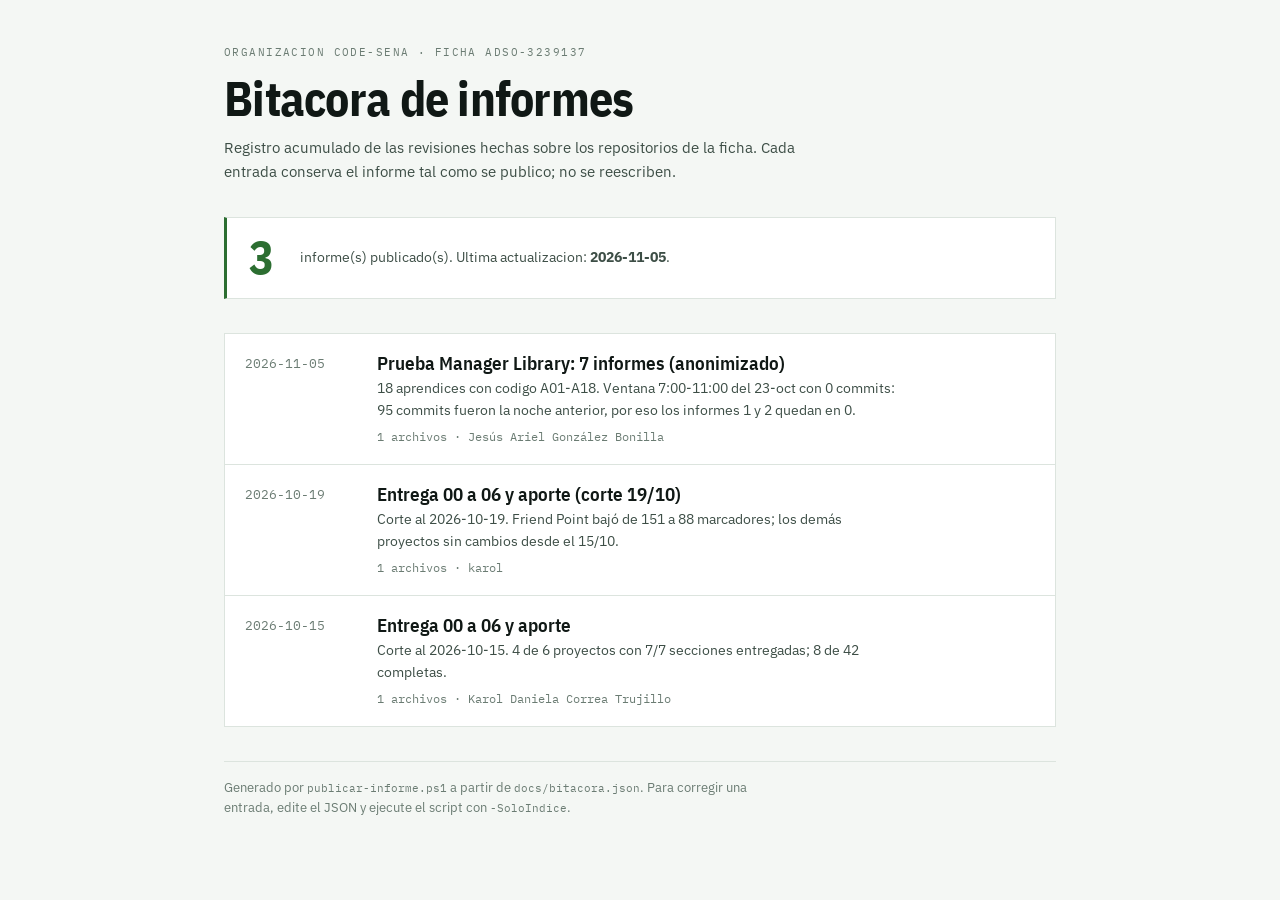
<file: docs/index.html>
<!doctype html>
<html lang="es">
<head>
<meta charset="utf-8">
<meta name="viewport" content="width=device-width, initial-scale=1">
<meta name="robots" content="noindex, nofollow">
<title>Bitacora de informes &middot; ADSO-3239137</title>
<link rel="preconnect" href="https://fonts.googleapis.com">
<link rel="preconnect" href="https://fonts.gstatic.com" crossorigin>
<link rel="stylesheet" href="https://fonts.googleapis.com/css2?family=IBM+Plex+Mono:wght@400;500;600&family=IBM+Plex+Sans+Condensed:wght@600;700&family=IBM+Plex+Sans:wght@400;500;600&display=swap">
<link rel="stylesheet" href="assets/style.css">
</head>
<body>
<div class="wrap">
  <header>
    <div class="eyebrow">Organizacion code-sena &middot; ficha ADSO-3239137</div>
    <h1>Bitacora de informes</h1>
    <p class="lede">Registro acumulado de las revisiones hechas sobre los repositorios de la ficha.
    Cada entrada conserva el informe tal como se publico; no se reescriben.</p>
  </header>

  <div class="resumenbox">
    <span class="big">3</span>
    <span class="cap">informe(s) publicado(s). Ultima actualizacion: <strong>2026-11-05</strong>.</span>
  </div>

  <ul class="lista">
    <li class="entrada">
      <div class="fecha"><time datetime="2026-11-05">2026-11-05</time></div>
      <div class="cuerpo">
        <a class="titulo" href="informes/2026-11-05-prueba-manager-library-7-informes/index.html">Prueba Manager Library: 7 informes (anonimizado)</a>
        <p class="resumen">18 aprendices con codigo A01-A18. Ventana 7:00-11:00 del 23-oct con 0 commits: 95 commits fueron la noche anterior, por eso los informes 1 y 2 quedan en 0.</p>
        <div class="meta">1 archivos &middot; Jes&#250;s Ariel Gonz&#225;lez Bonilla</div>
      </div>
    </li>
    <li class="entrada">
      <div class="fecha"><time datetime="2026-10-19">2026-10-19</time></div>
      <div class="cuerpo">
        <a class="titulo" href="informes/2026-10-19-entrega-00-06/index.html">Entrega 00 a 06 y aporte (corte 19/10)</a>
        <p class="resumen">Corte al 2026-10-19. Friend Point baj&#243; de 151 a 88 marcadores; los dem&#225;s proyectos sin cambios desde el 15/10.</p>
        <div class="meta">1 archivos &middot; karol</div>
      </div>
    </li>
    <li class="entrada">
      <div class="fecha"><time datetime="2026-10-15">2026-10-15</time></div>
      <div class="cuerpo">
        <a class="titulo" href="informes/2026-10-15-entrega-00-06/index.html">Entrega 00 a 06 y aporte</a>
        <p class="resumen">Corte al 2026-10-15. 4 de 6 proyectos con 7/7 secciones entregadas; 8 de 42 completas.</p>
        <div class="meta">1 archivos &middot; Karol Daniela Correa Trujillo</div>
      </div>
    </li>

  </ul>

  <footer>
    <p>Generado por <code>publicar-informe.ps1</code> a partir de <code>docs/bitacora.json</code>.
    Para corregir una entrada, edite el JSON y ejecute el script con <code>-SoloIndice</code>.</p>
  </footer>
</div>
</body>
</html>
</file>
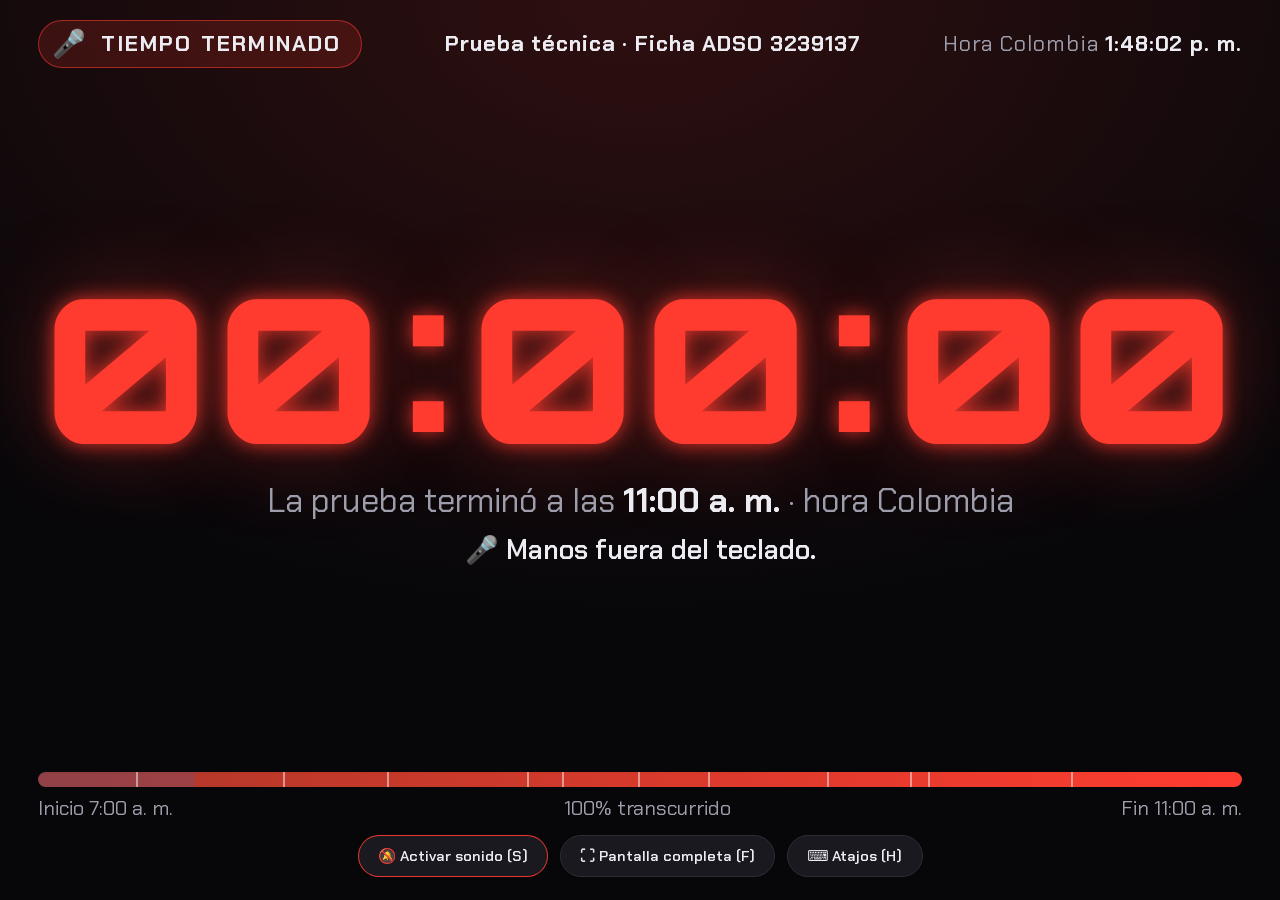
<file: docs/reloj/index.html>
<!doctype html>
<html lang="es">
<head>
<meta charset="utf-8">
<meta name="viewport" content="width=device-width,initial-scale=1">
<title>Reloj de escenas ADSO 3239137</title>
<link rel="stylesheet" href="https://fonts.googleapis.com/css2?family=Orbitron:wght@700;900&family=Chakra+Petch:wght@400;600;700&family=Anton&display=swap">
<style>
/* Reloj de escenas: la jornada tiene fases con su propio color, ritmo y sonido; en el camino aparecen mensajes, preguntas, alertas, suspenso y videos. */
:root {
  --fondo: #07070a;
  --fondo-alto: #1a1a22;
  --linea: #2c2c35;
  --texto: #ececf2;
  --suave: #9d9dab;
  --led: 141, 146, 156;               /* r, g, b de la fase actual */
  --f-led: "Orbitron", "Segoe UI", system-ui, monospace;
  --f-ui: "Chakra Petch", "Segoe UI", system-ui, sans-serif;
  color-scheme: dark;
}
* { box-sizing: border-box; }
html, body { height: 100%; margin: 0; }
body { background: var(--fondo); color: var(--texto); font-family: var(--f-ui); overflow: hidden; }

.reloj[data-fase="espera"]       { --led: 141, 146, 156; }
.reloj[data-fase="lectura"]      { --led: 56, 189, 248; }
.reloj[data-fase="construccion"] { --led: 255, 122, 26; }
.reloj[data-fase="integracion"]  { --led: 250, 204, 21; }
.reloj[data-fase="cierre"]       { --led: 255, 59, 48; }
.reloj[data-fase="fin"]          { --led: 255, 59, 48; }

.reloj {
  position: relative; height: 100%; padding: 2.2vh 3vw 2.6vh;
  display: flex; flex-direction: column; justify-content: space-between; gap: 1.6vh;
  text-align: center; user-select: none; overflow: hidden;
  background: radial-gradient(120% 110% at 50% 0%, rgba(var(--led), .16) 0%, var(--fondo) 62%);
  transition: background 1.2s;
}
.reloj.oculto { cursor: none; }

/* Cabecera */
.cab { display: flex; justify-content: space-between; align-items: center; gap: 2vw; font-size: clamp(16px, 1.7vw, 44px); color: var(--suave); letter-spacing: .04em; }
.chip { display: inline-flex; align-items: center; gap: .55em; padding: .25em .9em .25em .6em; border-radius: 99px; color: var(--texto); font-weight: 700;
  background: rgba(var(--led), .16); border: 1px solid rgba(var(--led), .55); text-transform: uppercase; letter-spacing: .1em; }
.chip .em { font-size: 1.25em; }
.titulo { font-weight: 700; color: var(--texto); }
.hora b { color: var(--texto); font-variant-numeric: tabular-nums; }

/* Dígitos */
.centro { flex: 1; min-height: 0; display: flex; flex-direction: column; justify-content: center; gap: 1.2vh; }
.dig { font-family: var(--f-led); font-weight: 900; line-height: 1; white-space: nowrap; font-size: 12vw; color: rgb(var(--led));
  text-shadow: 0 0 .1em rgba(var(--led), .85), 0 0 .45em rgba(var(--led), .35); transition: color .8s, text-shadow .8s; }
.dig span { display: inline-block; width: .86em; text-align: center; }
.dig span.c { width: .4em; transform: translateY(-.06em); }
.reloj[data-fase="cierre"] .dig { animation: pulso 1s ease-in-out infinite; }
.reloj[data-fase="fin"] .dig { animation: parpadeo 1.1s steps(2, start) infinite; }
.reloj.glitch .dig { animation: glitch .22s steps(2, end) infinite; }
.sub { font-size: clamp(18px, 2.6vw, 66px); color: var(--suave); }
.sub b { color: var(--texto); font-weight: 700; }
.ticker { min-height: 1.5em; font-size: clamp(16px, 2.1vw, 54px); color: var(--texto); font-weight: 600; opacity: 0; transition: opacity .6s; }
.ticker.on { opacity: 1; }

/* Barra con fases y marcadores */
.jornada { width: 100%; max-width: 1700px; margin-inline: auto; display: grid; gap: .9vh; }
.barra { position: relative; height: clamp(10px, 1.2vw, 28px); border-radius: 99px; overflow: hidden; background: var(--fondo-alto); box-shadow: inset 0 1px 2px #000a; }
.seg { position: absolute; top: 0; bottom: 0; opacity: .28; }
.relleno { position: absolute; left: 0; top: 0; bottom: 0; width: 0; border-radius: inherit; background: linear-gradient(90deg, rgba(var(--led), .5), rgb(var(--led))); box-shadow: 0 0 16px rgba(var(--led), .8); transition: width 1s linear; }
.marca { position: absolute; top: 0; bottom: 0; width: 2px; background: #fff7; }
.pie { display: flex; justify-content: space-between; gap: 12px; font-size: clamp(14px, 1.6vw, 38px); color: var(--suave); font-variant-numeric: tabular-nums; }

/* Controles */
.ctrl { display: flex; gap: 12px; justify-content: center; flex-wrap: wrap; transition: opacity .4s; }
.reloj.oculto .ctrl { opacity: 0; pointer-events: none; }
button { font: 600 clamp(14px, 1.15vw, 20px) var(--f-ui); color: var(--texto); background: #19191f; border: 1px solid var(--linea); border-radius: 99px; padding: .65em 1.3em; cursor: pointer; }
button:hover { background: var(--fondo-alto); }
button:focus-visible { outline: 2px solid rgb(var(--led)); outline-offset: 3px; }
button.son:not(.on) { border-color: rgba(var(--led), .9); animation: llamado 1.8s ease-in-out infinite; }

/* Emojis que suben */
.flota { position: absolute; bottom: -12vh; font-size: clamp(28px, 4.2vw, 96px); pointer-events: none; opacity: 0; z-index: 1; animation: sube var(--dur, 9s) linear forwards; filter: drop-shadow(0 0 12px rgba(var(--led), .6)); }

/* Destello */
.destello { position: fixed; inset: 0; pointer-events: none; opacity: 0; z-index: 5; background: radial-gradient(ellipse at center, rgba(255, 30, 20, 0) 40%, rgba(255, 30, 20, .55) 100%); }

/* Superposiciones */
.ov { position: absolute; inset: 0; z-index: 10; display: none; align-items: center; justify-content: center; flex-direction: column; gap: 3vh; padding: 5vh 6vw; text-align: center; }
.ov.on { display: flex; animation: entra .35s ease-out; }
.ov .grande { font-size: clamp(60px, 14vw, 340px); line-height: 1; }
.ov .texto { font-size: clamp(26px, 4.4vw, 120px); font-weight: 700; line-height: 1.12; max-width: 24ch; text-wrap: balance; }
.ov .etq { font-size: clamp(14px, 1.7vw, 40px); letter-spacing: .24em; text-transform: uppercase; color: var(--suave); }
.ov[data-tipo="pregunta"] { background: radial-gradient(90% 90% at 50% 40%, #1b1030f2, #08060cf5); }
.ov[data-tipo="pregunta"] .grande { color: #c084fc; text-shadow: 0 0 .3em #c084fc99; }
.ov[data-tipo="alerta"] { background: rgba(120, 8, 8, .93); animation: entra .2s ease-out, titila .7s steps(2, start) infinite; }
.ov[data-tipo="suspenso"] { background: #000; }
.ov[data-tipo="suspenso"] .grande { animation: ojo 1.6s ease-in-out infinite; }
.ov[data-tipo="suspenso"] .texto { color: #cfd2da; font-weight: 600; font-size: clamp(22px, 3.4vw, 90px); }
.ov[data-tipo="mensaje"] { inset: auto 0 11vh 0; background: linear-gradient(0deg, #000d, #0000); padding: 6vh 6vw 2vh; justify-content: flex-end; }
.ov[data-tipo="mensaje"] .grande { display: none; }
.ov[data-tipo="mensaje"] .texto { font-size: clamp(22px, 3.4vw, 90px); max-width: 40ch; color: #fff; }
.ov[data-tipo="video"] { background: #000; padding: 2vh 2vw; }
.ov video, .ov iframe { width: 100%; height: 100%; max-height: 92vh; border: 0; background: #000; border-radius: 1vw; }
.ov .minireloj { position: absolute; top: 2vh; right: 2.5vw; font-family: var(--f-led); font-weight: 900; font-size: clamp(22px, 3vw, 80px); color: rgb(var(--led)); text-shadow: 0 0 .3em rgba(var(--led), .7); z-index: 2; }
.anillo { width: clamp(90px, 11vw, 260px); height: clamp(90px, 11vw, 260px); }
.anillo circle { fill: none; stroke-width: 7; }
.anillo .fondo { stroke: #fff2; }
.anillo .avance { stroke: #c084fc; stroke-linecap: round; transform: rotate(-90deg); transform-origin: 50% 50%; }
.anillo text { fill: #fff; font: 700 30px var(--f-led); text-anchor: middle; dominant-baseline: central; }

/* Gags */
.ov[data-tipo="gag"] { background: radial-gradient(90% 90% at 50% 40%, #14141c, #050508); }
.term { width: min(88vw, 1500px); min-height: 48vh; background: #0a0f0c; border: 1px solid #1f3a28; border-radius: 1vw; padding: 2.4vw; text-align: left; font: 600 clamp(16px, 2.3vw, 58px)/1.55 "Cascadia Mono", "JetBrains Mono", Consolas, monospace; color: #7cff9b; white-space: pre-wrap; box-shadow: 0 0 70px #1aff6a22; }
.term .rojo { color: #ff6b6b; } .term .gris { color: #8fa3ad; }
.term .cur::after { content: "▍"; animation: parpadeo .7s steps(2, start) infinite; }
.carga { width: min(78vw, 1400px); height: clamp(18px, 3vw, 70px); border-radius: 99px; background: #1e1e26; overflow: hidden; border: 2px solid #3a3a46; }
.carga div { height: 100%; width: 0; background: linear-gradient(90deg, #22c55e, #a3e635); transition: width .15s linear, background .4s; }
.toasts { display: flex; flex-direction: column; gap: 1.2vw; width: min(82vw, 1600px); }
.toast { background: #15151c; border: 1px solid #333; border-left: .7vw solid #f59e0b; border-radius: 1vw; padding: 1.1vw 1.8vw; text-align: left; font-size: clamp(18px, 2.7vw, 68px); font-weight: 700; animation: desliza .45s ease-out; }
.meme { position: relative; width: min(72vw, 118vh); aspect-ratio: 1 / 1; max-height: 86vh; border-radius: 1.2vw; display: flex; align-items: center; justify-content: center; background: radial-gradient(circle at 50% 42%, #2e2e40, #0c0c14); overflow: hidden; animation: tiembla 4s ease-in-out infinite; }
.meme .emj { font-size: min(34vw, 50vh); filter: drop-shadow(0 0 30px rgba(255, 255, 255, .15)); }
.meme .top, .meme .bot { position: absolute; left: 3%; right: 3%; text-align: center; font: 400 clamp(26px, 5.6vw, 140px)/1.02 Anton, Impact, "Arial Narrow", sans-serif; color: #fff; text-transform: uppercase; -webkit-text-stroke: .16vw #000; paint-order: stroke fill; text-shadow: 0 .3vw 0 #000; }
.meme .top { top: 3%; } .meme .bot { bottom: 3%; }
.meme img { position: absolute; inset: 0; width: 100%; height: 100%; object-fit: cover; }

/* Ayuda */
.ayuda { position: absolute; z-index: 20; right: 2vw; bottom: 2vh; background: #000d; border: 1px solid var(--linea); border-radius: 14px; padding: 1.4em 1.8em; text-align: left; font-size: clamp(14px, 1.3vw, 24px); line-height: 1.7; display: none; }
.ayuda.on { display: block; }
.ayuda kbd { display: inline-block; min-width: 1.8em; text-align: center; padding: 0 .4em; margin-right: .6em; border: 1px solid #555; border-radius: 6px; background: #1b1b22; font: 700 .9em var(--f-ui); }

@keyframes pulso { 50% { text-shadow: 0 0 .16em rgba(var(--led), 1), 0 0 .7em rgba(var(--led), .55); } }
@keyframes parpadeo { to { opacity: .25; } }
@keyframes llamado { 50% { box-shadow: 0 0 0 6px rgba(var(--led), .2); } }
@keyframes sube { 0% { opacity: 0; transform: translateY(0) rotate(-8deg); } 10% { opacity: .95; } 85% { opacity: .9; } 100% { opacity: 0; transform: translateY(-118vh) rotate(10deg); } }
@keyframes desliza { from { transform: translateX(30vw); opacity: 0; } to { transform: none; opacity: 1; } }
@keyframes tiembla { 0%, 100% { transform: rotate(-1deg) scale(1); } 50% { transform: rotate(1deg) scale(1.03); } }
@keyframes entra { from { opacity: 0; transform: scale(1.04); } to { opacity: 1; transform: none; } }
@keyframes titila { 50% { background: rgba(190, 20, 20, .96); } }
@keyframes ojo { 0%, 100% { transform: scale(1); opacity: .8; } 50% { transform: scale(1.12); opacity: 1; } }
@keyframes glitch { 0% { transform: translate(0); text-shadow: 3px 0 #f0f8, -3px 0 #0ff8; } 50% { transform: translate(-.5%, .6%) skewX(-3deg); opacity: .55; } 100% { transform: translate(.6%, -.4%); text-shadow: -3px 0 #f0f8, 3px 0 #0ff8; } }
@media (prefers-reduced-motion: reduce) { *, *::before, *::after { animation: none !important; transition: none !important; } .flota { display: none; } }
</style>
</head>
<body>
<main class="reloj" id="reloj" data-fase="espera">
  <div class="destello" aria-hidden="true"></div>

  <header class="cab">
    <span class="chip"><span class="em">😴</span><span class="fase">En espera</span></span>
    <span class="titulo">Prueba técnica · Ficha ADSO 3239137</span>
    <span class="hora">Hora Colombia <b>--:--:--</b></span>
  </header>

  <section class="centro">
    <div class="dig" aria-label="Tiempo restante"><span>0</span><span>0</span><span class="c">:</span><span>0</span><span>0</span><span class="c">:</span><span>0</span><span>0</span></div>
    <div class="sub"></div>
    <div class="ticker" aria-live="polite"></div>
  </section>

  <section class="jornada">
    <div class="barra"><div class="relleno"></div></div>
    <div class="pie"><span class="ini"></span><span class="pct">0% transcurrido</span><span class="fin"></span></div>
  </section>

  <div class="ctrl">
    <button class="son" id="btn-sonido">🔕 Activar sonido (S)</button>
    <button id="btn-pantalla">⛶ Pantalla completa (F)</button>
    <button id="btn-ayuda">⌨ Atajos (H)</button>
  </div>

  <div class="ov" id="ov"></div>
  <aside class="ayuda" id="ayuda">
    <div><kbd>F</kbd>Pantalla completa</div>
    <div><kbd>S</kbd>Sonido</div>
    <div><kbd>1</kbd>Alerta ahora</div>
    <div><kbd>2</kbd>Pregunta al azar</div>
    <div><kbd>3</kbd>Suspenso</div>
    <div><kbd>4</kbd>Mensaje</div>
    <div><kbd>5</kbd>Siguiente video</div>
    <div><kbd>6</kbd>Sorpresa al azar</div>
    <div><kbd>7</kbd>Meme</div>
    <div><kbd>8</kbd>Falsa alarma</div>
    <div><kbd>Esc</kbd>Cerrar lo que esté en pantalla</div>
    <div><kbd>H</kbd>Mostrar u ocultar esta ayuda</div>
  </aside>
</main>

<script>
(function () {
  "use strict";
  // =====================================================================================
  //  CONFIGURACIÓN — todo lo que se puede tocar está aquí arriba
  // =====================================================================================
  const params = new URLSearchParams(location.search);
  const hm = (v, def) => { const m = /^(\d{1,2}):(\d{2})$/.exec(v || ""); return m ? [+m[1], +m[2]] : def; };
  const INICIO = hm(params.get("inicio"), [7, 0]);      // hora Colombia
  const FIN = hm(params.get("fin"), [11, 0]);            // hora Colombia
  const DEMO = parseFloat(params.get("demo")) || 0;      // ?demo=3  → toda la jornada comprimida en 3 minutos
  const NOMINAL = 345 * 60;                              // 9:15 a 15:00 en segundos; los minutos de abajo se miden sobre esto

  // Fases: la de lectura dura los primeros 45 min; integración las últimas 60 min; cierre los últimos 15 min.
  const LECTURA_MIN = 45;

  // Ritmo de cada fase: tic por segundo, volumen, y cada cuántos segundos cae el golpe grave.
  const RITMO = {
    lectura:      { tics: 1, vol: 0.12, golpe: 60, fuerza: 0.45 },
    construccion: { tics: 1, vol: 0.24, golpe: 20, fuerza: 0.65 },
    integracion:  { tics: 2, vol: 0.34, golpe: 10, fuerza: 0.85 },
  };

  const FASES = {
    espera:       { em: "😴", nombre: "En espera",              flota: ["💤", "⌛"], cada: 7000 },
    lectura:      { em: "📖", nombre: "Lectura del spec",       flota: ["📖", "🧭", "🔍", "☕", "📚"], cada: 6000 },
    construccion: { em: "🔨", nombre: "Construcción",           flota: ["💻", "🔨", "⚙️", "🧪", "☕", "🚧"], cada: 3800 },
    integracion:  { em: "🔧", nombre: "Integración y commits",  flota: ["🔧", "🔗", "📦", "🔥", "👀", "⏳"], cada: 2400 },
    cierre:       { em: "🔥", nombre: "Cierre",                 flota: ["🔥", "⏰", "😬", "🚨", "💥", "🫣"], cada: 1100 },
    fin:          { em: "🎤", nombre: "Tiempo terminado",       flota: ["🎤", "👏", "🎉", "🏁"], cada: 700 },
  };

  // Frases cortas que rotan debajo del reloj según la fase.
  const FRASES = {
    espera: ["😴 Todavía no empieza. Abran el repo docs.", "🧭 Primero lean, después escriban."],
    lectura: ["🧭 El orden: constitution → spec → plan → data-model → api-contract.", "📖 ¿Ya leyeron la constitución completa?", "🔍 Cada historia tiene criterios de aceptación: ahí está el examen.", "🧠 Entender el spec vale más que escribir rápido."],
    construccion: ["🔨 Construir desde el spec, no de memoria.", "🧪 Una tarea con evidencia vale más que tres a medias.", "💾 Commits pequeños y seguidos.", "🧱 Dominio primero, framework después.", "🤝 Dudas: se preguntan al spec antes que al compañero."],
    integracion: ["🔗 ¿Frontend y API ya se hablan de verdad?", "📦 Lo que no está en GitHub no existe.", "🎬 Piensen qué van a mostrar en la feria.", "🧹 No dejen secretos ni .env en el repo."],
    cierre: ["🔥 Push ahora. Después se arregla.", "😬 Último tramo: nada nuevo, solo cerrar.", "🚨 Lo que no está subido no se presenta."],
    fin: ["🎤 Manos fuera del teclado.", "👏 A la feria de presentación."],
  };

  // Preguntas que aparecen a pantalla completa; se contestan en voz alta, no se escriben.
  const PREGUNTAS = {
    lectura: ["¿Ya clonaron o hicieron fork del repo docs?", "¿Quién puede explicar qué hace el CHECK de ejemplares disponibles?", "¿Cuántos libros puede tener sin devolver un socio?"],
    construccion: ["¿Su último commit tiene menos de 30 minutos?", "¿Su API ya responde /health?", "¿Están construyendo desde el spec o de memoria?", "¿Qué pasa si prestan el último ejemplar dos veces a la vez?"],
    integracion: ["¿Todo lo importante ya está en GitHub?", "¿El frontend ya habla con la API de verdad?", "¿Qué van a mostrar primero en la feria?"],
    cierre: ["¿Ya hicieron push?", "Si se va la luz ahora, ¿qué se pierde?"],
  };

  // Cosas de suspenso: la pantalla se apaga, late un corazón y aparece un mensaje.
  const SUSPENSOS = [
    "Se está revisando el historial de commits…",
    "Alguien está comparando lo hecho con el spec…",
    "Auditoría sorpresa en marcha. ¿Lo que dicen que hicieron está en GitHub?",
  ];

  const BROMAS = true;       // false apaga la falsa alarma

  // Memes originales (emoji + texto arriba y abajo). Para usar una imagen o un gif tuyo: { tipo: "imagen", src: "memes/mi-meme.jpg", top: "…", bot: "…" }
  const MEMES = [
    { em: "😅", top: "Mi código a las 10:55 a. m.", bot: "«Esto compila… creo»" },
    { em: "🤡", top: "«Lo leo después»", bot: "El spec tenía la respuesta" },
    { em: "🪦", top: "Aquí yace el .env", bot: "Subido a un repo público" },
    { em: "🫠", top: "«Solo falta el frontend»", bot: "Son las 10:40" },
    { em: "🧠", top: "Spec leído antes de codear", bot: "Cero reescrituras" },
    { em: "🥲", top: "Mi último commit", bot: "«cambios»" },
    { em: "🧯", top: "Ejemplares disponibles: -1", bot: "El CHECK de la base: «no»" },
    { em: "🦥", top: "Commit cada 3 horas", bot: "Y el último dice «wip»" },
  ];
  const TOASTS = [
    "🔔 Tu compañero: «yo no toqué nada»", "⚠️ Conflicto de merge en 14 archivos", "🔥 node_modules subido al repo (212 MB)",
    "😬 Un .env en el commit: toca rotar claves", "✅ Tests: 0 pasados, 0 fallidos (no hay tests)", "📦 vendor/ ya tiene 48 000 archivos",
    "🧟 Tu rama lleva 3 días sin sincronizar", "📡 La API responde 500… era el puerto",
  ];
  const GAGS = ["carga99", "terminal", "toasts", "meme", "cafe"];

  // Línea de tiempo (minutos desde el inicio, sobre 345 min). tipo: mensaje | pregunta | suspenso | alerta | video
  const EVENTOS = [
    { min: 0,   tipo: "mensaje",  em: "🚀", texto: "¡Arrancamos! Abran el repo docs y lean antes de escribir." },
    { min: 6,   tipo: "pregunta", fase: "lectura" },
    { min: 25,  tipo: "mensaje",  em: "🧭", texto: "Pista: la constitución se verifica; si la viola el código, se rechaza." },
    { min: LECTURA_MIN, tipo: "mensaje", em: "🔨", texto: "Se acabó la lectura. Ahora se construye." },
    { min: 70,  tipo: "suspenso", texto: SUSPENSOS[0] },
    { min: 95,  tipo: "pregunta", fase: "construccion" },
    // Videos de YouTube (se incrustan; necesitan internet). yt = id del video, desde/dur = segundos. Todos verificados con el oEmbed de YouTube.
    { min: 28,  tipo: "video", yt: "g8ICfnTHkzU", desde: 0, dur: 40, titulo: "Yo en el examen de programación" },
    { min: 100, tipo: "video", yt: "2NbN9sqg7TM", desde: 0, dur: 35, titulo: "3 horas buscando el bug" },
    { min: 140, tipo: "video", yt: "LLqxKnGxYGA", desde: 0, dur: 35, titulo: "Cuando subes el .env a GitHub" },
    { min: 192, tipo: "video", yt: "L9yHnbdKdLw", desde: 0, dur: 45, titulo: "Jefe vs programador en fecha de entrega" },
    { min: 226, tipo: "video", yt: "f7OrecEJRcE", desde: 0, dur: 35, titulo: "Deploy sin probar" },
    { min: 250, tipo: "video", yt: "HBHPIkbMfIw", desde: 0, dur: 40, titulo: "git push vs git push --force" },
    { min: 296, tipo: "video", yt: "Q0t93uIbQy0", desde: 0, dur: 40, titulo: "Cuando el código no funciona después de 4 horas" },
    // Un archivo tuyo en vez de YouTube:  { min: 120, tipo: "video", src: "videos/clip-1.mp4", desde: 0, dur: 45, titulo: "Mi clip" },
    { min: 150, tipo: "suspenso", texto: SUSPENSOS[1] },
    { min: 172, tipo: "alerta",   em: "⏱️", texto: "Mitad del tiempo" },
    { min: 200, tipo: "pregunta", fase: "construccion" },
    { min: 235, tipo: "mensaje",  em: "☕", texto: "Respiren un minuto. Después, a lo que falta." },
    { min: 255, tipo: "suspenso", texto: SUSPENSOS[2] },
    { min: 287, tipo: "pregunta", fase: "integracion" },
    { min: 318, tipo: "pregunta", fase: "integracion" },
    { min: 333, tipo: "pregunta", fase: "cierre" },
    // Escenas de humor y sorpresas
    { min: 12,  tipo: "gag", id: "meme" },
    { min: 85,  tipo: "gag", id: "terminal" },
    { min: 112, tipo: "gag", id: "meme" },
    { min: 132, tipo: "gag", id: "carga99" },
    { min: 165, tipo: "gag", id: "cafe" },
    { min: 181, tipo: "gag", id: "fakefin" },
    { min: 215, tipo: "gag", id: "toasts" },
    { min: 232, tipo: "gag", id: "meme" },
    { min: 270, tipo: "gag", id: "carga99" },
    { min: 302, tipo: "gag", id: "meme" },
    { min: 326, tipo: "gag", id: "meme" },
  ];

  // Avisos por tiempo restante (segundos sobre la jornada de 345 min): alarma, voz y banner.
  const AVISOS = {
    18000: ["Quedan cinco horas.", "⏳"], 14400: ["Quedan cuatro horas.", "⏳"], 10800: ["Quedan tres horas.", "⏳"],
    7200: ["Quedan dos horas.", "⏳"], 3600: ["Atención. Queda una hora.", "🔔"], 1800: ["Quedan treinta minutos.", "🚨"],
    900: ["Quedan quince minutos.", "🚨"], 600: ["Quedan diez minutos.", "🚨"], 300: ["Quedan cinco minutos.", "🔥"],
    120: ["Quedan dos minutos.", "🔥"], 60: ["Último minuto.", "💥"],
  };

  // =====================================================================================
  //  TIEMPO
  // =====================================================================================
  const DESFASE = -5 * 3600e3;                            // Colombia: siempre UTC−5
  const hoyColombiaA = ([h, m]) => { const c = new Date(Date.now() + DESFASE); return Date.UTC(c.getUTCFullYear(), c.getUTCMonth(), c.getUTCDate(), h, m) - DESFASE; };
  let inicioMs = hoyColombiaA(INICIO), finMs = hoyColombiaA(FIN);
  if (DEMO) { inicioMs = Date.now() + 4000; finMs = inicioMs + DEMO * 60e3; }
  const D = (finMs - inicioMs) / 1000;                   // duración real en segundos
  const K = D / NOMINAL;                                 // escala (1 en la jornada normal)
  const S = (seg) => seg * K;

  const root = document.getElementById("reloj");
  const $ = (s) => root.querySelector(s);
  const fmtCorta = new Intl.DateTimeFormat("es-CO", { timeZone: "America/Bogota", hour: "numeric", minute: "2-digit", hour12: true });
  const fmtHora = new Intl.DateTimeFormat("es-CO", { timeZone: "America/Bogota", hour: "numeric", minute: "2-digit", second: "2-digit", hour12: true });
  const etqInicio = fmtCorta.format(inicioMs), etqFin = fmtCorta.format(finMs);
  $(".ini").textContent = "Inicio " + etqInicio;
  $(".fin").textContent = "Fin " + etqFin;
  const celdas = [...root.querySelectorAll(".dig span:not(.c)")];
  const dos = (n) => String(n).padStart(2, "0");

  // Fases y marcadores dibujados en la barra
  const barra = $(".barra");
  const tramos = [["lectura", 0, S(LECTURA_MIN * 60)], ["construccion", S(LECTURA_MIN * 60), D - S(3600)], ["integracion", D - S(3600), D - S(900)], ["cierre", D - S(900), D]];
  tramos.forEach(([f, a, b]) => {
    const e = document.createElement("div"); e.className = "seg";
    e.style.cssText = "left:" + (a / D * 100) + "%;width:" + ((b - a) / D * 100) + "%;background:rgb(" + { lectura: "56,189,248", construccion: "255,122,26", integracion: "250,204,21", cierre: "255,59,48" }[f] + ")";
    barra.prepend(e);
  });
  EVENTOS.forEach((ev) => { if (["alerta", "suspenso", "video"].includes(ev.tipo)) { const m = document.createElement("div"); m.className = "marca"; m.style.left = (S(ev.min * 60) / D * 100) + "%"; barra.appendChild(m); } });

  function faseDe(t, rest) {
    const trans = (t - inicioMs) / 1000;
    if (t < inicioMs) return "espera";
    if (rest <= 0) return "fin";
    if (rest <= S(900)) return "cierre";
    if (rest <= S(3600)) return "integracion";
    if (trans < S(LECTURA_MIN * 60)) return "lectura";
    return "construccion";
  }

  // =====================================================================================
  //  SONIDO
  // =====================================================================================
  let ctx = null, salida = null, sala = null, ruido = null, sonidoOn = false, tac = 0, voz = null;

  function prepararAudio() {
    ctx = new (window.AudioContext || window.webkitAudioContext)();
    const comp = ctx.createDynamicsCompressor(); comp.threshold.value = -12; comp.ratio.value = 4; comp.connect(ctx.destination);
    salida = ctx.createGain(); salida.gain.value = 0.9; salida.connect(comp);
    sala = ctx.createConvolver();
    const n = Math.floor(ctx.sampleRate * 2.5), ir = ctx.createBuffer(2, n, ctx.sampleRate);
    for (let c = 0; c < 2; c++) { const d = ir.getChannelData(c); for (let i = 0; i < n; i++) d[i] = (Math.random() * 2 - 1) * Math.pow(1 - i / n, 3); }
    sala.buffer = ir;
    const humedo = ctx.createGain(); humedo.gain.value = 0.35; sala.connect(humedo); humedo.connect(salida);
    ruido = ctx.createBuffer(1, Math.floor(ctx.sampleRate * 0.06), ctx.sampleRate);
    const r = ruido.getChannelData(0); for (let i = 0; i < r.length; i++) r[i] = Math.random() * 2 - 1;
  }
  const envolvente = (g, t, pico, caida) => { g.gain.setValueAtTime(0.0001, t); g.gain.exponentialRampToValueAtTime(pico, t + 0.005); g.gain.exponentialRampToValueAtTime(0.0001, t + caida); };
  function osc(tipo, f, t, dur, destino) { const o = ctx.createOscillator(); o.type = tipo; o.frequency.setValueAtTime(f, t); o.connect(destino); o.start(t); o.stop(t + dur + 0.05); return o; }
  const sonar = (fn) => { if (sonidoOn && ctx && ctx.state === "running") fn(); };

  function tic(t, vol) {
    const agudo = tac++ % 2 === 0;
    const src = ctx.createBufferSource(); src.buffer = ruido;
    const bp = ctx.createBiquadFilter(); bp.type = "bandpass"; bp.frequency.value = agudo ? 3400 : 2500; bp.Q.value = 6;
    const g = ctx.createGain(); envolvente(g, t, vol, 0.045); src.connect(bp); bp.connect(g); g.connect(salida); src.start(t); src.stop(t + 0.06);
    const g2 = ctx.createGain(); envolvente(g2, t, vol * 0.6, 0.03); g2.connect(salida); osc("triangle", agudo ? 1900 : 1400, t, 0.04, g2);
  }
  function latido(t, vol) { [0, 0.2].forEach((d, i) => { const g = ctx.createGain(); envolvente(g, t + d, vol * (i ? 0.7 : 1), 0.25); g.connect(salida); osc("sine", 70, t + d, 0.3, g).frequency.exponentialRampToValueAtTime(38, t + d + 0.22); }); }
  function golpe(fuerza) {
    const t = ctx.currentTime + 0.01;
    const g = ctx.createGain(); envolvente(g, t, 0.95 * fuerza, 1.3); g.connect(salida);
    osc("sine", 120, t, 1.4, g).frequency.exponentialRampToValueAtTime(36, t + 0.7);
    [329.63, 349.23, 466.16].forEach((f) => {
      const lp = ctx.createBiquadFilter(); lp.type = "lowpass"; lp.frequency.setValueAtTime(2600, t); lp.frequency.exponentialRampToValueAtTime(260, t + 0.9);
      const gs = ctx.createGain(); envolvente(gs, t, 0.11 * fuerza, 1.0); lp.connect(gs); gs.connect(salida); gs.connect(sala); osc("sawtooth", f, t, 1.05, lp);
    });
    destello(fuerza);
  }
  function bip(t, f, vol, dur) {
    const g = ctx.createGain(); g.gain.setValueAtTime(0.0001, t); g.gain.exponentialRampToValueAtTime(vol, t + 0.004); g.gain.setValueAtTime(vol, t + dur); g.gain.exponentialRampToValueAtTime(0.0001, t + dur + 0.03);
    const lp = ctx.createBiquadFilter(); lp.type = "lowpass"; lp.frequency.value = 4000; lp.connect(g); g.connect(salida); osc("square", f, t, dur + 0.03, lp);
  }
  function alarma() { const t = ctx.currentTime + 0.01; for (let k = 0; k < 3; k++) for (let j = 0; j < 4; j++) bip(t + k * 0.75 + j * 0.15, j % 2 ? 1175 : 880, 0.22, 0.11); destello(1); }
  // Sirena: sube y baja entre dos tonos, tres vueltas.
  function sirena() {
    const t = ctx.currentTime + 0.01, g = ctx.createGain(); g.gain.setValueAtTime(0.0001, t); g.gain.exponentialRampToValueAtTime(0.2, t + 0.05); g.gain.setValueAtTime(0.2, t + 3.3); g.gain.exponentialRampToValueAtTime(0.0001, t + 3.6);
    const lp = ctx.createBiquadFilter(); lp.type = "lowpass"; lp.frequency.value = 2400; lp.connect(g); g.connect(salida);
    const o = osc("sawtooth", 600, t, 3.6, lp);
    for (let k = 0; k < 3; k++) { o.frequency.linearRampToValueAtTime(1100, t + k * 1.1 + 0.55); o.frequency.linearRampToValueAtTime(600, t + k * 1.1 + 1.1); }
    destello(1);
  }
  // Pregunta: tres notas que suben, como un sonar.
  function sonarPregunta() { const t = ctx.currentTime + 0.01; [523.25, 659.25, 880].forEach((f, i) => { const g = ctx.createGain(); envolvente(g, t + i * 0.22, 0.22, 0.9); g.connect(salida); g.connect(sala); osc("sine", f, t + i * 0.22, 1, g); }); }
  // Mensaje: campanita corta.
  function campanita() { const t = ctx.currentTime + 0.01; [988, 1319].forEach((f, i) => { const g = ctx.createGain(); envolvente(g, t + i * 0.12, 0.16, 0.7); g.connect(salida); g.connect(sala); osc("sine", f, t + i * 0.12, 0.8, g); }); }
  // Suspenso: zumbido grave que crece más latidos que se aceleran.
  function suspensoSonido(seg) {
    const t = ctx.currentTime + 0.01;
    const g = ctx.createGain(); g.gain.setValueAtTime(0.0001, t); g.gain.exponentialRampToValueAtTime(0.16, t + seg * 0.9); g.gain.exponentialRampToValueAtTime(0.0001, t + seg + 0.4); g.connect(salida);
    const lp = ctx.createBiquadFilter(); lp.type = "lowpass"; lp.frequency.setValueAtTime(220, t); lp.frequency.exponentialRampToValueAtTime(900, t + seg); lp.connect(g);
    [55, 58.3].forEach((f) => osc("sawtooth", f, t, seg + 0.5, lp));
    let at = 0, paso = 1.2; while (at < seg - 0.6) { latido(t + at, 0.55); at += paso; paso = Math.max(0.45, paso * 0.86); }
  }
  // Trombón triste: cuatro notas que bajan.
  function trombon() {
    const t = ctx.currentTime + 0.01;
    [[311.1, 0, 0.5], [293.7, 0.55, 0.5], [277.2, 1.1, 0.5], [261.6, 1.65, 1.3]].forEach(([f, d, dur], i) => {
      const g = ctx.createGain(); g.gain.setValueAtTime(0.0001, t + d); g.gain.exponentialRampToValueAtTime(0.2, t + d + 0.05); g.gain.exponentialRampToValueAtTime(0.0001, t + d + dur);
      const lp = ctx.createBiquadFilter(); lp.type = "lowpass"; lp.frequency.value = 900; lp.connect(g); g.connect(salida);
      const o = osc("sawtooth", f, t + d, dur, lp); if (i === 3) o.frequency.linearRampToValueAtTime(215, t + d + dur);
    });
  }
  function errorBuzz() { const t = ctx.currentTime + 0.01; [0, 0.22].forEach((d) => bip(t + d, 160, 0.25, 0.16)); }
  function chicharra() {
    const t = ctx.currentTime + 0.01;
    [110, 116.5, 55].forEach((f) => { const lp = ctx.createBiquadFilter(); lp.type = "lowpass"; lp.frequency.value = 1400; const g = ctx.createGain(); g.gain.setValueAtTime(0.0001, t); g.gain.exponentialRampToValueAtTime(0.28, t + 0.02); g.gain.setValueAtTime(0.28, t + 1.8); g.gain.exponentialRampToValueAtTime(0.0001, t + 2.1); lp.connect(g); g.connect(salida); osc("sawtooth", f, t, 2.2, lp); });
    destello(1);
  }
  function decir(texto) {
    if (!sonidoOn || !("speechSynthesis" in window)) return;
    try {
      if (!voz) voz = speechSynthesis.getVoices().find((v) => /^es([-_]|$)/i.test(v.lang)) || null;
      const u = new SpeechSynthesisUtterance(texto); u.lang = voz ? voz.lang : "es-CO"; if (voz) u.voice = voz; u.rate = 0.95; u.pitch = 0.8; u.volume = 1;
      speechSynthesis.cancel(); speechSynthesis.speak(u);
    } catch (e) { /* sin voz queda el sonido */ }
  }
  if ("speechSynthesis" in window) speechSynthesis.onvoiceschanged = () => { voz = null; };

  // Cada segundo, según la fase: el ritmo cambia de una fase a otra.
  function porSegundo(rest, fase) {
    const t = ctx.currentTime + 0.01;
    if (rest <= S(900) || fase === "cierre") {
      const golpes = rest <= S(60) ? 4 : 2, vol = rest <= S(300) ? 0.55 : 0.4;
      for (let i = 0; i < golpes; i++) tic(t + i / golpes, vol);
      if (rest <= S(300)) latido(t, rest <= S(60) ? 0.9 : 0.6);
      if (rest <= 10) bip(t, 1568, 0.32, 0.18); else if (rest <= S(60)) bip(t, 1046, 0.2, 0.08);
      return;
    }
    const r = RITMO[fase] || RITMO.construccion;
    for (let i = 0; i < r.tics; i++) tic(t + i / r.tics, r.vol);
  }

  // =====================================================================================
  //  EFECTOS EN PANTALLA
  // =====================================================================================
  const capa = $(".destello");
  const quieto = window.matchMedia("(prefers-reduced-motion: reduce)").matches;
  function destello(f) { if (quieto || !capa.animate) return; capa.animate([{ opacity: 0 }, { opacity: Math.min(1, f) }, { opacity: 0 }], { duration: 650, easing: "ease-out" }); }

  let faseActual = null, timerFlota = null;
  function flotar() {
    const cfg = FASES[faseActual]; if (!cfg || quieto || document.hidden) return;
    const e = document.createElement("div"); e.className = "flota";
    e.textContent = cfg.flota[Math.floor(Math.random() * cfg.flota.length)];
    e.style.left = (4 + Math.random() * 90) + "%"; e.style.setProperty("--dur", (7 + Math.random() * 4) + "s");
    root.appendChild(e); setTimeout(() => e.remove(), 12000);
  }
  function programarFlota() { clearInterval(timerFlota); timerFlota = setInterval(flotar, FASES[faseActual].cada); }

  const tk = $(".ticker"); let tkIdx = 0, tkTimer = null;
  function rotarFrase() {
    const lista = FRASES[faseActual] || []; if (!lista.length) return;
    tk.classList.remove("on");
    setTimeout(() => { tk.textContent = lista[tkIdx++ % lista.length]; tk.classList.add("on"); }, 600);
  }
  function programarFrases() { clearInterval(tkTimer); tkIdx = 0; rotarFrase(); tkTimer = setInterval(rotarFrase, 18000); }

  function cambiarFase(f) {
    const prev = faseActual; faseActual = f;
    root.dataset.fase = f;
    $(".chip .em").textContent = FASES[f].em; $(".chip .fase").textContent = FASES[f].nombre;
    programarFlota(); programarFrases();
    if (prev && prev !== "espera") { // cambio de ritmo: se nota en pantalla y en el sonido
      destello(0.6);
      sonar(() => { golpe(0.9); });
      if (!["fin"].includes(f)) mostrar({ tipo: "mensaje", em: FASES[f].em, texto: "Nueva fase: " + FASES[f].nombre }, 6000);
    }
  }

  // =====================================================================================
  //  SUPERPOSICIONES (cola de eventos)
  // =====================================================================================
  const ov = document.getElementById("ov");
  const cola = []; let activo = null, cierre = null, tickOv = null, ultEvento = Date.now(); let tempos = [];
  const despues = (ms, fn) => { tempos.push(setTimeout(fn, ms)); };
  const barajar = (a) => a.map((x) => [Math.random(), x]).sort((u, v) => u[0] - v[0]).map((x) => x[1]);
  const rand = (a) => a[Math.floor(Math.random() * a.length)];

  function mostrar(ev, ms) { if (ev.tipo === "gag" && ev.id === "fakefin" && !BROMAS) return; ultEvento = Date.now(); cola.push({ ev, ms }); if (!activo) siguiente(); }
  function siguiente() {
    const n = cola.shift(); if (!n) { activo = null; return; }
    activo = n.ev; const { ev } = n;
    clearTimeout(cierre); clearInterval(tickOv); ov.innerHTML = ""; ov.dataset.tipo = ev.tipo;
    if (ev.tipo === "gag" && !ev.id) ev.id = rand(GAGS);
    const DUR_GAG = { carga99: 10500, terminal: 15500, toasts: 11500, meme: 8000, cafe: 9500, fakefin: 9500 };
    const dur = n.ms || { pregunta: 25000, alerta: 7000, suspenso: 10000, mensaje: 7000, imagen: 8000, video: (ev.dur || 30) * 1000, gag: DUR_GAG[ev.id] || 9000 }[ev.tipo] || 7000;
    root.classList.toggle("glitch", ev.tipo === "suspenso");

    if (ev.tipo === "pregunta") {
      const q = ev.texto || rand(PREGUNTAS[ev.fase && PREGUNTAS[ev.fase] ? ev.fase : (PREGUNTAS[faseActual] ? faseActual : "construccion")]);
      ov.innerHTML = '<div class="etq">Pregunta para el grupo · respondan en voz alta</div><div class="grande">❓</div><div class="texto"></div>' +
        '<svg class="anillo" viewBox="0 0 100 100"><circle class="fondo" cx="50" cy="50" r="44"/><circle class="avance" cx="50" cy="50" r="44" stroke-dasharray="276.5" stroke-dashoffset="0"/><text x="50" y="52">0</text></svg>';
      ov.querySelector(".texto").textContent = q;
      const av = ov.querySelector(".avance"), tx = ov.querySelector("text"), t0 = Date.now();
      tickOv = setInterval(() => { const f = Math.min(1, (Date.now() - t0) / dur); av.style.strokeDashoffset = 276.5 * f; tx.textContent = Math.max(0, Math.ceil((dur - (Date.now() - t0)) / 1000)); }, 200);
      sonar(sonarPregunta); setTimeout(() => decir(q), 1000);
    } else if (ev.tipo === "alerta") {
      ov.innerHTML = '<div class="etq">Alerta</div><div class="grande"></div><div class="texto"></div>';
      ov.querySelector(".grande").textContent = ev.em || "🚨"; ov.querySelector(".texto").textContent = ev.texto;
      sonar(sirena); setTimeout(() => decir(ev.voz || ev.texto), 3700);
    } else if (ev.tipo === "suspenso") {
      ov.innerHTML = '<div class="grande">👁️</div><div class="texto"></div>';
      ov.querySelector(".texto").textContent = ev.texto || rand(SUSPENSOS);
      sonar(() => suspensoSonido(dur / 1000 - 0.5));
    } else if (ev.tipo === "video") {
      let el;
      if (ev.yt) { el = document.createElement("iframe"); el.allow = "autoplay; encrypted-media; fullscreen"; el.referrerPolicy = "strict-origin-when-cross-origin"; el.addEventListener("load", () => { [700, 1800, 3500].forEach((ms) => setTimeout(() => { try { el.contentWindow.postMessage(JSON.stringify({ event: "command", func: "playVideo", args: [] }), "*"); } catch (e) { /* sin permiso */ } }, ms)); }); el.src = "https://www.youtube.com/embed/" + encodeURIComponent(ev.yt) + "?autoplay=1&mute=" + (sonidoOn ? 0 : 1) + "&controls=0&playsinline=1&enablejsapi=1&start=" + (ev.desde || 0) + "&end=" + ((ev.desde || 0) + (ev.dur || 30)) + "&rel=0&modestbranding=1"; }
      else { el = document.createElement("video"); el.src = ev.src; el.muted = !!ev.mudo || false; el.autoplay = true; el.playsInline = true; el.currentTime = 0; el.addEventListener("loadedmetadata", () => { if (ev.desde) el.currentTime = ev.desde; }); el.addEventListener("error", () => { cola.length = 0; cerrar(); }); }
      const mini = document.createElement("div"); mini.className = "minireloj"; mini.textContent = "00:00:00";
      ov.append(mini, el);
      tickOv = setInterval(() => { mini.textContent = dos(Math.floor(restante() / 3600)) + ":" + dos(Math.floor((restante() % 3600) / 60)) + ":" + dos(restante() % 60); }, 500);
    } else if (ev.tipo === "gag" || ev.tipo === "imagen") {
      renderGag(ev, dur);
    } else { // mensaje
      ov.innerHTML = '<div class="texto"></div>';
      ov.querySelector(".texto").textContent = (ev.em ? ev.em + " " : "") + ev.texto;
      sonar(campanita); setTimeout(() => decir(ev.texto), 800);
    }
    ov.classList.add("on");
    cierre = setTimeout(cerrar, dur);
  }
  function cerrar() {
    clearTimeout(cierre); clearInterval(tickOv); tempos.forEach(clearTimeout); tempos = []; root.classList.remove("glitch");
    ov.classList.remove("on"); ov.innerHTML = "";
    activo = null; setTimeout(() => { if (!activo) siguiente(); }, 400);
  }

  function renderGag(ev, dur) {
    if (ev.tipo === "imagen") {
      ov.innerHTML = '<div class="meme"><img alt=""><div class="top"></div><div class="bot"></div></div>';
      const im = ov.querySelector("img"); im.addEventListener("error", () => { cola.length = 0; cerrar(); }); im.src = ev.src;
      ov.querySelector(".top").textContent = ev.top || ""; ov.querySelector(".bot").textContent = ev.bot || "";
      sonar(campanita); return;
    }
    if (ev.id === "meme") {
      const m = ev.meme || (ev.meme = rand(MEMES));
      ov.innerHTML = '<div class="meme"><div class="top"></div><div class="emj"></div><div class="bot"></div></div>';
      ov.querySelector(".top").textContent = m.top; ov.querySelector(".emj").textContent = m.em; ov.querySelector(".bot").textContent = m.bot;
      sonar(campanita); despues(1200, () => decir(m.top + ". " + m.bot)); return;
    }
    if (ev.id === "carga99") {
      ov.innerHTML = '<div class="etq">Subiendo a GitHub…</div><div class="grande">😰</div><div class="carga"><div></div></div><div class="texto">0%</div>';
      const bar = ov.querySelector(".carga div"), tx = ov.querySelector(".texto"), em = ov.querySelector(".grande"), t0 = Date.now();
      tickOv = setInterval(() => { const f = Math.min(1, (Date.now() - t0) / 5500), p = Math.floor(99 * (1 - Math.pow(1 - f, 2.2))); bar.style.width = p + "%"; tx.textContent = p + "%"; }, 100);
      despues(5700, () => { clearInterval(tickOv); bar.style.width = "99%"; tx.textContent = "99%"; em.textContent = "😭"; });
      despues(7300, () => { em.textContent = "💀"; tx.textContent = "Error 504: se cayó la red"; bar.style.background = "#ef4444"; sonar(trombon); });
      return;
    }
    if (ev.id === "terminal") {
      const lineas = [["$ git add .", ""], ["$ git commit -m \"arreglos finales\"", ""], ["$ git push", ""], [" ! [rejected] main -> main (non-fast-forward)", "rojo"], ["$ git push --force", ""], ["💀 Reescribiste la historia. Tus compañeros lloran.", "rojo"], ["# moraleja: primero git pull", "gris"]];
      ov.innerHTML = '<div class="etq">Terminal · 10:58 a. m.</div><div class="term"></div>';
      const term = ov.querySelector(".term"); let li = 0, ci = 0, cur = null;
      tickOv = setInterval(() => {
        if (li >= lineas.length) { clearInterval(tickOv); return; }
        const [txt, cls] = lineas[li];
        if (ci === 0) { if (cur) cur.classList.remove("cur"); cur = document.createElement("div"); cur.className = (cls ? cls + " " : "") + "cur"; term.appendChild(cur); }
        if (ci < txt.length) { cur.textContent = txt.slice(0, ++ci); sonar(() => tic(ctx.currentTime + 0.01, 0.16)); }
        else { li++; ci = 0; if (cls === "rojo") sonar(errorBuzz); }
      }, 48);
      return;
    }
    if (ev.id === "toasts") {
      ov.innerHTML = '<div class="etq">Notificaciones · 10:41 a. m.</div><div class="toasts"></div>';
      const box = ov.querySelector(".toasts"), items = barajar(TOASTS).slice(0, 5); let i = 0;
      const poner = () => { if (i >= items.length) { clearInterval(tickOv); return; } const d = document.createElement("div"); d.className = "toast"; d.textContent = items[i++]; box.appendChild(d); sonar(campanita); };
      poner(); tickOv = setInterval(poner, 1600); return;
    }
    if (ev.id === "cafe") {
      ov.innerHTML = '<div class="etq">Nivel de café del grupo</div><div class="grande">☕</div><div class="carga"><div style="width:100%;background:linear-gradient(90deg,#92400e,#d97706)"></div></div><div class="texto">100%</div>';
      const bar = ov.querySelector(".carga div"), tx = ov.querySelector(".texto"), em = ov.querySelector(".grande"), t0 = Date.now();
      tickOv = setInterval(() => { const f = Math.min(1, (Date.now() - t0) / 6000), p = Math.max(3, Math.round(100 - 97 * f)); bar.style.width = p + "%"; tx.textContent = p + "%"; if (p < 40) em.textContent = "🥱"; if (f >= 1) { clearInterval(tickOv); em.textContent = "🧟"; tx.textContent = "Modo zombi activado"; sonar(trombon); } }, 120);
      return;
    }
    if (ev.id === "fakefin") {
      ov.dataset.tipo = "alerta";
      ov.innerHTML = '<div class="etq">Alerta</div><div class="grande">🚨</div><div class="texto">¡Tiempo terminado!</div>';
      sonar(chicharra); sonar(() => setTimeout(() => decir("Tiempo terminado"), 600));
      despues(3800, () => {
        const r = restante(), h = Math.floor(r / 3600), m = Math.floor((r % 3600) / 60);
        ov.querySelector(".etq").textContent = "Falsa alarma"; ov.querySelector(".grande").textContent = "😈";
        ov.querySelector(".texto").textContent = "Era broma. Aún les quedan " + (h ? h + " h " : "") + m + " min.";
        sonar(campanita); decir("Era broma. Sigan trabajando.");
      });
    }
  }

  // =====================================================================================
  //  CONTROLES
  // =====================================================================================
  let bloqueo = null;
  async function pantallaEncendida() { try { if ("wakeLock" in navigator && !bloqueo) { bloqueo = await navigator.wakeLock.request("screen"); bloqueo.addEventListener("release", () => { bloqueo = null; }); } } catch (e) { /* opcional */ } }
  document.addEventListener("visibilitychange", () => { if (document.visibilityState === "visible" && sonidoOn) pantallaEncendida(); });

  const btnSon = document.getElementById("btn-sonido"), btnPc = document.getElementById("btn-pantalla"), btnAy = document.getElementById("btn-ayuda"), ayuda = document.getElementById("ayuda");
  btnSon.addEventListener("click", async () => {
    if (!ctx) prepararAudio(); if (ctx.state !== "running") await ctx.resume();
    sonidoOn = !sonidoOn; btnSon.classList.toggle("on", sonidoOn);
    btnSon.textContent = sonidoOn ? "🔔 Sonido activo (S)" : "🔕 Activar sonido (S)";
    if (sonidoOn) { golpe(0.8); pantallaEncendida(); }
  });
  btnPc.addEventListener("click", () => {
    if (document.fullscreenElement) { document.exitFullscreen(); return; }
    (root.requestFullscreen ? root.requestFullscreen() : Promise.reject()).catch(() => { btnPc.textContent = "Usa F11"; });
  });
  btnAy.addEventListener("click", () => ayuda.classList.toggle("on"));

  const videos = EVENTOS.filter((e) => e.tipo === "video"); let vIdx = 0;
  document.addEventListener("keydown", (e) => {
    const k = e.key.toLowerCase();
    if (k === "f") btnPc.click(); else if (k === "s") btnSon.click(); else if (k === "h") ayuda.classList.toggle("on");
    else if (k === "escape") { cola.length = 0; cerrar(); }
    else if (k === "1") mostrar({ tipo: "alerta", em: "🚨", texto: "Atención: revisen sus commits" });
    else if (k === "2") mostrar({ tipo: "pregunta", fase: faseActual });
    else if (k === "3") mostrar({ tipo: "suspenso", texto: rand(SUSPENSOS) });
    else if (k === "4") mostrar({ tipo: "mensaje", em: "💬", texto: rand(FRASES[faseActual] || FRASES.construccion).replace(/^\S+\s/, "") });
    else if (k === "6") mostrar({ tipo: "gag" });
    else if (k === "7") mostrar({ tipo: "gag", id: "meme" });
    else if (k === "8") mostrar({ tipo: "gag", id: "fakefin" });
    else if (k === "5") { if (videos.length) mostrar(videos[vIdx++ % videos.length]); else mostrar({ tipo: "mensaje", em: "🎬", texto: "No hay videos configurados. Mira videos/LEEME.md" }); }
  });
  let reposo;
  const despertar = () => { root.classList.remove("oculto"); clearTimeout(reposo); reposo = setTimeout(() => root.classList.add("oculto"), 3000); };
  ["mousemove", "keydown", "click", "touchstart"].forEach((e) => document.addEventListener(e, despertar)); despertar();

  // Tamaño de los dígitos: ocupan el ancho sin pasarse del alto.
  const dig = $(".dig");
  function ajustar() { const ancho = $(".centro").clientWidth; dig.style.fontSize = Math.max(36, Math.min(ancho / 5.98, $(".centro").clientHeight * 0.62, 900)) + "px"; }
  window.addEventListener("resize", ajustar); document.addEventListener("fullscreenchange", ajustar); ajustar();

  // =====================================================================================
  //  BUCLE
  // =====================================================================================
  const restante = () => Math.max(0, Math.ceil((finMs - Date.now()) / 1000));
  const disparados = new Set(); let previo = null, ultMin = -1;

  function pintar(rest, t, fase) {
    const txt = dos(Math.floor(rest / 3600)) + dos(Math.floor((rest % 3600) / 60)) + dos(rest % 60);
    celdas.forEach((c, i) => { if (c.textContent !== txt[i]) c.textContent = txt[i]; });
    $(".hora b").textContent = fmtHora.format(t);
    const p = Math.min(1, Math.max(0, (t - inicioMs) / (finMs - inicioMs)));
    $(".relleno").style.width = (p * 100).toFixed(2) + "%";
    $(".pct").textContent = Math.floor(p * 100) + "% transcurrido";
    $(".sub").innerHTML = fase === "espera" ? "El reto inicia a las <b>" + etqInicio + "</b> y termina a las <b>" + etqFin + "</b>"
      : fase === "fin" ? "La prueba terminó a las <b>" + etqFin + "</b> · hora Colombia"
      : "para las <b>" + etqFin + "</b> · hora Colombia (UTC−5)";
  }

  function tick() {
    const t = Date.now(), rest = restante(), fase = faseDe(t, rest);
    if (fase !== faseActual) cambiarFase(fase);
    pintar(rest, t, fase);
    const trans = (t - inicioMs) / 1000;

    // Eventos de la línea de tiempo: se disparan una vez; si se abrió la página tarde, los viejos se omiten.
    EVENTOS.forEach((ev, i) => {
      const cuando = S(ev.min * 60);
      if (!disparados.has(i) && trans >= cuando) { disparados.add(i); if (trans - cuando < 15) mostrar(ev); }
    });

    // Sorpresas: de vez en cuando, en construcción e integración, cae una escena al azar.
    const minuto = Math.floor(trans / S(60));
    if (minuto !== ultMin) { ultMin = minuto; if ((fase === "construccion" || fase === "integracion") && !activo && t - ultEvento > Math.max(30000, S(480) * 1000) && Math.random() < 0.25) mostrar({ tipo: "gag", id: rand(["meme", "toasts", "carga99", "cafe", "terminal"]) }); }

    if (previo && rest !== previo.rest && t >= inicioMs) {
      // Avisos por tiempo restante
      const hito = Object.keys(AVISOS).map(Number).find((v) => previo.rest > S(v) && rest <= S(v));
      if (hito) { const [voz1, em] = AVISOS[hito]; mostrar({ tipo: hito <= 3600 ? "alerta" : "mensaje", em, texto: voz1.replace(/\.$/, ""), voz: voz1 }, hito <= 3600 ? 6500 : 6000); sonar(alarma); }
      sonar(() => {
        if (rest === 0) { chicharra(); setTimeout(() => decir("Tiempo terminado. Manos fuera del teclado."), 2300); return; }
        if (previo.t < inicioMs) { golpe(1); setTimeout(() => decir("Comienza la prueba."), 1200); return; }
        porSegundo(rest, fase);
        const r = RITMO[fase];
        const cada = r ? r.golpe : 10, fuerza = r ? r.fuerza : (rest <= S(300) ? 1 : 0.8);
        if (!hito && Math.floor((previo.rest - 1) / cada) >= Math.ceil(rest / cada)) golpe(fuerza);
      });
    }
    previo = { rest, t };
  }
  // ?gag=terminal (o meme, carga99, toasts, cafe, fakefin) lanza esa escena al abrir: sirve para ensayar.
  if (params.get("gag")) setTimeout(() => mostrar({ tipo: "gag", id: params.get("gag") }), 1500);
  setInterval(tick, 250); tick();
})();
</script>
</body>
</html>
</file>
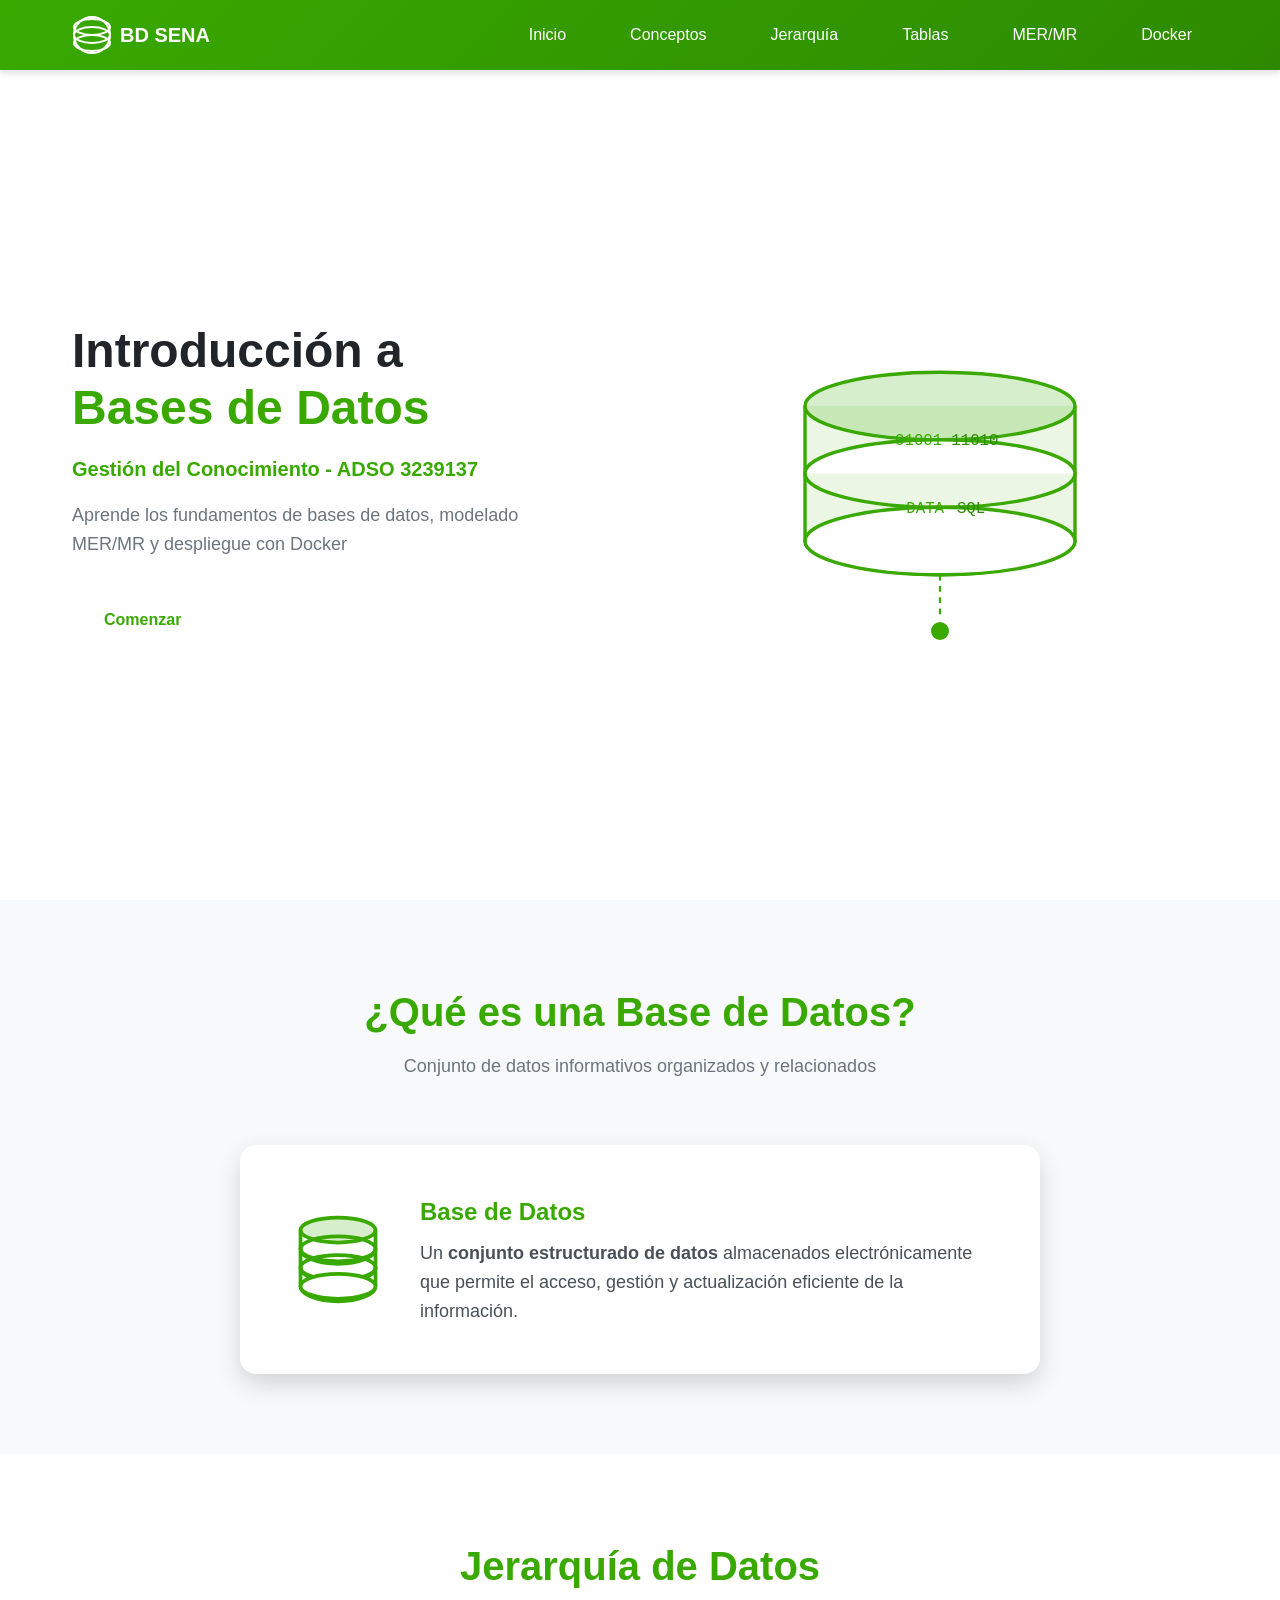
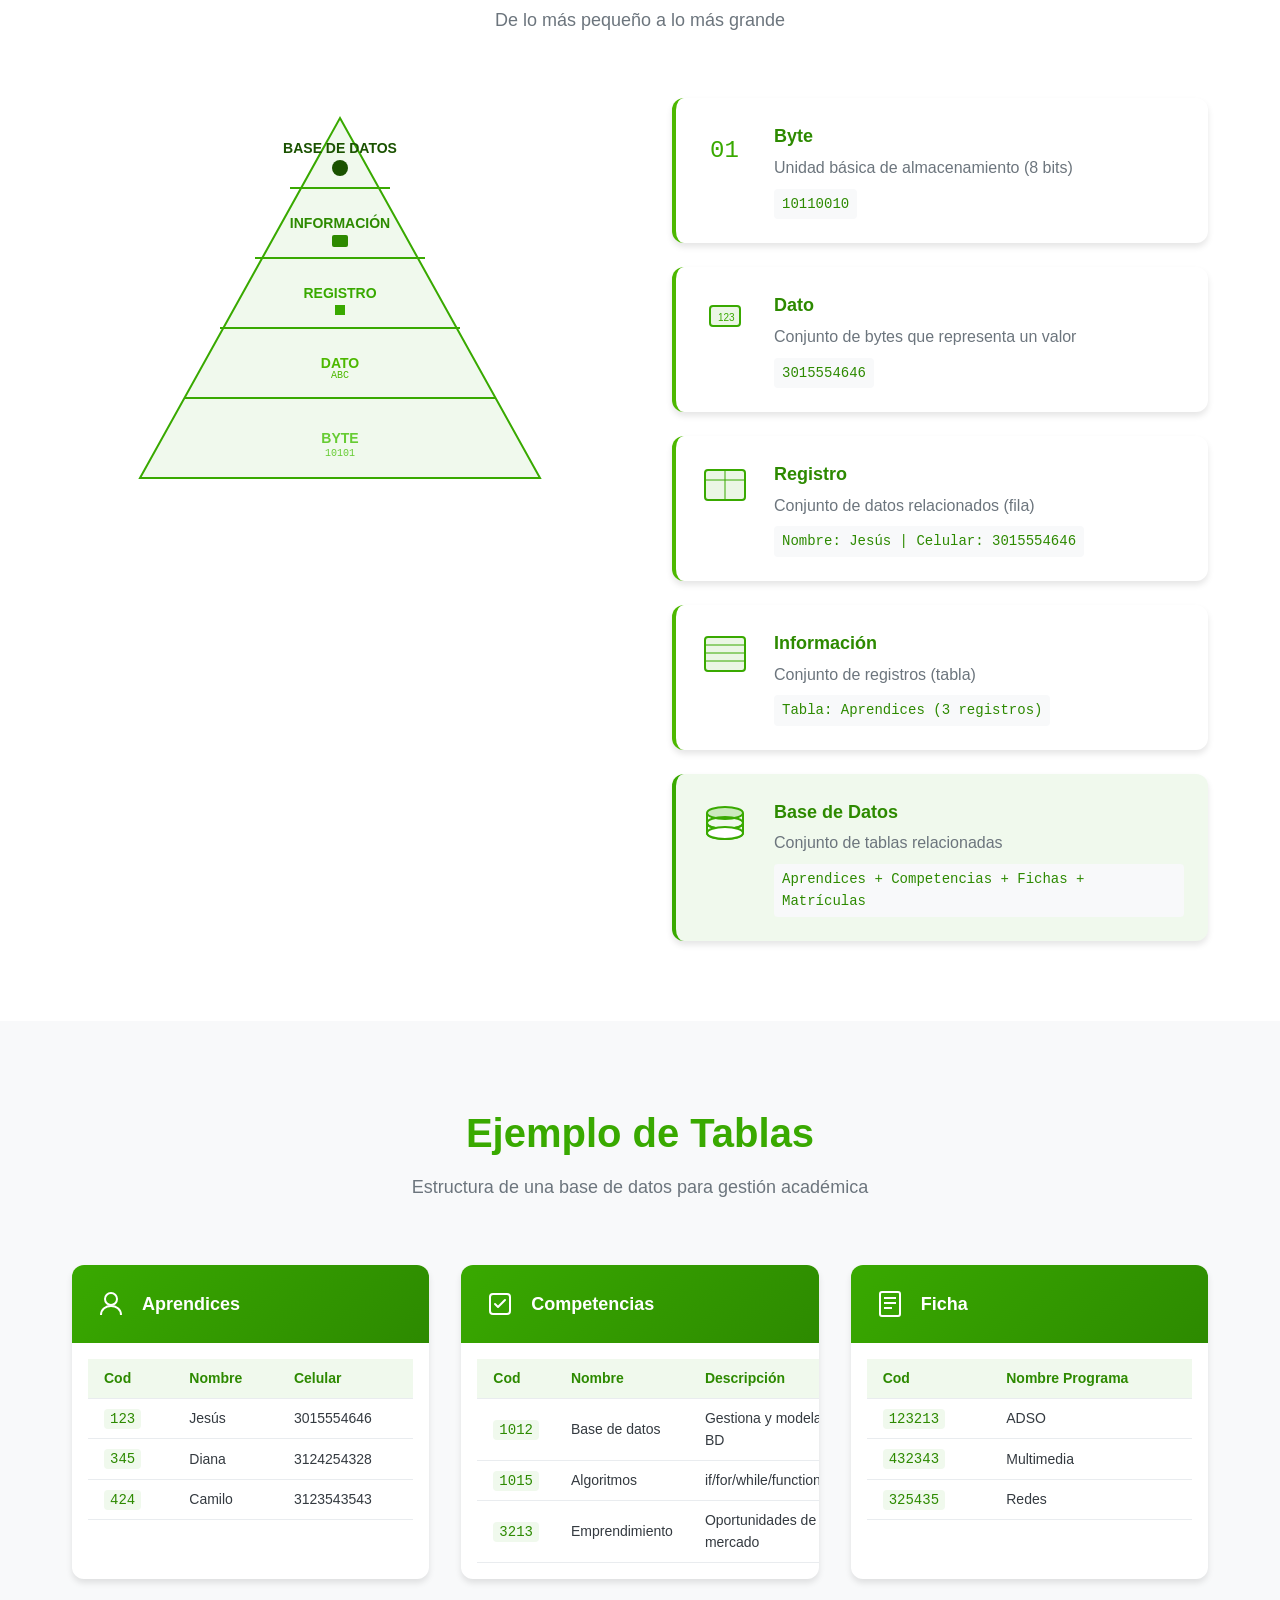
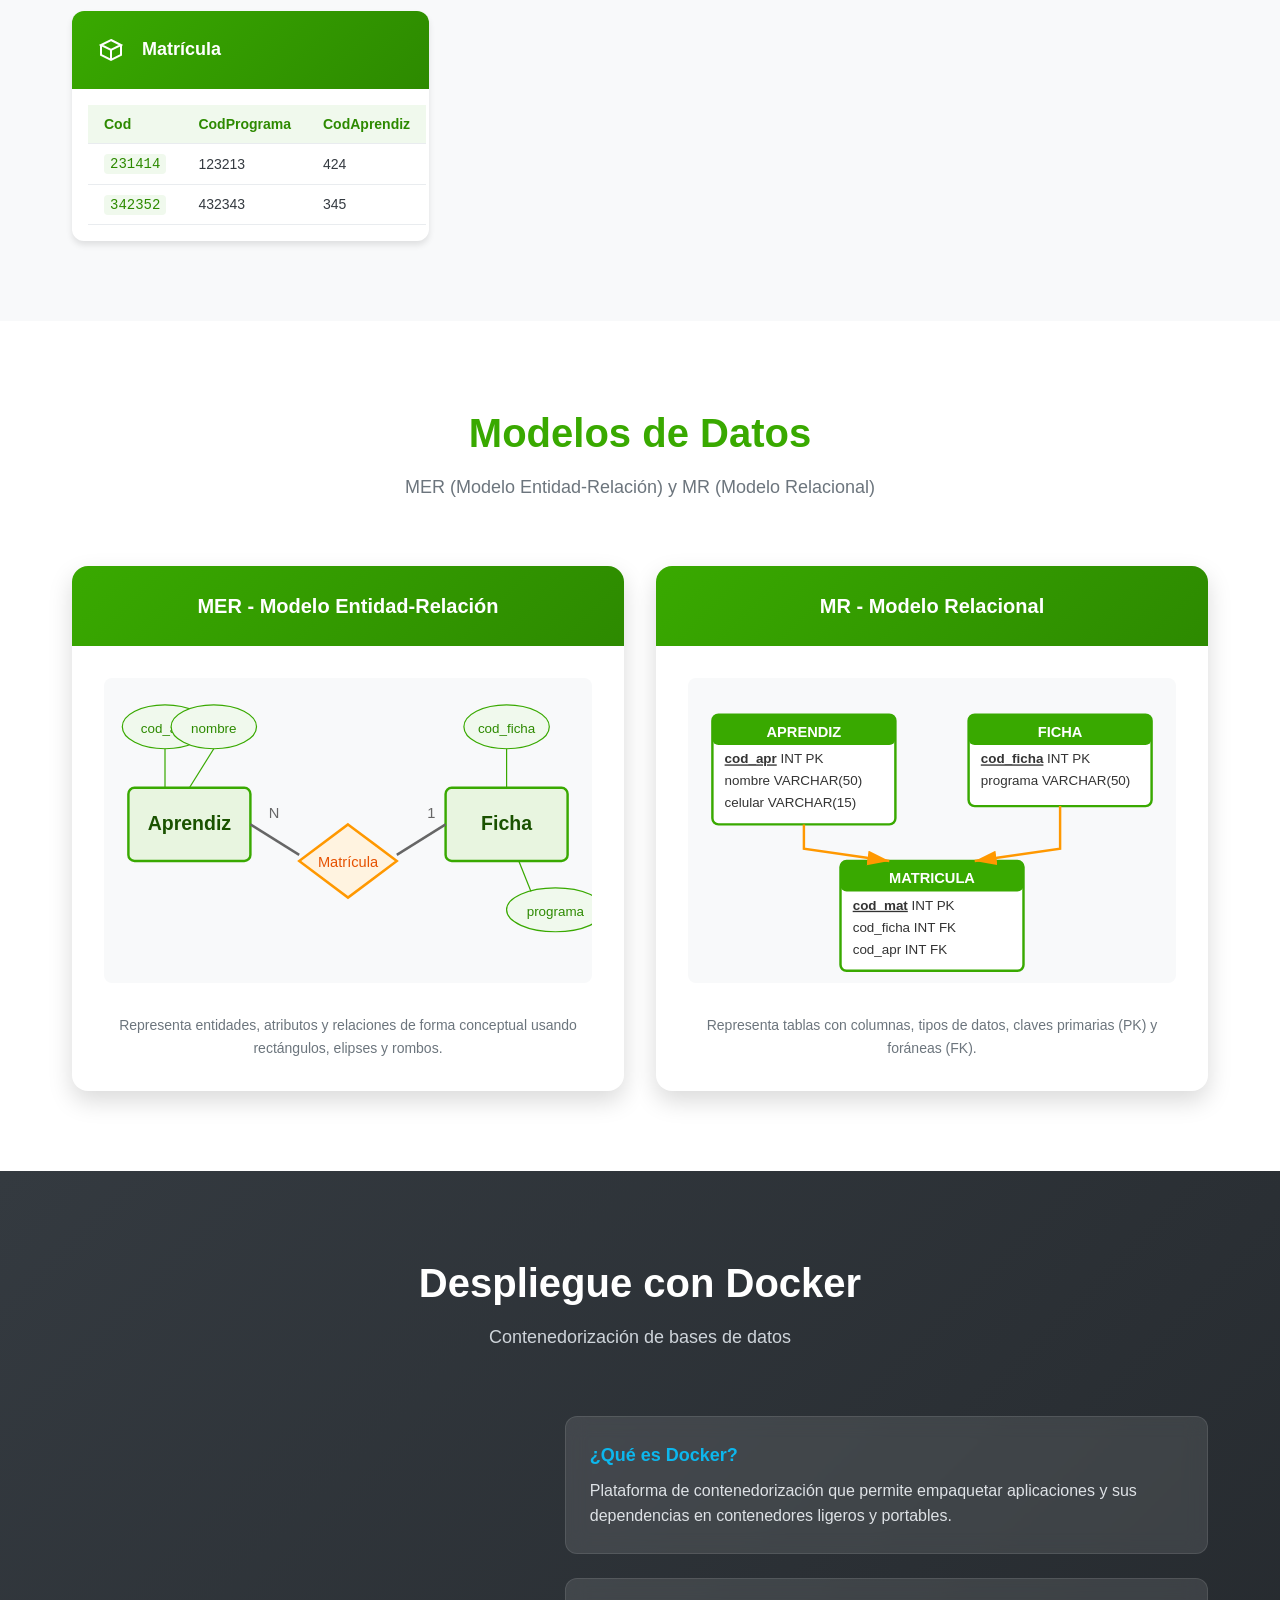
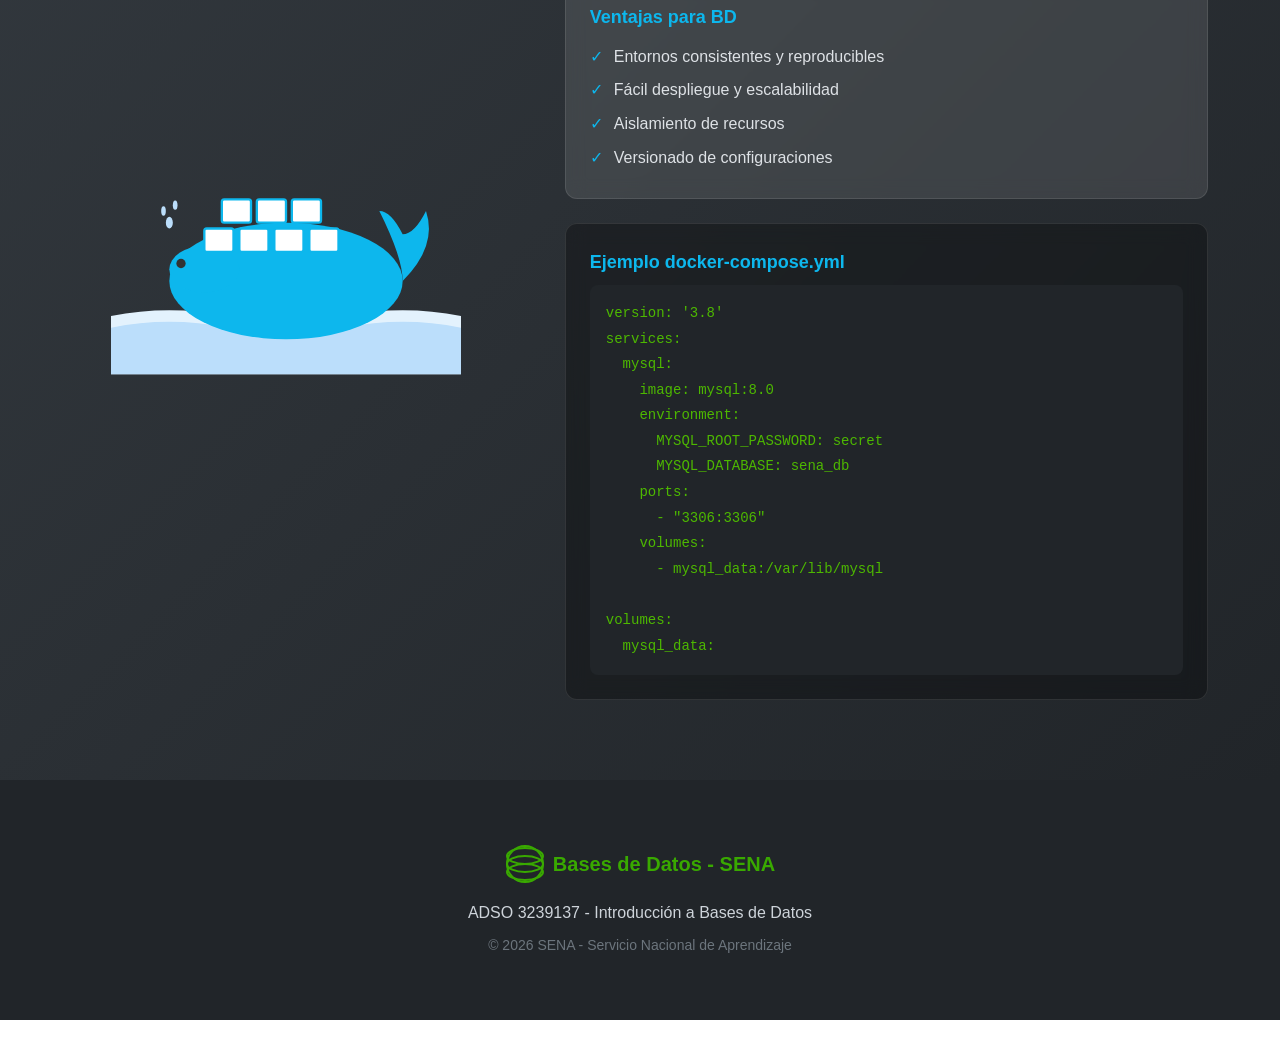
<file: 02-week/01-session/introduction-bd/index.html>
<!DOCTYPE html>
<html lang="es">
<head>
    <meta charset="UTF-8">
    <meta name="viewport" content="width=device-width, initial-scale=1.0">
    <title>Introducción a Bases de Datos - SENA</title>
    <link rel="stylesheet" href="src/css/styles.css">
</head>
<body>
    <!-- Header -->
    <header class="header">
        <nav class="nav">
            <div class="nav__logo">
                <svg class="nav__logo-icon" viewBox="0 0 40 40" fill="none" xmlns="http://www.w3.org/2000/svg">
                    <circle cx="20" cy="20" r="18" stroke="currentColor" stroke-width="2"/>
                    <ellipse cx="20" cy="20" rx="18" ry="8" stroke="currentColor" stroke-width="2"/>
                    <ellipse cx="20" cy="12" rx="18" ry="8" stroke="currentColor" stroke-width="2"/>
                    <ellipse cx="20" cy="28" rx="18" ry="8" stroke="currentColor" stroke-width="2"/>
                </svg>
                <span>BD SENA</span>
            </div>
            <ul class="nav__menu">
                <li><a href="#inicio" class="nav__link">Inicio</a></li>
                <li><a href="#conceptos" class="nav__link">Conceptos</a></li>
                <li><a href="#jerarquia" class="nav__link">Jerarquía</a></li>
                <li><a href="#tablas" class="nav__link">Tablas</a></li>
                <li><a href="#modelos" class="nav__link">MER/MR</a></li>
                <li><a href="#docker" class="nav__link">Docker</a></li>
            </ul>
            <button class="nav__toggle" id="navToggle" aria-label="Menú">
                <span></span>
                <span></span>
                <span></span>
            </button>
        </nav>
    </header>

    <!-- Hero Section -->
    <section class="hero" id="inicio">
        <div class="hero__content">
            <h1 class="hero__title">Introducción a<br><span>Bases de Datos</span></h1>
            <p class="hero__subtitle">Gestión del Conocimiento - ADSO 3239137</p>
            <p class="hero__description">Aprende los fundamentos de bases de datos, modelado MER/MR y despliegue con Docker</p>
            <a href="#conceptos" class="btn btn--primary">Comenzar</a>
        </div>
        <div class="hero__image">
            <!-- SVG Database Illustration -->
            <svg viewBox="0 0 400 300" fill="none" xmlns="http://www.w3.org/2000/svg" class="hero__svg">
                <!-- Server/Database Stack -->
                <ellipse cx="200" cy="80" rx="120" ry="30" fill="#39A900" opacity="0.2"/>
                <ellipse cx="200" cy="80" rx="120" ry="30" stroke="#39A900" stroke-width="3"/>
                <path d="M80 80 V140 C80 156.569 146.863 170 200 170 C253.137 170 320 156.569 320 140 V80" stroke="#39A900" stroke-width="3" fill="#39A900" fill-opacity="0.1"/>
                <ellipse cx="200" cy="140" rx="120" ry="30" stroke="#39A900" stroke-width="3" fill="white"/>
                <path d="M80 140 V200 C80 216.569 146.863 230 200 230 C253.137 230 320 216.569 320 200 V140" stroke="#39A900" stroke-width="3" fill="#39A900" fill-opacity="0.1"/>
                <ellipse cx="200" cy="200" rx="120" ry="30" stroke="#39A900" stroke-width="3" fill="white"/>
                
                <!-- Data symbols -->
                <text x="160" y="115" fill="#39A900" font-size="14" font-family="monospace">01001</text>
                <text x="210" y="115" fill="#2d8a00" font-size="14" font-family="monospace">11010</text>
                <text x="170" y="175" fill="#39A900" font-size="14" font-family="monospace">DATA</text>
                <text x="215" y="175" fill="#2d8a00" font-size="14" font-family="monospace">SQL</text>
                
                <!-- Connection lines -->
                <line x1="200" y1="230" x2="200" y2="270" stroke="#39A900" stroke-width="2" stroke-dasharray="5,5"/>
                <circle cx="200" cy="280" r="8" fill="#39A900"/>
            </svg>
        </div>
    </section>

    <!-- Concepts Section -->
    <section class="section section--alt" id="conceptos">
        <div class="container">
            <h2 class="section__title">¿Qué es una Base de Datos?</h2>
            <p class="section__subtitle">Conjunto de datos informativos organizados y relacionados</p>
            
            <div class="concept-card concept-card--main">
                <div class="concept-card__icon">
                    <!-- Database SVG Icon -->
                    <svg viewBox="0 0 80 80" fill="none" xmlns="http://www.w3.org/2000/svg">
                        <ellipse cx="40" cy="20" rx="30" ry="10" stroke="#39A900" stroke-width="3" fill="#39A900" fill-opacity="0.2"/>
                        <path d="M10 20 V35 C10 41.627 23.431 47 40 47 C56.569 47 70 41.627 70 35 V20" stroke="#39A900" stroke-width="3"/>
                        <ellipse cx="40" cy="35" rx="30" ry="10" stroke="#39A900" stroke-width="3"/>
                        <path d="M10 35 V50 C10 56.627 23.431 62 40 62 C56.569 62 70 56.627 70 50 V35" stroke="#39A900" stroke-width="3"/>
                        <ellipse cx="40" cy="50" rx="30" ry="10" stroke="#39A900" stroke-width="3"/>
                        <path d="M10 50 V65 C10 71.627 23.431 77 40 77 C56.569 77 70 71.627 70 65 V50" stroke="#39A900" stroke-width="3"/>
                        <ellipse cx="40" cy="65" rx="30" ry="10" stroke="#39A900" stroke-width="3" fill="white"/>
                    </svg>
                </div>
                <div class="concept-card__content">
                    <h3>Base de Datos</h3>
                    <p>Un <strong>conjunto estructurado de datos</strong> almacenados electrónicamente que permite el acceso, gestión y actualización eficiente de la información.</p>
                </div>
            </div>
        </div>
    </section>

    <!-- Hierarchy Section -->
    <section class="section" id="jerarquia">
        <div class="container">
            <h2 class="section__title">Jerarquía de Datos</h2>
            <p class="section__subtitle">De lo más pequeño a lo más grande</p>
            
            <div class="hierarchy">
                <!-- Hierarchy Pyramid SVG -->
                <div class="hierarchy__visual">
                    <svg viewBox="0 0 500 400" fill="none" xmlns="http://www.w3.org/2000/svg" class="hierarchy__svg">
                        <!-- Pyramid levels -->
                        <polygon points="250,20 450,380 50,380" fill="#f0f9ed" stroke="#39A900" stroke-width="2"/>
                        
                        <!-- Level separators -->
                        <line x1="95" y1="300" x2="405" y2="300" stroke="#39A900" stroke-width="2"/>
                        <line x1="130" y1="230" x2="370" y2="230" stroke="#39A900" stroke-width="2"/>
                        <line x1="165" y1="160" x2="335" y2="160" stroke="#39A900" stroke-width="2"/>
                        <line x1="200" y1="90" x2="300" y2="90" stroke="#39A900" stroke-width="2"/>
                        
                        <!-- Labels -->
                        <text x="250" y="55" text-anchor="middle" fill="#1a5200" font-weight="bold" font-size="14">BASE DE DATOS</text>
                        <text x="250" y="130" text-anchor="middle" fill="#2d8a00" font-weight="bold" font-size="14">INFORMACIÓN</text>
                        <text x="250" y="200" text-anchor="middle" fill="#39A900" font-weight="bold" font-size="14">REGISTRO</text>
                        <text x="250" y="270" text-anchor="middle" fill="#4db800" font-weight="bold" font-size="14">DATO</text>
                        <text x="250" y="345" text-anchor="middle" fill="#66cc33" font-weight="bold" font-size="14">BYTE</text>
                        
                        <!-- Icons for each level -->
                        <circle cx="250" cy="70" r="8" fill="#1a5200"/>
                        <rect x="242" y="137" width="16" height="12" fill="#2d8a00" rx="2"/>
                        <rect x="245" y="207" width="10" height="10" fill="#39A900"/>
                        <text x="250" y="280" text-anchor="middle" fill="#4db800" font-family="monospace" font-size="10">ABC</text>
                        <text x="250" y="358" text-anchor="middle" fill="#66cc33" font-family="monospace" font-size="10">10101</text>
                    </svg>
                </div>
                
                <div class="hierarchy__cards">
                    <div class="hierarchy-card">
                        <div class="hierarchy-card__icon">
                            <svg viewBox="0 0 50 50" fill="none">
                                <text x="10" y="35" font-family="monospace" font-size="24" fill="#39A900">01</text>
                            </svg>
                        </div>
                        <div class="hierarchy-card__content">
                            <h4>Byte</h4>
                            <p>Unidad básica de almacenamiento (8 bits)</p>
                            <code class="hierarchy-card__example">10110010</code>
                        </div>
                    </div>
                    
                    <div class="hierarchy-card">
                        <div class="hierarchy-card__icon">
                            <svg viewBox="0 0 50 50" fill="none">
                                <rect x="10" y="15" width="30" height="20" rx="3" stroke="#39A900" stroke-width="2" fill="#39A900" fill-opacity="0.1"/>
                                <text x="18" y="30" font-size="10" fill="#39A900">123</text>
                            </svg>
                        </div>
                        <div class="hierarchy-card__content">
                            <h4>Dato</h4>
                            <p>Conjunto de bytes que representa un valor</p>
                            <code class="hierarchy-card__example">3015554646</code>
                        </div>
                    </div>
                    
                    <div class="hierarchy-card">
                        <div class="hierarchy-card__icon">
                            <svg viewBox="0 0 50 50" fill="none">
                                <rect x="5" y="10" width="40" height="30" rx="3" stroke="#39A900" stroke-width="2" fill="#39A900" fill-opacity="0.1"/>
                                <line x1="5" y1="20" x2="45" y2="20" stroke="#39A900" stroke-width="1"/>
                                <line x1="25" y1="10" x2="25" y2="40" stroke="#39A900" stroke-width="1"/>
                            </svg>
                        </div>
                        <div class="hierarchy-card__content">
                            <h4>Registro</h4>
                            <p>Conjunto de datos relacionados (fila)</p>
                            <code class="hierarchy-card__example">Nombre: Jesús | Celular: 3015554646</code>
                        </div>
                    </div>
                    
                    <div class="hierarchy-card">
                        <div class="hierarchy-card__icon">
                            <svg viewBox="0 0 50 50" fill="none">
                                <rect x="5" y="8" width="40" height="34" rx="3" stroke="#39A900" stroke-width="2" fill="#39A900" fill-opacity="0.1"/>
                                <line x1="5" y1="16" x2="45" y2="16" stroke="#39A900" stroke-width="1"/>
                                <line x1="5" y1="24" x2="45" y2="24" stroke="#39A900" stroke-width="1"/>
                                <line x1="5" y1="32" x2="45" y2="32" stroke="#39A900" stroke-width="1"/>
                            </svg>
                        </div>
                        <div class="hierarchy-card__content">
                            <h4>Información</h4>
                            <p>Conjunto de registros (tabla)</p>
                            <code class="hierarchy-card__example">Tabla: Aprendices (3 registros)</code>
                        </div>
                    </div>
                    
                    <div class="hierarchy-card hierarchy-card--highlight">
                        <div class="hierarchy-card__icon">
                            <svg viewBox="0 0 50 50" fill="none">
                                <ellipse cx="25" cy="15" rx="18" ry="6" stroke="#39A900" stroke-width="2" fill="#39A900" fill-opacity="0.2"/>
                                <path d="M7 15 V25 C7 28.314 14.163 31 25 31 C35.837 31 43 28.314 43 25 V15" stroke="#39A900" stroke-width="2"/>
                                <ellipse cx="25" cy="25" rx="18" ry="6" stroke="#39A900" stroke-width="2"/>
                                <path d="M7 25 V35 C7 38.314 14.163 41 25 41 C35.837 41 43 38.314 43 35 V25" stroke="#39A900" stroke-width="2"/>
                                <ellipse cx="25" cy="35" rx="18" ry="6" stroke="#39A900" stroke-width="2" fill="white"/>
                            </svg>
                        </div>
                        <div class="hierarchy-card__content">
                            <h4>Base de Datos</h4>
                            <p>Conjunto de tablas relacionadas</p>
                            <code class="hierarchy-card__example">Aprendices + Competencias + Fichas + Matrículas</code>
                        </div>
                    </div>
                </div>
            </div>
        </div>
    </section>

    <!-- Tables Section -->
    <section class="section section--alt" id="tablas">
        <div class="container">
            <h2 class="section__title">Ejemplo de Tablas</h2>
            <p class="section__subtitle">Estructura de una base de datos para gestión académica</p>
            
            <div class="tables-grid">
                <!-- Aprendices Table -->
                <div class="table-card">
                    <div class="table-card__header">
                        <svg viewBox="0 0 30 30" fill="none" class="table-card__icon">
                            <circle cx="15" cy="10" r="6" stroke="currentColor" stroke-width="2"/>
                            <path d="M5 26 C5 20 10 17 15 17 C20 17 25 20 25 26" stroke="currentColor" stroke-width="2"/>
                        </svg>
                        <h3>Aprendices</h3>
                    </div>
                    <div class="table-card__body">
                        <table class="data-table">
                            <thead>
                                <tr>
                                    <th>Cod</th>
                                    <th>Nombre</th>
                                    <th>Celular</th>
                                </tr>
                            </thead>
                            <tbody>
                                <tr>
                                    <td><code>123</code></td>
                                    <td>Jesús</td>
                                    <td>3015554646</td>
                                </tr>
                                <tr>
                                    <td><code>345</code></td>
                                    <td>Diana</td>
                                    <td>3124254328</td>
                                </tr>
                                <tr>
                                    <td><code>424</code></td>
                                    <td>Camilo</td>
                                    <td>3123543543</td>
                                </tr>
                            </tbody>
                        </table>
                    </div>
                </div>

                <!-- Competencias Table -->
                <div class="table-card">
                    <div class="table-card__header">
                        <svg viewBox="0 0 30 30" fill="none" class="table-card__icon">
                            <rect x="5" y="5" width="20" height="20" rx="3" stroke="currentColor" stroke-width="2"/>
                            <path d="M10 15 L13 18 L20 11" stroke="currentColor" stroke-width="2" stroke-linecap="round" stroke-linejoin="round"/>
                        </svg>
                        <h3>Competencias</h3>
                    </div>
                    <div class="table-card__body">
                        <table class="data-table">
                            <thead>
                                <tr>
                                    <th>Cod</th>
                                    <th>Nombre</th>
                                    <th>Descripción</th>
                                </tr>
                            </thead>
                            <tbody>
                                <tr>
                                    <td><code>1012</code></td>
                                    <td>Base de datos</td>
                                    <td>Gestiona y modela BD</td>
                                </tr>
                                <tr>
                                    <td><code>1015</code></td>
                                    <td>Algoritmos</td>
                                    <td>if/for/while/functions</td>
                                </tr>
                                <tr>
                                    <td><code>3213</code></td>
                                    <td>Emprendimiento</td>
                                    <td>Oportunidades de mercado</td>
                                </tr>
                            </tbody>
                        </table>
                    </div>
                </div>

                <!-- Ficha Table -->
                <div class="table-card">
                    <div class="table-card__header">
                        <svg viewBox="0 0 30 30" fill="none" class="table-card__icon">
                            <rect x="5" y="3" width="20" height="24" rx="2" stroke="currentColor" stroke-width="2"/>
                            <line x1="9" y1="9" x2="21" y2="9" stroke="currentColor" stroke-width="2"/>
                            <line x1="9" y1="14" x2="21" y2="14" stroke="currentColor" stroke-width="2"/>
                            <line x1="9" y1="19" x2="17" y2="19" stroke="currentColor" stroke-width="2"/>
                        </svg>
                        <h3>Ficha</h3>
                    </div>
                    <div class="table-card__body">
                        <table class="data-table">
                            <thead>
                                <tr>
                                    <th>Cod</th>
                                    <th>Nombre Programa</th>
                                </tr>
                            </thead>
                            <tbody>
                                <tr>
                                    <td><code>123213</code></td>
                                    <td>ADSO</td>
                                </tr>
                                <tr>
                                    <td><code>432343</code></td>
                                    <td>Multimedia</td>
                                </tr>
                                <tr>
                                    <td><code>325435</code></td>
                                    <td>Redes</td>
                                </tr>
                            </tbody>
                        </table>
                    </div>
                </div>

                <!-- Matricula Table -->
                <div class="table-card">
                    <div class="table-card__header">
                        <svg viewBox="0 0 30 30" fill="none" class="table-card__icon">
                            <path d="M15 5 L25 10 L15 15 L5 10 Z" stroke="currentColor" stroke-width="2" fill="none"/>
                            <path d="M5 10 V20 L15 25 L25 20 V10" stroke="currentColor" stroke-width="2" fill="none"/>
                            <line x1="15" y1="15" x2="15" y2="25" stroke="currentColor" stroke-width="2"/>
                        </svg>
                        <h3>Matrícula</h3>
                    </div>
                    <div class="table-card__body">
                        <table class="data-table">
                            <thead>
                                <tr>
                                    <th>Cod</th>
                                    <th>CodPrograma</th>
                                    <th>CodAprendiz</th>
                                </tr>
                            </thead>
                            <tbody>
                                <tr>
                                    <td><code>231414</code></td>
                                    <td>123213</td>
                                    <td>424</td>
                                </tr>
                                <tr>
                                    <td><code>342352</code></td>
                                    <td>432343</td>
                                    <td>345</td>
                                </tr>
                            </tbody>
                        </table>
                    </div>
                </div>
            </div>
        </div>
    </section>

    <!-- Models Section -->
    <section class="section" id="modelos">
        <div class="container">
            <h2 class="section__title">Modelos de Datos</h2>
            <p class="section__subtitle">MER (Modelo Entidad-Relación) y MR (Modelo Relacional)</p>
            
            <div class="models-grid">
                <!-- MER Card -->
                <div class="model-card">
                    <div class="model-card__header">
                        <h3>MER - Modelo Entidad-Relación</h3>
                    </div>
                    <div class="model-card__body">
                        <svg viewBox="0 0 400 250" class="model-card__diagram">
                            <!-- Aprendiz Entity -->
                            <rect x="20" y="90" width="100" height="60" rx="5" fill="#e8f5e0" stroke="#39A900" stroke-width="2"/>
                            <text x="70" y="125" text-anchor="middle" font-weight="bold" fill="#1a5200">Aprendiz</text>
                            
                            <!-- Matricula Relationship -->
                            <polygon points="200,120 240,150 200,180 160,150" fill="#fff3e0" stroke="#ff9800" stroke-width="2"/>
                            <text x="200" y="155" text-anchor="middle" font-size="12" fill="#e65100">Matrícula</text>
                            
                            <!-- Ficha Entity -->
                            <rect x="280" y="90" width="100" height="60" rx="5" fill="#e8f5e0" stroke="#39A900" stroke-width="2"/>
                            <text x="330" y="125" text-anchor="middle" font-weight="bold" fill="#1a5200">Ficha</text>
                            
                            <!-- Relationship lines -->
                            <line x1="120" y1="120" x2="160" y2="145" stroke="#666" stroke-width="2"/>
                            <line x1="240" y1="145" x2="280" y2="120" stroke="#666" stroke-width="2"/>
                            
                            <!-- Cardinality -->
                            <text x="135" y="115" font-size="12" fill="#666">N</text>
                            <text x="265" y="115" font-size="12" fill="#666">1</text>
                            
                            <!-- Attributes -->
                            <ellipse cx="50" cy="40" rx="35" ry="18" fill="#f0f9ed" stroke="#39A900" stroke-width="1"/>
                            <text x="50" y="45" text-anchor="middle" font-size="11" fill="#2d8a00">cod_apr</text>
                            <line x1="50" y1="58" x2="50" y2="90" stroke="#39A900" stroke-width="1"/>
                            
                            <ellipse cx="90" cy="40" rx="35" ry="18" fill="#f0f9ed" stroke="#39A900" stroke-width="1"/>
                            <text x="90" y="45" text-anchor="middle" font-size="11" fill="#2d8a00">nombre</text>
                            <line x1="90" y1="58" x2="70" y2="90" stroke="#39A900" stroke-width="1"/>
                            
                            <ellipse cx="330" cy="40" rx="35" ry="18" fill="#f0f9ed" stroke="#39A900" stroke-width="1"/>
                            <text x="330" y="45" text-anchor="middle" font-size="11" fill="#2d8a00">cod_ficha</text>
                            <line x1="330" y1="58" x2="330" y2="90" stroke="#39A900" stroke-width="1"/>
                            
                            <ellipse cx="370" cy="190" rx="40" ry="18" fill="#f0f9ed" stroke="#39A900" stroke-width="1"/>
                            <text x="370" y="195" text-anchor="middle" font-size="11" fill="#2d8a00">programa</text>
                            <line x1="350" y1="175" x2="340" y2="150" stroke="#39A900" stroke-width="1"/>
                        </svg>
                        <p class="model-card__description">Representa entidades, atributos y relaciones de forma conceptual usando rectángulos, elipses y rombos.</p>
                    </div>
                </div>

                <!-- MR Card -->
                <div class="model-card">
                    <div class="model-card__header">
                        <h3>MR - Modelo Relacional</h3>
                    </div>
                    <div class="model-card__body">
                        <svg viewBox="0 0 400 250" class="model-card__diagram">
                            <!-- Aprendiz Table -->
                            <rect x="20" y="30" width="150" height="90" rx="5" fill="white" stroke="#39A900" stroke-width="2"/>
                            <rect x="20" y="30" width="150" height="25" rx="5" fill="#39A900"/>
                            <text x="95" y="48" text-anchor="middle" font-weight="bold" fill="white" font-size="12">APRENDIZ</text>
                            <text x="30" y="70" font-size="11" fill="#333"><tspan font-weight="bold" text-decoration="underline">cod_apr</tspan> INT PK</text>
                            <text x="30" y="88" font-size="11" fill="#333">nombre VARCHAR(50)</text>
                            <text x="30" y="106" font-size="11" fill="#333">celular VARCHAR(15)</text>
                            
                            <!-- Ficha Table -->
                            <rect x="230" y="30" width="150" height="75" rx="5" fill="white" stroke="#39A900" stroke-width="2"/>
                            <rect x="230" y="30" width="150" height="25" rx="5" fill="#39A900"/>
                            <text x="305" y="48" text-anchor="middle" font-weight="bold" fill="white" font-size="12">FICHA</text>
                            <text x="240" y="70" font-size="11" fill="#333"><tspan font-weight="bold" text-decoration="underline">cod_ficha</tspan> INT PK</text>
                            <text x="240" y="88" font-size="11" fill="#333">programa VARCHAR(50)</text>
                            
                            <!-- Matricula Table -->
                            <rect x="125" y="150" width="150" height="90" rx="5" fill="white" stroke="#39A900" stroke-width="2"/>
                            <rect x="125" y="150" width="150" height="25" rx="5" fill="#39A900"/>
                            <text x="200" y="168" text-anchor="middle" font-weight="bold" fill="white" font-size="12">MATRICULA</text>
                            <text x="135" y="190" font-size="11" fill="#333"><tspan font-weight="bold" text-decoration="underline">cod_mat</tspan> INT PK</text>
                            <text x="135" y="208" font-size="11" fill="#333">cod_ficha INT FK</text>
                            <text x="135" y="226" font-size="11" fill="#333">cod_apr INT FK</text>
                            
                            <!-- Relationship lines -->
                            <path d="M95 120 L95 140 L165 150" stroke="#ff9800" stroke-width="2" fill="none" marker-end="url(#arrow)"/>
                            <path d="M305 105 L305 140 L235 150" stroke="#ff9800" stroke-width="2" fill="none" marker-end="url(#arrow)"/>
                            
                            <!-- Arrow marker -->
                            <defs>
                                <marker id="arrow" markerWidth="10" markerHeight="10" refX="9" refY="3" orient="auto">
                                    <path d="M0,0 L0,6 L9,3 z" fill="#ff9800"/>
                                </marker>
                            </defs>
                        </svg>
                        <p class="model-card__description">Representa tablas con columnas, tipos de datos, claves primarias (PK) y foráneas (FK).</p>
                    </div>
                </div>
            </div>
        </div>
    </section>

    <!-- Docker Section -->
    <section class="section section--dark" id="docker">
        <div class="container">
            <h2 class="section__title">Despliegue con Docker</h2>
            <p class="section__subtitle">Contenedorización de bases de datos</p>
            
            <div class="docker-content">
                <div class="docker-visual">
                    <!-- Docker Whale SVG -->
                    <svg viewBox="0 0 300 200" class="docker-svg" fill="none">
                        <!-- Water waves -->
                        <path d="M0 150 Q50 140 100 150 T200 150 T300 150 V200 H0 Z" fill="#e3f2fd"/>
                        <path d="M0 160 Q50 150 100 160 T200 160 T300 160 V200 H0 Z" fill="#bbdefb"/>
                        
                        <!-- Whale body -->
                        <ellipse cx="150" cy="120" rx="100" ry="50" fill="#0db7ed"/>
                        <ellipse cx="80" cy="110" rx="30" ry="20" fill="#0db7ed"/>
                        
                        <!-- Whale tail -->
                        <path d="M250 120 Q280 90 270 60 Q260 80 250 80 Q240 60 230 60 Q250 100 250 120" fill="#0db7ed"/>
                        
                        <!-- Containers on whale -->
                        <rect x="80" y="75" width="25" height="20" fill="white" stroke="#0db7ed" stroke-width="2" rx="2"/>
                        <rect x="110" y="75" width="25" height="20" fill="white" stroke="#0db7ed" stroke-width="2" rx="2"/>
                        <rect x="140" y="75" width="25" height="20" fill="white" stroke="#0db7ed" stroke-width="2" rx="2"/>
                        <rect x="170" y="75" width="25" height="20" fill="white" stroke="#0db7ed" stroke-width="2" rx="2"/>
                        <rect x="95" y="50" width="25" height="20" fill="white" stroke="#0db7ed" stroke-width="2" rx="2"/>
                        <rect x="125" y="50" width="25" height="20" fill="white" stroke="#0db7ed" stroke-width="2" rx="2"/>
                        <rect x="155" y="50" width="25" height="20" fill="white" stroke="#0db7ed" stroke-width="2" rx="2"/>
                        
                        <!-- Eye -->
                        <circle cx="60" cy="105" r="4" fill="#333"/>
                        
                        <!-- Water spray -->
                        <ellipse cx="50" cy="70" rx="3" ry="5" fill="#bbdefb"/>
                        <ellipse cx="45" cy="60" rx="2" ry="4" fill="#bbdefb"/>
                        <ellipse cx="55" cy="55" rx="2" ry="4" fill="#bbdefb"/>
                    </svg>
                </div>
                
                <div class="docker-info">
                    <div class="docker-card">
                        <h4>¿Qué es Docker?</h4>
                        <p>Plataforma de contenedorización que permite empaquetar aplicaciones y sus dependencias en contenedores ligeros y portables.</p>
                    </div>
                    
                    <div class="docker-card">
                        <h4>Ventajas para BD</h4>
                        <ul>
                            <li>Entornos consistentes y reproducibles</li>
                            <li>Fácil despliegue y escalabilidad</li>
                            <li>Aislamiento de recursos</li>
                            <li>Versionado de configuraciones</li>
                        </ul>
                    </div>
                    
                    <div class="docker-card docker-card--code">
                        <h4>Ejemplo docker-compose.yml</h4>
                        <pre><code>version: '3.8'
services:
  mysql:
    image: mysql:8.0
    environment:
      MYSQL_ROOT_PASSWORD: secret
      MYSQL_DATABASE: sena_db
    ports:
      - "3306:3306"
    volumes:
      - mysql_data:/var/lib/mysql

volumes:
  mysql_data:</code></pre>
                    </div>
                </div>
            </div>
        </div>
    </section>

    <!-- Footer -->
    <footer class="footer">
        <div class="container">
            <div class="footer__content">
                <div class="footer__brand">
                    <svg class="footer__logo" viewBox="0 0 40 40" fill="none">
                        <circle cx="20" cy="20" r="18" stroke="currentColor" stroke-width="2"/>
                        <ellipse cx="20" cy="20" rx="18" ry="8" stroke="currentColor" stroke-width="2"/>
                        <ellipse cx="20" cy="12" rx="18" ry="8" stroke="currentColor" stroke-width="2"/>
                        <ellipse cx="20" cy="28" rx="18" ry="8" stroke="currentColor" stroke-width="2"/>
                    </svg>
                    <span>Bases de Datos - SENA</span>
                </div>
                <p class="footer__text">ADSO 3239137 - Introducción a Bases de Datos</p>
                <p class="footer__copyright">© 2026 SENA - Servicio Nacional de Aprendizaje</p>
            </div>
        </div>
    </footer>

    <script src="src/js/main.js"></script>
</body>
</html>
</file>
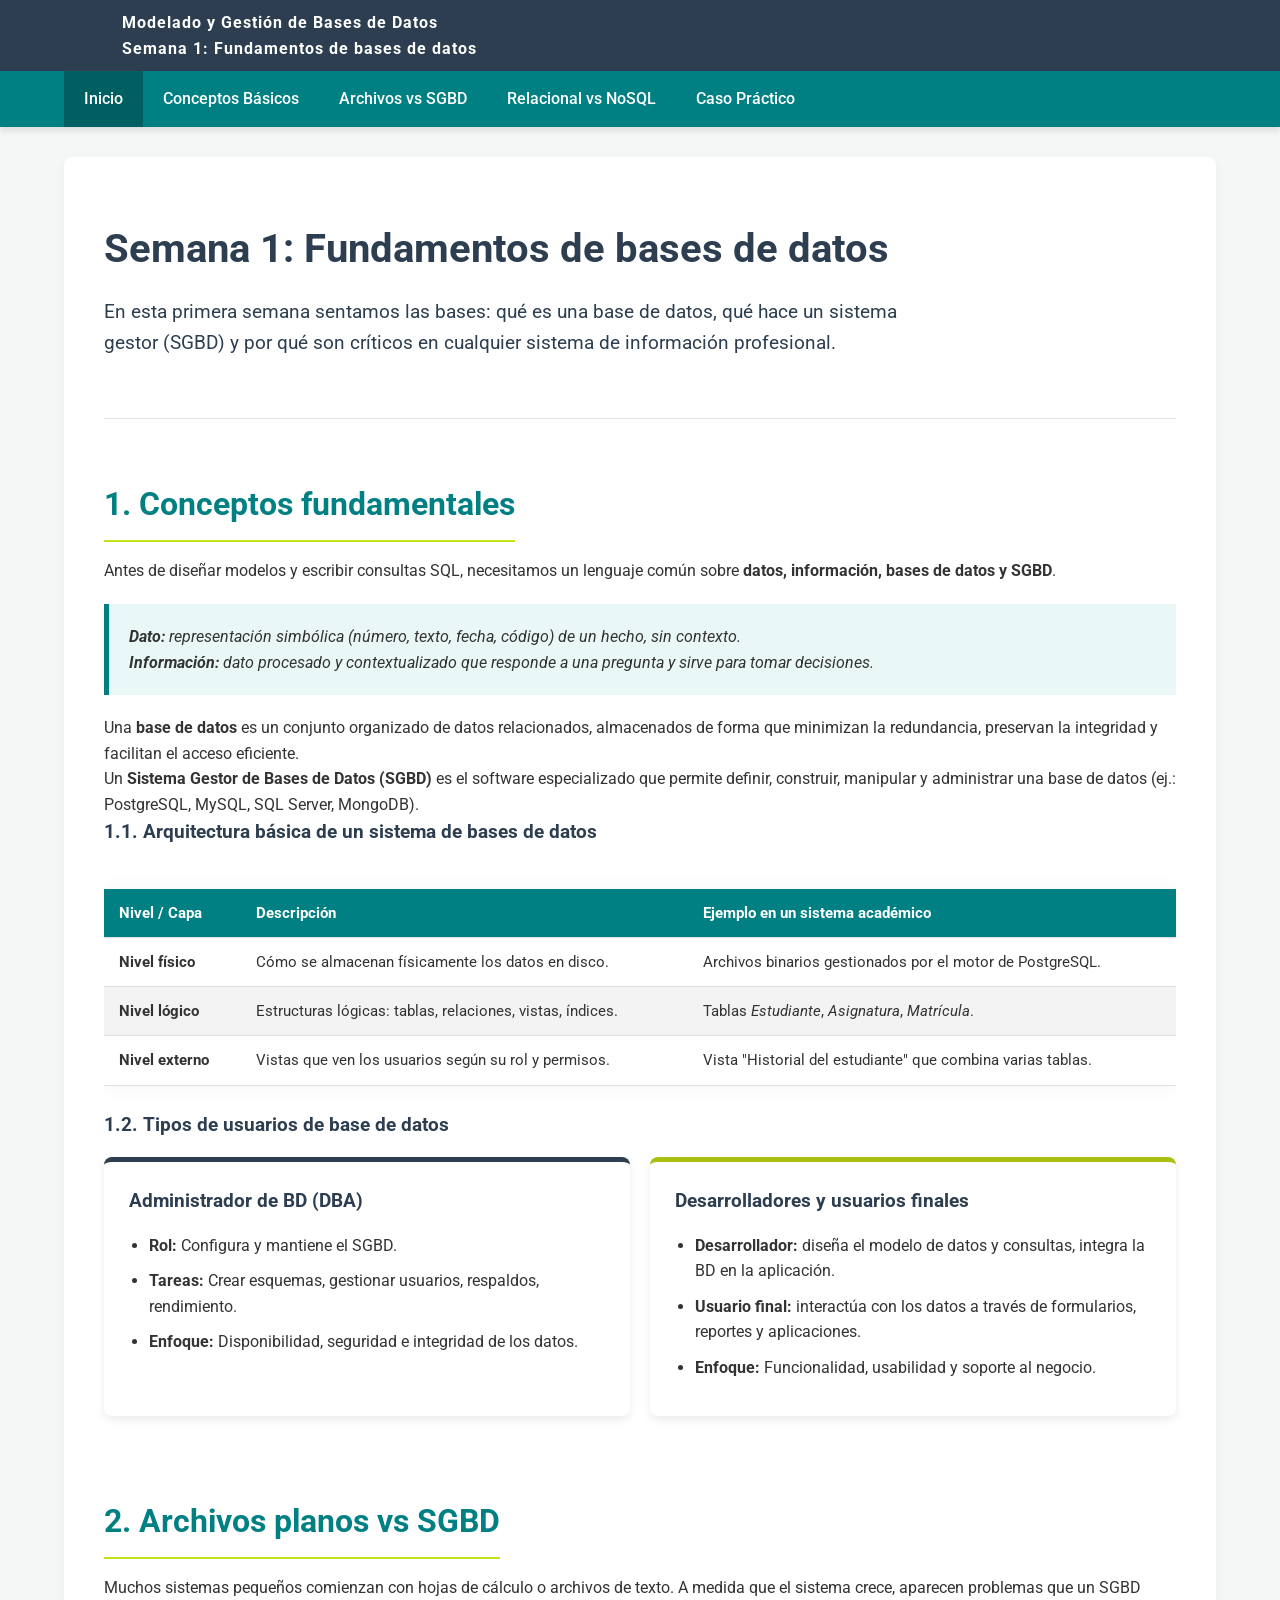
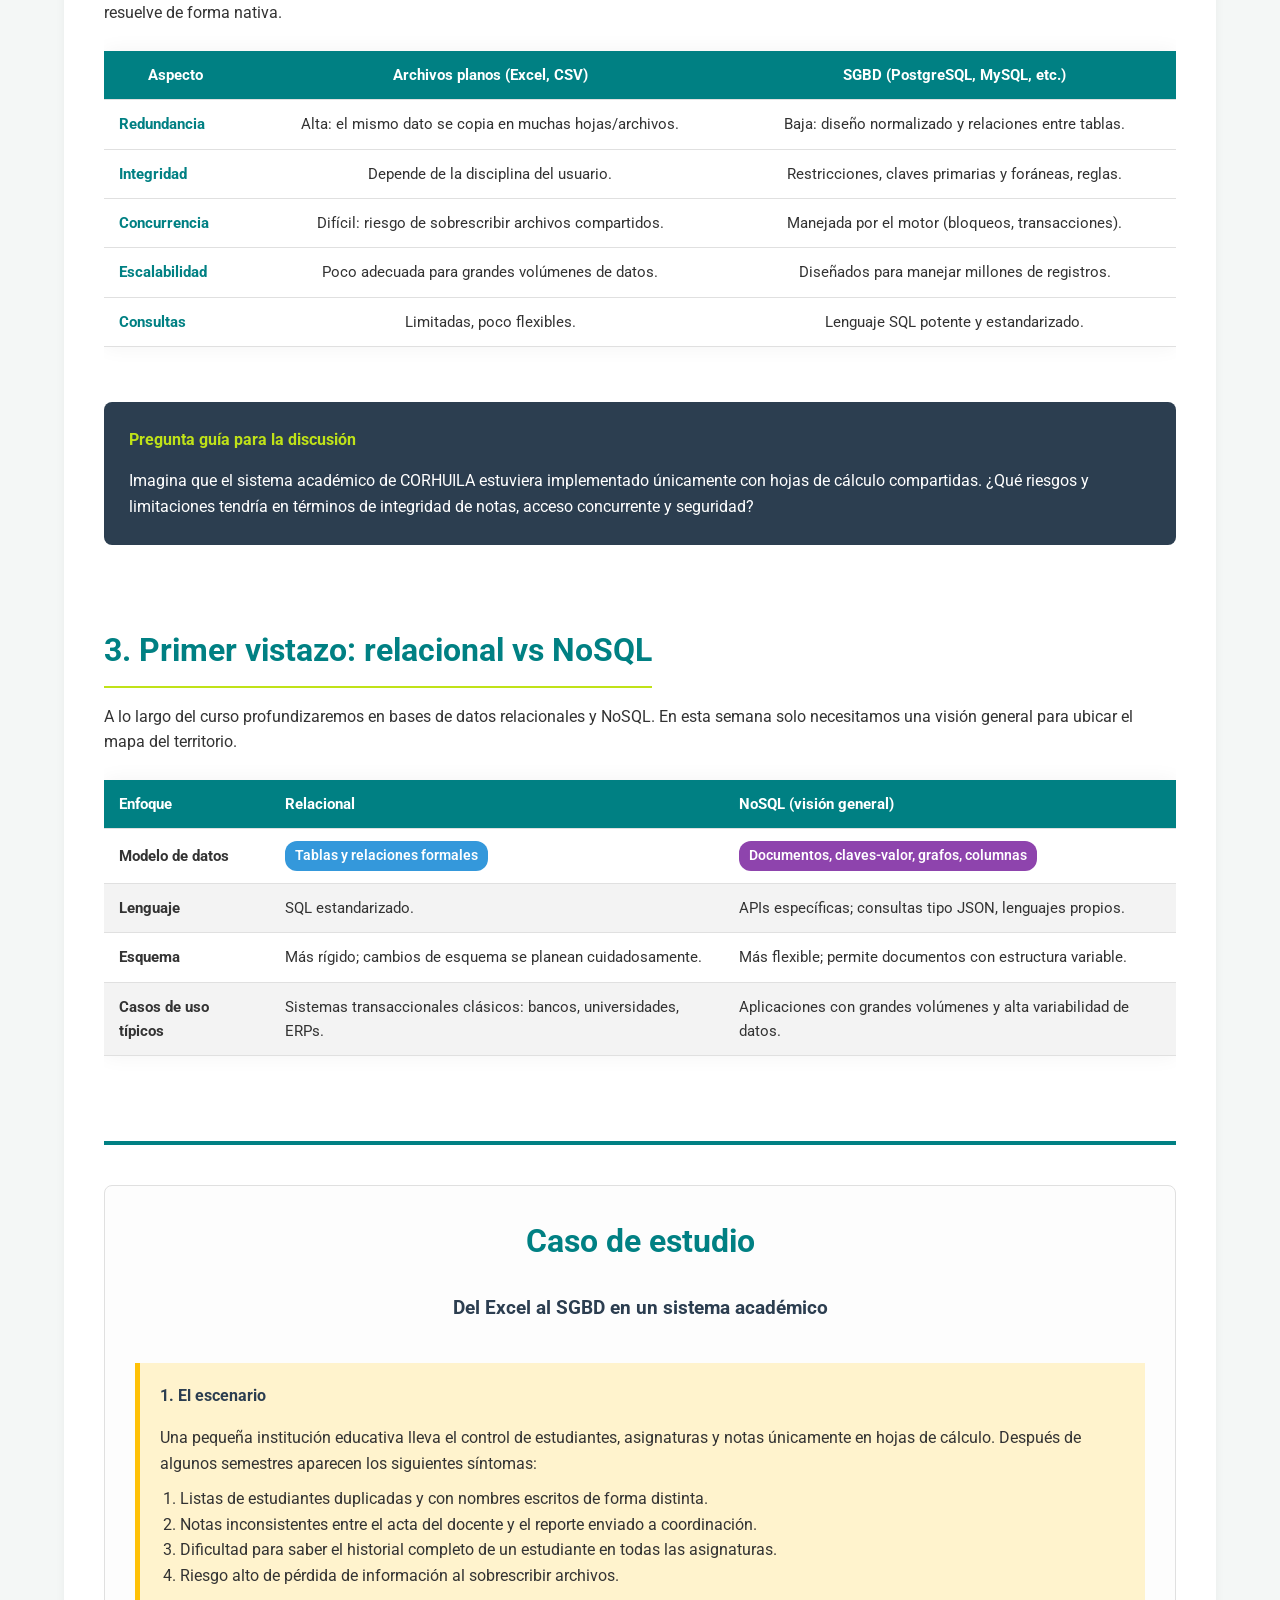
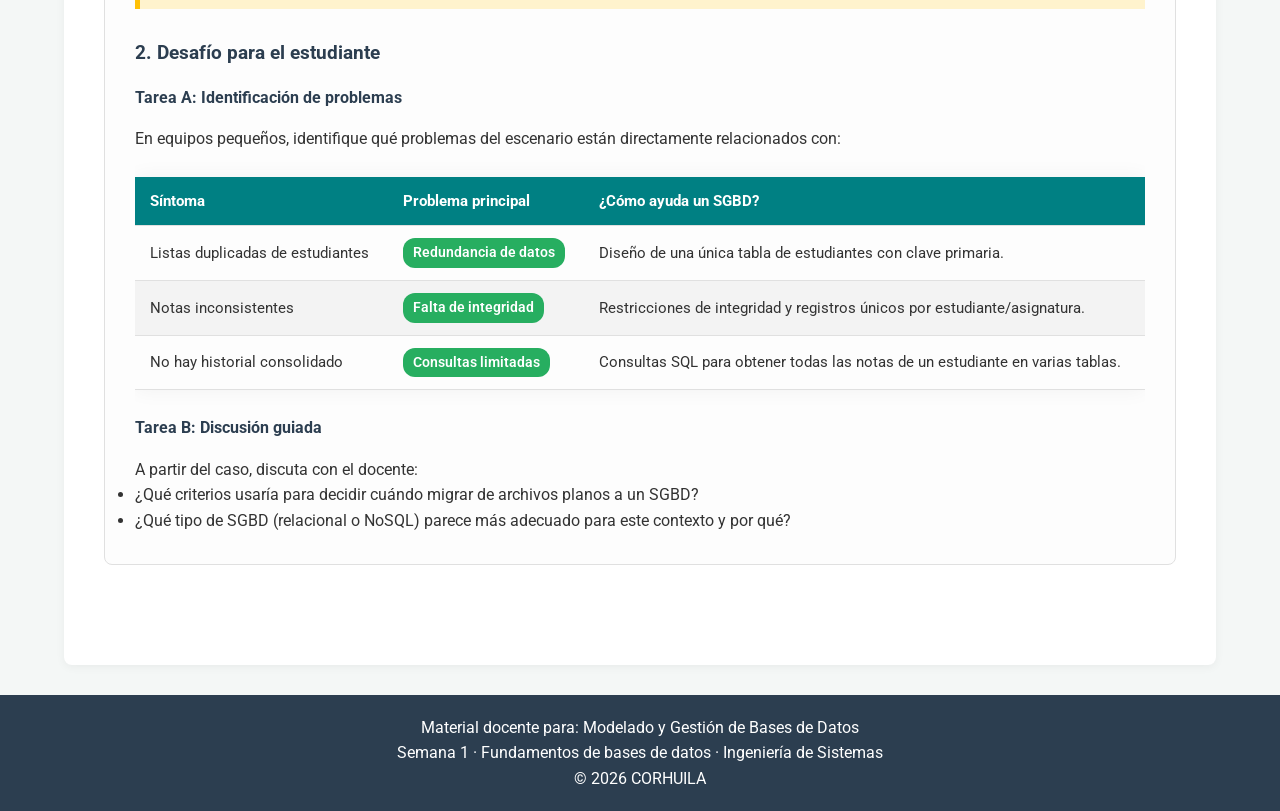
<file: 02-week/01-session/minified/index.html>
<!doctypehtml><html lang="es"><meta charset="UTF-8"><meta name="viewport"content="width=device-width,initial-scale=1"><title>Semana 1: Fundamentos de Bases de Datos | Modelado y Gestión de BD</title><link rel="stylesheet"href="css/style.css"><link href="https://fonts.googleapis.com/css2?family=Roboto:wght@300;400;500;700&display=swap"rel="stylesheet"><header class="main-header"><div class="top-bar"><div class="container brand-container"><span class="brand-name">Modelado y Gestión de Bases de Datos</span><br><span class="brand-name">Semana 1: Fundamentos de bases de datos</span></div></div><nav class="main-nav"><div class="container"><ul><li><a href="#introduccion"class="active">Inicio</a><li><a href="#conceptos">Conceptos Básicos</a><li><a href="#comparacion">Archivos vs SGBD</a><li><a href="#relacional-nosql">Relacional vs NoSQL</a><li><a href="#caso-estudio">Caso Práctico</a></ul></div></nav></header><main class="container main-content"><section id="introduccion"class="hero-section"><h1>Semana 1: Fundamentos de bases de datos</h1><p class="lead">En esta primera semana sentamos las bases: qué es una base de datos, qué hace un sistema gestor (SGBD) y por qué son críticos en cualquier sistema de información profesional.</section><hr class="divider"><section id="conceptos"><h2>1. Conceptos fundamentales</h2><p>Antes de diseñar modelos y escribir consultas SQL, necesitamos un lenguaje común sobre <strong>datos, información, bases de datos y SGBD</strong>.<blockquote class="definition-box"><strong>Dato:</strong> representación simbólica (número, texto, fecha, código) de un hecho, sin contexto.<br><strong>Información:</strong> dato procesado y contextualizado que responde a una pregunta y sirve para tomar decisiones.</blockquote><p>Una <strong>base de datos</strong> es un conjunto organizado de datos relacionados, almacenados de forma que minimizan la redundancia, preservan la integridad y facilitan el acceso eficiente.<p>Un <strong>Sistema Gestor de Bases de Datos (SGBD)</strong> es el software especializado que permite definir, construir, manipular y administrar una base de datos (ej.: PostgreSQL, MySQL, SQL Server, MongoDB).<h3>1.1. Arquitectura básica de un sistema de bases de datos</h3><div class="table-responsive"><table class="styled-table"><thead><tr><th>Nivel / Capa<th>Descripción<th>Ejemplo en un sistema académico<tbody><tr><td><strong>Nivel físico</strong><td>Cómo se almacenan físicamente los datos en disco.<td>Archivos binarios gestionados por el motor de PostgreSQL.<tr><td><strong>Nivel lógico</strong><td>Estructuras lógicas: tablas, relaciones, vistas, índices.<td>Tablas <em>Estudiante</em>, <em>Asignatura</em>, <em>Matrícula</em>.<tr><td><strong>Nivel externo</strong><td>Vistas que ven los usuarios según su rol y permisos.<td>Vista "Historial del estudiante" que combina varias tablas.</table></div><h3>1.2. Tipos de usuarios de base de datos</h3><div class="comparison-cards"><div class="card qa-card"><h3>Administrador de BD (DBA)</h3><ul><li><strong>Rol:</strong> Configura y mantiene el SGBD.<li><strong>Tareas:</strong> Crear esquemas, gestionar usuarios, respaldos, rendimiento.<li><strong>Enfoque:</strong> Disponibilidad, seguridad e integridad de los datos.</ul></div><div class="card qc-card"><h3>Desarrolladores y usuarios finales</h3><ul><li><strong>Desarrollador:</strong> diseña el modelo de datos y consultas, integra la BD en la aplicación.<li><strong>Usuario final:</strong> interactúa con los datos a través de formularios, reportes y aplicaciones.<li><strong>Enfoque:</strong> Funcionalidad, usabilidad y soporte al negocio.</ul></div></div></section><section id="comparacion"><h2>2. Archivos planos vs SGBD</h2><p>Muchos sistemas pequeños comienzan con hojas de cálculo o archivos de texto. A medida que el sistema crece, aparecen problemas que un SGBD resuelve de forma nativa.<div class="table-responsive"><table class="comparison-table"><thead><tr><th>Aspecto<th>Archivos planos (Excel, CSV)<th>SGBD (PostgreSQL, MySQL, etc.)<tbody><tr><td><strong>Redundancia</strong><td>Alta: el mismo dato se copia en muchas hojas/archivos.<td>Baja: diseño normalizado y relaciones entre tablas.<tr><td><strong>Integridad</strong><td>Depende de la disciplina del usuario.<td>Restricciones, claves primarias y foráneas, reglas.<tr><td><strong>Concurrencia</strong><td>Difícil: riesgo de sobrescribir archivos compartidos.<td>Manejada por el motor (bloqueos, transacciones).<tr><td><strong>Escalabilidad</strong><td>Poco adecuada para grandes volúmenes de datos.<td>Diseñados para manejar millones de registros.<tr><td><strong>Consultas</strong><td>Limitadas, poco flexibles.<td>Lenguaje SQL potente y estandarizado.</table></div><div class="reflection-box"><h4>Pregunta guía para la discusión</h4><p>Imagina que el sistema académico de CORHUILA estuviera implementado únicamente con hojas de cálculo compartidas. ¿Qué riesgos y limitaciones tendría en términos de integridad de notas, acceso concurrente y seguridad?</div></section><section id="relacional-nosql"><h2>3. Primer vistazo: relacional vs NoSQL</h2><p>A lo largo del curso profundizaremos en bases de datos relacionales y NoSQL. En esta semana solo necesitamos una visión general para ubicar el mapa del territorio.<div class="table-responsive"><table class="styled-table"><thead><tr><th>Enfoque<th>Relacional<th>NoSQL (visión general)<tbody><tr><td><strong>Modelo de datos</strong><td><span class="tag tag-relacional">Tablas y relaciones formales</span><td><span class="tag tag-nosql">Documentos, claves-valor, grafos, columnas</span><tr><td><strong>Lenguaje</strong><td>SQL estandarizado.<td>APIs específicas; consultas tipo JSON, lenguajes propios.<tr><td><strong>Esquema</strong><td>Más rígido; cambios de esquema se planean cuidadosamente.<td>Más flexible; permite documentos con estructura variable.<tr><td><strong>Casos de uso típicos</strong><td>Sistemas transaccionales clásicos: bancos, universidades, ERPs.<td>Aplicaciones con grandes volúmenes y alta variabilidad de datos.</table></div></section><hr class="divider-thick"><section id="caso-estudio"class="case-study-section"><div class="case-header"><h2>Caso de estudio</h2><h3>Del Excel al SGBD en un sistema académico</h3></div><div class="scenario-box"><h4>1. El escenario</h4><p>Una pequeña institución educativa lleva el control de estudiantes, asignaturas y notas únicamente en hojas de cálculo. Después de algunos semestres aparecen los siguientes síntomas:<ol><li>Listas de estudiantes duplicadas y con nombres escritos de forma distinta.<li>Notas inconsistentes entre el acta del docente y el reporte enviado a coordinación.<li>Dificultad para saber el historial completo de un estudiante en todas las asignaturas.<li>Riesgo alto de pérdida de información al sobrescribir archivos.</ol></div><h3>2. Desafío para el estudiante</h3><h4>Tarea A: Identificación de problemas</h4><p>En equipos pequeños, identifique qué problemas del escenario están directamente relacionados con:<div class="table-responsive"><table class="styled-table"><thead><tr><th>Síntoma<th>Problema principal<th>¿Cómo ayuda un SGBD?<tbody><tr><td>Listas duplicadas de estudiantes<td><span class="tag tag-ventaja">Redundancia de datos</span><td>Diseño de una única tabla de estudiantes con clave primaria.<tr><td>Notas inconsistentes<td><span class="tag tag-ventaja">Falta de integridad</span><td>Restricciones de integridad y registros únicos por estudiante/asignatura.<tr><td>No hay historial consolidado<td><span class="tag tag-ventaja">Consultas limitadas</span><td>Consultas SQL para obtener todas las notas de un estudiante en varias tablas.</table></div><h4>Tarea B: Discusión guiada</h4><p>A partir del caso, discuta con el docente:<ul><li>¿Qué criterios usaría para decidir cuándo migrar de archivos planos a un SGBD?<li>¿Qué tipo de SGBD (relacional o NoSQL) parece más adecuado para este contexto y por qué?</ul></section></main><footer class="main-footer"><div class="container"><p>Material docente para: Modelado y Gestión de Bases de Datos<p>Semana 1 · Fundamentos de bases de datos · Ingeniería de Sistemas<p>© 2026 CORHUILA</div></footer><button id="scrollTopBtn"title="Volver arriba">↑</button><script src="js/script.js"></script>
</file>
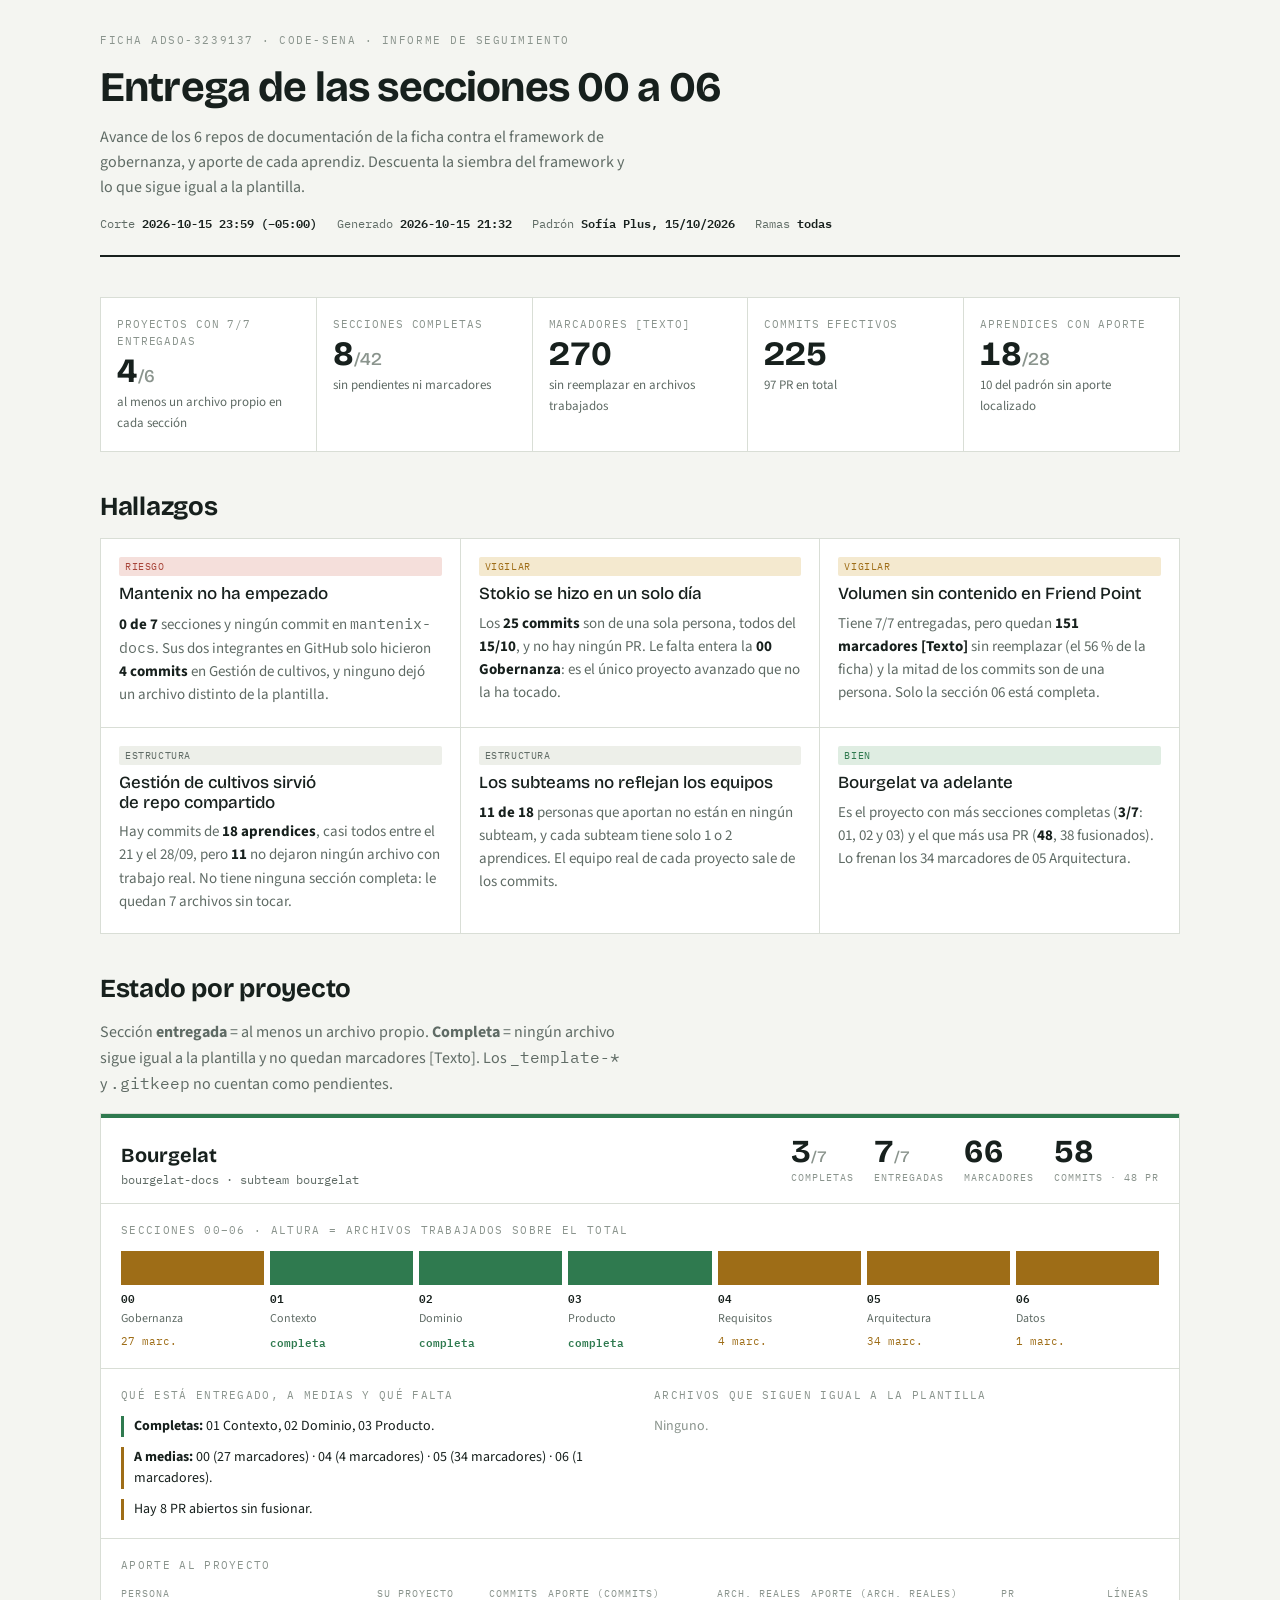
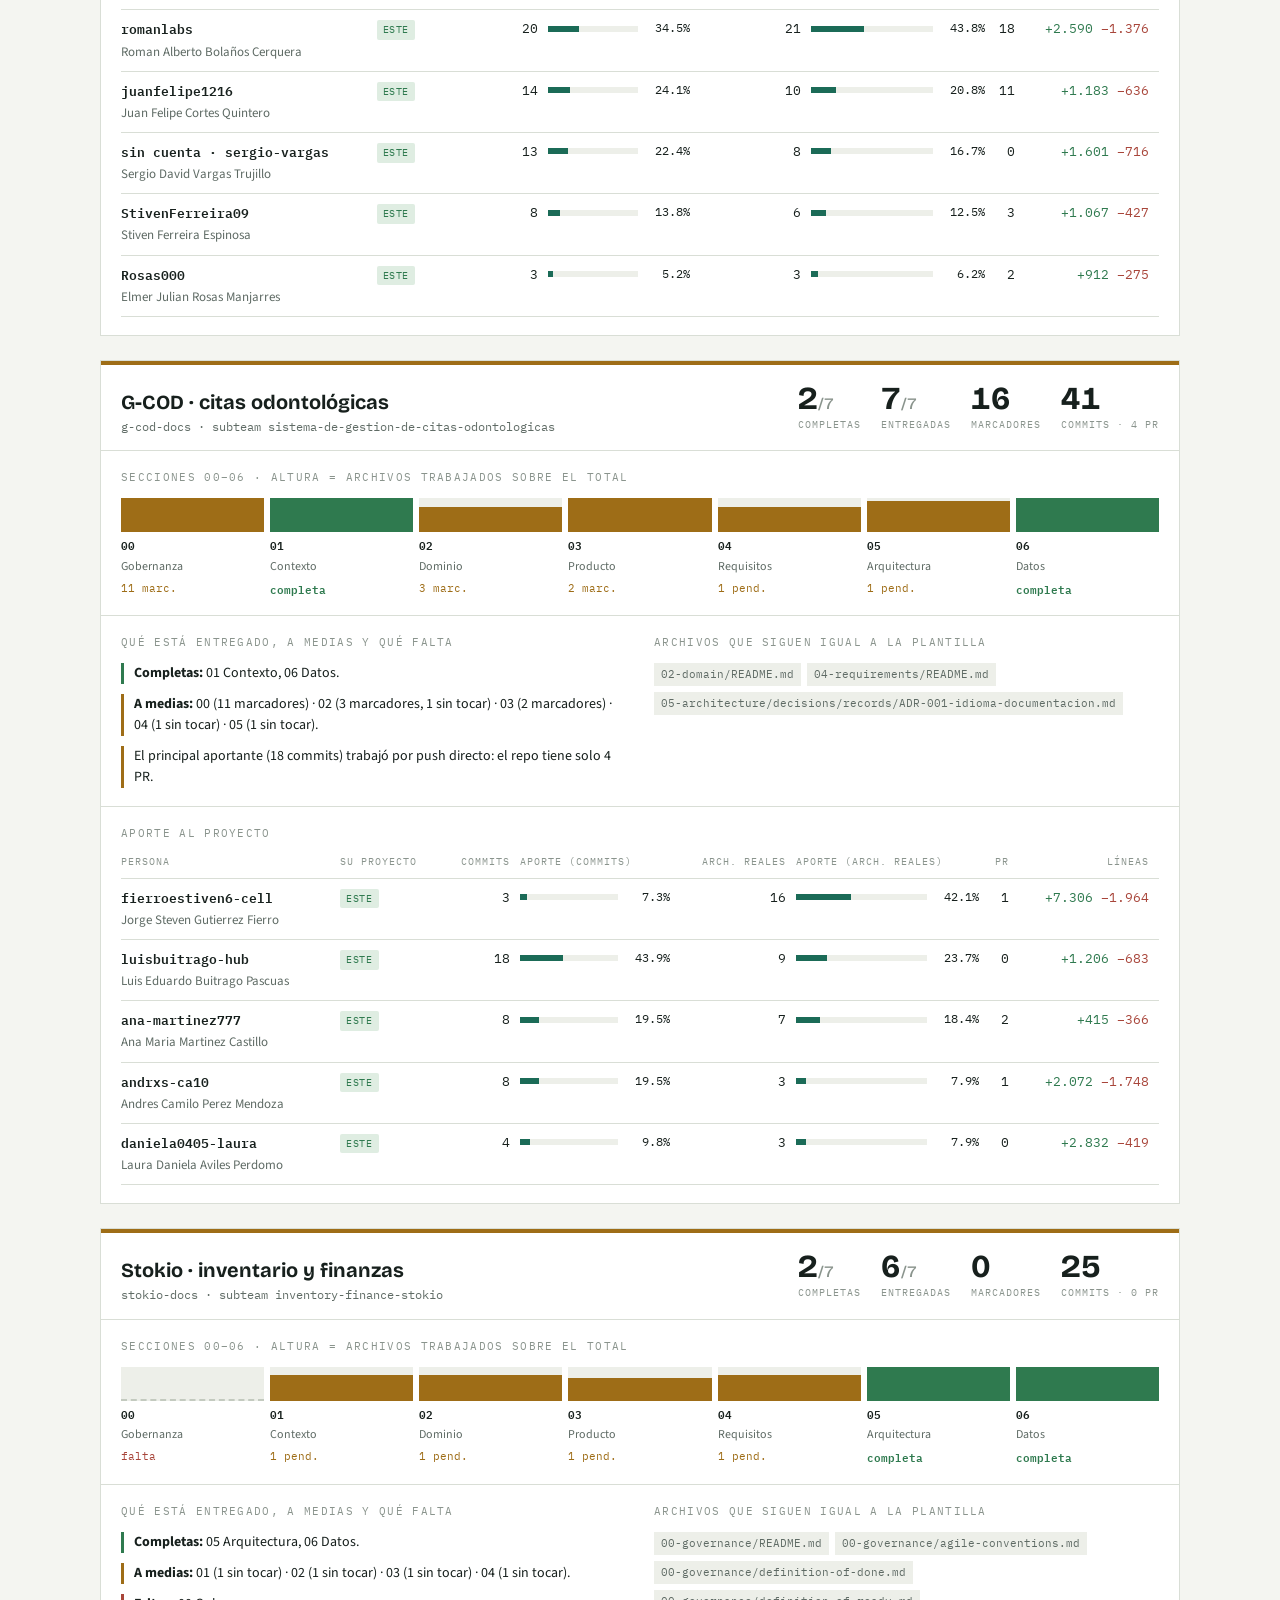
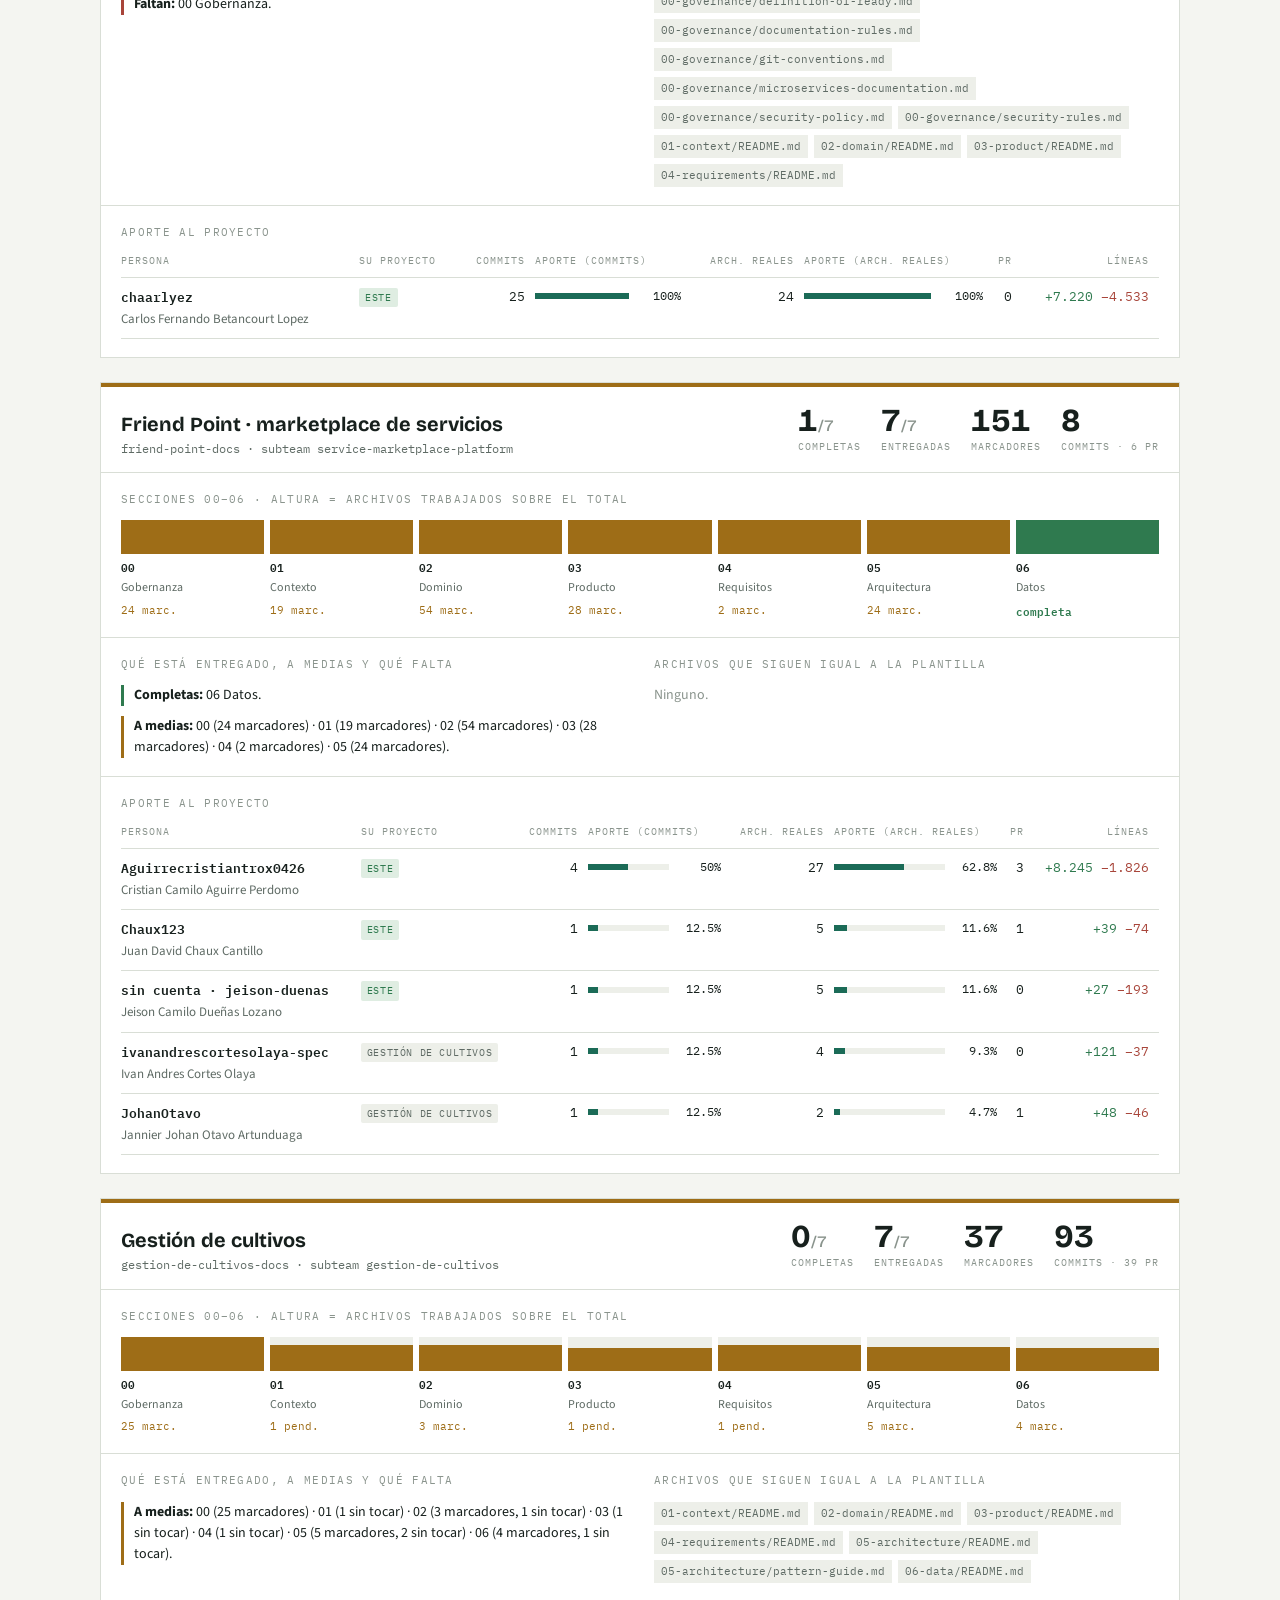
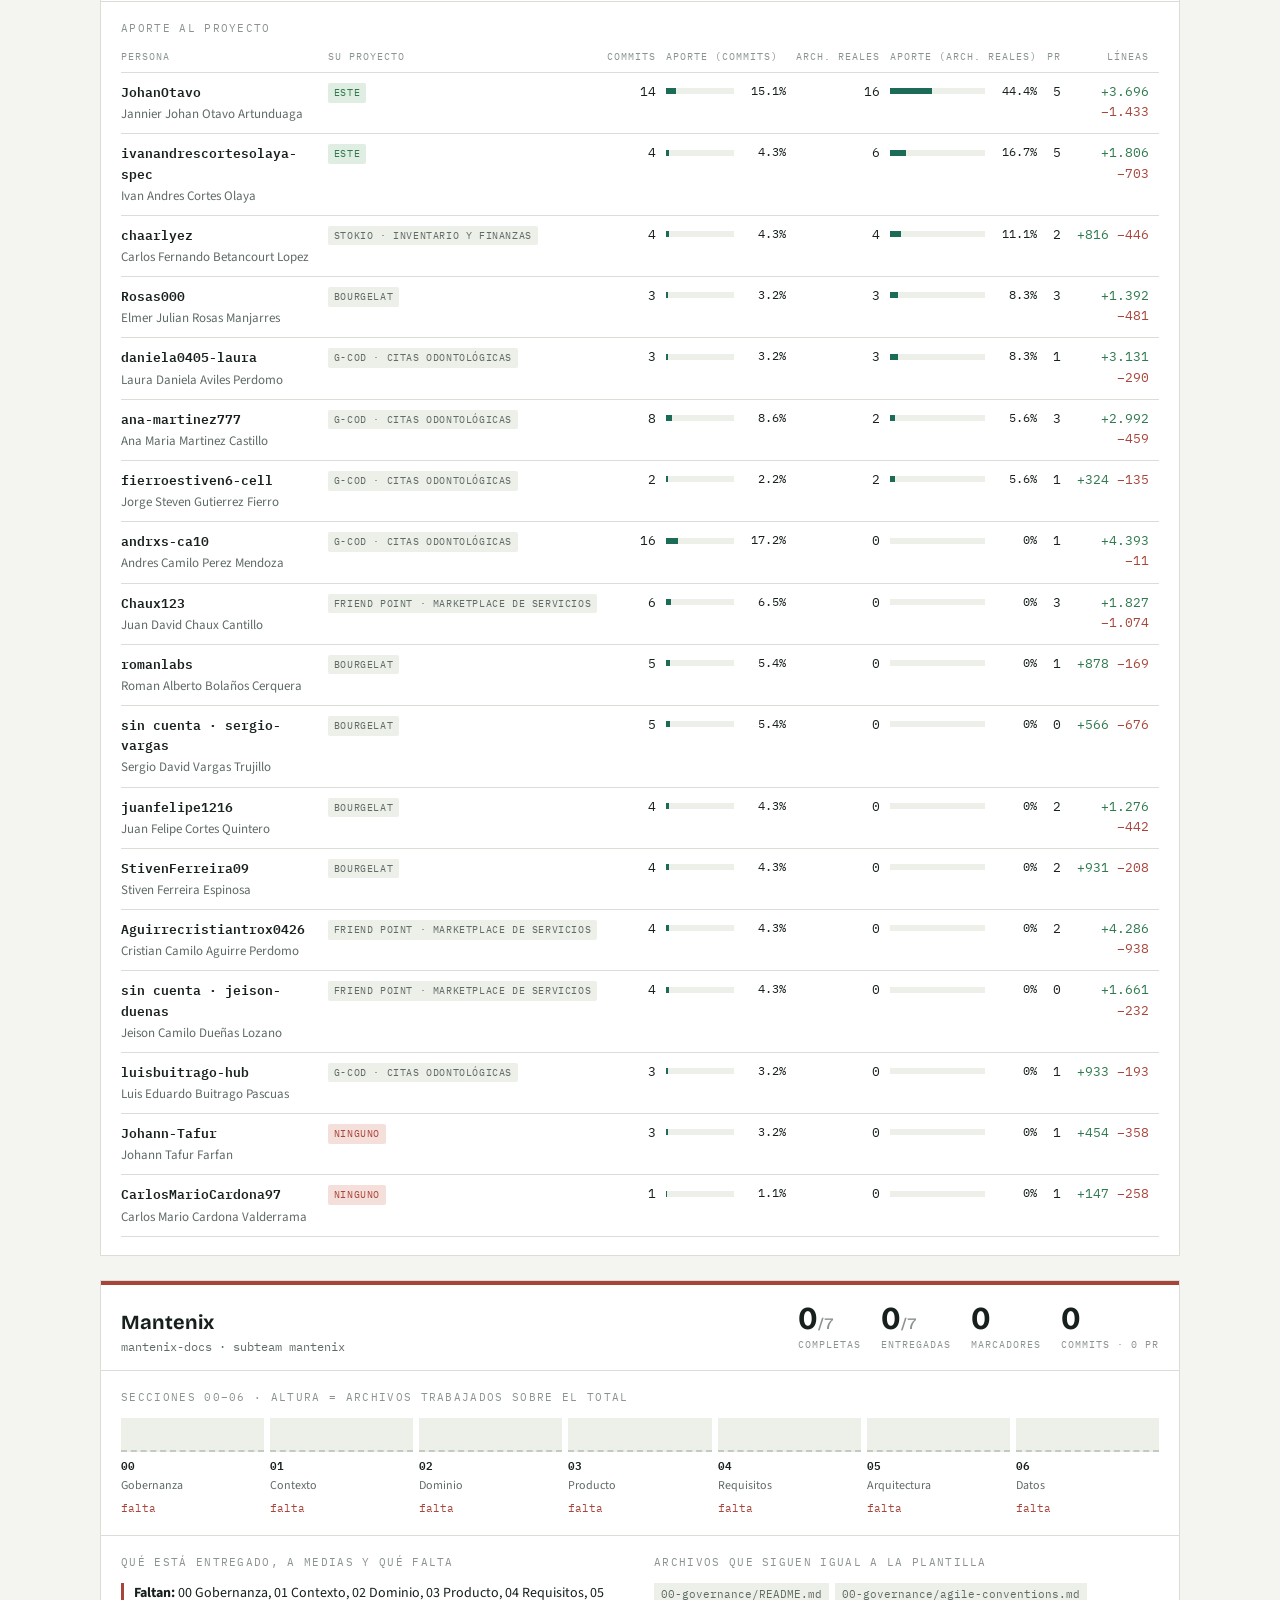
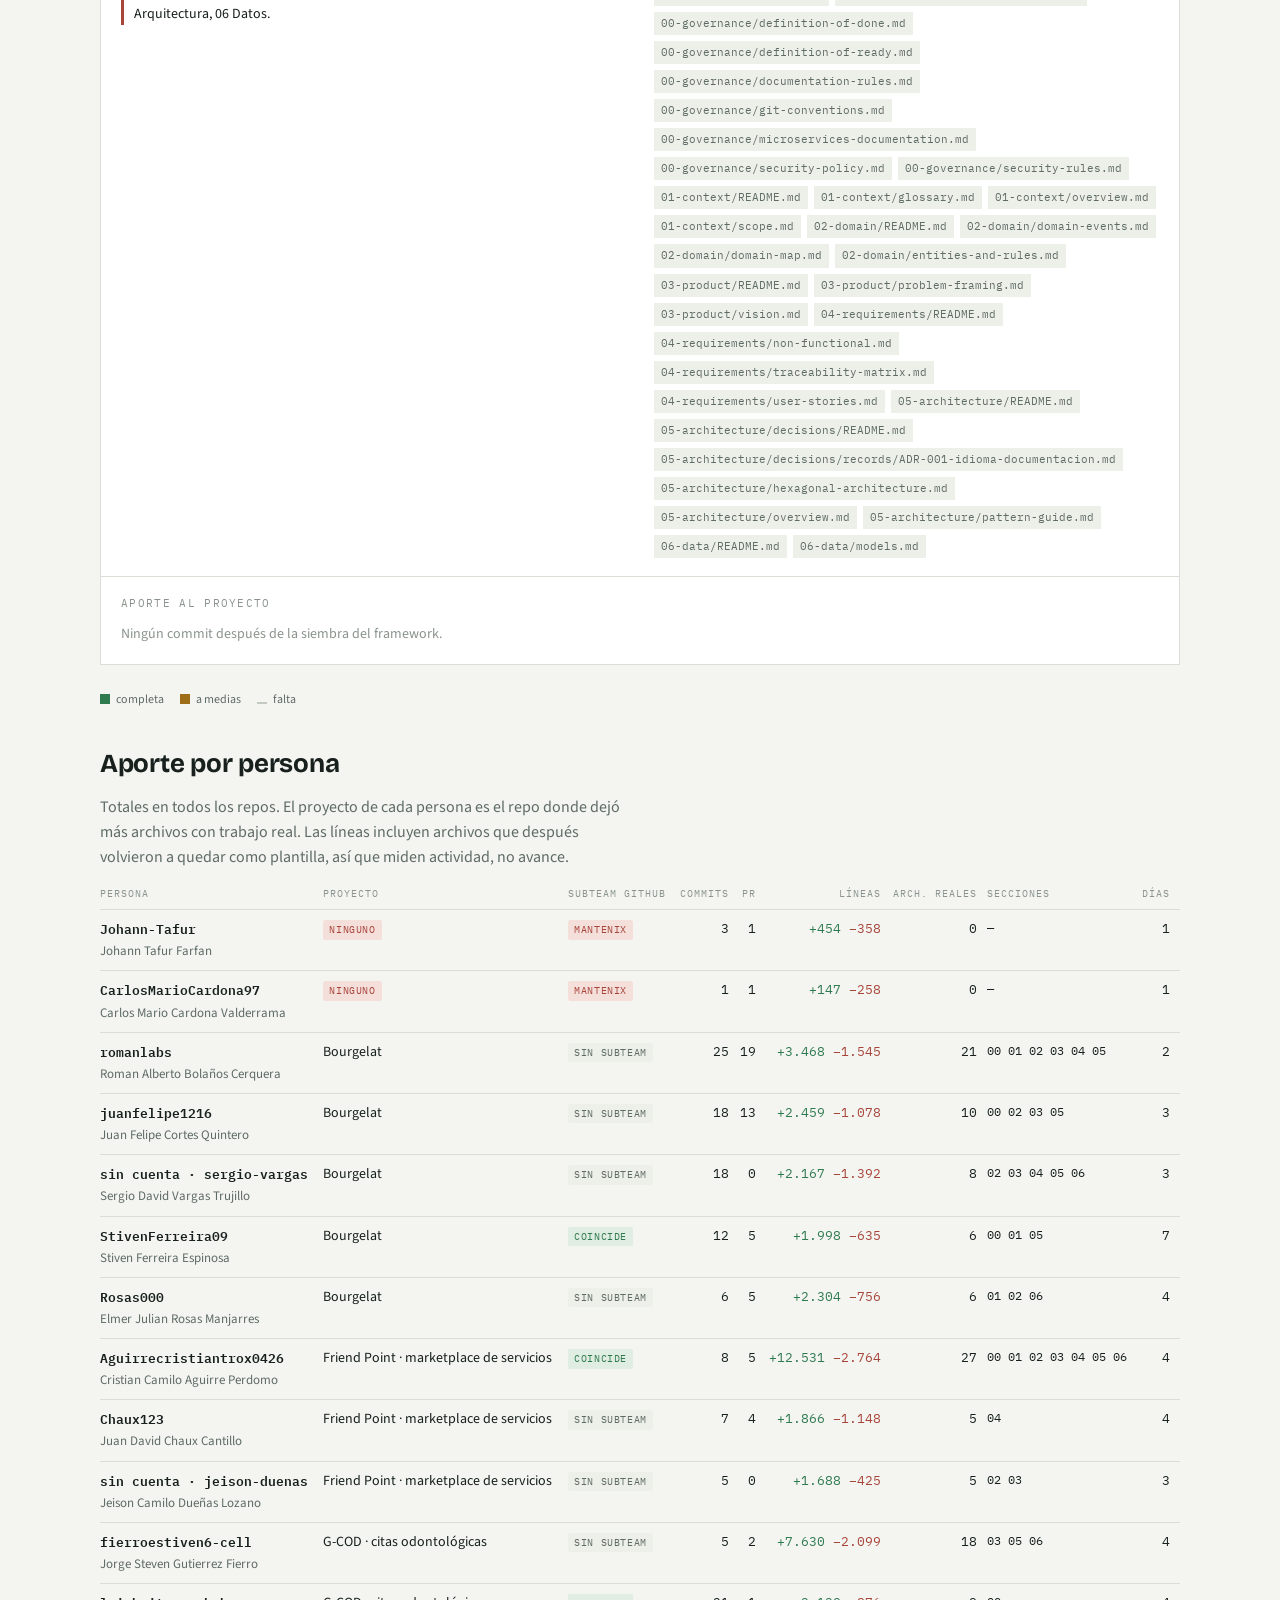
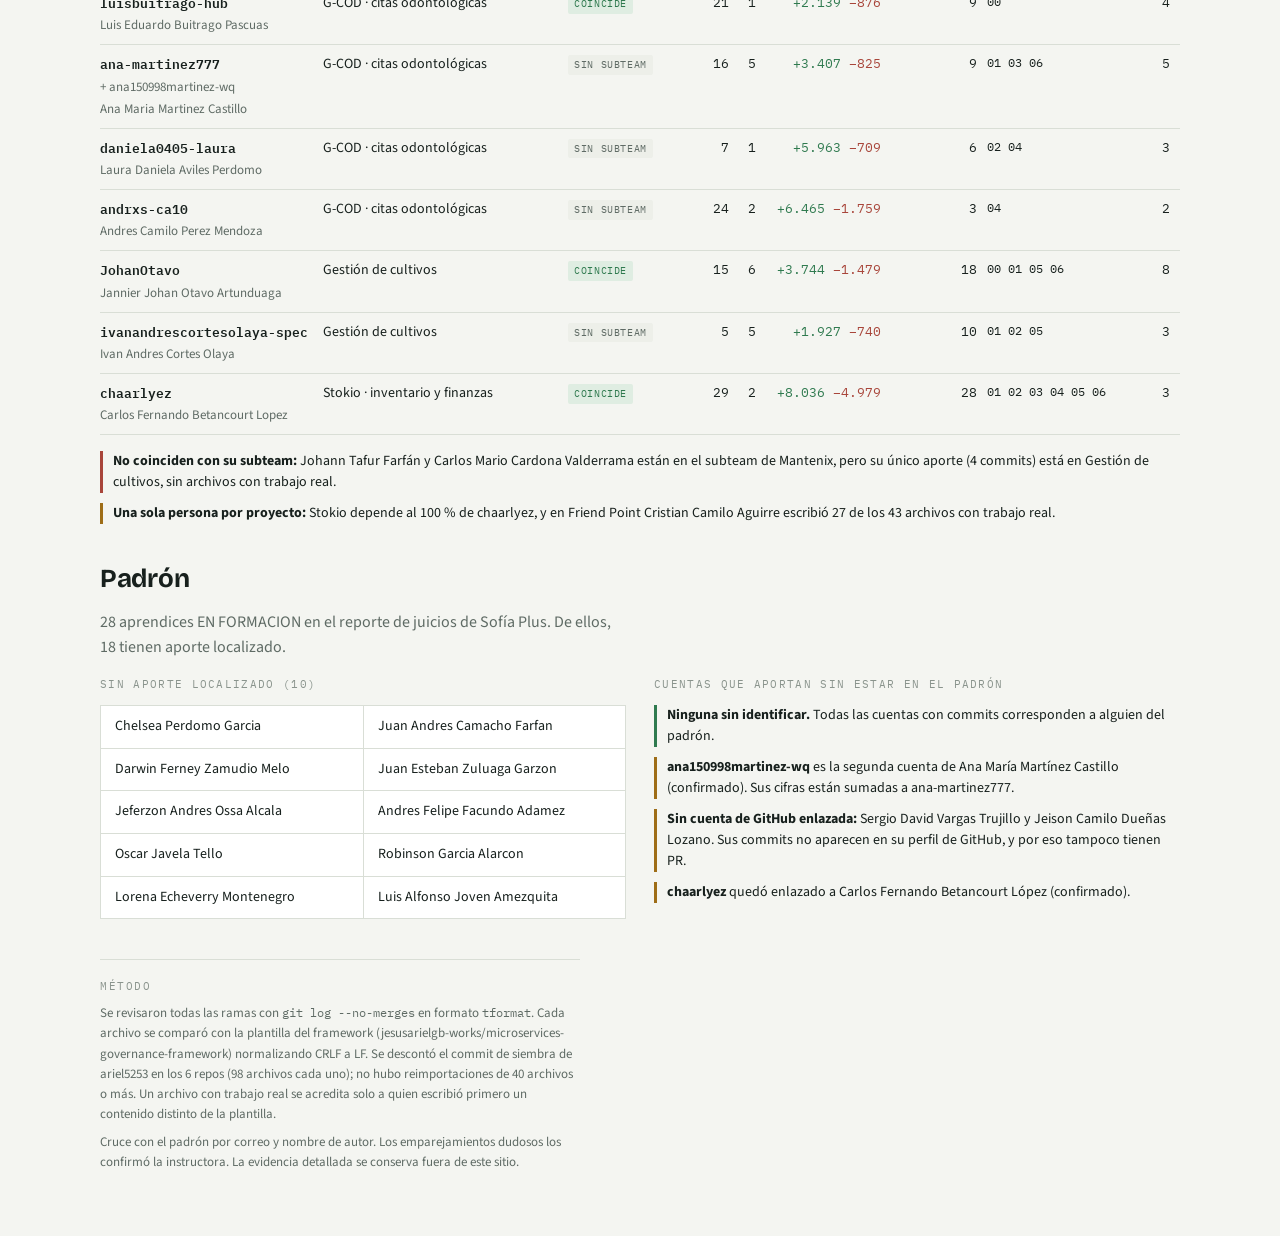
<file: docs/informes/2026-10-15-entrega-00-06/index.html>
<!doctype html><html lang="es"><head><meta charset="utf-8"><meta name="viewport" content="width=device-width,initial-scale=1,viewport-fit=cover"><title>Entrega 00–06 · ADSO-3239137</title>
<meta name="claude:viewport-fit-sides" content="cover">
<link rel="stylesheet" href="https://fonts.googleapis.com/css2?family=Bricolage+Grotesque:opsz,wght@12..96,500;12..96,700&family=IBM+Plex+Mono:wght@400;600&family=Source+Sans+3:ital,wght@0,400;0,600;1,400&display=swap">
<style>
/* Layout: informe de seguimiento — encabezado, KPIs, hallazgos, un artículo por proyecto, personas, padrón, método */
:root{
  --ground:#F4F5F1; --surface:#FFFFFF; --surface-2:#EDEFE9;
  --ink:#17201D; --muted:#5F6B65; --faint:#8A948D;
  --line:#D9DED6; --line-strong:#C3CABF;
  --accent:#1B6B57; --accent-soft:#DCEAE3;
  --ok:#2F7A4F; --warn:#9E6D17; --crit:#A8453A;
  --ok-soft:#DFEDE2; --warn-soft:#F4E9CF; --crit-soft:#F5DFDB;
  --display:"Bricolage Grotesque","Trebuchet MS",sans-serif;
  --body:"Source Sans 3","Segoe UI",system-ui,sans-serif;
  --mono:"IBM Plex Mono",ui-monospace,Consolas,monospace;
}
@media(prefers-color-scheme:dark){
  :root:not([data-theme="light"]){
    --ground:#111512; --surface:#181D19; --surface-2:#1F2521;
    --ink:#E6EAE3; --muted:#9BA69D; --faint:#768078;
    --line:#2A312C; --line-strong:#3A433D;
    --accent:#56B99B; --accent-soft:#1D2E28;
    --ok:#68BE8A; --warn:#D9A945; --crit:#DE8177;
    --ok-soft:#1B2D22; --warn-soft:#2E2818; --crit-soft:#2E1D1B;
    color-scheme:dark;
  }
}
:root[data-theme="dark"]{
  --ground:#111512; --surface:#181D19; --surface-2:#1F2521;
  --ink:#E6EAE3; --muted:#9BA69D; --faint:#768078;
  --line:#2A312C; --line-strong:#3A433D;
  --accent:#56B99B; --accent-soft:#1D2E28;
  --ok:#68BE8A; --warn:#D9A945; --crit:#DE8177;
  --ok-soft:#1B2D22; --warn-soft:#2E2818; --crit-soft:#2E1D1B;
  color-scheme:dark;
}
*{box-sizing:border-box}
body{margin:0;background:var(--ground);color:var(--ink);font-family:var(--body);font-size:16px;line-height:1.55;padding-left:max(16px,env(safe-area-inset-left,0px));padding-right:max(16px,env(safe-area-inset-right,0px));-webkit-font-smoothing:antialiased;}
.wrap{max-width:1080px;margin:0 auto;display:flex;flex-direction:column;gap:40px;padding-block:32px 64px;}
h1,h2,h3{font-family:var(--display);font-weight:700;text-wrap:balance;margin:0;line-height:1.15;}
h1{font-size:clamp(28px,5vw,42px);letter-spacing:-0.02em;}
h2{font-size:clamp(20px,3vw,26px);letter-spacing:-0.01em;}
h3{font-size:17px;font-weight:500;}
p{margin:0}
.eyebrow{font-family:var(--mono);font-size:11px;letter-spacing:.14em;text-transform:uppercase;color:var(--faint);}
.lede{color:var(--muted);max-width:66ch;}
.num{font-family:var(--mono);font-variant-numeric:tabular-nums;}
section{display:flex;flex-direction:column;gap:16px;min-width:0}
header.page{display:flex;flex-direction:column;gap:14px;border-bottom:2px solid var(--ink);padding-bottom:22px;}
.head-meta{display:flex;flex-wrap:wrap;gap:8px 20px;font-family:var(--mono);font-size:12px;color:var(--muted);}
.head-meta b{color:var(--ink);font-weight:600;}
.kpis{display:grid;grid-template-columns:repeat(auto-fit,minmax(150px,1fr));gap:1px;background:var(--line);border:1px solid var(--line);}
.kpi{background:var(--surface);padding:18px 16px;display:flex;flex-direction:column;gap:4px;}
.kpi .v{font-family:var(--display);font-size:34px;font-weight:700;line-height:1;font-variant-numeric:tabular-nums;}
.kpi .v small{font-size:18px;color:var(--faint);font-weight:500}
.kpi .k{font-family:var(--mono);font-size:11px;letter-spacing:.08em;text-transform:uppercase;color:var(--faint);}
.kpi .sub{font-size:13px;color:var(--muted);}
.findings{display:grid;grid-template-columns:repeat(auto-fit,minmax(300px,1fr));gap:1px;background:var(--line);border:1px solid var(--line);}
.finding{background:var(--surface);padding:18px 18px 20px;display:flex;flex-direction:column;gap:8px;min-width:0}
.finding p{font-size:15px;color:var(--muted)}
.finding p b{color:var(--ink)}
.projects{display:flex;flex-direction:column;gap:24px}
.proj{border:1px solid var(--line);background:var(--surface);min-width:0}
.proj > .bar{height:4px;background:var(--accent);}
.proj > .bar.ok{background:var(--ok)} .proj > .bar.warn{background:var(--warn)} .proj > .bar.crit{background:var(--crit)}
.proj-head{display:flex;flex-wrap:wrap;align-items:baseline;justify-content:space-between;gap:12px 20px;padding:18px 20px 14px;border-bottom:1px solid var(--line);}
.proj-head .id{display:flex;flex-direction:column;gap:4px;min-width:0}
.proj-head .repo{font-family:var(--mono);font-size:12px;color:var(--muted)}
.score{display:flex;gap:20px;align-items:baseline;flex-wrap:wrap}
.score > div{display:flex;flex-direction:column;gap:2px}
.score .pct{font-family:var(--display);font-size:32px;font-weight:700;line-height:1;font-variant-numeric:tabular-nums}
.score .pct small{font-size:16px;color:var(--faint);font-weight:500}
.score .lbl{font-family:var(--mono);font-size:10px;letter-spacing:.1em;text-transform:uppercase;color:var(--faint)}
.panel{padding:18px 20px;border-bottom:1px solid var(--line);min-width:0}
.panel:last-child{border-bottom:0;}
.panel-title{font-family:var(--mono);font-size:11px;letter-spacing:.12em;text-transform:uppercase;color:var(--faint);margin-bottom:12px;}
.strip{display:grid;grid-template-columns:repeat(7,minmax(0,1fr));gap:6px;}
.cell{display:flex;flex-direction:column;gap:4px;min-width:0}
.cell .track{height:34px;background:var(--surface-2);position:relative;overflow:hidden;}
.cell .fill{position:absolute;left:0;right:0;bottom:0;background:var(--accent);}
.cell .fill.warn{background:var(--warn)}
.cell .fill.ok{background:var(--ok)}
.cell .fill.zero{background:transparent;border-top:2px dashed var(--line-strong);height:0;}
.cell .sec{font-family:var(--mono);font-size:11px;color:var(--ink);font-weight:600}
.cell .nm{font-size:12px;color:var(--muted);overflow:hidden;text-overflow:ellipsis;white-space:nowrap}
.cell .frac{font-family:var(--mono);font-size:11px;color:var(--muted)}
.cell .frac.full{color:var(--ok);font-weight:600;}
.cell .frac.none{color:var(--crit);}
.cell .frac.half{color:var(--warn);}
.legend{display:flex;flex-wrap:wrap;gap:6px 16px;font-size:12px;color:var(--muted);margin-top:10px}
.legend i{display:inline-block;width:10px;height:10px;margin-right:6px;vertical-align:-1px}
.cols{display:grid;grid-template-columns:repeat(auto-fit,minmax(280px,1fr));gap:18px 28px}
.cols > div{min-width:0}
.tbl{overflow-x:auto}
table{border-collapse:collapse;width:100%;font-size:14px;min-width:600px;}
th{font-family:var(--mono);font-size:10px;letter-spacing:.1em;text-transform:uppercase;color:var(--faint);text-align:left;font-weight:400;padding:0 10px 8px 0;border-bottom:1px solid var(--line);white-space:nowrap}
th.r,td.r{text-align:right}
td{padding:9px 10px 9px 0;border-bottom:1px solid var(--line);vertical-align:top;}
td.r{font-family:var(--mono);font-variant-numeric:tabular-nums;font-size:13px}
.user{font-family:var(--mono);font-size:13px;font-weight:600;}
.who{display:flex;flex-direction:column;gap:2px}
.who .n{font-size:13px;color:var(--muted)}
.plus{color:var(--ok);} .minus{color:var(--crit);}
.share{display:flex;align-items:center;gap:8px;min-width:120px;}
.share .t{flex:1;height:6px;background:var(--surface-2);}
.share .f{height:6px;background:var(--accent);display:block;}
.share .p{font-family:var(--mono);font-size:12px;width:44px;text-align:right;font-variant-numeric:tabular-nums}
.tag{display:inline-block;font-family:var(--mono);font-size:10px;letter-spacing:.06em;text-transform:uppercase;padding:2px 6px;border-radius:2px;white-space:nowrap;}
.tag.warn{background:var(--warn-soft);color:var(--warn);}
.tag.crit{background:var(--crit-soft);color:var(--crit);}
.tag.ok{background:var(--ok-soft);color:var(--ok);}
.tag.flat{background:var(--surface-2);color:var(--muted);}
.notes{display:flex;flex-direction:column;gap:10px;}
.note{display:flex;gap:10px;align-items:flex-start;font-size:14px;line-height:1.5;}
.note .dot{width:3px;align-self:stretch;flex:none;background:var(--line-strong);}
.note.risk .dot{background:var(--crit);}
.note.watch .dot{background:var(--warn);}
.note.good .dot{background:var(--ok);}
ul.pend{margin:0;padding-left:0;list-style:none;display:flex;flex-wrap:wrap;gap:6px;}
ul.pend li{font-family:var(--mono);font-size:11px;padding:3px 7px;background:var(--surface-2);color:var(--muted);overflow-wrap:anywhere}
ul.pend li b{color:var(--ink);font-weight:600}
.empty{font-size:14px;color:var(--faint)}
.roster{display:grid;grid-template-columns:repeat(auto-fit,minmax(240px,1fr));gap:1px;background:var(--line);border:1px solid var(--line)}
.roster div{background:var(--surface);padding:10px 14px;font-size:14px;display:flex;justify-content:space-between;gap:10px}
.roster .doc{font-family:var(--mono);font-size:12px;color:var(--faint)}
footer{border-top:1px solid var(--line);padding-top:18px;font-size:13px;color:var(--muted);display:flex;flex-direction:column;gap:8px;max-width:80ch}
footer code{font-family:var(--mono);font-size:12px}
@media (max-width:560px){ .strip{grid-template-columns:repeat(4,minmax(0,1fr))} }
</style>
</head><body>

<div class="wrap" id="app"></div>
<script id="datos" type="application/json">{"corte": "2026-10-15 23:59", "generado": "2026-10-15 21:32", "totales": {"repos": 6, "commits_efectivos": 225, "prs": 97, "contribuyentes": 19}, "nombres_sec": {"00": "Gobernanza", "01": "Contexto", "02": "Dominio", "03": "Producto", "04": "Requisitos", "05": "Arquitectura", "06": "Datos"}, "proyectos": [{"repo": "bourgelat-docs", "proyecto": "bourgelat", "secciones_entregadas": 7, "total_secciones": 7, "faltan": [], "commits": 58, "prs": 48, "contribuyentes": 5, "mayor_aporte_pct": 34.5, "placeholders": 66, "completas": 3, "marcadores": 66, "prs_merged": 38, "prs_open": 8, "secciones": {"00": {"estado": "a medias", "trabajados": 10, "pendientes": [], "ph": 27}, "01": {"estado": "completa", "trabajados": 4, "pendientes": [], "ph": 0}, "02": {"estado": "completa", "trabajados": 4, "pendientes": [], "ph": 0}, "03": {"estado": "completa", "trabajados": 3, "pendientes": [], "ph": 0}, "04": {"estado": "a medias", "trabajados": 4, "pendientes": [], "ph": 4}, "05": {"estado": "a medias", "trabajados": 7, "pendientes": [], "ph": 34}, "06": {"estado": "a medias", "trabajados": 4, "pendientes": [], "ph": 1}}}, {"repo": "friend-point-docs", "proyecto": "service-marketplace-platform", "secciones_entregadas": 7, "total_secciones": 7, "faltan": [], "commits": 8, "prs": 6, "contribuyentes": 5, "mayor_aporte_pct": 50.0, "placeholders": 178, "completas": 1, "marcadores": 151, "prs_merged": 6, "prs_open": 0, "secciones": {"00": {"estado": "a medias", "trabajados": 9, "pendientes": [], "ph": 24}, "01": {"estado": "a medias", "trabajados": 4, "pendientes": [], "ph": 19}, "02": {"estado": "a medias", "trabajados": 4, "pendientes": [], "ph": 54}, "03": {"estado": "a medias", "trabajados": 3, "pendientes": [], "ph": 28}, "04": {"estado": "a medias", "trabajados": 5, "pendientes": [], "ph": 2}, "05": {"estado": "a medias", "trabajados": 8, "pendientes": [], "ph": 24}, "06": {"estado": "completa", "trabajados": 2, "pendientes": [], "ph": 0}}}, {"repo": "g-cod-docs", "proyecto": "sistema-de-gestion-de-citas-odontologicas", "secciones_entregadas": 7, "total_secciones": 7, "faltan": [], "commits": 41, "prs": 4, "contribuyentes": 6, "mayor_aporte_pct": 43.9, "placeholders": 21, "completas": 2, "marcadores": 16, "prs_merged": 4, "prs_open": 0, "secciones": {"00": {"estado": "a medias", "trabajados": 9, "pendientes": [], "ph": 11}, "01": {"estado": "completa", "trabajados": 4, "pendientes": [], "ph": 0}, "02": {"estado": "a medias", "trabajados": 3, "pendientes": ["02-domain/README.md"], "ph": 3}, "03": {"estado": "a medias", "trabajados": 3, "pendientes": [], "ph": 2}, "04": {"estado": "a medias", "trabajados": 3, "pendientes": ["04-requirements/README.md"], "ph": 0}, "05": {"estado": "a medias", "trabajados": 12, "pendientes": ["05-architecture/decisions/records/ADR-001-idioma-documentacion.md"], "ph": 0}, "06": {"estado": "completa", "trabajados": 7, "pendientes": [], "ph": 0}}}, {"repo": "gestion-de-cultivos-docs", "proyecto": "gestion-de-cultivos", "secciones_entregadas": 7, "total_secciones": 7, "faltan": [], "commits": 93, "prs": 39, "contribuyentes": 19, "mayor_aporte_pct": 17.2, "placeholders": 37, "completas": 0, "marcadores": 37, "prs_merged": 24, "prs_open": 0, "secciones": {"00": {"estado": "a medias", "trabajados": 12, "pendientes": [], "ph": 25}, "01": {"estado": "a medias", "trabajados": 3, "pendientes": ["01-context/README.md"], "ph": 0}, "02": {"estado": "a medias", "trabajados": 3, "pendientes": ["02-domain/README.md"], "ph": 3}, "03": {"estado": "a medias", "trabajados": 2, "pendientes": ["03-product/README.md"], "ph": 0}, "04": {"estado": "a medias", "trabajados": 3, "pendientes": ["04-requirements/README.md"], "ph": 0}, "05": {"estado": "a medias", "trabajados": 5, "pendientes": ["05-architecture/README.md", "05-architecture/pattern-guide.md"], "ph": 5}, "06": {"estado": "a medias", "trabajados": 2, "pendientes": ["06-data/README.md"], "ph": 4}}}, {"repo": "stokio-docs", "proyecto": "inventory-finance-stokio", "secciones_entregadas": 6, "total_secciones": 7, "faltan": ["00"], "commits": 25, "prs": 0, "contribuyentes": 1, "mayor_aporte_pct": 100.0, "placeholders": 0, "completas": 2, "marcadores": 0, "prs_merged": 0, "prs_open": 0, "secciones": {"00": {"estado": "falta", "trabajados": 0, "pendientes": ["00-governance/README.md", "00-governance/agile-conventions.md", "00-governance/definition-of-done.md", "00-governance/definition-of-ready.md", "00-governance/documentation-rules.md", "00-governance/git-conventions.md", "00-governance/microservices-documentation.md", "00-governance/security-policy.md", "00-governance/security-rules.md"], "ph": 0}, "01": {"estado": "a medias", "trabajados": 3, "pendientes": ["01-context/README.md"], "ph": 0}, "02": {"estado": "a medias", "trabajados": 3, "pendientes": ["02-domain/README.md"], "ph": 0}, "03": {"estado": "a medias", "trabajados": 2, "pendientes": ["03-product/README.md"], "ph": 0}, "04": {"estado": "a medias", "trabajados": 3, "pendientes": ["04-requirements/README.md"], "ph": 0}, "05": {"estado": "completa", "trabajados": 11, "pendientes": [], "ph": 0}, "06": {"estado": "completa", "trabajados": 2, "pendientes": [], "ph": 0}}}, {"repo": "mantenix-docs", "proyecto": "mantenix", "secciones_entregadas": 0, "total_secciones": 7, "faltan": ["00", "01", "02", "03", "04", "05", "06"], "commits": 0, "prs": 0, "contribuyentes": 0, "mayor_aporte_pct": 0.0, "placeholders": 0, "completas": 0, "marcadores": 0, "prs_merged": 0, "prs_open": 0, "secciones": {"00": {"estado": "falta", "trabajados": 0, "pendientes": ["00-governance/README.md", "00-governance/agile-conventions.md", "00-governance/definition-of-done.md", "00-governance/definition-of-ready.md", "00-governance/documentation-rules.md", "00-governance/git-conventions.md", "00-governance/microservices-documentation.md", "00-governance/security-policy.md", "00-governance/security-rules.md"], "ph": 0}, "01": {"estado": "falta", "trabajados": 0, "pendientes": ["01-context/README.md", "01-context/glossary.md", "01-context/overview.md", "01-context/scope.md"], "ph": 0}, "02": {"estado": "falta", "trabajados": 0, "pendientes": ["02-domain/README.md", "02-domain/domain-events.md", "02-domain/domain-map.md", "02-domain/entities-and-rules.md"], "ph": 0}, "03": {"estado": "falta", "trabajados": 0, "pendientes": ["03-product/README.md", "03-product/problem-framing.md", "03-product/vision.md"], "ph": 0}, "04": {"estado": "falta", "trabajados": 0, "pendientes": ["04-requirements/README.md", "04-requirements/non-functional.md", "04-requirements/traceability-matrix.md", "04-requirements/user-stories.md"], "ph": 0}, "05": {"estado": "falta", "trabajados": 0, "pendientes": ["05-architecture/README.md", "05-architecture/decisions/README.md", "05-architecture/decisions/records/ADR-001-idioma-documentacion.md", "05-architecture/hexagonal-architecture.md", "05-architecture/overview.md", "05-architecture/pattern-guide.md"], "ph": 0}, "06": {"estado": "falta", "trabajados": 0, "pendientes": ["06-data/README.md", "06-data/models.md"], "ph": 0}}}], "personas": [{"login": "romanlabs", "cuentas": ["romanlabs"], "nombre": "ROMAN ALBERTO BOLAÑOS CERQUERA", "proyecto_repo": "bourgelat-docs", "proyecto": "bourgelat", "subteam": [], "coincide_subteam": null, "commits": 25, "prs": 19, "add": 3468, "del": 1545, "arch_reales": 21, "secciones": ["00", "01", "02", "03", "04", "05"], "dias": 2, "por_repo": {"bourgelat-docs": {"commits": 20, "arch_reales": 21, "prs": 18, "add": 2590, "del": 1376}, "gestion-de-cultivos-docs": {"commits": 5, "arch_reales": 0, "prs": 1, "add": 878, "del": 169}}}, {"login": "juanfelipe1216", "cuentas": ["juanfelipe1216"], "nombre": "JUAN FELIPE CORTES QUINTERO", "proyecto_repo": "bourgelat-docs", "proyecto": "bourgelat", "subteam": [], "coincide_subteam": null, "commits": 18, "prs": 13, "add": 2459, "del": 1078, "arch_reales": 10, "secciones": ["00", "02", "03", "05"], "dias": 3, "por_repo": {"bourgelat-docs": {"commits": 14, "arch_reales": 10, "prs": 11, "add": 1183, "del": 636}, "gestion-de-cultivos-docs": {"commits": 4, "arch_reales": 0, "prs": 2, "add": 1276, "del": 442}}}, {"login": "sin-cuenta:sergio-vargas", "cuentas": ["sin-cuenta:sergio-vargas"], "nombre": "SERGIO DAVID VARGAS TRUJILLO", "proyecto_repo": "bourgelat-docs", "proyecto": "bourgelat", "subteam": [], "coincide_subteam": null, "commits": 18, "prs": 0, "add": 2167, "del": 1392, "arch_reales": 8, "secciones": ["02", "03", "04", "05", "06"], "dias": 3, "por_repo": {"bourgelat-docs": {"commits": 13, "arch_reales": 8, "prs": 0, "add": 1601, "del": 716}, "gestion-de-cultivos-docs": {"commits": 5, "arch_reales": 0, "prs": 0, "add": 566, "del": 676}}}, {"login": "StivenFerreira09", "cuentas": ["StivenFerreira09"], "nombre": "STIVEN FERREIRA ESPINOSA", "proyecto_repo": "bourgelat-docs", "proyecto": "bourgelat", "subteam": ["bourgelat"], "coincide_subteam": true, "commits": 12, "prs": 5, "add": 1998, "del": 635, "arch_reales": 6, "secciones": ["00", "01", "05"], "dias": 7, "por_repo": {"bourgelat-docs": {"commits": 8, "arch_reales": 6, "prs": 3, "add": 1067, "del": 427}, "gestion-de-cultivos-docs": {"commits": 4, "arch_reales": 0, "prs": 2, "add": 931, "del": 208}}}, {"login": "Rosas000", "cuentas": ["Rosas000"], "nombre": "ELMER JULIAN ROSAS MANJARRES", "proyecto_repo": "bourgelat-docs", "proyecto": "bourgelat", "subteam": [], "coincide_subteam": null, "commits": 6, "prs": 5, "add": 2304, "del": 756, "arch_reales": 6, "secciones": ["01", "02", "06"], "dias": 4, "por_repo": {"bourgelat-docs": {"commits": 3, "arch_reales": 3, "prs": 2, "add": 912, "del": 275}, "gestion-de-cultivos-docs": {"commits": 3, "arch_reales": 3, "prs": 3, "add": 1392, "del": 481}}}, {"login": "Aguirrecristiantrox0426", "cuentas": ["Aguirrecristiantrox0426"], "nombre": "CRISTIAN CAMILO AGUIRRE PERDOMO", "proyecto_repo": "friend-point-docs", "proyecto": "service-marketplace-platform", "subteam": ["service-marketplace-platform"], "coincide_subteam": true, "commits": 8, "prs": 5, "add": 12531, "del": 2764, "arch_reales": 27, "secciones": ["00", "01", "02", "03", "04", "05", "06"], "dias": 4, "por_repo": {"friend-point-docs": {"commits": 4, "arch_reales": 27, "prs": 3, "add": 8245, "del": 1826}, "gestion-de-cultivos-docs": {"commits": 4, "arch_reales": 0, "prs": 2, "add": 4286, "del": 938}}}, {"login": "Chaux123", "cuentas": ["Chaux123"], "nombre": "JUAN DAVID CHAUX CANTILLO", "proyecto_repo": "friend-point-docs", "proyecto": "service-marketplace-platform", "subteam": [], "coincide_subteam": null, "commits": 7, "prs": 4, "add": 1866, "del": 1148, "arch_reales": 5, "secciones": ["04"], "dias": 4, "por_repo": {"friend-point-docs": {"commits": 1, "arch_reales": 5, "prs": 1, "add": 39, "del": 74}, "gestion-de-cultivos-docs": {"commits": 6, "arch_reales": 0, "prs": 3, "add": 1827, "del": 1074}}}, {"login": "sin-cuenta:jeison-duenas", "cuentas": ["sin-cuenta:jeison-duenas"], "nombre": "JEISON CAMILO DUEÑAS LOZANO", "proyecto_repo": "friend-point-docs", "proyecto": "service-marketplace-platform", "subteam": [], "coincide_subteam": null, "commits": 5, "prs": 0, "add": 1688, "del": 425, "arch_reales": 5, "secciones": ["02", "03"], "dias": 3, "por_repo": {"friend-point-docs": {"commits": 1, "arch_reales": 5, "prs": 0, "add": 27, "del": 193}, "gestion-de-cultivos-docs": {"commits": 4, "arch_reales": 0, "prs": 0, "add": 1661, "del": 232}}}, {"login": "fierroestiven6-cell", "cuentas": ["fierroestiven6-cell"], "nombre": "JORGE STEVEN GUTIERREZ FIERRO", "proyecto_repo": "g-cod-docs", "proyecto": "sistema-de-gestion-de-citas-odontologicas", "subteam": [], "coincide_subteam": null, "commits": 5, "prs": 2, "add": 7630, "del": 2099, "arch_reales": 18, "secciones": ["03", "05", "06"], "dias": 4, "por_repo": {"g-cod-docs": {"commits": 3, "arch_reales": 16, "prs": 1, "add": 7306, "del": 1964}, "gestion-de-cultivos-docs": {"commits": 2, "arch_reales": 2, "prs": 1, "add": 324, "del": 135}}}, {"login": "luisbuitrago-hub", "cuentas": ["luisbuitrago-hub"], "nombre": "LUIS EDUARDO BUITRAGO PASCUAS", "proyecto_repo": "g-cod-docs", "proyecto": "sistema-de-gestion-de-citas-odontologicas", "subteam": ["sistema-de-gestion-de-citas-odontologicas"], "coincide_subteam": true, "commits": 21, "prs": 1, "add": 2139, "del": 876, "arch_reales": 9, "secciones": ["00"], "dias": 4, "por_repo": {"g-cod-docs": {"commits": 18, "arch_reales": 9, "prs": 0, "add": 1206, "del": 683}, "gestion-de-cultivos-docs": {"commits": 3, "arch_reales": 0, "prs": 1, "add": 933, "del": 193}}}, {"login": "ana-martinez777", "cuentas": ["ana-martinez777", "ana150998martinez-wq"], "nombre": "ANA MARIA MARTINEZ CASTILLO", "proyecto_repo": "g-cod-docs", "proyecto": "sistema-de-gestion-de-citas-odontologicas", "subteam": [], "coincide_subteam": null, "commits": 16, "prs": 5, "add": 3407, "del": 825, "arch_reales": 9, "secciones": ["01", "03", "06"], "dias": 5, "por_repo": {"g-cod-docs": {"commits": 8, "arch_reales": 7, "prs": 2, "add": 415, "del": 366}, "gestion-de-cultivos-docs": {"commits": 8, "arch_reales": 2, "prs": 3, "add": 2992, "del": 459}}}, {"login": "daniela0405-laura", "cuentas": ["daniela0405-laura"], "nombre": "LAURA DANIELA AVILES PERDOMO", "proyecto_repo": "g-cod-docs", "proyecto": "sistema-de-gestion-de-citas-odontologicas", "subteam": [], "coincide_subteam": null, "commits": 7, "prs": 1, "add": 5963, "del": 709, "arch_reales": 6, "secciones": ["02", "04"], "dias": 3, "por_repo": {"g-cod-docs": {"commits": 4, "arch_reales": 3, "prs": 0, "add": 2832, "del": 419}, "gestion-de-cultivos-docs": {"commits": 3, "arch_reales": 3, "prs": 1, "add": 3131, "del": 290}}}, {"login": "andrxs-ca10", "cuentas": ["andrxs-ca10"], "nombre": "ANDRES CAMILO PEREZ MENDOZA", "proyecto_repo": "g-cod-docs", "proyecto": "sistema-de-gestion-de-citas-odontologicas", "subteam": [], "coincide_subteam": null, "commits": 24, "prs": 2, "add": 6465, "del": 1759, "arch_reales": 3, "secciones": ["04"], "dias": 2, "por_repo": {"g-cod-docs": {"commits": 8, "arch_reales": 3, "prs": 1, "add": 2072, "del": 1748}, "gestion-de-cultivos-docs": {"commits": 16, "arch_reales": 0, "prs": 1, "add": 4393, "del": 11}}}, {"login": "JohanOtavo", "cuentas": ["JohanOtavo"], "nombre": "JANNIER JOHAN OTAVO ARTUNDUAGA", "proyecto_repo": "gestion-de-cultivos-docs", "proyecto": "gestion-de-cultivos", "subteam": ["gestion-de-cultivos"], "coincide_subteam": true, "commits": 15, "prs": 6, "add": 3744, "del": 1479, "arch_reales": 18, "secciones": ["00", "01", "05", "06"], "dias": 8, "por_repo": {"friend-point-docs": {"commits": 1, "arch_reales": 2, "prs": 1, "add": 48, "del": 46}, "gestion-de-cultivos-docs": {"commits": 14, "arch_reales": 16, "prs": 5, "add": 3696, "del": 1433}}}, {"login": "ivanandrescortesolaya-spec", "cuentas": ["ivanandrescortesolaya-spec"], "nombre": "IVAN ANDRES CORTES OLAYA", "proyecto_repo": "gestion-de-cultivos-docs", "proyecto": "gestion-de-cultivos", "subteam": [], "coincide_subteam": null, "commits": 5, "prs": 5, "add": 1927, "del": 740, "arch_reales": 10, "secciones": ["01", "02", "05"], "dias": 3, "por_repo": {"friend-point-docs": {"commits": 1, "arch_reales": 4, "prs": 0, "add": 121, "del": 37}, "gestion-de-cultivos-docs": {"commits": 4, "arch_reales": 6, "prs": 5, "add": 1806, "del": 703}}}, {"login": "chaarlyez", "cuentas": ["chaarlyez"], "nombre": "CARLOS FERNANDO BETANCOURT LOPEZ", "proyecto_repo": "stokio-docs", "proyecto": "inventory-finance-stokio", "subteam": ["inventory-finance-stokio"], "coincide_subteam": true, "commits": 29, "prs": 2, "add": 8036, "del": 4979, "arch_reales": 28, "secciones": ["01", "02", "03", "04", "05", "06"], "dias": 3, "por_repo": {"gestion-de-cultivos-docs": {"commits": 4, "arch_reales": 4, "prs": 2, "add": 816, "del": 446}, "stokio-docs": {"commits": 25, "arch_reales": 24, "prs": 0, "add": 7220, "del": 4533}}}, {"login": "Johann-Tafur", "cuentas": ["Johann-Tafur"], "nombre": "JOHANN TAFUR FARFAN", "proyecto_repo": "", "proyecto": "", "subteam": ["mantenix"], "coincide_subteam": false, "commits": 3, "prs": 1, "add": 454, "del": 358, "arch_reales": 0, "secciones": [], "dias": 1, "por_repo": {"gestion-de-cultivos-docs": {"commits": 3, "arch_reales": 0, "prs": 1, "add": 454, "del": 358}}}, {"login": "CarlosMarioCardona97", "cuentas": ["CarlosMarioCardona97"], "nombre": "CARLOS MARIO CARDONA VALDERRAMA", "proyecto_repo": "", "proyecto": "", "subteam": ["mantenix"], "coincide_subteam": false, "commits": 1, "prs": 1, "add": 147, "del": 258, "arch_reales": 0, "secciones": [], "dias": 1, "por_repo": {"gestion-de-cultivos-docs": {"commits": 1, "arch_reales": 0, "prs": 1, "add": 147, "del": 258}}}], "aporte": [{"repo": "bourgelat-docs", "login": "romanlabs", "nombre": "ROMAN ALBERTO BOLAÑOS CERQUERA", "es_su_proyecto": "si", "commits": 20, "pct_commits": 34.5, "arch_reales": 21, "pct_arch_reales": 43.8, "prs": 18, "add": 2590, "del": 1376}, {"repo": "bourgelat-docs", "login": "juanfelipe1216", "nombre": "JUAN FELIPE CORTES QUINTERO", "es_su_proyecto": "si", "commits": 14, "pct_commits": 24.1, "arch_reales": 10, "pct_arch_reales": 20.8, "prs": 11, "add": 1183, "del": 636}, {"repo": "bourgelat-docs", "login": "sin-cuenta:sergio-vargas", "nombre": "SERGIO DAVID VARGAS TRUJILLO", "es_su_proyecto": "si", "commits": 13, "pct_commits": 22.4, "arch_reales": 8, "pct_arch_reales": 16.7, "prs": 0, "add": 1601, "del": 716}, {"repo": "bourgelat-docs", "login": "StivenFerreira09", "nombre": "STIVEN FERREIRA ESPINOSA", "es_su_proyecto": "si", "commits": 8, "pct_commits": 13.8, "arch_reales": 6, "pct_arch_reales": 12.5, "prs": 3, "add": 1067, "del": 427}, {"repo": "bourgelat-docs", "login": "Rosas000", "nombre": "ELMER JULIAN ROSAS MANJARRES", "es_su_proyecto": "si", "commits": 3, "pct_commits": 5.2, "arch_reales": 3, "pct_arch_reales": 6.2, "prs": 2, "add": 912, "del": 275}, {"repo": "friend-point-docs", "login": "Aguirrecristiantrox0426", "nombre": "CRISTIAN CAMILO AGUIRRE PERDOMO", "es_su_proyecto": "si", "commits": 4, "pct_commits": 50.0, "arch_reales": 27, "pct_arch_reales": 62.8, "prs": 3, "add": 8245, "del": 1826}, {"repo": "friend-point-docs", "login": "Chaux123", "nombre": "JUAN DAVID CHAUX CANTILLO", "es_su_proyecto": "si", "commits": 1, "pct_commits": 12.5, "arch_reales": 5, "pct_arch_reales": 11.6, "prs": 1, "add": 39, "del": 74}, {"repo": "friend-point-docs", "login": "sin-cuenta:jeison-duenas", "nombre": "JEISON CAMILO DUEÑAS LOZANO", "es_su_proyecto": "si", "commits": 1, "pct_commits": 12.5, "arch_reales": 5, "pct_arch_reales": 11.6, "prs": 0, "add": 27, "del": 193}, {"repo": "friend-point-docs", "login": "ivanandrescortesolaya-spec", "nombre": "IVAN ANDRES CORTES OLAYA", "es_su_proyecto": "no", "commits": 1, "pct_commits": 12.5, "arch_reales": 4, "pct_arch_reales": 9.3, "prs": 0, "add": 121, "del": 37}, {"repo": "friend-point-docs", "login": "JohanOtavo", "nombre": "JANNIER JOHAN OTAVO ARTUNDUAGA", "es_su_proyecto": "no", "commits": 1, "pct_commits": 12.5, "arch_reales": 2, "pct_arch_reales": 4.7, "prs": 1, "add": 48, "del": 46}, {"repo": "g-cod-docs", "login": "fierroestiven6-cell", "nombre": "JORGE STEVEN GUTIERREZ FIERRO", "es_su_proyecto": "si", "commits": 3, "pct_commits": 7.3, "arch_reales": 16, "pct_arch_reales": 42.1, "prs": 1, "add": 7306, "del": 1964}, {"repo": "g-cod-docs", "login": "luisbuitrago-hub", "nombre": "LUIS EDUARDO BUITRAGO PASCUAS", "es_su_proyecto": "si", "commits": 18, "pct_commits": 43.9, "arch_reales": 9, "pct_arch_reales": 23.7, "prs": 0, "add": 1206, "del": 683}, {"repo": "g-cod-docs", "login": "ana-martinez777", "nombre": "ANA MARIA MARTINEZ CASTILLO", "es_su_proyecto": "si", "commits": 8, "pct_commits": 19.5, "arch_reales": 7, "pct_arch_reales": 18.4, "prs": 2, "add": 415, "del": 366}, {"repo": "g-cod-docs", "login": "andrxs-ca10", "nombre": "ANDRES CAMILO PEREZ MENDOZA", "es_su_proyecto": "si", "commits": 8, "pct_commits": 19.5, "arch_reales": 3, "pct_arch_reales": 7.9, "prs": 1, "add": 2072, "del": 1748}, {"repo": "g-cod-docs", "login": "daniela0405-laura", "nombre": "LAURA DANIELA AVILES PERDOMO", "es_su_proyecto": "si", "commits": 4, "pct_commits": 9.8, "arch_reales": 3, "pct_arch_reales": 7.9, "prs": 0, "add": 2832, "del": 419}, {"repo": "gestion-de-cultivos-docs", "login": "JohanOtavo", "nombre": "JANNIER JOHAN OTAVO ARTUNDUAGA", "es_su_proyecto": "si", "commits": 14, "pct_commits": 15.1, "arch_reales": 16, "pct_arch_reales": 44.4, "prs": 5, "add": 3696, "del": 1433}, {"repo": "gestion-de-cultivos-docs", "login": "ivanandrescortesolaya-spec", "nombre": "IVAN ANDRES CORTES OLAYA", "es_su_proyecto": "si", "commits": 4, "pct_commits": 4.3, "arch_reales": 6, "pct_arch_reales": 16.7, "prs": 5, "add": 1806, "del": 703}, {"repo": "gestion-de-cultivos-docs", "login": "chaarlyez", "nombre": "CARLOS FERNANDO BETANCOURT LOPEZ", "es_su_proyecto": "no", "commits": 4, "pct_commits": 4.3, "arch_reales": 4, "pct_arch_reales": 11.1, "prs": 2, "add": 816, "del": 446}, {"repo": "gestion-de-cultivos-docs", "login": "Rosas000", "nombre": "ELMER JULIAN ROSAS MANJARRES", "es_su_proyecto": "no", "commits": 3, "pct_commits": 3.2, "arch_reales": 3, "pct_arch_reales": 8.3, "prs": 3, "add": 1392, "del": 481}, {"repo": "gestion-de-cultivos-docs", "login": "daniela0405-laura", "nombre": "LAURA DANIELA AVILES PERDOMO", "es_su_proyecto": "no", "commits": 3, "pct_commits": 3.2, "arch_reales": 3, "pct_arch_reales": 8.3, "prs": 1, "add": 3131, "del": 290}, {"repo": "gestion-de-cultivos-docs", "login": "ana-martinez777", "nombre": "ANA MARIA MARTINEZ CASTILLO", "es_su_proyecto": "no", "commits": 8, "pct_commits": 8.6, "arch_reales": 2, "pct_arch_reales": 5.6, "prs": 3, "add": 2992, "del": 459}, {"repo": "gestion-de-cultivos-docs", "login": "fierroestiven6-cell", "nombre": "JORGE STEVEN GUTIERREZ FIERRO", "es_su_proyecto": "no", "commits": 2, "pct_commits": 2.2, "arch_reales": 2, "pct_arch_reales": 5.6, "prs": 1, "add": 324, "del": 135}, {"repo": "gestion-de-cultivos-docs", "login": "andrxs-ca10", "nombre": "ANDRES CAMILO PEREZ MENDOZA", "es_su_proyecto": "no", "commits": 16, "pct_commits": 17.2, "arch_reales": 0, "pct_arch_reales": 0.0, "prs": 1, "add": 4393, "del": 11}, {"repo": "gestion-de-cultivos-docs", "login": "Chaux123", "nombre": "JUAN DAVID CHAUX CANTILLO", "es_su_proyecto": "no", "commits": 6, "pct_commits": 6.5, "arch_reales": 0, "pct_arch_reales": 0.0, "prs": 3, "add": 1827, "del": 1074}, {"repo": "gestion-de-cultivos-docs", "login": "romanlabs", "nombre": "ROMAN ALBERTO BOLAÑOS CERQUERA", "es_su_proyecto": "no", "commits": 5, "pct_commits": 5.4, "arch_reales": 0, "pct_arch_reales": 0.0, "prs": 1, "add": 878, "del": 169}, {"repo": "gestion-de-cultivos-docs", "login": "sin-cuenta:sergio-vargas", "nombre": "SERGIO DAVID VARGAS TRUJILLO", "es_su_proyecto": "no", "commits": 5, "pct_commits": 5.4, "arch_reales": 0, "pct_arch_reales": 0.0, "prs": 0, "add": 566, "del": 676}, {"repo": "gestion-de-cultivos-docs", "login": "juanfelipe1216", "nombre": "JUAN FELIPE CORTES QUINTERO", "es_su_proyecto": "no", "commits": 4, "pct_commits": 4.3, "arch_reales": 0, "pct_arch_reales": 0.0, "prs": 2, "add": 1276, "del": 442}, {"repo": "gestion-de-cultivos-docs", "login": "StivenFerreira09", "nombre": "STIVEN FERREIRA ESPINOSA", "es_su_proyecto": "no", "commits": 4, "pct_commits": 4.3, "arch_reales": 0, "pct_arch_reales": 0.0, "prs": 2, "add": 931, "del": 208}, {"repo": "gestion-de-cultivos-docs", "login": "Aguirrecristiantrox0426", "nombre": "CRISTIAN CAMILO AGUIRRE PERDOMO", "es_su_proyecto": "no", "commits": 4, "pct_commits": 4.3, "arch_reales": 0, "pct_arch_reales": 0.0, "prs": 2, "add": 4286, "del": 938}, {"repo": "gestion-de-cultivos-docs", "login": "sin-cuenta:jeison-duenas", "nombre": "JEISON CAMILO DUEÑAS LOZANO", "es_su_proyecto": "no", "commits": 4, "pct_commits": 4.3, "arch_reales": 0, "pct_arch_reales": 0.0, "prs": 0, "add": 1661, "del": 232}, {"repo": "gestion-de-cultivos-docs", "login": "luisbuitrago-hub", "nombre": "LUIS EDUARDO BUITRAGO PASCUAS", "es_su_proyecto": "no", "commits": 3, "pct_commits": 3.2, "arch_reales": 0, "pct_arch_reales": 0.0, "prs": 1, "add": 933, "del": 193}, {"repo": "gestion-de-cultivos-docs", "login": "Johann-Tafur", "nombre": "JOHANN TAFUR FARFAN", "es_su_proyecto": "no", "commits": 3, "pct_commits": 3.2, "arch_reales": 0, "pct_arch_reales": 0.0, "prs": 1, "add": 454, "del": 358}, {"repo": "gestion-de-cultivos-docs", "login": "CarlosMarioCardona97", "nombre": "CARLOS MARIO CARDONA VALDERRAMA", "es_su_proyecto": "no", "commits": 1, "pct_commits": 1.1, "arch_reales": 0, "pct_arch_reales": 0.0, "prs": 1, "add": 147, "del": 258}, {"repo": "stokio-docs", "login": "chaarlyez", "nombre": "CARLOS FERNANDO BETANCOURT LOPEZ", "es_su_proyecto": "si", "commits": 25, "pct_commits": 100.0, "arch_reales": 24, "pct_arch_reales": 100.0, "prs": 0, "add": 7220, "del": 4533}], "padron": {"total": 28, "con_aporte": 18, "sin_aporte": ["CHELSEA PERDOMO GARCIA", "JUAN ANDRES CAMACHO FARFAN", "DARWIN FERNEY ZAMUDIO MELO", "JUAN ESTEBAN ZULUAGA GARZON", "JEFERZON ANDRES OSSA ALCALA", "ANDRES FELIPE FACUNDO ADAMEZ", "OSCAR JAVELA TELLO", "ROBINSON GARCIA ALARCON", "LORENA ECHEVERRY MONTENEGRO", "LUIS ALFONSO JOVEN AMEZQUITA"], "fuera_del_padron": ["ana150998martinez-wq"], "por_confirmar": []}}</script>
<script>
(function(){
const D = JSON.parse(document.getElementById('datos').textContent);
const SECS = ["00","01","02","03","04","05","06"];
const esc = s => String(s ?? "").replace(/[&<>"]/g, c => ({"&":"&amp;","<":"&lt;",">":"&gt;",'"':"&quot;"}[c]));
const fmt = n => Number(n).toLocaleString("es-CO");
const title = s => String(s||"").toLowerCase().replace(/(^|\s)\S/g, m => m.toUpperCase());
const P = D.proyectos;
const personas = D.personas;
const porLogin = Object.fromEntries(personas.map(p => [p.login, p]));
const NOMBRE_PROY = {
  "bourgelat":"Bourgelat","service-marketplace-platform":"Friend Point · marketplace de servicios",
  "sistema-de-gestion-de-citas-odontologicas":"G-COD · citas odontológicas","gestion-de-cultivos":"Gestión de cultivos",
  "inventory-finance-stokio":"Stokio · inventario y finanzas","mantenix":"Mantenix"};
const nomProy = p => NOMBRE_PROY[p] || p;
const nomRepo = r => { const x = P.find(p => p.repo === r); return x ? nomProy(x.proyecto) : r; };
const totalCompletas = P.reduce((a,p)=>a+p.completas,0);
const totalMarc = P.reduce((a,p)=>a+p.marcadores,0);
const con7 = P.filter(p=>p.secciones_entregadas===7).length;
const pad = D.padron;

let h = "";
h += `<header class="page">
  <span class="eyebrow">Ficha ADSO-3239137 · code-sena · informe de seguimiento</span>
  <h1>Entrega de las secciones 00 a 06</h1>
  <p class="lede">Avance de los ${P.length} repos de documentación de la ficha contra el framework de gobernanza, y aporte de cada aprendiz. Descuenta la siembra del framework y lo que sigue igual a la plantilla.</p>
  <div class="head-meta"><span>Corte <b>${esc(D.corte)} (−05:00)</b></span><span>Generado <b>${esc(D.generado)}</b></span><span>Padrón <b>Sofía Plus, 15/10/2026</b></span><span>Ramas <b>todas</b></span></div>
</header>`;

h += `<section aria-label="Totales"><div class="kpis">
  <div class="kpi"><span class="k">Proyectos con 7/7 entregadas</span><span class="v">${con7}<small>/${P.length}</small></span><span class="sub">al menos un archivo propio en cada sección</span></div>
  <div class="kpi"><span class="k">Secciones completas</span><span class="v">${totalCompletas}<small>/${P.length*7}</small></span><span class="sub">sin pendientes ni marcadores</span></div>
  <div class="kpi"><span class="k">Marcadores [Texto]</span><span class="v">${fmt(totalMarc)}</span><span class="sub">sin reemplazar en archivos trabajados</span></div>
  <div class="kpi"><span class="k">Commits efectivos</span><span class="v">${fmt(D.totales.commits_efectivos)}</span><span class="sub">${fmt(D.totales.prs)} PR en total</span></div>
  <div class="kpi"><span class="k">Aprendices con aporte</span><span class="v">${pad.con_aporte}<small>/${pad.total}</small></span><span class="sub">${pad.sin_aporte.length} del padrón sin aporte localizado</span></div>
</div></section>`;

const sinSub = personas.filter(p => p.coincide_subteam === null).length;
h += `<section><h2>Hallazgos</h2><div class="findings">
  <div class="finding"><span class="tag crit">Riesgo</span><h3>Mantenix no ha empezado</h3><p><b>0 de 7</b> secciones y ningún commit en <span class="num">mantenix-docs</span>. Sus dos integrantes en GitHub solo hicieron <b>4 commits</b> en Gestión de cultivos, y ninguno dejó un archivo distinto de la plantilla.</p></div>
  <div class="finding"><span class="tag warn">Vigilar</span><h3>Stokio se hizo en un solo día</h3><p>Los <b>25 commits</b> son de una sola persona, todos del <b>15/10</b>, y no hay ningún PR. Le falta entera la <b>00 Gobernanza</b>: es el único proyecto avanzado que no la ha tocado.</p></div>
  <div class="finding"><span class="tag warn">Vigilar</span><h3>Volumen sin contenido en Friend Point</h3><p>Tiene 7/7 entregadas, pero quedan <b>151 marcadores [Texto]</b> sin reemplazar (el 56 % de la ficha) y la mitad de los commits son de una persona. Solo la sección 06 está completa.</p></div>
  <div class="finding"><span class="tag flat">Estructura</span><h3>Gestión de cultivos sirvió de repo compartido</h3><p>Hay commits de <b>18 aprendices</b>, casi todos entre el 21 y el 28/09, pero <b>11</b> no dejaron ningún archivo con trabajo real. No tiene ninguna sección completa: le quedan 7 archivos sin tocar.</p></div>
  <div class="finding"><span class="tag flat">Estructura</span><h3>Los subteams no reflejan los equipos</h3><p><b>${sinSub} de ${personas.length}</b> personas que aportan no están en ningún subteam, y cada subteam tiene solo 1 o 2 aprendices. El equipo real de cada proyecto sale de los commits.</p></div>
  <div class="finding"><span class="tag ok">Bien</span><h3>Bourgelat va adelante</h3><p>Es el proyecto con más secciones completas (<b>3/7</b>: 01, 02 y 03) y el que más usa PR (<b>48</b>, 38 fusionados). Lo frenan los 34 marcadores de 05 Arquitectura.</p></div>
</div></section>`;

// ---- proyectos
const orden = [...P].sort((a,b)=> b.completas-a.completas || b.secciones_entregadas-a.secciones_entregadas || b.commits-a.commits);
h += `<section><h2>Estado por proyecto</h2><p class="lede">Sección <b>entregada</b> = al menos un archivo propio. <b>Completa</b> = ningún archivo sigue igual a la plantilla y no quedan marcadores [Texto]. Los <span class="num">_template-*</span> y <span class="num">.gitkeep</span> no cuentan como pendientes.</p><div class="projects">`;
for (const p of orden){
  const bar = p.secciones_entregadas===0 ? "crit" : (p.completas>=3 ? "ok" : "warn");
  let strip = "";
  const pendientes = [], medias = [], completas = [], faltan = [];
  for (const s of SECS){
    const e = p.secciones[s];
    const tot = e.trabajados + e.pendientes.length;
    const frac = tot ? e.trabajados / tot : 0;
    let cls, fillCls, txt;
    if (e.estado === "completa"){ cls="full"; fillCls="ok"; txt="completa"; completas.push(s); }
    else if (e.estado === "falta"){ cls="none"; fillCls="zero"; txt="falta"; faltan.push(s); }
    else { cls="half"; fillCls="warn"; txt = e.ph ? `${e.ph} marc.` : `${e.pendientes.length} pend.`; medias.push(s); }
    const hgt = fillCls==="zero" ? "" : `style="height:${Math.max(12, Math.round(frac*100))}%"`;
    strip += `<div class="cell" title="${esc(s+' '+D.nombres_sec[s])}: ${e.trabajados} archivos trabajados, ${e.pendientes.length} pendientes, ${e.ph} marcadores">
      <div class="track"><span class="fill ${fillCls}" ${hgt}></span></div>
      <span class="sec">${s}</span><span class="nm">${esc(D.nombres_sec[s])}</span><span class="frac ${cls}">${txt}</span></div>`;
    for (const f of e.pendientes) pendientes.push(f);
  }
  const notas = [];
  if (completas.length) notas.push(`<div class="note good"><span class="dot"></span><span><b>Completas:</b> ${completas.map(s=>s+" "+D.nombres_sec[s]).join(", ")}.</span></div>`);
  if (medias.length) notas.push(`<div class="note watch"><span class="dot"></span><span><b>A medias:</b> ${medias.map(s=>{const e=p.secciones[s];const d=[];if(e.ph)d.push(e.ph+" marcadores");if(e.pendientes.length)d.push(e.pendientes.length+" sin tocar");return s+" ("+d.join(", ")+")";}).join(" · ")}.</span></div>`);
  if (faltan.length) notas.push(`<div class="note risk"><span class="dot"></span><span><b>Faltan:</b> ${faltan.map(s=>s+" "+D.nombres_sec[s]).join(", ")}.</span></div>`);
  if (p.repo==="g-cod-docs") notas.push(`<div class="note watch"><span class="dot"></span><span>El principal aportante (18 commits) trabajó por push directo: el repo tiene solo 4 PR.</span></div>`);
  if (p.repo==="bourgelat-docs") notas.push(`<div class="note watch"><span class="dot"></span><span>Hay ${p.prs_open} PR abiertos sin fusionar.</span></div>`);

  const filas = D.aporte.filter(a => a.repo === p.repo);
  let tabla = "";
  if (filas.length){
    tabla = `<div class="tbl"><table><thead><tr><th>Persona</th><th>Su proyecto</th><th class="r">Commits</th><th>Aporte (commits)</th><th class="r">Arch. reales</th><th>Aporte (arch. reales)</th><th class="r">PR</th><th class="r">Líneas</th></tr></thead><tbody>`;
    for (const a of filas){
      const per = porLogin[a.login];
      const casa = a.es_su_proyecto === "si" ? `<span class="tag ok">este</span>` : (per && per.proyecto_repo ? `<span class="tag flat">${esc(nomRepo(per.proyecto_repo))}</span>` : `<span class="tag crit">ninguno</span>`);
      tabla += `<tr><td><div class="who"><span class="user">${esc(a.login.replace("sin-cuenta:","sin cuenta · "))}</span><span class="n">${esc(title(a.nombre))}</span></div></td>
        <td>${casa}</td><td class="r">${a.commits}</td>
        <td><div class="share"><span class="t"><span class="f" style="width:${a.pct_commits}%"></span></span><span class="p">${a.pct_commits}%</span></div></td>
        <td class="r">${a.arch_reales}</td>
        <td><div class="share"><span class="t"><span class="f" style="width:${a.pct_arch_reales}%"></span></span><span class="p">${a.pct_arch_reales}%</span></div></td>
        <td class="r">${a.prs}</td><td class="r"><span class="plus">+${fmt(a.add)}</span> <span class="minus">−${fmt(a.del)}</span></td></tr>`;
    }
    tabla += `</tbody></table></div>`;
  } else tabla = `<p class="empty">Ningún commit después de la siembra del framework.</p>`;

  h += `<article class="proj"><div class="bar ${bar}"></div>
    <div class="proj-head"><div class="id"><h3 style="font-size:20px;font-weight:700">${esc(nomProy(p.proyecto))}</h3><span class="repo">${esc(p.repo)} · subteam ${esc(p.proyecto)}</span></div>
      <div class="score"><div><span class="pct">${p.completas}<small>/7</small></span><span class="lbl">completas</span></div>
      <div><span class="pct">${p.secciones_entregadas}<small>/7</small></span><span class="lbl">entregadas</span></div>
      <div><span class="pct">${p.marcadores}</span><span class="lbl">marcadores</span></div>
      <div><span class="pct">${p.commits}</span><span class="lbl">commits · ${p.prs} PR</span></div></div></div>
    <div class="panel"><div class="panel-title">Secciones 00–06 · altura = archivos trabajados sobre el total</div><div class="strip">${strip}</div></div>
    <div class="panel"><div class="cols"><div><div class="panel-title">Qué está entregado, a medias y qué falta</div><div class="notes">${notas.join("")}</div></div>
      <div><div class="panel-title">Archivos que siguen igual a la plantilla</div>${pendientes.length ? `<ul class="pend">${pendientes.map(f=>`<li>${esc(f)}</li>`).join("")}</ul>` : `<p class="empty">Ninguno.</p>`}</div></div></div>
    <div class="panel"><div class="panel-title">Aporte al proyecto</div>${tabla}</div>
  </article>`;
}
h += `</div><div class="legend"><span><i style="background:var(--ok)"></i>completa</span><span><i style="background:var(--warn)"></i>a medias</span><span><i style="border-top:2px dashed var(--line-strong);height:0;width:10px"></i>falta</span></div></section>`;

// ---- personas
const ps = [...personas].sort((a,b)=> (nomRepo(a.proyecto_repo)||"~").localeCompare(nomRepo(b.proyecto_repo)||"~") || b.arch_reales-a.arch_reales);
h += `<section><h2>Aporte por persona</h2><p class="lede">Totales en todos los repos. El proyecto de cada persona es el repo donde dejó más archivos con trabajo real. Las líneas incluyen archivos que después volvieron a quedar como plantilla, así que miden actividad, no avance.</p>
<div class="tbl"><table><thead><tr><th>Persona</th><th>Proyecto</th><th>Subteam GitHub</th><th class="r">Commits</th><th class="r">PR</th><th class="r">Líneas</th><th class="r">Arch. reales</th><th>Secciones</th><th class="r">Días</th></tr></thead><tbody>`;
for (const p of ps){
  let sub;
  if (p.coincide_subteam === true) sub = `<span class="tag ok">coincide</span>`;
  else if (p.coincide_subteam === false) sub = `<span class="tag crit">${esc(p.subteam.join(", "))}</span>`;
  else sub = `<span class="tag flat">sin subteam</span>`;
  const cuentas = p.cuentas.length > 1 ? `<span class="n">+ ${esc(p.cuentas.slice(1).join(", "))}</span>` : "";
  h += `<tr><td><div class="who"><span class="user">${esc(p.login.replace("sin-cuenta:","sin cuenta · "))}</span>${cuentas}<span class="n">${esc(title(p.nombre))}</span></div></td>
    <td>${p.proyecto_repo ? esc(nomRepo(p.proyecto_repo)) : '<span class="tag crit">ninguno</span>'}</td><td>${sub}</td>
    <td class="r">${p.commits}</td><td class="r">${p.prs}</td><td class="r"><span class="plus">+${fmt(p.add)}</span> <span class="minus">−${fmt(p.del)}</span></td>
    <td class="r">${p.arch_reales}</td><td class="num" style="font-size:12px">${esc(p.secciones.join(" ")) || "—"}</td><td class="r">${p.dias}</td></tr>`;
}
h += `</tbody></table></div>
<div class="notes">
  <div class="note risk"><span class="dot"></span><span><b>No coinciden con su subteam:</b> Johann Tafur Farfán y Carlos Mario Cardona Valderrama están en el subteam de Mantenix, pero su único aporte (4 commits) está en Gestión de cultivos, sin archivos con trabajo real.</span></div>
  <div class="note watch"><span class="dot"></span><span><b>Una sola persona por proyecto:</b> Stokio depende al 100 % de chaarlyez, y en Friend Point Cristian Camilo Aguirre escribió 27 de los 43 archivos con trabajo real.</span></div>
</div></section>`;

// ---- padrón
h += `<section><h2>Padrón</h2><p class="lede">${pad.total} aprendices EN FORMACION en el reporte de juicios de Sofía Plus. De ellos, ${pad.con_aporte} tienen aporte localizado.</p>
<div class="cols"><div><div class="panel-title">Sin aporte localizado (${pad.sin_aporte.length})</div><div class="roster">${pad.sin_aporte.map(n=>`<div><span>${esc(title(n))}</span></div>`).join("")}</div></div>
<div><div class="panel-title">Cuentas que aportan sin estar en el padrón</div><div class="notes">
  <div class="note good"><span class="dot"></span><span><b>Ninguna sin identificar.</b> Todas las cuentas con commits corresponden a alguien del padrón.</span></div>
  <div class="note watch"><span class="dot"></span><span><b>ana150998martinez-wq</b> es la segunda cuenta de Ana María Martínez Castillo (confirmado). Sus cifras están sumadas a ana-martinez777.</span></div>
  <div class="note watch"><span class="dot"></span><span><b>Sin cuenta de GitHub enlazada:</b> Sergio David Vargas Trujillo y Jeison Camilo Dueñas Lozano. Sus commits no aparecen en su perfil de GitHub, y por eso tampoco tienen PR.</span></div>
  <div class="note watch"><span class="dot"></span><span><b>chaarlyez</b> quedó enlazado a Carlos Fernando Betancourt López (confirmado).</span></div>
</div></div></div></section>`;

h += `<footer>
  <span class="eyebrow">Método</span>
  <p>Se revisaron todas las ramas con <code>git log --no-merges</code> en formato <code>tformat</code>. Cada archivo se comparó con la plantilla del framework (jesusarielgb-works/microservices-governance-framework) normalizando CRLF a LF. Se descontó el commit de siembra de ariel5253 en los 6 repos (98 archivos cada uno); no hubo reimportaciones de 40 archivos o más. Un archivo con trabajo real se acredita solo a quien escribió primero un contenido distinto de la plantilla.</p>
  <p>Cruce con el padrón por correo y nombre de autor. Los emparejamientos dudosos los confirmó la instructora. La evidencia detallada se conserva fuera de este sitio.</p>
</footer>`;

document.getElementById('app').innerHTML = h;
})();
</script>

</body></html>
</file>
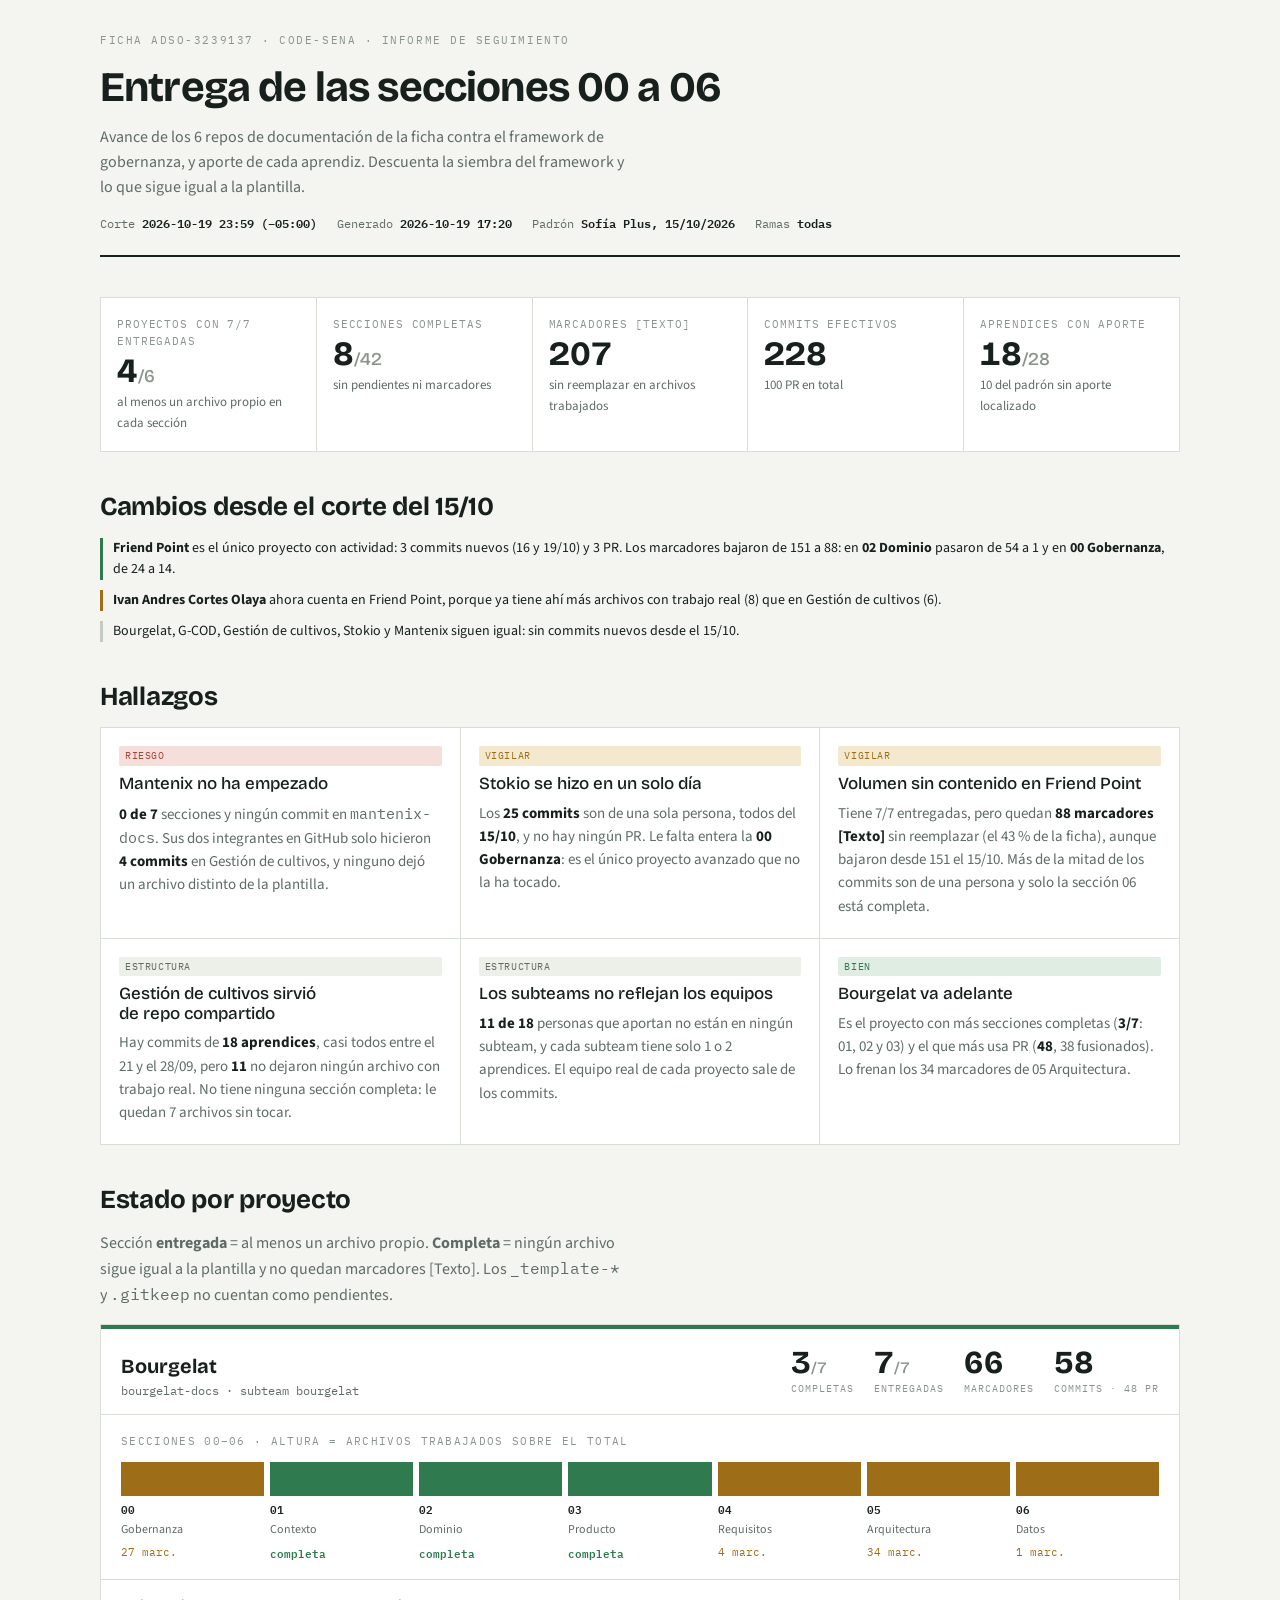
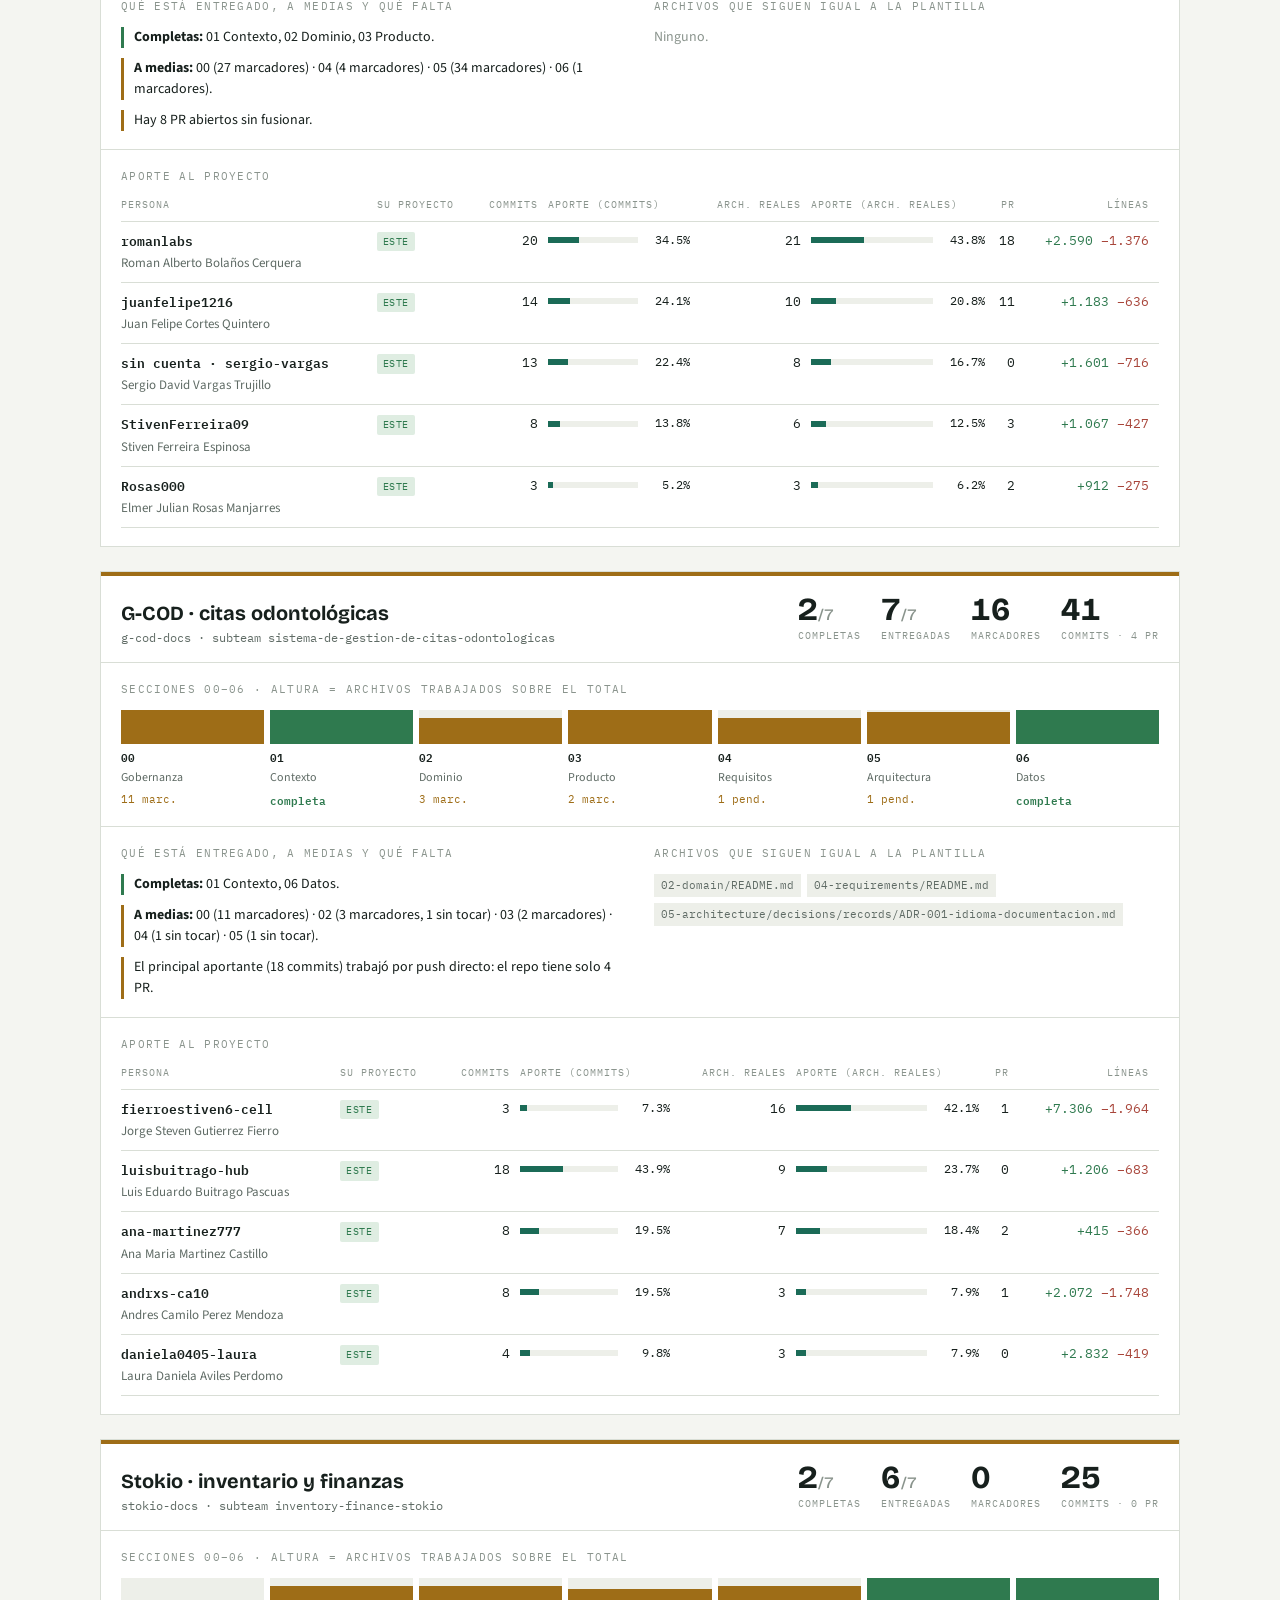
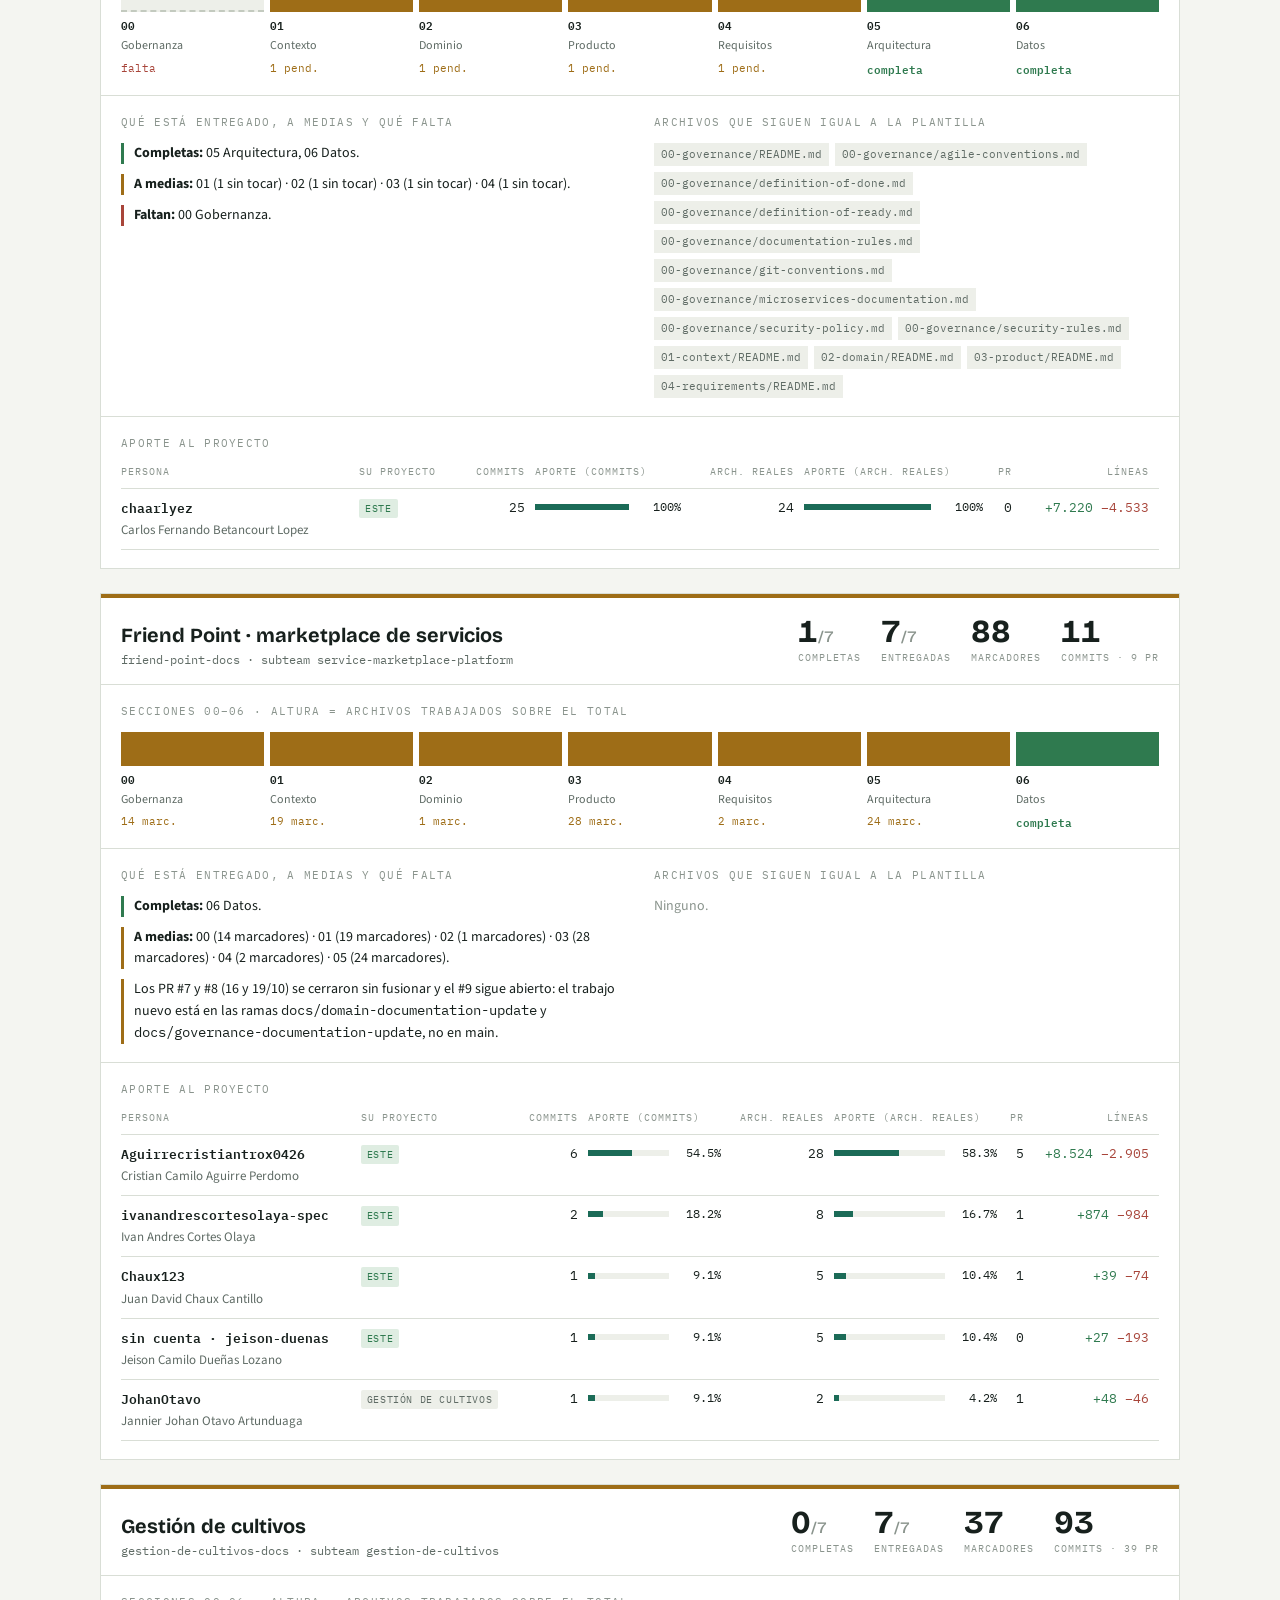
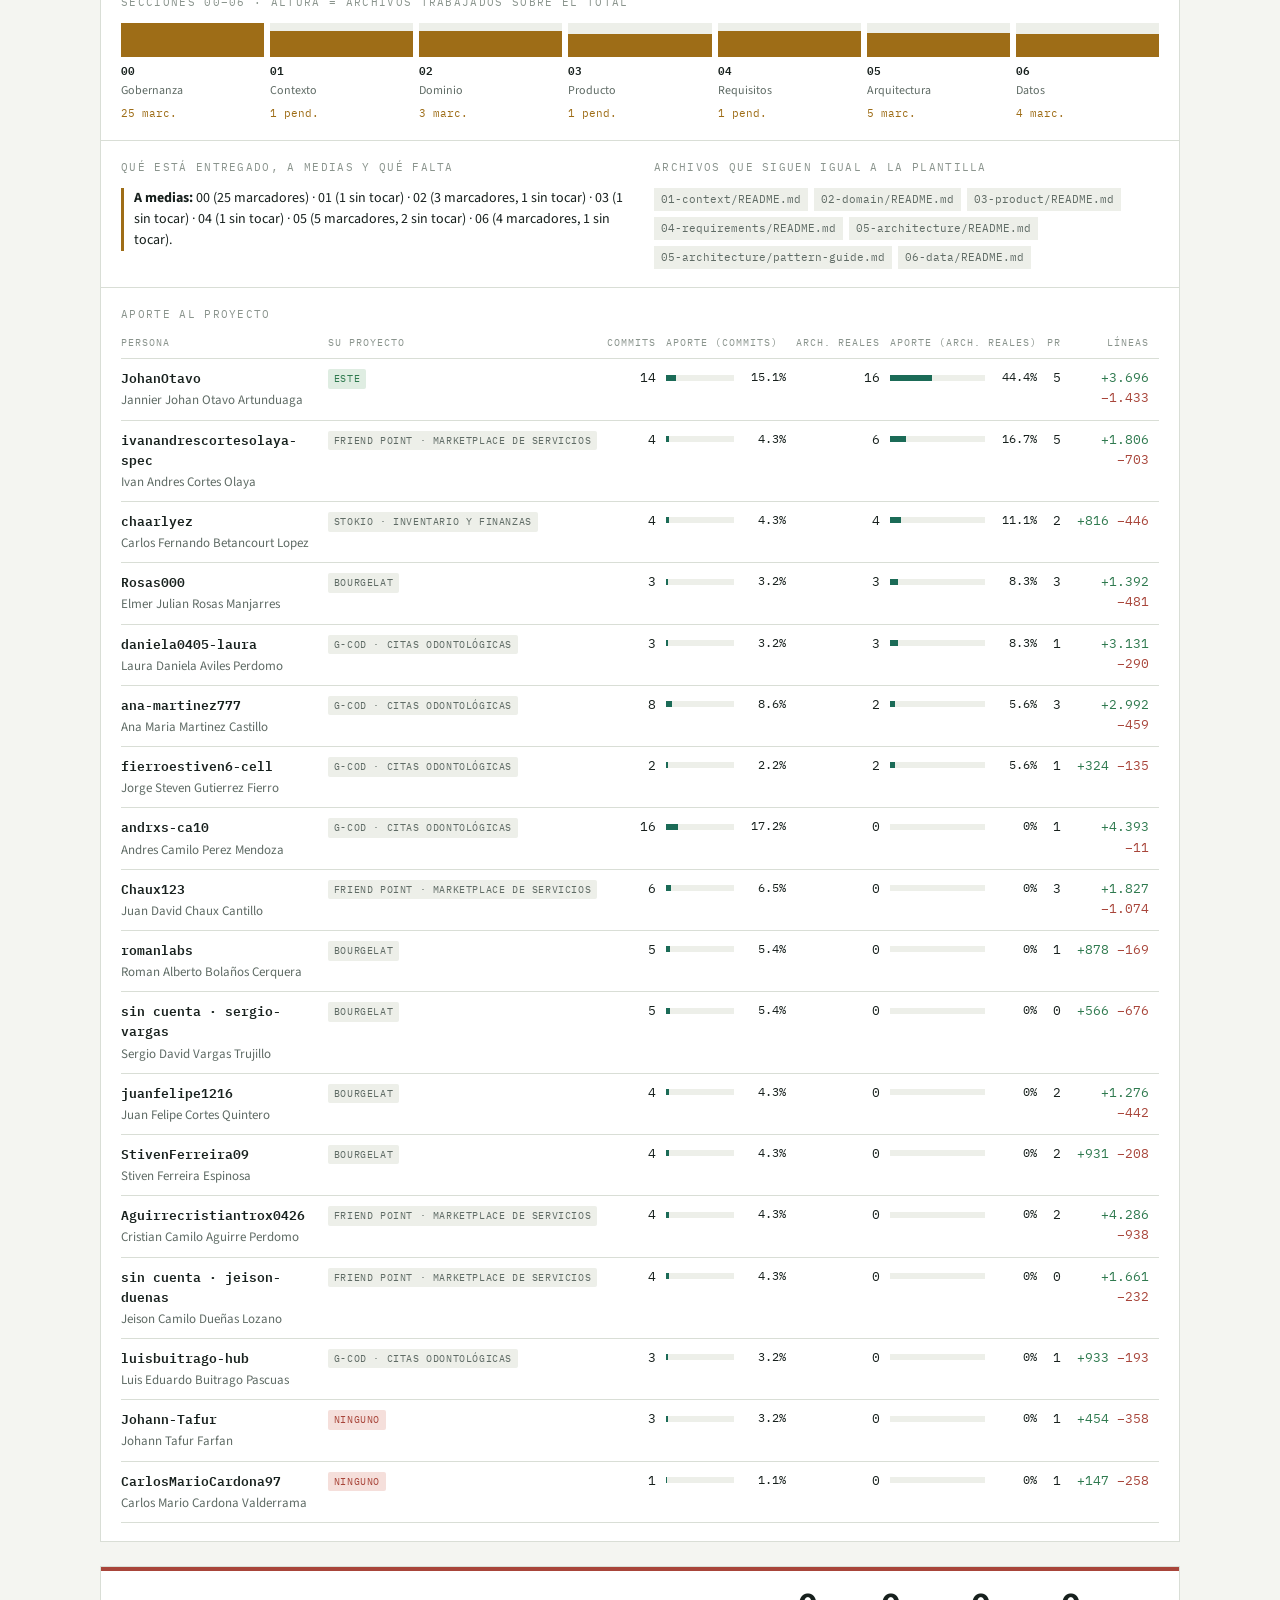
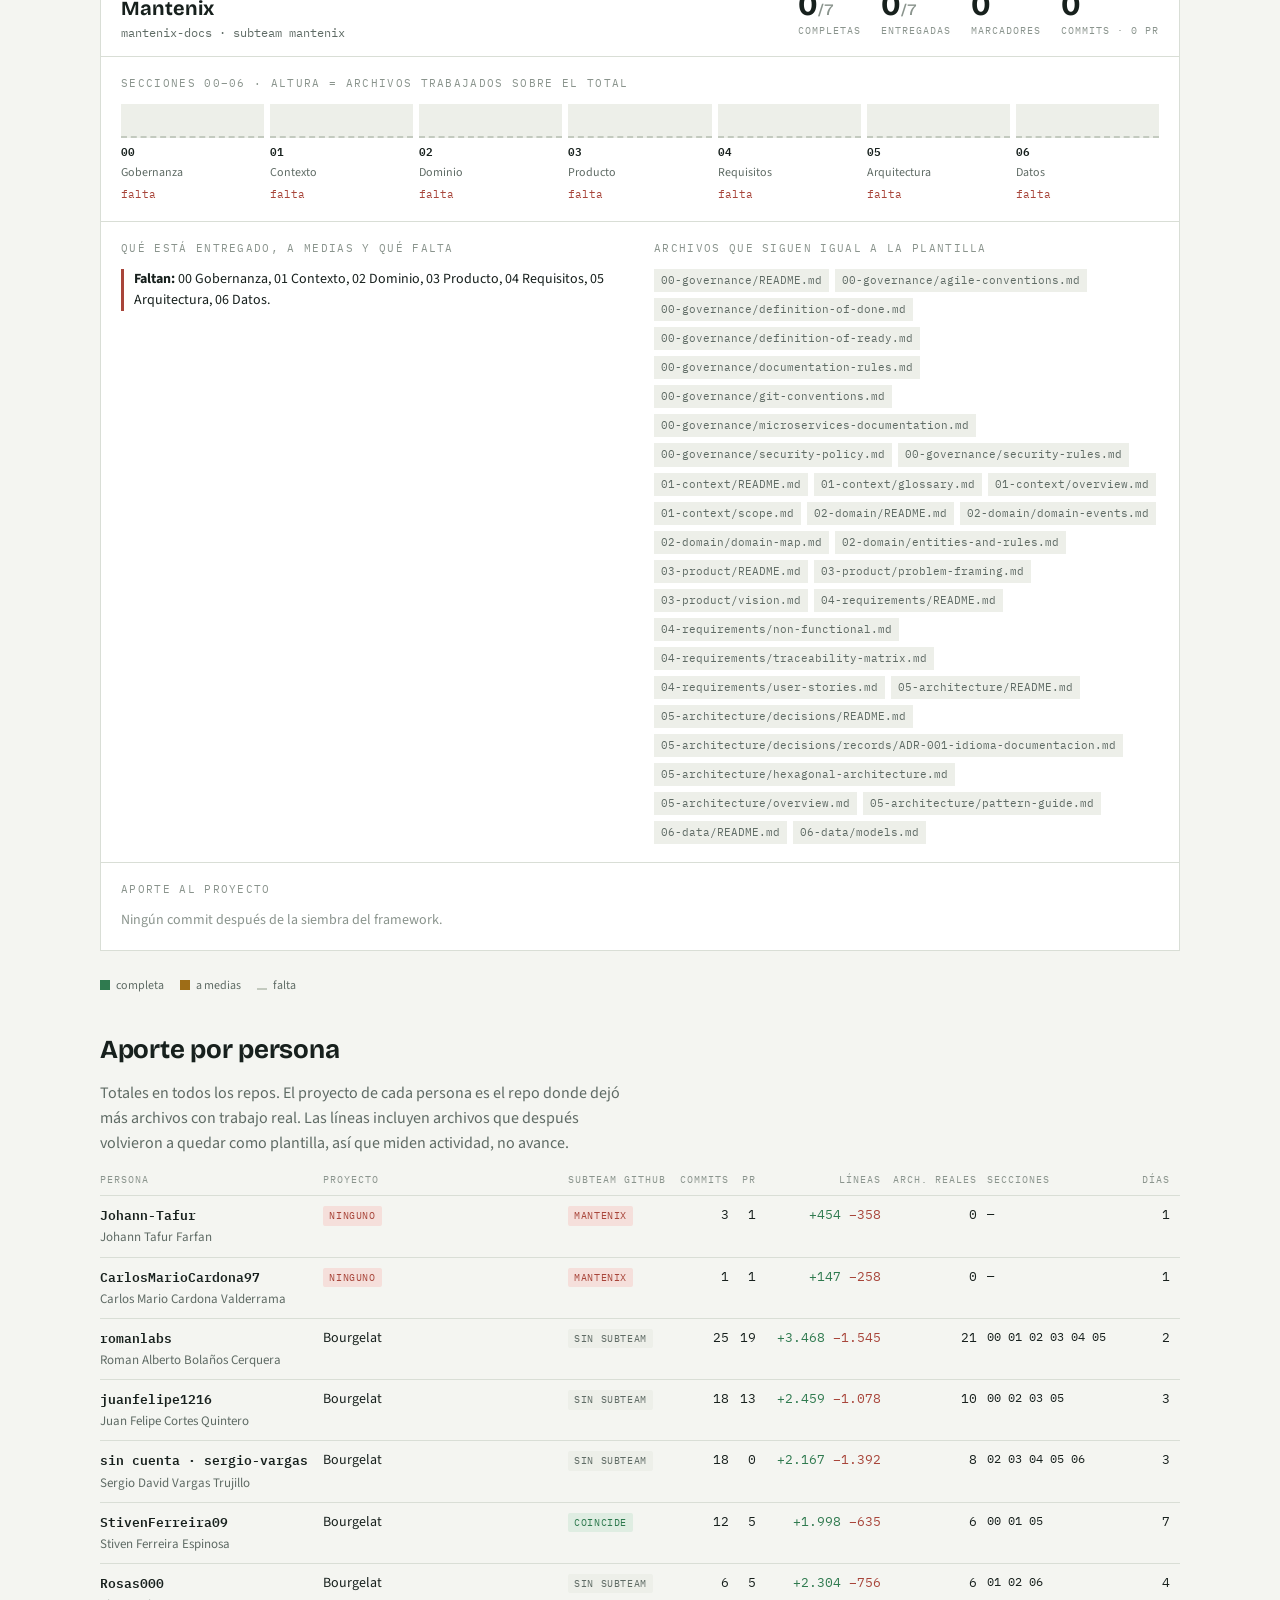
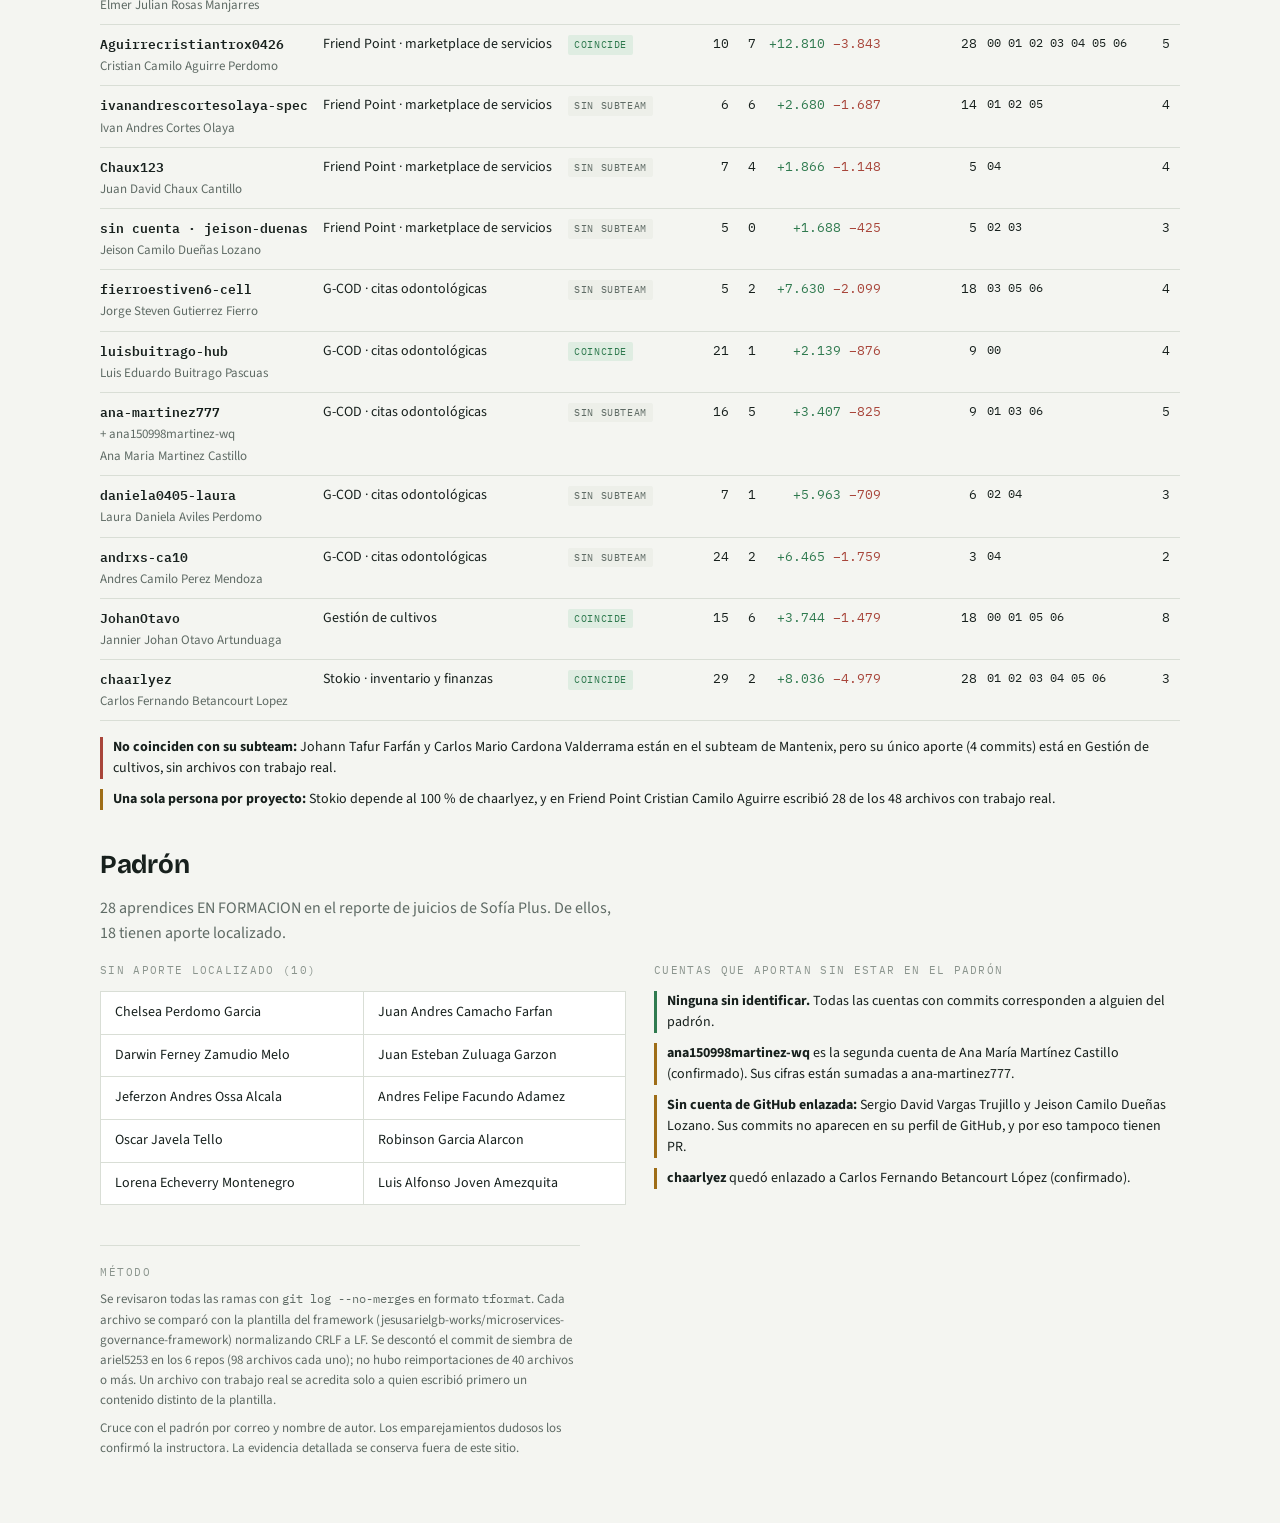
<file: docs/informes/2026-10-19-entrega-00-06/index.html>
<!doctype html><html lang="es"><head><meta charset="utf-8"><meta name="viewport" content="width=device-width,initial-scale=1,viewport-fit=cover"><title>Entrega 00–06 · ADSO-3239137</title>
<meta name="claude:viewport-fit-sides" content="cover">
<link rel="stylesheet" href="https://fonts.googleapis.com/css2?family=Bricolage+Grotesque:opsz,wght@12..96,500;12..96,700&family=IBM+Plex+Mono:wght@400;600&family=Source+Sans+3:ital,wght@0,400;0,600;1,400&display=swap">
<style>
/* Layout: informe de seguimiento — encabezado, KPIs, hallazgos, un artículo por proyecto, personas, padrón, método */
:root{
  --ground:#F4F5F1; --surface:#FFFFFF; --surface-2:#EDEFE9;
  --ink:#17201D; --muted:#5F6B65; --faint:#8A948D;
  --line:#D9DED6; --line-strong:#C3CABF;
  --accent:#1B6B57; --accent-soft:#DCEAE3;
  --ok:#2F7A4F; --warn:#9E6D17; --crit:#A8453A;
  --ok-soft:#DFEDE2; --warn-soft:#F4E9CF; --crit-soft:#F5DFDB;
  --display:"Bricolage Grotesque","Trebuchet MS",sans-serif;
  --body:"Source Sans 3","Segoe UI",system-ui,sans-serif;
  --mono:"IBM Plex Mono",ui-monospace,Consolas,monospace;
}
@media(prefers-color-scheme:dark){
  :root:not([data-theme="light"]){
    --ground:#111512; --surface:#181D19; --surface-2:#1F2521;
    --ink:#E6EAE3; --muted:#9BA69D; --faint:#768078;
    --line:#2A312C; --line-strong:#3A433D;
    --accent:#56B99B; --accent-soft:#1D2E28;
    --ok:#68BE8A; --warn:#D9A945; --crit:#DE8177;
    --ok-soft:#1B2D22; --warn-soft:#2E2818; --crit-soft:#2E1D1B;
    color-scheme:dark;
  }
}
:root[data-theme="dark"]{
  --ground:#111512; --surface:#181D19; --surface-2:#1F2521;
  --ink:#E6EAE3; --muted:#9BA69D; --faint:#768078;
  --line:#2A312C; --line-strong:#3A433D;
  --accent:#56B99B; --accent-soft:#1D2E28;
  --ok:#68BE8A; --warn:#D9A945; --crit:#DE8177;
  --ok-soft:#1B2D22; --warn-soft:#2E2818; --crit-soft:#2E1D1B;
  color-scheme:dark;
}
*{box-sizing:border-box}
body{margin:0;background:var(--ground);color:var(--ink);font-family:var(--body);font-size:16px;line-height:1.55;padding-left:max(16px,env(safe-area-inset-left,0px));padding-right:max(16px,env(safe-area-inset-right,0px));-webkit-font-smoothing:antialiased;}
.wrap{max-width:1080px;margin:0 auto;display:flex;flex-direction:column;gap:40px;padding-block:32px 64px;}
h1,h2,h3{font-family:var(--display);font-weight:700;text-wrap:balance;margin:0;line-height:1.15;}
h1{font-size:clamp(28px,5vw,42px);letter-spacing:-0.02em;}
h2{font-size:clamp(20px,3vw,26px);letter-spacing:-0.01em;}
h3{font-size:17px;font-weight:500;}
p{margin:0}
.eyebrow{font-family:var(--mono);font-size:11px;letter-spacing:.14em;text-transform:uppercase;color:var(--faint);}
.lede{color:var(--muted);max-width:66ch;}
.num{font-family:var(--mono);font-variant-numeric:tabular-nums;}
section{display:flex;flex-direction:column;gap:16px;min-width:0}
header.page{display:flex;flex-direction:column;gap:14px;border-bottom:2px solid var(--ink);padding-bottom:22px;}
.head-meta{display:flex;flex-wrap:wrap;gap:8px 20px;font-family:var(--mono);font-size:12px;color:var(--muted);}
.head-meta b{color:var(--ink);font-weight:600;}
.kpis{display:grid;grid-template-columns:repeat(auto-fit,minmax(150px,1fr));gap:1px;background:var(--line);border:1px solid var(--line);}
.kpi{background:var(--surface);padding:18px 16px;display:flex;flex-direction:column;gap:4px;}
.kpi .v{font-family:var(--display);font-size:34px;font-weight:700;line-height:1;font-variant-numeric:tabular-nums;}
.kpi .v small{font-size:18px;color:var(--faint);font-weight:500}
.kpi .k{font-family:var(--mono);font-size:11px;letter-spacing:.08em;text-transform:uppercase;color:var(--faint);}
.kpi .sub{font-size:13px;color:var(--muted);}
.findings{display:grid;grid-template-columns:repeat(auto-fit,minmax(300px,1fr));gap:1px;background:var(--line);border:1px solid var(--line);}
.finding{background:var(--surface);padding:18px 18px 20px;display:flex;flex-direction:column;gap:8px;min-width:0}
.finding p{font-size:15px;color:var(--muted)}
.finding p b{color:var(--ink)}
.projects{display:flex;flex-direction:column;gap:24px}
.proj{border:1px solid var(--line);background:var(--surface);min-width:0}
.proj > .bar{height:4px;background:var(--accent);}
.proj > .bar.ok{background:var(--ok)} .proj > .bar.warn{background:var(--warn)} .proj > .bar.crit{background:var(--crit)}
.proj-head{display:flex;flex-wrap:wrap;align-items:baseline;justify-content:space-between;gap:12px 20px;padding:18px 20px 14px;border-bottom:1px solid var(--line);}
.proj-head .id{display:flex;flex-direction:column;gap:4px;min-width:0}
.proj-head .repo{font-family:var(--mono);font-size:12px;color:var(--muted)}
.score{display:flex;gap:20px;align-items:baseline;flex-wrap:wrap}
.score > div{display:flex;flex-direction:column;gap:2px}
.score .pct{font-family:var(--display);font-size:32px;font-weight:700;line-height:1;font-variant-numeric:tabular-nums}
.score .pct small{font-size:16px;color:var(--faint);font-weight:500}
.score .lbl{font-family:var(--mono);font-size:10px;letter-spacing:.1em;text-transform:uppercase;color:var(--faint)}
.panel{padding:18px 20px;border-bottom:1px solid var(--line);min-width:0}
.panel:last-child{border-bottom:0;}
.panel-title{font-family:var(--mono);font-size:11px;letter-spacing:.12em;text-transform:uppercase;color:var(--faint);margin-bottom:12px;}
.strip{display:grid;grid-template-columns:repeat(7,minmax(0,1fr));gap:6px;}
.cell{display:flex;flex-direction:column;gap:4px;min-width:0}
.cell .track{height:34px;background:var(--surface-2);position:relative;overflow:hidden;}
.cell .fill{position:absolute;left:0;right:0;bottom:0;background:var(--accent);}
.cell .fill.warn{background:var(--warn)}
.cell .fill.ok{background:var(--ok)}
.cell .fill.zero{background:transparent;border-top:2px dashed var(--line-strong);height:0;}
.cell .sec{font-family:var(--mono);font-size:11px;color:var(--ink);font-weight:600}
.cell .nm{font-size:12px;color:var(--muted);overflow:hidden;text-overflow:ellipsis;white-space:nowrap}
.cell .frac{font-family:var(--mono);font-size:11px;color:var(--muted)}
.cell .frac.full{color:var(--ok);font-weight:600;}
.cell .frac.none{color:var(--crit);}
.cell .frac.half{color:var(--warn);}
.legend{display:flex;flex-wrap:wrap;gap:6px 16px;font-size:12px;color:var(--muted);margin-top:10px}
.legend i{display:inline-block;width:10px;height:10px;margin-right:6px;vertical-align:-1px}
.cols{display:grid;grid-template-columns:repeat(auto-fit,minmax(280px,1fr));gap:18px 28px}
.cols > div{min-width:0}
.tbl{overflow-x:auto}
table{border-collapse:collapse;width:100%;font-size:14px;min-width:600px;}
th{font-family:var(--mono);font-size:10px;letter-spacing:.1em;text-transform:uppercase;color:var(--faint);text-align:left;font-weight:400;padding:0 10px 8px 0;border-bottom:1px solid var(--line);white-space:nowrap}
th.r,td.r{text-align:right}
td{padding:9px 10px 9px 0;border-bottom:1px solid var(--line);vertical-align:top;}
td.r{font-family:var(--mono);font-variant-numeric:tabular-nums;font-size:13px}
.user{font-family:var(--mono);font-size:13px;font-weight:600;}
.who{display:flex;flex-direction:column;gap:2px}
.who .n{font-size:13px;color:var(--muted)}
.plus{color:var(--ok);} .minus{color:var(--crit);}
.share{display:flex;align-items:center;gap:8px;min-width:120px;}
.share .t{flex:1;height:6px;background:var(--surface-2);}
.share .f{height:6px;background:var(--accent);display:block;}
.share .p{font-family:var(--mono);font-size:12px;width:44px;text-align:right;font-variant-numeric:tabular-nums}
.tag{display:inline-block;font-family:var(--mono);font-size:10px;letter-spacing:.06em;text-transform:uppercase;padding:2px 6px;border-radius:2px;white-space:nowrap;}
.tag.warn{background:var(--warn-soft);color:var(--warn);}
.tag.crit{background:var(--crit-soft);color:var(--crit);}
.tag.ok{background:var(--ok-soft);color:var(--ok);}
.tag.flat{background:var(--surface-2);color:var(--muted);}
.notes{display:flex;flex-direction:column;gap:10px;}
.note{display:flex;gap:10px;align-items:flex-start;font-size:14px;line-height:1.5;}
.note .dot{width:3px;align-self:stretch;flex:none;background:var(--line-strong);}
.note.risk .dot{background:var(--crit);}
.note.watch .dot{background:var(--warn);}
.note.good .dot{background:var(--ok);}
ul.pend{margin:0;padding-left:0;list-style:none;display:flex;flex-wrap:wrap;gap:6px;}
ul.pend li{font-family:var(--mono);font-size:11px;padding:3px 7px;background:var(--surface-2);color:var(--muted);overflow-wrap:anywhere}
ul.pend li b{color:var(--ink);font-weight:600}
.empty{font-size:14px;color:var(--faint)}
.roster{display:grid;grid-template-columns:repeat(auto-fit,minmax(240px,1fr));gap:1px;background:var(--line);border:1px solid var(--line)}
.roster div{background:var(--surface);padding:10px 14px;font-size:14px;display:flex;justify-content:space-between;gap:10px}
.roster .doc{font-family:var(--mono);font-size:12px;color:var(--faint)}
footer{border-top:1px solid var(--line);padding-top:18px;font-size:13px;color:var(--muted);display:flex;flex-direction:column;gap:8px;max-width:80ch}
footer code{font-family:var(--mono);font-size:12px}
@media (max-width:560px){ .strip{grid-template-columns:repeat(4,minmax(0,1fr))} }
</style>
</head><body>

<div class="wrap" id="app"></div>
<script id="datos" type="application/json">{"corte": "2026-10-19 23:59", "generado": "2026-10-19 17:20", "totales": {"repos": 6, "commits_efectivos": 228, "prs": 100, "contribuyentes": 19}, "nombres_sec": {"00": "Gobernanza", "01": "Contexto", "02": "Dominio", "03": "Producto", "04": "Requisitos", "05": "Arquitectura", "06": "Datos"}, "proyectos": [{"repo": "bourgelat-docs", "proyecto": "bourgelat", "secciones_entregadas": 7, "total_secciones": 7, "faltan": [], "commits": 58, "prs": 48, "contribuyentes": 5, "mayor_aporte_pct": 34.5, "placeholders": 66, "completas": 3, "marcadores": 66, "prs_merged": 38, "prs_open": 8, "secciones": {"00": {"estado": "a medias", "trabajados": 10, "pendientes": [], "ph": 27}, "01": {"estado": "completa", "trabajados": 4, "pendientes": [], "ph": 0}, "02": {"estado": "completa", "trabajados": 4, "pendientes": [], "ph": 0}, "03": {"estado": "completa", "trabajados": 3, "pendientes": [], "ph": 0}, "04": {"estado": "a medias", "trabajados": 4, "pendientes": [], "ph": 4}, "05": {"estado": "a medias", "trabajados": 7, "pendientes": [], "ph": 34}, "06": {"estado": "a medias", "trabajados": 4, "pendientes": [], "ph": 1}}}, {"repo": "friend-point-docs", "proyecto": "service-marketplace-platform", "secciones_entregadas": 7, "total_secciones": 7, "faltan": [], "commits": 11, "prs": 9, "contribuyentes": 5, "mayor_aporte_pct": 54.5, "placeholders": 115, "completas": 1, "marcadores": 88, "prs_merged": 7, "prs_open": 0, "secciones": {"00": {"estado": "a medias", "trabajados": 10, "pendientes": [], "ph": 14}, "01": {"estado": "a medias", "trabajados": 4, "pendientes": [], "ph": 19}, "02": {"estado": "a medias", "trabajados": 4, "pendientes": [], "ph": 1}, "03": {"estado": "a medias", "trabajados": 3, "pendientes": [], "ph": 28}, "04": {"estado": "a medias", "trabajados": 5, "pendientes": [], "ph": 2}, "05": {"estado": "a medias", "trabajados": 8, "pendientes": [], "ph": 24}, "06": {"estado": "completa", "trabajados": 2, "pendientes": [], "ph": 0}}}, {"repo": "g-cod-docs", "proyecto": "sistema-de-gestion-de-citas-odontologicas", "secciones_entregadas": 7, "total_secciones": 7, "faltan": [], "commits": 41, "prs": 4, "contribuyentes": 6, "mayor_aporte_pct": 43.9, "placeholders": 21, "completas": 2, "marcadores": 16, "prs_merged": 4, "prs_open": 0, "secciones": {"00": {"estado": "a medias", "trabajados": 9, "pendientes": [], "ph": 11}, "01": {"estado": "completa", "trabajados": 4, "pendientes": [], "ph": 0}, "02": {"estado": "a medias", "trabajados": 3, "pendientes": ["02-domain/README.md"], "ph": 3}, "03": {"estado": "a medias", "trabajados": 3, "pendientes": [], "ph": 2}, "04": {"estado": "a medias", "trabajados": 3, "pendientes": ["04-requirements/README.md"], "ph": 0}, "05": {"estado": "a medias", "trabajados": 12, "pendientes": ["05-architecture/decisions/records/ADR-001-idioma-documentacion.md"], "ph": 0}, "06": {"estado": "completa", "trabajados": 7, "pendientes": [], "ph": 0}}}, {"repo": "gestion-de-cultivos-docs", "proyecto": "gestion-de-cultivos", "secciones_entregadas": 7, "total_secciones": 7, "faltan": [], "commits": 93, "prs": 39, "contribuyentes": 19, "mayor_aporte_pct": 17.2, "placeholders": 37, "completas": 0, "marcadores": 37, "prs_merged": 24, "prs_open": 0, "secciones": {"00": {"estado": "a medias", "trabajados": 12, "pendientes": [], "ph": 25}, "01": {"estado": "a medias", "trabajados": 3, "pendientes": ["01-context/README.md"], "ph": 0}, "02": {"estado": "a medias", "trabajados": 3, "pendientes": ["02-domain/README.md"], "ph": 3}, "03": {"estado": "a medias", "trabajados": 2, "pendientes": ["03-product/README.md"], "ph": 0}, "04": {"estado": "a medias", "trabajados": 3, "pendientes": ["04-requirements/README.md"], "ph": 0}, "05": {"estado": "a medias", "trabajados": 5, "pendientes": ["05-architecture/README.md", "05-architecture/pattern-guide.md"], "ph": 5}, "06": {"estado": "a medias", "trabajados": 2, "pendientes": ["06-data/README.md"], "ph": 4}}}, {"repo": "stokio-docs", "proyecto": "inventory-finance-stokio", "secciones_entregadas": 6, "total_secciones": 7, "faltan": ["00"], "commits": 25, "prs": 0, "contribuyentes": 1, "mayor_aporte_pct": 100.0, "placeholders": 0, "completas": 2, "marcadores": 0, "prs_merged": 0, "prs_open": 0, "secciones": {"00": {"estado": "falta", "trabajados": 0, "pendientes": ["00-governance/README.md", "00-governance/agile-conventions.md", "00-governance/definition-of-done.md", "00-governance/definition-of-ready.md", "00-governance/documentation-rules.md", "00-governance/git-conventions.md", "00-governance/microservices-documentation.md", "00-governance/security-policy.md", "00-governance/security-rules.md"], "ph": 0}, "01": {"estado": "a medias", "trabajados": 3, "pendientes": ["01-context/README.md"], "ph": 0}, "02": {"estado": "a medias", "trabajados": 3, "pendientes": ["02-domain/README.md"], "ph": 0}, "03": {"estado": "a medias", "trabajados": 2, "pendientes": ["03-product/README.md"], "ph": 0}, "04": {"estado": "a medias", "trabajados": 3, "pendientes": ["04-requirements/README.md"], "ph": 0}, "05": {"estado": "completa", "trabajados": 11, "pendientes": [], "ph": 0}, "06": {"estado": "completa", "trabajados": 2, "pendientes": [], "ph": 0}}}, {"repo": "mantenix-docs", "proyecto": "mantenix", "secciones_entregadas": 0, "total_secciones": 7, "faltan": ["00", "01", "02", "03", "04", "05", "06"], "commits": 0, "prs": 0, "contribuyentes": 0, "mayor_aporte_pct": 0.0, "placeholders": 0, "completas": 0, "marcadores": 0, "prs_merged": 0, "prs_open": 0, "secciones": {"00": {"estado": "falta", "trabajados": 0, "pendientes": ["00-governance/README.md", "00-governance/agile-conventions.md", "00-governance/definition-of-done.md", "00-governance/definition-of-ready.md", "00-governance/documentation-rules.md", "00-governance/git-conventions.md", "00-governance/microservices-documentation.md", "00-governance/security-policy.md", "00-governance/security-rules.md"], "ph": 0}, "01": {"estado": "falta", "trabajados": 0, "pendientes": ["01-context/README.md", "01-context/glossary.md", "01-context/overview.md", "01-context/scope.md"], "ph": 0}, "02": {"estado": "falta", "trabajados": 0, "pendientes": ["02-domain/README.md", "02-domain/domain-events.md", "02-domain/domain-map.md", "02-domain/entities-and-rules.md"], "ph": 0}, "03": {"estado": "falta", "trabajados": 0, "pendientes": ["03-product/README.md", "03-product/problem-framing.md", "03-product/vision.md"], "ph": 0}, "04": {"estado": "falta", "trabajados": 0, "pendientes": ["04-requirements/README.md", "04-requirements/non-functional.md", "04-requirements/traceability-matrix.md", "04-requirements/user-stories.md"], "ph": 0}, "05": {"estado": "falta", "trabajados": 0, "pendientes": ["05-architecture/README.md", "05-architecture/decisions/README.md", "05-architecture/decisions/records/ADR-001-idioma-documentacion.md", "05-architecture/hexagonal-architecture.md", "05-architecture/overview.md", "05-architecture/pattern-guide.md"], "ph": 0}, "06": {"estado": "falta", "trabajados": 0, "pendientes": ["06-data/README.md", "06-data/models.md"], "ph": 0}}}], "personas": [{"login": "romanlabs", "cuentas": ["romanlabs"], "nombre": "ROMAN ALBERTO BOLAÑOS CERQUERA", "proyecto_repo": "bourgelat-docs", "proyecto": "bourgelat", "subteam": [], "coincide_subteam": null, "commits": 25, "prs": 19, "add": 3468, "del": 1545, "arch_reales": 21, "secciones": ["00", "01", "02", "03", "04", "05"], "dias": 2, "por_repo": {"bourgelat-docs": {"commits": 20, "arch_reales": 21, "prs": 18, "add": 2590, "del": 1376}, "gestion-de-cultivos-docs": {"commits": 5, "arch_reales": 0, "prs": 1, "add": 878, "del": 169}}}, {"login": "juanfelipe1216", "cuentas": ["juanfelipe1216"], "nombre": "JUAN FELIPE CORTES QUINTERO", "proyecto_repo": "bourgelat-docs", "proyecto": "bourgelat", "subteam": [], "coincide_subteam": null, "commits": 18, "prs": 13, "add": 2459, "del": 1078, "arch_reales": 10, "secciones": ["00", "02", "03", "05"], "dias": 3, "por_repo": {"bourgelat-docs": {"commits": 14, "arch_reales": 10, "prs": 11, "add": 1183, "del": 636}, "gestion-de-cultivos-docs": {"commits": 4, "arch_reales": 0, "prs": 2, "add": 1276, "del": 442}}}, {"login": "sin-cuenta:sergio-vargas", "cuentas": ["sin-cuenta:sergio-vargas"], "nombre": "SERGIO DAVID VARGAS TRUJILLO", "proyecto_repo": "bourgelat-docs", "proyecto": "bourgelat", "subteam": [], "coincide_subteam": null, "commits": 18, "prs": 0, "add": 2167, "del": 1392, "arch_reales": 8, "secciones": ["02", "03", "04", "05", "06"], "dias": 3, "por_repo": {"bourgelat-docs": {"commits": 13, "arch_reales": 8, "prs": 0, "add": 1601, "del": 716}, "gestion-de-cultivos-docs": {"commits": 5, "arch_reales": 0, "prs": 0, "add": 566, "del": 676}}}, {"login": "StivenFerreira09", "cuentas": ["StivenFerreira09"], "nombre": "STIVEN FERREIRA ESPINOSA", "proyecto_repo": "bourgelat-docs", "proyecto": "bourgelat", "subteam": ["bourgelat"], "coincide_subteam": true, "commits": 12, "prs": 5, "add": 1998, "del": 635, "arch_reales": 6, "secciones": ["00", "01", "05"], "dias": 7, "por_repo": {"bourgelat-docs": {"commits": 8, "arch_reales": 6, "prs": 3, "add": 1067, "del": 427}, "gestion-de-cultivos-docs": {"commits": 4, "arch_reales": 0, "prs": 2, "add": 931, "del": 208}}}, {"login": "Rosas000", "cuentas": ["Rosas000"], "nombre": "ELMER JULIAN ROSAS MANJARRES", "proyecto_repo": "bourgelat-docs", "proyecto": "bourgelat", "subteam": [], "coincide_subteam": null, "commits": 6, "prs": 5, "add": 2304, "del": 756, "arch_reales": 6, "secciones": ["01", "02", "06"], "dias": 4, "por_repo": {"bourgelat-docs": {"commits": 3, "arch_reales": 3, "prs": 2, "add": 912, "del": 275}, "gestion-de-cultivos-docs": {"commits": 3, "arch_reales": 3, "prs": 3, "add": 1392, "del": 481}}}, {"login": "Aguirrecristiantrox0426", "cuentas": ["Aguirrecristiantrox0426"], "nombre": "CRISTIAN CAMILO AGUIRRE PERDOMO", "proyecto_repo": "friend-point-docs", "proyecto": "service-marketplace-platform", "subteam": ["service-marketplace-platform"], "coincide_subteam": true, "commits": 10, "prs": 7, "add": 12810, "del": 3843, "arch_reales": 28, "secciones": ["00", "01", "02", "03", "04", "05", "06"], "dias": 5, "por_repo": {"friend-point-docs": {"commits": 6, "arch_reales": 28, "prs": 5, "add": 8524, "del": 2905}, "gestion-de-cultivos-docs": {"commits": 4, "arch_reales": 0, "prs": 2, "add": 4286, "del": 938}}}, {"login": "ivanandrescortesolaya-spec", "cuentas": ["ivanandrescortesolaya-spec"], "nombre": "IVAN ANDRES CORTES OLAYA", "proyecto_repo": "friend-point-docs", "proyecto": "service-marketplace-platform", "subteam": [], "coincide_subteam": null, "commits": 6, "prs": 6, "add": 2680, "del": 1687, "arch_reales": 14, "secciones": ["01", "02", "05"], "dias": 4, "por_repo": {"friend-point-docs": {"commits": 2, "arch_reales": 8, "prs": 1, "add": 874, "del": 984}, "gestion-de-cultivos-docs": {"commits": 4, "arch_reales": 6, "prs": 5, "add": 1806, "del": 703}}}, {"login": "Chaux123", "cuentas": ["Chaux123"], "nombre": "JUAN DAVID CHAUX CANTILLO", "proyecto_repo": "friend-point-docs", "proyecto": "service-marketplace-platform", "subteam": [], "coincide_subteam": null, "commits": 7, "prs": 4, "add": 1866, "del": 1148, "arch_reales": 5, "secciones": ["04"], "dias": 4, "por_repo": {"friend-point-docs": {"commits": 1, "arch_reales": 5, "prs": 1, "add": 39, "del": 74}, "gestion-de-cultivos-docs": {"commits": 6, "arch_reales": 0, "prs": 3, "add": 1827, "del": 1074}}}, {"login": "sin-cuenta:jeison-duenas", "cuentas": ["sin-cuenta:jeison-duenas"], "nombre": "JEISON CAMILO DUEÑAS LOZANO", "proyecto_repo": "friend-point-docs", "proyecto": "service-marketplace-platform", "subteam": [], "coincide_subteam": null, "commits": 5, "prs": 0, "add": 1688, "del": 425, "arch_reales": 5, "secciones": ["02", "03"], "dias": 3, "por_repo": {"friend-point-docs": {"commits": 1, "arch_reales": 5, "prs": 0, "add": 27, "del": 193}, "gestion-de-cultivos-docs": {"commits": 4, "arch_reales": 0, "prs": 0, "add": 1661, "del": 232}}}, {"login": "fierroestiven6-cell", "cuentas": ["fierroestiven6-cell"], "nombre": "JORGE STEVEN GUTIERREZ FIERRO", "proyecto_repo": "g-cod-docs", "proyecto": "sistema-de-gestion-de-citas-odontologicas", "subteam": [], "coincide_subteam": null, "commits": 5, "prs": 2, "add": 7630, "del": 2099, "arch_reales": 18, "secciones": ["03", "05", "06"], "dias": 4, "por_repo": {"g-cod-docs": {"commits": 3, "arch_reales": 16, "prs": 1, "add": 7306, "del": 1964}, "gestion-de-cultivos-docs": {"commits": 2, "arch_reales": 2, "prs": 1, "add": 324, "del": 135}}}, {"login": "luisbuitrago-hub", "cuentas": ["luisbuitrago-hub"], "nombre": "LUIS EDUARDO BUITRAGO PASCUAS", "proyecto_repo": "g-cod-docs", "proyecto": "sistema-de-gestion-de-citas-odontologicas", "subteam": ["sistema-de-gestion-de-citas-odontologicas"], "coincide_subteam": true, "commits": 21, "prs": 1, "add": 2139, "del": 876, "arch_reales": 9, "secciones": ["00"], "dias": 4, "por_repo": {"g-cod-docs": {"commits": 18, "arch_reales": 9, "prs": 0, "add": 1206, "del": 683}, "gestion-de-cultivos-docs": {"commits": 3, "arch_reales": 0, "prs": 1, "add": 933, "del": 193}}}, {"login": "ana-martinez777", "cuentas": ["ana-martinez777", "ana150998martinez-wq"], "nombre": "ANA MARIA MARTINEZ CASTILLO", "proyecto_repo": "g-cod-docs", "proyecto": "sistema-de-gestion-de-citas-odontologicas", "subteam": [], "coincide_subteam": null, "commits": 16, "prs": 5, "add": 3407, "del": 825, "arch_reales": 9, "secciones": ["01", "03", "06"], "dias": 5, "por_repo": {"g-cod-docs": {"commits": 8, "arch_reales": 7, "prs": 2, "add": 415, "del": 366}, "gestion-de-cultivos-docs": {"commits": 8, "arch_reales": 2, "prs": 3, "add": 2992, "del": 459}}}, {"login": "daniela0405-laura", "cuentas": ["daniela0405-laura"], "nombre": "LAURA DANIELA AVILES PERDOMO", "proyecto_repo": "g-cod-docs", "proyecto": "sistema-de-gestion-de-citas-odontologicas", "subteam": [], "coincide_subteam": null, "commits": 7, "prs": 1, "add": 5963, "del": 709, "arch_reales": 6, "secciones": ["02", "04"], "dias": 3, "por_repo": {"g-cod-docs": {"commits": 4, "arch_reales": 3, "prs": 0, "add": 2832, "del": 419}, "gestion-de-cultivos-docs": {"commits": 3, "arch_reales": 3, "prs": 1, "add": 3131, "del": 290}}}, {"login": "andrxs-ca10", "cuentas": ["andrxs-ca10"], "nombre": "ANDRES CAMILO PEREZ MENDOZA", "proyecto_repo": "g-cod-docs", "proyecto": "sistema-de-gestion-de-citas-odontologicas", "subteam": [], "coincide_subteam": null, "commits": 24, "prs": 2, "add": 6465, "del": 1759, "arch_reales": 3, "secciones": ["04"], "dias": 2, "por_repo": {"g-cod-docs": {"commits": 8, "arch_reales": 3, "prs": 1, "add": 2072, "del": 1748}, "gestion-de-cultivos-docs": {"commits": 16, "arch_reales": 0, "prs": 1, "add": 4393, "del": 11}}}, {"login": "JohanOtavo", "cuentas": ["JohanOtavo"], "nombre": "JANNIER JOHAN OTAVO ARTUNDUAGA", "proyecto_repo": "gestion-de-cultivos-docs", "proyecto": "gestion-de-cultivos", "subteam": ["gestion-de-cultivos"], "coincide_subteam": true, "commits": 15, "prs": 6, "add": 3744, "del": 1479, "arch_reales": 18, "secciones": ["00", "01", "05", "06"], "dias": 8, "por_repo": {"friend-point-docs": {"commits": 1, "arch_reales": 2, "prs": 1, "add": 48, "del": 46}, "gestion-de-cultivos-docs": {"commits": 14, "arch_reales": 16, "prs": 5, "add": 3696, "del": 1433}}}, {"login": "chaarlyez", "cuentas": ["chaarlyez"], "nombre": "CARLOS FERNANDO BETANCOURT LOPEZ", "proyecto_repo": "stokio-docs", "proyecto": "inventory-finance-stokio", "subteam": ["inventory-finance-stokio"], "coincide_subteam": true, "commits": 29, "prs": 2, "add": 8036, "del": 4979, "arch_reales": 28, "secciones": ["01", "02", "03", "04", "05", "06"], "dias": 3, "por_repo": {"gestion-de-cultivos-docs": {"commits": 4, "arch_reales": 4, "prs": 2, "add": 816, "del": 446}, "stokio-docs": {"commits": 25, "arch_reales": 24, "prs": 0, "add": 7220, "del": 4533}}}, {"login": "Johann-Tafur", "cuentas": ["Johann-Tafur"], "nombre": "JOHANN TAFUR FARFAN", "proyecto_repo": "", "proyecto": "", "subteam": ["mantenix"], "coincide_subteam": false, "commits": 3, "prs": 1, "add": 454, "del": 358, "arch_reales": 0, "secciones": [], "dias": 1, "por_repo": {"gestion-de-cultivos-docs": {"commits": 3, "arch_reales": 0, "prs": 1, "add": 454, "del": 358}}}, {"login": "CarlosMarioCardona97", "cuentas": ["CarlosMarioCardona97"], "nombre": "CARLOS MARIO CARDONA VALDERRAMA", "proyecto_repo": "", "proyecto": "", "subteam": ["mantenix"], "coincide_subteam": false, "commits": 1, "prs": 1, "add": 147, "del": 258, "arch_reales": 0, "secciones": [], "dias": 1, "por_repo": {"gestion-de-cultivos-docs": {"commits": 1, "arch_reales": 0, "prs": 1, "add": 147, "del": 258}}}], "aporte": [{"repo": "bourgelat-docs", "login": "romanlabs", "nombre": "ROMAN ALBERTO BOLAÑOS CERQUERA", "es_su_proyecto": "si", "commits": 20, "pct_commits": 34.5, "arch_reales": 21, "pct_arch_reales": 43.8, "prs": 18, "add": 2590, "del": 1376}, {"repo": "bourgelat-docs", "login": "juanfelipe1216", "nombre": "JUAN FELIPE CORTES QUINTERO", "es_su_proyecto": "si", "commits": 14, "pct_commits": 24.1, "arch_reales": 10, "pct_arch_reales": 20.8, "prs": 11, "add": 1183, "del": 636}, {"repo": "bourgelat-docs", "login": "sin-cuenta:sergio-vargas", "nombre": "SERGIO DAVID VARGAS TRUJILLO", "es_su_proyecto": "si", "commits": 13, "pct_commits": 22.4, "arch_reales": 8, "pct_arch_reales": 16.7, "prs": 0, "add": 1601, "del": 716}, {"repo": "bourgelat-docs", "login": "StivenFerreira09", "nombre": "STIVEN FERREIRA ESPINOSA", "es_su_proyecto": "si", "commits": 8, "pct_commits": 13.8, "arch_reales": 6, "pct_arch_reales": 12.5, "prs": 3, "add": 1067, "del": 427}, {"repo": "bourgelat-docs", "login": "Rosas000", "nombre": "ELMER JULIAN ROSAS MANJARRES", "es_su_proyecto": "si", "commits": 3, "pct_commits": 5.2, "arch_reales": 3, "pct_arch_reales": 6.2, "prs": 2, "add": 912, "del": 275}, {"repo": "friend-point-docs", "login": "Aguirrecristiantrox0426", "nombre": "CRISTIAN CAMILO AGUIRRE PERDOMO", "es_su_proyecto": "si", "commits": 6, "pct_commits": 54.5, "arch_reales": 28, "pct_arch_reales": 58.3, "prs": 5, "add": 8524, "del": 2905}, {"repo": "friend-point-docs", "login": "ivanandrescortesolaya-spec", "nombre": "IVAN ANDRES CORTES OLAYA", "es_su_proyecto": "si", "commits": 2, "pct_commits": 18.2, "arch_reales": 8, "pct_arch_reales": 16.7, "prs": 1, "add": 874, "del": 984}, {"repo": "friend-point-docs", "login": "Chaux123", "nombre": "JUAN DAVID CHAUX CANTILLO", "es_su_proyecto": "si", "commits": 1, "pct_commits": 9.1, "arch_reales": 5, "pct_arch_reales": 10.4, "prs": 1, "add": 39, "del": 74}, {"repo": "friend-point-docs", "login": "sin-cuenta:jeison-duenas", "nombre": "JEISON CAMILO DUEÑAS LOZANO", "es_su_proyecto": "si", "commits": 1, "pct_commits": 9.1, "arch_reales": 5, "pct_arch_reales": 10.4, "prs": 0, "add": 27, "del": 193}, {"repo": "friend-point-docs", "login": "JohanOtavo", "nombre": "JANNIER JOHAN OTAVO ARTUNDUAGA", "es_su_proyecto": "no", "commits": 1, "pct_commits": 9.1, "arch_reales": 2, "pct_arch_reales": 4.2, "prs": 1, "add": 48, "del": 46}, {"repo": "g-cod-docs", "login": "fierroestiven6-cell", "nombre": "JORGE STEVEN GUTIERREZ FIERRO", "es_su_proyecto": "si", "commits": 3, "pct_commits": 7.3, "arch_reales": 16, "pct_arch_reales": 42.1, "prs": 1, "add": 7306, "del": 1964}, {"repo": "g-cod-docs", "login": "luisbuitrago-hub", "nombre": "LUIS EDUARDO BUITRAGO PASCUAS", "es_su_proyecto": "si", "commits": 18, "pct_commits": 43.9, "arch_reales": 9, "pct_arch_reales": 23.7, "prs": 0, "add": 1206, "del": 683}, {"repo": "g-cod-docs", "login": "ana-martinez777", "nombre": "ANA MARIA MARTINEZ CASTILLO", "es_su_proyecto": "si", "commits": 8, "pct_commits": 19.5, "arch_reales": 7, "pct_arch_reales": 18.4, "prs": 2, "add": 415, "del": 366}, {"repo": "g-cod-docs", "login": "andrxs-ca10", "nombre": "ANDRES CAMILO PEREZ MENDOZA", "es_su_proyecto": "si", "commits": 8, "pct_commits": 19.5, "arch_reales": 3, "pct_arch_reales": 7.9, "prs": 1, "add": 2072, "del": 1748}, {"repo": "g-cod-docs", "login": "daniela0405-laura", "nombre": "LAURA DANIELA AVILES PERDOMO", "es_su_proyecto": "si", "commits": 4, "pct_commits": 9.8, "arch_reales": 3, "pct_arch_reales": 7.9, "prs": 0, "add": 2832, "del": 419}, {"repo": "gestion-de-cultivos-docs", "login": "JohanOtavo", "nombre": "JANNIER JOHAN OTAVO ARTUNDUAGA", "es_su_proyecto": "si", "commits": 14, "pct_commits": 15.1, "arch_reales": 16, "pct_arch_reales": 44.4, "prs": 5, "add": 3696, "del": 1433}, {"repo": "gestion-de-cultivos-docs", "login": "ivanandrescortesolaya-spec", "nombre": "IVAN ANDRES CORTES OLAYA", "es_su_proyecto": "no", "commits": 4, "pct_commits": 4.3, "arch_reales": 6, "pct_arch_reales": 16.7, "prs": 5, "add": 1806, "del": 703}, {"repo": "gestion-de-cultivos-docs", "login": "chaarlyez", "nombre": "CARLOS FERNANDO BETANCOURT LOPEZ", "es_su_proyecto": "no", "commits": 4, "pct_commits": 4.3, "arch_reales": 4, "pct_arch_reales": 11.1, "prs": 2, "add": 816, "del": 446}, {"repo": "gestion-de-cultivos-docs", "login": "Rosas000", "nombre": "ELMER JULIAN ROSAS MANJARRES", "es_su_proyecto": "no", "commits": 3, "pct_commits": 3.2, "arch_reales": 3, "pct_arch_reales": 8.3, "prs": 3, "add": 1392, "del": 481}, {"repo": "gestion-de-cultivos-docs", "login": "daniela0405-laura", "nombre": "LAURA DANIELA AVILES PERDOMO", "es_su_proyecto": "no", "commits": 3, "pct_commits": 3.2, "arch_reales": 3, "pct_arch_reales": 8.3, "prs": 1, "add": 3131, "del": 290}, {"repo": "gestion-de-cultivos-docs", "login": "ana-martinez777", "nombre": "ANA MARIA MARTINEZ CASTILLO", "es_su_proyecto": "no", "commits": 8, "pct_commits": 8.6, "arch_reales": 2, "pct_arch_reales": 5.6, "prs": 3, "add": 2992, "del": 459}, {"repo": "gestion-de-cultivos-docs", "login": "fierroestiven6-cell", "nombre": "JORGE STEVEN GUTIERREZ FIERRO", "es_su_proyecto": "no", "commits": 2, "pct_commits": 2.2, "arch_reales": 2, "pct_arch_reales": 5.6, "prs": 1, "add": 324, "del": 135}, {"repo": "gestion-de-cultivos-docs", "login": "andrxs-ca10", "nombre": "ANDRES CAMILO PEREZ MENDOZA", "es_su_proyecto": "no", "commits": 16, "pct_commits": 17.2, "arch_reales": 0, "pct_arch_reales": 0.0, "prs": 1, "add": 4393, "del": 11}, {"repo": "gestion-de-cultivos-docs", "login": "Chaux123", "nombre": "JUAN DAVID CHAUX CANTILLO", "es_su_proyecto": "no", "commits": 6, "pct_commits": 6.5, "arch_reales": 0, "pct_arch_reales": 0.0, "prs": 3, "add": 1827, "del": 1074}, {"repo": "gestion-de-cultivos-docs", "login": "romanlabs", "nombre": "ROMAN ALBERTO BOLAÑOS CERQUERA", "es_su_proyecto": "no", "commits": 5, "pct_commits": 5.4, "arch_reales": 0, "pct_arch_reales": 0.0, "prs": 1, "add": 878, "del": 169}, {"repo": "gestion-de-cultivos-docs", "login": "sin-cuenta:sergio-vargas", "nombre": "SERGIO DAVID VARGAS TRUJILLO", "es_su_proyecto": "no", "commits": 5, "pct_commits": 5.4, "arch_reales": 0, "pct_arch_reales": 0.0, "prs": 0, "add": 566, "del": 676}, {"repo": "gestion-de-cultivos-docs", "login": "juanfelipe1216", "nombre": "JUAN FELIPE CORTES QUINTERO", "es_su_proyecto": "no", "commits": 4, "pct_commits": 4.3, "arch_reales": 0, "pct_arch_reales": 0.0, "prs": 2, "add": 1276, "del": 442}, {"repo": "gestion-de-cultivos-docs", "login": "StivenFerreira09", "nombre": "STIVEN FERREIRA ESPINOSA", "es_su_proyecto": "no", "commits": 4, "pct_commits": 4.3, "arch_reales": 0, "pct_arch_reales": 0.0, "prs": 2, "add": 931, "del": 208}, {"repo": "gestion-de-cultivos-docs", "login": "Aguirrecristiantrox0426", "nombre": "CRISTIAN CAMILO AGUIRRE PERDOMO", "es_su_proyecto": "no", "commits": 4, "pct_commits": 4.3, "arch_reales": 0, "pct_arch_reales": 0.0, "prs": 2, "add": 4286, "del": 938}, {"repo": "gestion-de-cultivos-docs", "login": "sin-cuenta:jeison-duenas", "nombre": "JEISON CAMILO DUEÑAS LOZANO", "es_su_proyecto": "no", "commits": 4, "pct_commits": 4.3, "arch_reales": 0, "pct_arch_reales": 0.0, "prs": 0, "add": 1661, "del": 232}, {"repo": "gestion-de-cultivos-docs", "login": "luisbuitrago-hub", "nombre": "LUIS EDUARDO BUITRAGO PASCUAS", "es_su_proyecto": "no", "commits": 3, "pct_commits": 3.2, "arch_reales": 0, "pct_arch_reales": 0.0, "prs": 1, "add": 933, "del": 193}, {"repo": "gestion-de-cultivos-docs", "login": "Johann-Tafur", "nombre": "JOHANN TAFUR FARFAN", "es_su_proyecto": "no", "commits": 3, "pct_commits": 3.2, "arch_reales": 0, "pct_arch_reales": 0.0, "prs": 1, "add": 454, "del": 358}, {"repo": "gestion-de-cultivos-docs", "login": "CarlosMarioCardona97", "nombre": "CARLOS MARIO CARDONA VALDERRAMA", "es_su_proyecto": "no", "commits": 1, "pct_commits": 1.1, "arch_reales": 0, "pct_arch_reales": 0.0, "prs": 1, "add": 147, "del": 258}, {"repo": "stokio-docs", "login": "chaarlyez", "nombre": "CARLOS FERNANDO BETANCOURT LOPEZ", "es_su_proyecto": "si", "commits": 25, "pct_commits": 100.0, "arch_reales": 24, "pct_arch_reales": 100.0, "prs": 0, "add": 7220, "del": 4533}], "padron": {"total": 28, "con_aporte": 18, "sin_aporte": ["CHELSEA PERDOMO GARCIA", "JUAN ANDRES CAMACHO FARFAN", "DARWIN FERNEY ZAMUDIO MELO", "JUAN ESTEBAN ZULUAGA GARZON", "JEFERZON ANDRES OSSA ALCALA", "ANDRES FELIPE FACUNDO ADAMEZ", "OSCAR JAVELA TELLO", "ROBINSON GARCIA ALARCON", "LORENA ECHEVERRY MONTENEGRO", "LUIS ALFONSO JOVEN AMEZQUITA"], "fuera_del_padron": ["ana150998martinez-wq"], "por_confirmar": []}}</script>
<script>
(function(){
const D = JSON.parse(document.getElementById('datos').textContent);
const SECS = ["00","01","02","03","04","05","06"];
const esc = s => String(s ?? "").replace(/[&<>"]/g, c => ({"&":"&amp;","<":"&lt;",">":"&gt;",'"':"&quot;"}[c]));
const fmt = n => Number(n).toLocaleString("es-CO");
const title = s => String(s||"").toLowerCase().replace(/(^|\s)\S/g, m => m.toUpperCase());
const P = D.proyectos;
const personas = D.personas;
const porLogin = Object.fromEntries(personas.map(p => [p.login, p]));
const NOMBRE_PROY = {
  "bourgelat":"Bourgelat","service-marketplace-platform":"Friend Point · marketplace de servicios",
  "sistema-de-gestion-de-citas-odontologicas":"G-COD · citas odontológicas","gestion-de-cultivos":"Gestión de cultivos",
  "inventory-finance-stokio":"Stokio · inventario y finanzas","mantenix":"Mantenix"};
const nomProy = p => NOMBRE_PROY[p] || p;
const nomRepo = r => { const x = P.find(p => p.repo === r); return x ? nomProy(x.proyecto) : r; };
const totalCompletas = P.reduce((a,p)=>a+p.completas,0);
const totalMarc = P.reduce((a,p)=>a+p.marcadores,0);
const con7 = P.filter(p=>p.secciones_entregadas===7).length;
const pad = D.padron;

let h = "";
h += `<header class="page">
  <span class="eyebrow">Ficha ADSO-3239137 · code-sena · informe de seguimiento</span>
  <h1>Entrega de las secciones 00 a 06</h1>
  <p class="lede">Avance de los ${P.length} repos de documentación de la ficha contra el framework de gobernanza, y aporte de cada aprendiz. Descuenta la siembra del framework y lo que sigue igual a la plantilla.</p>
  <div class="head-meta"><span>Corte <b>${esc(D.corte)} (−05:00)</b></span><span>Generado <b>${esc(D.generado)}</b></span><span>Padrón <b>Sofía Plus, 15/10/2026</b></span><span>Ramas <b>todas</b></span></div>
</header>`;

h += `<section aria-label="Totales"><div class="kpis">
  <div class="kpi"><span class="k">Proyectos con 7/7 entregadas</span><span class="v">${con7}<small>/${P.length}</small></span><span class="sub">al menos un archivo propio en cada sección</span></div>
  <div class="kpi"><span class="k">Secciones completas</span><span class="v">${totalCompletas}<small>/${P.length*7}</small></span><span class="sub">sin pendientes ni marcadores</span></div>
  <div class="kpi"><span class="k">Marcadores [Texto]</span><span class="v">${fmt(totalMarc)}</span><span class="sub">sin reemplazar en archivos trabajados</span></div>
  <div class="kpi"><span class="k">Commits efectivos</span><span class="v">${fmt(D.totales.commits_efectivos)}</span><span class="sub">${fmt(D.totales.prs)} PR en total</span></div>
  <div class="kpi"><span class="k">Aprendices con aporte</span><span class="v">${pad.con_aporte}<small>/${pad.total}</small></span><span class="sub">${pad.sin_aporte.length} del padrón sin aporte localizado</span></div>
</div></section>`;

h += `<section><h2>Cambios desde el corte del 15/10</h2><div class="notes">
  <div class="note good"><span class="dot"></span><span><b>Friend Point</b> es el único proyecto con actividad: 3 commits nuevos (16 y 19/10) y 3 PR. Los marcadores bajaron de 151 a 88: en <b>02 Dominio</b> pasaron de 54 a 1 y en <b>00 Gobernanza</b>, de 24 a 14.</span></div>
  <div class="note watch"><span class="dot"></span><span><b>Ivan Andres Cortes Olaya</b> ahora cuenta en Friend Point, porque ya tiene ahí más archivos con trabajo real (8) que en Gestión de cultivos (6).</span></div>
  <div class="note"><span class="dot"></span><span>Bourgelat, G-COD, Gestión de cultivos, Stokio y Mantenix siguen igual: sin commits nuevos desde el 15/10.</span></div>
</div></section>`;

const sinSub = personas.filter(p => p.coincide_subteam === null).length;
h += `<section><h2>Hallazgos</h2><div class="findings">
  <div class="finding"><span class="tag crit">Riesgo</span><h3>Mantenix no ha empezado</h3><p><b>0 de 7</b> secciones y ningún commit en <span class="num">mantenix-docs</span>. Sus dos integrantes en GitHub solo hicieron <b>4 commits</b> en Gestión de cultivos, y ninguno dejó un archivo distinto de la plantilla.</p></div>
  <div class="finding"><span class="tag warn">Vigilar</span><h3>Stokio se hizo en un solo día</h3><p>Los <b>25 commits</b> son de una sola persona, todos del <b>15/10</b>, y no hay ningún PR. Le falta entera la <b>00 Gobernanza</b>: es el único proyecto avanzado que no la ha tocado.</p></div>
  <div class="finding"><span class="tag warn">Vigilar</span><h3>Volumen sin contenido en Friend Point</h3><p>Tiene 7/7 entregadas, pero quedan <b>88 marcadores [Texto]</b> sin reemplazar (el 43 % de la ficha), aunque bajaron desde 151 el 15/10. Más de la mitad de los commits son de una persona y solo la sección 06 está completa.</p></div>
  <div class="finding"><span class="tag flat">Estructura</span><h3>Gestión de cultivos sirvió de repo compartido</h3><p>Hay commits de <b>18 aprendices</b>, casi todos entre el 21 y el 28/09, pero <b>11</b> no dejaron ningún archivo con trabajo real. No tiene ninguna sección completa: le quedan 7 archivos sin tocar.</p></div>
  <div class="finding"><span class="tag flat">Estructura</span><h3>Los subteams no reflejan los equipos</h3><p><b>${sinSub} de ${personas.length}</b> personas que aportan no están en ningún subteam, y cada subteam tiene solo 1 o 2 aprendices. El equipo real de cada proyecto sale de los commits.</p></div>
  <div class="finding"><span class="tag ok">Bien</span><h3>Bourgelat va adelante</h3><p>Es el proyecto con más secciones completas (<b>3/7</b>: 01, 02 y 03) y el que más usa PR (<b>48</b>, 38 fusionados). Lo frenan los 34 marcadores de 05 Arquitectura.</p></div>
</div></section>`;

// ---- proyectos
const orden = [...P].sort((a,b)=> b.completas-a.completas || b.secciones_entregadas-a.secciones_entregadas || b.commits-a.commits);
h += `<section><h2>Estado por proyecto</h2><p class="lede">Sección <b>entregada</b> = al menos un archivo propio. <b>Completa</b> = ningún archivo sigue igual a la plantilla y no quedan marcadores [Texto]. Los <span class="num">_template-*</span> y <span class="num">.gitkeep</span> no cuentan como pendientes.</p><div class="projects">`;
for (const p of orden){
  const bar = p.secciones_entregadas===0 ? "crit" : (p.completas>=3 ? "ok" : "warn");
  let strip = "";
  const pendientes = [], medias = [], completas = [], faltan = [];
  for (const s of SECS){
    const e = p.secciones[s];
    const tot = e.trabajados + e.pendientes.length;
    const frac = tot ? e.trabajados / tot : 0;
    let cls, fillCls, txt;
    if (e.estado === "completa"){ cls="full"; fillCls="ok"; txt="completa"; completas.push(s); }
    else if (e.estado === "falta"){ cls="none"; fillCls="zero"; txt="falta"; faltan.push(s); }
    else { cls="half"; fillCls="warn"; txt = e.ph ? `${e.ph} marc.` : `${e.pendientes.length} pend.`; medias.push(s); }
    const hgt = fillCls==="zero" ? "" : `style="height:${Math.max(12, Math.round(frac*100))}%"`;
    strip += `<div class="cell" title="${esc(s+' '+D.nombres_sec[s])}: ${e.trabajados} archivos trabajados, ${e.pendientes.length} pendientes, ${e.ph} marcadores">
      <div class="track"><span class="fill ${fillCls}" ${hgt}></span></div>
      <span class="sec">${s}</span><span class="nm">${esc(D.nombres_sec[s])}</span><span class="frac ${cls}">${txt}</span></div>`;
    for (const f of e.pendientes) pendientes.push(f);
  }
  const notas = [];
  if (completas.length) notas.push(`<div class="note good"><span class="dot"></span><span><b>Completas:</b> ${completas.map(s=>s+" "+D.nombres_sec[s]).join(", ")}.</span></div>`);
  if (medias.length) notas.push(`<div class="note watch"><span class="dot"></span><span><b>A medias:</b> ${medias.map(s=>{const e=p.secciones[s];const d=[];if(e.ph)d.push(e.ph+" marcadores");if(e.pendientes.length)d.push(e.pendientes.length+" sin tocar");return s+" ("+d.join(", ")+")";}).join(" · ")}.</span></div>`);
  if (faltan.length) notas.push(`<div class="note risk"><span class="dot"></span><span><b>Faltan:</b> ${faltan.map(s=>s+" "+D.nombres_sec[s]).join(", ")}.</span></div>`);
  if (p.repo==="g-cod-docs") notas.push(`<div class="note watch"><span class="dot"></span><span>El principal aportante (18 commits) trabajó por push directo: el repo tiene solo 4 PR.</span></div>`);
  if (p.repo==="friend-point-docs") notas.push(`<div class="note watch"><span class="dot"></span><span>Los PR #7 y #8 (16 y 19/10) se cerraron sin fusionar y el #9 sigue abierto: el trabajo nuevo está en las ramas <span class="num">docs/domain-documentation-update</span> y <span class="num">docs/governance-documentation-update</span>, no en main.</span></div>`);
  if (p.repo==="bourgelat-docs") notas.push(`<div class="note watch"><span class="dot"></span><span>Hay ${p.prs_open} PR abiertos sin fusionar.</span></div>`);

  const filas = D.aporte.filter(a => a.repo === p.repo);
  let tabla = "";
  if (filas.length){
    tabla = `<div class="tbl"><table><thead><tr><th>Persona</th><th>Su proyecto</th><th class="r">Commits</th><th>Aporte (commits)</th><th class="r">Arch. reales</th><th>Aporte (arch. reales)</th><th class="r">PR</th><th class="r">Líneas</th></tr></thead><tbody>`;
    for (const a of filas){
      const per = porLogin[a.login];
      const casa = a.es_su_proyecto === "si" ? `<span class="tag ok">este</span>` : (per && per.proyecto_repo ? `<span class="tag flat">${esc(nomRepo(per.proyecto_repo))}</span>` : `<span class="tag crit">ninguno</span>`);
      tabla += `<tr><td><div class="who"><span class="user">${esc(a.login.replace("sin-cuenta:","sin cuenta · "))}</span><span class="n">${esc(title(a.nombre))}</span></div></td>
        <td>${casa}</td><td class="r">${a.commits}</td>
        <td><div class="share"><span class="t"><span class="f" style="width:${a.pct_commits}%"></span></span><span class="p">${a.pct_commits}%</span></div></td>
        <td class="r">${a.arch_reales}</td>
        <td><div class="share"><span class="t"><span class="f" style="width:${a.pct_arch_reales}%"></span></span><span class="p">${a.pct_arch_reales}%</span></div></td>
        <td class="r">${a.prs}</td><td class="r"><span class="plus">+${fmt(a.add)}</span> <span class="minus">−${fmt(a.del)}</span></td></tr>`;
    }
    tabla += `</tbody></table></div>`;
  } else tabla = `<p class="empty">Ningún commit después de la siembra del framework.</p>`;

  h += `<article class="proj"><div class="bar ${bar}"></div>
    <div class="proj-head"><div class="id"><h3 style="font-size:20px;font-weight:700">${esc(nomProy(p.proyecto))}</h3><span class="repo">${esc(p.repo)} · subteam ${esc(p.proyecto)}</span></div>
      <div class="score"><div><span class="pct">${p.completas}<small>/7</small></span><span class="lbl">completas</span></div>
      <div><span class="pct">${p.secciones_entregadas}<small>/7</small></span><span class="lbl">entregadas</span></div>
      <div><span class="pct">${p.marcadores}</span><span class="lbl">marcadores</span></div>
      <div><span class="pct">${p.commits}</span><span class="lbl">commits · ${p.prs} PR</span></div></div></div>
    <div class="panel"><div class="panel-title">Secciones 00–06 · altura = archivos trabajados sobre el total</div><div class="strip">${strip}</div></div>
    <div class="panel"><div class="cols"><div><div class="panel-title">Qué está entregado, a medias y qué falta</div><div class="notes">${notas.join("")}</div></div>
      <div><div class="panel-title">Archivos que siguen igual a la plantilla</div>${pendientes.length ? `<ul class="pend">${pendientes.map(f=>`<li>${esc(f)}</li>`).join("")}</ul>` : `<p class="empty">Ninguno.</p>`}</div></div></div>
    <div class="panel"><div class="panel-title">Aporte al proyecto</div>${tabla}</div>
  </article>`;
}
h += `</div><div class="legend"><span><i style="background:var(--ok)"></i>completa</span><span><i style="background:var(--warn)"></i>a medias</span><span><i style="border-top:2px dashed var(--line-strong);height:0;width:10px"></i>falta</span></div></section>`;

// ---- personas
const ps = [...personas].sort((a,b)=> (nomRepo(a.proyecto_repo)||"~").localeCompare(nomRepo(b.proyecto_repo)||"~") || b.arch_reales-a.arch_reales);
h += `<section><h2>Aporte por persona</h2><p class="lede">Totales en todos los repos. El proyecto de cada persona es el repo donde dejó más archivos con trabajo real. Las líneas incluyen archivos que después volvieron a quedar como plantilla, así que miden actividad, no avance.</p>
<div class="tbl"><table><thead><tr><th>Persona</th><th>Proyecto</th><th>Subteam GitHub</th><th class="r">Commits</th><th class="r">PR</th><th class="r">Líneas</th><th class="r">Arch. reales</th><th>Secciones</th><th class="r">Días</th></tr></thead><tbody>`;
for (const p of ps){
  let sub;
  if (p.coincide_subteam === true) sub = `<span class="tag ok">coincide</span>`;
  else if (p.coincide_subteam === false) sub = `<span class="tag crit">${esc(p.subteam.join(", "))}</span>`;
  else sub = `<span class="tag flat">sin subteam</span>`;
  const cuentas = p.cuentas.length > 1 ? `<span class="n">+ ${esc(p.cuentas.slice(1).join(", "))}</span>` : "";
  h += `<tr><td><div class="who"><span class="user">${esc(p.login.replace("sin-cuenta:","sin cuenta · "))}</span>${cuentas}<span class="n">${esc(title(p.nombre))}</span></div></td>
    <td>${p.proyecto_repo ? esc(nomRepo(p.proyecto_repo)) : '<span class="tag crit">ninguno</span>'}</td><td>${sub}</td>
    <td class="r">${p.commits}</td><td class="r">${p.prs}</td><td class="r"><span class="plus">+${fmt(p.add)}</span> <span class="minus">−${fmt(p.del)}</span></td>
    <td class="r">${p.arch_reales}</td><td class="num" style="font-size:12px">${esc(p.secciones.join(" ")) || "—"}</td><td class="r">${p.dias}</td></tr>`;
}
h += `</tbody></table></div>
<div class="notes">
  <div class="note risk"><span class="dot"></span><span><b>No coinciden con su subteam:</b> Johann Tafur Farfán y Carlos Mario Cardona Valderrama están en el subteam de Mantenix, pero su único aporte (4 commits) está en Gestión de cultivos, sin archivos con trabajo real.</span></div>
  <div class="note watch"><span class="dot"></span><span><b>Una sola persona por proyecto:</b> Stokio depende al 100 % de chaarlyez, y en Friend Point Cristian Camilo Aguirre escribió 28 de los 48 archivos con trabajo real.</span></div>
</div></section>`;

// ---- padrón
h += `<section><h2>Padrón</h2><p class="lede">${pad.total} aprendices EN FORMACION en el reporte de juicios de Sofía Plus. De ellos, ${pad.con_aporte} tienen aporte localizado.</p>
<div class="cols"><div><div class="panel-title">Sin aporte localizado (${pad.sin_aporte.length})</div><div class="roster">${pad.sin_aporte.map(n=>`<div><span>${esc(title(n))}</span></div>`).join("")}</div></div>
<div><div class="panel-title">Cuentas que aportan sin estar en el padrón</div><div class="notes">
  <div class="note good"><span class="dot"></span><span><b>Ninguna sin identificar.</b> Todas las cuentas con commits corresponden a alguien del padrón.</span></div>
  <div class="note watch"><span class="dot"></span><span><b>ana150998martinez-wq</b> es la segunda cuenta de Ana María Martínez Castillo (confirmado). Sus cifras están sumadas a ana-martinez777.</span></div>
  <div class="note watch"><span class="dot"></span><span><b>Sin cuenta de GitHub enlazada:</b> Sergio David Vargas Trujillo y Jeison Camilo Dueñas Lozano. Sus commits no aparecen en su perfil de GitHub, y por eso tampoco tienen PR.</span></div>
  <div class="note watch"><span class="dot"></span><span><b>chaarlyez</b> quedó enlazado a Carlos Fernando Betancourt López (confirmado).</span></div>
</div></div></div></section>`;

h += `<footer>
  <span class="eyebrow">Método</span>
  <p>Se revisaron todas las ramas con <code>git log --no-merges</code> en formato <code>tformat</code>. Cada archivo se comparó con la plantilla del framework (jesusarielgb-works/microservices-governance-framework) normalizando CRLF a LF. Se descontó el commit de siembra de ariel5253 en los 6 repos (98 archivos cada uno); no hubo reimportaciones de 40 archivos o más. Un archivo con trabajo real se acredita solo a quien escribió primero un contenido distinto de la plantilla.</p>
  <p>Cruce con el padrón por correo y nombre de autor. Los emparejamientos dudosos los confirmó la instructora. La evidencia detallada se conserva fuera de este sitio.</p>
</footer>`;

document.getElementById('app').innerHTML = h;
})();
</script>
</body></html>
</file>
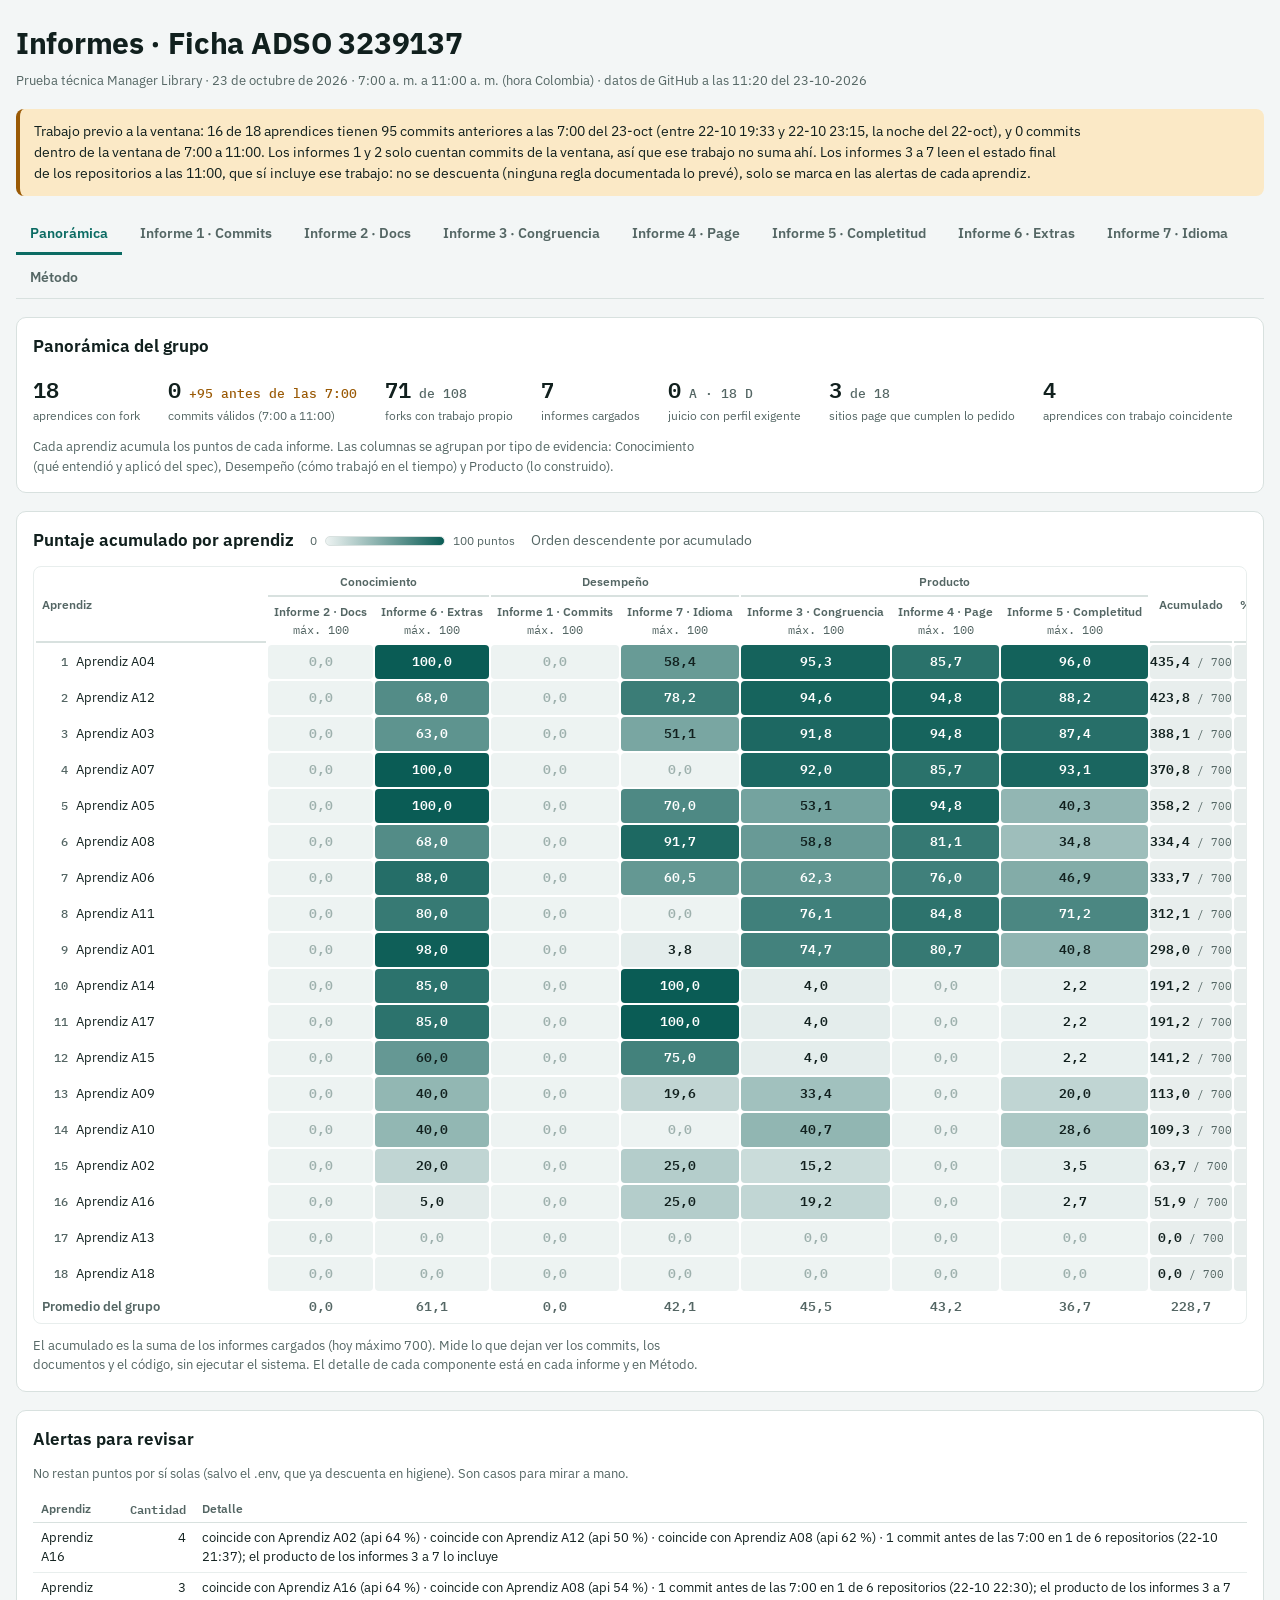
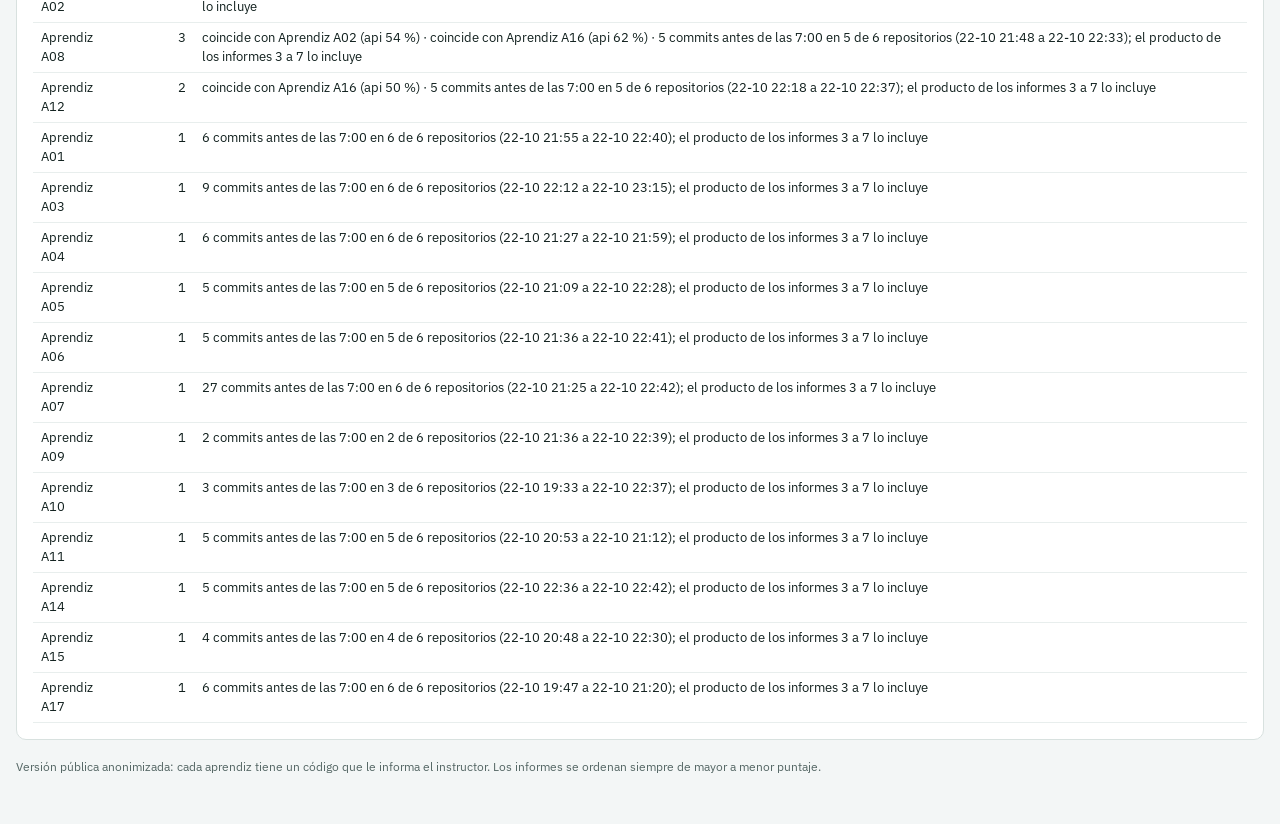
<file: docs/informes/2026-11-05-prueba-manager-library-7-informes/index.html>
<!doctype html>
<html lang="es">
<head>
<meta charset="utf-8">
<meta name="viewport" content="width=device-width,initial-scale=1">
<title>Informes ADSO 3239137</title>
</head>
<body>

<link rel="preconnect" href="https://fonts.googleapis.com">
<link rel="stylesheet" href="https://fonts.googleapis.com/css2?family=IBM+Plex+Sans:wght@400;500;600;700&family=IBM+Plex+Mono:wght@400;500;600&display=swap">
<style>
/* Panel de lectura para el instructor: encabezado compacto, pestañas y mapas de calor como tablas con la columna del nombre fija.
   Verde azulado como único acento; el ámbar solo marca avisos (tarde, higiene). */
:root {
  --bg: #f3f6f6; --panel: #ffffff; --ink: #11201e; --muted: #546664; --line: #d8e1df; --line-soft: #e8eeed;
  --accent: #0b6b63; --accent-soft: #d6ece9; --warn: #9a5a06; --warn-soft: #fbe9c6; --bad: #a3271b;
  --heat-lo: #edf3f2; --heat-hi: #0a5c55; --t-lo: #11201e; --t-hi: #ffffff; --zero: #9db0ad; --bad-soft: #fbe1dd;
  --f-ui: "IBM Plex Sans", "Segoe UI", system-ui, sans-serif; --f-num: "IBM Plex Mono", ui-monospace, "Cascadia Mono", Consolas, monospace;
}
@media (prefers-color-scheme: dark) {
  :root:not([data-theme="light"]) {
    --bg: #0c1312; --panel: #121b1a; --ink: #e3eeec; --muted: #8fa19e; --line: #233230; --line-soft: #1a2624;
    --accent: #47cfc0; --accent-soft: #143a36; --warn: #f0b24a; --warn-soft: #3a2b0b; --bad: #ff8a7d;
    --heat-lo: #172321; --heat-hi: #45cdbd; --t-lo: #e3eeec; --t-hi: #05211e; --zero: #476360; --bad-soft: #3d1813; color-scheme: dark;
  }
}
:root[data-theme="dark"] {
  --bg: #0c1312; --panel: #121b1a; --ink: #e3eeec; --muted: #8fa19e; --line: #233230; --line-soft: #1a2624;
  --accent: #47cfc0; --accent-soft: #143a36; --warn: #f0b24a; --warn-soft: #3a2b0b; --bad: #ff8a7d;
  --heat-lo: #172321; --heat-hi: #45cdbd; --t-lo: #e3eeec; --t-hi: #05211e; --zero: #476360; --bad-soft: #3d1813; color-scheme: dark;
}
* { box-sizing: border-box; }
body { margin: 0; padding-inline: 16px; padding-block: 20px 48px; background: var(--bg); color: var(--ink); font: 14px/1.5 var(--f-ui); }
.wrap { max-width: 1480px; margin-inline: auto; display: grid; gap: 18px; min-width: 0; }
h1, h2, h3, p { margin: 0; text-wrap: balance; }
h1 { font-size: clamp(22px, 3vw, 30px); font-weight: 700; letter-spacing: -.01em; }
h2 { font-size: 17px; font-weight: 650; }
h3 { font-size: 14px; font-weight: 650; }
.sub { color: var(--muted); }
.head { display: grid; gap: 6px; }
.head .meta { color: var(--muted); font-size: 13px; }
.num { font-family: var(--f-num); font-variant-numeric: tabular-nums; }

/* pestañas */
.tabs { display: flex; gap: 4px; flex-wrap: wrap; border-bottom: 1px solid var(--line); }
.tabs button { font: 600 14px var(--f-ui); color: var(--muted); background: none; border: 0; border-bottom: 3px solid transparent; padding: 10px 14px; cursor: pointer; margin-bottom: -1px; }
.tabs button:hover { color: var(--ink); }
.tabs button[aria-selected="true"] { color: var(--accent); border-bottom-color: var(--accent); }
button:focus-visible, select:focus-visible, summary:focus-visible { outline: 2px solid var(--accent); outline-offset: 2px; }

.panel { background: var(--panel); border: 1px solid var(--line); border-radius: 10px; padding: 16px; display: grid; gap: 12px; min-width: 0; }
.vista { display: grid; gap: 18px; min-width: 0; }

/* resumen */
.resumen { display: flex; flex-wrap: wrap; gap: 8px 28px; }
.resumen .it { display: grid; }
.resumen .it b { font: 600 22px var(--f-num); font-variant-numeric: tabular-nums; }
.resumen .it span { color: var(--muted); font-size: 12px; }
.resumen .it b small { font-size: 13px; color: var(--warn); font-weight: 500; }

/* controles */
.ctl { display: flex; flex-wrap: wrap; align-items: center; gap: 10px 16px; }
.seg { display: inline-flex; border: 1px solid var(--line); border-radius: 8px; overflow: hidden; }
.seg button { font: 500 13px var(--f-ui); color: var(--muted); background: var(--panel); border: 0; padding: 6px 12px; cursor: pointer; border-right: 1px solid var(--line); }
.seg button:last-child { border-right: 0; }
.seg button[aria-pressed="true"] { background: var(--accent-soft); color: var(--accent); font-weight: 600; }
select { font: 500 13px var(--f-ui); color: var(--ink); background: var(--panel); border: 1px solid var(--line); border-radius: 8px; padding: 6px 10px; }
.leyenda { display: inline-flex; align-items: center; gap: 8px; font-size: 12px; color: var(--muted); }
.leyenda i { display: block; width: 120px; height: 10px; border-radius: 5px; background: linear-gradient(90deg, var(--heat-lo), var(--heat-hi)); border: 1px solid var(--line); }

/* mapas de calor */
.mapa { overflow-x: auto; border: 1px solid var(--line-soft); border-radius: 8px; }
table.hm { border-collapse: separate; border-spacing: 2px; width: max-content; min-width: 100%; font-size: 13px; }
table.hm th { font-weight: 600; color: var(--muted); font-size: 12px; padding: 4px 6px; text-align: center; white-space: nowrap; background: var(--panel); }
table.hm th.l, table.hm td.l { text-align: left; }
table.hm td { padding: 0; text-align: center; height: 34px; min-width: 40px; border-radius: 4px; }
table.hm td.nom { position: sticky; left: 0; z-index: 2; background: var(--panel); padding: 0 10px 0 6px; min-width: 230px; max-width: 280px; text-align: left; white-space: nowrap; overflow: hidden; text-overflow: ellipsis; border-radius: 0; }
table.hm th.nom { position: sticky; left: 0; z-index: 3; text-align: left; min-width: 230px; }
td.nom .pos { display: inline-block; width: 26px; color: var(--muted); font: 500 12px var(--f-num); text-align: right; margin-right: 8px; }
td.c { background: var(--heat-lo); background: color-mix(in srgb, var(--heat-hi) calc(var(--v, 0) * 100%), var(--heat-lo)); color: var(--t-lo); font-family: var(--f-num); font-variant-numeric: tabular-nums; line-height: 1.05; }
td.c.hi { color: var(--t-hi); }
td.c.z { color: var(--zero); }
td.c b { display: block; font-weight: 600; font-size: 13px; }
td.c small { display: block; font-size: 10px; opacity: .85; font-weight: 400; }
td.c.late small { color: var(--warn); opacity: 1; font-weight: 600; }
td.c.hi.late small { color: inherit; text-decoration: underline; }
td.na { color: var(--zero); font-size: 12px; background: transparent; }
td.tot { font-family: var(--f-num); font-weight: 600; background: var(--line-soft); min-width: 56px; }
tr.pie td { background: transparent; font-family: var(--f-num); font-weight: 600; height: 28px; color: var(--muted); }
tr.pie td.nom { color: var(--muted); font-family: var(--f-ui); }
td.pt { font-family: var(--f-num); font-weight: 600; min-width: 62px; }
.grp th { color: var(--ink); border-bottom: 2px solid var(--line); }
.pend { color: var(--zero); font-style: italic; font-size: 12px; }

/* detalle por aprendiz */
.lista { display: grid; gap: 8px; }
details.ap { border: 1px solid var(--line-soft); border-radius: 8px; background: var(--panel); min-width: 0; }
details.ap > summary { list-style: none; cursor: pointer; padding: 10px 12px; display: flex; flex-wrap: wrap; align-items: center; gap: 6px 14px; }
details.ap > summary::-webkit-details-marker { display: none; }
details.ap > summary::before { content: "▸"; color: var(--muted); font-size: 12px; }
details.ap[open] > summary::before { content: "▾"; }
details.ap .nombre { font-weight: 600; min-width: 0; }
details.ap .pos { font: 500 12px var(--f-num); color: var(--muted); }
details.ap .score { margin-left: auto; font: 700 15px var(--f-num); color: var(--accent); }
.chips { display: flex; flex-wrap: wrap; gap: 4px; }
.chip { font: 500 12px var(--f-num); padding: 1px 8px; border-radius: 99px; background: var(--line-soft); color: var(--ink); white-space: nowrap; }
.chip.w { background: var(--warn-soft); color: var(--warn); }
.chip.a { background: var(--accent-soft); color: var(--accent); }
.det { border-top: 1px solid var(--line-soft); padding: 12px; display: grid; grid-template-columns: minmax(250px, 340px) minmax(0, 1fr); gap: 16px; }
@media (max-width: 860px) { .det { grid-template-columns: minmax(0, 1fr); } }
table.t { border-collapse: collapse; width: 100%; font-size: 13px; }
table.t th { text-align: left; color: var(--muted); font-weight: 600; font-size: 12px; padding: 4px 8px; border-bottom: 1px solid var(--line); white-space: nowrap; }
table.t td { padding: 5px 8px; border-bottom: 1px solid var(--line-soft); vertical-align: top; }
table.t td.n, table.t th.n { text-align: right; font-family: var(--f-num); font-variant-numeric: tabular-nums; white-space: nowrap; }
.tbl { overflow-x: auto; min-width: 0; }
.barra { display: block; width: 100%; min-width: 60px; height: 8px; border-radius: 4px; background: var(--line-soft); overflow: hidden; }
.barra i { display: block; height: 100%; background: var(--accent); border-radius: 4px; }
.aviso { color: var(--warn); font-size: 12px; }
.banner { margin: 0; padding: 12px 14px; border-radius: 8px; background: var(--warn-soft); color: var(--ink); border-left: 4px solid var(--warn); font-size: 14px; line-height: 1.5; }
.nota { color: var(--muted); font-size: 13px; max-width: 110ch; }
.formula { font-family: var(--f-num); font-size: 12px; color: var(--muted); }
code { font-family: var(--f-num); font-size: 12px; background: var(--line-soft); padding: 1px 5px; border-radius: 4px; }
.pie-pagina { color: var(--muted); font-size: 12px; }

/* informe 4: veredicto y galería */
.chip.si { background: var(--accent-soft); color: var(--accent); }
.chip.parcial { background: var(--warn-soft); color: var(--warn); }
.chip.no { background: var(--bad-soft); color: var(--bad); }
.veredictos { display: flex; flex-wrap: wrap; gap: 10px 26px; }
.veredictos div { display: grid; }
.veredictos b { font: 600 24px var(--f-num); }
.galeria { display: grid; grid-template-columns: repeat(auto-fill, minmax(min(100%, 430px), 1fr)); gap: 14px; }
.card { border: 1px solid var(--line-soft); border-radius: 10px; overflow: hidden; background: var(--panel); display: grid; align-content: start; min-width: 0; }
.card .shots { display: grid; grid-template-columns: minmax(0, 3fr) minmax(0, 1fr); gap: 8px; padding: 10px; background: var(--line-soft); align-items: start; }
.card .shots img { width: 100%; height: auto; display: block; border-radius: 6px; border: 1px solid var(--line); background: #fff; }
.card .sin { padding: 30px 12px; text-align: center; color: var(--muted); font-size: 13px; background: var(--line-soft); }
.card .cuerpo { padding: 10px 12px 12px; display: grid; gap: 6px; }
.card .fila { display: flex; align-items: center; gap: 8px; flex-wrap: wrap; }
.card .fila .score { margin-left: auto; font: 700 15px var(--f-num); color: var(--accent); }
.card ul { margin: 0; padding-left: 18px; font-size: 13px; color: var(--muted); }
.cita { border-left: 3px solid var(--accent); padding: 4px 12px; color: var(--ink); font-size: 13px; background: var(--line-soft); border-radius: 0 6px 6px 0; }
@media (prefers-reduced-motion: reduce) { * { transition: none !important; animation: none !important; } }
</style>

<main class="wrap">
  <header class="head">
    <h1 id="titulo"></h1>
    <p class="meta" id="meta"></p>
  </header>
  <p class="banner" id="banner" hidden></p>
  <nav class="tabs" role="tablist" id="tabs" aria-label="Informes"></nav>
  <div class="vista" id="vista" role="tabpanel"></div>
  <p class="pie-pagina" id="pie"></p>
</main>

<script>
(function () {
  "use strict";
  const DATA = {"meta":{"ficha":"ADSO 3239137","prueba":"Manager Library","fecha":"23 de octubre de 2026","inicio":"7:00 a. m.","fin":"11:00 a. m.","slotMin":15,"nSlots":16,"slotLabels":["07:00","07:15","07:30","07:45","08:00","08:15","08:30","08:45","09:00","09:15","09:30","09:45","10:00","10:15","10:30","10:45"],"repos":["docs","api","app","page","infra","tool"],"docsOrden":["constitution","spec","plan","architecture","arquitectura-panoramica","data-model","api-contract","tasks","adr","README","otro"],"informes":[{"id":"i1","num":1,"titulo":"Secuencia de commits por aprendiz y repositorio","corto":"Commits","dimension":"desempeno","max":100,"componentes":[{"id":"cobertura","nombre":"Cobertura de repositorios","max":15},{"id":"puntualidad","nombre":"Pushes a tiempo","max":10},{"id":"granularidad","nombre":"Granularidad: 4+ commits por repositorio","max":25},{"id":"constancia","nombre":"Constancia: franjas con commits","max":15},{"id":"mensajes","nombre":"Calidad de los mensajes","max":15},{"id":"higiene","nombre":"Higiene del repositorio","max":20},{"id":"historia","nombre":"Historial reescrito (hasta −15)","max":0}]},{"id":"i2","num":2,"titulo":"Secuencia de cambios en -docs por aprendiz","corto":"Docs","dimension":"conocimiento","max":100,"componentes":[{"id":"participacion","nombre":"Trabajo en -docs a tiempo","max":10},{"id":"amplitud","nombre":"Amplitud de documentos","max":25},{"id":"profundidad","nombre":"Profundidad (líneas propias)","max":20},{"id":"trazabilidad","nombre":"Trazabilidad al spec","max":30},{"id":"adaptacion","nombre":"Adaptación a React + Laravel","max":15}]},{"id":"i3","num":3,"titulo":"Congruencia del spec (repo docs) con el resto de repositorios","corto":"Congruencia","dimension":"producto","max":100,"componentes":[{"id":"api","nombre":"API (Laravel)","max":40},{"id":"app","nombre":"App (React)","max":20},{"id":"infra","nombre":"Infra","max":15},{"id":"tool","nombre":"Tool (sembrador)","max":15},{"id":"page","nombre":"Page","max":10},{"id":"coincidencias","nombre":"Coincidencias con otro aprendiz","max":0}]},{"id":"i4","num":4,"titulo":"Calidad de presentación del repositorio page","corto":"Page","dimension":"producto","max":100,"componentes":[{"id":"existe","nombre":"Hay un sitio","max":10},{"id":"estatico","nombre":"Estático, sin API","max":10},{"id":"responsive","nombre":"Responsive","max":15},{"id":"producto","nombre":"Presenta Manager Library","max":30},{"id":"lenguaje","nombre":"Lenguaje de producto","max":10},{"id":"seguro","nombre":"Sin credenciales","max":5},{"id":"tecnica","nombre":"Calidad técnica","max":20},{"id":"coincidencias","nombre":"Coincidencias con otro aprendiz","max":0}]},{"id":"i5","num":5,"titulo":"Nivel de completitud de cada repositorio frente a lo prometido en -docs","corto":"Completitud","dimension":"producto","max":100,"componentes":[{"id":"api","nombre":"API (% de sus tareas)","max":20},{"id":"app","nombre":"App (% de sus tareas)","max":20},{"id":"infra","nombre":"Infra (% de sus tareas)","max":20},{"id":"tool","nombre":"Tool (% de sus tareas)","max":20},{"id":"page","nombre":"Page (% de sus tareas)","max":20},{"id":"coincidencias","nombre":"Coincidencias con otro aprendiz","max":0}]},{"id":"i6","num":6,"titulo":"Aportes extra que el spec no estipula","corto":"Extras","dimension":"conocimiento","max":100,"componentes":[{"id":"base","nombre":"Base: repositorios con producto","max":100},{"id":"endpoints","nombre":"Endpoints fuera del contrato (−5 c/u, tope −20)","max":0},{"id":"tablas","nombre":"Tablas fuera del modelo (−8 c/u, tope −24)","max":0},{"id":"tablas_fw","nombre":"Tablas del framework (−2 c/u, tope −8)","max":0},{"id":"columnas","nombre":"Columnas fuera del modelo (−4 c/u, tope −16)","max":0},{"id":"auditoria","nombre":"Columnas de auditoría (§8 dice que no) (−8 c/u, tope −8)","max":0},{"id":"conceptos","nombre":"Funciones que el spec deja fuera (−10 c/u, tope −30)","max":0},{"id":"tecnologia","nombre":"Tecnología distinta a la del reto (−15 c/u, tope −30)","max":0},{"id":"servicios","nombre":"Servicios de más en compose (−5 c/u, tope −15)","max":0}]},{"id":"i7","num":7,"titulo":"Código en español","corto":"Idioma","dimension":"desempeno","max":100,"componentes":[{"id":"cobertura","nombre":"Base: repositorios con código","max":100},{"id":"identificadores","nombre":"Identificadores en español (hasta −70)","max":0},{"id":"comentarios","nombre":"Comentarios en español (hasta −30)","max":0}]}],"tareas":[{"id":"T-01","nombre":"Esqueleto y /health","repo":"api"},{"id":"T-02","nombre":"Migración inicial y semilla","repo":"api"},{"id":"T-03","nombre":"Objetos de valor","repo":"api"},{"id":"T-04","nombre":"Dominio: Book","repo":"api"},{"id":"T-05","nombre":"Dominio: Loan","repo":"api"},{"id":"T-06","nombre":"Dominio: Member y User","repo":"api"},{"id":"T-07","nombre":"Casos de uso de autenticación","repo":"api"},{"id":"T-08","nombre":"Casos de uso de libros","repo":"api"},{"id":"T-09","nombre":"Prestar","repo":"api"},{"id":"T-10","nombre":"Devolver y vencidos","repo":"api"},{"id":"T-11","nombre":"Reporte de más prestados","repo":"api"},{"id":"T-12","nombre":"Repositorios de libro, socio y usuario","repo":"api"},{"id":"T-13","nombre":"Repositorio de préstamos con versión","repo":"api"},{"id":"T-14","nombre":"Hash de claves y JWT","repo":"api"},{"id":"T-15","nombre":"Almacenamiento de portadas","repo":"api"},{"id":"T-16","nombre":"Adaptador HTTP del contrato","repo":"api"},{"id":"T-17","nombre":"Arranque con admin inicial","repo":"api"},{"id":"T-18","nombre":"CHECK pendientes en la base","repo":"api"},{"id":"T-19","nombre":"Pruebas de arquitectura","repo":"api"},{"id":"T-20","nombre":"Compose con base, API y app","repo":"infra"},{"id":"T-21","nombre":"Sembrador por la API","repo":"tool"},{"id":"T-22","nombre":"Pantallas de la app","repo":"app"},{"id":"T-23","nombre":"Sitio público estático","repo":"page"}],"juicio":{"umbral":70,"minimo":50,"perfil":"exigente: tecnólogos en etapa final"},"endpoints":["POST auth/login","GET health","POST users","GET categories","GET books","GET books/{id}","POST books","PUT books/{id}","DELETE books/{id}","PUT books/{id}/cover","DELETE books/{id}/cover","GET books/{id}/cover","GET members","GET members/{id}","POST members","POST loans","GET loans","GET loans/{id}","POST loans/{id}/items/{id}/return","GET loans/overdue","GET reports/most-borrowed"],"dimensiones":[{"id":"conocimiento","nombre":"Conocimiento"},{"id":"desempeno","nombre":"Desempeño"},{"id":"producto","nombre":"Producto"}],"generado":"2026-10-23T11:20:28-05:00","generadoTxt":"11:20 del 23-10-2026","totales":{"aprendices":18,"forks":108,"forks_con_commits":71,"forks_historia_reescrita":66,"commits_validos":0,"commits_tardios":0,"pushes_tarde":0,"aprendices_sin_trabajo_docs":10,"paginas":9,"veredictos":{"Sí":3,"Parcial":6,"No":9},"coincidencias":["A02","A08","A12","A16"],"commits_previos":95,"aprendices_previos":16},"avisoVentana":"Trabajo previo a la ventana: 16 de 18 aprendices tienen 95 commits anteriores a las 7:00 del 23-oct (entre 22-10 19:33 y 22-10 23:15, la noche del 22-oct), y 0 commits dentro de la ventana de 7:00 a 11:00. Los informes 1 y 2 solo cuentan commits de la ventana, así que ese trabajo no suma ahí. Los informes 3 a 7 leen el estado final de los repositorios a las 11:00, que sí incluye ese trabajo: no se descuenta (ninguna regla documentada lo prevé), solo se marca en las alertas de cada aprendiz.","anonimo":true},"aprendices":[{"id":"a04","nombre":"Aprendiz A04","login":"A04","i1":{"total":0.0,"comp":{"cobertura":0.0,"puntualidad":0.0,"granularidad":0,"constancia":0.0,"mensajes":0.0,"higiene":0,"historia":-15.0},"repos":{"docs":{"fork":true,"n":0,"tarde":0,"previo":1,"ultimo":null,"lineas":0,"pushHora":"22-10 21:59","pushTarde":false,"creado":"22-10 19:19","reescrita":true},"api":{"fork":true,"n":0,"tarde":0,"previo":1,"ultimo":null,"lineas":0,"pushHora":"22-10 21:27","pushTarde":false,"creado":"22-10 19:22","reescrita":true},"app":{"fork":true,"n":0,"tarde":0,"previo":1,"ultimo":null,"lineas":0,"pushHora":"22-10 21:51","pushTarde":false,"creado":"22-10 19:22","reescrita":true},"page":{"fork":true,"n":0,"tarde":0,"previo":1,"ultimo":null,"lineas":0,"pushHora":"22-10 21:38","pushTarde":false,"creado":"22-10 19:23","reescrita":true},"infra":{"fork":true,"n":0,"tarde":0,"previo":1,"ultimo":null,"lineas":0,"pushHora":"22-10 21:51","pushTarde":false,"creado":"22-10 19:23","reescrita":true},"tool":{"fork":true,"n":0,"tarde":0,"previo":1,"ultimo":null,"lineas":0,"pushHora":"22-10 21:51","pushTarde":false,"creado":"22-10 19:24","reescrita":true}},"commits":[{"repo":"api","min":-572.5,"hora":"22-10 21:27","msg":"Evidencia SDD: trazabilidad de tareas y prueba de contrato","archivos":182,"lineas":8204,"tarde":false,"previo":true,"flags":[],"pts":0.6},{"repo":"page","min":-561.22,"hora":"22-10 21:38","msg":"T-23: sitio público estático de presentación","archivos":2,"lineas":117,"tarde":false,"previo":true,"flags":[],"pts":0.75},{"repo":"app","min":-549.1,"hora":"22-10 21:50","msg":"T-22: frontend React con login, catálogo, socios, préstamos, vencidos y reporte","archivos":20,"lineas":768,"tarde":false,"previo":true,"flags":[],"pts":0.75},{"repo":"tool","min":-548.92,"hora":"22-10 21:51","msg":"T-21: sembrador de demostración por la API","archivos":3,"lineas":143,"tarde":false,"previo":true,"flags":[],"pts":0.75},{"repo":"infra","min":-548.77,"hora":"22-10 21:51","msg":"T-20: el compose también levanta el frontend","archivos":4,"lineas":84,"tarde":false,"previo":true,"flags":[],"pts":0.75},{"repo":"docs","min":-540.28,"hora":"22-10 21:59","msg":"T-18: data-model §4 marca ck_book_total_positive y ck_user_role como motor","archivos":25,"lineas":450,"tarde":false,"previo":true,"flags":[],"pts":0.75}],"medidas":{"repos_con_commits":0,"commits_validos":0,"commits_tardios":0,"commits_previos":6,"repos_previos":6,"previo_desde":"22-10 21:27","previo_hasta":"22-10 21:59","franjas_activas":0,"repos_reescritos":6,"promedio_por_repo":0,"tramo_min":0,"mensajes_prom":0,"pushes_tarde":0,"penalizaciones":[],"lineas_propias":0}},"i2":{"total":0.0,"comp":{"participacion":0.0,"amplitud":0,"profundidad":0,"trazabilidad":0,"adaptacion":0},"commits":[{"min":-540.28,"hora":"22-10 21:59","msg":"T-18: data-model §4 marca ck_book_total_positive y ck_user_role como motor","tarde":false,"previo":true,"archivos":2,"lineas":450,"detalle":[{"p":"spec-python/data-model.md","e":"A","a":225,"d":0},{"p":"spec-.net/data-model.md","e":"A","a":225,"d":0}]}],"matriz":{"data-model":{"a":4,"d":4,"archivos":2}},"modificados":[{"p":"data-model.md","doc":"data-model","a":2,"d":2},{"p":"data-model.md","doc":"data-model","a":2,"d":2}],"nuevos":[],"ids":{"T-18":4},"medidas":{"fork":true,"commits_validos":0,"commits_tardios":0,"commits_previos":1,"docs_modificados":2,"docs_modificados_distintos":1,"docs_nuevos":0,"otros_nuevos":0,"lineas_propias":4,"ids_distintos":1,"ids_total":4,"menciones_stack":0,"copias":0,"sin_cambios":23,"eliminados":0,"pushHora":"22-10 21:59","pushTarde":false,"tiene_trabajo":true}},"i3":{"total":95.3,"comp":{"api":37.1,"app":20.0,"infra":15.0,"tool":13.2,"page":10.0,"coincidencias":-0.0},"repos":{"api":{"estado":"ok","checks":[{"id":"laravel","nombre":"Laravel","frac":1.0,"pts":3.0,"max":3,"valor":"1/1","faltan":[]},{"id":"endpoints","nombre":"Endpoints del contrato","frac":1.0,"pts":10.0,"max":10,"valor":"21/21","faltan":[]},{"id":"prefijo","nombre":"Prefijo /api/v1","frac":1.0,"pts":2.0,"max":2,"valor":"1/1","faltan":[]},{"id":"tablas","nombre":"Tablas del modelo (en singular)","frac":1.0,"pts":4.0,"max":4,"valor":"6/6","faltan":[]},{"id":"pruebas","nombre":"Pruebas automatizadas (15+ archivos)","frac":0.8,"pts":2.56,"max":4,"valor":"12","faltan":["12 archivos de prueba"]},{"id":"columnas","nombre":"Columnas clave","frac":1.0,"pts":5.0,"max":5,"valor":"16/16","faltan":[]},{"id":"restricciones","nombre":"Restricciones en la base","frac":0.75,"pts":2.25,"max":4,"valor":"3/4","faltan":["único (loan_id, book_id)"]},{"id":"semilla","nombre":"Semilla de 5 categorías","frac":1.0,"pts":2.0,"max":2,"valor":"5/5","faltan":[]},{"id":"errores","nombre":"Códigos de error","frac":1.0,"pts":4.0,"max":4,"valor":"14/14","faltan":[]},{"id":"reglas","nombre":"Reglas de negocio","frac":1.0,"pts":4.0,"max":4,"valor":"4/4","faltan":[]},{"id":"hexagonal","nombre":"Capas hexagonales","frac":1.0,"pts":2.0,"max":2,"valor":"3/3","faltan":[]}],"pts":37.1,"archivos":182,"pruebas":12,"commit":"76c12f6713"},"app":{"estado":"ok","checks":[{"id":"react","nombre":"React","frac":1.0,"pts":2.0,"max":2,"valor":"1/1","faltan":[]},{"id":"flujos","nombre":"Pantallas del spec","frac":1.0,"pts":9.0,"max":9,"valor":"7/7","faltan":[]},{"id":"api_v1","nombre":"Consume /api/v1","frac":1.0,"pts":3.0,"max":3,"valor":"1/1","faltan":[]},{"id":"bearer","nombre":"Token Bearer","frac":1.0,"pts":2.0,"max":2,"valor":"1/1","faltan":[]},{"id":"errores","nombre":"Usa el cuerpo de error","frac":1.0,"pts":2.0,"max":2,"valor":"1/1","faltan":[]},{"id":"roles","nombre":"Distingue roles","frac":1.0,"pts":2.0,"max":2,"valor":"1/1","faltan":[]}],"pts":20.0,"archivos":20,"pruebas":null,"commit":"ef1cd6389b"},"infra":{"estado":"ok","checks":[{"id":"compose","nombre":"docker-compose","frac":1.0,"pts":3.0,"max":3,"valor":"1/1","faltan":[]},{"id":"postgres16","nombre":"PostgreSQL 16","frac":1.0,"pts":3.0,"max":3,"valor":"1/1","faltan":[]},{"id":"servicios","nombre":"Servicios db, api y app","frac":1.0,"pts":3.0,"max":3,"valor":"3/3","faltan":[]},{"id":"sin_ddl","nombre":"Sin DDL en infra (ADR-001)","frac":1.0,"pts":3.0,"max":3,"valor":"1/1","faltan":[]},{"id":"variables","nombre":"Variables de entorno","frac":1.0,"pts":3.0,"max":3,"valor":"4/4","faltan":[]}],"pts":15.0,"archivos":4,"pruebas":null,"commit":"56ef598a5b"},"tool":{"estado":"ok","checks":[{"id":"script","nombre":"Hay un sembrador","frac":1.0,"pts":3.0,"max":3,"valor":"1/1","faltan":[]},{"id":"usa_api","nombre":"Siembra por la API","frac":1.0,"pts":5.0,"max":5,"valor":"1/1","faltan":[]},{"id":"sin_sql","nombre":"Sin SQL directo","frac":1.0,"pts":3.0,"max":3,"valor":"1/1","faltan":[]},{"id":"cantidades","nombre":"Cantidades de T-21","frac":0.75,"pts":2.25,"max":4,"valor":"3/4","faltan":["3 vencidos"]}],"pts":13.2,"archivos":3,"pruebas":null,"commit":"4353a5a266"},"page":{"estado":"ok","checks":[{"id":"index","nombre":"Sitio con index.html","frac":1.0,"pts":3.0,"max":3,"valor":"1/1","faltan":[]},{"id":"estatico","nombre":"No llama a la API","frac":1.0,"pts":4.0,"max":4,"valor":"1/1","faltan":[]},{"id":"viewport","nombre":"Meta viewport","frac":1.0,"pts":3.0,"max":3,"valor":"1/1","faltan":[]}],"pts":10.0,"archivos":2,"pruebas":null,"commit":"c0899442b6"}},"alertas":[]},"i4":{"total":85.7,"comp":{"existe":10.0,"estatico":10.0,"responsive":15.0,"producto":24.8,"lenguaje":0.9,"seguro":5.0,"tecnica":20.0,"coincidencias":-0.0},"veredicto":"Parcial","motivos":["usa 4 términos de la prueba técnica: presenta el examen, no el producto"],"checks":[{"id":"existe","nombre":"index.html","frac":1.0,"pts":10.0,"max":10,"valor":"1/1","faltan":[]},{"id":"estatico","nombre":"No llama a la API","frac":1.0,"pts":10.0,"max":10,"valor":"1/1","faltan":[]},{"id":"viewport","nombre":"Meta viewport","frac":1.0,"pts":5.0,"max":5,"valor":"1/1","faltan":[]},{"id":"responsive_css","nombre":"Reglas para móvil (@media)","frac":1.0,"pts":5.0,"max":5,"valor":"1/1","faltan":[]},{"id":"desborde","nombre":"Sin desborde a 375 px","frac":1.0,"pts":5.0,"max":5,"valor":"1/1","faltan":[]},{"id":"nombre","nombre":"Nombre Manager Library","frac":1.0,"pts":5.0,"max":5,"valor":"1/1","faltan":[]},{"id":"conceptos","nombre":"Conceptos del producto","frac":0.889,"pts":19.75,"max":25,"valor":"8/9","faltan":["categorías"]},{"id":"jerga","nombre":"Términos de la prueba en el texto","frac":0.3,"pts":0.9,"max":10,"valor":"4","faltan":["habla de la prueba (T-xx, spec, ficha, SDD…) en un sitio público"]},{"id":"seguro","nombre":"Sin credenciales a la vista","frac":1.0,"pts":5.0,"max":5,"valor":"1/1","faltan":[]},{"id":"lang","nombre":"Idioma declarado","frac":1.0,"pts":4.0,"max":4,"valor":"1/1","faltan":[]},{"id":"title","nombre":"Título de página","frac":1.0,"pts":4.0,"max":4,"valor":"1/1","faltan":[]},{"id":"h1","nombre":"Un solo h1","frac":1.0,"pts":4.0,"max":4,"valor":"1","faltan":[]},{"id":"alt","nombre":"Imágenes con alt","frac":1.0,"pts":4.0,"max":4,"valor":"0/0","faltan":[]},{"id":"recursos","nombre":"Recursos locales completos","frac":1.0,"pts":4.0,"max":4,"valor":"0/0","faltan":[]}],"capturas":{},"medidas":{"ancho":375,"visible":375,"desborde":false,"imgs":0,"rotas":0,"alto":3011,"h1":1,"enlaces":3},"lineas":118,"estado":"ok","alertas":[]},"i5":{"total":96.0,"comp":{"api":19.2,"app":20.0,"infra":20.0,"tool":16.8,"page":20.0,"coincidencias":-0.0},"repos":{"api":{"pct":96,"hechas":18.5,"tareas":19,"estado":"ok"},"app":{"pct":100,"hechas":1.0,"tareas":1,"estado":"ok"},"infra":{"pct":100,"hechas":1.0,"tareas":1,"estado":"ok"},"tool":{"pct":84,"hechas":0.9,"tareas":1,"estado":"ok"},"page":{"pct":100,"hechas":1.0,"tareas":1,"estado":"ok"}},"tareas":{"T-01":1.0,"T-02":1.0,"T-03":1.0,"T-04":1.0,"T-05":1.0,"T-06":1.0,"T-07":1.0,"T-08":1.0,"T-09":1.0,"T-10":1.0,"T-11":1.0,"T-12":1.0,"T-13":0.5,"T-14":1.0,"T-15":1.0,"T-16":1.0,"T-17":1.0,"T-18":1.0,"T-19":1.0,"T-20":1.0,"T-21":0.917,"T-22":1.0,"T-23":1.0}},"i6":{"total":100.0,"comp":{"base":100.0,"endpoints":0,"tablas":0,"tablas_fw":0,"columnas":0,"auditoria":0,"conceptos":0,"tecnologia":0,"servicios":0},"items":{"endpoints":[],"tablas":[],"tablas_fw":[],"columnas":[],"auditoria":[],"conceptos":[],"tecnologia":[],"servicios":[]},"repos_con_producto":5,"cuenta":{"endpoints":0,"tablas":0,"tablas_fw":0,"columnas":0,"auditoria":0,"conceptos":0,"tecnologia":0,"servicios":0},"penalizacion":0},"i7":{"total":58.4,"comp":{"cobertura":100.0,"identificadores":-11.6,"comentarios":-30.0},"repos":{"api":{"estado":"ok","ids_total":890,"ids_es":0,"com_total":198,"com_es":116,"ejemplos":[],"ejemplos_com":[]},"app":{"estado":"ok","ids_total":247,"ids_es":4,"com_total":13,"com_es":9,"ejemplos":["resultados","Libros","Prestado","documento"],"ejemplos_com":[]},"tool":{"estado":"ok","ids_total":72,"ids_es":0,"com_total":7,"com_es":6,"ejemplos":[],"ejemplos_com":[]},"page":{"estado":"ok","ids_total":0,"ids_es":0,"com_total":0,"com_es":0,"ejemplos":[],"ejemplos_com":[]}},"medidas":{"ids_total":1209,"ids_es":4,"pct_ids":0.3,"com_total":218,"com_es":131,"pct_com":60.1}},"puntajes":{"i1":0.0,"i2":0.0,"i3":95.3,"i4":85.7,"i5":96.0,"i6":100.0,"i7":58.4},"codigo":"A04"},{"id":"a09","nombre":"Aprendiz A09","login":"A09","i1":{"total":0.0,"comp":{"cobertura":0.0,"puntualidad":0.0,"granularidad":0,"constancia":0.0,"mensajes":0.0,"higiene":0,"historia":-15.0},"repos":{"docs":{"fork":true,"n":0,"tarde":0,"previo":0,"ultimo":null,"lineas":0,"pushHora":null,"pushTarde":false,"creado":"22-10 19:52","reescrita":false},"api":{"fork":true,"n":0,"tarde":0,"previo":1,"ultimo":null,"lineas":0,"pushHora":"22-10 22:41","pushTarde":false,"creado":"22-10 19:05","reescrita":true},"app":{"fork":true,"n":0,"tarde":0,"previo":0,"ultimo":null,"lineas":0,"pushHora":null,"pushTarde":false,"creado":"22-10 19:07","reescrita":false},"page":{"fork":true,"n":0,"tarde":0,"previo":0,"ultimo":null,"lineas":0,"pushHora":null,"pushTarde":false,"creado":"22-10 19:08","reescrita":false},"infra":{"fork":true,"n":0,"tarde":0,"previo":1,"ultimo":null,"lineas":0,"pushHora":"22-10 21:36","pushTarde":false,"creado":"22-10 19:09","reescrita":true},"tool":{"fork":true,"n":0,"tarde":0,"previo":0,"ultimo":null,"lineas":0,"pushHora":null,"pushTarde":false,"creado":"22-10 19:09","reescrita":false}},"commits":[{"repo":"infra","min":-563.37,"hora":"22-10 21:36","msg":"feat: T-20 docker-compose con postgres y api","archivos":2,"lineas":24,"tarde":false,"previo":true,"flags":[],"pts":1.0},{"repo":"api","min":-500.32,"hora":"22-10 22:39","msg":"feat: se completa la arquitectura hexagonal, controladores y rutas de la api","archivos":85,"lineas":3346,"tarde":false,"previo":true,"flags":[],"pts":1.0}],"medidas":{"repos_con_commits":0,"commits_validos":0,"commits_tardios":0,"commits_previos":2,"repos_previos":2,"previo_desde":"22-10 21:36","previo_hasta":"22-10 22:39","franjas_activas":0,"repos_reescritos":2,"promedio_por_repo":0,"tramo_min":0,"mensajes_prom":0,"pushes_tarde":0,"penalizaciones":[],"lineas_propias":0}},"i2":{"total":0.0,"comp":{"participacion":0.0,"amplitud":0,"profundidad":0,"trazabilidad":0,"adaptacion":0},"commits":[],"matriz":{},"modificados":[],"nuevos":[],"ids":{},"medidas":{"fork":true,"commits_validos":0,"commits_tardios":0,"commits_previos":0,"docs_modificados":0,"docs_modificados_distintos":0,"docs_nuevos":0,"otros_nuevos":0,"lineas_propias":0,"ids_distintos":0,"ids_total":0,"menciones_stack":0,"copias":0,"sin_cambios":25,"eliminados":0,"pushHora":null,"pushTarde":false,"tiene_trabajo":false}},"i3":{"total":33.4,"comp":{"api":22.9,"app":0.0,"infra":10.5,"tool":0.0,"page":0.0,"coincidencias":-0.0},"repos":{"api":{"estado":"ok","checks":[{"id":"laravel","nombre":"Laravel","frac":1.0,"pts":3.0,"max":3,"valor":"1/1","faltan":[]},{"id":"endpoints","nombre":"Endpoints del contrato","frac":0.286,"pts":0.82,"max":10,"valor":"6/21","faltan":["GET health","POST users","GET categories","GET books/{id}","PUT books/{id}","DELETE books/{id}","PUT books/{id}/cover","DELETE books/{id}/cover","GET books/{id}/cover","GET members/{id}","GET loans","GET loans/{id}","POST loans/{id}/items/{id}/return","GET loans/overdue","GET reports/most-borrowed"]},{"id":"prefijo","nombre":"Prefijo /api/v1","frac":1.0,"pts":2.0,"max":2,"valor":"1/1","faltan":[]},{"id":"tablas","nombre":"Tablas del modelo (en singular)","frac":1.0,"pts":4.0,"max":4,"valor":"6/6","faltan":[]},{"id":"pruebas","nombre":"Pruebas automatizadas (15+ archivos)","frac":0.133,"pts":0.07,"max":4,"valor":"2","faltan":["2 archivos de prueba"]},{"id":"columnas","nombre":"Columnas clave","frac":1.0,"pts":5.0,"max":5,"valor":"16/16","faltan":[]},{"id":"restricciones","nombre":"Restricciones en la base","frac":1.0,"pts":4.0,"max":4,"valor":"4/4","faltan":[]},{"id":"semilla","nombre":"Semilla de 5 categorías","frac":1.0,"pts":2.0,"max":2,"valor":"5/5","faltan":[]},{"id":"errores","nombre":"Códigos de error","frac":0.0,"pts":0.0,"max":4,"valor":"0/14","faltan":["INVALID_CREDENTIALS","FORBIDDEN_ROLE","NOT_FOUND","USERNAME_TAKEN","ISBN_TAKEN","DOCUMENT_TAKEN","BOOK_HAS_OPEN_LOANS","BOOK_NOT_AVAILABLE","MEMBER_HAS_OVERDUE","ITEM_ALREADY_RETURNED","MEMBER_LIMIT_EXCEEDED","DUPLICATE_BOOK_IN_LOAN","VALIDATION_ERROR","INVALID_DATE_RANGE"]},{"id":"reglas","nombre":"Reglas de negocio","frac":0.75,"pts":2.25,"max":4,"valor":"3/4","faltan":["token de 8 h"]},{"id":"hexagonal","nombre":"Capas hexagonales","frac":1.0,"pts":2.0,"max":2,"valor":"3/3","faltan":[]}],"pts":22.9,"archivos":85,"pruebas":2,"commit":"22a061f38b"},"app":{"estado":"sin producto a las 11:00","checks":[],"pts":0.0},"infra":{"estado":"ok","checks":[{"id":"compose","nombre":"docker-compose","frac":1.0,"pts":3.0,"max":3,"valor":"1/1","faltan":[]},{"id":"postgres16","nombre":"PostgreSQL 16","frac":1.0,"pts":3.0,"max":3,"valor":"1/1","faltan":[]},{"id":"servicios","nombre":"Servicios db, api y app","frac":0.667,"pts":1.33,"max":3,"valor":"2/3","faltan":["app"]},{"id":"sin_ddl","nombre":"Sin DDL en infra (ADR-001)","frac":1.0,"pts":3.0,"max":3,"valor":"1/1","faltan":[]},{"id":"variables","nombre":"Variables de entorno","frac":0.25,"pts":0.19,"max":3,"valor":"1/4","faltan":["JWT_SECRET","ADMIN_USERNAME/PASSWORD","CORS_ORIGIN"]}],"pts":10.5,"archivos":2,"pruebas":null,"commit":"489d6729e0"},"tool":{"estado":"sin producto a las 11:00","checks":[],"pts":0.0},"page":{"estado":"sin producto a las 11:00","checks":[],"pts":0.0}},"alertas":[]},"i4":{"total":0.0,"comp":{"existe":0.0,"estatico":0.0,"responsive":0.0,"producto":0.0,"lenguaje":0.0,"seguro":0.0,"tecnica":0.0},"veredicto":"No","motivos":["sin sitio a las 11:00"],"checks":[],"capturas":{},"estado":"sin sitio a las 11:00","alertas":[]},"i5":{"total":20.0,"comp":{"api":8.8,"app":0.0,"infra":11.2,"tool":0.0,"page":0.0,"coincidencias":-0.0},"repos":{"api":{"pct":44,"hechas":9.6,"tareas":19,"estado":"ok"},"app":{"pct":0,"hechas":0.0,"tareas":1,"estado":"sin producto a las 11:00"},"infra":{"pct":56,"hechas":0.8,"tareas":1,"estado":"ok"},"tool":{"pct":0,"hechas":0.0,"tareas":1,"estado":"sin producto a las 11:00"},"page":{"pct":0,"hechas":0.0,"tareas":1,"estado":"sin producto a las 11:00"}},"tareas":{"T-01":0.0,"T-02":1.0,"T-03":1.0,"T-04":1.0,"T-05":0.8,"T-06":1.0,"T-07":1.0,"T-08":0.375,"T-09":0.0,"T-10":0.5,"T-11":0.0,"T-12":0.333,"T-13":0.0,"T-14":1.0,"T-15":0.0,"T-16":0.095,"T-17":1.0,"T-18":0.5,"T-19":0.0,"T-20":0.75,"T-21":0.0,"T-22":0.0,"T-23":0.0}},"i6":{"total":40.0,"comp":{"base":40.0,"endpoints":0,"tablas":0,"tablas_fw":0,"columnas":0,"auditoria":0,"conceptos":0,"tecnologia":0,"servicios":0},"items":{"endpoints":[],"tablas":[],"tablas_fw":[],"columnas":[],"auditoria":[],"conceptos":[],"tecnologia":[],"servicios":[]},"repos_con_producto":2,"cuenta":{"endpoints":0,"tablas":0,"tablas_fw":0,"columnas":0,"auditoria":0,"conceptos":0,"tecnologia":0,"servicios":0},"penalizacion":0},"i7":{"total":19.6,"comp":{"cobertura":25.0,"identificadores":-0.0,"comentarios":-5.4},"repos":{"api":{"estado":"ok","ids_total":323,"ids_es":0,"com_total":28,"com_es":5,"ejemplos":[],"ejemplos_com":[]},"app":{"estado":"sin producto a las 11:00","ejemplos_com":[]},"tool":{"estado":"sin producto a las 11:00","ejemplos_com":[]},"page":{"estado":"sin producto a las 11:00","ejemplos_com":[]}},"medidas":{"ids_total":323,"ids_es":0,"pct_ids":0.0,"com_total":28,"com_es":5,"pct_com":17.9}},"puntajes":{"i1":0.0,"i2":0.0,"i3":33.4,"i4":0.0,"i5":20.0,"i6":40.0,"i7":19.6},"codigo":"A09"},{"id":"a11","nombre":"Aprendiz A11","login":"A11","i1":{"total":0.0,"comp":{"cobertura":0.0,"puntualidad":0.0,"granularidad":0,"constancia":0.0,"mensajes":0.0,"higiene":0,"historia":-0.0},"repos":{"docs":{"fork":true,"n":0,"tarde":0,"previo":1,"ultimo":null,"lineas":0,"pushHora":"22-10 21:08","pushTarde":false,"creado":"22-10 18:56","reescrita":false},"api":{"fork":true,"n":0,"tarde":0,"previo":1,"ultimo":null,"lineas":0,"pushHora":"22-10 21:11","pushTarde":false,"creado":"22-10 18:57","reescrita":false},"app":{"fork":true,"n":0,"tarde":0,"previo":0,"ultimo":null,"lineas":0,"pushHora":null,"pushTarde":false,"creado":"22-10 18:57","reescrita":false},"page":{"fork":true,"n":0,"tarde":0,"previo":1,"ultimo":null,"lineas":0,"pushHora":"22-10 21:12","pushTarde":false,"creado":"22-10 18:58","reescrita":false},"infra":{"fork":true,"n":0,"tarde":0,"previo":1,"ultimo":null,"lineas":0,"pushHora":"22-10 21:08","pushTarde":false,"creado":"22-10 18:58","reescrita":false},"tool":{"fork":true,"n":0,"tarde":0,"previo":1,"ultimo":null,"lineas":0,"pushHora":"22-10 21:11","pushTarde":false,"creado":"22-10 18:58","reescrita":false}},"commits":[{"repo":"infra","min":-607.0,"hora":"22-10 20:53","msg":"infra: arranque unico (migrate + ensure-admin + serve) via docker compose","archivos":4,"lineas":74,"tarde":false,"previo":true,"flags":[],"pts":0.6},{"repo":"docs","min":-605.95,"hora":"22-10 20:54","msg":"docs: data-model §4 reclasifica ck_book_total_positive y ck_user_role como motor (T-18)","archivos":25,"lineas":450,"tarde":false,"previo":true,"flags":[],"pts":1.0},{"repo":"api","min":-588.15,"hora":"22-10 21:11","msg":"feat(clock): reloj sembrable (cabecera X-Clock-Now solo en local) para datos de demo","archivos":194,"lineas":8276,"tarde":false,"previo":true,"flags":[],"pts":1.0},{"repo":"tool","min":-588.12,"hora":"22-10 21:11","msg":"T-21: sembrador de demostracion por la API","archivos":2,"lineas":66,"tarde":false,"previo":true,"flags":[],"pts":0.75},{"repo":"page","min":-587.4,"hora":"22-10 21:12","msg":"T-23: sitio publico estatico de presentacion","archivos":2,"lineas":86,"tarde":false,"previo":true,"flags":[],"pts":0.75}],"medidas":{"repos_con_commits":0,"commits_validos":0,"commits_tardios":0,"commits_previos":5,"repos_previos":5,"previo_desde":"22-10 20:53","previo_hasta":"22-10 21:12","franjas_activas":0,"repos_reescritos":0,"promedio_por_repo":0,"tramo_min":0,"mensajes_prom":0,"pushes_tarde":0,"penalizaciones":[],"lineas_propias":0}},"i2":{"total":0.0,"comp":{"participacion":0.0,"amplitud":0,"profundidad":0,"trazabilidad":0,"adaptacion":0},"commits":[{"min":-605.95,"hora":"22-10 20:54","msg":"docs: data-model §4 reclasifica ck_book_total_positive y ck_user_role como motor (T-18)","tarde":false,"previo":true,"archivos":2,"lineas":450,"detalle":[{"p":"spec-python/data-model.md","e":"A","a":225,"d":0},{"p":"spec-.net/data-model.md","e":"A","a":225,"d":0}]}],"matriz":{"data-model":{"a":4,"d":4,"archivos":2}},"modificados":[{"p":"data-model.md","doc":"data-model","a":2,"d":2},{"p":"data-model.md","doc":"data-model","a":2,"d":2}],"nuevos":[],"ids":{"T-18":4},"medidas":{"fork":true,"commits_validos":0,"commits_tardios":0,"commits_previos":1,"docs_modificados":2,"docs_modificados_distintos":1,"docs_nuevos":0,"otros_nuevos":0,"lineas_propias":4,"ids_distintos":1,"ids_total":4,"menciones_stack":0,"copias":0,"sin_cambios":23,"eliminados":0,"pushHora":"22-10 21:08","pushTarde":false,"tiene_trabajo":true}},"i3":{"total":76.1,"comp":{"api":40.0,"app":0.0,"infra":11.1,"tool":15.0,"page":10.0,"coincidencias":-0.0},"repos":{"api":{"estado":"ok","checks":[{"id":"laravel","nombre":"Laravel","frac":1.0,"pts":3.0,"max":3,"valor":"1/1","faltan":[]},{"id":"endpoints","nombre":"Endpoints del contrato","frac":1.0,"pts":10.0,"max":10,"valor":"21/21","faltan":[]},{"id":"prefijo","nombre":"Prefijo /api/v1","frac":1.0,"pts":2.0,"max":2,"valor":"1/1","faltan":[]},{"id":"tablas","nombre":"Tablas del modelo (en singular)","frac":1.0,"pts":4.0,"max":4,"valor":"6/6","faltan":[]},{"id":"pruebas","nombre":"Pruebas automatizadas (15+ archivos)","frac":1.0,"pts":4.0,"max":4,"valor":"19","faltan":[]},{"id":"columnas","nombre":"Columnas clave","frac":1.0,"pts":5.0,"max":5,"valor":"16/16","faltan":[]},{"id":"restricciones","nombre":"Restricciones en la base","frac":1.0,"pts":4.0,"max":4,"valor":"4/4","faltan":[]},{"id":"semilla","nombre":"Semilla de 5 categorías","frac":1.0,"pts":2.0,"max":2,"valor":"5/5","faltan":[]},{"id":"errores","nombre":"Códigos de error","frac":1.0,"pts":4.0,"max":4,"valor":"14/14","faltan":[]},{"id":"reglas","nombre":"Reglas de negocio","frac":1.0,"pts":4.0,"max":4,"valor":"4/4","faltan":[]},{"id":"hexagonal","nombre":"Capas hexagonales","frac":1.0,"pts":2.0,"max":2,"valor":"3/3","faltan":[]}],"pts":40.0,"archivos":194,"pruebas":19,"commit":"9516e0fedf"},"app":{"estado":"sin producto a las 11:00","checks":[],"pts":0.0},"infra":{"estado":"ok","checks":[{"id":"compose","nombre":"docker-compose","frac":1.0,"pts":3.0,"max":3,"valor":"1/1","faltan":[]},{"id":"postgres16","nombre":"PostgreSQL 16","frac":1.0,"pts":3.0,"max":3,"valor":"1/1","faltan":[]},{"id":"servicios","nombre":"Servicios db, api y app","frac":0.667,"pts":1.33,"max":3,"valor":"2/3","faltan":["app"]},{"id":"sin_ddl","nombre":"Sin DDL en infra (ADR-001)","frac":1.0,"pts":3.0,"max":3,"valor":"1/1","faltan":[]},{"id":"variables","nombre":"Variables de entorno","frac":0.5,"pts":0.75,"max":3,"valor":"2/4","faltan":["JWT_SECRET","CORS_ORIGIN"]}],"pts":11.1,"archivos":4,"pruebas":null,"commit":"9394fa816e"},"tool":{"estado":"ok","checks":[{"id":"script","nombre":"Hay un sembrador","frac":1.0,"pts":3.0,"max":3,"valor":"1/1","faltan":[]},{"id":"usa_api","nombre":"Siembra por la API","frac":1.0,"pts":5.0,"max":5,"valor":"1/1","faltan":[]},{"id":"sin_sql","nombre":"Sin SQL directo","frac":1.0,"pts":3.0,"max":3,"valor":"1/1","faltan":[]},{"id":"cantidades","nombre":"Cantidades de T-21","frac":1.0,"pts":4.0,"max":4,"valor":"4/4","faltan":[]}],"pts":15.0,"archivos":2,"pruebas":null,"commit":"b7bfeda5d0"},"page":{"estado":"ok","checks":[{"id":"index","nombre":"Sitio con index.html","frac":1.0,"pts":3.0,"max":3,"valor":"1/1","faltan":[]},{"id":"estatico","nombre":"No llama a la API","frac":1.0,"pts":4.0,"max":4,"valor":"1/1","faltan":[]},{"id":"viewport","nombre":"Meta viewport","frac":1.0,"pts":3.0,"max":3,"valor":"1/1","faltan":[]}],"pts":10.0,"archivos":2,"pruebas":null,"commit":"66039d4115"}},"alertas":[]},"i4":{"total":84.8,"comp":{"existe":10.0,"estatico":10.0,"responsive":15.0,"producto":24.8,"lenguaje":0.0,"seguro":5.0,"tecnica":20.0,"coincidencias":-0.0},"veredicto":"Parcial","motivos":["usa 8 términos de la prueba técnica: presenta el examen, no el producto"],"checks":[{"id":"existe","nombre":"index.html","frac":1.0,"pts":10.0,"max":10,"valor":"1/1","faltan":[]},{"id":"estatico","nombre":"No llama a la API","frac":1.0,"pts":10.0,"max":10,"valor":"1/1","faltan":[]},{"id":"viewport","nombre":"Meta viewport","frac":1.0,"pts":5.0,"max":5,"valor":"1/1","faltan":[]},{"id":"responsive_css","nombre":"Reglas para móvil (@media)","frac":1.0,"pts":5.0,"max":5,"valor":"1/1","faltan":[]},{"id":"desborde","nombre":"Sin desborde a 375 px","frac":1.0,"pts":5.0,"max":5,"valor":"1/1","faltan":[]},{"id":"nombre","nombre":"Nombre Manager Library","frac":1.0,"pts":5.0,"max":5,"valor":"1/1","faltan":[]},{"id":"conceptos","nombre":"Conceptos del producto","frac":0.889,"pts":19.75,"max":25,"valor":"8/9","faltan":["categorías"]},{"id":"jerga","nombre":"Términos de la prueba en el texto","frac":0.0,"pts":0.0,"max":10,"valor":"8","faltan":["habla de la prueba (T-xx, spec, ficha, SDD…) en un sitio público"]},{"id":"seguro","nombre":"Sin credenciales a la vista","frac":1.0,"pts":5.0,"max":5,"valor":"1/1","faltan":[]},{"id":"lang","nombre":"Idioma declarado","frac":1.0,"pts":4.0,"max":4,"valor":"1/1","faltan":[]},{"id":"title","nombre":"Título de página","frac":1.0,"pts":4.0,"max":4,"valor":"1/1","faltan":[]},{"id":"h1","nombre":"Un solo h1","frac":1.0,"pts":4.0,"max":4,"valor":"1","faltan":[]},{"id":"alt","nombre":"Imágenes con alt","frac":1.0,"pts":4.0,"max":4,"valor":"0/0","faltan":[]},{"id":"recursos","nombre":"Recursos locales completos","frac":1.0,"pts":4.0,"max":4,"valor":"0/0","faltan":[]}],"capturas":{},"medidas":{"ancho":375,"visible":375,"desborde":false,"imgs":0,"rotas":0,"alto":2335,"h1":1,"enlaces":0},"lineas":87,"estado":"ok","alertas":[]},"i5":{"total":71.2,"comp":{"api":20.0,"app":0.0,"infra":11.2,"tool":20.0,"page":20.0,"coincidencias":-0.0},"repos":{"api":{"pct":100,"hechas":19.0,"tareas":19,"estado":"ok"},"app":{"pct":0,"hechas":0.0,"tareas":1,"estado":"sin producto a las 11:00"},"infra":{"pct":56,"hechas":0.8,"tareas":1,"estado":"ok"},"tool":{"pct":100,"hechas":1.0,"tareas":1,"estado":"ok"},"page":{"pct":100,"hechas":1.0,"tareas":1,"estado":"ok"}},"tareas":{"T-01":1.0,"T-02":1.0,"T-03":1.0,"T-04":1.0,"T-05":1.0,"T-06":1.0,"T-07":1.0,"T-08":1.0,"T-09":1.0,"T-10":1.0,"T-11":1.0,"T-12":1.0,"T-13":1.0,"T-14":1.0,"T-15":1.0,"T-16":1.0,"T-17":1.0,"T-18":1.0,"T-19":1.0,"T-20":0.75,"T-21":1.0,"T-22":0.0,"T-23":1.0}},"i6":{"total":80.0,"comp":{"base":80.0,"endpoints":0,"tablas":0,"tablas_fw":0,"columnas":0,"auditoria":0,"conceptos":0,"tecnologia":0,"servicios":0},"items":{"endpoints":[],"tablas":[],"tablas_fw":[],"columnas":[],"auditoria":[],"conceptos":[],"tecnologia":[],"servicios":[]},"repos_con_producto":4,"cuenta":{"endpoints":0,"tablas":0,"tablas_fw":0,"columnas":0,"auditoria":0,"conceptos":0,"tecnologia":0,"servicios":0},"penalizacion":0},"i7":{"total":0.0,"comp":{"cobertura":75.0,"identificadores":-52.5,"comentarios":-22.5},"repos":{"api":{"estado":"ok","ids_total":759,"ids_es":52,"com_total":228,"com_es":147,"ejemplos":["test_la_aplicacion_no_importa_adaptadores_ni_framework","test_el_dominio_no_importa_framework_ni_otras_capas","test_crea_libro_con_disponibles_igual_al_total","test_categoria_inexistente_lanza_validation","test_busqueda_filtra_activos_texto_y_pagina_con_total","test_get_por_id_dado_de_baja_es_404","test_editar_ajusta_el_total","test_no_da_de_baja_un_libro_con_prestamos_abiertos","test_portada_se_asocia_y_se_quita_en_orden","test_crea_bibliotecario_normalizado_sin_exponer_clave","test_presta_descuenta_ejemplares_y_fija_vencimiento","test_sin_ejemplares_lanza_not_available_y_no_registra_nada","test_no_repite_libro_en_el_prestamo","test_socio_no_puede_superar_3_sin_devolver"],"ejemplos_com":[]},"app":{"estado":"sin producto a las 11:00","ejemplos_com":[]},"tool":{"estado":"ok","ids_total":30,"ids_es":0,"com_total":7,"com_es":4,"ejemplos":[],"ejemplos_com":[]},"page":{"estado":"ok","ids_total":0,"ids_es":0,"com_total":0,"com_es":0,"ejemplos":[],"ejemplos_com":[]}},"medidas":{"ids_total":789,"ids_es":52,"pct_ids":6.6,"com_total":235,"com_es":151,"pct_com":64.3}},"puntajes":{"i1":0.0,"i2":0.0,"i3":76.1,"i4":84.8,"i5":71.2,"i6":80.0,"i7":0.0},"codigo":"A11"},{"id":"a02","nombre":"Aprendiz A02","login":"A02","i1":{"total":0.0,"comp":{"cobertura":0.0,"puntualidad":0.0,"granularidad":0,"constancia":0.0,"mensajes":0.0,"higiene":0,"historia":-15.0},"repos":{"docs":{"fork":true,"n":0,"tarde":0,"previo":0,"ultimo":null,"lineas":0,"pushHora":null,"pushTarde":false,"creado":"22-10 19:03","reescrita":false},"api":{"fork":true,"n":0,"tarde":0,"previo":1,"ultimo":null,"lineas":0,"pushHora":"22-10 22:31","pushTarde":false,"creado":"22-10 20:14","reescrita":true},"app":{"fork":true,"n":0,"tarde":0,"previo":0,"ultimo":null,"lineas":0,"pushHora":null,"pushTarde":false,"creado":"22-10 20:14","reescrita":false},"page":{"fork":true,"n":0,"tarde":0,"previo":0,"ultimo":null,"lineas":0,"pushHora":null,"pushTarde":false,"creado":"22-10 20:15","reescrita":false},"infra":{"fork":true,"n":0,"tarde":0,"previo":0,"ultimo":null,"lineas":0,"pushHora":null,"pushTarde":false,"creado":"22-10 20:15","reescrita":false},"tool":{"fork":true,"n":0,"tarde":0,"previo":0,"ultimo":null,"lineas":0,"pushHora":null,"pushTarde":false,"creado":"22-10 20:16","reescrita":false}},"commits":[{"repo":"api","min":-509.55,"hora":"22-10 22:30","msg":"Add domain value objects and unit tests","archivos":66,"lineas":2606,"tarde":false,"previo":true,"flags":[],"pts":0.6}],"medidas":{"repos_con_commits":0,"commits_validos":0,"commits_tardios":0,"commits_previos":1,"repos_previos":1,"previo_desde":"22-10 22:30","previo_hasta":"22-10 22:30","franjas_activas":0,"repos_reescritos":1,"promedio_por_repo":0,"tramo_min":0,"mensajes_prom":0,"pushes_tarde":0,"penalizaciones":[],"lineas_propias":0}},"i2":{"total":0.0,"comp":{"participacion":0.0,"amplitud":0,"profundidad":0,"trazabilidad":0,"adaptacion":0},"commits":[],"matriz":{},"modificados":[],"nuevos":[],"ids":{},"medidas":{"fork":true,"commits_validos":0,"commits_tardios":0,"commits_previos":0,"docs_modificados":0,"docs_modificados_distintos":0,"docs_nuevos":0,"otros_nuevos":0,"lineas_propias":0,"ids_distintos":0,"ids_total":0,"menciones_stack":0,"copias":0,"sin_cambios":25,"eliminados":0,"pushHora":null,"pushTarde":false,"tiene_trabajo":false}},"i3":{"total":15.2,"comp":{"api":15.2,"app":0.0,"infra":0.0,"tool":0.0,"page":0.0,"coincidencias":-0.0},"repos":{"api":{"estado":"ok","checks":[{"id":"laravel","nombre":"Laravel","frac":0.0,"pts":0.0,"max":3,"valor":"0/1","faltan":["composer.json sin laravel/framework"]},{"id":"endpoints","nombre":"Endpoints del contrato","frac":0.048,"pts":0.02,"max":10,"valor":"1/21","faltan":["POST auth/login","POST users","GET categories","GET books","GET books/{id}","POST books","PUT books/{id}","DELETE books/{id}","PUT books/{id}/cover","DELETE books/{id}/cover","GET books/{id}/cover","GET members","GET members/{id}","POST members","POST loans","GET loans","GET loans/{id}","POST loans/{id}/items/{id}/return","GET loans/overdue","GET reports/most-borrowed"]},{"id":"prefijo","nombre":"Prefijo /api/v1","frac":0.0,"pts":0.0,"max":2,"valor":"0/1","faltan":["sin /api/v1"]},{"id":"tablas","nombre":"Tablas del modelo (en singular)","frac":1.0,"pts":4.0,"max":4,"valor":"6/6","faltan":[]},{"id":"pruebas","nombre":"Pruebas automatizadas (15+ archivos)","frac":0.333,"pts":0.44,"max":4,"valor":"5","faltan":["5 archivos de prueba"]},{"id":"columnas","nombre":"Columnas clave","frac":1.0,"pts":5.0,"max":5,"valor":"16/16","faltan":[]},{"id":"restricciones","nombre":"Restricciones en la base","frac":1.0,"pts":4.0,"max":4,"valor":"4/4","faltan":[]},{"id":"semilla","nombre":"Semilla de 5 categorías","frac":1.0,"pts":2.0,"max":2,"valor":"5/5","faltan":[]},{"id":"errores","nombre":"Códigos de error","frac":0.0,"pts":0.0,"max":4,"valor":"0/14","faltan":["INVALID_CREDENTIALS","FORBIDDEN_ROLE","NOT_FOUND","USERNAME_TAKEN","ISBN_TAKEN","DOCUMENT_TAKEN","BOOK_HAS_OPEN_LOANS","BOOK_NOT_AVAILABLE","MEMBER_HAS_OVERDUE","ITEM_ALREADY_RETURNED","MEMBER_LIMIT_EXCEEDED","DUPLICATE_BOOK_IN_LOAN","VALIDATION_ERROR","INVALID_DATE_RANGE"]},{"id":"reglas","nombre":"Reglas de negocio","frac":0.5,"pts":1.0,"max":4,"valor":"2/4","faltan":["roles admin/librarian","token de 8 h"]},{"id":"hexagonal","nombre":"Capas hexagonales","frac":0.333,"pts":0.22,"max":2,"valor":"1/3","faltan":["application + ports","infrastructure/adapters"]}],"pts":15.2,"archivos":66,"pruebas":5,"commit":"f94173b43f"},"app":{"estado":"sin producto a las 11:00","checks":[],"pts":0.0},"infra":{"estado":"sin producto a las 11:00","checks":[],"pts":0.0},"tool":{"estado":"sin producto a las 11:00","checks":[],"pts":0.0},"page":{"estado":"sin producto a las 11:00","checks":[],"pts":0.0}},"alertas":[{"repo":"api","con":"A16","pct":64,"tipo":"archivos","nombre":"Aprendiz A16"},{"repo":"api","con":"A08","pct":54,"tipo":"archivos","nombre":"Aprendiz A08"}]},"i4":{"total":0.0,"comp":{"existe":0.0,"estatico":0.0,"responsive":0.0,"producto":0.0,"lenguaje":0.0,"seguro":0.0,"tecnica":0.0},"veredicto":"No","motivos":["sin sitio a las 11:00"],"checks":[],"capturas":{},"estado":"sin sitio a las 11:00","alertas":[]},"i5":{"total":3.5,"comp":{"api":3.5,"app":0.0,"infra":0.0,"tool":0.0,"page":0.0,"coincidencias":-0.0},"repos":{"api":{"pct":17,"hechas":3.8,"tareas":19,"estado":"ok"},"app":{"pct":0,"hechas":0.0,"tareas":1,"estado":"sin producto a las 11:00"},"infra":{"pct":0,"hechas":0.0,"tareas":1,"estado":"sin producto a las 11:00"},"tool":{"pct":0,"hechas":0.0,"tareas":1,"estado":"sin producto a las 11:00"},"page":{"pct":0,"hechas":0.0,"tareas":1,"estado":"sin producto a las 11:00"}},"tareas":{"T-01":1.0,"T-02":1.0,"T-03":1.0,"T-04":0.25,"T-05":0.0,"T-06":0.5,"T-07":0.0,"T-08":0.0,"T-09":0.0,"T-10":0.0,"T-11":0.0,"T-12":0.0,"T-13":0.0,"T-14":0.0,"T-15":0.0,"T-16":0.016,"T-17":0.0,"T-18":0.0,"T-19":0.0,"T-20":0.0,"T-21":0.0,"T-22":0.0,"T-23":0.0}},"i6":{"total":20.0,"comp":{"base":20.0,"endpoints":0,"tablas":0,"tablas_fw":0,"columnas":0,"auditoria":0,"conceptos":0,"tecnologia":0,"servicios":0},"items":{"endpoints":[],"tablas":[],"tablas_fw":[],"columnas":[],"auditoria":[],"conceptos":[],"tecnologia":[],"servicios":[]},"repos_con_producto":1,"cuenta":{"endpoints":0,"tablas":0,"tablas_fw":0,"columnas":0,"auditoria":0,"conceptos":0,"tecnologia":0,"servicios":0},"penalizacion":0},"i7":{"total":25.0,"comp":{"cobertura":25.0,"identificadores":-0.0,"comentarios":-0.0},"repos":{"api":{"estado":"ok","ids_total":0,"ids_es":0,"com_total":0,"com_es":0,"ejemplos":[],"ejemplos_com":[]},"app":{"estado":"sin producto a las 11:00","ejemplos_com":[]},"tool":{"estado":"sin producto a las 11:00","ejemplos_com":[]},"page":{"estado":"sin producto a las 11:00","ejemplos_com":[]}},"medidas":{"ids_total":0,"ids_es":0,"pct_ids":0,"com_total":0,"com_es":0,"pct_com":0}},"puntajes":{"i1":0.0,"i2":0.0,"i3":15.2,"i4":0.0,"i5":3.5,"i6":20.0,"i7":25.0},"codigo":"A02"},{"id":"a17","nombre":"Aprendiz A17","login":"A17","i1":{"total":0.0,"comp":{"cobertura":0.0,"puntualidad":0.0,"granularidad":0,"constancia":0.0,"mensajes":0.0,"higiene":0,"historia":-15.0},"repos":{"docs":{"fork":true,"n":0,"tarde":0,"previo":1,"ultimo":null,"lineas":0,"pushHora":"22-10 19:57","pushTarde":false,"creado":"22-10 18:49","reescrita":true},"api":{"fork":true,"n":0,"tarde":0,"previo":1,"ultimo":null,"lineas":0,"pushHora":"22-10 20:25","pushTarde":false,"creado":"22-10 18:50","reescrita":true},"app":{"fork":true,"n":0,"tarde":0,"previo":1,"ultimo":null,"lineas":0,"pushHora":"22-10 20:38","pushTarde":false,"creado":"22-10 18:50","reescrita":true},"page":{"fork":true,"n":0,"tarde":0,"previo":1,"ultimo":null,"lineas":0,"pushHora":"22-10 20:55","pushTarde":false,"creado":"22-10 18:51","reescrita":true},"infra":{"fork":true,"n":0,"tarde":0,"previo":1,"ultimo":null,"lineas":0,"pushHora":"22-10 21:06","pushTarde":false,"creado":"22-10 18:51","reescrita":true},"tool":{"fork":true,"n":0,"tarde":0,"previo":1,"ultimo":null,"lineas":0,"pushHora":"22-10 21:20","pushTarde":false,"creado":"22-10 18:51","reescrita":true}},"commits":[{"repo":"docs","min":-672.5,"hora":"22-10 19:47","msg":"docs: add Manager Library project documentation","archivos":33,"lineas":892,"tarde":false,"previo":true,"flags":[],"pts":1.0},{"repo":"api","min":-634.83,"hora":"22-10 20:25","msg":"docs: add backend API documentation","archivos":6,"lineas":1122,"tarde":false,"previo":true,"flags":[],"pts":1.0},{"repo":"app","min":-621.23,"hora":"22-10 20:38","msg":"docs: add frontend application documentation","archivos":6,"lineas":1065,"tarde":false,"previo":true,"flags":[],"pts":1.0},{"repo":"page","min":-604.85,"hora":"22-10 20:55","msg":"docs: add public website documentation","archivos":6,"lineas":926,"tarde":false,"previo":true,"flags":[],"pts":1.0},{"repo":"infra","min":-593.87,"hora":"22-10 21:06","msg":"docs: add infrastructure documentation","archivos":6,"lineas":937,"tarde":false,"previo":true,"flags":[],"pts":1.0},{"repo":"tool","min":-579.9,"hora":"22-10 21:20","msg":"docs: add tool repository documentation","archivos":6,"lineas":854,"tarde":false,"previo":true,"flags":[],"pts":1.0}],"medidas":{"repos_con_commits":0,"commits_validos":0,"commits_tardios":0,"commits_previos":6,"repos_previos":6,"previo_desde":"22-10 19:47","previo_hasta":"22-10 21:20","franjas_activas":0,"repos_reescritos":6,"promedio_por_repo":0,"tramo_min":0,"mensajes_prom":0,"pushes_tarde":0,"penalizaciones":[],"lineas_propias":0}},"i2":{"total":0.0,"comp":{"participacion":0.0,"amplitud":0,"profundidad":0,"trazabilidad":0,"adaptacion":0},"commits":[{"min":-672.5,"hora":"22-10 19:47","msg":"docs: add Manager Library project documentation","tarde":false,"previo":true,"archivos":9,"lineas":892,"detalle":[{"p":"architecture/technology-stack.md","e":"A","a":112,"d":0},{"p":"architecture/system-architecture.md","e":"A","a":130,"d":0},{"p":"general/functional-requirements.md","e":"A","a":84,"d":0},{"p":"general/non-functional-requirements.md","e":"A","a":62,"d":0},{"p":"README.md","e":"A","a":107,"d":0},{"p":"general/glossary.md","e":"A","a":84,"d":0},{"p":"general/project-scope.md","e":"A","a":110,"d":0},{"p":"general/project-description.md","e":"A","a":59,"d":0},{"p":"architecture/repository-structure.md","e":"A","a":144,"d":0}]}],"matriz":{"README":{"a":84,"d":49,"archivos":1},"nuevos":{"a":785,"d":0,"archivos":8}},"modificados":[{"p":"README.md","doc":"README","a":84,"d":49}],"nuevos":[],"ids":{},"medidas":{"fork":true,"commits_validos":0,"commits_tardios":0,"commits_previos":1,"docs_modificados":1,"docs_modificados_distintos":1,"docs_nuevos":8,"otros_nuevos":0,"lineas_propias":869,"ids_distintos":0,"ids_total":0,"menciones_stack":47,"copias":0,"sin_cambios":24,"eliminados":0,"pushHora":"22-10 19:57","pushTarde":false,"tiene_trabajo":true}},"i3":{"total":4.0,"comp":{"api":0.0,"app":0.0,"infra":0.0,"tool":0.0,"page":4.0,"coincidencias":-0.0},"repos":{"api":{"estado":"ok","checks":[{"id":"laravel","nombre":"Laravel","frac":0.0,"pts":0.0,"max":3,"valor":"0/1","faltan":["composer.json sin laravel/framework"]},{"id":"endpoints","nombre":"Endpoints del contrato","frac":0.0,"pts":0.0,"max":10,"valor":"0/21","faltan":["POST auth/login","GET health","POST users","GET categories","GET books","GET books/{id}","POST books","PUT books/{id}","DELETE books/{id}","PUT books/{id}/cover","DELETE books/{id}/cover","GET books/{id}/cover","GET members","GET members/{id}","POST members","POST loans","GET loans","GET loans/{id}","POST loans/{id}/items/{id}/return","GET loans/overdue","GET reports/most-borrowed"]},{"id":"prefijo","nombre":"Prefijo /api/v1","frac":0.0,"pts":0.0,"max":2,"valor":"0/1","faltan":["sin /api/v1"]},{"id":"tablas","nombre":"Tablas del modelo (en singular)","frac":0.0,"pts":0.0,"max":4,"valor":"0/6","faltan":["category","book","member","loan","loan_item","user"]},{"id":"pruebas","nombre":"Pruebas automatizadas (15+ archivos)","frac":0.0,"pts":0.0,"max":4,"valor":"0","faltan":["0 archivos de prueba"]},{"id":"columnas","nombre":"Columnas clave","frac":0.0,"pts":0.0,"max":5,"valor":"0/16","faltan":["isbn","total_copies","available_copies","cover_key","deleted_at","full_name","document_number","loaned_by_user_id","loaned_at","book_title","category_name","due_at","returned_at","password_hash","username","role"]},{"id":"restricciones","nombre":"Restricciones en la base","frac":0.0,"pts":0.0,"max":4,"valor":"0/4","faltan":["CHECK de ejemplares","único (loan_id, book_id)","ISBN único entre activos","FK RESTRICT"]},{"id":"semilla","nombre":"Semilla de 5 categorías","frac":0.0,"pts":0.0,"max":2,"valor":"0/5","faltan":["categorías o UUID fijos incompletos"]},{"id":"errores","nombre":"Códigos de error","frac":0.0,"pts":0.0,"max":4,"valor":"0/14","faltan":["INVALID_CREDENTIALS","FORBIDDEN_ROLE","NOT_FOUND","USERNAME_TAKEN","ISBN_TAKEN","DOCUMENT_TAKEN","BOOK_HAS_OPEN_LOANS","BOOK_NOT_AVAILABLE","MEMBER_HAS_OVERDUE","ITEM_ALREADY_RETURNED","MEMBER_LIMIT_EXCEEDED","DUPLICATE_BOOK_IN_LOAN","VALIDATION_ERROR","INVALID_DATE_RANGE"]},{"id":"reglas","nombre":"Reglas de negocio","frac":0.0,"pts":0.0,"max":4,"valor":"0/4","faltan":["14 días","máximo 3 libros","roles admin/librarian","token de 8 h"]},{"id":"hexagonal","nombre":"Capas hexagonales","frac":0.0,"pts":0.0,"max":2,"valor":"0/3","faltan":["domain","application + ports","infrastructure/adapters"]}],"pts":0.0,"archivos":6,"pruebas":0,"commit":"a6f9a9002b"},"app":{"estado":"ok","checks":[{"id":"react","nombre":"React","frac":0.0,"pts":0.0,"max":2,"valor":"0/1","faltan":["package.json sin react"]},{"id":"flujos","nombre":"Pantallas del spec","frac":0.0,"pts":0.0,"max":9,"valor":"0/7","faltan":["login","catálogo","socios","préstamo","devolución","vencidos","reporte"]},{"id":"api_v1","nombre":"Consume /api/v1","frac":0.0,"pts":0.0,"max":3,"valor":"0/1","faltan":[]},{"id":"bearer","nombre":"Token Bearer","frac":0.0,"pts":0.0,"max":2,"valor":"0/1","faltan":[]},{"id":"errores","nombre":"Usa el cuerpo de error","frac":0.0,"pts":0.0,"max":2,"valor":"0/1","faltan":[]},{"id":"roles","nombre":"Distingue roles","frac":0.0,"pts":0.0,"max":2,"valor":"0/1","faltan":[]}],"pts":0.0,"archivos":6,"pruebas":null,"commit":"287e7dbc0b"},"infra":{"estado":"ok","checks":[{"id":"compose","nombre":"docker-compose","frac":0.0,"pts":0.0,"max":3,"valor":"0/1","faltan":[]},{"id":"postgres16","nombre":"PostgreSQL 16","frac":0.0,"pts":0.0,"max":3,"valor":"0/1","faltan":[]},{"id":"servicios","nombre":"Servicios db, api y app","frac":0.0,"pts":0.0,"max":3,"valor":"0/3","faltan":["db","api","app"]},{"id":"sin_ddl","nombre":"Sin DDL en infra (ADR-001)","frac":0.0,"pts":0.0,"max":3,"valor":"0/1","faltan":["CREATE TABLE en infra o sin compose"]},{"id":"variables","nombre":"Variables de entorno","frac":0.0,"pts":0.0,"max":3,"valor":"0/4","faltan":["DATABASE_URL o DB_*","JWT_SECRET","ADMIN_USERNAME/PASSWORD","CORS_ORIGIN"]}],"pts":0.0,"archivos":6,"pruebas":null,"commit":"14a199d6dc"},"tool":{"estado":"ok","checks":[{"id":"script","nombre":"Hay un sembrador","frac":0.0,"pts":0.0,"max":3,"valor":"0/1","faltan":[]},{"id":"usa_api","nombre":"Siembra por la API","frac":0.0,"pts":0.0,"max":5,"valor":"0/1","faltan":["no se ven llamadas HTTP a /api/v1"]},{"id":"sin_sql","nombre":"Sin SQL directo","frac":0.0,"pts":0.0,"max":3,"valor":"0/1","faltan":["INSERT o conexión directa a la base"]},{"id":"cantidades","nombre":"Cantidades de T-21","frac":0.0,"pts":0.0,"max":4,"valor":"0/4","faltan":["40 libros","10 socios","15 préstamos","3 vencidos"]}],"pts":0.0,"archivos":6,"pruebas":null,"commit":"d78f10ca16"},"page":{"estado":"ok","checks":[{"id":"index","nombre":"Sitio con index.html","frac":0.0,"pts":0.0,"max":3,"valor":"0/1","faltan":[]},{"id":"estatico","nombre":"No llama a la API","frac":1.0,"pts":4.0,"max":4,"valor":"1/1","faltan":[]},{"id":"viewport","nombre":"Meta viewport","frac":0.0,"pts":0.0,"max":3,"valor":"0/1","faltan":[]}],"pts":4.0,"archivos":6,"pruebas":null,"commit":"b81f1b96cb"}},"alertas":[]},"i4":{"total":0.0,"comp":{"existe":0.0,"estatico":0.0,"responsive":0.0,"producto":0.0,"lenguaje":0.0,"seguro":0.0,"tecnica":0.0},"veredicto":"No","motivos":["sin index.html"],"checks":[],"capturas":{},"estado":"sin index.html","alertas":[]},"i5":{"total":2.2,"comp":{"api":0.0,"app":0.0,"infra":0.0,"tool":0.0,"page":2.2,"coincidencias":-0.0},"repos":{"api":{"pct":0,"hechas":0.0,"tareas":19,"estado":"ok"},"app":{"pct":0,"hechas":0.0,"tareas":1,"estado":"ok"},"infra":{"pct":0,"hechas":0.0,"tareas":1,"estado":"ok"},"tool":{"pct":0,"hechas":0.0,"tareas":1,"estado":"ok"},"page":{"pct":11,"hechas":0.3,"tareas":1,"estado":"ok"}},"tareas":{"T-01":0.0,"T-02":0.0,"T-03":0.0,"T-04":0.0,"T-05":0.0,"T-06":0.0,"T-07":0.0,"T-08":0.0,"T-09":0.0,"T-10":0.0,"T-11":0.0,"T-12":0.0,"T-13":0.0,"T-14":0.0,"T-15":0.0,"T-16":0.0,"T-17":0.0,"T-18":0.0,"T-19":0.0,"T-20":0.0,"T-21":0.0,"T-22":0.0,"T-23":0.333}},"i6":{"total":85.0,"comp":{"base":100.0,"endpoints":0,"tablas":0,"tablas_fw":0,"columnas":0,"auditoria":0,"conceptos":0,"tecnologia":-15,"servicios":0},"items":{"endpoints":[],"tablas":[],"tablas_fw":[],"columnas":[],"auditoria":[],"conceptos":[],"tecnologia":[{"repo":"api","texto":"backend sin PHP"}],"servicios":[]},"repos_con_producto":5,"cuenta":{"endpoints":0,"tablas":0,"tablas_fw":0,"columnas":0,"auditoria":0,"conceptos":0,"tecnologia":1,"servicios":0},"penalizacion":15},"i7":{"total":100.0,"comp":{"cobertura":100.0,"identificadores":-0.0,"comentarios":-0.0},"repos":{"api":{"estado":"ok","ids_total":0,"ids_es":0,"com_total":0,"com_es":0,"ejemplos":[],"ejemplos_com":[]},"app":{"estado":"ok","ids_total":0,"ids_es":0,"com_total":0,"com_es":0,"ejemplos":[],"ejemplos_com":[]},"tool":{"estado":"ok","ids_total":0,"ids_es":0,"com_total":0,"com_es":0,"ejemplos":[],"ejemplos_com":[]},"page":{"estado":"ok","ids_total":0,"ids_es":0,"com_total":0,"com_es":0,"ejemplos":[],"ejemplos_com":[]}},"medidas":{"ids_total":0,"ids_es":0,"pct_ids":0,"com_total":0,"com_es":0,"pct_com":0}},"puntajes":{"i1":0.0,"i2":0.0,"i3":4.0,"i4":0.0,"i5":2.2,"i6":85.0,"i7":100.0},"codigo":"A17"},{"id":"a01","nombre":"Aprendiz A01","login":"A01","i1":{"total":0.0,"comp":{"cobertura":0.0,"puntualidad":0.0,"granularidad":0,"constancia":0.0,"mensajes":0.0,"higiene":0,"historia":-15.0},"repos":{"docs":{"fork":true,"n":0,"tarde":0,"previo":1,"ultimo":null,"lineas":0,"pushHora":"22-10 22:40","pushTarde":false,"creado":"22-10 19:19","reescrita":true},"api":{"fork":true,"n":0,"tarde":0,"previo":1,"ultimo":null,"lineas":0,"pushHora":"22-10 22:39","pushTarde":false,"creado":"22-10 19:20","reescrita":true},"app":{"fork":true,"n":0,"tarde":0,"previo":1,"ultimo":null,"lineas":0,"pushHora":"22-10 22:07","pushTarde":false,"creado":"22-10 19:20","reescrita":true},"page":{"fork":true,"n":0,"tarde":0,"previo":1,"ultimo":null,"lineas":0,"pushHora":"22-10 21:55","pushTarde":false,"creado":"22-10 19:21","reescrita":true},"infra":{"fork":true,"n":0,"tarde":0,"previo":1,"ultimo":null,"lineas":0,"pushHora":"22-10 21:59","pushTarde":false,"creado":"22-10 19:21","reescrita":true},"tool":{"fork":true,"n":0,"tarde":0,"previo":1,"ultimo":null,"lineas":0,"pushHora":"22-10 22:32","pushTarde":false,"creado":"22-10 19:21","reescrita":true}},"commits":[{"repo":"page","min":-544.2,"hora":"22-10 21:55","msg":"feat(page): sitio publico estatico de presentacion","archivos":2,"lineas":35,"tarde":false,"previo":true,"flags":[],"pts":1.0},{"repo":"infra","min":-541.02,"hora":"22-10 21:58","msg":"docs(infra): como levantar el entorno con un solo comando","archivos":2,"lineas":46,"tarde":false,"previo":true,"flags":[],"pts":1.0},{"repo":"app","min":-532.98,"hora":"22-10 22:07","msg":"feat(app,HU-01,HU-04): login y catalogo paginado consumiendo la API","archivos":16,"lineas":448,"tarde":false,"previo":true,"flags":[],"pts":1.0},{"repo":"tool","min":-507.97,"hora":"22-10 22:32","msg":"feat(T-21): sembrador de demostracion via API (40 libros, 10 socios, 15 prestamos)","archivos":2,"lineas":117,"tarde":false,"previo":true,"flags":[],"pts":1.0},{"repo":"api","min":-501.02,"hora":"22-10 22:38","msg":"test(T-09,T-10,T-11,T-16): pruebas de reglas de prestamo y fix BusinessException faltante","archivos":76,"lineas":3445,"tarde":false,"previo":true,"flags":[],"pts":1.0},{"repo":"docs","min":-499.4,"hora":"22-10 22:40","msg":"docs: evidencia por tarea segun tasks.md y pendientes","archivos":26,"lineas":347,"tarde":false,"previo":true,"flags":[],"pts":1.0}],"medidas":{"repos_con_commits":0,"commits_validos":0,"commits_tardios":0,"commits_previos":6,"repos_previos":6,"previo_desde":"22-10 21:55","previo_hasta":"22-10 22:40","franjas_activas":0,"repos_reescritos":6,"promedio_por_repo":0,"tramo_min":0,"mensajes_prom":0,"pushes_tarde":0,"penalizaciones":[],"lineas_propias":0}},"i2":{"total":0.0,"comp":{"participacion":0.0,"amplitud":0,"profundidad":0,"trazabilidad":0,"adaptacion":0},"commits":[{"min":-499.4,"hora":"22-10 22:40","msg":"docs: evidencia por tarea segun tasks.md y pendientes","tarde":false,"previo":true,"archivos":2,"lineas":347,"detalle":[{"p":"spec-python/data-model.md","e":"A","a":225,"d":0},{"p":"TRADUCCION.md","e":"A","a":122,"d":0}]}],"matriz":{"data-model":{"a":2,"d":2,"archivos":1},"nuevos":{"a":122,"d":0,"archivos":1}},"modificados":[{"p":"data-model.md","doc":"data-model","a":2,"d":2}],"nuevos":[],"ids":{"T-18":3,"CA-03.2":2,"CA-10.4":2,"CA-07.2":2,"T-21":2,"T-22":2,"RNF-4":1,"CA-07.3":1,"RN-1":1,"CA-03.5":1,"CA-08.3":1,"RNF-2":1,"RN-4":1,"T-01":1,"T-02":1,"CA-01.3":1,"CA-06.2":1,"CA-06.5":1,"T-09":1,"T-10":1,"T-11":1,"T-16":1,"T-17":1,"T-23":1,"Art. XII":1,"T-15":1,"T-19":1,"T-20":1},"medidas":{"fork":true,"commits_validos":0,"commits_tardios":0,"commits_previos":1,"docs_modificados":1,"docs_modificados_distintos":1,"docs_nuevos":1,"otros_nuevos":0,"lineas_propias":124,"ids_distintos":28,"ids_total":35,"menciones_stack":26,"copias":0,"sin_cambios":24,"eliminados":0,"pushHora":"22-10 22:40","pushTarde":false,"tiene_trabajo":true}},"i3":{"total":74.7,"comp":{"api":32.3,"app":9.7,"infra":9.5,"tool":13.2,"page":10.0,"coincidencias":-0.0},"repos":{"api":{"estado":"ok","checks":[{"id":"laravel","nombre":"Laravel","frac":1.0,"pts":3.0,"max":3,"valor":"1/1","faltan":[]},{"id":"endpoints","nombre":"Endpoints del contrato","frac":0.857,"pts":7.35,"max":10,"valor":"18/21","faltan":["PUT books/{id}/cover","DELETE books/{id}/cover","GET books/{id}/cover"]},{"id":"prefijo","nombre":"Prefijo /api/v1","frac":1.0,"pts":2.0,"max":2,"valor":"1/1","faltan":[]},{"id":"tablas","nombre":"Tablas del modelo (en singular)","frac":1.0,"pts":4.0,"max":4,"valor":"6/6","faltan":[]},{"id":"pruebas","nombre":"Pruebas automatizadas (15+ archivos)","frac":0.2,"pts":0.16,"max":4,"valor":"3","faltan":["3 archivos de prueba"]},{"id":"columnas","nombre":"Columnas clave","frac":1.0,"pts":5.0,"max":5,"valor":"16/16","faltan":[]},{"id":"restricciones","nombre":"Restricciones en la base","frac":1.0,"pts":4.0,"max":4,"valor":"4/4","faltan":[]},{"id":"semilla","nombre":"Semilla de 5 categorías","frac":1.0,"pts":2.0,"max":2,"valor":"5/5","faltan":[]},{"id":"errores","nombre":"Códigos de error","frac":1.0,"pts":4.0,"max":4,"valor":"14/14","faltan":[]},{"id":"reglas","nombre":"Reglas de negocio","frac":1.0,"pts":4.0,"max":4,"valor":"4/4","faltan":[]},{"id":"hexagonal","nombre":"Capas hexagonales","frac":0.0,"pts":0.0,"max":2,"valor":"0/3","faltan":["domain","application + ports","infrastructure/adapters"]}],"pts":32.3,"archivos":76,"pruebas":3,"commit":"fd5eccdbcb"},"app":{"estado":"ok","checks":[{"id":"react","nombre":"React","frac":1.0,"pts":2.0,"max":2,"valor":"1/1","faltan":[]},{"id":"flujos","nombre":"Pantallas del spec","frac":0.286,"pts":0.73,"max":9,"valor":"2/7","faltan":["socios","préstamo","devolución","vencidos","reporte"]},{"id":"api_v1","nombre":"Consume /api/v1","frac":1.0,"pts":3.0,"max":3,"valor":"1/1","faltan":[]},{"id":"bearer","nombre":"Token Bearer","frac":1.0,"pts":2.0,"max":2,"valor":"1/1","faltan":[]},{"id":"errores","nombre":"Usa el cuerpo de error","frac":1.0,"pts":2.0,"max":2,"valor":"1/1","faltan":[]},{"id":"roles","nombre":"Distingue roles","frac":0.0,"pts":0.0,"max":2,"valor":"0/1","faltan":[]}],"pts":9.7,"archivos":16,"pruebas":null,"commit":"e46fe3f0a0"},"infra":{"estado":"ok","checks":[{"id":"compose","nombre":"docker-compose","frac":1.0,"pts":3.0,"max":3,"valor":"1/1","faltan":[]},{"id":"postgres16","nombre":"PostgreSQL 16","frac":1.0,"pts":3.0,"max":3,"valor":"1/1","faltan":[]},{"id":"servicios","nombre":"Servicios db, api y app","frac":0.333,"pts":0.33,"max":3,"valor":"1/3","faltan":["api","app"]},{"id":"sin_ddl","nombre":"Sin DDL en infra (ADR-001)","frac":1.0,"pts":3.0,"max":3,"valor":"1/1","faltan":[]},{"id":"variables","nombre":"Variables de entorno","frac":0.25,"pts":0.19,"max":3,"valor":"1/4","faltan":["JWT_SECRET","ADMIN_USERNAME/PASSWORD","CORS_ORIGIN"]}],"pts":9.5,"archivos":2,"pruebas":null,"commit":"8e586adeaf"},"tool":{"estado":"ok","checks":[{"id":"script","nombre":"Hay un sembrador","frac":1.0,"pts":3.0,"max":3,"valor":"1/1","faltan":[]},{"id":"usa_api","nombre":"Siembra por la API","frac":1.0,"pts":5.0,"max":5,"valor":"1/1","faltan":[]},{"id":"sin_sql","nombre":"Sin SQL directo","frac":1.0,"pts":3.0,"max":3,"valor":"1/1","faltan":[]},{"id":"cantidades","nombre":"Cantidades de T-21","frac":0.75,"pts":2.25,"max":4,"valor":"3/4","faltan":["3 vencidos"]}],"pts":13.2,"archivos":2,"pruebas":null,"commit":"719f5cd594"},"page":{"estado":"ok","checks":[{"id":"index","nombre":"Sitio con index.html","frac":1.0,"pts":3.0,"max":3,"valor":"1/1","faltan":[]},{"id":"estatico","nombre":"No llama a la API","frac":1.0,"pts":4.0,"max":4,"valor":"1/1","faltan":[]},{"id":"viewport","nombre":"Meta viewport","frac":1.0,"pts":3.0,"max":3,"valor":"1/1","faltan":[]}],"pts":10.0,"archivos":2,"pruebas":null,"commit":"4d39794232"}},"alertas":[]},"i4":{"total":80.7,"comp":{"existe":10.0,"estatico":10.0,"responsive":10.0,"producto":24.8,"lenguaje":0.9,"seguro":5.0,"tecnica":20.0,"coincidencias":-0.0},"veredicto":"Parcial","motivos":["no está preparado del todo para móvil","usa 4 términos de la prueba técnica: presenta el examen, no el producto"],"checks":[{"id":"existe","nombre":"index.html","frac":1.0,"pts":10.0,"max":10,"valor":"1/1","faltan":[]},{"id":"estatico","nombre":"No llama a la API","frac":1.0,"pts":10.0,"max":10,"valor":"1/1","faltan":[]},{"id":"viewport","nombre":"Meta viewport","frac":1.0,"pts":5.0,"max":5,"valor":"1/1","faltan":[]},{"id":"responsive_css","nombre":"Reglas para móvil (@media)","frac":0.0,"pts":0.0,"max":5,"valor":"0/1","faltan":[]},{"id":"desborde","nombre":"Sin desborde a 375 px","frac":1.0,"pts":5.0,"max":5,"valor":"1/1","faltan":[]},{"id":"nombre","nombre":"Nombre Manager Library","frac":1.0,"pts":5.0,"max":5,"valor":"1/1","faltan":[]},{"id":"conceptos","nombre":"Conceptos del producto","frac":0.889,"pts":19.75,"max":25,"valor":"8/9","faltan":["categorías"]},{"id":"jerga","nombre":"Términos de la prueba en el texto","frac":0.3,"pts":0.9,"max":10,"valor":"4","faltan":["habla de la prueba (T-xx, spec, ficha, SDD…) en un sitio público"]},{"id":"seguro","nombre":"Sin credenciales a la vista","frac":1.0,"pts":5.0,"max":5,"valor":"1/1","faltan":[]},{"id":"lang","nombre":"Idioma declarado","frac":1.0,"pts":4.0,"max":4,"valor":"1/1","faltan":[]},{"id":"title","nombre":"Título de página","frac":1.0,"pts":4.0,"max":4,"valor":"1/1","faltan":[]},{"id":"h1","nombre":"Un solo h1","frac":1.0,"pts":4.0,"max":4,"valor":"1","faltan":[]},{"id":"alt","nombre":"Imágenes con alt","frac":1.0,"pts":4.0,"max":4,"valor":"0/0","faltan":[]},{"id":"recursos","nombre":"Recursos locales completos","frac":1.0,"pts":4.0,"max":4,"valor":"0/0","faltan":[]}],"capturas":{},"medidas":{"ancho":375,"visible":375,"desborde":false,"imgs":0,"rotas":0,"alto":1299,"h1":1,"enlaces":0},"lineas":35,"estado":"ok","alertas":[]},"i5":{"total":40.8,"comp":{"api":8.5,"app":1.6,"infra":5.0,"tool":16.8,"page":8.9,"coincidencias":-0.0},"repos":{"api":{"pct":43,"hechas":10.1,"tareas":19,"estado":"ok"},"app":{"pct":8,"hechas":0.3,"tareas":1,"estado":"ok"},"infra":{"pct":25,"hechas":0.5,"tareas":1,"estado":"ok"},"tool":{"pct":84,"hechas":0.9,"tareas":1,"estado":"ok"},"page":{"pct":44,"hechas":0.7,"tareas":1,"estado":"ok"}},"tareas":{"T-01":1.0,"T-02":1.0,"T-03":0.0,"T-04":0.5,"T-05":0.8,"T-06":1.0,"T-07":0.25,"T-08":0.104,"T-09":0.5,"T-10":0.5,"T-11":0.5,"T-12":0.0,"T-13":0.5,"T-14":0.5,"T-15":0.0,"T-16":0.952,"T-17":1.0,"T-18":1.0,"T-19":0.0,"T-20":0.5,"T-21":0.917,"T-22":0.286,"T-23":0.667}},"i6":{"total":98.0,"comp":{"base":100.0,"endpoints":0,"tablas":0,"tablas_fw":-2,"columnas":0,"auditoria":0,"conceptos":0,"tecnologia":0,"servicios":0},"items":{"endpoints":[],"tablas":[],"tablas_fw":[{"repo":"api","texto":"personal_access_tokens"}],"columnas":[],"auditoria":[],"conceptos":[],"tecnologia":[],"servicios":[]},"repos_con_producto":5,"cuenta":{"endpoints":0,"tablas":0,"tablas_fw":1,"columnas":0,"auditoria":0,"conceptos":0,"tecnologia":0,"servicios":0},"penalizacion":2},"i7":{"total":3.8,"comp":{"cobertura":100.0,"identificadores":-66.2,"comentarios":-30.0},"repos":{"api":{"estado":"ok","ids_total":383,"ids_es":9,"com_total":77,"com_es":36,"ejemplos":["socio","ultimo","otro","test_ca_06_2_libro_repetido_en_el_prestamo_responde_422","test_ca_06_3_sin_ejemplares_responde_409_y_no_registra_nada","test_ca_06_4_maximo_tres_libros_sin_devolver","test_ca_06_5_socio_con_vencidos_no_pide_y_estado_overdue","test_ca_07_2_devolver_dos_veces_no_suma_dos_veces","test_ca_10_4_reporte_conserva_el_titulo_congelado"],"ejemplos_com":[]},"app":{"estado":"ok","ids_total":91,"ids_es":1,"com_total":3,"com_es":2,"ejemplos":["resultado"],"ejemplos_com":[]},"tool":{"estado":"ok","ids_total":55,"ids_es":0,"com_total":7,"com_es":5,"ejemplos":[],"ejemplos_com":[]},"page":{"estado":"ok","ids_total":0,"ids_es":0,"com_total":0,"com_es":0,"ejemplos":[],"ejemplos_com":[]}},"medidas":{"ids_total":529,"ids_es":10,"pct_ids":1.9,"com_total":87,"com_es":43,"pct_com":49.4}},"puntajes":{"i1":0.0,"i2":0.0,"i3":74.7,"i4":80.7,"i5":40.8,"i6":98.0,"i7":3.8},"codigo":"A01"},{"id":"a13","nombre":"Aprendiz A13","login":"A13","i1":{"total":0.0,"comp":{"cobertura":0.0,"puntualidad":0.0,"granularidad":0,"constancia":0.0,"mensajes":0.0,"higiene":0,"historia":0},"repos":{"docs":{"fork":true,"n":0,"tarde":0,"previo":0,"ultimo":null,"lineas":0,"pushHora":null,"pushTarde":false,"creado":"22-10 18:47","reescrita":false},"api":{"fork":true,"n":0,"tarde":0,"previo":0,"ultimo":null,"lineas":0,"pushHora":null,"pushTarde":false,"creado":"22-10 18:57","reescrita":false},"app":{"fork":true,"n":0,"tarde":0,"previo":0,"ultimo":null,"lineas":0,"pushHora":null,"pushTarde":false,"creado":"22-10 18:59","reescrita":false},"page":{"fork":true,"n":0,"tarde":0,"previo":0,"ultimo":null,"lineas":0,"pushHora":null,"pushTarde":false,"creado":"22-10 18:59","reescrita":false},"infra":{"fork":true,"n":0,"tarde":0,"previo":0,"ultimo":null,"lineas":0,"pushHora":null,"pushTarde":false,"creado":"22-10 19:00","reescrita":false},"tool":{"fork":true,"n":0,"tarde":0,"previo":0,"ultimo":null,"lineas":0,"pushHora":null,"pushTarde":false,"creado":"22-10 19:03","reescrita":false}},"commits":[],"medidas":{"repos_con_commits":0,"commits_validos":0,"commits_tardios":0,"commits_previos":0,"repos_previos":0,"previo_desde":null,"previo_hasta":null,"franjas_activas":0,"repos_reescritos":0,"promedio_por_repo":0,"tramo_min":0,"mensajes_prom":0,"pushes_tarde":0,"penalizaciones":[],"lineas_propias":0}},"i2":{"total":0.0,"comp":{"participacion":0.0,"amplitud":0,"profundidad":0,"trazabilidad":0,"adaptacion":0},"commits":[],"matriz":{},"modificados":[],"nuevos":[],"ids":{},"medidas":{"fork":true,"commits_validos":0,"commits_tardios":0,"commits_previos":0,"docs_modificados":0,"docs_modificados_distintos":0,"docs_nuevos":0,"otros_nuevos":0,"lineas_propias":0,"ids_distintos":0,"ids_total":0,"menciones_stack":0,"copias":0,"sin_cambios":25,"eliminados":0,"pushHora":null,"pushTarde":false,"tiene_trabajo":false}},"i3":{"total":0.0,"comp":{"api":0.0,"app":0.0,"infra":0.0,"tool":0.0,"page":0.0,"coincidencias":-0.0},"repos":{"api":{"estado":"sin producto a las 11:00","checks":[],"pts":0.0},"app":{"estado":"sin producto a las 11:00","checks":[],"pts":0.0},"infra":{"estado":"sin producto a las 11:00","checks":[],"pts":0.0},"tool":{"estado":"sin producto a las 11:00","checks":[],"pts":0.0},"page":{"estado":"sin producto a las 11:00","checks":[],"pts":0.0}},"alertas":[]},"i4":{"total":0.0,"comp":{"existe":0.0,"estatico":0.0,"responsive":0.0,"producto":0.0,"lenguaje":0.0,"seguro":0.0,"tecnica":0.0},"veredicto":"No","motivos":["sin sitio a las 11:00"],"checks":[],"capturas":{},"estado":"sin sitio a las 11:00","alertas":[]},"i5":{"total":0.0,"comp":{"api":0.0,"app":0.0,"infra":0.0,"tool":0.0,"page":0.0,"coincidencias":-0.0},"repos":{"api":{"pct":0,"hechas":0.0,"tareas":19,"estado":"sin producto a las 11:00"},"app":{"pct":0,"hechas":0.0,"tareas":1,"estado":"sin producto a las 11:00"},"infra":{"pct":0,"hechas":0.0,"tareas":1,"estado":"sin producto a las 11:00"},"tool":{"pct":0,"hechas":0.0,"tareas":1,"estado":"sin producto a las 11:00"},"page":{"pct":0,"hechas":0.0,"tareas":1,"estado":"sin producto a las 11:00"}},"tareas":{"T-01":0.0,"T-02":0.0,"T-03":0.0,"T-04":0.0,"T-05":0.0,"T-06":0.0,"T-07":0.0,"T-08":0.0,"T-09":0.0,"T-10":0.0,"T-11":0.0,"T-12":0.0,"T-13":0.0,"T-14":0.0,"T-15":0.0,"T-16":0.0,"T-17":0.0,"T-18":0.0,"T-19":0.0,"T-20":0.0,"T-21":0.0,"T-22":0.0,"T-23":0.0}},"i6":{"total":0.0,"comp":{"base":0.0,"endpoints":0,"tablas":0,"tablas_fw":0,"columnas":0,"auditoria":0,"conceptos":0,"tecnologia":0,"servicios":0},"items":{"endpoints":[],"tablas":[],"tablas_fw":[],"columnas":[],"auditoria":[],"conceptos":[],"tecnologia":[],"servicios":[]},"repos_con_producto":0,"cuenta":{"endpoints":0,"tablas":0,"tablas_fw":0,"columnas":0,"auditoria":0,"conceptos":0,"tecnologia":0,"servicios":0},"penalizacion":0},"i7":{"total":0.0,"comp":{"cobertura":0.0,"identificadores":-0.0,"comentarios":-0.0},"repos":{"api":{"estado":"sin producto a las 11:00","ejemplos_com":[]},"app":{"estado":"sin producto a las 11:00","ejemplos_com":[]},"tool":{"estado":"sin producto a las 11:00","ejemplos_com":[]},"page":{"estado":"sin producto a las 11:00","ejemplos_com":[]}},"medidas":{"ids_total":0,"ids_es":0,"pct_ids":0,"com_total":0,"com_es":0,"pct_com":0}},"puntajes":{"i1":0.0,"i2":0.0,"i3":0.0,"i4":0.0,"i5":0.0,"i6":0.0,"i7":0.0},"codigo":"A13"},{"id":"a12","nombre":"Aprendiz A12","login":"A12","i1":{"total":0.0,"comp":{"cobertura":0.0,"puntualidad":0.0,"granularidad":0,"constancia":0.0,"mensajes":0.0,"higiene":0,"historia":-15.0},"repos":{"docs":{"fork":true,"n":0,"tarde":0,"previo":0,"ultimo":null,"lineas":0,"pushHora":null,"pushTarde":false,"creado":"22-10 22:04","reescrita":false},"api":{"fork":true,"n":0,"tarde":0,"previo":1,"ultimo":null,"lineas":0,"pushHora":"22-10 22:39","pushTarde":false,"creado":"22-10 22:02","reescrita":true},"app":{"fork":true,"n":0,"tarde":0,"previo":1,"ultimo":null,"lineas":0,"pushHora":"22-10 22:21","pushTarde":false,"creado":"22-10 22:04","reescrita":true},"page":{"fork":true,"n":0,"tarde":0,"previo":1,"ultimo":null,"lineas":0,"pushHora":"22-10 22:27","pushTarde":false,"creado":"22-10 22:04","reescrita":true},"infra":{"fork":true,"n":0,"tarde":0,"previo":1,"ultimo":null,"lineas":0,"pushHora":"22-10 22:28","pushTarde":false,"creado":"22-10 22:04","reescrita":true},"tool":{"fork":true,"n":0,"tarde":0,"previo":1,"ultimo":null,"lineas":0,"pushHora":"22-10 22:31","pushTarde":false,"creado":"22-10 22:05","reescrita":true}},"commits":[{"repo":"app","min":-521.07,"hora":"22-10 22:18","msg":"Implementar frontend React de Manager Library","archivos":31,"lineas":624,"tarde":false,"previo":true,"flags":[],"pts":0.6},{"repo":"page","min":-512.95,"hora":"22-10 22:27","msg":"Implementar sitio publico de Manager Library","archivos":5,"lineas":185,"tarde":false,"previo":true,"flags":[],"pts":0.6},{"repo":"infra","min":-511.37,"hora":"22-10 22:28","msg":"Configurar infraestructura de Manager Library","archivos":8,"lineas":211,"tarde":false,"previo":true,"flags":[],"pts":0.6},{"repo":"tool","min":-508.53,"hora":"22-10 22:31","msg":"Agregar herramientas de Manager Library","archivos":7,"lineas":436,"tarde":false,"previo":true,"flags":[],"pts":0.6},{"repo":"api","min":-502.65,"hora":"22-10 22:37","msg":"Resolver conflicto y unificar rama main","archivos":77,"lineas":3341,"tarde":false,"previo":true,"flags":[],"pts":0.6}],"medidas":{"repos_con_commits":0,"commits_validos":0,"commits_tardios":0,"commits_previos":5,"repos_previos":5,"previo_desde":"22-10 22:18","previo_hasta":"22-10 22:37","franjas_activas":0,"repos_reescritos":5,"promedio_por_repo":0,"tramo_min":0,"mensajes_prom":0,"pushes_tarde":0,"penalizaciones":[],"lineas_propias":0}},"i2":{"total":0.0,"comp":{"participacion":0.0,"amplitud":0,"profundidad":0,"trazabilidad":0,"adaptacion":0},"commits":[],"matriz":{},"modificados":[],"nuevos":[],"ids":{},"medidas":{"fork":true,"commits_validos":0,"commits_tardios":0,"commits_previos":0,"docs_modificados":0,"docs_modificados_distintos":0,"docs_nuevos":0,"otros_nuevos":0,"lineas_propias":0,"ids_distintos":0,"ids_total":0,"menciones_stack":0,"copias":0,"sin_cambios":25,"eliminados":0,"pushHora":null,"pushTarde":false,"tiene_trabajo":false}},"i3":{"total":94.6,"comp":{"api":34.6,"app":20.0,"infra":15.0,"tool":15.0,"page":10.0,"coincidencias":-0.0},"repos":{"api":{"estado":"ok","checks":[{"id":"laravel","nombre":"Laravel","frac":1.0,"pts":3.0,"max":3,"valor":"1/1","faltan":[]},{"id":"endpoints","nombre":"Endpoints del contrato","frac":1.0,"pts":10.0,"max":10,"valor":"21/21","faltan":[]},{"id":"prefijo","nombre":"Prefijo /api/v1","frac":1.0,"pts":2.0,"max":2,"valor":"1/1","faltan":[]},{"id":"tablas","nombre":"Tablas del modelo (en singular)","frac":1.0,"pts":4.0,"max":4,"valor":"6/6","faltan":[]},{"id":"pruebas","nombre":"Pruebas automatizadas (15+ archivos)","frac":0.133,"pts":0.07,"max":4,"valor":"2","faltan":["2 archivos de prueba"]},{"id":"columnas","nombre":"Columnas clave","frac":1.0,"pts":5.0,"max":5,"valor":"16/16","faltan":[]},{"id":"restricciones","nombre":"Restricciones en la base","frac":1.0,"pts":4.0,"max":4,"valor":"4/4","faltan":[]},{"id":"semilla","nombre":"Semilla de 5 categorías","frac":1.0,"pts":2.0,"max":2,"valor":"5/5","faltan":[]},{"id":"errores","nombre":"Códigos de error","frac":1.0,"pts":4.0,"max":4,"valor":"14/14","faltan":[]},{"id":"reglas","nombre":"Reglas de negocio","frac":1.0,"pts":4.0,"max":4,"valor":"4/4","faltan":[]},{"id":"hexagonal","nombre":"Capas hexagonales","frac":0.0,"pts":0.0,"max":2,"valor":"0/3","faltan":["domain","application + ports","infrastructure/adapters"]}],"pts":34.6,"archivos":77,"pruebas":2,"commit":"a69196a006"},"app":{"estado":"ok","checks":[{"id":"react","nombre":"React","frac":1.0,"pts":2.0,"max":2,"valor":"1/1","faltan":[]},{"id":"flujos","nombre":"Pantallas del spec","frac":1.0,"pts":9.0,"max":9,"valor":"7/7","faltan":[]},{"id":"api_v1","nombre":"Consume /api/v1","frac":1.0,"pts":3.0,"max":3,"valor":"1/1","faltan":[]},{"id":"bearer","nombre":"Token Bearer","frac":1.0,"pts":2.0,"max":2,"valor":"1/1","faltan":[]},{"id":"errores","nombre":"Usa el cuerpo de error","frac":1.0,"pts":2.0,"max":2,"valor":"1/1","faltan":[]},{"id":"roles","nombre":"Distingue roles","frac":1.0,"pts":2.0,"max":2,"valor":"1/1","faltan":[]}],"pts":20.0,"archivos":31,"pruebas":null,"commit":"81e1293f3d"},"infra":{"estado":"ok","checks":[{"id":"compose","nombre":"docker-compose","frac":1.0,"pts":3.0,"max":3,"valor":"1/1","faltan":[]},{"id":"postgres16","nombre":"PostgreSQL 16","frac":1.0,"pts":3.0,"max":3,"valor":"1/1","faltan":[]},{"id":"servicios","nombre":"Servicios db, api y app","frac":1.0,"pts":3.0,"max":3,"valor":"3/3","faltan":[]},{"id":"sin_ddl","nombre":"Sin DDL en infra (ADR-001)","frac":1.0,"pts":3.0,"max":3,"valor":"1/1","faltan":[]},{"id":"variables","nombre":"Variables de entorno","frac":1.0,"pts":3.0,"max":3,"valor":"4/4","faltan":[]}],"pts":15.0,"archivos":8,"pruebas":null,"commit":"f169760a6e"},"tool":{"estado":"ok","checks":[{"id":"script","nombre":"Hay un sembrador","frac":1.0,"pts":3.0,"max":3,"valor":"1/1","faltan":[]},{"id":"usa_api","nombre":"Siembra por la API","frac":1.0,"pts":5.0,"max":5,"valor":"1/1","faltan":[]},{"id":"sin_sql","nombre":"Sin SQL directo","frac":1.0,"pts":3.0,"max":3,"valor":"1/1","faltan":[]},{"id":"cantidades","nombre":"Cantidades de T-21","frac":1.0,"pts":4.0,"max":4,"valor":"4/4","faltan":[]}],"pts":15.0,"archivos":7,"pruebas":null,"commit":"415e523f7b"},"page":{"estado":"ok","checks":[{"id":"index","nombre":"Sitio con index.html","frac":1.0,"pts":3.0,"max":3,"valor":"1/1","faltan":[]},{"id":"estatico","nombre":"No llama a la API","frac":1.0,"pts":4.0,"max":4,"valor":"1/1","faltan":[]},{"id":"viewport","nombre":"Meta viewport","frac":1.0,"pts":3.0,"max":3,"valor":"1/1","faltan":[]}],"pts":10.0,"archivos":5,"pruebas":null,"commit":"025064067b"}},"alertas":[{"repo":"api","con":"A16","pct":50,"tipo":"archivos","nombre":"Aprendiz A16"}]},"i4":{"total":94.8,"comp":{"existe":10.0,"estatico":10.0,"responsive":15.0,"producto":24.8,"lenguaje":10.0,"seguro":5.0,"tecnica":20.0,"coincidencias":-0.0},"veredicto":"Sí","motivos":["cumple lo que pide el spec"],"checks":[{"id":"existe","nombre":"index.html","frac":1.0,"pts":10.0,"max":10,"valor":"1/1","faltan":[]},{"id":"estatico","nombre":"No llama a la API","frac":1.0,"pts":10.0,"max":10,"valor":"1/1","faltan":[]},{"id":"viewport","nombre":"Meta viewport","frac":1.0,"pts":5.0,"max":5,"valor":"1/1","faltan":[]},{"id":"responsive_css","nombre":"Reglas para móvil (@media)","frac":1.0,"pts":5.0,"max":5,"valor":"1/1","faltan":[]},{"id":"desborde","nombre":"Sin desborde a 375 px","frac":1.0,"pts":5.0,"max":5,"valor":"1/1","faltan":[]},{"id":"nombre","nombre":"Nombre Manager Library","frac":1.0,"pts":5.0,"max":5,"valor":"1/1","faltan":[]},{"id":"conceptos","nombre":"Conceptos del producto","frac":0.889,"pts":19.75,"max":25,"valor":"8/9","faltan":["reglas del préstamo"]},{"id":"jerga","nombre":"Términos de la prueba en el texto","frac":1.0,"pts":10.0,"max":10,"valor":"2","faltan":[]},{"id":"seguro","nombre":"Sin credenciales a la vista","frac":1.0,"pts":5.0,"max":5,"valor":"1/1","faltan":[]},{"id":"lang","nombre":"Idioma declarado","frac":1.0,"pts":4.0,"max":4,"valor":"1/1","faltan":[]},{"id":"title","nombre":"Título de página","frac":1.0,"pts":4.0,"max":4,"valor":"1/1","faltan":[]},{"id":"h1","nombre":"Un solo h1","frac":1.0,"pts":4.0,"max":4,"valor":"1","faltan":[]},{"id":"alt","nombre":"Imágenes con alt","frac":1.0,"pts":4.0,"max":4,"valor":"0/0","faltan":[]},{"id":"recursos","nombre":"Recursos locales completos","frac":1.0,"pts":4.0,"max":4,"valor":"3/3","faltan":[]}],"capturas":{},"medidas":{"ancho":375,"visible":375,"desborde":false,"imgs":0,"rotas":0,"alto":5313,"h1":1,"enlaces":11},"lineas":151,"estado":"ok","alertas":[]},"i5":{"total":88.2,"comp":{"api":8.2,"app":20.0,"infra":20.0,"tool":20.0,"page":20.0,"coincidencias":-0.0},"repos":{"api":{"pct":41,"hechas":10.0,"tareas":19,"estado":"ok"},"app":{"pct":100,"hechas":1.0,"tareas":1,"estado":"ok"},"infra":{"pct":100,"hechas":1.0,"tareas":1,"estado":"ok"},"tool":{"pct":100,"hechas":1.0,"tareas":1,"estado":"ok"},"page":{"pct":100,"hechas":1.0,"tareas":1,"estado":"ok"}},"tareas":{"T-01":1.0,"T-02":1.0,"T-03":0.0,"T-04":0.5,"T-05":0.4,"T-06":0.5,"T-07":0.25,"T-08":0.333,"T-09":1.0,"T-10":0.5,"T-11":1.0,"T-12":0.0,"T-13":0.5,"T-14":0.5,"T-15":0.5,"T-16":1.0,"T-17":0.0,"T-18":1.0,"T-19":0.0,"T-20":1.0,"T-21":1.0,"T-22":1.0,"T-23":1.0}},"i6":{"total":68.0,"comp":{"base":100.0,"endpoints":0,"tablas":0,"tablas_fw":-8,"columnas":-16,"auditoria":-8,"conceptos":0,"tecnologia":0,"servicios":0},"items":{"endpoints":[],"tablas":[],"tablas_fw":[{"repo":"api","texto":"cache"},{"repo":"api","texto":"cache_locks"},{"repo":"api","texto":"failed_jobs"},{"repo":"api","texto":"job_batches"},{"repo":"api","texto":"jobs"},{"repo":"api","texto":"password_reset_tokens"},{"repo":"api","texto":"personal_access_tokens"},{"repo":"api","texto":"sessions"}],"columnas":[{"repo":"api","texto":"user.email"},{"repo":"api","texto":"user.email_verified_at"},{"repo":"api","texto":"user.name"},{"repo":"api","texto":"user.remember_token"}],"auditoria":[{"repo":"api","texto":"user.created_at/updated_at"}],"conceptos":[],"tecnologia":[],"servicios":[]},"repos_con_producto":5,"cuenta":{"endpoints":0,"tablas":0,"tablas_fw":8,"columnas":4,"auditoria":1,"conceptos":0,"tecnologia":0,"servicios":0},"penalizacion":32},"i7":{"total":78.2,"comp":{"cobertura":100.0,"identificadores":-6.5,"comentarios":-15.4},"repos":{"api":{"estado":"ok","ids_total":384,"ids_es":0,"com_total":32,"com_es":5,"ejemplos":[],"ejemplos_com":[]},"app":{"estado":"ok","ids_total":472,"ids_es":2,"com_total":1,"com_es":0,"ejemplos":["disponibles","resultados"],"ejemplos_com":[]},"tool":{"estado":"ok","ids_total":212,"ids_es":0,"com_total":6,"com_es":0,"ejemplos":[],"ejemplos_com":[]},"page":{"estado":"ok","ids_total":17,"ids_es":0,"com_total":0,"com_es":0,"ejemplos":[],"ejemplos_com":[]}},"medidas":{"ids_total":1085,"ids_es":2,"pct_ids":0.2,"com_total":39,"com_es":5,"pct_com":12.8}},"puntajes":{"i1":0.0,"i2":0.0,"i3":94.6,"i4":94.8,"i5":88.2,"i6":68.0,"i7":78.2},"codigo":"A12"},{"id":"a07","nombre":"Aprendiz A07","login":"A07","i1":{"total":0.0,"comp":{"cobertura":0.0,"puntualidad":0.0,"granularidad":0,"constancia":0.0,"mensajes":0.0,"higiene":0,"historia":-15.0},"repos":{"docs":{"fork":true,"n":0,"tarde":0,"previo":5,"ultimo":null,"lineas":0,"pushHora":"22-10 22:42","pushTarde":false,"creado":"22-10 19:03","reescrita":true},"api":{"fork":true,"n":0,"tarde":0,"previo":4,"ultimo":null,"lineas":0,"pushHora":"22-10 22:27","pushTarde":false,"creado":"22-10 19:05","reescrita":true},"app":{"fork":true,"n":0,"tarde":0,"previo":4,"ultimo":null,"lineas":0,"pushHora":"22-10 22:28","pushTarde":false,"creado":"22-10 19:05","reescrita":true},"page":{"fork":true,"n":0,"tarde":0,"previo":4,"ultimo":null,"lineas":0,"pushHora":"22-10 22:28","pushTarde":false,"creado":"22-10 19:06","reescrita":true},"infra":{"fork":true,"n":0,"tarde":0,"previo":5,"ultimo":null,"lineas":0,"pushHora":"22-10 22:41","pushTarde":false,"creado":"22-10 19:06","reescrita":true},"tool":{"fork":true,"n":0,"tarde":0,"previo":5,"ultimo":null,"lineas":0,"pushHora":"22-10 22:28","pushTarde":false,"creado":"22-10 19:07","reescrita":true}},"commits":[{"repo":"docs","min":-574.87,"hora":"22-10 21:25","msg":"docs(spec-laravel): actualiza validacion y aclara el esquema de migraciones","archivos":27,"lineas":335,"tarde":false,"previo":true,"flags":[],"pts":1.0},{"repo":"api","min":-561.13,"hora":"22-10 21:38","msg":"docs(api): README del backend con decisiones y evidencia","archivos":152,"lineas":6323,"tarde":false,"previo":true,"flags":[],"pts":1.0},{"repo":"app","min":-559.88,"hora":"22-10 21:40","msg":"feat(app): empaquetado docker del frontend y README","archivos":23,"lineas":1466,"tarde":false,"previo":true,"flags":[],"pts":1.0},{"repo":"infra","min":-559.87,"hora":"22-10 21:40","msg":"docs(infra): README con el arranque y las comprobaciones del modelo de datos","archivos":4,"lineas":184,"tarde":false,"previo":true,"flags":[],"pts":1.0},{"repo":"tool","min":-559.87,"hora":"22-10 21:40","msg":"docs(tool): README con el desvio de reloj de los vencidos","archivos":6,"lineas":533,"tarde":false,"previo":true,"flags":[],"pts":1.0},{"repo":"page","min":-559.85,"hora":"22-10 21:40","msg":"docs(page): README de page","archivos":3,"lineas":316,"tarde":false,"previo":true,"flags":[],"pts":1.0},{"repo":"app","min":-554.83,"hora":"22-10 21:45","msg":"Merge pull request #1 from A07/feature/app","archivos":23,"lineas":1466,"tarde":false,"previo":true,"flags":[],"pts":0.0},{"repo":"api","min":-554.57,"hora":"22-10 21:45","msg":"Merge pull request #1 from A07/feature/api","archivos":152,"lineas":6323,"tarde":false,"previo":true,"flags":[],"pts":0.0},{"repo":"page","min":-554.25,"hora":"22-10 21:45","msg":"Merge pull request #1 from A07/feature/page","archivos":3,"lineas":316,"tarde":false,"previo":true,"flags":[],"pts":0.0},{"repo":"infra","min":-554.08,"hora":"22-10 21:45","msg":"Merge pull request #1 from A07/feature/infra","archivos":4,"lineas":184,"tarde":false,"previo":true,"flags":[],"pts":0.0},{"repo":"tool","min":-534.68,"hora":"22-10 22:05","msg":"fix(tool): valida ISBN-13 y siembra completa","archivos":6,"lineas":579,"tarde":false,"previo":true,"flags":[],"pts":1.0},{"repo":"docs","min":-533.68,"hora":"22-10 22:06","msg":"docs(spec-laravel): registra validacion ISBN del sembrador","archivos":27,"lineas":332,"tarde":false,"previo":true,"flags":[],"pts":1.0},{"repo":"tool","min":-526.08,"hora":"22-10 22:13","msg":"Merge pull request #3 from A07/feature/tool-isbn13-fix-pr","archivos":6,"lineas":579,"tarde":false,"previo":true,"flags":[],"pts":0.0},{"repo":"api","min":-517.65,"hora":"22-10 22:22","msg":"test: agrega CI y pruebas de integración PostgreSQL","archivos":157,"lineas":6676,"tarde":false,"previo":true,"flags":[],"pts":1.0},{"repo":"docs","min":-517.62,"hora":"22-10 22:22","msg":"docs: registra validaciones pendientes y añade CI","archivos":28,"lineas":362,"tarde":false,"previo":true,"flags":[],"pts":1.0},{"repo":"page","min":-517.58,"hora":"22-10 22:22","msg":"ci: valida cambios del sitio público","archivos":4,"lineas":338,"tarde":false,"previo":true,"flags":[],"pts":1.0},{"repo":"tool","min":-517.57,"hora":"22-10 22:22","msg":"ci: ejecuta verificaciones del sembrador","archivos":7,"lineas":599,"tarde":false,"previo":true,"flags":[],"pts":1.0},{"repo":"app","min":-513.78,"hora":"22-10 22:26","msg":"ci: mejora el diseño responsive en móvil","archivos":24,"lineas":1539,"tarde":false,"previo":true,"flags":[],"pts":1.0},{"repo":"docs","min":-512.23,"hora":"22-10 22:27","msg":"docs: registra validaciones pendientes y añade CI (#4)","archivos":28,"lineas":362,"tarde":false,"previo":true,"flags":[],"pts":1.0},{"repo":"api","min":-512.08,"hora":"22-10 22:27","msg":"test: agrega CI y pruebas de integración PostgreSQL (#2)","archivos":157,"lineas":6676,"tarde":false,"previo":true,"flags":[],"pts":1.0},{"repo":"app","min":-511.88,"hora":"22-10 22:28","msg":"ci: valida el build de React (#2)","archivos":24,"lineas":1539,"tarde":false,"previo":true,"flags":[],"pts":1.0},{"repo":"page","min":-511.75,"hora":"22-10 22:28","msg":"ci: valida cambios del sitio público (#2)","archivos":4,"lineas":338,"tarde":false,"previo":true,"flags":[],"pts":1.0},{"repo":"tool","min":-511.07,"hora":"22-10 22:28","msg":"ci: ejecuta verificaciones del sembrador (#4)","archivos":7,"lineas":599,"tarde":false,"previo":true,"flags":[],"pts":1.0},{"repo":"infra","min":-506.78,"hora":"22-10 22:33","msg":"ci: valida configuración de Compose (#2)","archivos":7,"lineas":411,"tarde":false,"previo":true,"flags":[],"pts":1.0},{"repo":"infra","min":-503.83,"hora":"22-10 22:36","msg":"fix: espera la carga asíncrona de socios","archivos":7,"lineas":429,"tarde":false,"previo":true,"flags":[],"pts":1.0},{"repo":"infra","min":-503.83,"hora":"22-10 22:36","msg":"fix: espera la carga asíncrona de socios","archivos":7,"lineas":429,"tarde":false,"previo":true,"flags":[],"pts":1.0},{"repo":"docs","min":-497.98,"hora":"22-10 22:42","msg":"docs: actualiza evidencia de validacion CI","archivos":28,"lineas":361,"tarde":false,"previo":true,"flags":[],"pts":1.0}],"medidas":{"repos_con_commits":0,"commits_validos":0,"commits_tardios":0,"commits_previos":27,"repos_previos":6,"previo_desde":"22-10 21:25","previo_hasta":"22-10 22:42","franjas_activas":0,"repos_reescritos":6,"promedio_por_repo":0,"tramo_min":0,"mensajes_prom":0,"pushes_tarde":0,"penalizaciones":[],"lineas_propias":0}},"i2":{"total":0.0,"comp":{"participacion":0.0,"amplitud":0,"profundidad":0,"trazabilidad":0,"adaptacion":0},"commits":[{"min":-574.87,"hora":"22-10 21:25","msg":"docs(spec-laravel): actualiza validacion y aclara el esquema de migraciones","tarde":false,"previo":true,"archivos":3,"lineas":335,"detalle":[{"p":"spec-laravel/traduccion.md","e":"A","a":205,"d":0},{"p":"README.md","e":"A","a":87,"d":0},{"p":"spec-laravel/estado-validacion.md","e":"A","a":43,"d":0}]},{"min":-533.68,"hora":"22-10 22:06","msg":"docs(spec-laravel): registra validacion ISBN del sembrador","tarde":false,"previo":true,"archivos":3,"lineas":332,"detalle":[{"p":"spec-laravel/traduccion.md","e":"A","a":194,"d":0},{"p":"README.md","e":"A","a":87,"d":0},{"p":"spec-laravel/estado-validacion.md","e":"A","a":51,"d":0}]},{"min":-517.62,"hora":"22-10 22:22","msg":"docs: registra validaciones pendientes y añade CI","tarde":false,"previo":true,"archivos":4,"lineas":362,"detalle":[{"p":".github/workflows/ci.yml","e":"A","a":22,"d":0},{"p":"spec-laravel/traduccion.md","e":"A","a":194,"d":0},{"p":"README.md","e":"A","a":87,"d":0},{"p":"spec-laravel/estado-validacion.md","e":"A","a":59,"d":0}]},{"min":-512.23,"hora":"22-10 22:27","msg":"docs: registra validaciones pendientes y añade CI (#4)","tarde":false,"previo":true,"archivos":4,"lineas":362,"detalle":[{"p":".github/workflows/ci.yml","e":"A","a":22,"d":0},{"p":"spec-laravel/traduccion.md","e":"A","a":194,"d":0},{"p":"README.md","e":"A","a":87,"d":0},{"p":"spec-laravel/estado-validacion.md","e":"A","a":59,"d":0}]},{"min":-497.98,"hora":"22-10 22:42","msg":"docs: actualiza evidencia de validacion CI","tarde":false,"previo":true,"archivos":4,"lineas":361,"detalle":[{"p":".github/workflows/ci.yml","e":"A","a":22,"d":0},{"p":"spec-laravel/traduccion.md","e":"A","a":194,"d":0},{"p":"README.md","e":"A","a":87,"d":0},{"p":"spec-laravel/estado-validacion.md","e":"A","a":58,"d":0}]}],"matriz":{"README":{"a":16,"d":0,"archivos":1},"nuevos":{"a":253,"d":0,"archivos":2}},"modificados":[{"p":"README.md","doc":"README","a":16,"d":0}],"nuevos":[],"ids":{"T-18":6,"RNF-2":3,"T-21":3,"T-12":2,"T-13":2,"T-16":2,"RNF-1":2,"T-07":2,"T-08":2,"T-11":2,"T-15":2,"T-14":2,"T-22":2,"T-23":2,"T-17":2,"D-04":2,"D-05":2,"D-09":2,"ADR-002":2,"RNF-4":1,"D-01":1,"D-02":1,"D-03":1,"D-06":1,"D-07":1,"D-08":1,"D-10":1,"D-11":1,"D-12":1,"Art. X":1,"T-01":1,"T-02":1,"T-03":1,"T-04":1,"T-05":1,"T-06":1,"T-09":1,"T-10":1,"T-19":1,"T-20":1},"medidas":{"fork":true,"commits_validos":0,"commits_tardios":0,"commits_previos":5,"docs_modificados":1,"docs_modificados_distintos":1,"docs_nuevos":2,"otros_nuevos":1,"lineas_propias":269,"ids_distintos":40,"ids_total":65,"menciones_stack":42,"copias":0,"sin_cambios":24,"eliminados":0,"pushHora":"22-10 22:42","pushTarde":false,"tiene_trabajo":true}},"i3":{"total":92.0,"comp":{"api":38.0,"app":20.0,"infra":12.0,"tool":12.0,"page":10.0,"coincidencias":-0.0},"repos":{"api":{"estado":"ok","checks":[{"id":"laravel","nombre":"Laravel","frac":1.0,"pts":3.0,"max":3,"valor":"1/1","faltan":[]},{"id":"endpoints","nombre":"Endpoints del contrato","frac":1.0,"pts":10.0,"max":10,"valor":"21/21","faltan":[]},{"id":"prefijo","nombre":"Prefijo /api/v1","frac":1.0,"pts":2.0,"max":2,"valor":"1/1","faltan":[]},{"id":"tablas","nombre":"Tablas del modelo (en singular)","frac":1.0,"pts":4.0,"max":4,"valor":"6/6","faltan":[]},{"id":"pruebas","nombre":"Pruebas automatizadas (15+ archivos)","frac":0.667,"pts":1.78,"max":4,"valor":"10","faltan":["10 archivos de prueba"]},{"id":"columnas","nombre":"Columnas clave","frac":1.0,"pts":5.0,"max":5,"valor":"16/16","faltan":[]},{"id":"restricciones","nombre":"Restricciones en la base","frac":1.0,"pts":4.0,"max":4,"valor":"4/4","faltan":[]},{"id":"semilla","nombre":"Semilla de 5 categorías","frac":1.0,"pts":2.0,"max":2,"valor":"5/5","faltan":[]},{"id":"errores","nombre":"Códigos de error","frac":1.0,"pts":4.0,"max":4,"valor":"14/14","faltan":[]},{"id":"reglas","nombre":"Reglas de negocio","frac":1.0,"pts":4.0,"max":4,"valor":"4/4","faltan":[]},{"id":"hexagonal","nombre":"Capas hexagonales","frac":1.0,"pts":2.0,"max":2,"valor":"3/3","faltan":[]}],"pts":38.0,"archivos":152,"pruebas":10,"commit":"21890dfe81"},"app":{"estado":"ok","checks":[{"id":"react","nombre":"React","frac":1.0,"pts":2.0,"max":2,"valor":"1/1","faltan":[]},{"id":"flujos","nombre":"Pantallas del spec","frac":1.0,"pts":9.0,"max":9,"valor":"7/7","faltan":[]},{"id":"api_v1","nombre":"Consume /api/v1","frac":1.0,"pts":3.0,"max":3,"valor":"1/1","faltan":[]},{"id":"bearer","nombre":"Token Bearer","frac":1.0,"pts":2.0,"max":2,"valor":"1/1","faltan":[]},{"id":"errores","nombre":"Usa el cuerpo de error","frac":1.0,"pts":2.0,"max":2,"valor":"1/1","faltan":[]},{"id":"roles","nombre":"Distingue roles","frac":1.0,"pts":2.0,"max":2,"valor":"1/1","faltan":[]}],"pts":20.0,"archivos":23,"pruebas":null,"commit":"c5f71c0080"},"infra":{"estado":"ok","checks":[{"id":"compose","nombre":"docker-compose","frac":1.0,"pts":3.0,"max":3,"valor":"1/1","faltan":[]},{"id":"postgres16","nombre":"PostgreSQL 16","frac":1.0,"pts":3.0,"max":3,"valor":"1/1","faltan":[]},{"id":"servicios","nombre":"Servicios db, api y app","frac":1.0,"pts":3.0,"max":3,"valor":"3/3","faltan":[]},{"id":"sin_ddl","nombre":"Sin DDL en infra (ADR-001)","frac":0.0,"pts":0.0,"max":3,"valor":"0/1","faltan":["CREATE TABLE en infra o sin compose"]},{"id":"variables","nombre":"Variables de entorno","frac":1.0,"pts":3.0,"max":3,"valor":"4/4","faltan":[]}],"pts":12.0,"archivos":4,"pruebas":null,"commit":"42a70e9396"},"tool":{"estado":"ok","checks":[{"id":"script","nombre":"Hay un sembrador","frac":1.0,"pts":3.0,"max":3,"valor":"1/1","faltan":[]},{"id":"usa_api","nombre":"Siembra por la API","frac":1.0,"pts":5.0,"max":5,"valor":"1/1","faltan":[]},{"id":"sin_sql","nombre":"Sin SQL directo","frac":1.0,"pts":3.0,"max":3,"valor":"1/1","faltan":[]},{"id":"cantidades","nombre":"Cantidades de T-21","frac":0.5,"pts":1.0,"max":4,"valor":"2/4","faltan":["40 libros","10 socios"]}],"pts":12.0,"archivos":6,"pruebas":null,"commit":"d53bfeb927"},"page":{"estado":"ok","checks":[{"id":"index","nombre":"Sitio con index.html","frac":1.0,"pts":3.0,"max":3,"valor":"1/1","faltan":[]},{"id":"estatico","nombre":"No llama a la API","frac":1.0,"pts":4.0,"max":4,"valor":"1/1","faltan":[]},{"id":"viewport","nombre":"Meta viewport","frac":1.0,"pts":3.0,"max":3,"valor":"1/1","faltan":[]}],"pts":10.0,"archivos":3,"pruebas":null,"commit":"f89d700c50"}},"alertas":[]},"i4":{"total":85.7,"comp":{"existe":10.0,"estatico":10.0,"responsive":15.0,"producto":24.8,"lenguaje":0.9,"seguro":5.0,"tecnica":20.0,"coincidencias":-0.0},"veredicto":"Parcial","motivos":["usa 4 términos de la prueba técnica: presenta el examen, no el producto"],"checks":[{"id":"existe","nombre":"index.html","frac":1.0,"pts":10.0,"max":10,"valor":"1/1","faltan":[]},{"id":"estatico","nombre":"No llama a la API","frac":1.0,"pts":10.0,"max":10,"valor":"1/1","faltan":[]},{"id":"viewport","nombre":"Meta viewport","frac":1.0,"pts":5.0,"max":5,"valor":"1/1","faltan":[]},{"id":"responsive_css","nombre":"Reglas para móvil (@media)","frac":1.0,"pts":5.0,"max":5,"valor":"1/1","faltan":[]},{"id":"desborde","nombre":"Sin desborde a 375 px","frac":1.0,"pts":5.0,"max":5,"valor":"1/1","faltan":[]},{"id":"nombre","nombre":"Nombre Manager Library","frac":1.0,"pts":5.0,"max":5,"valor":"1/1","faltan":[]},{"id":"conceptos","nombre":"Conceptos del producto","frac":0.889,"pts":19.75,"max":25,"valor":"8/9","faltan":["categorías"]},{"id":"jerga","nombre":"Términos de la prueba en el texto","frac":0.3,"pts":0.9,"max":10,"valor":"4","faltan":["habla de la prueba (T-xx, spec, ficha, SDD…) en un sitio público"]},{"id":"seguro","nombre":"Sin credenciales a la vista","frac":1.0,"pts":5.0,"max":5,"valor":"1/1","faltan":[]},{"id":"lang","nombre":"Idioma declarado","frac":1.0,"pts":4.0,"max":4,"valor":"1/1","faltan":[]},{"id":"title","nombre":"Título de página","frac":1.0,"pts":4.0,"max":4,"valor":"1/1","faltan":[]},{"id":"h1","nombre":"Un solo h1","frac":1.0,"pts":4.0,"max":4,"valor":"1","faltan":[]},{"id":"alt","nombre":"Imágenes con alt","frac":1.0,"pts":4.0,"max":4,"valor":"0/0","faltan":[]},{"id":"recursos","nombre":"Recursos locales completos","frac":1.0,"pts":4.0,"max":4,"valor":"1/1","faltan":[]}],"capturas":{},"medidas":{"ancho":375,"visible":375,"desborde":false,"imgs":0,"rotas":0,"alto":2398,"h1":1,"enlaces":3},"lineas":288,"estado":"ok","alertas":[]},"i5":{"total":93.1,"comp":{"api":19.2,"app":20.0,"infra":20.0,"tool":13.9,"page":20.0,"coincidencias":-0.0},"repos":{"api":{"pct":96,"hechas":18.5,"tareas":19,"estado":"ok"},"app":{"pct":100,"hechas":1.0,"tareas":1,"estado":"ok"},"infra":{"pct":100,"hechas":1.0,"tareas":1,"estado":"ok"},"tool":{"pct":69,"hechas":0.8,"tareas":1,"estado":"ok"},"page":{"pct":100,"hechas":1.0,"tareas":1,"estado":"ok"}},"tareas":{"T-01":1.0,"T-02":1.0,"T-03":1.0,"T-04":1.0,"T-05":1.0,"T-06":1.0,"T-07":1.0,"T-08":1.0,"T-09":1.0,"T-10":1.0,"T-11":1.0,"T-12":1.0,"T-13":0.5,"T-14":1.0,"T-15":1.0,"T-16":1.0,"T-17":1.0,"T-18":1.0,"T-19":1.0,"T-20":1.0,"T-21":0.833,"T-22":1.0,"T-23":1.0}},"i6":{"total":100.0,"comp":{"base":100.0,"endpoints":0,"tablas":0,"tablas_fw":0,"columnas":0,"auditoria":0,"conceptos":0,"tecnologia":0,"servicios":0},"items":{"endpoints":[],"tablas":[],"tablas_fw":[],"columnas":[],"auditoria":[],"conceptos":[],"tecnologia":[],"servicios":[]},"repos_con_producto":5,"cuenta":{"endpoints":0,"tablas":0,"tablas_fw":0,"columnas":0,"auditoria":0,"conceptos":0,"tecnologia":0,"servicios":0},"penalizacion":0},"i7":{"total":0.0,"comp":{"cobertura":100.0,"identificadores":-70.0,"comentarios":-30.0},"repos":{"api":{"estado":"ok","ids_total":775,"ids_es":45,"com_total":244,"com_es":180,"ejemplos":["test_el_dominio_no_importa_otras_capas_ni_el_framework","test_la_aplicacion_no_importa_adaptadores_ni_el_framework","test_solo_el_proveedor_instancia_adaptadores","test_emite_y_verifica_un_token_con_usuario_y_rol","test_rechaza_un_token_vencido","test_extrae_el_archivo_del_campo_file","test_devuelve_null_si_no_encuentra_el_campo_file","test_presta_y_descuenta_un_ejemplar_por_linea","test_congela_los_datos_del_catalogo_en_la_linea","test_el_libro_repetido_se_rechaza_sin_tocar_el_inventario","test_sin_ejemplares_responde_conflicto","test_pierde_la_carrera_por_el_ultimo_ejemplar","test_el_socio_no_pasa_de_tres_libros_sin_devolver","test_el_socio_con_vencidos_no_pide_mas"],"ejemplos_com":[]},"app":{"estado":"ok","ids_total":266,"ids_es":2,"com_total":20,"com_es":17,"ejemplos":["resultado","socio"],"ejemplos_com":[]},"tool":{"estado":"ok","ids_total":177,"ids_es":1,"com_total":12,"com_es":10,"ejemplos":["catalogo"],"ejemplos_com":[]},"page":{"estado":"ok","ids_total":0,"ids_es":0,"com_total":0,"com_es":0,"ejemplos":[],"ejemplos_com":[]}},"medidas":{"ids_total":1218,"ids_es":48,"pct_ids":3.9,"com_total":276,"com_es":207,"pct_com":75.0}},"puntajes":{"i1":0.0,"i2":0.0,"i3":92.0,"i4":85.7,"i5":93.1,"i6":100.0,"i7":0.0},"codigo":"A07"},{"id":"a15","nombre":"Aprendiz A15","login":"A15","i1":{"total":0.0,"comp":{"cobertura":0.0,"puntualidad":0.0,"granularidad":0,"constancia":0.0,"mensajes":0.0,"higiene":0,"historia":-15.0},"repos":{"docs":{"fork":true,"n":0,"tarde":0,"previo":1,"ultimo":null,"lineas":0,"pushHora":"22-10 20:48","pushTarde":false,"creado":"22-10 18:47","reescrita":true},"api":{"fork":true,"n":0,"tarde":0,"previo":0,"ultimo":null,"lineas":0,"pushHora":null,"pushTarde":false,"creado":"22-10 18:56","reescrita":false},"app":{"fork":true,"n":0,"tarde":0,"previo":1,"ultimo":null,"lineas":0,"pushHora":"22-10 22:30","pushTarde":false,"creado":"22-10 18:56","reescrita":true},"page":{"fork":true,"n":0,"tarde":0,"previo":1,"ultimo":null,"lineas":0,"pushHora":"22-10 22:12","pushTarde":false,"creado":"22-10 18:57","reescrita":true},"infra":{"fork":true,"n":0,"tarde":0,"previo":0,"ultimo":null,"lineas":0,"pushHora":null,"pushTarde":false,"creado":"22-10 18:58","reescrita":false},"tool":{"fork":true,"n":0,"tarde":0,"previo":1,"ultimo":null,"lineas":0,"pushHora":"22-10 22:19","pushTarde":false,"creado":"22-10 18:59","reescrita":true}},"commits":[{"repo":"docs","min":-611.87,"hora":"22-10 20:48","msg":"docs: update Manager Library documentation","archivos":25,"lineas":817,"tarde":false,"previo":true,"flags":[],"pts":1.0},{"repo":"page","min":-528.02,"hora":"22-10 22:11","msg":"docs: update page documentation","archivos":5,"lineas":417,"tarde":false,"previo":true,"flags":[],"pts":1.0},{"repo":"tool","min":-520.55,"hora":"22-10 22:19","msg":"docs: complete tool repository documentation","archivos":5,"lineas":544,"tarde":false,"previo":true,"flags":[],"pts":1.0},{"repo":"app","min":-509.25,"hora":"22-10 22:30","msg":"docs: add error handling documentation","archivos":2,"lineas":160,"tarde":false,"previo":true,"flags":[],"pts":1.0}],"medidas":{"repos_con_commits":0,"commits_validos":0,"commits_tardios":0,"commits_previos":4,"repos_previos":4,"previo_desde":"22-10 20:48","previo_hasta":"22-10 22:30","franjas_activas":0,"repos_reescritos":4,"promedio_por_repo":0,"tramo_min":0,"mensajes_prom":0,"pushes_tarde":0,"penalizaciones":[],"lineas_propias":0}},"i2":{"total":0.0,"comp":{"participacion":0.0,"amplitud":0,"profundidad":0,"trazabilidad":0,"adaptacion":0},"commits":[{"min":-611.87,"hora":"22-10 20:48","msg":"docs: update Manager Library documentation","tarde":false,"previo":true,"archivos":7,"lineas":817,"detalle":[{"p":"spec-.net/tasks.md","e":"A","a":35,"d":0},{"p":"spec-.net/api-contract.md","e":"A","a":210,"d":0},{"p":"spec-.net/plan.md","e":"A","a":49,"d":0},{"p":"spec-.net/architecture.md","e":"A","a":103,"d":0},{"p":"spec-.net/constitution.md","e":"A","a":78,"d":0},{"p":"spec-.net/data-model.md","e":"A","a":227,"d":0},{"p":"spec-.net/spec.md","e":"A","a":115,"d":0}]}],"matriz":{"data-model":{"a":72,"d":70,"archivos":1},"architecture":{"a":51,"d":34,"archivos":1},"constitution":{"a":28,"d":24,"archivos":1},"api-contract":{"a":36,"d":14,"archivos":1},"spec":{"a":12,"d":6,"archivos":1},"plan":{"a":7,"d":5,"archivos":1},"tasks":{"a":6,"d":5,"archivos":1}},"modificados":[{"p":"data-model.md","doc":"data-model","a":72,"d":70},{"p":"architecture.md","doc":"architecture","a":51,"d":34},{"p":"constitution.md","doc":"constitution","a":28,"d":24},{"p":"api-contract.md","doc":"api-contract","a":36,"d":14},{"p":"spec.md","doc":"spec","a":12,"d":6},{"p":"plan.md","doc":"plan","a":7,"d":5},{"p":"tasks.md","doc":"tasks","a":6,"d":5}],"nuevos":[],"ids":{"T-18":5,"T-12":2,"ADR-001":1,"ADR-004":1,"FK-2":1,"FK-3":1,"RNF-2":1,"ADR-002":1,"D-04":1,"D-07":1,"D-08":1,"CA-03.3":1,"CA-06.4":1,"CA-09.1":1,"CA-10.1":1,"CA-10.4":1,"RNF-5":1,"T-02":1,"T-01":1,"T-06":1,"T-03":1,"T-13":1,"T-09":1,"T-20":1,"T-17":1},"medidas":{"fork":true,"commits_validos":0,"commits_tardios":0,"commits_previos":1,"docs_modificados":7,"docs_modificados_distintos":7,"docs_nuevos":0,"otros_nuevos":0,"lineas_propias":212,"ids_distintos":25,"ids_total":30,"menciones_stack":0,"copias":0,"sin_cambios":18,"eliminados":0,"pushHora":"22-10 20:48","pushTarde":false,"tiene_trabajo":true}},"i3":{"total":4.0,"comp":{"api":0.0,"app":0.0,"infra":0.0,"tool":0.0,"page":4.0,"coincidencias":-0.0},"repos":{"api":{"estado":"sin producto a las 11:00","checks":[],"pts":0.0},"app":{"estado":"ok","checks":[{"id":"react","nombre":"React","frac":0.0,"pts":0.0,"max":2,"valor":"0/1","faltan":["package.json sin react"]},{"id":"flujos","nombre":"Pantallas del spec","frac":0.0,"pts":0.0,"max":9,"valor":"0/7","faltan":["login","catálogo","socios","préstamo","devolución","vencidos","reporte"]},{"id":"api_v1","nombre":"Consume /api/v1","frac":0.0,"pts":0.0,"max":3,"valor":"0/1","faltan":[]},{"id":"bearer","nombre":"Token Bearer","frac":0.0,"pts":0.0,"max":2,"valor":"0/1","faltan":[]},{"id":"errores","nombre":"Usa el cuerpo de error","frac":0.0,"pts":0.0,"max":2,"valor":"0/1","faltan":[]},{"id":"roles","nombre":"Distingue roles","frac":0.0,"pts":0.0,"max":2,"valor":"0/1","faltan":[]}],"pts":0.0,"archivos":2,"pruebas":null,"commit":"f4ce179e5b"},"infra":{"estado":"sin producto a las 11:00","checks":[],"pts":0.0},"tool":{"estado":"ok","checks":[{"id":"script","nombre":"Hay un sembrador","frac":0.0,"pts":0.0,"max":3,"valor":"0/1","faltan":[]},{"id":"usa_api","nombre":"Siembra por la API","frac":0.0,"pts":0.0,"max":5,"valor":"0/1","faltan":["no se ven llamadas HTTP a /api/v1"]},{"id":"sin_sql","nombre":"Sin SQL directo","frac":0.0,"pts":0.0,"max":3,"valor":"0/1","faltan":["INSERT o conexión directa a la base"]},{"id":"cantidades","nombre":"Cantidades de T-21","frac":0.0,"pts":0.0,"max":4,"valor":"0/4","faltan":["40 libros","10 socios","15 préstamos","3 vencidos"]}],"pts":0.0,"archivos":5,"pruebas":null,"commit":"5ad1010adb"},"page":{"estado":"ok","checks":[{"id":"index","nombre":"Sitio con index.html","frac":0.0,"pts":0.0,"max":3,"valor":"0/1","faltan":[]},{"id":"estatico","nombre":"No llama a la API","frac":1.0,"pts":4.0,"max":4,"valor":"1/1","faltan":[]},{"id":"viewport","nombre":"Meta viewport","frac":0.0,"pts":0.0,"max":3,"valor":"0/1","faltan":[]}],"pts":4.0,"archivos":5,"pruebas":null,"commit":"d4ca643292"}},"alertas":[]},"i4":{"total":0.0,"comp":{"existe":0.0,"estatico":0.0,"responsive":0.0,"producto":0.0,"lenguaje":0.0,"seguro":0.0,"tecnica":0.0},"veredicto":"No","motivos":["sin index.html"],"checks":[],"capturas":{},"estado":"sin index.html","alertas":[]},"i5":{"total":2.2,"comp":{"api":0.0,"app":0.0,"infra":0.0,"tool":0.0,"page":2.2,"coincidencias":-0.0},"repos":{"api":{"pct":0,"hechas":0.0,"tareas":19,"estado":"sin producto a las 11:00"},"app":{"pct":0,"hechas":0.0,"tareas":1,"estado":"ok"},"infra":{"pct":0,"hechas":0.0,"tareas":1,"estado":"sin producto a las 11:00"},"tool":{"pct":0,"hechas":0.0,"tareas":1,"estado":"ok"},"page":{"pct":11,"hechas":0.3,"tareas":1,"estado":"ok"}},"tareas":{"T-01":0.0,"T-02":0.0,"T-03":0.0,"T-04":0.0,"T-05":0.0,"T-06":0.0,"T-07":0.0,"T-08":0.0,"T-09":0.0,"T-10":0.0,"T-11":0.0,"T-12":0.0,"T-13":0.0,"T-14":0.0,"T-15":0.0,"T-16":0.0,"T-17":0.0,"T-18":0.0,"T-19":0.0,"T-20":0.0,"T-21":0.0,"T-22":0.0,"T-23":0.333}},"i6":{"total":60.0,"comp":{"base":60.0,"endpoints":0,"tablas":0,"tablas_fw":0,"columnas":0,"auditoria":0,"conceptos":0,"tecnologia":0,"servicios":0},"items":{"endpoints":[],"tablas":[],"tablas_fw":[],"columnas":[],"auditoria":[],"conceptos":[],"tecnologia":[],"servicios":[]},"repos_con_producto":3,"cuenta":{"endpoints":0,"tablas":0,"tablas_fw":0,"columnas":0,"auditoria":0,"conceptos":0,"tecnologia":0,"servicios":0},"penalizacion":0},"i7":{"total":75.0,"comp":{"cobertura":75.0,"identificadores":-0.0,"comentarios":-0.0},"repos":{"api":{"estado":"sin producto a las 11:00","ejemplos_com":[]},"app":{"estado":"ok","ids_total":0,"ids_es":0,"com_total":0,"com_es":0,"ejemplos":[],"ejemplos_com":[]},"tool":{"estado":"ok","ids_total":0,"ids_es":0,"com_total":0,"com_es":0,"ejemplos":[],"ejemplos_com":[]},"page":{"estado":"ok","ids_total":0,"ids_es":0,"com_total":0,"com_es":0,"ejemplos":[],"ejemplos_com":[]}},"medidas":{"ids_total":0,"ids_es":0,"pct_ids":0,"com_total":0,"com_es":0,"pct_com":0}},"puntajes":{"i1":0.0,"i2":0.0,"i3":4.0,"i4":0.0,"i5":2.2,"i6":60.0,"i7":75.0},"codigo":"A15"},{"id":"a10","nombre":"Aprendiz A10","login":"A10","i1":{"total":0.0,"comp":{"cobertura":0.0,"puntualidad":0.0,"granularidad":0,"constancia":0.0,"mensajes":0.0,"higiene":0,"historia":-15.0},"repos":{"docs":{"fork":true,"n":0,"tarde":0,"previo":1,"ultimo":null,"lineas":0,"pushHora":"22-10 22:36","pushTarde":false,"creado":"22-10 19:04","reescrita":true},"api":{"fork":true,"n":0,"tarde":0,"previo":1,"ultimo":null,"lineas":0,"pushHora":"22-10 22:37","pushTarde":false,"creado":"22-10 19:04","reescrita":true},"app":{"fork":true,"n":0,"tarde":0,"previo":0,"ultimo":null,"lineas":0,"pushHora":null,"pushTarde":false,"creado":"22-10 19:04","reescrita":false},"page":{"fork":true,"n":0,"tarde":0,"previo":0,"ultimo":null,"lineas":0,"pushHora":null,"pushTarde":false,"creado":"22-10 19:04","reescrita":false},"infra":{"fork":true,"n":0,"tarde":0,"previo":1,"ultimo":null,"lineas":0,"pushHora":"22-10 19:33","pushTarde":false,"creado":"22-10 19:04","reescrita":true},"tool":{"fork":true,"n":0,"tarde":0,"previo":0,"ultimo":null,"lineas":0,"pushHora":null,"pushTarde":false,"creado":"22-10 19:05","reescrita":false}},"commits":[{"repo":"infra","min":-686.72,"hora":"22-10 19:33","msg":"T-20: docker compose con PostgreSQL 16 vacio (ADR-001)","archivos":4,"lineas":87,"tarde":false,"previo":true,"flags":[],"pts":0.75},{"repo":"docs","min":-504.0,"hora":"22-10 22:36","msg":"docs: T-06 hecha con su evidencia","archivos":31,"lineas":221,"tarde":false,"previo":true,"flags":[],"pts":1.0},{"repo":"api","min":-502.52,"hora":"22-10 22:37","msg":"T-06: agregados Member y User con normalizacion y rol, con pruebas","archivos":75,"lineas":3236,"tarde":false,"previo":true,"flags":[],"pts":0.75}],"medidas":{"repos_con_commits":0,"commits_validos":0,"commits_tardios":0,"commits_previos":3,"repos_previos":3,"previo_desde":"22-10 19:33","previo_hasta":"22-10 22:37","franjas_activas":0,"repos_reescritos":3,"promedio_por_repo":0,"tramo_min":0,"mensajes_prom":0,"pushes_tarde":0,"penalizaciones":[],"lineas_propias":0}},"i2":{"total":0.0,"comp":{"participacion":0.0,"amplitud":0,"profundidad":0,"trazabilidad":0,"adaptacion":0},"commits":[{"min":-504.0,"hora":"22-10 22:36","msg":"docs: T-06 hecha con su evidencia","tarde":false,"previo":true,"archivos":6,"lineas":221,"detalle":[{"p":"spec-laravel/plan.md","e":"A","a":50,"d":0},{"p":"spec-laravel/README.md","e":"A","a":33,"d":0},{"p":"spec-laravel/tasks.md","e":"A","a":32,"d":0},{"p":"spec-laravel/architecture.md","e":"A","a":72,"d":0},{"p":"spec-laravel/hallazgos.md","e":"A","a":16,"d":0},{"p":"spec-laravel/constitution-laravel.md","e":"A","a":18,"d":0}]}],"matriz":{"nuevos":{"a":221,"d":0,"archivos":6}},"modificados":[],"nuevos":[],"ids":{"ADR-002":5,"D-11":3,"T-05":3,"T-01":2,"T-23":2,"D-01":2,"D-12":2,"ADR-001":2,"CA-06.4":2,"Art. III":1,"Art. X":1,"RNF-2":1,"RN-2":1,"D-02":1,"D-03":1,"D-04":1,"D-05":1,"ADR-004":1,"D-06":1,"D-07":1,"D-08":1,"D-09":1,"Art. IX":1,"D-10":1,"D-13":1,"Art. XII":1,"T-02":1,"T-03":1,"T-04":1,"T-06":1,"T-07":1,"T-08":1,"T-09":1,"T-10":1,"T-11":1,"T-12":1,"T-13":1,"T-14":1,"T-15":1,"RNF-4":1,"T-16":1,"T-17":1,"T-18":1,"T-19":1,"Art. I":1,"T-20":1,"T-21":1,"T-22":1},"medidas":{"fork":true,"commits_validos":0,"commits_tardios":0,"commits_previos":1,"docs_modificados":0,"docs_modificados_distintos":0,"docs_nuevos":6,"otros_nuevos":0,"lineas_propias":221,"ids_distintos":48,"ids_total":62,"menciones_stack":77,"copias":0,"sin_cambios":25,"eliminados":0,"pushHora":"22-10 22:36","pushTarde":false,"tiene_trabajo":true}},"i3":{"total":40.7,"comp":{"api":25.7,"app":0.0,"infra":15.0,"tool":0.0,"page":0.0,"coincidencias":-0.0},"repos":{"api":{"estado":"ok","checks":[{"id":"laravel","nombre":"Laravel","frac":1.0,"pts":3.0,"max":3,"valor":"1/1","faltan":[]},{"id":"endpoints","nombre":"Endpoints del contrato","frac":0.048,"pts":0.02,"max":10,"valor":"1/21","faltan":["POST auth/login","POST users","GET categories","GET books","GET books/{id}","POST books","PUT books/{id}","DELETE books/{id}","PUT books/{id}/cover","DELETE books/{id}/cover","GET books/{id}/cover","GET members","GET members/{id}","POST members","POST loans","GET loans","GET loans/{id}","POST loans/{id}/items/{id}/return","GET loans/overdue","GET reports/most-borrowed"]},{"id":"prefijo","nombre":"Prefijo /api/v1","frac":1.0,"pts":2.0,"max":2,"valor":"1/1","faltan":[]},{"id":"tablas","nombre":"Tablas del modelo (en singular)","frac":1.0,"pts":4.0,"max":4,"valor":"6/6","faltan":[]},{"id":"pruebas","nombre":"Pruebas automatizadas (15+ archivos)","frac":0.533,"pts":1.14,"max":4,"valor":"8","faltan":["8 archivos de prueba"]},{"id":"columnas","nombre":"Columnas clave","frac":1.0,"pts":5.0,"max":5,"valor":"16/16","faltan":[]},{"id":"restricciones","nombre":"Restricciones en la base","frac":1.0,"pts":4.0,"max":4,"valor":"4/4","faltan":[]},{"id":"semilla","nombre":"Semilla de 5 categorías","frac":1.0,"pts":2.0,"max":2,"valor":"5/5","faltan":[]},{"id":"errores","nombre":"Códigos de error","frac":1.0,"pts":4.0,"max":4,"valor":"14/14","faltan":[]},{"id":"reglas","nombre":"Reglas de negocio","frac":0.75,"pts":2.25,"max":4,"valor":"3/4","faltan":["token de 8 h"]},{"id":"hexagonal","nombre":"Capas hexagonales","frac":0.667,"pts":0.89,"max":2,"valor":"2/3","faltan":["application + ports"]}],"pts":25.7,"archivos":75,"pruebas":8,"commit":"dbe31a464d"},"app":{"estado":"sin producto a las 11:00","checks":[],"pts":0.0},"infra":{"estado":"ok","checks":[{"id":"compose","nombre":"docker-compose","frac":1.0,"pts":3.0,"max":3,"valor":"1/1","faltan":[]},{"id":"postgres16","nombre":"PostgreSQL 16","frac":1.0,"pts":3.0,"max":3,"valor":"1/1","faltan":[]},{"id":"servicios","nombre":"Servicios db, api y app","frac":1.0,"pts":3.0,"max":3,"valor":"3/3","faltan":[]},{"id":"sin_ddl","nombre":"Sin DDL en infra (ADR-001)","frac":1.0,"pts":3.0,"max":3,"valor":"1/1","faltan":[]},{"id":"variables","nombre":"Variables de entorno","frac":1.0,"pts":3.0,"max":3,"valor":"4/4","faltan":[]}],"pts":15.0,"archivos":4,"pruebas":null,"commit":"103c3613a5"},"tool":{"estado":"sin producto a las 11:00","checks":[],"pts":0.0},"page":{"estado":"sin producto a las 11:00","checks":[],"pts":0.0}},"alertas":[]},"i4":{"total":0.0,"comp":{"existe":0.0,"estatico":0.0,"responsive":0.0,"producto":0.0,"lenguaje":0.0,"seguro":0.0,"tecnica":0.0},"veredicto":"No","motivos":["sin sitio a las 11:00"],"checks":[],"capturas":{},"estado":"sin sitio a las 11:00","alertas":[]},"i5":{"total":28.6,"comp":{"api":8.6,"app":0.0,"infra":20.0,"tool":0.0,"page":0.0,"coincidencias":-0.0},"repos":{"api":{"pct":43,"hechas":9.6,"tareas":19,"estado":"ok"},"app":{"pct":0,"hechas":0.0,"tareas":1,"estado":"sin producto a las 11:00"},"infra":{"pct":100,"hechas":1.0,"tareas":1,"estado":"ok"},"tool":{"pct":0,"hechas":0.0,"tareas":1,"estado":"sin producto a las 11:00"},"page":{"pct":0,"hechas":0.0,"tareas":1,"estado":"sin producto a las 11:00"}},"tareas":{"T-01":1.0,"T-02":1.0,"T-03":1.0,"T-04":1.0,"T-05":1.0,"T-06":1.0,"T-07":0.25,"T-08":0.0,"T-09":0.5,"T-10":0.5,"T-11":0.0,"T-12":0.0,"T-13":0.5,"T-14":0.5,"T-15":0.0,"T-16":0.349,"T-17":0.0,"T-18":0.0,"T-19":1.0,"T-20":1.0,"T-21":0.0,"T-22":0.0,"T-23":0.0}},"i6":{"total":40.0,"comp":{"base":40.0,"endpoints":0,"tablas":0,"tablas_fw":0,"columnas":0,"auditoria":0,"conceptos":0,"tecnologia":0,"servicios":0},"items":{"endpoints":[],"tablas":[],"tablas_fw":[],"columnas":[],"auditoria":[],"conceptos":[],"tecnologia":[],"servicios":[]},"repos_con_producto":2,"cuenta":{"endpoints":0,"tablas":0,"tablas_fw":0,"columnas":0,"auditoria":0,"conceptos":0,"tecnologia":0,"servicios":0},"penalizacion":0},"i7":{"total":0.0,"comp":{"cobertura":25.0,"identificadores":-17.5,"comentarios":-7.5},"repos":{"api":{"estado":"ok","ids_total":364,"ids_es":27,"com_total":75,"com_es":43,"ejemplos":["test_el_dominio_no_depende_de_nada","test_ruta_inexistente_usa_el_cuerpo_unico_sin_trazas","test_error_de_negocio_se_traduce_a_su_estado_y_codigo","_prueba","test_al_crear_los_disponibles_son_iguales_al_total","test_sin_ejemplares_lanza_book_not_available_y_no_baja_de_cero","test_cambiar_total_ajusta_disponibles_en_la_misma_diferencia","test_cambiar_total_por_debajo_de_lo_prestado_se_rechaza","test_libro_con_prestamos_abiertos_no_se_da_de_baja","test_baja_logica_marca_el_libro_como_eliminado","test_vence_a_los_14_dias","test_cada_linea_descuenta_un_ejemplar","test_la_linea_congela_titulo_isbn_y_categoria","test_mas_de_3_lineas_se_rechaza"],"ejemplos_com":[]},"app":{"estado":"sin producto a las 11:00","ejemplos_com":[]},"tool":{"estado":"sin producto a las 11:00","ejemplos_com":[]},"page":{"estado":"sin producto a las 11:00","ejemplos_com":[]}},"medidas":{"ids_total":364,"ids_es":27,"pct_ids":7.4,"com_total":75,"com_es":43,"pct_com":57.3}},"puntajes":{"i1":0.0,"i2":0.0,"i3":40.7,"i4":0.0,"i5":28.6,"i6":40.0,"i7":0.0},"codigo":"A10"},{"id":"a18","nombre":"Aprendiz A18","login":"A18","i1":{"total":0.0,"comp":{"cobertura":0.0,"puntualidad":0.0,"granularidad":0,"constancia":0.0,"mensajes":0.0,"higiene":0,"historia":0},"repos":{"docs":{"fork":true,"n":0,"tarde":0,"previo":0,"ultimo":null,"lineas":0,"pushHora":null,"pushTarde":false,"creado":"22-10 20:41","reescrita":false},"api":{"fork":true,"n":0,"tarde":0,"previo":0,"ultimo":null,"lineas":0,"pushHora":null,"pushTarde":false,"creado":"22-10 19:01","reescrita":false},"app":{"fork":true,"n":0,"tarde":0,"previo":0,"ultimo":null,"lineas":0,"pushHora":null,"pushTarde":false,"creado":"22-10 20:50","reescrita":false},"page":{"fork":true,"n":0,"tarde":0,"previo":0,"ultimo":null,"lineas":0,"pushHora":null,"pushTarde":false,"creado":"22-10 20:45","reescrita":false},"infra":{"fork":true,"n":0,"tarde":0,"previo":0,"ultimo":null,"lineas":0,"pushHora":null,"pushTarde":false,"creado":"22-10 20:46","reescrita":false},"tool":{"fork":true,"n":0,"tarde":0,"previo":0,"ultimo":null,"lineas":0,"pushHora":null,"pushTarde":false,"creado":"22-10 20:48","reescrita":false}},"commits":[],"medidas":{"repos_con_commits":0,"commits_validos":0,"commits_tardios":0,"commits_previos":0,"repos_previos":0,"previo_desde":null,"previo_hasta":null,"franjas_activas":0,"repos_reescritos":0,"promedio_por_repo":0,"tramo_min":0,"mensajes_prom":0,"pushes_tarde":0,"penalizaciones":[],"lineas_propias":0}},"i2":{"total":0.0,"comp":{"participacion":0.0,"amplitud":0,"profundidad":0,"trazabilidad":0,"adaptacion":0},"commits":[],"matriz":{},"modificados":[],"nuevos":[],"ids":{},"medidas":{"fork":true,"commits_validos":0,"commits_tardios":0,"commits_previos":0,"docs_modificados":0,"docs_modificados_distintos":0,"docs_nuevos":0,"otros_nuevos":0,"lineas_propias":0,"ids_distintos":0,"ids_total":0,"menciones_stack":0,"copias":0,"sin_cambios":25,"eliminados":0,"pushHora":null,"pushTarde":false,"tiene_trabajo":false}},"i3":{"total":0.0,"comp":{"api":0.0,"app":0.0,"infra":0.0,"tool":0.0,"page":0.0,"coincidencias":-0.0},"repos":{"api":{"estado":"sin producto a las 11:00","checks":[],"pts":0.0},"app":{"estado":"sin producto a las 11:00","checks":[],"pts":0.0},"infra":{"estado":"sin producto a las 11:00","checks":[],"pts":0.0},"tool":{"estado":"sin producto a las 11:00","checks":[],"pts":0.0},"page":{"estado":"sin producto a las 11:00","checks":[],"pts":0.0}},"alertas":[]},"i4":{"total":0.0,"comp":{"existe":0.0,"estatico":0.0,"responsive":0.0,"producto":0.0,"lenguaje":0.0,"seguro":0.0,"tecnica":0.0},"veredicto":"No","motivos":["sin sitio a las 11:00"],"checks":[],"capturas":{},"estado":"sin sitio a las 11:00","alertas":[]},"i5":{"total":0.0,"comp":{"api":0.0,"app":0.0,"infra":0.0,"tool":0.0,"page":0.0,"coincidencias":-0.0},"repos":{"api":{"pct":0,"hechas":0.0,"tareas":19,"estado":"sin producto a las 11:00"},"app":{"pct":0,"hechas":0.0,"tareas":1,"estado":"sin producto a las 11:00"},"infra":{"pct":0,"hechas":0.0,"tareas":1,"estado":"sin producto a las 11:00"},"tool":{"pct":0,"hechas":0.0,"tareas":1,"estado":"sin producto a las 11:00"},"page":{"pct":0,"hechas":0.0,"tareas":1,"estado":"sin producto a las 11:00"}},"tareas":{"T-01":0.0,"T-02":0.0,"T-03":0.0,"T-04":0.0,"T-05":0.0,"T-06":0.0,"T-07":0.0,"T-08":0.0,"T-09":0.0,"T-10":0.0,"T-11":0.0,"T-12":0.0,"T-13":0.0,"T-14":0.0,"T-15":0.0,"T-16":0.0,"T-17":0.0,"T-18":0.0,"T-19":0.0,"T-20":0.0,"T-21":0.0,"T-22":0.0,"T-23":0.0}},"i6":{"total":0.0,"comp":{"base":0.0,"endpoints":0,"tablas":0,"tablas_fw":0,"columnas":0,"auditoria":0,"conceptos":0,"tecnologia":0,"servicios":0},"items":{"endpoints":[],"tablas":[],"tablas_fw":[],"columnas":[],"auditoria":[],"conceptos":[],"tecnologia":[],"servicios":[]},"repos_con_producto":0,"cuenta":{"endpoints":0,"tablas":0,"tablas_fw":0,"columnas":0,"auditoria":0,"conceptos":0,"tecnologia":0,"servicios":0},"penalizacion":0},"i7":{"total":0.0,"comp":{"cobertura":0.0,"identificadores":-0.0,"comentarios":-0.0},"repos":{"api":{"estado":"sin producto a las 11:00","ejemplos_com":[]},"app":{"estado":"sin producto a las 11:00","ejemplos_com":[]},"tool":{"estado":"sin producto a las 11:00","ejemplos_com":[]},"page":{"estado":"sin producto a las 11:00","ejemplos_com":[]}},"medidas":{"ids_total":0,"ids_es":0,"pct_ids":0,"com_total":0,"com_es":0,"pct_com":0}},"puntajes":{"i1":0.0,"i2":0.0,"i3":0.0,"i4":0.0,"i5":0.0,"i6":0.0,"i7":0.0},"codigo":"A18"},{"id":"a03","nombre":"Aprendiz A03","login":"A03","i1":{"total":0.0,"comp":{"cobertura":0.0,"puntualidad":0.0,"granularidad":0,"constancia":0.0,"mensajes":0.0,"higiene":0,"historia":-15.0},"repos":{"docs":{"fork":true,"n":0,"tarde":0,"previo":2,"ultimo":null,"lineas":0,"pushHora":"22-10 23:15","pushTarde":false,"creado":"22-10 18:56","reescrita":true},"api":{"fork":true,"n":0,"tarde":0,"previo":2,"ultimo":null,"lineas":0,"pushHora":"22-10 23:15","pushTarde":false,"creado":"22-10 18:57","reescrita":true},"app":{"fork":true,"n":0,"tarde":0,"previo":2,"ultimo":null,"lineas":0,"pushHora":"22-10 23:15","pushTarde":false,"creado":"22-10 18:57","reescrita":true},"page":{"fork":true,"n":0,"tarde":0,"previo":1,"ultimo":null,"lineas":0,"pushHora":"22-10 22:12","pushTarde":false,"creado":"22-10 18:57","reescrita":true},"infra":{"fork":true,"n":0,"tarde":0,"previo":1,"ultimo":null,"lineas":0,"pushHora":"22-10 22:19","pushTarde":false,"creado":"22-10 18:58","reescrita":true},"tool":{"fork":true,"n":0,"tarde":0,"previo":1,"ultimo":null,"lineas":0,"pushHora":"22-10 22:30","pushTarde":false,"creado":"22-10 18:58","reescrita":true}},"commits":[{"repo":"page","min":-527.53,"hora":"22-10 22:12","msg":"feat(page): crear presentación pública adaptable","archivos":3,"lineas":64,"tarde":false,"previo":true,"flags":[],"pts":1.0},{"repo":"infra","min":-520.35,"hora":"22-10 22:19","msg":"chore(infra): integrar servicios y documentar arranque","archivos":5,"lineas":213,"tarde":false,"previo":true,"flags":[],"pts":1.0},{"repo":"tool","min":-510.12,"hora":"22-10 22:29","msg":"feat(tool): importar catálogo colombiano verificado","archivos":10,"lineas":422,"tarde":false,"previo":true,"flags":[],"pts":1.0},{"repo":"api","min":-501.47,"hora":"22-10 22:38","msg":"fix(api): corregir busqueda y conteos de categorias del catalogo","archivos":116,"lineas":4989,"tarde":false,"previo":true,"flags":[],"pts":1.0},{"repo":"docs","min":-501.43,"hora":"22-10 22:38","msg":"docs: registrar filtros corregidos y validacion del catalogo","archivos":28,"lineas":696,"tarde":false,"previo":true,"flags":[],"pts":1.0},{"repo":"app","min":-497.08,"hora":"22-10 22:42","msg":"feat(app): mostrar contacto del administrador en el login","archivos":8,"lineas":196,"tarde":false,"previo":true,"flags":[],"pts":1.0},{"repo":"api","min":-464.57,"hora":"22-10 23:15","msg":"feat(api): eliminar socios sin historial con permisos y bloqueo","archivos":7,"lineas":146,"tarde":false,"previo":true,"flags":[],"pts":1.0},{"repo":"app","min":-464.48,"hora":"22-10 23:15","msg":"feat(app): agregar eliminacion confirmada de socios","archivos":3,"lineas":16,"tarde":false,"previo":true,"flags":[],"pts":1.0},{"repo":"docs","min":-464.4,"hora":"22-10 23:15","msg":"docs: documentar eliminacion de socios y validacion","archivos":1,"lineas":15,"tarde":false,"previo":true,"flags":[],"pts":1.0}],"medidas":{"repos_con_commits":0,"commits_validos":0,"commits_tardios":0,"commits_previos":9,"repos_previos":6,"previo_desde":"22-10 22:12","previo_hasta":"22-10 23:15","franjas_activas":0,"repos_reescritos":6,"promedio_por_repo":0,"tramo_min":0,"mensajes_prom":0,"pushes_tarde":0,"penalizaciones":[],"lineas_propias":0}},"i2":{"total":0.0,"comp":{"participacion":0.0,"amplitud":0,"profundidad":0,"trazabilidad":0,"adaptacion":0},"commits":[{"min":-501.43,"hora":"22-10 22:38","msg":"docs: registrar filtros corregidos y validacion del catalogo","tarde":false,"previo":true,"archivos":6,"lineas":696,"detalle":[{"p":"adr/ADR-005-laravel-concurrencia-reloj.md","e":"A","a":24,"d":0},{"p":"adaptacion-laravel-react.md","e":"A","a":61,"d":0},{"p":"README.md","e":"A","a":76,"d":0},{"p":"spec-python/data-model.md","e":"A","a":225,"d":0},{"p":"spec-.net/data-model.md","e":"A","a":225,"d":0},{"p":"estado-entrega.md","e":"A","a":85,"d":0}]},{"min":-464.4,"hora":"22-10 23:15","msg":"docs: documentar eliminacion de socios y validacion","tarde":false,"previo":true,"archivos":1,"lineas":15,"detalle":[{"p":"estado-entrega.md","e":"M","a":15,"d":1}]}],"matriz":{"README":{"a":5,"d":0,"archivos":1},"data-model":{"a":4,"d":4,"archivos":2},"nuevos":{"a":184,"d":0,"archivos":3}},"modificados":[{"p":"README.md","doc":"README","a":5,"d":0},{"p":"data-model.md","doc":"data-model","a":2,"d":2},{"p":"data-model.md","doc":"data-model","a":2,"d":2}],"nuevos":[],"ids":{"ADR-005":2,"RNF-1":1,"T-01":1,"T-23":1,"CA-05.3":1},"medidas":{"fork":true,"commits_validos":0,"commits_tardios":0,"commits_previos":2,"docs_modificados":3,"docs_modificados_distintos":2,"docs_nuevos":3,"otros_nuevos":0,"lineas_propias":193,"ids_distintos":5,"ids_total":6,"menciones_stack":34,"copias":0,"sin_cambios":22,"eliminados":0,"pushHora":"22-10 23:15","pushTarde":false,"tiene_trabajo":true}},"i3":{"total":91.8,"comp":{"api":36.4,"app":20.0,"infra":12.2,"tool":13.2,"page":10.0,"coincidencias":-0.0},"repos":{"api":{"estado":"ok","checks":[{"id":"laravel","nombre":"Laravel","frac":0.0,"pts":0.0,"max":3,"valor":"0/1","faltan":["composer.json sin laravel/framework"]},{"id":"endpoints","nombre":"Endpoints del contrato","frac":1.0,"pts":10.0,"max":10,"valor":"21/21","faltan":[]},{"id":"prefijo","nombre":"Prefijo /api/v1","frac":1.0,"pts":2.0,"max":2,"valor":"1/1","faltan":[]},{"id":"tablas","nombre":"Tablas del modelo (en singular)","frac":1.0,"pts":4.0,"max":4,"valor":"6/6","faltan":[]},{"id":"pruebas","nombre":"Pruebas automatizadas (15+ archivos)","frac":0.867,"pts":3.0,"max":4,"valor":"13","faltan":["13 archivos de prueba"]},{"id":"columnas","nombre":"Columnas clave","frac":1.0,"pts":5.0,"max":5,"valor":"16/16","faltan":[]},{"id":"restricciones","nombre":"Restricciones en la base","frac":1.0,"pts":4.0,"max":4,"valor":"4/4","faltan":[]},{"id":"semilla","nombre":"Semilla de 5 categorías","frac":1.0,"pts":2.0,"max":2,"valor":"5/5","faltan":[]},{"id":"errores","nombre":"Códigos de error","frac":1.0,"pts":4.0,"max":4,"valor":"14/14","faltan":[]},{"id":"reglas","nombre":"Reglas de negocio","frac":1.0,"pts":4.0,"max":4,"valor":"4/4","faltan":[]},{"id":"hexagonal","nombre":"Capas hexagonales","frac":1.0,"pts":2.0,"max":2,"valor":"3/3","faltan":[]}],"pts":36.4,"archivos":118,"pruebas":13,"commit":"eec5c9d395"},"app":{"estado":"ok","checks":[{"id":"react","nombre":"React","frac":1.0,"pts":2.0,"max":2,"valor":"1/1","faltan":[]},{"id":"flujos","nombre":"Pantallas del spec","frac":1.0,"pts":9.0,"max":9,"valor":"7/7","faltan":[]},{"id":"api_v1","nombre":"Consume /api/v1","frac":1.0,"pts":3.0,"max":3,"valor":"1/1","faltan":[]},{"id":"bearer","nombre":"Token Bearer","frac":1.0,"pts":2.0,"max":2,"valor":"1/1","faltan":[]},{"id":"errores","nombre":"Usa el cuerpo de error","frac":1.0,"pts":2.0,"max":2,"valor":"1/1","faltan":[]},{"id":"roles","nombre":"Distingue roles","frac":1.0,"pts":2.0,"max":2,"valor":"1/1","faltan":[]}],"pts":20.0,"archivos":8,"pruebas":null,"commit":"81b9bec94d"},"infra":{"estado":"ok","checks":[{"id":"compose","nombre":"docker-compose","frac":1.0,"pts":3.0,"max":3,"valor":"1/1","faltan":[]},{"id":"postgres16","nombre":"PostgreSQL 16","frac":1.0,"pts":3.0,"max":3,"valor":"1/1","faltan":[]},{"id":"servicios","nombre":"Servicios db, api y app","frac":1.0,"pts":3.0,"max":3,"valor":"3/3","faltan":[]},{"id":"sin_ddl","nombre":"Sin DDL en infra (ADR-001)","frac":1.0,"pts":3.0,"max":3,"valor":"1/1","faltan":[]},{"id":"variables","nombre":"Variables de entorno","frac":0.25,"pts":0.19,"max":3,"valor":"1/4","faltan":["JWT_SECRET","ADMIN_USERNAME/PASSWORD","CORS_ORIGIN"]}],"pts":12.2,"archivos":5,"pruebas":null,"commit":"d18f77d4a0"},"tool":{"estado":"ok","checks":[{"id":"script","nombre":"Hay un sembrador","frac":1.0,"pts":3.0,"max":3,"valor":"1/1","faltan":[]},{"id":"usa_api","nombre":"Siembra por la API","frac":1.0,"pts":5.0,"max":5,"valor":"1/1","faltan":[]},{"id":"sin_sql","nombre":"Sin SQL directo","frac":1.0,"pts":3.0,"max":3,"valor":"1/1","faltan":[]},{"id":"cantidades","nombre":"Cantidades de T-21","frac":0.75,"pts":2.25,"max":4,"valor":"3/4","faltan":["3 vencidos"]}],"pts":13.2,"archivos":10,"pruebas":null,"commit":"2327a8cbe9"},"page":{"estado":"ok","checks":[{"id":"index","nombre":"Sitio con index.html","frac":1.0,"pts":3.0,"max":3,"valor":"1/1","faltan":[]},{"id":"estatico","nombre":"No llama a la API","frac":1.0,"pts":4.0,"max":4,"valor":"1/1","faltan":[]},{"id":"viewport","nombre":"Meta viewport","frac":1.0,"pts":3.0,"max":3,"valor":"1/1","faltan":[]}],"pts":10.0,"archivos":3,"pruebas":null,"commit":"2f311c1aa4"}},"alertas":[]},"i4":{"total":94.8,"comp":{"existe":10.0,"estatico":10.0,"responsive":15.0,"producto":24.8,"lenguaje":10.0,"seguro":5.0,"tecnica":20.0,"coincidencias":-0.0},"veredicto":"Sí","motivos":["cumple lo que pide el spec"],"checks":[{"id":"existe","nombre":"index.html","frac":1.0,"pts":10.0,"max":10,"valor":"1/1","faltan":[]},{"id":"estatico","nombre":"No llama a la API","frac":1.0,"pts":10.0,"max":10,"valor":"1/1","faltan":[]},{"id":"viewport","nombre":"Meta viewport","frac":1.0,"pts":5.0,"max":5,"valor":"1/1","faltan":[]},{"id":"responsive_css","nombre":"Reglas para móvil (@media)","frac":1.0,"pts":5.0,"max":5,"valor":"1/1","faltan":[]},{"id":"desborde","nombre":"Sin desborde a 375 px","frac":1.0,"pts":5.0,"max":5,"valor":"1/1","faltan":[]},{"id":"nombre","nombre":"Nombre Manager Library","frac":1.0,"pts":5.0,"max":5,"valor":"1/1","faltan":[]},{"id":"conceptos","nombre":"Conceptos del producto","frac":0.889,"pts":19.75,"max":25,"valor":"8/9","faltan":["vencidos"]},{"id":"jerga","nombre":"Términos de la prueba en el texto","frac":1.0,"pts":10.0,"max":10,"valor":"1","faltan":[]},{"id":"seguro","nombre":"Sin credenciales a la vista","frac":1.0,"pts":5.0,"max":5,"valor":"1/1","faltan":[]},{"id":"lang","nombre":"Idioma declarado","frac":1.0,"pts":4.0,"max":4,"valor":"1/1","faltan":[]},{"id":"title","nombre":"Título de página","frac":1.0,"pts":4.0,"max":4,"valor":"1/1","faltan":[]},{"id":"h1","nombre":"Un solo h1","frac":1.0,"pts":4.0,"max":4,"valor":"1","faltan":[]},{"id":"alt","nombre":"Imágenes con alt","frac":1.0,"pts":4.0,"max":4,"valor":"0/0","faltan":[]},{"id":"recursos","nombre":"Recursos locales completos","frac":1.0,"pts":4.0,"max":4,"valor":"0/0","faltan":[]}],"capturas":{},"medidas":{"ancho":375,"visible":375,"desborde":false,"imgs":0,"rotas":0,"alto":2287,"h1":1,"enlaces":3},"lineas":6,"estado":"ok","alertas":[]},"i5":{"total":87.4,"comp":{"api":10.6,"app":20.0,"infra":20.0,"tool":16.8,"page":20.0,"coincidencias":-0.0},"repos":{"api":{"pct":53,"hechas":11.5,"tareas":19,"estado":"ok"},"app":{"pct":100,"hechas":1.0,"tareas":1,"estado":"ok"},"infra":{"pct":100,"hechas":1.0,"tareas":1,"estado":"ok"},"tool":{"pct":84,"hechas":0.9,"tareas":1,"estado":"ok"},"page":{"pct":100,"hechas":1.0,"tareas":1,"estado":"ok"}},"tareas":{"T-01":1.0,"T-02":1.0,"T-03":1.0,"T-04":0.5,"T-05":0.2,"T-06":1.0,"T-07":1.0,"T-08":0.833,"T-09":1.0,"T-10":0.5,"T-11":0.5,"T-12":0.333,"T-13":0.0,"T-14":0.0,"T-15":1.0,"T-16":0.667,"T-17":0.0,"T-18":0.0,"T-19":1.0,"T-20":1.0,"T-21":0.917,"T-22":1.0,"T-23":1.0}},"i6":{"total":63.0,"comp":{"base":100.0,"endpoints":-5,"tablas":0,"tablas_fw":-8,"columnas":-16,"auditoria":-8,"conceptos":0,"tecnologia":0,"servicios":0},"items":{"endpoints":[{"repo":"api","texto":"DELETE /members/{}"}],"tablas":[],"tablas_fw":[{"repo":"api","texto":"cache"},{"repo":"api","texto":"cache_locks"},{"repo":"api","texto":"failed_jobs"},{"repo":"api","texto":"job_batches"},{"repo":"api","texto":"jobs"},{"repo":"api","texto":"password_reset_tokens"},{"repo":"api","texto":"sessions"}],"columnas":[{"repo":"api","texto":"user.email"},{"repo":"api","texto":"user.email_verified_at"},{"repo":"api","texto":"user.name"},{"repo":"api","texto":"user.remember_token"}],"auditoria":[{"repo":"api","texto":"user.created_at/updated_at"}],"conceptos":[],"tecnologia":[],"servicios":[]},"repos_con_producto":5,"cuenta":{"endpoints":1,"tablas":0,"tablas_fw":7,"columnas":4,"auditoria":1,"conceptos":0,"tecnologia":0,"servicios":0},"penalizacion":37},"i7":{"total":51.1,"comp":{"cobertura":100.0,"identificadores":-48.9,"comentarios":-0.0},"repos":{"api":{"estado":"ok","ids_total":0,"ids_es":0,"com_total":0,"com_es":0,"ejemplos":[],"ejemplos_com":[]},"app":{"estado":"ok","ids_total":216,"ids_es":3,"com_total":0,"com_es":0,"ejemplos":["Todas","disponibles","resultados"],"ejemplos_com":[]},"tool":{"estado":"ok","ids_total":142,"ids_es":2,"com_total":1,"com_es":0,"ejemplos":["por","para"],"ejemplos_com":[]},"page":{"estado":"ok","ids_total":0,"ids_es":0,"com_total":0,"com_es":0,"ejemplos":[],"ejemplos_com":[]}},"medidas":{"ids_total":358,"ids_es":5,"pct_ids":1.4,"com_total":1,"com_es":0,"pct_com":0.0}},"puntajes":{"i1":0.0,"i2":0.0,"i3":91.8,"i4":94.8,"i5":87.4,"i6":63.0,"i7":51.1},"codigo":"A03"},{"id":"a16","nombre":"Aprendiz A16","login":"A16","i1":{"total":0.0,"comp":{"cobertura":0.0,"puntualidad":0.0,"granularidad":0,"constancia":0.0,"mensajes":0.0,"higiene":0,"historia":-15.0},"repos":{"docs":{"fork":true,"n":0,"tarde":0,"previo":0,"ultimo":null,"lineas":0,"pushHora":null,"pushTarde":false,"creado":"22-10 18:53","reescrita":false},"api":{"fork":true,"n":0,"tarde":0,"previo":1,"ultimo":null,"lineas":0,"pushHora":"22-10 21:37","pushTarde":false,"creado":"22-10 18:55","reescrita":true},"app":{"fork":true,"n":0,"tarde":0,"previo":0,"ultimo":null,"lineas":0,"pushHora":null,"pushTarde":false,"creado":"22-10 18:55","reescrita":false},"page":{"fork":true,"n":0,"tarde":0,"previo":0,"ultimo":null,"lineas":0,"pushHora":null,"pushTarde":false,"creado":"22-10 18:55","reescrita":false},"infra":{"fork":true,"n":0,"tarde":0,"previo":0,"ultimo":null,"lineas":0,"pushHora":null,"pushTarde":false,"creado":"22-10 18:55","reescrita":false},"tool":{"fork":true,"n":0,"tarde":0,"previo":0,"ultimo":null,"lineas":0,"pushHora":null,"pushTarde":false,"creado":"22-10 18:56","reescrita":false}},"commits":[{"repo":"api","min":-562.17,"hora":"22-10 21:37","msg":"feat(api): add library database schema","archivos":59,"lineas":2520,"tarde":false,"previo":true,"flags":[],"pts":1.0}],"medidas":{"repos_con_commits":0,"commits_validos":0,"commits_tardios":0,"commits_previos":1,"repos_previos":1,"previo_desde":"22-10 21:37","previo_hasta":"22-10 21:37","franjas_activas":0,"repos_reescritos":1,"promedio_por_repo":0,"tramo_min":0,"mensajes_prom":0,"pushes_tarde":0,"penalizaciones":[],"lineas_propias":0}},"i2":{"total":0.0,"comp":{"participacion":0.0,"amplitud":0,"profundidad":0,"trazabilidad":0,"adaptacion":0},"commits":[],"matriz":{},"modificados":[],"nuevos":[],"ids":{},"medidas":{"fork":true,"commits_validos":0,"commits_tardios":0,"commits_previos":0,"docs_modificados":0,"docs_modificados_distintos":0,"docs_nuevos":0,"otros_nuevos":0,"lineas_propias":0,"ids_distintos":0,"ids_total":0,"menciones_stack":0,"copias":0,"sin_cambios":25,"eliminados":0,"pushHora":null,"pushTarde":false,"tiene_trabajo":false}},"i3":{"total":19.2,"comp":{"api":19.2,"app":0.0,"infra":0.0,"tool":0.0,"page":0.0,"coincidencias":-0.0},"repos":{"api":{"estado":"ok","checks":[{"id":"laravel","nombre":"Laravel","frac":1.0,"pts":3.0,"max":3,"valor":"1/1","faltan":[]},{"id":"endpoints","nombre":"Endpoints del contrato","frac":0.048,"pts":0.02,"max":10,"valor":"1/21","faltan":["POST auth/login","POST users","GET categories","GET books","GET books/{id}","POST books","PUT books/{id}","DELETE books/{id}","PUT books/{id}/cover","DELETE books/{id}/cover","GET books/{id}/cover","GET members","GET members/{id}","POST members","POST loans","GET loans","GET loans/{id}","POST loans/{id}/items/{id}/return","GET loans/overdue","GET reports/most-borrowed"]},{"id":"prefijo","nombre":"Prefijo /api/v1","frac":1.0,"pts":2.0,"max":2,"valor":"1/1","faltan":[]},{"id":"tablas","nombre":"Tablas del modelo (en singular)","frac":1.0,"pts":4.0,"max":4,"valor":"6/6","faltan":[]},{"id":"pruebas","nombre":"Pruebas automatizadas (15+ archivos)","frac":0.133,"pts":0.07,"max":4,"valor":"2","faltan":["2 archivos de prueba"]},{"id":"columnas","nombre":"Columnas clave","frac":1.0,"pts":5.0,"max":5,"valor":"16/16","faltan":[]},{"id":"restricciones","nombre":"Restricciones en la base","frac":1.0,"pts":4.0,"max":4,"valor":"4/4","faltan":[]},{"id":"semilla","nombre":"Semilla de 5 categorías","frac":1.0,"pts":2.0,"max":2,"valor":"5/5","faltan":[]},{"id":"errores","nombre":"Códigos de error","frac":0.0,"pts":0.0,"max":4,"valor":"0/14","faltan":["INVALID_CREDENTIALS","FORBIDDEN_ROLE","NOT_FOUND","USERNAME_TAKEN","ISBN_TAKEN","DOCUMENT_TAKEN","BOOK_HAS_OPEN_LOANS","BOOK_NOT_AVAILABLE","MEMBER_HAS_OVERDUE","ITEM_ALREADY_RETURNED","MEMBER_LIMIT_EXCEEDED","DUPLICATE_BOOK_IN_LOAN","VALIDATION_ERROR","INVALID_DATE_RANGE"]},{"id":"reglas","nombre":"Reglas de negocio","frac":0.5,"pts":1.0,"max":4,"valor":"2/4","faltan":["roles admin/librarian","token de 8 h"]},{"id":"hexagonal","nombre":"Capas hexagonales","frac":0.0,"pts":0.0,"max":2,"valor":"0/3","faltan":["domain","application + ports","infrastructure/adapters"]}],"pts":19.2,"archivos":59,"pruebas":2,"commit":"edfe650bdc"},"app":{"estado":"sin producto a las 11:00","checks":[],"pts":0.0},"infra":{"estado":"sin producto a las 11:00","checks":[],"pts":0.0},"tool":{"estado":"sin producto a las 11:00","checks":[],"pts":0.0},"page":{"estado":"sin producto a las 11:00","checks":[],"pts":0.0}},"alertas":[{"repo":"api","con":"A02","pct":64,"tipo":"archivos","nombre":"Aprendiz A02"},{"repo":"api","con":"A12","pct":50,"tipo":"archivos","nombre":"Aprendiz A12"},{"repo":"api","con":"A08","pct":62,"tipo":"archivos","nombre":"Aprendiz A08"}]},"i4":{"total":0.0,"comp":{"existe":0.0,"estatico":0.0,"responsive":0.0,"producto":0.0,"lenguaje":0.0,"seguro":0.0,"tecnica":0.0},"veredicto":"No","motivos":["sin sitio a las 11:00"],"checks":[],"capturas":{},"estado":"sin sitio a las 11:00","alertas":[]},"i5":{"total":2.7,"comp":{"api":2.7,"app":0.0,"infra":0.0,"tool":0.0,"page":0.0,"coincidencias":-0.0},"repos":{"api":{"pct":13,"hechas":3.3,"tareas":19,"estado":"ok"},"app":{"pct":0,"hechas":0.0,"tareas":1,"estado":"sin producto a las 11:00"},"infra":{"pct":0,"hechas":0.0,"tareas":1,"estado":"sin producto a las 11:00"},"tool":{"pct":0,"hechas":0.0,"tareas":1,"estado":"sin producto a las 11:00"},"page":{"pct":0,"hechas":0.0,"tareas":1,"estado":"sin producto a las 11:00"}},"tareas":{"T-01":1.0,"T-02":1.0,"T-03":0.0,"T-04":0.25,"T-05":0.0,"T-06":0.5,"T-07":0.0,"T-08":0.0,"T-09":0.0,"T-10":0.0,"T-11":0.0,"T-12":0.0,"T-13":0.0,"T-14":0.5,"T-15":0.0,"T-16":0.016,"T-17":0.0,"T-18":0.0,"T-19":0.0,"T-20":0.0,"T-21":0.0,"T-22":0.0,"T-23":0.0}},"i6":{"total":5.0,"comp":{"base":20.0,"endpoints":0,"tablas":0,"tablas_fw":0,"columnas":0,"auditoria":0,"conceptos":0,"tecnologia":-15,"servicios":0},"items":{"endpoints":[],"tablas":[],"tablas_fw":[],"columnas":[],"auditoria":[],"conceptos":[],"tecnologia":[{"repo":"api","texto":"base de datos sqlite"}],"servicios":[]},"repos_con_producto":1,"cuenta":{"endpoints":0,"tablas":0,"tablas_fw":0,"columnas":0,"auditoria":0,"conceptos":0,"tecnologia":1,"servicios":0},"penalizacion":15},"i7":{"total":25.0,"comp":{"cobertura":25.0,"identificadores":-0.0,"comentarios":-0.0},"repos":{"api":{"estado":"ok","ids_total":195,"ids_es":0,"com_total":21,"com_es":0,"ejemplos":[],"ejemplos_com":[]},"app":{"estado":"sin producto a las 11:00","ejemplos_com":[]},"tool":{"estado":"sin producto a las 11:00","ejemplos_com":[]},"page":{"estado":"sin producto a las 11:00","ejemplos_com":[]}},"medidas":{"ids_total":195,"ids_es":0,"pct_ids":0.0,"com_total":21,"com_es":0,"pct_com":0.0}},"puntajes":{"i1":0.0,"i2":0.0,"i3":19.2,"i4":0.0,"i5":2.7,"i6":5.0,"i7":25.0},"codigo":"A16"},{"id":"a06","nombre":"Aprendiz A06","login":"A06","i1":{"total":0.0,"comp":{"cobertura":0.0,"puntualidad":0.0,"granularidad":0,"constancia":0.0,"mensajes":0.0,"higiene":0,"historia":-15.0},"repos":{"docs":{"fork":true,"n":0,"tarde":0,"previo":0,"ultimo":null,"lineas":0,"pushHora":null,"pushTarde":false,"creado":"22-10 18:57","reescrita":false},"api":{"fork":true,"n":0,"tarde":0,"previo":1,"ultimo":null,"lineas":0,"pushHora":"22-10 22:20","pushTarde":false,"creado":"22-10 18:58","reescrita":true},"app":{"fork":true,"n":0,"tarde":0,"previo":1,"ultimo":null,"lineas":0,"pushHora":"22-10 22:41","pushTarde":false,"creado":"22-10 18:58","reescrita":true},"page":{"fork":true,"n":0,"tarde":0,"previo":1,"ultimo":null,"lineas":0,"pushHora":"22-10 21:36","pushTarde":false,"creado":"22-10 18:59","reescrita":true},"infra":{"fork":true,"n":0,"tarde":0,"previo":1,"ultimo":null,"lineas":0,"pushHora":"22-10 21:42","pushTarde":false,"creado":"22-10 18:59","reescrita":true},"tool":{"fork":true,"n":0,"tarde":0,"previo":1,"ultimo":null,"lineas":0,"pushHora":"22-10 22:02","pushTarde":false,"creado":"22-10 19:00","reescrita":true}},"commits":[{"repo":"page","min":-563.07,"hora":"22-10 21:36","msg":"feat: landing page estatica","archivos":3,"lineas":65,"tarde":false,"previo":true,"flags":[],"pts":1.0},{"repo":"infra","min":-557.4,"hora":"22-10 21:42","msg":"feat: configurar docker compose para desarrollo","archivos":3,"lineas":65,"tarde":false,"previo":true,"flags":[],"pts":1.0},{"repo":"tool","min":-537.27,"hora":"22-10 22:02","msg":"feat: agregar seeder de datos de demostracion","archivos":3,"lineas":68,"tarde":false,"previo":true,"flags":[],"pts":1.0},{"repo":"api","min":-520.02,"hora":"22-10 22:19","msg":"feat: agregar 5 libros al catalogo de demostracion","archivos":21,"lineas":998,"tarde":false,"previo":true,"flags":[],"pts":1.0},{"repo":"app","min":-498.33,"hora":"22-10 22:41","msg":"feat: rediseno con sidebar","archivos":7,"lineas":805,"tarde":false,"previo":true,"flags":[],"pts":1.0}],"medidas":{"repos_con_commits":0,"commits_validos":0,"commits_tardios":0,"commits_previos":5,"repos_previos":5,"previo_desde":"22-10 21:36","previo_hasta":"22-10 22:41","franjas_activas":0,"repos_reescritos":5,"promedio_por_repo":0,"tramo_min":0,"mensajes_prom":0,"pushes_tarde":0,"penalizaciones":[],"lineas_propias":0}},"i2":{"total":0.0,"comp":{"participacion":0.0,"amplitud":0,"profundidad":0,"trazabilidad":0,"adaptacion":0},"commits":[],"matriz":{},"modificados":[],"nuevos":[],"ids":{},"medidas":{"fork":true,"commits_validos":0,"commits_tardios":0,"commits_previos":0,"docs_modificados":0,"docs_modificados_distintos":0,"docs_nuevos":0,"otros_nuevos":0,"lineas_propias":0,"ids_distintos":0,"ids_total":0,"menciones_stack":0,"copias":0,"sin_cambios":25,"eliminados":0,"pushHora":null,"pushTarde":false,"tiene_trabajo":false}},"i3":{"total":62.3,"comp":{"api":15.8,"app":20.0,"infra":10.5,"tool":6.0,"page":10.0,"coincidencias":-0.0},"repos":{"api":{"estado":"ok","checks":[{"id":"laravel","nombre":"Laravel","frac":0.0,"pts":0.0,"max":3,"valor":"0/1","faltan":["composer.json sin laravel/framework"]},{"id":"endpoints","nombre":"Endpoints del contrato","frac":0.524,"pts":2.74,"max":10,"valor":"11/21","faltan":["PUT books/{id}","DELETE books/{id}","PUT books/{id}/cover","DELETE books/{id}/cover","GET books/{id}/cover","GET members/{id}","GET loans/{id}","POST loans/{id}/items/{id}/return","GET loans/overdue","GET reports/most-borrowed"]},{"id":"prefijo","nombre":"Prefijo /api/v1","frac":1.0,"pts":2.0,"max":2,"valor":"1/1","faltan":[]},{"id":"tablas","nombre":"Tablas del modelo (en singular)","frac":0.833,"pts":2.78,"max":4,"valor":"5/6","faltan":["user"]},{"id":"pruebas","nombre":"Pruebas automatizadas (15+ archivos)","frac":0.0,"pts":0.0,"max":4,"valor":"0","faltan":["0 archivos de prueba"]},{"id":"columnas","nombre":"Columnas clave","frac":0.812,"pts":3.3,"max":5,"valor":"13/16","faltan":["full_name","document_number","loaned_by_user_id"]},{"id":"restricciones","nombre":"Restricciones en la base","frac":0.375,"pts":0.56,"max":4,"valor":"1.5/4","faltan":["CHECK de ejemplares","único (loan_id, book_id)","ISBN único entre activos"]},{"id":"semilla","nombre":"Semilla de 5 categorías","frac":0.4,"pts":0.32,"max":2,"valor":"2/5","faltan":["categorías o UUID fijos incompletos"]},{"id":"errores","nombre":"Códigos de error","frac":0.643,"pts":1.65,"max":4,"valor":"9/14","faltan":["FORBIDDEN_ROLE","ISBN_TAKEN","DOCUMENT_TAKEN","BOOK_HAS_OPEN_LOANS","MEMBER_HAS_OVERDUE"]},{"id":"reglas","nombre":"Reglas de negocio","frac":1.0,"pts":4.0,"max":4,"valor":"4/4","faltan":[]},{"id":"hexagonal","nombre":"Capas hexagonales","frac":0.0,"pts":0.0,"max":2,"valor":"0/3","faltan":["domain","application + ports","infrastructure/adapters"]}],"pts":15.8,"archivos":21,"pruebas":0,"commit":"7d99b93b90"},"app":{"estado":"ok","checks":[{"id":"react","nombre":"React","frac":1.0,"pts":2.0,"max":2,"valor":"1/1","faltan":[]},{"id":"flujos","nombre":"Pantallas del spec","frac":1.0,"pts":9.0,"max":9,"valor":"7/7","faltan":[]},{"id":"api_v1","nombre":"Consume /api/v1","frac":1.0,"pts":3.0,"max":3,"valor":"1/1","faltan":[]},{"id":"bearer","nombre":"Token Bearer","frac":1.0,"pts":2.0,"max":2,"valor":"1/1","faltan":[]},{"id":"errores","nombre":"Usa el cuerpo de error","frac":1.0,"pts":2.0,"max":2,"valor":"1/1","faltan":[]},{"id":"roles","nombre":"Distingue roles","frac":1.0,"pts":2.0,"max":2,"valor":"1/1","faltan":[]}],"pts":20.0,"archivos":7,"pruebas":null,"commit":"6cc1e25c02"},"infra":{"estado":"ok","checks":[{"id":"compose","nombre":"docker-compose","frac":1.0,"pts":3.0,"max":3,"valor":"1/1","faltan":[]},{"id":"postgres16","nombre":"PostgreSQL 16","frac":1.0,"pts":3.0,"max":3,"valor":"1/1","faltan":[]},{"id":"servicios","nombre":"Servicios db, api y app","frac":0.667,"pts":1.33,"max":3,"valor":"2/3","faltan":["app"]},{"id":"sin_ddl","nombre":"Sin DDL en infra (ADR-001)","frac":1.0,"pts":3.0,"max":3,"valor":"1/1","faltan":[]},{"id":"variables","nombre":"Variables de entorno","frac":0.25,"pts":0.19,"max":3,"valor":"1/4","faltan":["JWT_SECRET","ADMIN_USERNAME/PASSWORD","CORS_ORIGIN"]}],"pts":10.5,"archivos":3,"pruebas":null,"commit":"95dfd9d026"},"tool":{"estado":"ok","checks":[{"id":"script","nombre":"Hay un sembrador","frac":1.0,"pts":3.0,"max":3,"valor":"1/1","faltan":[]},{"id":"usa_api","nombre":"Siembra por la API","frac":0.0,"pts":0.0,"max":5,"valor":"0/1","faltan":["no se ven llamadas HTTP a /api/v1"]},{"id":"sin_sql","nombre":"Sin SQL directo","frac":1.0,"pts":3.0,"max":3,"valor":"1/1","faltan":[]},{"id":"cantidades","nombre":"Cantidades de T-21","frac":0.0,"pts":0.0,"max":4,"valor":"0/4","faltan":["40 libros","10 socios","15 préstamos","3 vencidos"]}],"pts":6.0,"archivos":3,"pruebas":null,"commit":"0363a7feaa"},"page":{"estado":"ok","checks":[{"id":"index","nombre":"Sitio con index.html","frac":1.0,"pts":3.0,"max":3,"valor":"1/1","faltan":[]},{"id":"estatico","nombre":"No llama a la API","frac":1.0,"pts":4.0,"max":4,"valor":"1/1","faltan":[]},{"id":"viewport","nombre":"Meta viewport","frac":1.0,"pts":3.0,"max":3,"valor":"1/1","faltan":[]}],"pts":10.0,"archivos":3,"pruebas":null,"commit":"1117cca2f2"}},"alertas":[]},"i4":{"total":76.0,"comp":{"existe":10.0,"estatico":10.0,"responsive":10.0,"producto":20.1,"lenguaje":0.9,"seguro":5.0,"tecnica":20.0,"coincidencias":-0.0},"veredicto":"Parcial","motivos":["no está preparado del todo para móvil","presenta solo 7 de 9 conceptos del producto","usa 4 términos de la prueba técnica: presenta el examen, no el producto"],"checks":[{"id":"existe","nombre":"index.html","frac":1.0,"pts":10.0,"max":10,"valor":"1/1","faltan":[]},{"id":"estatico","nombre":"No llama a la API","frac":1.0,"pts":10.0,"max":10,"valor":"1/1","faltan":[]},{"id":"viewport","nombre":"Meta viewport","frac":1.0,"pts":5.0,"max":5,"valor":"1/1","faltan":[]},{"id":"responsive_css","nombre":"Reglas para móvil (@media)","frac":0.0,"pts":0.0,"max":5,"valor":"0/1","faltan":[]},{"id":"desborde","nombre":"Sin desborde a 375 px","frac":1.0,"pts":5.0,"max":5,"valor":"1/1","faltan":[]},{"id":"nombre","nombre":"Nombre Manager Library","frac":1.0,"pts":5.0,"max":5,"valor":"1/1","faltan":[]},{"id":"conceptos","nombre":"Conceptos del producto","frac":0.778,"pts":15.12,"max":25,"valor":"7/9","faltan":["vencidos","roles"]},{"id":"jerga","nombre":"Términos de la prueba en el texto","frac":0.3,"pts":0.9,"max":10,"valor":"4","faltan":["habla de la prueba (T-xx, spec, ficha, SDD…) en un sitio público"]},{"id":"seguro","nombre":"Sin credenciales a la vista","frac":1.0,"pts":5.0,"max":5,"valor":"1/1","faltan":[]},{"id":"lang","nombre":"Idioma declarado","frac":1.0,"pts":4.0,"max":4,"valor":"1/1","faltan":[]},{"id":"title","nombre":"Título de página","frac":1.0,"pts":4.0,"max":4,"valor":"1/1","faltan":[]},{"id":"h1","nombre":"Un solo h1","frac":1.0,"pts":4.0,"max":4,"valor":"1","faltan":[]},{"id":"alt","nombre":"Imágenes con alt","frac":1.0,"pts":4.0,"max":4,"valor":"0/0","faltan":[]},{"id":"recursos","nombre":"Recursos locales completos","frac":1.0,"pts":4.0,"max":4,"valor":"0/0","faltan":[]}],"capturas":{},"medidas":{"ancho":375,"visible":375,"desborde":false,"imgs":0,"rotas":0,"alto":1388,"h1":1,"enlaces":0},"lineas":63,"estado":"ok","alertas":[]},"i5":{"total":46.9,"comp":{"api":4.6,"app":20.0,"infra":11.2,"tool":2.2,"page":8.9,"coincidencias":-0.0},"repos":{"api":{"pct":23,"hechas":5.5,"tareas":19,"estado":"ok"},"app":{"pct":100,"hechas":1.0,"tareas":1,"estado":"ok"},"infra":{"pct":56,"hechas":0.8,"tareas":1,"estado":"ok"},"tool":{"pct":11,"hechas":0.3,"tareas":1,"estado":"ok"},"page":{"pct":44,"hechas":0.7,"tareas":1,"estado":"ok"}},"tareas":{"T-01":1.0,"T-02":0.744,"T-03":0.0,"T-04":0.5,"T-05":0.6,"T-06":1.0,"T-07":0.25,"T-08":0.062,"T-09":0.0,"T-10":0.0,"T-11":0.0,"T-12":0.0,"T-13":0.0,"T-14":1.0,"T-15":0.0,"T-16":0.389,"T-17":0.0,"T-18":0.0,"T-19":0.0,"T-20":0.75,"T-21":0.333,"T-22":1.0,"T-23":0.667}},"i6":{"total":88.0,"comp":{"base":100.0,"endpoints":0,"tablas":0,"tablas_fw":0,"columnas":-12,"auditoria":0,"conceptos":0,"tecnologia":0,"servicios":0},"items":{"endpoints":[],"tablas":[],"tablas_fw":[],"columnas":[{"repo":"api","texto":"member.document"},{"repo":"api","texto":"member.name"},{"repo":"api","texto":"loan.user_id"}],"auditoria":[],"conceptos":[],"tecnologia":[],"servicios":[]},"repos_con_producto":5,"cuenta":{"endpoints":0,"tablas":0,"tablas_fw":0,"columnas":3,"auditoria":0,"conceptos":0,"tecnologia":0,"servicios":0},"penalizacion":12},"i7":{"total":60.5,"comp":{"cobertura":100.0,"identificadores":-9.5,"comentarios":-30.0},"repos":{"api":{"estado":"ok","ids_total":217,"ids_es":0,"com_total":1,"com_es":0,"ejemplos":[],"ejemplos_com":[]},"app":{"estado":"ok","ids_total":128,"ids_es":1,"com_total":0,"com_es":0,"ejemplos":["Prestamo"],"ejemplos_com":[]},"tool":{"estado":"ok","ids_total":23,"ids_es":0,"com_total":2,"com_es":2,"ejemplos":[],"ejemplos_com":[]},"page":{"estado":"ok","ids_total":0,"ids_es":0,"com_total":0,"com_es":0,"ejemplos":[],"ejemplos_com":[]}},"medidas":{"ids_total":368,"ids_es":1,"pct_ids":0.3,"com_total":3,"com_es":2,"pct_com":66.7}},"puntajes":{"i1":0.0,"i2":0.0,"i3":62.3,"i4":76.0,"i5":46.9,"i6":88.0,"i7":60.5},"codigo":"A06"},{"id":"a14","nombre":"Aprendiz A14","login":"A14","i1":{"total":0.0,"comp":{"cobertura":0.0,"puntualidad":0.0,"granularidad":0,"constancia":0.0,"mensajes":0.0,"higiene":0,"historia":-15.0},"repos":{"docs":{"fork":true,"n":0,"tarde":0,"previo":0,"ultimo":null,"lineas":0,"pushHora":null,"pushTarde":false,"creado":"22-10 18:59","reescrita":false},"api":{"fork":true,"n":0,"tarde":0,"previo":1,"ultimo":null,"lineas":0,"pushHora":"22-10 22:36","pushTarde":false,"creado":"22-10 18:59","reescrita":true},"app":{"fork":true,"n":0,"tarde":0,"previo":1,"ultimo":null,"lineas":0,"pushHora":"22-10 22:37","pushTarde":false,"creado":"22-10 19:00","reescrita":true},"page":{"fork":true,"n":0,"tarde":0,"previo":1,"ultimo":null,"lineas":0,"pushHora":"22-10 22:42","pushTarde":false,"creado":"22-10 19:00","reescrita":true},"infra":{"fork":true,"n":0,"tarde":0,"previo":1,"ultimo":null,"lineas":0,"pushHora":"22-10 22:40","pushTarde":false,"creado":"22-10 19:02","reescrita":true},"tool":{"fork":true,"n":0,"tarde":0,"previo":1,"ultimo":null,"lineas":0,"pushHora":"22-10 22:41","pushTarde":false,"creado":"22-10 19:03","reescrita":true}},"commits":[{"repo":"api","min":-503.3,"hora":"22-10 22:36","msg":"feat: implementación completa del backend Laravel con 115 tests pasando","archivos":1,"lineas":136,"tarde":false,"previo":true,"flags":[],"pts":1.0},{"repo":"app","min":-502.02,"hora":"22-10 22:37","msg":"feat: frontend React con todas las funcionalidades del spec","archivos":1,"lineas":141,"tarde":false,"previo":true,"flags":[],"pts":1.0},{"repo":"infra","min":-499.87,"hora":"22-10 22:40","msg":"feat: orquestación Docker Compose con todos los servicios","archivos":1,"lineas":197,"tarde":false,"previo":true,"flags":[],"pts":1.0},{"repo":"tool","min":-498.83,"hora":"22-10 22:41","msg":"feat: sembrador de datos de demostración por la API","archivos":1,"lineas":130,"tarde":false,"previo":true,"flags":[],"pts":1.0},{"repo":"page","min":-497.23,"hora":"22-10 22:42","msg":"feat: sitio estático de presentación del proyecto","archivos":1,"lineas":98,"tarde":false,"previo":true,"flags":[],"pts":1.0}],"medidas":{"repos_con_commits":0,"commits_validos":0,"commits_tardios":0,"commits_previos":5,"repos_previos":5,"previo_desde":"22-10 22:36","previo_hasta":"22-10 22:42","franjas_activas":0,"repos_reescritos":5,"promedio_por_repo":0,"tramo_min":0,"mensajes_prom":0,"pushes_tarde":0,"penalizaciones":[],"lineas_propias":0}},"i2":{"total":0.0,"comp":{"participacion":0.0,"amplitud":0,"profundidad":0,"trazabilidad":0,"adaptacion":0},"commits":[],"matriz":{},"modificados":[],"nuevos":[],"ids":{},"medidas":{"fork":true,"commits_validos":0,"commits_tardios":0,"commits_previos":0,"docs_modificados":0,"docs_modificados_distintos":0,"docs_nuevos":0,"otros_nuevos":0,"lineas_propias":0,"ids_distintos":0,"ids_total":0,"menciones_stack":0,"copias":0,"sin_cambios":25,"eliminados":0,"pushHora":null,"pushTarde":false,"tiene_trabajo":false}},"i3":{"total":4.0,"comp":{"api":0.0,"app":0.0,"infra":0.0,"tool":0.0,"page":4.0,"coincidencias":-0.0},"repos":{"api":{"estado":"ok","checks":[{"id":"laravel","nombre":"Laravel","frac":0.0,"pts":0.0,"max":3,"valor":"0/1","faltan":["composer.json sin laravel/framework"]},{"id":"endpoints","nombre":"Endpoints del contrato","frac":0.0,"pts":0.0,"max":10,"valor":"0/21","faltan":["POST auth/login","GET health","POST users","GET categories","GET books","GET books/{id}","POST books","PUT books/{id}","DELETE books/{id}","PUT books/{id}/cover","DELETE books/{id}/cover","GET books/{id}/cover","GET members","GET members/{id}","POST members","POST loans","GET loans","GET loans/{id}","POST loans/{id}/items/{id}/return","GET loans/overdue","GET reports/most-borrowed"]},{"id":"prefijo","nombre":"Prefijo /api/v1","frac":0.0,"pts":0.0,"max":2,"valor":"0/1","faltan":["sin /api/v1"]},{"id":"tablas","nombre":"Tablas del modelo (en singular)","frac":0.0,"pts":0.0,"max":4,"valor":"0/6","faltan":["category","book","member","loan","loan_item","user"]},{"id":"pruebas","nombre":"Pruebas automatizadas (15+ archivos)","frac":0.0,"pts":0.0,"max":4,"valor":"0","faltan":["0 archivos de prueba"]},{"id":"columnas","nombre":"Columnas clave","frac":0.0,"pts":0.0,"max":5,"valor":"0/16","faltan":["isbn","total_copies","available_copies","cover_key","deleted_at","full_name","document_number","loaned_by_user_id","loaned_at","book_title","category_name","due_at","returned_at","password_hash","username","role"]},{"id":"restricciones","nombre":"Restricciones en la base","frac":0.0,"pts":0.0,"max":4,"valor":"0/4","faltan":["CHECK de ejemplares","único (loan_id, book_id)","ISBN único entre activos","FK RESTRICT"]},{"id":"semilla","nombre":"Semilla de 5 categorías","frac":0.0,"pts":0.0,"max":2,"valor":"0/5","faltan":["categorías o UUID fijos incompletos"]},{"id":"errores","nombre":"Códigos de error","frac":0.0,"pts":0.0,"max":4,"valor":"0/14","faltan":["INVALID_CREDENTIALS","FORBIDDEN_ROLE","NOT_FOUND","USERNAME_TAKEN","ISBN_TAKEN","DOCUMENT_TAKEN","BOOK_HAS_OPEN_LOANS","BOOK_NOT_AVAILABLE","MEMBER_HAS_OVERDUE","ITEM_ALREADY_RETURNED","MEMBER_LIMIT_EXCEEDED","DUPLICATE_BOOK_IN_LOAN","VALIDATION_ERROR","INVALID_DATE_RANGE"]},{"id":"reglas","nombre":"Reglas de negocio","frac":0.0,"pts":0.0,"max":4,"valor":"0/4","faltan":["14 días","máximo 3 libros","roles admin/librarian","token de 8 h"]},{"id":"hexagonal","nombre":"Capas hexagonales","frac":0.0,"pts":0.0,"max":2,"valor":"0/3","faltan":["domain","application + ports","infrastructure/adapters"]}],"pts":0.0,"archivos":1,"pruebas":0,"commit":"0edd331488"},"app":{"estado":"ok","checks":[{"id":"react","nombre":"React","frac":0.0,"pts":0.0,"max":2,"valor":"0/1","faltan":["package.json sin react"]},{"id":"flujos","nombre":"Pantallas del spec","frac":0.0,"pts":0.0,"max":9,"valor":"0/7","faltan":["login","catálogo","socios","préstamo","devolución","vencidos","reporte"]},{"id":"api_v1","nombre":"Consume /api/v1","frac":0.0,"pts":0.0,"max":3,"valor":"0/1","faltan":[]},{"id":"bearer","nombre":"Token Bearer","frac":0.0,"pts":0.0,"max":2,"valor":"0/1","faltan":[]},{"id":"errores","nombre":"Usa el cuerpo de error","frac":0.0,"pts":0.0,"max":2,"valor":"0/1","faltan":[]},{"id":"roles","nombre":"Distingue roles","frac":0.0,"pts":0.0,"max":2,"valor":"0/1","faltan":[]}],"pts":0.0,"archivos":1,"pruebas":null,"commit":"076f50c23b"},"infra":{"estado":"ok","checks":[{"id":"compose","nombre":"docker-compose","frac":0.0,"pts":0.0,"max":3,"valor":"0/1","faltan":[]},{"id":"postgres16","nombre":"PostgreSQL 16","frac":0.0,"pts":0.0,"max":3,"valor":"0/1","faltan":[]},{"id":"servicios","nombre":"Servicios db, api y app","frac":0.0,"pts":0.0,"max":3,"valor":"0/3","faltan":["db","api","app"]},{"id":"sin_ddl","nombre":"Sin DDL en infra (ADR-001)","frac":0.0,"pts":0.0,"max":3,"valor":"0/1","faltan":["CREATE TABLE en infra o sin compose"]},{"id":"variables","nombre":"Variables de entorno","frac":0.0,"pts":0.0,"max":3,"valor":"0/4","faltan":["DATABASE_URL o DB_*","JWT_SECRET","ADMIN_USERNAME/PASSWORD","CORS_ORIGIN"]}],"pts":0.0,"archivos":1,"pruebas":null,"commit":"53219a1790"},"tool":{"estado":"ok","checks":[{"id":"script","nombre":"Hay un sembrador","frac":0.0,"pts":0.0,"max":3,"valor":"0/1","faltan":[]},{"id":"usa_api","nombre":"Siembra por la API","frac":0.0,"pts":0.0,"max":5,"valor":"0/1","faltan":["no se ven llamadas HTTP a /api/v1"]},{"id":"sin_sql","nombre":"Sin SQL directo","frac":0.0,"pts":0.0,"max":3,"valor":"0/1","faltan":["INSERT o conexión directa a la base"]},{"id":"cantidades","nombre":"Cantidades de T-21","frac":0.0,"pts":0.0,"max":4,"valor":"0/4","faltan":["40 libros","10 socios","15 préstamos","3 vencidos"]}],"pts":0.0,"archivos":1,"pruebas":null,"commit":"a269c0b7cf"},"page":{"estado":"ok","checks":[{"id":"index","nombre":"Sitio con index.html","frac":0.0,"pts":0.0,"max":3,"valor":"0/1","faltan":[]},{"id":"estatico","nombre":"No llama a la API","frac":1.0,"pts":4.0,"max":4,"valor":"1/1","faltan":[]},{"id":"viewport","nombre":"Meta viewport","frac":0.0,"pts":0.0,"max":3,"valor":"0/1","faltan":[]}],"pts":4.0,"archivos":1,"pruebas":null,"commit":"936552579b"}},"alertas":[]},"i4":{"total":0.0,"comp":{"existe":0.0,"estatico":0.0,"responsive":0.0,"producto":0.0,"lenguaje":0.0,"seguro":0.0,"tecnica":0.0},"veredicto":"No","motivos":["sin index.html"],"checks":[],"capturas":{},"estado":"sin index.html","alertas":[]},"i5":{"total":2.2,"comp":{"api":0.0,"app":0.0,"infra":0.0,"tool":0.0,"page":2.2,"coincidencias":-0.0},"repos":{"api":{"pct":0,"hechas":0.0,"tareas":19,"estado":"ok"},"app":{"pct":0,"hechas":0.0,"tareas":1,"estado":"ok"},"infra":{"pct":0,"hechas":0.0,"tareas":1,"estado":"ok"},"tool":{"pct":0,"hechas":0.0,"tareas":1,"estado":"ok"},"page":{"pct":11,"hechas":0.3,"tareas":1,"estado":"ok"}},"tareas":{"T-01":0.0,"T-02":0.0,"T-03":0.0,"T-04":0.0,"T-05":0.0,"T-06":0.0,"T-07":0.0,"T-08":0.0,"T-09":0.0,"T-10":0.0,"T-11":0.0,"T-12":0.0,"T-13":0.0,"T-14":0.0,"T-15":0.0,"T-16":0.0,"T-17":0.0,"T-18":0.0,"T-19":0.0,"T-20":0.0,"T-21":0.0,"T-22":0.0,"T-23":0.333}},"i6":{"total":85.0,"comp":{"base":100.0,"endpoints":0,"tablas":0,"tablas_fw":0,"columnas":0,"auditoria":0,"conceptos":0,"tecnologia":-15,"servicios":0},"items":{"endpoints":[],"tablas":[],"tablas_fw":[],"columnas":[],"auditoria":[],"conceptos":[],"tecnologia":[{"repo":"api","texto":"backend sin PHP"}],"servicios":[]},"repos_con_producto":5,"cuenta":{"endpoints":0,"tablas":0,"tablas_fw":0,"columnas":0,"auditoria":0,"conceptos":0,"tecnologia":1,"servicios":0},"penalizacion":15},"i7":{"total":100.0,"comp":{"cobertura":100.0,"identificadores":-0.0,"comentarios":-0.0},"repos":{"api":{"estado":"ok","ids_total":0,"ids_es":0,"com_total":0,"com_es":0,"ejemplos":[],"ejemplos_com":[]},"app":{"estado":"ok","ids_total":0,"ids_es":0,"com_total":0,"com_es":0,"ejemplos":[],"ejemplos_com":[]},"tool":{"estado":"ok","ids_total":0,"ids_es":0,"com_total":0,"com_es":0,"ejemplos":[],"ejemplos_com":[]},"page":{"estado":"ok","ids_total":0,"ids_es":0,"com_total":0,"com_es":0,"ejemplos":[],"ejemplos_com":[]}},"medidas":{"ids_total":0,"ids_es":0,"pct_ids":0,"com_total":0,"com_es":0,"pct_com":0}},"puntajes":{"i1":0.0,"i2":0.0,"i3":4.0,"i4":0.0,"i5":2.2,"i6":85.0,"i7":100.0},"codigo":"A14"},{"id":"a08","nombre":"Aprendiz A08","login":"A08","i1":{"total":0.0,"comp":{"cobertura":0.0,"puntualidad":0.0,"granularidad":0,"constancia":0.0,"mensajes":0.0,"higiene":0,"historia":-15.0},"repos":{"docs":{"fork":true,"n":0,"tarde":0,"previo":0,"ultimo":null,"lineas":0,"pushHora":null,"pushTarde":false,"creado":"22-10 19:04","reescrita":false},"api":{"fork":true,"n":0,"tarde":0,"previo":1,"ultimo":null,"lineas":0,"pushHora":"22-10 21:55","pushTarde":false,"creado":"22-10 19:04","reescrita":true},"app":{"fork":true,"n":0,"tarde":0,"previo":1,"ultimo":null,"lineas":0,"pushHora":"22-10 22:33","pushTarde":false,"creado":"22-10 19:05","reescrita":true},"page":{"fork":true,"n":0,"tarde":0,"previo":1,"ultimo":null,"lineas":0,"pushHora":"22-10 21:51","pushTarde":false,"creado":"22-10 19:05","reescrita":true},"infra":{"fork":true,"n":0,"tarde":0,"previo":1,"ultimo":null,"lineas":0,"pushHora":"22-10 21:49","pushTarde":false,"creado":"22-10 19:05","reescrita":true},"tool":{"fork":true,"n":0,"tarde":0,"previo":1,"ultimo":null,"lineas":0,"pushHora":"22-10 22:17","pushTarde":false,"creado":"22-10 19:06","reescrita":true}},"commits":[{"repo":"infra","min":-551.22,"hora":"22-10 21:48","msg":"chore: preparar infraestructura con PostgreSQL","archivos":2,"lineas":46,"tarde":false,"previo":true,"flags":[],"pts":1.0},{"repo":"page","min":-548.65,"hora":"22-10 21:51","msg":"feat: crear pagina publica de presentacion","archivos":2,"lineas":5,"tarde":false,"previo":true,"flags":[],"pts":1.0},{"repo":"api","min":-544.33,"hora":"22-10 21:55","msg":"feat: agregar roles y nombres de usuario","archivos":68,"lineas":2769,"tarde":false,"previo":true,"flags":[],"pts":1.0},{"repo":"tool","min":-522.6,"hora":"22-10 22:17","msg":"feat: crear sembrador de datos por API","archivos":2,"lineas":76,"tarde":false,"previo":true,"flags":[],"pts":1.0},{"repo":"app","min":-506.93,"hora":"22-10 22:33","msg":"feat: agregar formulario real de inicio de sesion","archivos":16,"lineas":449,"tarde":false,"previo":true,"flags":[],"pts":1.0}],"medidas":{"repos_con_commits":0,"commits_validos":0,"commits_tardios":0,"commits_previos":5,"repos_previos":5,"previo_desde":"22-10 21:48","previo_hasta":"22-10 22:33","franjas_activas":0,"repos_reescritos":5,"promedio_por_repo":0,"tramo_min":0,"mensajes_prom":0,"pushes_tarde":0,"penalizaciones":[],"lineas_propias":0}},"i2":{"total":0.0,"comp":{"participacion":0.0,"amplitud":0,"profundidad":0,"trazabilidad":0,"adaptacion":0},"commits":[],"matriz":{},"modificados":[],"nuevos":[],"ids":{},"medidas":{"fork":true,"commits_validos":0,"commits_tardios":0,"commits_previos":0,"docs_modificados":0,"docs_modificados_distintos":0,"docs_nuevos":0,"otros_nuevos":0,"lineas_propias":0,"ids_distintos":0,"ids_total":0,"menciones_stack":0,"copias":0,"sin_cambios":25,"eliminados":0,"pushHora":null,"pushTarde":false,"tiene_trabajo":false}},"i3":{"total":58.8,"comp":{"api":21.6,"app":5.7,"infra":10.5,"tool":11.0,"page":10.0,"coincidencias":-0.0},"repos":{"api":{"estado":"ok","checks":[{"id":"laravel","nombre":"Laravel","frac":1.0,"pts":3.0,"max":3,"valor":"1/1","faltan":[]},{"id":"endpoints","nombre":"Endpoints del contrato","frac":0.714,"pts":5.1,"max":10,"valor":"15/21","faltan":["POST users","GET books/{id}","PUT books/{id}/cover","DELETE books/{id}/cover","GET books/{id}/cover","GET members/{id}"]},{"id":"prefijo","nombre":"Prefijo /api/v1","frac":1.0,"pts":2.0,"max":2,"valor":"1/1","faltan":[]},{"id":"tablas","nombre":"Tablas del modelo (en singular)","frac":0.0,"pts":0.0,"max":4,"valor":"0/6","faltan":["category (en plural)","book (en plural)","member (en plural)","loan (en plural)","loan_item (en plural)","user (en plural)"]},{"id":"pruebas","nombre":"Pruebas automatizadas (15+ archivos)","frac":0.133,"pts":0.07,"max":4,"valor":"2","faltan":["2 archivos de prueba"]},{"id":"columnas","nombre":"Columnas clave","frac":0.938,"pts":4.39,"max":5,"valor":"15/16","faltan":["password_hash"]},{"id":"restricciones","nombre":"Restricciones en la base","frac":0.625,"pts":1.56,"max":4,"valor":"2.5/4","faltan":["CHECK de ejemplares","ISBN único entre activos"]},{"id":"semilla","nombre":"Semilla de 5 categorías","frac":1.0,"pts":2.0,"max":2,"valor":"5/5","faltan":[]},{"id":"errores","nombre":"Códigos de error","frac":0.643,"pts":1.65,"max":4,"valor":"9/14","faltan":["FORBIDDEN_ROLE","USERNAME_TAKEN","MEMBER_HAS_OVERDUE","MEMBER_LIMIT_EXCEEDED","DUPLICATE_BOOK_IN_LOAN"]},{"id":"reglas","nombre":"Reglas de negocio","frac":1.0,"pts":4.0,"max":4,"valor":"4/4","faltan":[]},{"id":"hexagonal","nombre":"Capas hexagonales","frac":0.0,"pts":0.0,"max":2,"valor":"0/3","faltan":["domain","application + ports","infrastructure/adapters"]}],"pts":21.6,"archivos":68,"pruebas":2,"commit":"de4abe9455"},"app":{"estado":"ok","checks":[{"id":"react","nombre":"React","frac":1.0,"pts":2.0,"max":2,"valor":"1/1","faltan":[]},{"id":"flujos","nombre":"Pantallas del spec","frac":0.286,"pts":0.73,"max":9,"valor":"2/7","faltan":["socios","préstamo","devolución","vencidos","reporte"]},{"id":"api_v1","nombre":"Consume /api/v1","frac":1.0,"pts":3.0,"max":3,"valor":"1/1","faltan":[]},{"id":"bearer","nombre":"Token Bearer","frac":0.0,"pts":0.0,"max":2,"valor":"0/1","faltan":[]},{"id":"errores","nombre":"Usa el cuerpo de error","frac":0.0,"pts":0.0,"max":2,"valor":"0/1","faltan":[]},{"id":"roles","nombre":"Distingue roles","frac":0.0,"pts":0.0,"max":2,"valor":"0/1","faltan":[]}],"pts":5.7,"archivos":16,"pruebas":null,"commit":"31adee2e2d"},"infra":{"estado":"ok","checks":[{"id":"compose","nombre":"docker-compose","frac":1.0,"pts":3.0,"max":3,"valor":"1/1","faltan":[]},{"id":"postgres16","nombre":"PostgreSQL 16","frac":1.0,"pts":3.0,"max":3,"valor":"1/1","faltan":[]},{"id":"servicios","nombre":"Servicios db, api y app","frac":0.667,"pts":1.33,"max":3,"valor":"2/3","faltan":["app"]},{"id":"sin_ddl","nombre":"Sin DDL en infra (ADR-001)","frac":1.0,"pts":3.0,"max":3,"valor":"1/1","faltan":[]},{"id":"variables","nombre":"Variables de entorno","frac":0.25,"pts":0.19,"max":3,"valor":"1/4","faltan":["JWT_SECRET","ADMIN_USERNAME/PASSWORD","CORS_ORIGIN"]}],"pts":10.5,"archivos":2,"pruebas":null,"commit":"653c369462"},"tool":{"estado":"ok","checks":[{"id":"script","nombre":"Hay un sembrador","frac":1.0,"pts":3.0,"max":3,"valor":"1/1","faltan":[]},{"id":"usa_api","nombre":"Siembra por la API","frac":1.0,"pts":5.0,"max":5,"valor":"1/1","faltan":[]},{"id":"sin_sql","nombre":"Sin SQL directo","frac":1.0,"pts":3.0,"max":3,"valor":"1/1","faltan":[]},{"id":"cantidades","nombre":"Cantidades de T-21","frac":0.0,"pts":0.0,"max":4,"valor":"0/4","faltan":["40 libros","10 socios","15 préstamos","3 vencidos"]}],"pts":11.0,"archivos":2,"pruebas":null,"commit":"40048fef9d"},"page":{"estado":"ok","checks":[{"id":"index","nombre":"Sitio con index.html","frac":1.0,"pts":3.0,"max":3,"valor":"1/1","faltan":[]},{"id":"estatico","nombre":"No llama a la API","frac":1.0,"pts":4.0,"max":4,"valor":"1/1","faltan":[]},{"id":"viewport","nombre":"Meta viewport","frac":1.0,"pts":3.0,"max":3,"valor":"1/1","faltan":[]}],"pts":10.0,"archivos":2,"pruebas":null,"commit":"d794de5d39"}},"alertas":[{"repo":"api","con":"A02","pct":54,"tipo":"archivos","nombre":"Aprendiz A02"},{"repo":"api","con":"A16","pct":62,"tipo":"archivos","nombre":"Aprendiz A16"}]},"i4":{"total":81.1,"comp":{"existe":10.0,"estatico":10.0,"responsive":10.0,"producto":16.1,"lenguaje":10.0,"seguro":5.0,"tecnica":20.0,"coincidencias":-0.0},"veredicto":"Parcial","motivos":["no está preparado del todo para móvil","presenta solo 6 de 9 conceptos del producto"],"checks":[{"id":"existe","nombre":"index.html","frac":1.0,"pts":10.0,"max":10,"valor":"1/1","faltan":[]},{"id":"estatico","nombre":"No llama a la API","frac":1.0,"pts":10.0,"max":10,"valor":"1/1","faltan":[]},{"id":"viewport","nombre":"Meta viewport","frac":1.0,"pts":5.0,"max":5,"valor":"1/1","faltan":[]},{"id":"responsive_css","nombre":"Reglas para móvil (@media)","frac":0.0,"pts":0.0,"max":5,"valor":"0/1","faltan":[]},{"id":"desborde","nombre":"Sin desborde a 375 px","frac":1.0,"pts":5.0,"max":5,"valor":"1/1","faltan":[]},{"id":"nombre","nombre":"Nombre Manager Library","frac":1.0,"pts":5.0,"max":5,"valor":"1/1","faltan":[]},{"id":"conceptos","nombre":"Conceptos del producto","frac":0.667,"pts":11.11,"max":25,"valor":"6/9","faltan":["categorías","reglas del préstamo","roles"]},{"id":"jerga","nombre":"Términos de la prueba en el texto","frac":1.0,"pts":10.0,"max":10,"valor":"0","faltan":[]},{"id":"seguro","nombre":"Sin credenciales a la vista","frac":1.0,"pts":5.0,"max":5,"valor":"1/1","faltan":[]},{"id":"lang","nombre":"Idioma declarado","frac":1.0,"pts":4.0,"max":4,"valor":"1/1","faltan":[]},{"id":"title","nombre":"Título de página","frac":1.0,"pts":4.0,"max":4,"valor":"1/1","faltan":[]},{"id":"h1","nombre":"Un solo h1","frac":1.0,"pts":4.0,"max":4,"valor":"1","faltan":[]},{"id":"alt","nombre":"Imágenes con alt","frac":1.0,"pts":4.0,"max":4,"valor":"0/0","faltan":[]},{"id":"recursos","nombre":"Recursos locales completos","frac":1.0,"pts":4.0,"max":4,"valor":"0/0","faltan":[]}],"capturas":{},"medidas":{"ancho":375,"visible":375,"desborde":false,"imgs":0,"rotas":0,"alto":812,"h1":1,"enlaces":0},"lineas":6,"estado":"ok","alertas":[]},"i5":{"total":34.8,"comp":{"api":4.2,"app":1.6,"infra":11.2,"tool":8.9,"page":8.9,"coincidencias":-0.0},"repos":{"api":{"pct":21,"hechas":5.5,"tareas":19,"estado":"ok"},"app":{"pct":8,"hechas":0.3,"tareas":1,"estado":"ok"},"infra":{"pct":56,"hechas":0.8,"tareas":1,"estado":"ok"},"tool":{"pct":44,"hechas":0.7,"tareas":1,"estado":"ok"},"page":{"pct":44,"hechas":0.7,"tareas":1,"estado":"ok"}},"tareas":{"T-01":1.0,"T-02":0.833,"T-03":0.0,"T-04":0.5,"T-05":0.6,"T-06":1.0,"T-07":0.0,"T-08":0.083,"T-09":0.0,"T-10":0.0,"T-11":0.0,"T-12":0.0,"T-13":0.5,"T-14":0.5,"T-15":0.0,"T-16":0.452,"T-17":0.0,"T-18":0.0,"T-19":0.0,"T-20":0.75,"T-21":0.667,"T-22":0.286,"T-23":0.667}},"i6":{"total":68.0,"comp":{"base":100.0,"endpoints":0,"tablas":0,"tablas_fw":-8,"columnas":-16,"auditoria":-8,"conceptos":0,"tecnologia":0,"servicios":0},"items":{"endpoints":[],"tablas":[],"tablas_fw":[{"repo":"api","texto":"cache"},{"repo":"api","texto":"cache_locks"},{"repo":"api","texto":"failed_jobs"},{"repo":"api","texto":"job_batches"},{"repo":"api","texto":"jobs"},{"repo":"api","texto":"password_reset_tokens"},{"repo":"api","texto":"sessions"}],"columnas":[{"repo":"api","texto":"user.email"},{"repo":"api","texto":"user.email_verified_at"},{"repo":"api","texto":"user.name"},{"repo":"api","texto":"user.remember_token"}],"auditoria":[{"repo":"api","texto":"user.created_at/updated_at"}],"conceptos":[],"tecnologia":[],"servicios":[]},"repos_con_producto":5,"cuenta":{"endpoints":0,"tablas":0,"tablas_fw":7,"columnas":4,"auditoria":1,"conceptos":0,"tecnologia":0,"servicios":0},"penalizacion":32},"i7":{"total":91.7,"comp":{"cobertura":100.0,"identificadores":-8.3,"comentarios":-0.0},"repos":{"api":{"estado":"ok","ids_total":323,"ids_es":0,"com_total":27,"com_es":0,"ejemplos":[],"ejemplos_com":[]},"app":{"estado":"ok","ids_total":63,"ids_es":1,"com_total":0,"com_es":0,"ejemplos":["Disponibles"],"ejemplos_com":[]},"tool":{"estado":"ok","ids_total":34,"ids_es":0,"com_total":0,"com_es":0,"ejemplos":[],"ejemplos_com":[]},"page":{"estado":"ok","ids_total":0,"ids_es":0,"com_total":0,"com_es":0,"ejemplos":[],"ejemplos_com":[]}},"medidas":{"ids_total":420,"ids_es":1,"pct_ids":0.2,"com_total":27,"com_es":0,"pct_com":0.0}},"puntajes":{"i1":0.0,"i2":0.0,"i3":58.8,"i4":81.1,"i5":34.8,"i6":68.0,"i7":91.7},"codigo":"A08"},{"id":"a05","nombre":"Aprendiz A05","login":"A05","i1":{"total":0.0,"comp":{"cobertura":0.0,"puntualidad":0.0,"granularidad":0,"constancia":0.0,"mensajes":0.0,"higiene":0,"historia":-15.0},"repos":{"docs":{"fork":true,"n":0,"tarde":0,"previo":0,"ultimo":null,"lineas":0,"pushHora":null,"pushTarde":false,"creado":"22-10 18:57","reescrita":false},"api":{"fork":true,"n":0,"tarde":0,"previo":1,"ultimo":null,"lineas":0,"pushHora":"22-10 22:28","pushTarde":false,"creado":"22-10 18:58","reescrita":true},"app":{"fork":true,"n":0,"tarde":0,"previo":1,"ultimo":null,"lineas":0,"pushHora":"22-10 21:09","pushTarde":false,"creado":"22-10 18:58","reescrita":true},"page":{"fork":true,"n":0,"tarde":0,"previo":1,"ultimo":null,"lineas":0,"pushHora":"22-10 21:44","pushTarde":false,"creado":"22-10 18:59","reescrita":true},"infra":{"fork":true,"n":0,"tarde":0,"previo":1,"ultimo":null,"lineas":0,"pushHora":"22-10 22:17","pushTarde":false,"creado":"22-10 19:00","reescrita":true},"tool":{"fork":true,"n":0,"tarde":0,"previo":1,"ultimo":null,"lineas":0,"pushHora":"22-10 22:20","pushTarde":false,"creado":"22-10 19:00","reescrita":true}},"commits":[{"repo":"app","min":-591.0,"hora":"22-10 21:09","msg":"style(app): agregar estilos base","archivos":9,"lineas":190,"tarde":false,"previo":true,"flags":[],"pts":1.0},{"repo":"page","min":-555.68,"hora":"22-10 21:44","msg":"docs(page): agregar notas del sitio de presentación","archivos":3,"lineas":231,"tarde":false,"previo":true,"flags":[],"pts":1.0},{"repo":"infra","min":-522.67,"hora":"22-10 22:17","msg":"docs(infra): cerrar bloque de código en README","archivos":4,"lineas":78,"tarde":false,"previo":true,"flags":[],"pts":1.0},{"repo":"tool","min":-519.82,"hora":"22-10 22:20","msg":"fix(tool): generar ISBNs únicos y préstamos válidos en seeder","archivos":5,"lineas":224,"tarde":false,"previo":true,"flags":[],"pts":1.0},{"repo":"api","min":-511.92,"hora":"22-10 22:28","msg":"fix(api): eliminar columna version de la tabla book","archivos":5,"lineas":325,"tarde":false,"previo":true,"flags":[],"pts":1.0}],"medidas":{"repos_con_commits":0,"commits_validos":0,"commits_tardios":0,"commits_previos":5,"repos_previos":5,"previo_desde":"22-10 21:09","previo_hasta":"22-10 22:28","franjas_activas":0,"repos_reescritos":5,"promedio_por_repo":0,"tramo_min":0,"mensajes_prom":0,"pushes_tarde":0,"penalizaciones":[],"lineas_propias":0}},"i2":{"total":0.0,"comp":{"participacion":0.0,"amplitud":0,"profundidad":0,"trazabilidad":0,"adaptacion":0},"commits":[],"matriz":{},"modificados":[],"nuevos":[],"ids":{},"medidas":{"fork":true,"commits_validos":0,"commits_tardios":0,"commits_previos":0,"docs_modificados":0,"docs_modificados_distintos":0,"docs_nuevos":0,"otros_nuevos":0,"lineas_propias":0,"ids_distintos":0,"ids_total":0,"menciones_stack":0,"copias":0,"sin_cambios":25,"eliminados":0,"pushHora":null,"pushTarde":false,"tiene_trabajo":false}},"i3":{"total":53.1,"comp":{"api":16.6,"app":5.0,"infra":9.5,"tool":12.0,"page":10.0,"coincidencias":-0.0},"repos":{"api":{"estado":"ok","checks":[{"id":"laravel","nombre":"Laravel","frac":1.0,"pts":3.0,"max":3,"valor":"1/1","faltan":[]},{"id":"endpoints","nombre":"Endpoints del contrato","frac":0.0,"pts":0.0,"max":10,"valor":"0/21","faltan":["POST auth/login","GET health","POST users","GET categories","GET books","GET books/{id}","POST books","PUT books/{id}","DELETE books/{id}","PUT books/{id}/cover","DELETE books/{id}/cover","GET books/{id}/cover","GET members","GET members/{id}","POST members","POST loans","GET loans","GET loans/{id}","POST loans/{id}/items/{id}/return","GET loans/overdue","GET reports/most-borrowed"]},{"id":"prefijo","nombre":"Prefijo /api/v1","frac":0.0,"pts":0.0,"max":2,"valor":"0/1","faltan":["sin /api/v1"]},{"id":"tablas","nombre":"Tablas del modelo (en singular)","frac":1.0,"pts":4.0,"max":4,"valor":"6/6","faltan":[]},{"id":"pruebas","nombre":"Pruebas automatizadas (15+ archivos)","frac":0.0,"pts":0.0,"max":4,"valor":"0","faltan":["0 archivos de prueba"]},{"id":"columnas","nombre":"Columnas clave","frac":1.0,"pts":5.0,"max":5,"valor":"16/16","faltan":[]},{"id":"restricciones","nombre":"Restricciones en la base","frac":1.0,"pts":4.0,"max":4,"valor":"4/4","faltan":[]},{"id":"semilla","nombre":"Semilla de 5 categorías","frac":1.0,"pts":2.0,"max":2,"valor":"5/5","faltan":[]},{"id":"errores","nombre":"Códigos de error","frac":0.0,"pts":0.0,"max":4,"valor":"0/14","faltan":["INVALID_CREDENTIALS","FORBIDDEN_ROLE","NOT_FOUND","USERNAME_TAKEN","ISBN_TAKEN","DOCUMENT_TAKEN","BOOK_HAS_OPEN_LOANS","BOOK_NOT_AVAILABLE","MEMBER_HAS_OVERDUE","ITEM_ALREADY_RETURNED","MEMBER_LIMIT_EXCEEDED","DUPLICATE_BOOK_IN_LOAN","VALIDATION_ERROR","INVALID_DATE_RANGE"]},{"id":"reglas","nombre":"Reglas de negocio","frac":0.25,"pts":0.25,"max":4,"valor":"1/4","faltan":["14 días","máximo 3 libros","roles admin/librarian"]},{"id":"hexagonal","nombre":"Capas hexagonales","frac":0.0,"pts":0.0,"max":2,"valor":"0/3","faltan":["domain","application + ports","infrastructure/adapters"]}],"pts":16.6,"archivos":5,"pruebas":0,"commit":"b0a1f0b399"},"app":{"estado":"ok","checks":[{"id":"react","nombre":"React","frac":1.0,"pts":2.0,"max":2,"valor":"1/1","faltan":[]},{"id":"flujos","nombre":"Pantallas del spec","frac":0.0,"pts":0.0,"max":9,"valor":"0/7","faltan":["login","catálogo","socios","préstamo","devolución","vencidos","reporte"]},{"id":"api_v1","nombre":"Consume /api/v1","frac":1.0,"pts":3.0,"max":3,"valor":"1/1","faltan":[]},{"id":"bearer","nombre":"Token Bearer","frac":0.0,"pts":0.0,"max":2,"valor":"0/1","faltan":[]},{"id":"errores","nombre":"Usa el cuerpo de error","frac":0.0,"pts":0.0,"max":2,"valor":"0/1","faltan":[]},{"id":"roles","nombre":"Distingue roles","frac":0.0,"pts":0.0,"max":2,"valor":"0/1","faltan":[]}],"pts":5.0,"archivos":9,"pruebas":null,"commit":"579f6a9690"},"infra":{"estado":"ok","checks":[{"id":"compose","nombre":"docker-compose","frac":1.0,"pts":3.0,"max":3,"valor":"1/1","faltan":[]},{"id":"postgres16","nombre":"PostgreSQL 16","frac":1.0,"pts":3.0,"max":3,"valor":"1/1","faltan":[]},{"id":"servicios","nombre":"Servicios db, api y app","frac":0.333,"pts":0.33,"max":3,"valor":"1/3","faltan":["api","app"]},{"id":"sin_ddl","nombre":"Sin DDL en infra (ADR-001)","frac":1.0,"pts":3.0,"max":3,"valor":"1/1","faltan":[]},{"id":"variables","nombre":"Variables de entorno","frac":0.25,"pts":0.19,"max":3,"valor":"1/4","faltan":["JWT_SECRET","ADMIN_USERNAME/PASSWORD","CORS_ORIGIN"]}],"pts":9.5,"archivos":4,"pruebas":null,"commit":"85ff6e1ff5"},"tool":{"estado":"ok","checks":[{"id":"script","nombre":"Hay un sembrador","frac":1.0,"pts":3.0,"max":3,"valor":"1/1","faltan":[]},{"id":"usa_api","nombre":"Siembra por la API","frac":1.0,"pts":5.0,"max":5,"valor":"1/1","faltan":[]},{"id":"sin_sql","nombre":"Sin SQL directo","frac":1.0,"pts":3.0,"max":3,"valor":"1/1","faltan":[]},{"id":"cantidades","nombre":"Cantidades de T-21","frac":0.5,"pts":1.0,"max":4,"valor":"2/4","faltan":["40 libros","3 vencidos"]}],"pts":12.0,"archivos":5,"pruebas":null,"commit":"62854229e3"},"page":{"estado":"ok","checks":[{"id":"index","nombre":"Sitio con index.html","frac":1.0,"pts":3.0,"max":3,"valor":"1/1","faltan":[]},{"id":"estatico","nombre":"No llama a la API","frac":1.0,"pts":4.0,"max":4,"valor":"1/1","faltan":[]},{"id":"viewport","nombre":"Meta viewport","frac":1.0,"pts":3.0,"max":3,"valor":"1/1","faltan":[]}],"pts":10.0,"archivos":3,"pruebas":null,"commit":"d583c8ab0f"}},"alertas":[]},"i4":{"total":94.8,"comp":{"existe":10.0,"estatico":10.0,"responsive":15.0,"producto":24.8,"lenguaje":10.0,"seguro":5.0,"tecnica":20.0,"coincidencias":-0.0},"veredicto":"Sí","motivos":["cumple lo que pide el spec"],"checks":[{"id":"existe","nombre":"index.html","frac":1.0,"pts":10.0,"max":10,"valor":"1/1","faltan":[]},{"id":"estatico","nombre":"No llama a la API","frac":1.0,"pts":10.0,"max":10,"valor":"1/1","faltan":[]},{"id":"viewport","nombre":"Meta viewport","frac":1.0,"pts":5.0,"max":5,"valor":"1/1","faltan":[]},{"id":"responsive_css","nombre":"Reglas para móvil (@media)","frac":1.0,"pts":5.0,"max":5,"valor":"1/1","faltan":[]},{"id":"desborde","nombre":"Sin desborde a 375 px","frac":1.0,"pts":5.0,"max":5,"valor":"1/1","faltan":[]},{"id":"nombre","nombre":"Nombre Manager Library","frac":1.0,"pts":5.0,"max":5,"valor":"1/1","faltan":[]},{"id":"conceptos","nombre":"Conceptos del producto","frac":0.889,"pts":19.75,"max":25,"valor":"8/9","faltan":["categorías"]},{"id":"jerga","nombre":"Términos de la prueba en el texto","frac":1.0,"pts":10.0,"max":10,"valor":"2","faltan":[]},{"id":"seguro","nombre":"Sin credenciales a la vista","frac":1.0,"pts":5.0,"max":5,"valor":"1/1","faltan":[]},{"id":"lang","nombre":"Idioma declarado","frac":1.0,"pts":4.0,"max":4,"valor":"1/1","faltan":[]},{"id":"title","nombre":"Título de página","frac":1.0,"pts":4.0,"max":4,"valor":"1/1","faltan":[]},{"id":"h1","nombre":"Un solo h1","frac":1.0,"pts":4.0,"max":4,"valor":"1","faltan":[]},{"id":"alt","nombre":"Imágenes con alt","frac":1.0,"pts":4.0,"max":4,"valor":"0/0","faltan":[]},{"id":"recursos","nombre":"Recursos locales completos","frac":1.0,"pts":4.0,"max":4,"valor":"1/1","faltan":[]}],"capturas":{},"medidas":{"ancho":375,"visible":375,"desborde":false,"imgs":0,"rotas":0,"alto":1852,"h1":1,"enlaces":0},"lineas":204,"estado":"ok","alertas":[]},"i5":{"total":40.3,"comp":{"api":1.4,"app":0.0,"infra":5.0,"tool":13.9,"page":20.0,"coincidencias":-0.0},"repos":{"api":{"pct":7,"hechas":1.8,"tareas":19,"estado":"ok"},"app":{"pct":0,"hechas":0.0,"tareas":1,"estado":"ok"},"infra":{"pct":25,"hechas":0.5,"tareas":1,"estado":"ok"},"tool":{"pct":69,"hechas":0.8,"tareas":1,"estado":"ok"},"page":{"pct":100,"hechas":1.0,"tareas":1,"estado":"ok"}},"tareas":{"T-01":0.0,"T-02":1.0,"T-03":0.0,"T-04":0.25,"T-05":0.0,"T-06":0.0,"T-07":0.0,"T-08":0.0,"T-09":0.0,"T-10":0.0,"T-11":0.0,"T-12":0.0,"T-13":0.0,"T-14":0.5,"T-15":0.0,"T-16":0.0,"T-17":0.0,"T-18":0.0,"T-19":0.0,"T-20":0.5,"T-21":0.833,"T-22":0.0,"T-23":1.0}},"i6":{"total":100.0,"comp":{"base":100.0,"endpoints":0,"tablas":0,"tablas_fw":0,"columnas":0,"auditoria":0,"conceptos":0,"tecnologia":0,"servicios":0},"items":{"endpoints":[],"tablas":[],"tablas_fw":[],"columnas":[],"auditoria":[],"conceptos":[],"tecnologia":[],"servicios":[]},"repos_con_producto":5,"cuenta":{"endpoints":0,"tablas":0,"tablas_fw":0,"columnas":0,"auditoria":0,"conceptos":0,"tecnologia":0,"servicios":0},"penalizacion":0},"i7":{"total":70.0,"comp":{"cobertura":100.0,"identificadores":-0.0,"comentarios":-30.0},"repos":{"api":{"estado":"ok","ids_total":57,"ids_es":0,"com_total":0,"com_es":0,"ejemplos":[],"ejemplos_com":[]},"app":{"estado":"ok","ids_total":12,"ids_es":0,"com_total":0,"com_es":0,"ejemplos":[],"ejemplos_com":[]},"tool":{"estado":"ok","ids_total":62,"ids_es":0,"com_total":3,"com_es":3,"ejemplos":[],"ejemplos_com":[]},"page":{"estado":"ok","ids_total":0,"ids_es":0,"com_total":0,"com_es":0,"ejemplos":[],"ejemplos_com":[]}},"medidas":{"ids_total":131,"ids_es":0,"pct_ids":0.0,"com_total":3,"com_es":3,"pct_com":100.0}},"puntajes":{"i1":0.0,"i2":0.0,"i3":53.1,"i4":94.8,"i5":40.3,"i6":100.0,"i7":70.0},"codigo":"A05"}]};
  const M = DATA.meta, A = DATA.aprendices;
  const nf = new Intl.NumberFormat("es-CO");
  const dec = (x) => (Math.round(x * 10) / 10).toLocaleString("es-CO", { minimumFractionDigits: 1, maximumFractionDigits: 1 });
  const REPOS = M.repos, N = M.nSlots;
  const DOC_ETQ = { constitution: "constitution", spec: "spec", plan: "plan", architecture: "architecture", "arquitectura-panoramica": "panorámica", "data-model": "data-model", "api-contract": "api-contract", tasks: "tasks", adr: "adr", README: "README", otro: "otros", nuevos: "nuevos docs" };

  // ---------- utilidades ----------
  function h(tag, props, ...kids) {
    const e = document.createElement(tag);
    if (props) for (const [k, v] of Object.entries(props)) {
      if (v == null || v === false) continue;
      if (k === "class") e.className = v;
      else if (k.startsWith("on")) e.addEventListener(k.slice(2), v);
      else e.setAttribute(k, v === true ? "" : v);
    }
    for (const kid of kids.flat(Infinity)) { if (kid == null || kid === false) continue; e.append(kid.nodeType ? kid : document.createTextNode(String(kid))); }
    return e;
  }
  const heat = (v) => Math.max(0, Math.min(1, v));
  function celda(texto, v, extra = {}) {
    const z = extra.zero;
    const td = h("td", { class: "c" + (v > 0.6 ? " hi" : "") + (z ? " z" : "") + (extra.late ? " late" : ""), style: "--v:" + heat(v).toFixed(3), title: extra.title || null },
      h("b", null, texto), extra.sub ? h("small", null, extra.sub) : null);
    return td;
  }
  const minHora = (hhmm) => { const [a, b] = hhmm.split(":").map(Number); return a * 60 + b - (13 * 60 + 15); };
  const porPuntaje = (id) => A.slice().sort((a, b) => (b.puntajes[id] - a.puntajes[id]) || a.nombre.localeCompare(b.nombre, "es"));
  const acumulado = (a) => M.informes.reduce((s, i) => s + a.puntajes[i.id], 0);
  // juicio: A si el acumulado llega al umbral (% del máximo) y ningún informe queda por debajo del mínimo
  const juicio = (a) => { if (!M.juicio) return null; const pct = acumulado(a) / M.informes.reduce((s, i) => s + i.max, 0) * 100; const min = Math.min(...M.informes.map((i) => a.puntajes[i.id] / i.max * 100)); return pct >= M.juicio.umbral && min >= M.juicio.minimo ? "A" : "D"; };
  const maxAcum = M.informes.reduce((s, i) => s + i.max, 0);
  const nombreTd = (a, pos) => h("td", { class: "nom", title: M.anonimo ? a.nombre : a.nombre + " · " + a.login + " · código público " + a.codigo }, h("span", { class: "pos" }, pos), a.nombre,
    !M.anonimo && a.codigo ? h("span", { class: "num", style: "color:var(--muted);font-size:11px;margin-left:6px" }, a.codigo) : null);
  const nombreTh = (txt = "Aprendiz") => h("th", { class: "nom l" }, txt);
  const leyenda = (max, etq) => h("span", { class: "leyenda" }, "0", h("i"), nf.format(max) + (etq ? " " + etq : ""));
  function seg(opciones, actual, alCambiar) {
    const caja = h("div", { class: "seg", role: "group" });
    opciones.forEach(([id, txt]) => {
      const b = h("button", { type: "button", "aria-pressed": String(id === actual), onclick: () => { [...caja.children].forEach((x) => x.setAttribute("aria-pressed", "false")); b.setAttribute("aria-pressed", "true"); alCambiar(id); } }, txt);
      caja.append(b);
    });
    return caja;
  }
  function barra(v, max) { return h("span", { class: "barra", role: "img", "aria-label": dec(v) + " de " + max }, h("i", { style: "width:" + Math.min(100, (v / max) * 100) + "%" })); }
  function tablaComp(inf, ap) {
    const r = ap[inf.id];
    return h("div", { class: "tbl" }, h("table", { class: "t" },
      h("thead", null, h("tr", null, h("th", null, "Componente"), h("th", { class: "n" }, "Puntos"), h("th", { class: "n" }, "Máx."), h("th", null, ""))),
      h("tbody", null, inf.componentes.map((c) => c.max === 0
          ? h("tr", null, h("td", null, c.nombre), h("td", { class: "n " + (r.comp[c.id] < 0 ? "aviso" : "sub") }, r.comp[c.id] ? dec(r.comp[c.id]) : "0"), h("td", { class: "n" }, "—"), h("td", null, ""))
          : h("tr", null, h("td", null, c.nombre), h("td", { class: "n" }, dec(r.comp[c.id])), h("td", { class: "n" }, nf.format(c.max)), h("td", { style: "width:70px" }, barra(r.comp[c.id], c.max)))),
        h("tr", null, h("td", null, h("b", null, "Total")), h("td", { class: "n" }, h("b", null, dec(r.total))), h("td", { class: "n" }, nf.format(inf.max)), h("td", null, "")))));
  }

  function alertasDe(a) {
    const out = [], porNombre = {};
    ((a.i3 && a.i3.alertas) || []).forEach((al) => { (porNombre[al.nombre] = porNombre[al.nombre] || []).push(al.repo + " " + al.pct + " %"); });
    Object.entries(porNombre).forEach(([n, rs]) => out.push("coincide con " + n + " (" + rs.join(", ") + ")"));
    (a.i1.medidas.penalizaciones || []).forEach((p) => { if (p.startsWith(".env")) out.push(".env subido a un repositorio"); });
    if (a.i1.medidas.commits_previos) out.push(a.i1.medidas.commits_previos + (a.i1.medidas.commits_previos === 1 ? " commit" : " commits") + " antes de las 7:00 en " + a.i1.medidas.repos_previos + " de 6 repositorios (" + a.i1.medidas.previo_desde + (a.i1.medidas.previo_hasta !== a.i1.medidas.previo_desde ? " a " + a.i1.medidas.previo_hasta : "") + "); el producto de los informes 3 a 7 lo incluye");
    if (a.i1.medidas.pushes_tarde) out.push(a.i1.medidas.pushes_tarde + (a.i1.medidas.pushes_tarde === 1 ? " repositorio" : " repositorios") + " con push después de las 11:00");
    return out;
  }
  const veredictoChip = (v) => h("span", { class: "chip " + ({ "Sí": "si", Parcial: "parcial", No: "no" }[v] || "") }, v === "Sí" ? "Sí cumple" : v === "Parcial" ? "Cumple en parte" : "No cumple");

  // ---------- franjas de 15 minutos ----------
  function encabezadoFranjas(extraCols) {
    const grupos = [];
    M.slotLabels.forEach((l) => { const hh = l.slice(0, 2); const g = grupos[grupos.length - 1]; if (g && g.hh === hh) g.n++; else grupos.push({ hh, n: 1 }); });
    const r1 = h("tr", { class: "grp" }, h("th", { class: "nom l" }, ""), grupos.map((g) => h("th", { colspan: g.n }, Number(g.hh) + " h")), h("th", null, "Después"), extraCols.map(() => h("th", null, "")));
    const r2 = h("tr", null, nombreTh(), M.slotLabels.map((l) => h("th", { title: l }, ":" + l.slice(3))), h("th", { title: "Commits con hora posterior a las 11:00" }, "11:00+"), extraCols.map((x) => h("th", null, x)));
    return h("thead", null, r1, r2);
  }
  function conteoFranjas(lista) {
    const v = new Array(N + 1).fill(0);
    lista.forEach((c) => { if (c.min >= N * M.slotMin) v[N] += c.w || 1; else if (c.min >= 0) v[Math.floor(c.min / M.slotMin)] += c.w || 1; });
    return v;
  }
  function mapaFranjas(orden, getLista, etqTotal) {
    const filas = orden.map((a) => conteoFranjas(getLista(a)));
    const max = Math.max(1, ...filas.flat());
    const totales = new Array(N + 1).fill(0);
    const tbody = h("tbody", null, orden.map((a, i) => {
      const v = filas[i];
      v.forEach((x, k) => (totales[k] += x));
      const total = v.reduce((s, x) => s + x, 0);
      return h("tr", null, nombreTd(a, i + 1), v.map((x, k) => celda(nf.format(x), x / max, { zero: x === 0, late: k === N && x > 0, title: (k < N ? "Franja de las " + M.slotLabels[k] : "Después de las 11:00") + ": " + x })), h("td", { class: "tot" }, nf.format(total)));
    }));
    const pie = h("tr", { class: "pie" }, h("td", { class: "nom" }, etqTotal), totales.map((x) => h("td", null, nf.format(x))), h("td", { class: "tot" }, nf.format(totales.reduce((s, x) => s + x, 0))));
    tbody.append(pie);
    return { tabla: h("table", { class: "hm" }, encabezadoFranjas(["Total"]), tbody), max };
  }

  // ---------- PANORÁMICA ----------
  function renderPano() {
    const T = M.totales;
    const resumen = h("div", { class: "resumen" },
      h("div", { class: "it" }, h("b", null, nf.format(T.aprendices)), h("span", null, "aprendices con fork")),
      h("div", { class: "it" }, h("b", null, nf.format(T.commits_validos), T.commits_tardios ? h("small", null, " +" + T.commits_tardios + " tarde") : null, T.commits_previos ? h("small", null, " +" + T.commits_previos + " antes de las 7:00") : null), h("span", null, "commits válidos (7:00 a 11:00)")),
      h("div", { class: "it" }, h("b", null, nf.format(T.forks_con_commits), h("small", { style: "color:var(--muted)" }, " de " + nf.format(T.forks)), ), h("span", null, "forks con trabajo propio")),
      h("div", { class: "it" }, h("b", null, nf.format(M.informes.length)), h("span", null, "informes cargados" + (M.informes.some((i) => i.dimension === "producto") ? "" : " · Producto pendiente"))),
      M.juicio ? h("div", { class: "it" }, h("b", null, nf.format(A.filter((a) => juicio(a) === "A").length), h("small", { style: "color:var(--muted)" }, " A · " + nf.format(A.filter((a) => juicio(a) === "D").length) + " D")), h("span", null, "juicio con perfil " + M.juicio.perfil.split(":")[0])) : null,
      T.veredictos ? h("div", { class: "it" }, h("b", null, nf.format(T.veredictos["Sí"] || 0), h("small", { style: "color:var(--muted)" }, " de " + nf.format(A.length))), h("span", null, "sitios page que cumplen lo pedido")) : null,
      T.coincidencias && T.coincidencias.length ? h("div", { class: "it" }, h("b", null, nf.format(T.coincidencias.length)), h("span", null, "aprendices con trabajo coincidente")) : null);
    const cols = [];
    M.dimensiones.forEach((d) => { const infs = M.informes.filter((i) => i.dimension === d.id); if (infs.length) infs.forEach((i) => cols.push({ d, i })); else cols.push({ d, i: null }); });
    const grupos = [];
    cols.forEach((c) => { const g = grupos[grupos.length - 1]; if (g && g.d.id === c.d.id) g.n++; else grupos.push({ d: c.d, n: 1 }); });
    const thead = h("thead", null,
      h("tr", { class: "grp" }, h("th", { class: "nom l", rowspan: 2 }, "Aprendiz"), grupos.map((g) => h("th", { colspan: g.n }, g.d.nombre)), h("th", { rowspan: 2 }, "Acumulado"), h("th", { rowspan: 2 }, "% del máx."), M.juicio ? h("th", { rowspan: 2, title: "A = aprobado: acumulado ≥ " + M.juicio.umbral + " % del máximo y ningún informe bajo " + M.juicio.minimo + " %. D = deficiente." }, "Juicio") : null, h("th", { rowspan: 2, style: "min-width:120px" }, ""), h("th", { rowspan: 2, title: "Coincidencias con otro aprendiz, .env subido o push después de las 11:00" }, "Alertas")),
      h("tr", null, cols.map((c) => c.i ? h("th", { title: c.i.titulo }, "Informe " + c.i.num + " · " + c.i.corto, h("br"), h("span", { class: "num", style: "font-weight:400" }, "máx. " + c.i.max)) : h("th", null, h("span", { class: "pend" }, "pendiente")))));
    const orden = A.slice().sort((a, b) => (acumulado(b) - acumulado(a)) || a.nombre.localeCompare(b.nombre, "es"));
    const tbody = h("tbody", null, orden.map((a, k) => {
      const acu = acumulado(a);
      return h("tr", null, nombreTd(a, k + 1),
        cols.map((c) => c.i ? celda(dec(a.puntajes[c.i.id]), a.puntajes[c.i.id] / c.i.max, { zero: a.puntajes[c.i.id] === 0, title: c.i.titulo + ": " + dec(a.puntajes[c.i.id]) + " de " + c.i.max }) : h("td", { class: "na" }, "—")),
        h("td", { class: "tot" }, dec(acu), h("small", { class: "sub", style: "font-weight:400" }, " / " + nf.format(maxAcum))),
        h("td", { class: "tot" }, Math.round((acu / maxAcum) * 100) + " %"),
        M.juicio ? h("td", { class: "na", style: "background:transparent" }, h("span", { class: "chip " + (juicio(a) === "A" ? "si" : "no") }, juicio(a))) : null,
        h("td", null, barra(acu, maxAcum)),
        (() => { const al = alertasDe(a); return al.length ? h("td", { class: "tot", style: "color:var(--warn)", title: al.join("\n") }, nf.format(al.length) + " ⚑") : h("td", { class: "na" }, "0"); })());
    }));
    const prom = (id) => A.reduce((s, a) => s + a.puntajes[id], 0) / A.length;
    const pie = h("tr", { class: "pie" }, h("td", { class: "nom" }, "Promedio del grupo"), cols.map((c) => c.i ? h("td", null, dec(prom(c.i.id))) : h("td", null, "—")), h("td", { class: "tot" }, dec(A.reduce((s, a) => s + acumulado(a), 0) / A.length)), h("td", { class: "tot" }, ""), M.juicio ? h("td", null, "") : null, h("td", null, ""), h("td", null, ""));
    tbody.append(pie);
    return [
      h("section", { class: "panel" }, h("h2", null, "Panorámica del grupo"), resumen,
        h("p", { class: "nota" }, "Cada aprendiz acumula los puntos de cada informe. Las columnas se agrupan por tipo de evidencia: Conocimiento (qué entendió y aplicó del spec), Desempeño (cómo trabajó en el tiempo) y Producto (lo construido)." + (M.informes.some((i) => i.dimension === "producto") ? "" : " Producto se llenará con los informes siguientes."))),
      h("section", { class: "panel" },
        h("div", { class: "ctl" }, h("h2", null, "Puntaje acumulado por aprendiz"), leyenda(100, "puntos"), h("span", { class: "sub" }, "Orden descendente por acumulado")),
        h("div", { class: "mapa" }, h("table", { class: "hm" }, thead, tbody)),
        h("p", { class: "nota" }, "El acumulado es la suma de los informes cargados (hoy máximo " + nf.format(maxAcum) + "). Mide lo que dejan ver los commits, los documentos y el código, sin ejecutar el sistema. El detalle de cada componente está en cada informe y en Método.")),
      (() => {
        const filas = A.map((a) => ({ a, al: alertasDe(a) })).filter((x) => x.al.length).sort((u, v) => v.al.length - u.al.length || u.a.nombre.localeCompare(v.a.nombre, "es"));
        return filas.length ? h("section", { class: "panel" }, h("h2", null, "Alertas para revisar"),
          h("p", { class: "nota" }, "No restan puntos por sí solas (salvo el .env, que ya descuenta en higiene). Son casos para mirar a mano."),
          h("div", { class: "tbl" }, h("table", { class: "t" }, h("thead", null, h("tr", null, h("th", null, "Aprendiz"), h("th", { class: "n" }, "Cantidad"), h("th", null, "Detalle"))),
            h("tbody", null, filas.map((x) => h("tr", null, h("td", null, x.a.nombre), h("td", { class: "n" }, nf.format(x.al.length)), h("td", null, x.al.join(" · "))))))) ) : null;
      })()
    ];
  }

  // ---------- INFORME 1 ----------
  function renderI1() {
    const inf = M.informes.find((i) => i.id === "i1");
    const orden = porPuntaje("i1");
    let modo = "commits";
    const caja = h("div", { class: "mapa" });
    const ley = h("span");
    function pintarMatriz() {
      const maxN = Math.max(1, ...A.flatMap((a) => REPOS.map((r) => a.i1.repos[r].n || 0)));
      const maxL = Math.max(1, ...A.flatMap((a) => REPOS.map((r) => a.i1.repos[r].lineas || 0)));
      const tot = REPOS.map(() => 0);
      const thead = h("thead", null, h("tr", null, nombreTh(), h("th", null, "Puntaje"), REPOS.map((r) => h("th", null, r)), h("th", null, modo === "hora" ? "Último" : "Total")));
      const tbody = h("tbody", null, orden.map((a, i) => {
        let totalFila = 0, ultimoMin = -1;
        const celdas = REPOS.map((r, k) => {
          const x = a.i1.repos[r];
          if (!x.fork) return h("td", { class: "na", title: "No hizo fork de este repositorio" }, "sin fork");
          const n = x.n || 0;
          if (modo === "commits") { tot[k] += n; totalFila += n; return celda(nf.format(n), n / maxN, { zero: n === 0, late: x.tarde > 0 || x.pushTarde || x.previo > 0, sub: n || x.tarde || x.previo ? (x.ultimo || "") + (x.tarde ? " +" + x.tarde + " tarde" : "") + (x.previo ? " " + x.previo + " antes" : "") + (x.pushTarde ? " ⚑" : "") : null, title: x.pushTarde ? "Último push a las " + x.pushHora + " (después de las 11:00)" : (x.reescrita ? "Historia reescrita: no desciende del commit base" : "") }); }
          if (modo === "lineas") { tot[k] += x.lineas; totalFila += x.lineas; return celda(nf.format(x.lineas), Math.log(1 + x.lineas) / Math.log(1 + maxL), { zero: x.lineas === 0, sub: n ? n + (n === 1 ? " commit" : " commits") : null }); }
          if (!x.ultimo) return celda("—", 0, { zero: true });
          const m = minHora(x.ultimo); ultimoMin = Math.max(ultimoMin, m);
          return celda(x.ultimo, m / 225, { sub: x.pushHora ? "push " + x.pushHora : null, late: x.pushTarde });
        });
        const ultimoTxt = ultimoMin >= 0 ? (() => { const t = ultimoMin + 13 * 60 + 15; return String(Math.floor(t / 60)).padStart(2, "0") + ":" + String(t % 60).padStart(2, "0"); })() : "—";
        return h("tr", null, nombreTd(a, i + 1), celda(dec(a.puntajes.i1), a.puntajes.i1 / 100, { zero: a.puntajes.i1 === 0 }), celdas, h("td", { class: "tot" }, modo === "hora" ? ultimoTxt : nf.format(totalFila)));
      }));
      const pie = h("tr", { class: "pie" }, h("td", { class: "nom" }, modo === "hora" ? "" : "Total por repositorio"), h("td", null, ""), tot.map((x) => h("td", null, modo === "hora" ? "" : nf.format(x))), h("td", { class: "tot" }, modo === "hora" ? "" : nf.format(tot.reduce((s, x) => s + x, 0))));
      tbody.append(pie);
      caja.replaceChildren(h("table", { class: "hm" }, thead, tbody));
      ley.replaceChildren(modo === "commits" ? leyenda(maxN, "commits") : modo === "lineas" ? leyenda(maxL, "líneas (escala log.)") : h("span", { class: "leyenda" }, "7:00", h("i"), "11:00"));
    }
    const mapaA = h("section", { class: "panel" },
      h("div", { class: "ctl" }, h("h2", null, "Mapa por aprendiz y repositorio"),
        seg([["commits", "Commits"], ["lineas", "Líneas propias"], ["hora", "Hora del último commit"]], modo, (m) => { modo = m; pintarMatriz(); }), ley),
      caja,
      h("p", { class: "nota" }, "Cuenta solo commits entre las 7:00 y las 11:00. «n antes» son commits anteriores a las 7:00 (no cuentan). «+n tarde» son commits con hora posterior a las 11:00; ⚑ marca un último push después de las 11:00. Líneas propias descuentan node_modules, vendor, dist, archivos de bloqueo y copias del spec. «sin fork» es un repositorio del que no hay fork."));
    pintarMatriz();

    // franjas
    let repoSel = "all";
    const cajaF = h("div", { class: "mapa" });
    const leyF = h("span");
    function pintarFranjas() {
      const r = mapaFranjas(orden, (a) => a.i1.commits.filter((c) => repoSel === "all" || c.repo === repoSel), "Total por franja");
      cajaF.replaceChildren(r.tabla); leyF.replaceChildren(leyenda(r.max, "commits"));
    }
    const sel = h("select", { id: "sel-repo-franjas", "aria-label": "Repositorio", onchange: (e) => { repoSel = e.target.value; pintarFranjas(); } },
      h("option", { value: "all" }, "Todos los repositorios"), REPOS.map((r) => h("option", { value: r }, r)));
    const mapaB = h("section", { class: "panel" },
      h("div", { class: "ctl" }, h("h2", null, "Mapa por franjas de 15 minutos"), sel, leyF),
      cajaF,
      h("p", { class: "nota" }, "Cada celda es el número de commits en esa franja. La última columna reúne los commits posteriores a las 11:00. Según la hora de creación del commit (fecha del autor)."));
    pintarFranjas();

    // detalle
    const detalle = h("section", { class: "panel" }, h("h2", null, "Secuencia por aprendiz"),
      h("p", { class: "nota" }, "En el orden del puntaje. Abre un aprendiz para ver sus commits en orden de hora y cómo se compone su puntaje."),
      h("div", { class: "lista" }, orden.map((a, i) => {
        const r = a.i1, md = r.medidas;
        const seqPorRepo = REPOS.map((rp) => ({ rp, c: r.commits.filter((c) => c.repo === rp)[0] })).filter((x) => x.c).sort((u, v) => u.c.min - v.c.min);
        return h("details", { class: "ap" },
          h("summary", null, h("span", { class: "pos" }, i + 1), h("span", { class: "nombre" }, a.nombre),
            h("span", { class: "chips" }, seqPorRepo.length ? seqPorRepo.map((x) => h("span", { class: "chip" + (x.c.tarde ? " w" : "") }, x.rp + " " + x.c.hora)) : h("span", { class: "chip" }, "sin commits")),
            h("span", { class: "score" }, dec(a.puntajes.i1))),
          h("div", { class: "det" },
            h("div", null, h("h3", null, "Cómo se compone"), tablaComp(inf, a),
              h("p", { class: "nota", style: "margin-top:8px" },
                nf.format(md.commits_validos) + " commits válidos en " + md.repos_con_commits + " de 6 repositorios · promedio " + String(md.promedio_por_repo).replace(".", ",") + " por repositorio · tramo de " + nf.format(md.tramo_min) + " min entre el primero y el último · " + nf.format(md.lineas_propias) + " líneas propias."),
              md.penalizaciones.length ? h("p", { class: "aviso" }, "Higiene: " + md.penalizaciones.join(", ")) : null,
              md.pushes_tarde ? h("p", { class: "aviso" }, md.pushes_tarde + (md.pushes_tarde === 1 ? " repositorio con último push" : " repositorios con último push") + " después de las 11:00.") : null),
            h("div", { class: "tbl" }, r.commits.length ? h("table", { class: "t" },
              h("thead", null, h("tr", null, h("th", null, "Hora"), h("th", null, "Repo"), h("th", null, "Mensaje"), h("th", { class: "n" }, "Archivos"), h("th", { class: "n" }, "+ propias"), h("th", { class: "n", title: "Calidad del mensaje de 0 a 10" }, "Msg 0–10"))),
              h("tbody", null, r.commits.map((c) => h("tr", null, h("td", { class: "num" }, c.hora, c.tarde ? h("span", { class: "chip w", style: "margin-left:6px" }, "tarde") : null, c.previo ? h("span", { class: "chip w", style: "margin-left:6px" }, "antes de las 7:00") : null), h("td", null, c.repo), h("td", null, c.msg, c.flags.length ? h("div", { class: "aviso" }, c.flags.join(" · ")) : null), h("td", { class: "n" }, nf.format(c.archivos)), h("td", { class: "n" }, nf.format(c.lineas)), h("td", { class: "n" }, dec(c.pts * 10) ))))) : h("p", { class: "sub" }, "No hay commits propios en ningún repositorio."))));
      })));
    return [h("section", { class: "panel" }, h("h2", null, "Informe 1 · " + inf.titulo), h("p", { class: "nota" }, "Muestra cuándo y dónde cometió cada aprendiz, en el orden de los repositorios. Dimensión: Desempeño. Puntaje de 0 a " + inf.max + ", ordenado de mayor a menor.")), mapaA, mapaB, detalle];
  }

  // ---------- INFORME 2 ----------
  function renderI2() {
    const inf = M.informes.find((i) => i.id === "i2");
    const orden = porPuntaje("i2");
    let modo = "lineas";
    const caja = h("div", { class: "mapa" }), ley = h("span");
    const claves = ["nuevos"].concat(M.docsOrden.filter((k) => k !== "otro"), ["otro"]);
    function pintar() {
      const val = (a, k) => { const m = a.i2.matriz[k]; if (!m) return 0; return modo === "lineas" ? m.a + m.d : m.archivos; };
      const max = Math.max(1, ...A.flatMap((a) => claves.map((k) => val(a, k))));
      const tot = claves.map(() => 0);
      const thead = h("thead", null, h("tr", null, nombreTh(), h("th", null, "Puntaje"), claves.map((k) => h("th", { title: k }, DOC_ETQ[k])), h("th", null, "Total")));
      const tbody = h("tbody", null, orden.map((a, i) => {
        let tf = 0;
        const celdas = claves.map((k, j) => { const v = val(a, k); tot[j] += v; tf += v; const m = a.i2.matriz[k]; return celda(nf.format(v), Math.log(1 + v) / Math.log(1 + max), { zero: v === 0, title: m ? (k === "nuevos" ? m.archivos + " documentos nuevos, " + nf.format(m.a) + " líneas" : DOC_ETQ[k] + ": +" + m.a + " −" + m.d + " en " + m.archivos + " archivo(s)") : "Sin cambios" }); });
        return h("tr", null, nombreTd(a, i + 1), celda(dec(a.puntajes.i2), a.puntajes.i2 / 100, { zero: a.puntajes.i2 === 0 }), celdas, h("td", { class: "tot" }, nf.format(tf)));
      }));
      tbody.append(h("tr", { class: "pie" }, h("td", { class: "nom" }, "Total por documento"), h("td", null, ""), tot.map((x) => h("td", null, nf.format(x))), h("td", { class: "tot" }, nf.format(tot.reduce((s, x) => s + x, 0)))));
      caja.replaceChildren(h("table", { class: "hm" }, thead, tbody));
      ley.replaceChildren(leyenda(max, (modo === "lineas" ? "líneas cambiadas" : "archivos") + " (escala log.)"));
    }
    const mapaA = h("section", { class: "panel" },
      h("div", { class: "ctl" }, h("h2", null, "Mapa por aprendiz y documento"), seg([["lineas", "Líneas cambiadas"], ["archivos", "Archivos"]], modo, (m) => { modo = m; pintar(); }), ley),
      caja,
      h("p", { class: "nota" }, "Compara el estado final del fork de -docs con el repositorio original. Las líneas son agregadas más borradas, sumando spec-python y spec-.net. «nuevos docs» son documentos .md, .txt u otros de texto que el aprendiz creó; los archivos del spec copiados sin cambios no cuentan."));
    pintar();

    const cajaF = h("div", { class: "mapa" }), leyF = h("span");
    let modoF = "commits";
    function pintarF() {
      const r = mapaFranjas(orden, (a) => a.i2.commits.map((c) => ({ min: c.min, w: modoF === "commits" ? 1 : c.lineas })), "Total por franja");
      cajaF.replaceChildren(r.tabla); leyF.replaceChildren(leyenda(r.max, modoF === "commits" ? "commits" : "líneas propias"));
    }
    const mapaB = h("section", { class: "panel" },
      h("div", { class: "ctl" }, h("h2", null, "Mapa por franjas de 15 minutos"), seg([["commits", "Commits"], ["lineas", "Líneas propias"]], modoF, (m) => { modoF = m; pintarF(); }), leyF),
      cajaF,
      h("p", { class: "nota" }, "Cuándo subió cambios a -docs cada aprendiz. Muchos hicieron un solo commit con todo el trabajo: la celda marca ese momento."));
    pintarF();

    const detalle = h("section", { class: "panel" }, h("h2", null, "Secuencia de cambios por aprendiz"),
      h("p", { class: "nota" }, "En el orden del puntaje. Abre un aprendiz para ver qué documentos tocó, cuáles creó y a qué partes del spec hace referencia."),
      h("div", { class: "lista" }, orden.map((a, i) => {
        const r = a.i2, md = r.medidas;
        const chips = md.tiene_trabajo ? [h("span", { class: "chip a" }, md.docs_modificados + " modificados"), h("span", { class: "chip a" }, md.docs_nuevos + " nuevos"), h("span", { class: "chip" }, nf.format(md.lineas_propias) + " líneas"), h("span", { class: "chip" }, md.ids_distintos + " referencias al spec")] : [h("span", { class: "chip" }, md.fork ? "sin cambios en -docs" : "sin fork de docs")];
        if (md.pushTarde) chips.push(h("span", { class: "chip w" }, "push " + md.pushHora));
        return h("details", { class: "ap" },
          h("summary", null, h("span", { class: "pos" }, i + 1), h("span", { class: "nombre" }, a.nombre), h("span", { class: "chips" }, chips), h("span", { class: "score" }, dec(a.puntajes.i2))),
          h("div", { class: "det" },
            h("div", null, h("h3", null, "Cómo se compone"), tablaComp(inf, a),
              md.tiene_trabajo ? h("p", { class: "nota", style: "margin-top:8px" }, nf.format(md.ids_total) + " menciones de " + nf.format(md.ids_distintos) + " referencias distintas (HU, CA, T, ADR, FK, RN, D, artículos) · " + nf.format(md.menciones_stack) + " menciones de Laravel, React o PHP · " + nf.format(md.sin_cambios) + " archivos del spec sin cambios" + (md.eliminados ? " · " + md.eliminados + " eliminados" : "") + ".") : null,
              md.pushTarde ? h("p", { class: "aviso" }, "Último push a -docs a las " + md.pushHora + ", después de las 11:00: la participación vale la mitad.") : null),
            h("div", null,
              r.commits.length ? h("div", { class: "tbl" }, h("table", { class: "t" }, h("thead", null, h("tr", null, h("th", null, "Hora"), h("th", null, "Mensaje"), h("th", { class: "n" }, "Archivos propios"), h("th", { class: "n" }, "+ propias"))),
                h("tbody", null, r.commits.map((c) => h("tr", null, h("td", { class: "num" }, c.hora, c.tarde ? h("span", { class: "chip w", style: "margin-left:6px" }, "tarde") : null, c.previo ? h("span", { class: "chip w", style: "margin-left:6px" }, "antes de las 7:00") : null), h("td", null, c.msg), h("td", { class: "n" }, nf.format(c.archivos)), h("td", { class: "n" }, nf.format(c.lineas))))))) : h("p", { class: "sub" }, "No hay commits en -docs."),
              (r.modificados && r.modificados.length) ? h("div", { class: "tbl", style: "margin-top:10px" }, h("h3", null, "Documentos del spec modificados"), h("table", { class: "t" }, h("thead", null, h("tr", null, h("th", null, "Archivo"), h("th", { class: "n" }, "+"), h("th", { class: "n" }, "−"))),
                h("tbody", null, r.modificados.map((m) => h("tr", null, h("td", null, m.p), h("td", { class: "n" }, nf.format(m.a)), h("td", { class: "n" }, nf.format(m.d))))))) : null,
              (r.nuevos && r.nuevos.length) ? h("div", { class: "tbl", style: "margin-top:10px" }, h("h3", null, "Archivos nuevos (" + nf.format(md.docs_nuevos + md.otros_nuevos) + ")"), h("table", { class: "t" }, h("thead", null, h("tr", null, h("th", null, "Archivo"), h("th", { class: "n" }, "Líneas"))),
                h("tbody", null, r.nuevos.slice(0, 15).map((n) => h("tr", null, h("td", null, n.p, n.md ? null : h("span", { class: "chip", style: "margin-left:6px" }, "no es texto de docs")), h("td", { class: "n" }, nf.format(n.a))))))) : null,
              Object.keys(r.ids || {}).length ? h("div", { style: "margin-top:10px" }, h("h3", null, "Referencias al spec"), h("div", { class: "chips", style: "margin-top:6px" }, Object.entries(r.ids).slice(0, 40).map(([k, v]) => h("span", { class: "chip" }, k + " ×" + v)))) : null)));
      })));
    return [h("section", { class: "panel" }, h("h2", null, "Informe 2 · " + inf.titulo), h("p", { class: "nota" }, "Muestra qué hizo cada aprendiz en su fork de -docs: qué documentos del spec tocó, cuáles creó y cuánto se apoya en el spec. Dimensión: Conocimiento. Puntaje de 0 a " + inf.max + ", ordenado de mayor a menor.")), mapaA, mapaB, detalle];
  }

  // ---------- INFORME 3 ----------
  function renderI3() {
    const inf = M.informes.find((i) => i.id === "i3");
    const orden = porPuntaje("i3");
    const comps = inf.componentes.filter((c) => c.max > 0);
    const estadoTd = (x) => h("td", { class: "na", title: x.estado }, x.estado === "sin fork" ? "sin fork" : "sin producto");
    const thead = h("thead", null, h("tr", null, nombreTh(), h("th", null, "Puntaje"), comps.map((c) => h("th", null, c.nombre, h("br"), h("span", { class: "num", style: "font-weight:400" }, "máx. " + c.max))), h("th", { title: "Repositorios que coinciden con los de otro aprendiz" }, "Coincidencias")));
    const tbody = h("tbody", null, orden.map((a, i) => {
      const r = a.i3;
      return h("tr", null, nombreTd(a, i + 1), celda(dec(a.puntajes.i3), a.puntajes.i3 / 100, { zero: a.puntajes.i3 === 0 }),
        comps.map((c) => { const x = r.repos[c.id]; return x.estado !== "ok" ? estadoTd(x) : celda(dec(x.pts), x.pts / c.max, { sub: Math.round((x.pts / c.max) * 100) + " %", zero: x.pts === 0 }); }),
        r.alertas.length ? h("td", { class: "tot", style: "color:var(--warn)", title: r.alertas.map((al) => al.repo + ": " + al.pct + " % igual a " + al.nombre).join("\n") }, nf.format(r.alertas.length) + " ⚑", r.comp.coincidencias ? h("small", { style: "display:block;font-weight:400" }, dec(r.comp.coincidencias) + " pts") : null) : h("td", { class: "na" }, "0"));
    }));
    const prom = (id) => A.reduce((s, a) => s + a.i3.repos[id].pts, 0) / A.length;
    tbody.append(h("tr", { class: "pie" }, h("td", { class: "nom" }, "Promedio del grupo"), h("td", null, dec(A.reduce((s, a) => s + a.puntajes.i3, 0) / A.length)), comps.map((c) => h("td", null, dec(prom(c.id)))), h("td", null, "")));
    const mapaA = h("section", { class: "panel" }, h("div", { class: "ctl" }, h("h2", null, "Mapa por aprendiz y repositorio"), leyenda(100, "% del peso del repositorio")),
      h("div", { class: "mapa" }, h("table", { class: "hm" }, thead, tbody)),
      h("p", { class: "nota" }, "Cada celda son los puntos del repositorio y, debajo, el porcentaje de su peso. «sin producto» quiere decir que a las 11:00 el repositorio seguía igual al original. Cada repositorio se evalúa en su último commit hasta las 11:00."));

    // mapa por chequeo
    let repoSel = "api";
    const cajaB = h("div", { class: "mapa" });
    function pintarB() {
      const muestra = A.map((a) => a.i3.repos[repoSel]).find((x) => x.estado === "ok");
      const ids = muestra ? muestra.checks.map((c) => c) : [];
      const thead = h("thead", null, h("tr", null, nombreTh(), h("th", null, repoSel), ids.map((c) => h("th", { title: c.nombre + " (máx. " + c.max + ")" }, c.nombre))));
      const tbody = h("tbody", null, orden.map((a, i) => {
        const x = a.i3.repos[repoSel];
        return h("tr", null, nombreTd(a, i + 1), x.estado !== "ok" ? estadoTd(x) : celda(dec(x.pts), x.pts / (comps.find((c) => c.id === repoSel).max), {}),
          ids.map((c0, k) => { if (x.estado !== "ok") return h("td", { class: "na" }, "—"); const c = x.checks[k]; return celda(c.valor, c.frac, { zero: c.frac === 0, title: c.faltan.length ? "Falta: " + c.faltan.join(", ") : c.nombre + ": completo" }); }));
      }));
      cajaB.replaceChildren(h("table", { class: "hm" }, thead, tbody));
    }
    const sel = h("select", { id: "sel-repo-congruencia", "aria-label": "Repositorio", onchange: (e) => { repoSel = e.target.value; pintarB(); } }, comps.map((c) => h("option", { value: c.id }, c.nombre)));
    const mapaB = h("section", { class: "panel" }, h("div", { class: "ctl" }, h("h2", null, "Mapa por chequeo del spec"), sel, leyenda(1, "= completo")),
      cajaB, h("p", { class: "nota" }, "Cada columna es un hecho del spec buscado en el código: «21/21» son los endpoints del contrato encontrados; «1/1» es un chequeo cumplido. Pasa el cursor por una celda para ver lo que falta."));
    pintarB();

    const detalle = h("section", { class: "panel" }, h("h2", null, "Qué falta por aprendiz"),
      h("p", { class: "nota" }, "En el orden del puntaje. Abre un aprendiz para ver los hechos del spec que no aparecen en su código."),
      h("div", { class: "lista" }, orden.map((a, i) => {
        const r = a.i3;
        const chips = comps.map((c) => { const x = r.repos[c.id]; return h("span", { class: "chip" + (x.estado !== "ok" ? " w" : "") }, c.id + " " + (x.estado === "ok" ? dec(x.pts) + "/" + c.max : x.estado === "sin fork" ? "sin fork" : "sin producto")); });
        if (r.alertas.length) chips.push(h("span", { class: "chip w" }, "coincide con otro aprendiz"));
        return h("details", { class: "ap" },
          h("summary", null, h("span", { class: "pos" }, i + 1), h("span", { class: "nombre" }, a.nombre), h("span", { class: "chips" }, chips), h("span", { class: "score" }, dec(a.puntajes.i3))),
          h("div", { class: "det" },
            h("div", null, h("h3", null, "Cómo se compone"), tablaComp(inf, a),
              r.alertas.length ? h("div", { style: "margin-top:8px" }, r.alertas.map((al) => h("p", { class: "aviso" }, al.repo + ": " + al.pct + " % igual al de " + al.nombre + (al.tipo === "archivos" ? " (archivos idénticos)" : " (contenido línea a línea)") + "."))) : null),
            h("div", { class: "tbl" }, h("table", { class: "t" }, h("thead", null, h("tr", null, h("th", null, "Repo"), h("th", null, "Chequeo"), h("th", { class: "n" }, "Valor"), h("th", null, "Falta"))),
              h("tbody", null, comps.flatMap((c) => { const x = r.repos[c.id]; if (x.estado !== "ok") return [h("tr", null, h("td", null, c.id), h("td", { colspan: 3, class: "sub" }, x.estado === "sin fork" ? "No hizo fork de este repositorio." : "A las 11:00 el repositorio seguía igual al original."))];
                return x.checks.map((ck, k) => h("tr", null, h("td", null, k === 0 ? c.id : ""), h("td", null, ck.nombre), h("td", { class: "n" }, ck.valor), h("td", { class: ck.faltan.length ? "aviso" : "sub" }, ck.faltan.length ? ck.faltan.join(", ") : (ck.frac >= 1 ? "completo" : "—")))); }))))));
      })));
    return [h("section", { class: "panel" }, h("h2", null, "Informe 3 · " + inf.titulo),
      h("p", { class: "nota" }, "¿Lo que se construyó en api, app, infra, tool y page corresponde a lo que define el spec del repositorio docs? Se buscan en el código hechos concretos del spec: endpoints del contrato, tablas y columnas del modelo, restricciones, códigos de error, reglas de negocio, el compose de infra y el sembrador por API. Es evidencia en el código, no ejecución: no prueba que funcione. Dimensión: Producto.")), mapaA, mapaB, detalle];
  }

  // ---------- INFORME 4 ----------
  function renderI4() {
    const inf = M.informes.find((i) => i.id === "i4");
    const orden = porPuntaje("i4");
    const T = M.totales.veredictos || {};
    const respuesta = h("section", { class: "panel" }, h("h2", null, "¿Era lo que el spec pedía?"),
      h("p", { class: "cita" }, "El spec pide para page un sitio público estático de presentación de Manager Library, que no hable con la API y que se vea bien en móvil y escritorio (arquitectura panorámica y tarea T-23). Al ser público, no debe exponer datos personales ni credenciales."),
      h("div", { class: "veredictos" },
        h("div", null, h("b", null, nf.format(T["Sí"] || 0)), veredictoChip("Sí")),
        h("div", null, h("b", null, nf.format(T["Parcial"] || 0)), veredictoChip("Parcial")),
        h("div", null, h("b", null, nf.format(T["No"] || 0)), veredictoChip("No"))),
      h("p", { class: "nota" }, "«Sí cumple»: estático, preparado para móvil, presenta el producto (8 o más de 9 conceptos y el nombre), sin términos de la prueba (2 como máximo) ni credenciales. «Cumple en parte»: le falta alguno de esos puntos. «No cumple»: no hay sitio o casi no presenta el producto."));
    const ids = (() => { const m = A.find((a) => a.i4.checks.length); return m ? m.i4.checks : []; })();
    const thead = h("thead", null, h("tr", null, nombreTh(), h("th", null, "Puntaje"), h("th", null, "Veredicto"), ids.map((c) => h("th", { title: c.nombre + " (máx. " + c.max + ")" }, c.nombre))));
    const tbody = h("tbody", null, orden.map((a, i) => {
      const r = a.i4;
      return h("tr", null, nombreTd(a, i + 1), celda(dec(a.puntajes.i4), a.puntajes.i4 / 100, { zero: a.puntajes.i4 === 0 }), h("td", { class: "na", style: "background:transparent" }, veredictoChip(r.veredicto)),
        ids.map((c0, k) => { if (!r.checks.length) return h("td", { class: "na" }, k === 0 ? r.estado : "—"); const c = r.checks[k]; return celda(c.valor, c.frac, { zero: c.frac === 0, title: c.faltan.length ? c.faltan.join(", ") : c.nombre }); }));
    }));
    const mapa = h("section", { class: "panel" }, h("div", { class: "ctl" }, h("h2", null, "Mapa por aprendiz y criterio"), leyenda(1, "= cumple")),
      h("div", { class: "mapa" }, h("table", { class: "hm" }, thead, tbody)),
      h("p", { class: "nota" }, "«Términos de la prueba en el texto» cuenta menciones como T-23, HU-01, spec, SDD, ficha o SENA en el texto visible: un sitio público presenta el producto, no el examen. El desborde se midió con el sitio abierto a 375 px de ancho."));
    const galeria = h("section", { class: "panel" }, h("h2", null, "Cómo se ve cada sitio"),
      h("p", { class: "nota" }, M.anonimo ? "Veredicto y motivos de cada sitio, en el orden del puntaje. Las capturas se omiten en la versión pública." : "Primera pantalla en escritorio (1366 px) y en móvil (390 px), en el orden del puntaje. Capturadas del estado de las 11:00."),
      h("div", { class: "galeria" }, orden.map((a, i) => {
        const r = a.i4, cap = r.capturas || {};
        return h("article", { class: "card" },
          cap.escritorio ? h("div", { class: "shots" }, h("img", { src: cap.escritorio, alt: "Sitio page de " + a.nombre + " en escritorio", loading: "lazy" }), cap.movil ? h("img", { src: cap.movil, alt: "Sitio page de " + a.nombre + " en móvil", loading: "lazy" }) : h("span")) : h("div", { class: "sin" }, r.estado !== "ok" ? r.estado : (M.anonimo ? "La captura solo está en la versión privada" : "Sin captura")),
          h("div", { class: "cuerpo" },
            h("div", { class: "fila" }, h("span", { class: "pos" }, i + 1), h("b", null, a.nombre), h("span", { class: "score" }, dec(a.puntajes.i4))),
            h("div", { class: "fila" }, veredictoChip(r.veredicto), r.alertas.map((al) => h("span", { class: "chip w" }, al.pct + " % igual al de " + al.nombre))),
            h("ul", null, r.motivos.map((m) => h("li", null, m)))));
      })));
    return [h("section", { class: "panel" }, h("h2", null, "Informe 4 · " + inf.titulo), h("p", { class: "nota" }, "Revisa el sitio page de cada aprendiz contra lo que el spec pedía y cómo se presenta. Dimensión: Producto. Puntaje de 0 a " + inf.max + ", ordenado de mayor a menor.")), respuesta, mapa, galeria];
  }

  // ---------- INFORME 5 ----------
  const estadoCelda = (estado) => h("td", { class: "na", title: estado }, estado === "sin fork" ? "sin fork" : "sin producto");
  function renderI5() {
    const inf = M.informes.find((i) => i.id === "i5");
    const orden = porPuntaje("i5");
    const repos = ["api", "app", "infra", "tool", "page"];
    const rango = { api: "T-01 a T-19", app: "T-22", infra: "T-20", tool: "T-21", page: "T-23" };
    const theadA = h("thead", null, h("tr", null, nombreTh(), h("th", null, "Puntaje"), repos.map((r) => h("th", null, r, h("br"), h("span", { class: "num", style: "font-weight:400" }, rango[r])))));
    const tbodyA = h("tbody", null, orden.map((a, i) => h("tr", null, nombreTd(a, i + 1), celda(dec(a.puntajes.i5), a.puntajes.i5 / 100, { zero: a.puntajes.i5 === 0 }),
      repos.map((r) => { const x = a.i5.repos[r]; return x.estado !== "ok" ? estadoCelda(x.estado) : celda(x.pct + " %", x.pct / 100, { zero: x.pct === 0, sub: String(x.hechas).replace(".", ",") + "/" + x.tareas + (x.tareas === 1 ? " tarea" : " tareas") }); }))));
    tbodyA.append(h("tr", { class: "pie" }, h("td", { class: "nom" }, "Promedio del grupo"), h("td", null, dec(A.reduce((s, a) => s + a.puntajes.i5, 0) / A.length)),
      repos.map((r) => h("td", null, Math.round(A.reduce((s, a) => s + a.i5.repos[r].pct, 0) / A.length) + " %"))));
    const mapaA = h("section", { class: "panel" }, h("div", { class: "ctl" }, h("h2", null, "Completitud por repositorio"), leyenda(100, "%")),
      h("div", { class: "mapa" }, h("table", { class: "hm" }, theadA, tbodyA)),
      h("p", { class: "nota" }, "Lo prometido es tasks.md del repositorio docs: 23 tareas con su evidencia. La api reúne T-01 a T-19; infra, tool, app y page tienen una tarea cada uno, medida por partes. Cada repositorio vale 20 puntos."));

    const T = M.tareas;
    const grupos = [];
    T.forEach((t) => { const g = grupos[grupos.length - 1]; if (g && g.r === t.repo) g.n++; else grupos.push({ r: t.repo, n: 1 }); });
    const theadB = h("thead", null, h("tr", { class: "grp" }, h("th", { class: "nom l" }, ""), grupos.map((g) => h("th", { colspan: g.n }, g.r)), h("th", null, "")),
      h("tr", null, nombreTh(), T.map((t) => h("th", { title: t.id + " · " + t.nombre }, t.id.slice(2))), h("th", null, "Hechas")));
    const tbodyB = h("tbody", null, orden.map((a, i) => {
      const v = T.map((t) => a.i5.tareas[t.id] || 0);
      return h("tr", null, nombreTd(a, i + 1), T.map((t, k) => celda(String(Math.round(v[k] * 100)), v[k], { zero: v[k] === 0, title: t.id + " · " + t.nombre + ": " + Math.round(v[k] * 100) + " %" })),
        h("td", { class: "tot" }, dec(v.reduce((s, x) => s + x, 0)) + " / 23"));
    }));
    tbodyB.append(h("tr", { class: "pie" }, h("td", { class: "nom" }, "Promedio (%)"), T.map((t) => h("td", null, String(Math.round(A.reduce((s, a) => s + (a.i5.tareas[t.id] || 0), 0) / A.length * 100)))), h("td", null, "")));
    const mapaB = h("section", { class: "panel" }, h("div", { class: "ctl" }, h("h2", null, "Mapa por tarea de tasks.md"), leyenda(100, "% de la tarea")),
      h("div", { class: "mapa" }, h("table", { class: "hm" }, theadB, tbodyB)),
      h("p", { class: "nota" }, "Cada columna es una tarea (01 = T-01); el número es el porcentaje de su evidencia que aparece en el código. Pasa el cursor por el encabezado para ver el nombre de la tarea. Si la tarea pide una clase (un caso de uso, un repositorio) y solo hay una función en un controlador, vale la mitad."));

    const detalle = h("section", { class: "panel" }, h("h2", null, "Tareas pendientes por aprendiz"),
      h("div", { class: "lista" }, orden.map((a, i) => {
        const falta = T.filter((t) => (a.i5.tareas[t.id] || 0) < 1);
        return h("details", { class: "ap" },
          h("summary", null, h("span", { class: "pos" }, i + 1), h("span", { class: "nombre" }, a.nombre),
            h("span", { class: "chips" }, ["api", "app", "infra", "tool", "page"].map((r) => { const x = a.i5.repos[r]; return h("span", { class: "chip" + (x.estado !== "ok" ? " w" : "") }, r + " " + (x.estado === "ok" ? x.pct + " %" : x.estado === "sin fork" ? "sin fork" : "sin producto")); })),
            h("span", { class: "score" }, dec(a.puntajes.i5))),
          h("div", { class: "det" }, h("div", null, h("h3", null, "Cómo se compone"), tablaComp(inf, a)),
            h("div", { class: "tbl" }, falta.length ? h("table", { class: "t" }, h("thead", null, h("tr", null, h("th", null, "Tarea"), h("th", null, "Repo"), h("th", { class: "n" }, "Hecho"))),
              h("tbody", null, falta.map((t) => h("tr", null, h("td", null, t.id + " · " + t.nombre), h("td", null, t.repo), h("td", { class: "n" }, Math.round((a.i5.tareas[t.id] || 0) * 100) + " %"))))) : h("p", { class: "sub" }, "Las 23 tareas tienen evidencia completa."))));
      })));
    return [h("section", { class: "panel" }, h("h2", null, "Informe 5 · " + inf.titulo), h("p", { class: "nota" }, "¿Cuánto de lo que el spec promete en tasks.md está construido en cada repositorio a las 11:00? Dimensión: Producto. Puntaje de 0 a 100, ordenado de mayor a menor.")), mapaA, mapaB, detalle];
  }

  // ---------- INFORME 6 ----------
  function renderI6() {
    const inf = M.informes.find((i) => i.id === "i6");
    const orden = porPuntaje("i6");
    const cats = inf.componentes.filter((c) => c.id !== "base");
    const max = Math.max(1, ...A.flatMap((a) => cats.map((c) => a.i6.cuenta[c.id] || 0)));
    const etq = { endpoints: "Endpoints", tablas: "Tablas", tablas_fw: "Tablas framework", columnas: "Columnas", auditoria: "Auditoría", conceptos: "Fuera de alcance", tecnologia: "Tecnología", servicios: "Servicios" };
    const thead = h("thead", null, h("tr", null, nombreTh(), h("th", null, "Puntaje"), h("th", { title: "100 × repositorios con producto ÷ 5" }, "Base"), cats.map((c) => h("th", { title: c.nombre }, etq[c.id])), h("th", null, "Penalización")));
    const tbody = h("tbody", null, orden.map((a, i) => {
      const r = a.i6;
      return h("tr", null, nombreTd(a, i + 1), celda(dec(a.puntajes.i6), a.puntajes.i6 / 100, { zero: a.puntajes.i6 === 0 }), h("td", { class: "tot" }, dec(r.comp.base)),
        cats.map((c) => { const n = r.cuenta[c.id] || 0; return celda(nf.format(n), Math.log(1 + n) / Math.log(1 + max), { zero: n === 0, title: n ? r.items[c.id].map((x) => x.repo + ": " + x.texto).join("\n") : "Nada fuera del spec" }); }),
        h("td", { class: "tot", style: r.penalizacion ? "color:var(--warn)" : null }, r.penalizacion ? "−" + dec(r.penalizacion) : "0"));
    }));
    tbody.append(h("tr", { class: "pie" }, h("td", { class: "nom" }, "Total del grupo"), h("td", null, ""), h("td", null, ""), cats.map((c) => h("td", null, nf.format(A.reduce((s, a) => s + (a.i6.cuenta[c.id] || 0), 0)))), h("td", null, "")));
    const mapa = h("section", { class: "panel" }, h("div", { class: "ctl" }, h("h2", null, "Extras por aprendiz y tipo"), leyenda(max, "elementos (más intenso = más extras)")),
      h("div", { class: "mapa" }, h("table", { class: "hm" }, thead, tbody)),
      h("p", { class: "nota" }, "Cada celda cuenta los elementos que no están en el spec. Fuera de alcance son las funciones que spec.md §2 excluye: multas y pagos, reservas, renovaciones, correo o SMS, importación masiva, sedes y atributos del libro como editorial, año o idioma. La base es la parte del producto entregada: sin producto no hay qué premiar."));
    const detalle = h("section", { class: "panel" }, h("h2", null, "Qué hay de más, por aprendiz"),
      h("div", { class: "lista" }, orden.map((a, i) => {
        const r = a.i6;
        const todos = cats.flatMap((c) => r.items[c.id].map((x) => ({ c, x })));
        return h("details", { class: "ap" },
          h("summary", null, h("span", { class: "pos" }, i + 1), h("span", { class: "nombre" }, a.nombre),
            h("span", { class: "chips" }, todos.length ? h("span", { class: "chip w" }, nf.format(todos.length) + (todos.length === 1 ? " extra" : " extras")) : h("span", { class: "chip a" }, "sin extras"), h("span", { class: "chip" }, r.repos_con_producto + "/5 repos con producto")),
            h("span", { class: "score" }, dec(a.puntajes.i6))),
          h("div", { class: "det" }, h("div", null, h("h3", null, "Cómo se compone"), tablaComp(inf, a)),
            h("div", { class: "tbl" }, todos.length ? h("table", { class: "t" }, h("thead", null, h("tr", null, h("th", null, "Tipo"), h("th", null, "Repo"), h("th", null, "Elemento"))),
              h("tbody", null, todos.map(({ c, x }) => h("tr", null, h("td", null, etq[c.id]), h("td", null, x.repo), h("td", null, x.texto, x.evidencia ? h("div", { class: "sub", style: "font-size:12px" }, "«…" + x.evidencia + "…»") : null))))) : h("p", { class: "sub" }, "No se encontró nada fuera del spec."))));
      })));
    return [h("section", { class: "panel" }, h("h2", null, "Informe 6 · " + inf.titulo), h("p", { class: "nota" }, "Penaliza lo que se construyó o prometió sin estar en el spec entregado: endpoints fuera del contrato, tablas y columnas fuera del modelo, columnas de auditoría que §8 descarta, funciones que el spec deja fuera, otra tecnología y servicios de más en compose. Dimensión: Conocimiento (respetar el alcance). Puntaje de 0 a 100, ordenado de mayor a menor.")), mapa, detalle];
  }

  // ---------- INFORME 7 ----------
  function renderI7() {
    const inf = M.informes.find((i) => i.id === "i7");
    const orden = porPuntaje("i7");
    const repos = ["api", "app", "tool", "page"];
    const pct = (x, y) => (y ? (x / y) * 100 : 0);
    const thead = h("thead", null, h("tr", null, nombreTh(), h("th", null, "Puntaje"), repos.map((r) => h("th", null, r, h("br"), h("span", { class: "num", style: "font-weight:400" }, "% identificadores"))), h("th", null, "Comentarios", h("br"), h("span", { class: "num", style: "font-weight:400" }, "% en español"))));
    const tbody = h("tbody", null, orden.map((a, i) => {
      const r = a.i7;
      return h("tr", null, nombreTd(a, i + 1), celda(dec(a.puntajes.i7), a.puntajes.i7 / 100, { zero: a.puntajes.i7 === 0 }),
        repos.map((rp) => { const x = r.repos[rp]; if (!x || x.estado !== "ok") return estadoCelda(x ? x.estado : "sin fork"); const p = pct(x.ids_es, x.ids_total); return celda(dec(p) + " %", Math.min(1, p / 5), { zero: x.ids_es === 0, sub: x.ids_es + "/" + x.ids_total, title: x.ejemplos.length ? "Ejemplos: " + x.ejemplos.join(", ") : "Sin identificadores en español" }); }),
        (() => { const m = r.medidas; return celda(dec(m.pct_com) + " %", Math.min(1, m.pct_com / 50), { zero: m.com_es === 0, sub: m.com_es + "/" + m.com_total }); })());
    }));
    const mapa = h("section", { class: "panel" }, h("div", { class: "ctl" }, h("h2", null, "Español en el código por repositorio"), leyenda(5, "% de identificadores (escala a 5 %)")),
      h("div", { class: "mapa" }, h("table", { class: "hm" }, thead, tbody)),
      h("p", { class: "nota" }, "El artículo XI de la constitución pide código, columnas y rutas en inglés y deja el español para lo que ve el usuario. Se cuentan identificadores (clases, funciones, variables, archivos, columnas, llaves y rutas) que contienen palabras en español. Los textos entre comillas y el texto visible de las pantallas no se cuentan. Los comentarios en español se cuentan aparte."));
    const detalle = h("section", { class: "panel" }, h("h2", null, "Ejemplos por aprendiz"),
      h("div", { class: "lista" }, orden.map((a, i) => {
        const r = a.i7, m = r.medidas;
        const ejemplos = repos.flatMap((rp) => (r.repos[rp] && r.repos[rp].ejemplos) || []).slice(0, 24);
        const coms = repos.flatMap((rp) => (r.repos[rp] && r.repos[rp].ejemplos_com) || []).slice(0, 6);
        return h("details", { class: "ap" },
          h("summary", null, h("span", { class: "pos" }, i + 1), h("span", { class: "nombre" }, a.nombre),
            h("span", { class: "chips" }, h("span", { class: "chip" + (m.ids_es ? " w" : " a") }, m.ids_es + " identificadores en español"), h("span", { class: "chip" + (m.com_es ? " w" : " a") }, m.com_es + " comentarios en español")),
            h("span", { class: "score" }, dec(a.puntajes.i7))),
          h("div", { class: "det" }, h("div", null, h("h3", null, "Cómo se compone"), tablaComp(inf, a),
              h("p", { class: "nota", style: "margin-top:8px" }, dec(m.pct_ids) + " % de " + nf.format(m.ids_total) + " identificadores y " + dec(m.pct_com) + " % de " + nf.format(m.com_total) + " comentarios.")),
            h("div", null, ejemplos.length ? [h("h3", null, "Identificadores en español"), h("div", { class: "chips", style: "margin-top:6px" }, ejemplos.map((e) => h("span", { class: "chip" }, e)))] : h("p", { class: "sub" }, "Sin identificadores en español."),
              coms.length ? h("div", { style: "margin-top:10px" }, h("h3", null, "Comentarios en español (muestra)"), h("ul", { class: "nota", style: "margin:6px 0 0; padding-left:18px" }, coms.map((c) => h("li", null, c)))) : null)));
      })));
    return [h("section", { class: "panel" }, h("h2", null, "Informe 7 · " + inf.titulo), h("p", { class: "nota" }, "Penaliza el código escrito en español; el español solo se permite en la información para el usuario. Dimensión: Desempeño (estándar de código). Puntaje de 0 a 100, ordenado de mayor a menor.")), mapa, detalle];
  }

  // ---------- MÉTODO ----------
  function renderMetodo() {
    const T = M.totales;
    const tablaPesos = (inf, textos) => h("div", { class: "tbl" }, h("table", { class: "t" }, h("thead", null, h("tr", null, h("th", null, "Componente"), h("th", { class: "n" }, "Máx."), h("th", null, "Cómo se calcula"))),
      h("tbody", null, inf.componentes.map((c) => h("tr", null, h("td", null, c.nombre), h("td", { class: "n" }, c.max), h("td", null, textos[c.id]))))));
    const t1 = {
      cobertura: "15 × (repositorios con al menos un commit válido ÷ 6).",
      puntualidad: "10 × (repositorios cuyo último push fue hasta las 11:00 ÷ 6).",
      granularidad: "25 × (promedio de commits por repositorio − 1) ÷ 3, con tope en 1: se espera trabajo incremental, 4 commits o más por repositorio.",
      constancia: "15 × (franjas de 15 minutos con commits ÷ 8), con tope en 1: subir avances durante la sesión, no todo al final.",
      mensajes: "15 × calidad promedio del mensaje × min(1, commits válidos ÷ 12). Convención feat/fix/docs… con tres palabras o más vale 1; descriptivo vale 0,6; genérico vale 0; mencionar T-xx, HU-xx o CA-xx suma 0,15.",
      higiene: "20 × (repositorios con commits ÷ 6), menos 10 por node_modules, 10 por vendor/, 15 por un .env subido y 5 por dist/build.",
      historia: "Hasta −15: subir un historial nuevo sobre el fork, en lugar de seguir el commit original, borra la trazabilidad. −15 × repositorios reescritos ÷ repositorios con trabajo.",
    };
    const t2 = {
      participacion: "10 si hay cambios propios en -docs con push hasta las 11:00; 5 si el push fue después.",
      amplitud: "25 × (documentos distintos del spec modificados + documentos nuevos, máximo 8) ÷ 14, con tope en 1.",
      profundidad: "20 × ln(1 + líneas propias) ÷ ln(1 + 5000).",
      trazabilidad: "30 × (referencias distintas al spec en lo que escribió ÷ 90), con tope en 1.",
      adaptacion: "15 × (menciones de Laravel, React, Vite, PHP o Artisan ÷ 250), con tope en 1.",
    };
    const t3 = {
      api: "Laravel (3), 21 endpoints del contrato (10), prefijo /api/v1 (2), 6 tablas en singular (4; en plural no cuentan), 15 o más archivos de pruebas automatizadas (4), 16 columnas clave (5), 4 restricciones en la base (4), semilla de 5 categorías (2), 14 códigos de error (4), 4 reglas: 14 días, máximo 3, roles y token de 8 h (4), capas hexagonales (2).",
      app: "React (2), las 7 pantallas: login, catálogo, socios, préstamo, devolución, vencidos y reporte (9), consume /api/v1 (3), token Bearer (2), usa el cuerpo de error (2), distingue roles (2).",
      infra: "docker-compose (3), PostgreSQL 16 (3), servicios db, api y app (3), sin CREATE TABLE en infra según ADR-001 (3), variables DATABASE_URL, JWT_SECRET, ADMIN_* y CORS_ORIGIN (3).",
      tool: "Hay un sembrador (3), siembra por la API (5), sin SQL directo (3), las cantidades de T-21: 40 libros, 10 socios, 15 préstamos y 3 vencidos (4).",
      page: "index.html (3), no llama a la API (4), meta viewport (3). La calidad del sitio se mide aparte en el informe 4.",
    };
    const t4 = {
      existe: "Hay un index.html a las 11:00.",
      estatico: "No hay llamadas fetch, axios o XMLHttpRequest a la API. Mencionar «/api/v1» en un texto no cuenta como llamada.",
      responsive: "Meta viewport (5), reglas @media o clases responsive (5) y sin desborde horizontal a 375 px (5).",
      producto: "Nombra Manager Library (5) y presenta los 9 conceptos del producto: catálogo, socios, préstamos, devoluciones, vencidos, más prestados, categorías, reglas del préstamo y roles (25).",
      lenguaje: "10 si el texto visible menciona términos de la prueba (T-xx, HU-xx, spec, SDD, ficha, SENA, aprendiz) dos veces o menos; 3 hasta cinco veces; 0 si son más.",
      seguro: "No muestra usuario y contraseña de demostración ni tokens.",
      tecnica: "Idioma declarado, título, un solo h1, imágenes con alt y recursos locales completos (4 cada uno).",
    };
    const t5 = { api: "20 × promedio de T-01 a T-19, con cada tarea elevada al cuadrado: una tarea a medias vale menos de la mitad.", app: "20 × pantallas de T-22 encontradas ÷ 7.", infra: "20 × (compose, PostgreSQL 16, servicio api, servicio app) ÷ 4, según T-20.",
      tool: "20 × (hay sembrador + usa la API + cantidades de T-21) ÷ 3.", page: "20 × (index + estático + responsive) ÷ 3, según T-23." };
    const t6 = { base: "100 × repositorios con producto a las 11:00 ÷ 5. Luego se restan las penalizaciones.", endpoints: "Rutas que no están en el contrato de la API.",
      tablas: "Tablas que no están entre las seis del modelo.", tablas_fw: "Tablas que agrega el framework (sesiones, colas, tokens).",
      columnas: "Columnas que no están en el modelo de su tabla.", auditoria: "created_at/updated_at: §8 decide no llevarlas. Se resta una sola vez.",
      conceptos: "Funciones excluidas por spec.md §2, en el código o en el texto del sitio.", tecnologia: "Otra base de datos, otro framework de frontend o un backend sin PHP.",
      servicios: "Servicios que el spec no pide en compose (redis, nginx, adminer, pgadmin…)." };
    const t7 = { cobertura: "100 × repositorios con código (api, app, tool, page) ÷ 4. Luego se aplican las penalizaciones en proporción.",
      identificadores: "Hasta −70: 70 × (identificadores en español ÷ total) ÷ 2 %. Desde un 2 % se aplica completa.",
      comentarios: "Hasta −30: 30 × (comentarios en español ÷ total) ÷ 25 %." };
    const TEXTOS = { i1: t1, i2: t2, i3: t3, i4: t4, i5: t5, i6: t6, i7: t7 };
    const DIM = Object.fromEntries(M.dimensiones.map((d) => [d.id, d.nombre]));
    return [
      h("section", { class: "panel" }, h("h2", null, "Cómo se calcula"),
        M.juicio ? h("p", { class: "cita" }, "Perfil " + M.juicio.perfil + ". Un chequeo cumplido a medias vale su fracción al cuadrado (90 % → 81 %, 50 % → 25 %). Juicio A (aprobado) si el acumulado llega al " + M.juicio.umbral + " % del máximo y ningún informe queda por debajo del " + M.juicio.minimo + " %; si no, D.") : null,
        h("p", { class: "nota" }, "Cada informe puntúa de 0 a 100 y el acumulado es la suma (hoy máximo " + nf.format(maxAcum) + "). Los pesos son una propuesta: se pueden cambiar en construir.py y todo se recalcula. Los informes 1 y 2 miden actividad y rastro en el spec; del 3 al 7 se busca en el código y en el sitio, en su estado de las 11:00: hechos del spec (3), calidad del sitio (4), tareas de tasks.md (5), lo que sobra (6) y el idioma del código (7). Ninguno ejecuta el sistema."),
        M.informes.map((i) => [h("h3", null, "Informe " + i.num + " · " + i.corto + " (" + DIM[i.dimension] + ")"), tablaPesos(i, TEXTOS[i.id] || {})])),
      h("section", { class: "panel" }, h("h2", null, "Datos y límites"),
        h("ul", { class: "nota", style: "margin:0; padding-left:18px; display:grid; gap:6px" },
          h("li", null, "Fuente: los forks públicos de los seis repositorios (docs, api, app, page, infra, tool), leídos de GitHub a las " + M.generadoTxt + ". Ventana válida: " + M.fecha + ", de " + M.inicio + " a " + M.fin + ", hora de Colombia."),
          h("li", null, nf.format(T.forks_historia_reescrita) + " de " + nf.format(T.forks_con_commits) + " forks con trabajo ya no descienden del commit original: el aprendiz subió un historial nuevo, normalmente de un solo commit por repositorio. Por eso la secuencia se apoya en la hora, el tamaño y el mensaje de cada commit, y por eso la granularidad vale poco en este grupo."),
          h("li", null, "Un commit es «válido» si la hora del autor está entre las 7:00 y las 11:00. Hay " + nf.format(T.commits_tardios) + " con hora posterior. Un push es «tarde» si el último push del fork fue después de las 11:00; en ese caso no se puede confirmar qué estaba subido a la hora de cierre."),
          h("li", null, "La hora de un commit la fija el reloj del equipo del aprendiz. No es la hora del push, que sí viene de GitHub."),
          h("li", null, "Cuenta solo lo que está hoy en GitHub: si alguien reescribió su historial, el trabajo anterior no aparece."),
          h("li", null, "Informes 3 y 4: cada repositorio se evalúa en su último commit hasta las 11:00. Los chequeos buscan texto en el código (rutas, migraciones, nombres de error, variables); una ruta definida de una forma poco común puede no detectarse. Las coincidencias entre aprendices comparan archivos idénticos (api, app) o el contenido línea a línea (page, infra, tool) y se marcan desde el 85 %; no dicen quién copió a quién."),
          h("li", null, "Las capturas del informe 4 se tomaron con Chrome sin ventana, con un perfil temporal, a 1366 y 390 px de ancho."),
          h("li", null, "Coincidencias entre aprendices: un repositorio que coincide en 98 % o más con el de otro aprendiz pierde todos sus puntos en los informes 3, 4 y 5; desde 85 %, la mitad. Se aplica a los dos, porque el dato no dice quién copió a quién."),
          h("li", null, M.anonimo ? "Versión pública: cada aprendiz aparece con un código (A01, A02…) que no sigue el orden alfabético ni el del puntaje. El instructor le informa a cada uno el suyo. No incluye capturas, rutas de archivos ni fragmentos de texto de los repositorios." : "Contiene nombres de aprendices y puntajes individuales. La versión pública usa los códigos que aparecen junto a cada nombre."))),
      h("section", { class: "panel" }, h("h2", null, "Cómo crece este artifact"),
        h("p", { class: "nota" }, "Cada informe nuevo se agrega como una pestaña y como una columna en la panorámica, con su propio puntaje y su dimensión (Conocimiento, Desempeño o Producto). El acumulado y el porcentaje se recalculan solos."))
    ];
  }

  // ---------- pestañas ----------
  const RENDER = { pano: renderPano, i1: renderI1, i2: renderI2, i3: renderI3, i4: renderI4, i5: renderI5, i6: renderI6, i7: renderI7, metodo: renderMetodo };
  const TABS = [{ id: "pano", t: "Panorámica" }].concat(M.informes.map((i) => ({ id: i.id, t: "Informe " + i.num + " · " + i.corto }))).concat([{ id: "metodo", t: "Método" }]);
  const cache = {};
  const vista = document.getElementById("vista"), tabs = document.getElementById("tabs");
  function mostrar(id, guardar) {
    if (!RENDER[id]) id = "pano";
    [...tabs.children].forEach((b) => b.setAttribute("aria-selected", String(b.dataset.id === id)));
    if (!cache[id]) cache[id] = [].concat(RENDER[id]()).filter(Boolean);
    vista.replaceChildren(...cache[id]);
    if (guardar) { try { history.replaceState(null, "", "#" + id); } catch (e) { /* sin historial */ } }
  }
  TABS.forEach((t) => tabs.append(h("button", { type: "button", role: "tab", "data-id": t.id, "aria-selected": "false", onclick: () => mostrar(t.id, true) }, t.t)));
  document.getElementById("titulo").textContent = "Informes · Ficha " + M.ficha;
  if (M.avisoVentana) { const b = document.getElementById("banner"); b.textContent = M.avisoVentana; b.hidden = false; }
  document.getElementById("meta").textContent = "Prueba técnica " + M.prueba + " · " + M.fecha + " · " + M.inicio + " a " + M.fin + " (hora Colombia) · datos de GitHub a las " + M.generadoTxt;
  document.getElementById("pie").textContent = M.anonimo
    ? "Versión pública anonimizada: cada aprendiz tiene un código que le informa el instructor. Los informes se ordenan siempre de mayor a menor puntaje."
    : "Documento privado con nombres de aprendices. Los informes se ordenan siempre de mayor a menor puntaje.";
  mostrar((location.hash || "").slice(1) || "pano", false);
})();
</script>

</body>
</html>
</file>
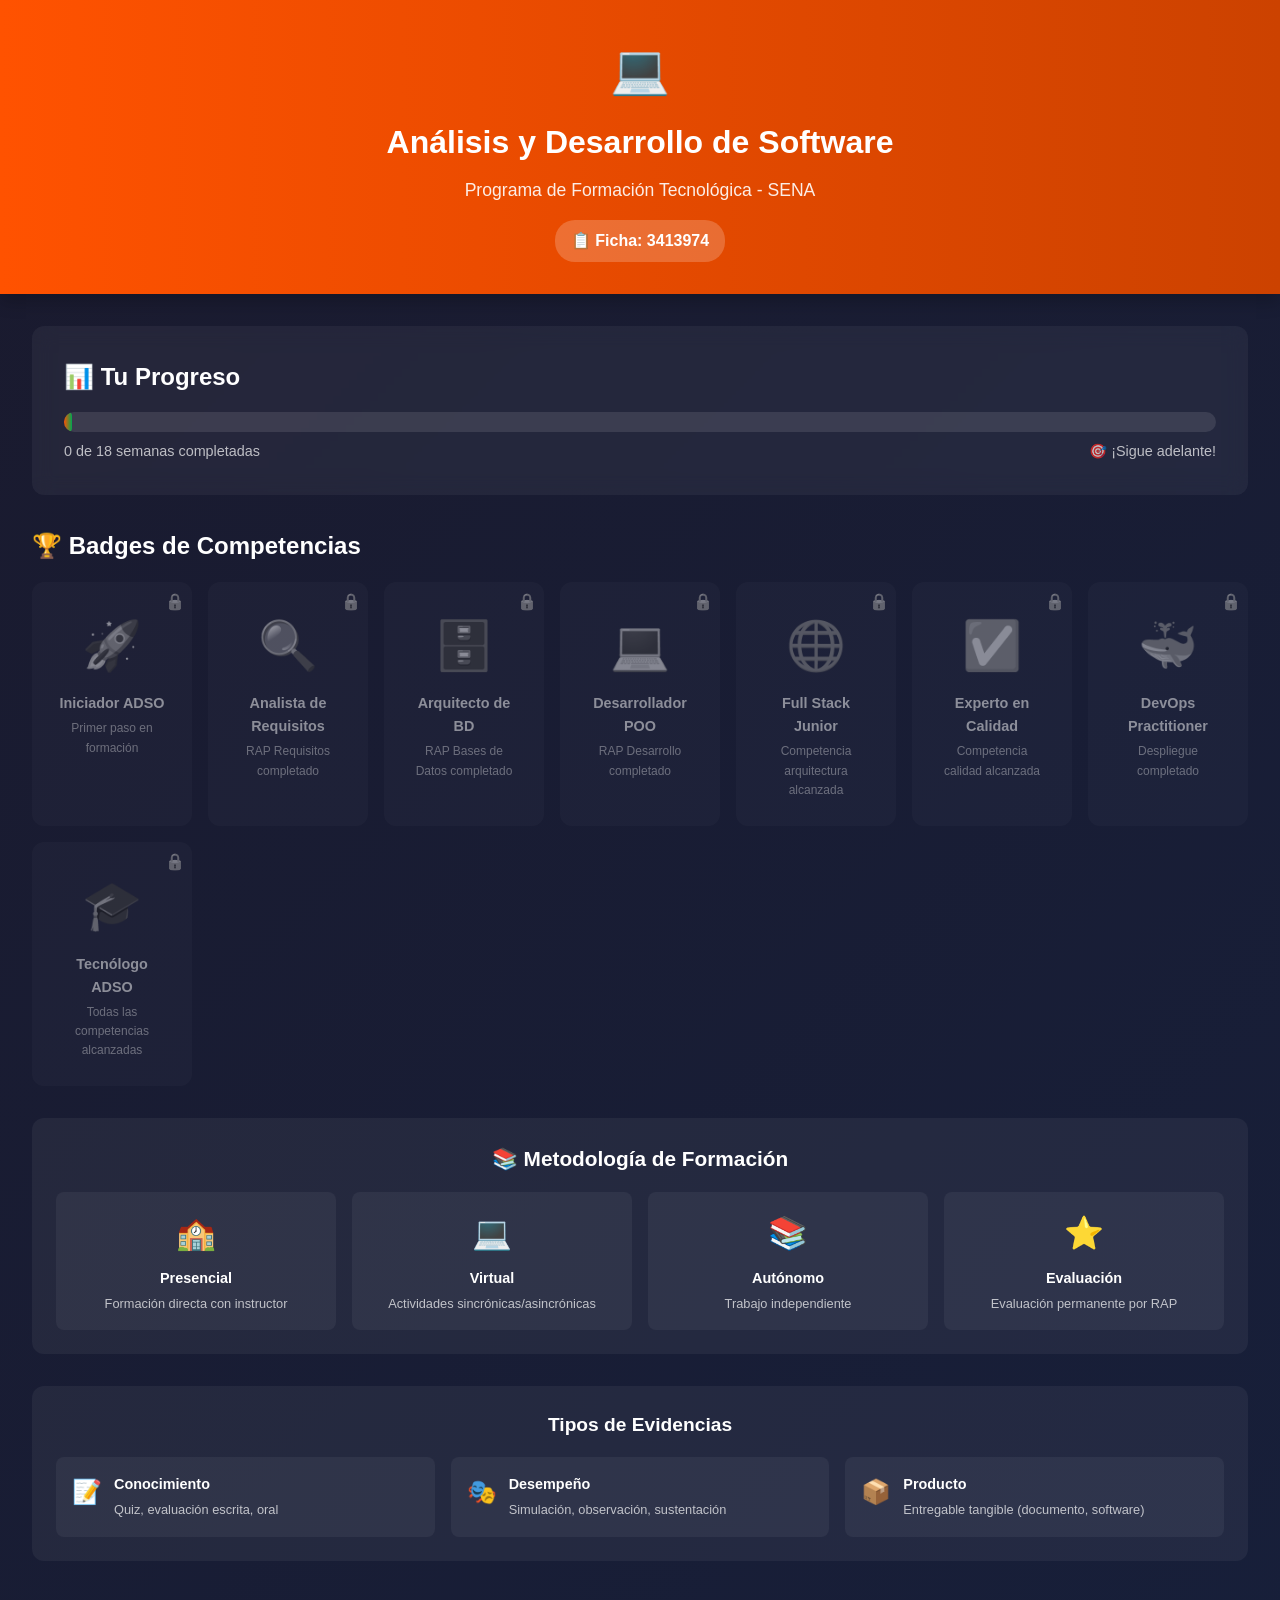
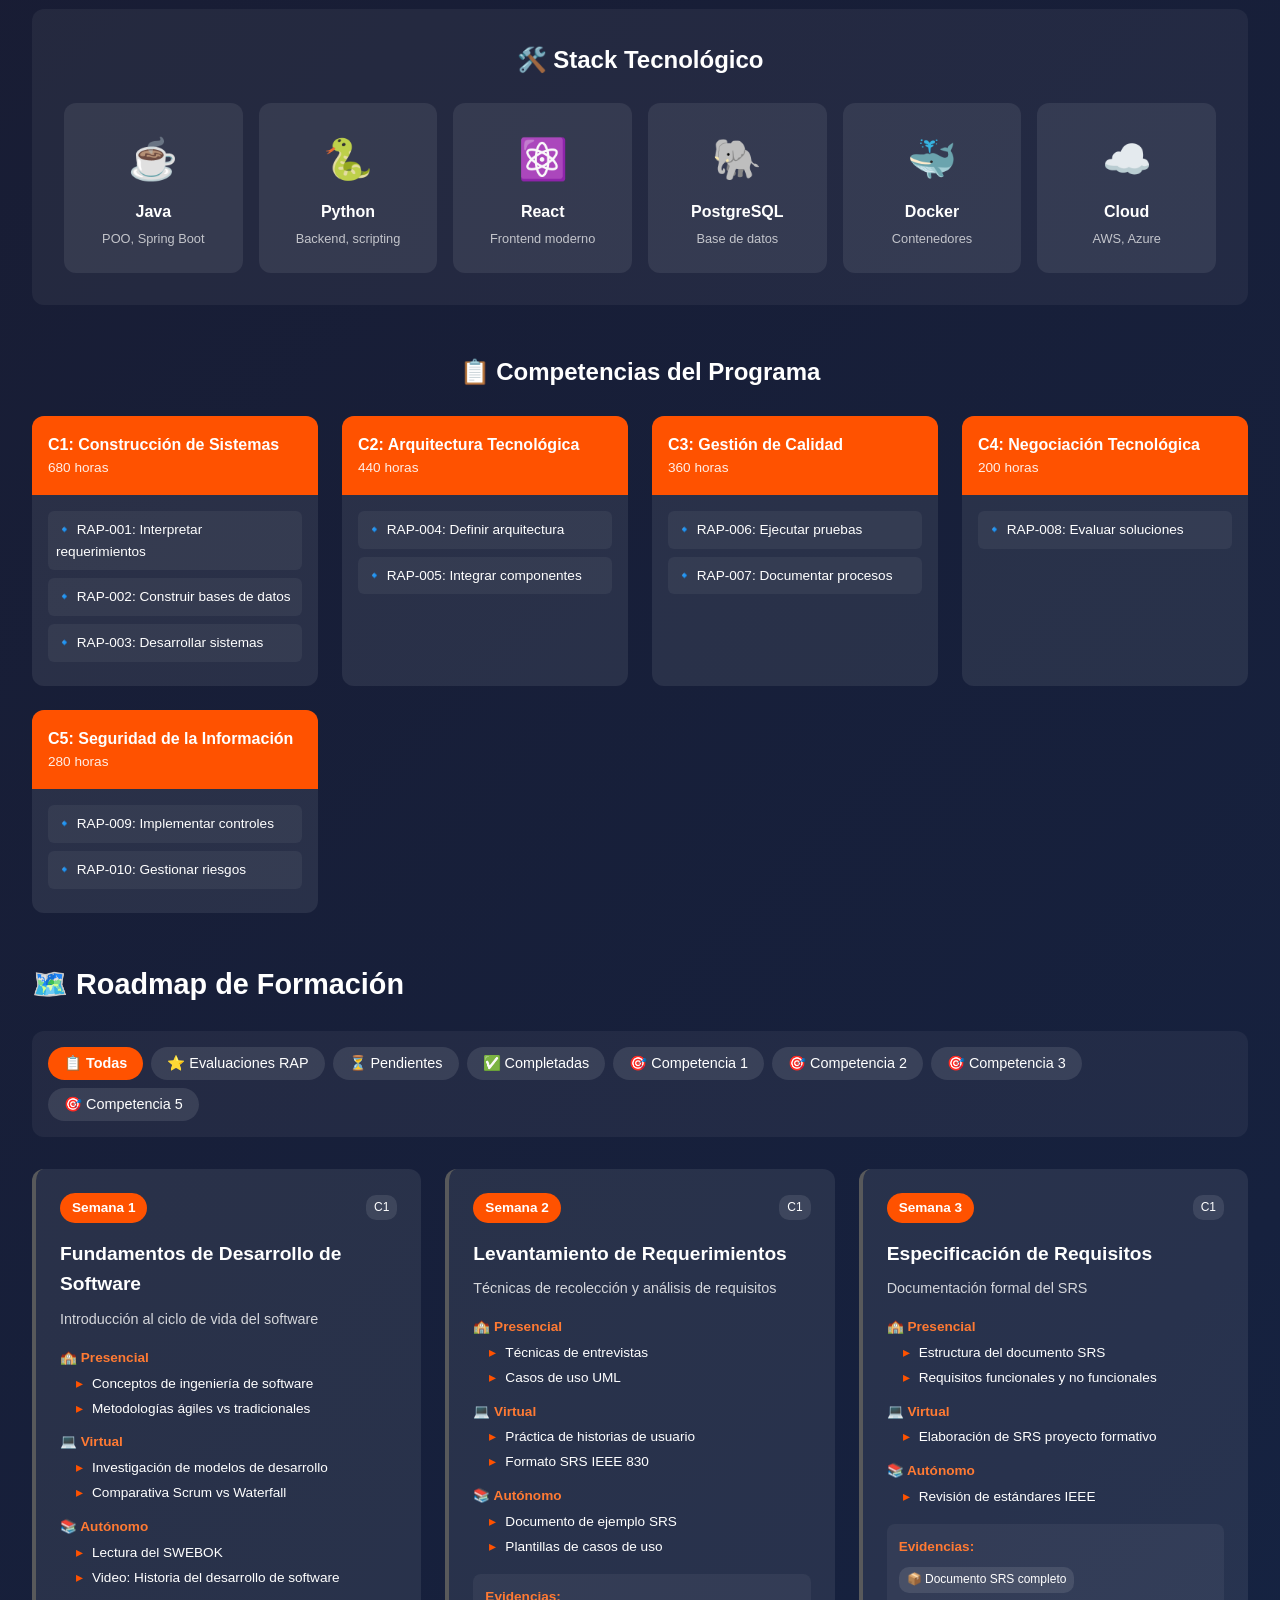
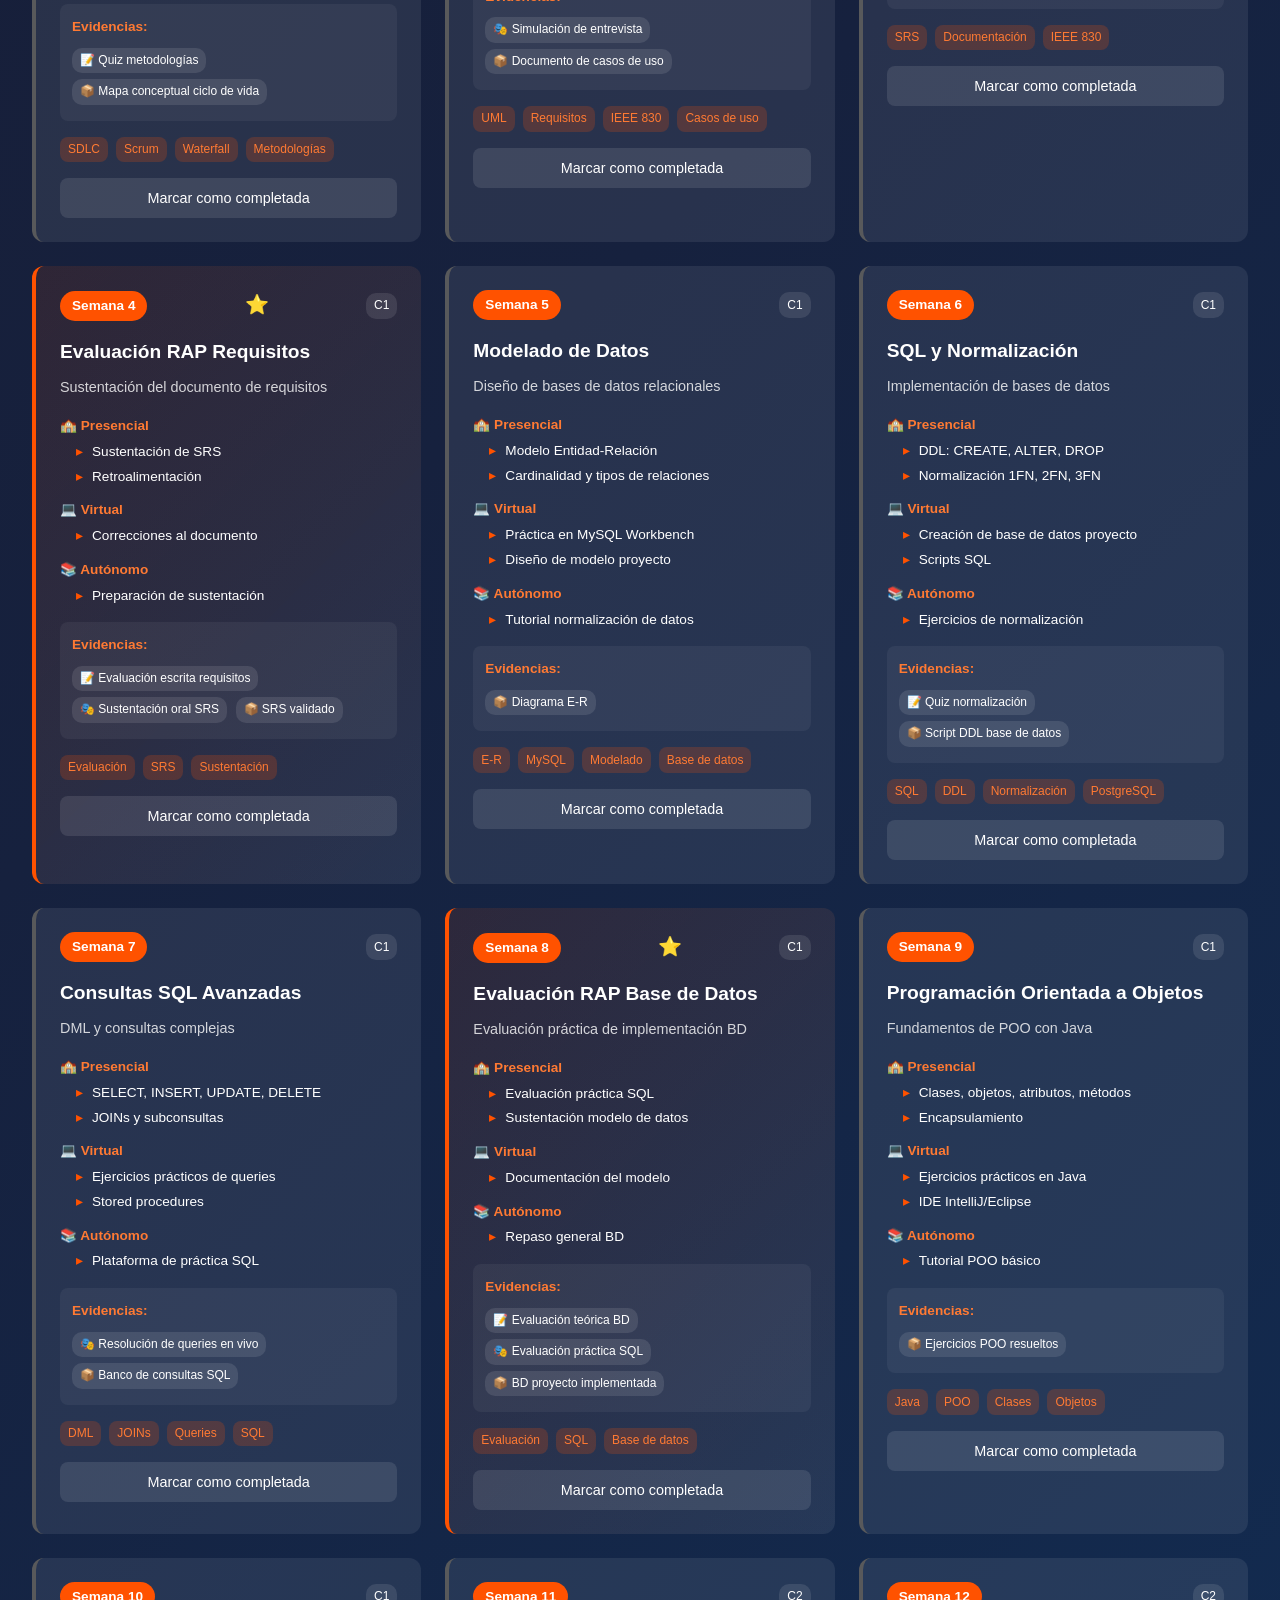
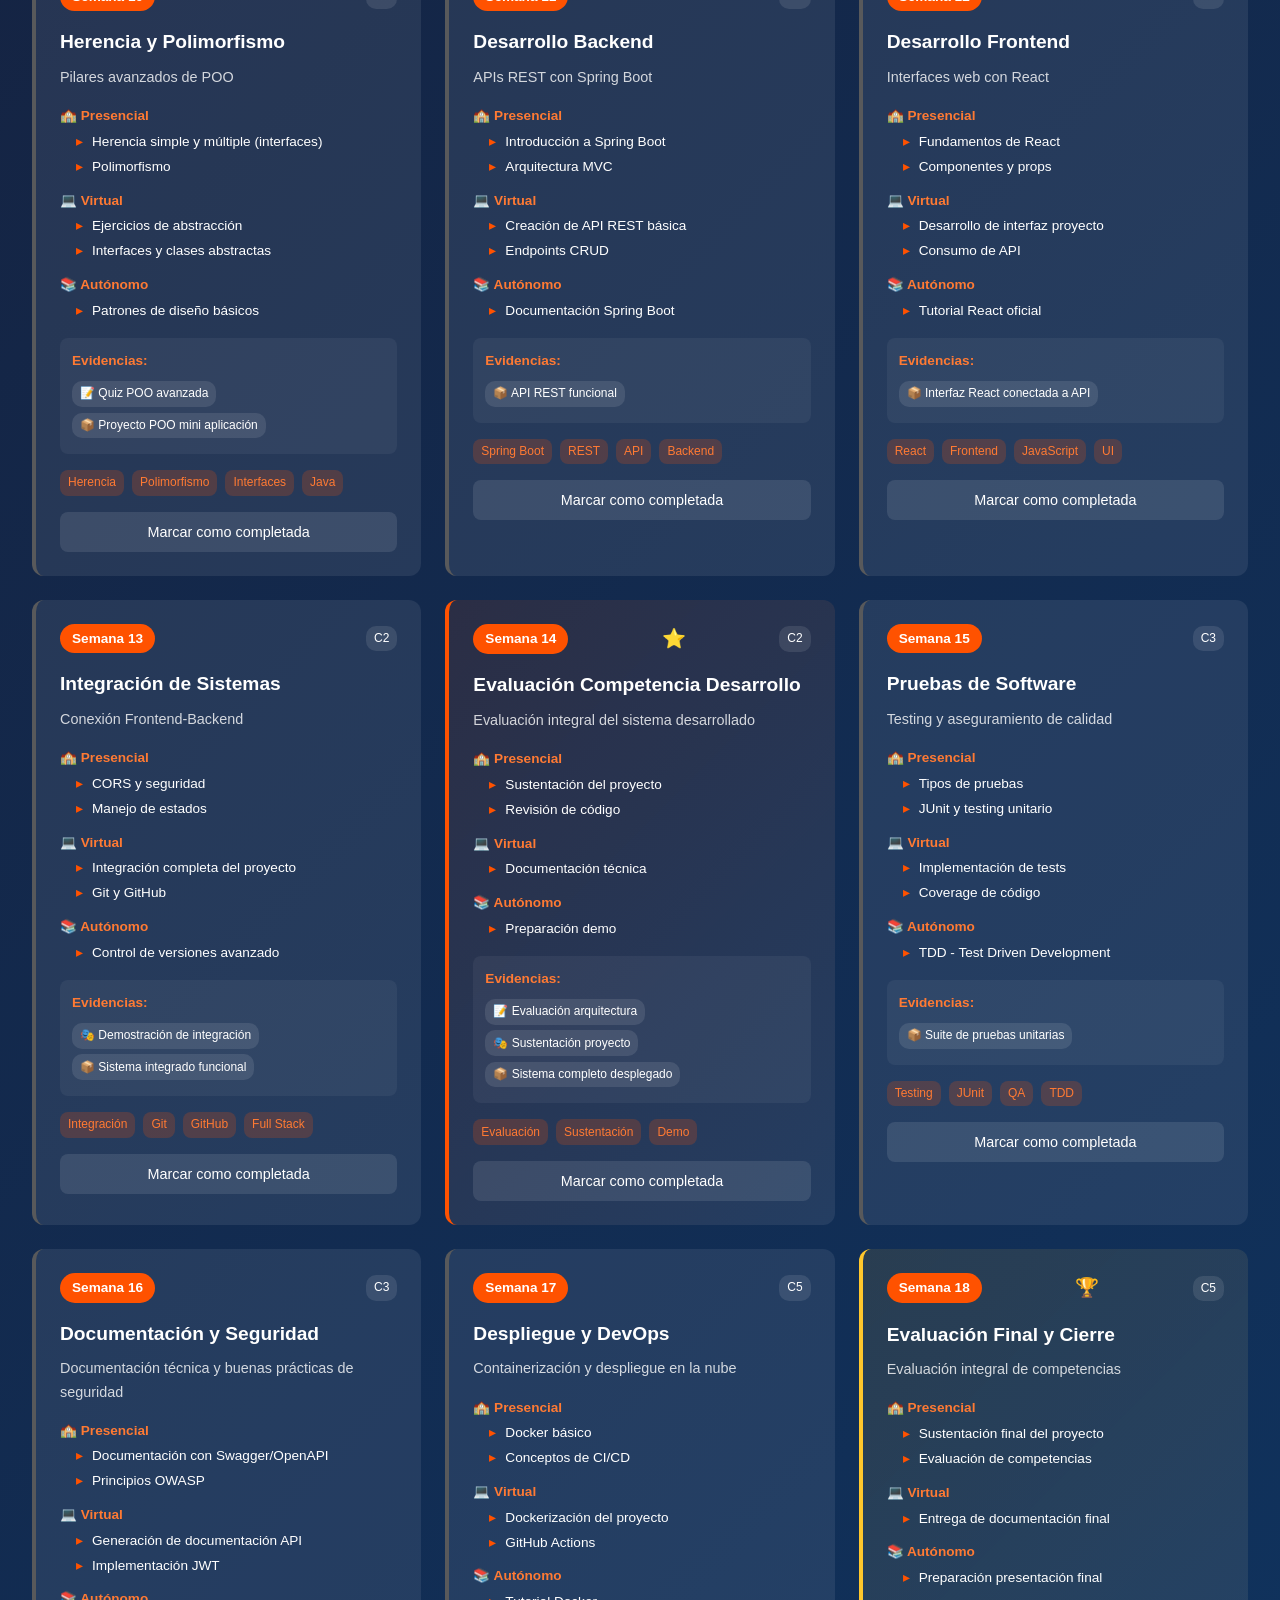
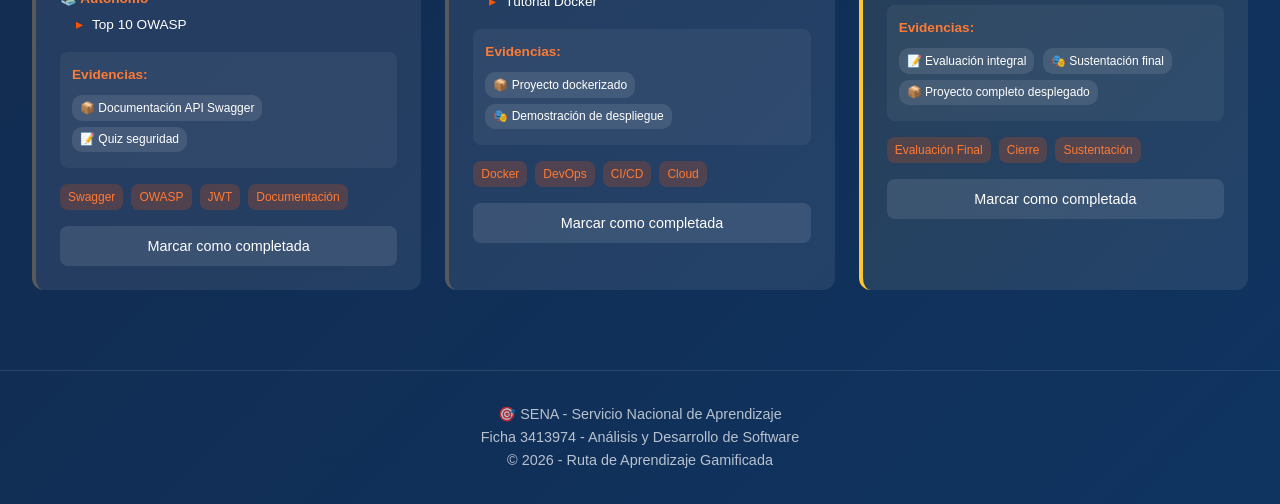
<file: 02-week/01-session/00-planning/00-planning-tgo/index.html>
<!DOCTYPE html>
<html lang="es">
<head>
    <meta charset="UTF-8">
    <meta name="viewport" content="width=device-width, initial-scale=1.0">
    <title>ADSO 3413974 - Ruta de Aprendizaje | SENA</title>
    <link rel="stylesheet" href="css/styles.css">
    <link rel="icon" href="data:image/svg+xml,<svg xmlns='http://www.w3.org/2000/svg' viewBox='0 0 100 100'><text y='.9em' font-size='90'>🎯</text></svg>">
</head>
<body>
    <!-- HEADER -->
    <header class="header">
        <div class="header__logo">💻</div>
        <h1 class="header__title">Análisis y Desarrollo de Software</h1>
        <p class="header__subtitle">Programa de Formación Tecnológica - SENA</p>
        <span class="header__ficha">📋 Ficha: 3413974</span>
    </header>

    <div class="container">
        <!-- PROGRESS SECTION -->
        <section class="progress-section">
            <h2 class="progress-section__title">📊 Tu Progreso</h2>
            <div class="progress-bar">
                <div class="progress-bar__fill" id="progressFill">0%</div>
            </div>
            <div class="progress-stats">
                <span><span id="completedCount">0</span> de <span id="totalCount">18</span> semanas completadas</span>
                <span>🎯 ¡Sigue adelante!</span>
            </div>
        </section>

        <!-- BADGES SECTION -->
        <section class="badges-section">
            <h2 class="badges-section__title">🏆 Badges de Competencias</h2>
            <div class="badges-grid" id="badgesGrid">
                <!-- Badges se renderizan dinámicamente -->
            </div>
        </section>

        <!-- METHODOLOGY SECTION -->
        <section class="methodology-section">
            <h2 class="methodology-section__title">📚 Metodología de Formación</h2>
            <div class="methodology-grid">
                <div class="methodology-item">
                    <div class="methodology-item__icon">🏫</div>
                    <h4>Presencial</h4>
                    <p>Formación directa con instructor</p>
                </div>
                <div class="methodology-item">
                    <div class="methodology-item__icon">💻</div>
                    <h4>Virtual</h4>
                    <p>Actividades sincrónicas/asincrónicas</p>
                </div>
                <div class="methodology-item">
                    <div class="methodology-item__icon">📚</div>
                    <h4>Autónomo</h4>
                    <p>Trabajo independiente</p>
                </div>
                <div class="methodology-item">
                    <div class="methodology-item__icon">⭐</div>
                    <h4>Evaluación</h4>
                    <p>Evaluación permanente por RAP</p>
                </div>
            </div>
        </section>

        <!-- EVIDENCIAS LEGEND -->
        <section class="evidencias-legend">
            <h3>Tipos de Evidencias</h3>
            <div class="legend-grid">
                <div class="legend-item">
                    <span class="legend-item__icon">📝</span>
                    <div class="legend-item__text">
                        <h4>Conocimiento</h4>
                        <p>Quiz, evaluación escrita, oral</p>
                    </div>
                </div>
                <div class="legend-item">
                    <span class="legend-item__icon">🎭</span>
                    <div class="legend-item__text">
                        <h4>Desempeño</h4>
                        <p>Simulación, observación, sustentación</p>
                    </div>
                </div>
                <div class="legend-item">
                    <span class="legend-item__icon">📦</span>
                    <div class="legend-item__text">
                        <h4>Producto</h4>
                        <p>Entregable tangible (documento, software)</p>
                    </div>
                </div>
            </div>
        </section>

        <!-- TECH SECTION -->
        <section class="tech-section">
            <h2 class="tech-section__title">🛠️ Stack Tecnológico</h2>
            <div class="tech-grid">
                <div class="tech-card">
                    <span>☕</span>
                    <h4>Java</h4>
                    <p>POO, Spring Boot</p>
                </div>
                <div class="tech-card">
                    <span>🐍</span>
                    <h4>Python</h4>
                    <p>Backend, scripting</p>
                </div>
                <div class="tech-card">
                    <span>⚛️</span>
                    <h4>React</h4>
                    <p>Frontend moderno</p>
                </div>
                <div class="tech-card">
                    <span>🐘</span>
                    <h4>PostgreSQL</h4>
                    <p>Base de datos</p>
                </div>
                <div class="tech-card">
                    <span>🐳</span>
                    <h4>Docker</h4>
                    <p>Contenedores</p>
                </div>
                <div class="tech-card">
                    <span>☁️</span>
                    <h4>Cloud</h4>
                    <p>AWS, Azure</p>
                </div>
            </div>
        </section>

        <!-- EVALUATION SECTION -->
        <section class="eval-section">
            <h2 class="eval-section__title">📋 Competencias del Programa</h2>
            <div class="eval-grid">
                <div class="eval-card">
                    <div class="eval-card__header">
                        <h3>C1: Construcción de Sistemas</h3>
                        <p>680 horas</p>
                    </div>
                    <div class="eval-card__body">
                        <div class="eval-card__rap">🔹 RAP-001: Interpretar requerimientos</div>
                        <div class="eval-card__rap">🔹 RAP-002: Construir bases de datos</div>
                        <div class="eval-card__rap">🔹 RAP-003: Desarrollar sistemas</div>
                    </div>
                </div>
                <div class="eval-card">
                    <div class="eval-card__header">
                        <h3>C2: Arquitectura Tecnológica</h3>
                        <p>440 horas</p>
                    </div>
                    <div class="eval-card__body">
                        <div class="eval-card__rap">🔹 RAP-004: Definir arquitectura</div>
                        <div class="eval-card__rap">🔹 RAP-005: Integrar componentes</div>
                    </div>
                </div>
                <div class="eval-card">
                    <div class="eval-card__header">
                        <h3>C3: Gestión de Calidad</h3>
                        <p>360 horas</p>
                    </div>
                    <div class="eval-card__body">
                        <div class="eval-card__rap">🔹 RAP-006: Ejecutar pruebas</div>
                        <div class="eval-card__rap">🔹 RAP-007: Documentar procesos</div>
                    </div>
                </div>
                <div class="eval-card">
                    <div class="eval-card__header">
                        <h3>C4: Negociación Tecnológica</h3>
                        <p>200 horas</p>
                    </div>
                    <div class="eval-card__body">
                        <div class="eval-card__rap">🔹 RAP-008: Evaluar soluciones</div>
                    </div>
                </div>
                <div class="eval-card">
                    <div class="eval-card__header">
                        <h3>C5: Seguridad de la Información</h3>
                        <p>280 horas</p>
                    </div>
                    <div class="eval-card__body">
                        <div class="eval-card__rap">🔹 RAP-009: Implementar controles</div>
                        <div class="eval-card__rap">🔹 RAP-010: Gestionar riesgos</div>
                    </div>
                </div>
            </div>
        </section>

        <!-- FILTERS -->
        <section class="roadmap">
            <h2 class="roadmap__title">🗺️ Roadmap de Formación</h2>
            
            <div class="filters">
                <button class="filter-btn active" data-filter="all">📋 Todas</button>
                <button class="filter-btn" data-filter="evaluacion">⭐ Evaluaciones RAP</button>
                <button class="filter-btn" data-filter="pending">⏳ Pendientes</button>
                <button class="filter-btn" data-filter="completed">✅ Completadas</button>
                <button class="filter-btn" data-filter="competencia-1">🎯 Competencia 1</button>
                <button class="filter-btn" data-filter="competencia-2">🎯 Competencia 2</button>
                <button class="filter-btn" data-filter="competencia-3">🎯 Competencia 3</button>
                <button class="filter-btn" data-filter="competencia-5">🎯 Competencia 5</button>
            </div>

            <!-- ROADMAP GRID -->
            <div class="roadmap__grid" id="roadmapGrid">
                <!-- Las semanas se renderizan dinámicamente -->
            </div>
        </section>
    </div>

    <!-- FOOTER -->
    <footer class="footer">
        <p>🎯 SENA - Servicio Nacional de Aprendizaje</p>
        <p>Ficha 3413974 - Análisis y Desarrollo de Software</p>
        <p>© 2026 - Ruta de Aprendizaje Gamificada</p>
    </footer>

    <script src="js/app.js"></script>
</body>
</html>
</file>
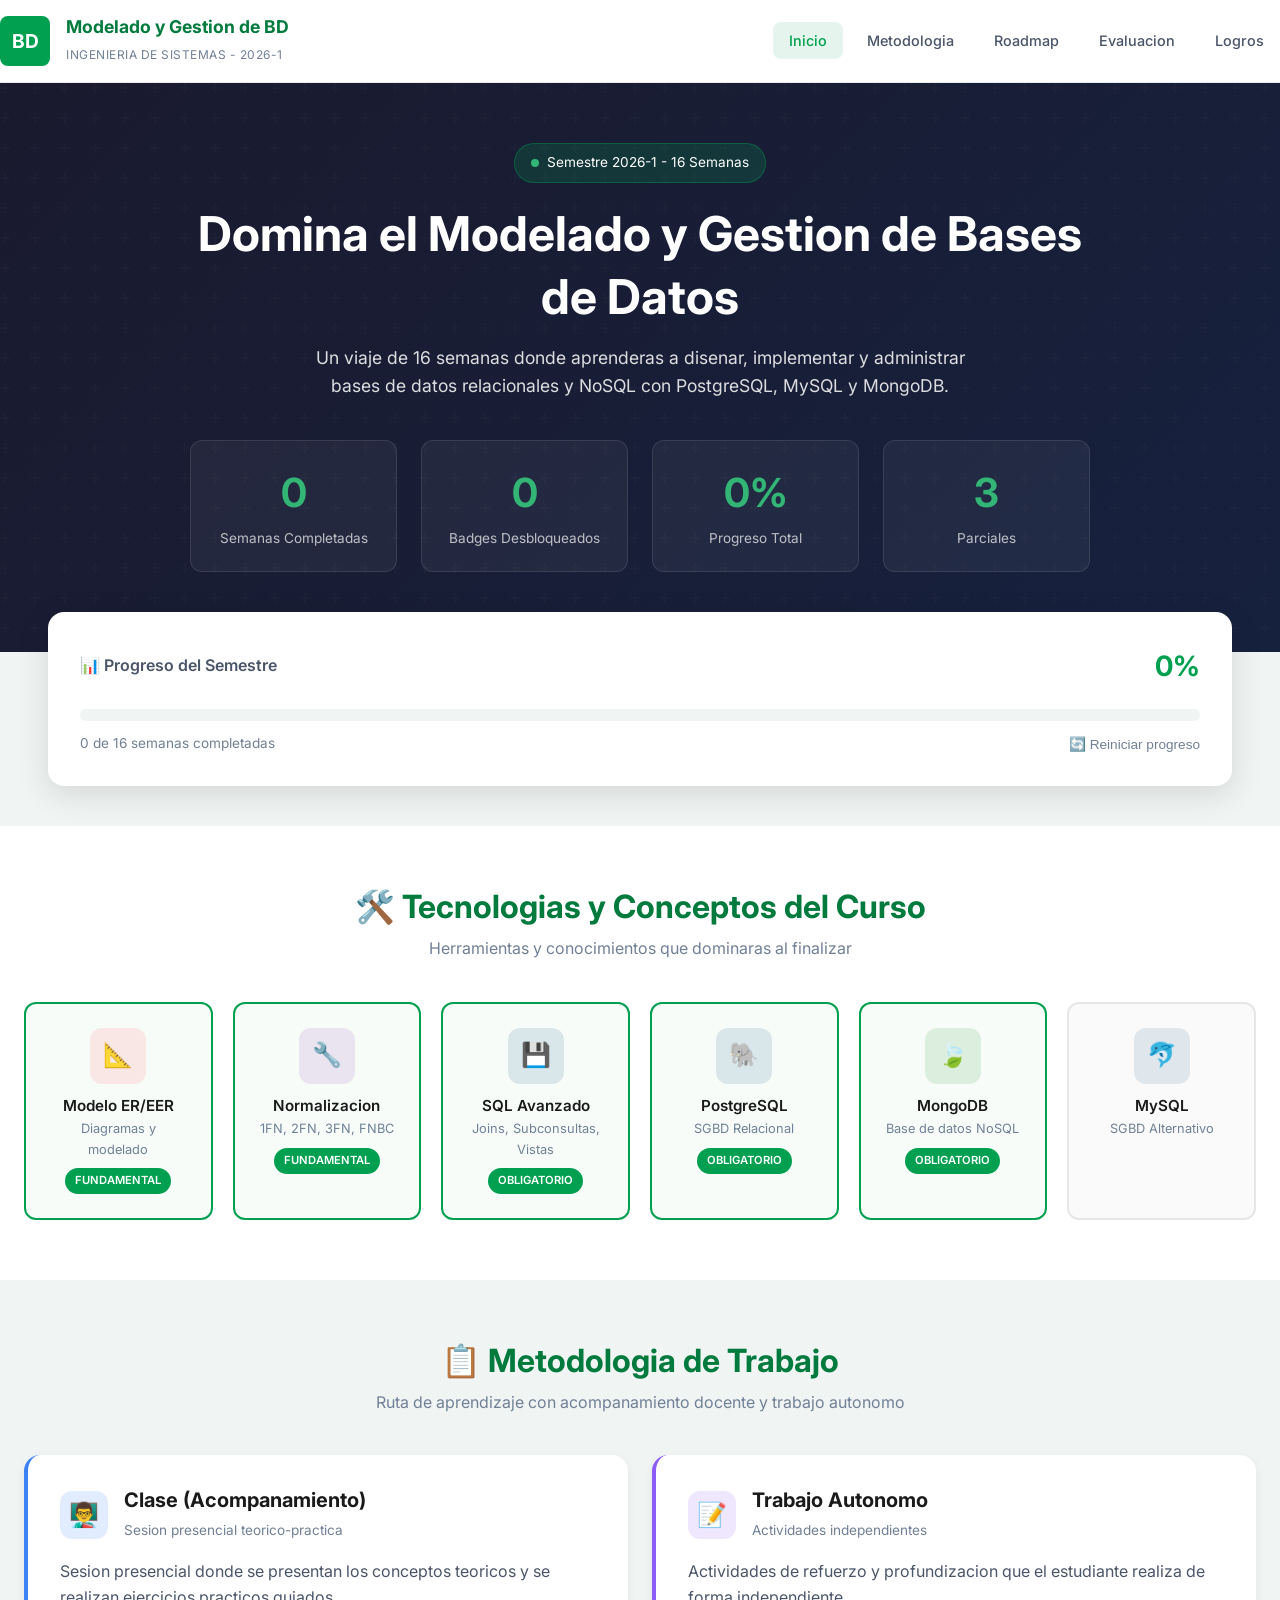
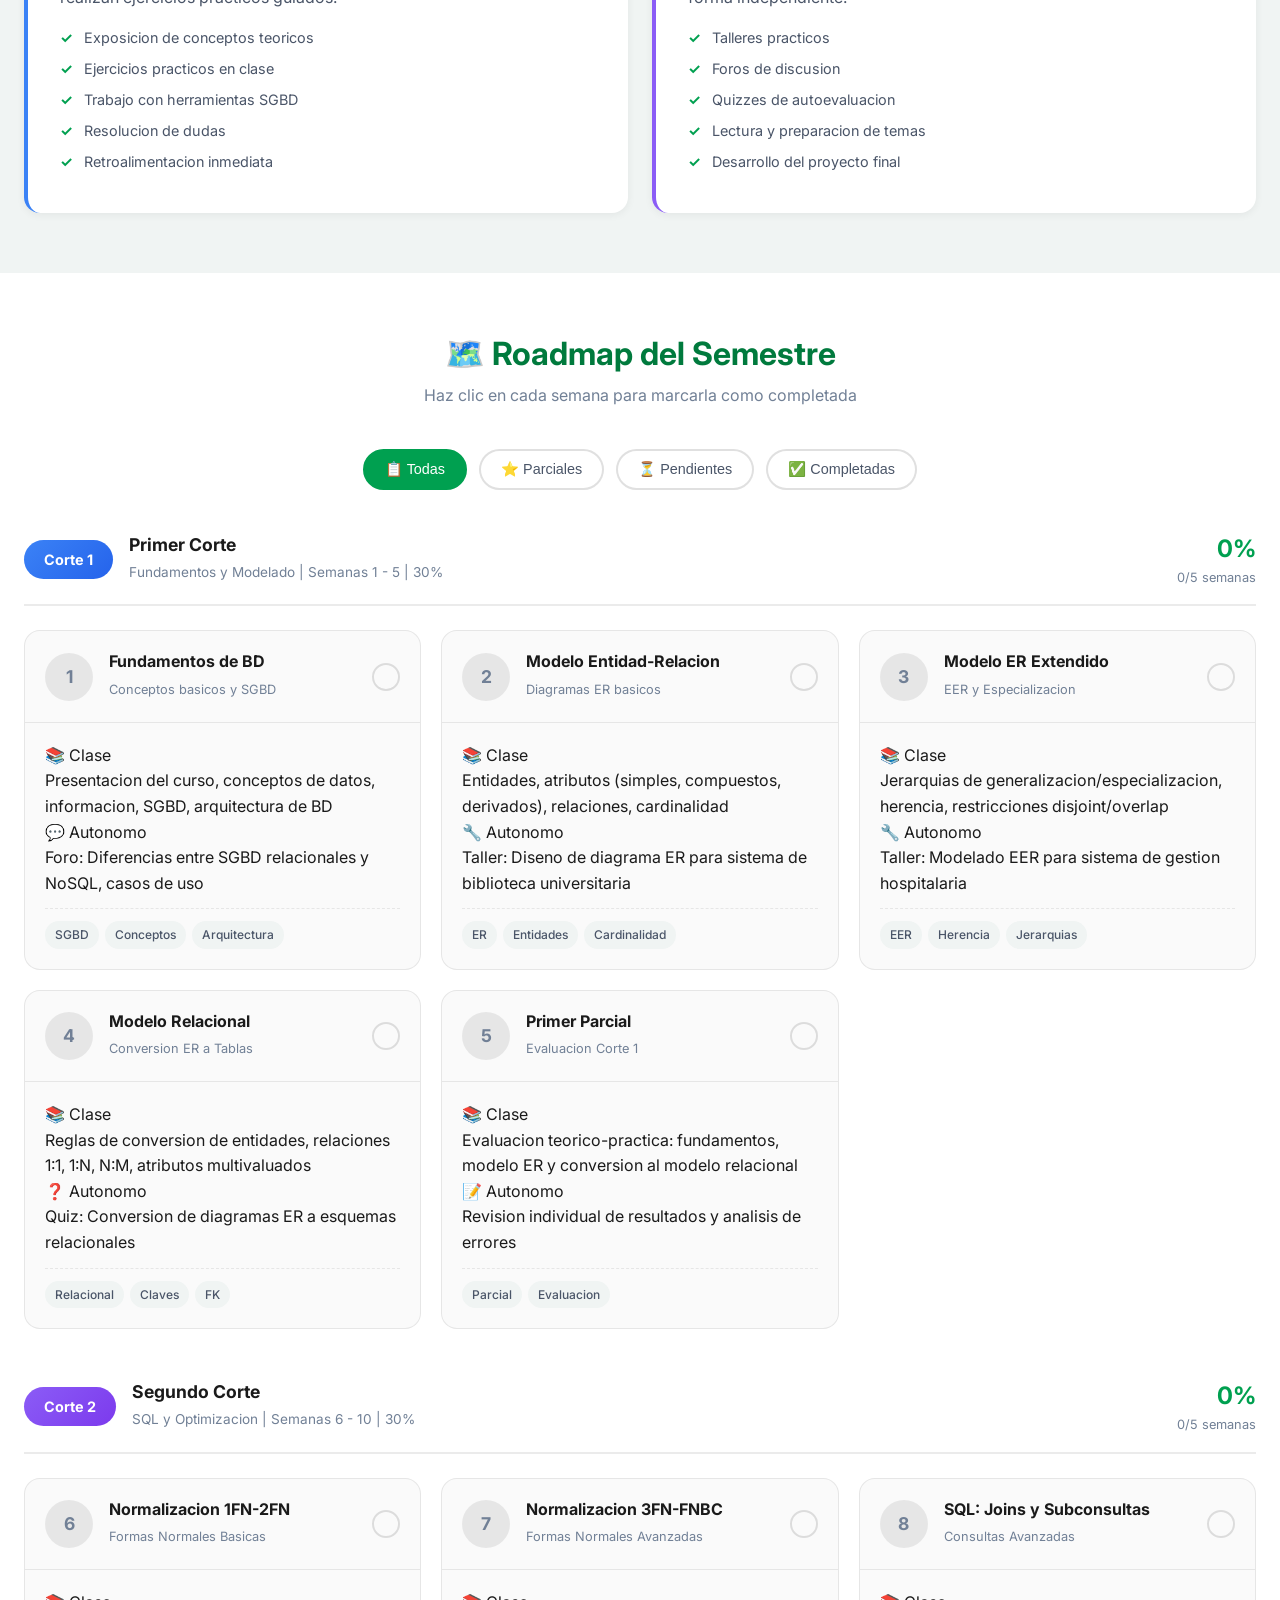
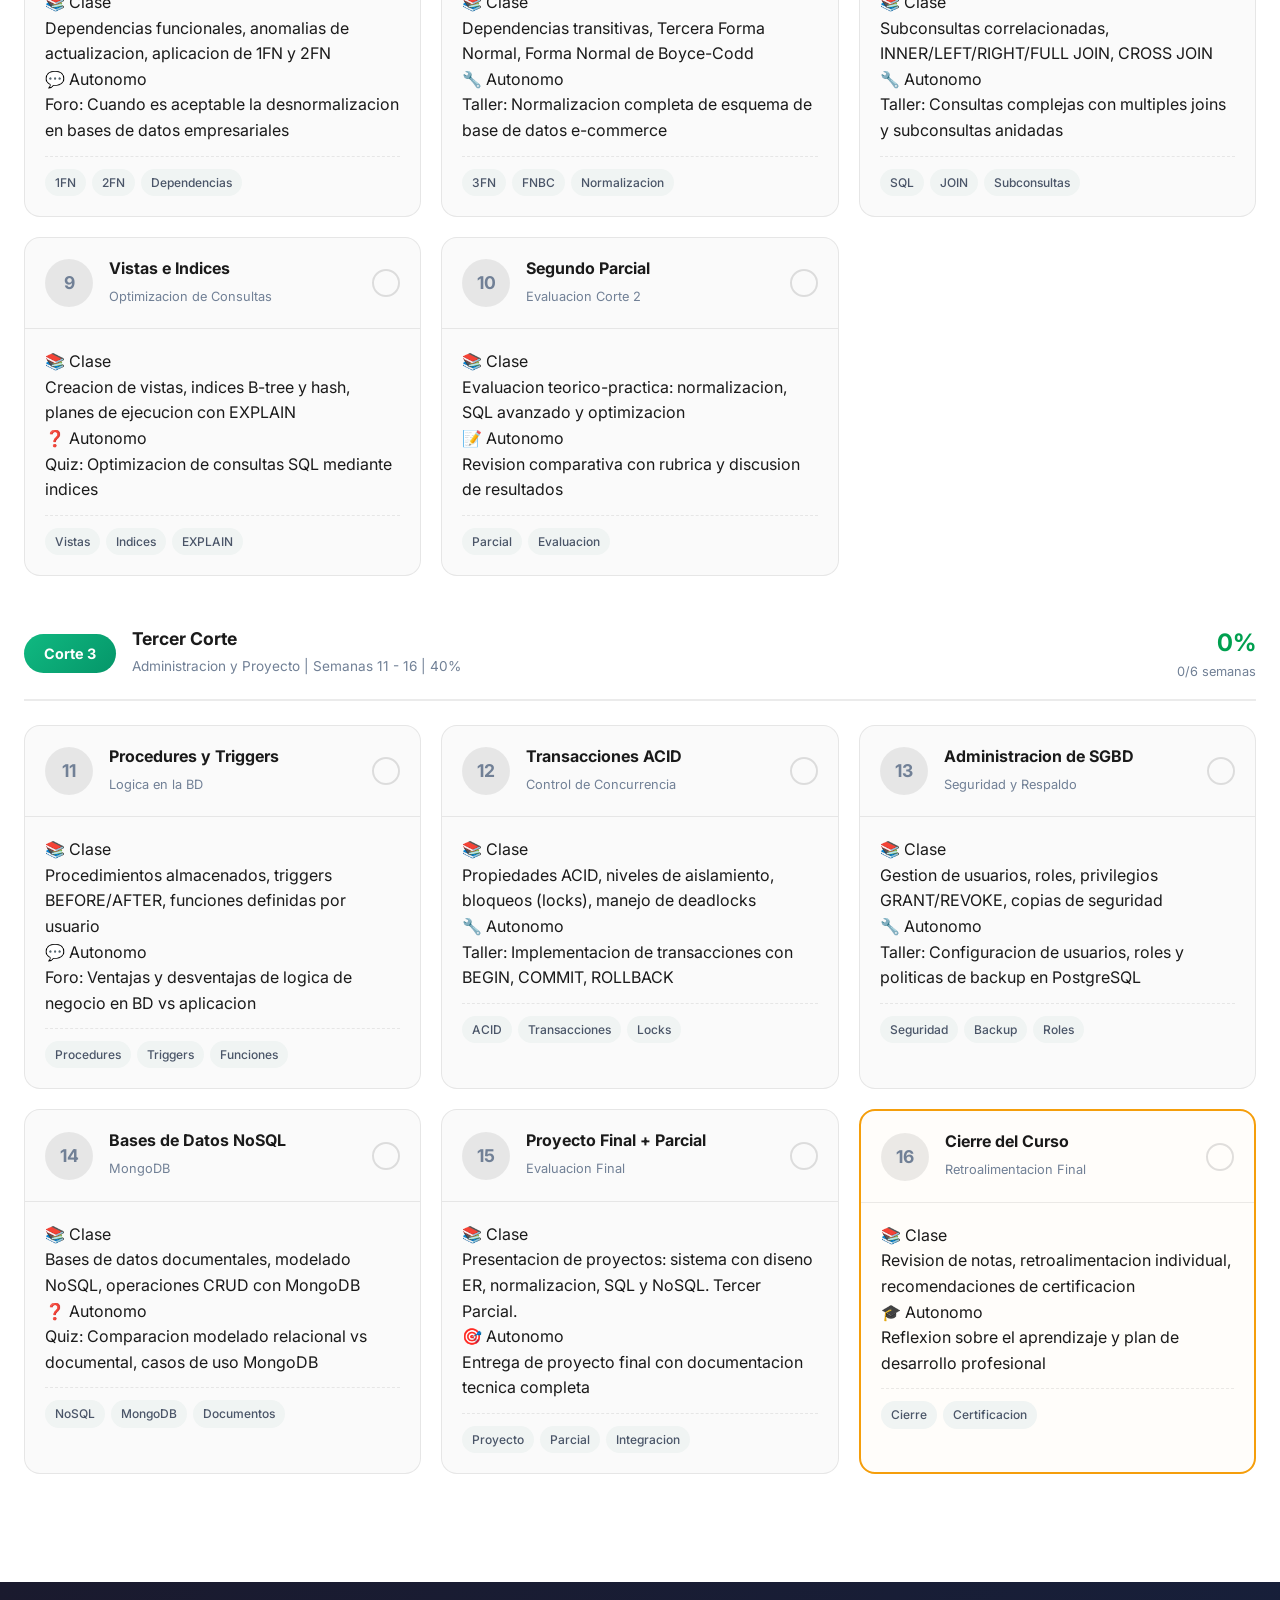
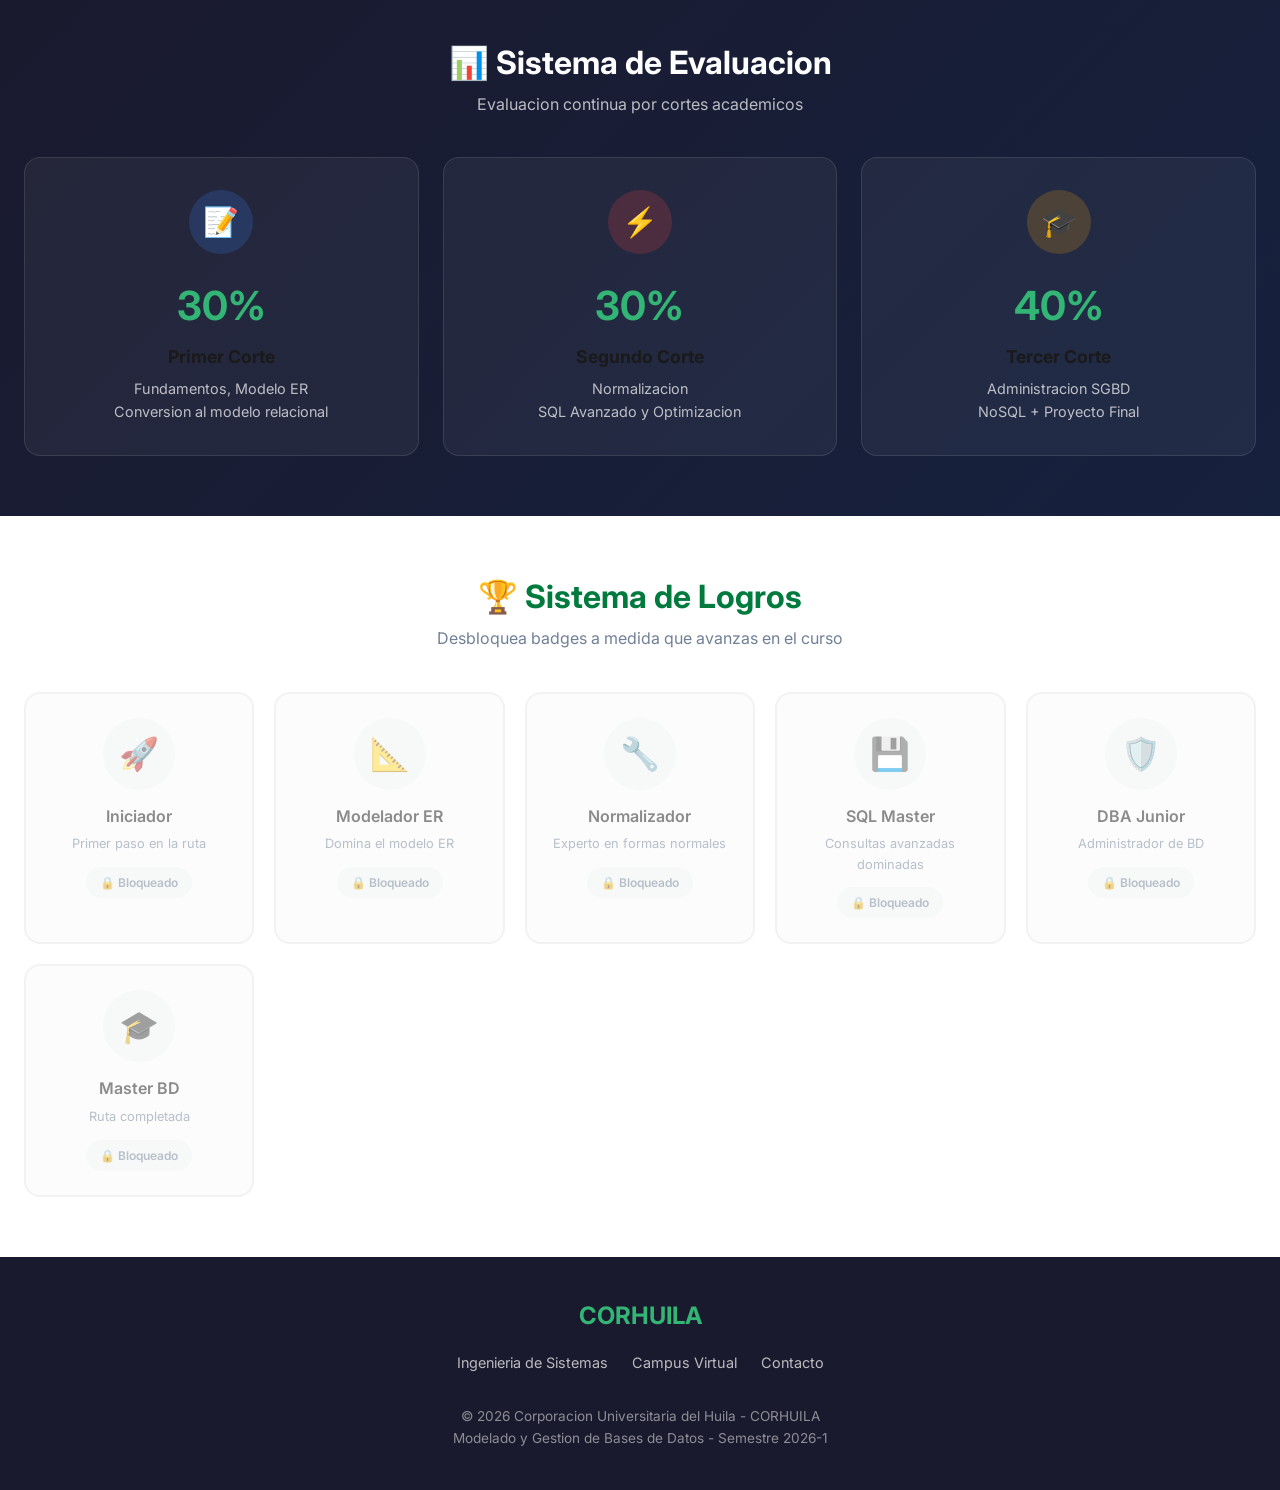
<file: 02-week/01-session/00-planning/00-planning/index.html>
<!DOCTYPE html>
<html lang="es">
<head>
    <meta charset="UTF-8">
    <meta name="viewport" content="width=device-width, initial-scale=1.0">
    <meta name="description" content="Modelado y Gestion de Bases de Datos - Roadmap Gamificado del Semestre | CORHUILA">
    <meta name="keywords" content="bases de datos, SQL, PostgreSQL, MySQL, MongoDB, modelo ER, normalizacion">
    <meta name="author" content="CORHUILA - Ingenieria de Sistemas">
    <title>Modelado y Gestion de BD - Roadmap del Semestre | CORHUILA</title>

    <!-- Fuentes -->
    <link rel="preconnect" href="https://fonts.googleapis.com">
    <link rel="preconnect" href="https://fonts.gstatic.com" crossorigin>
    <link href="https://fonts.googleapis.com/css2?family=Inter:wght@300;400;500;600;700&display=swap" rel="stylesheet">

    <!-- Estilos -->
    <link rel="stylesheet" href="css/styles.css">
</head>
<body>

    <!-- ===== HEADER ===== -->
    <header class="header">
        <div class="container header__inner">
            <div class="header__brand">
                <div class="header__logo">BD</div>
                <div class="header__text">
                    <h1>Modelado y Gestion de BD</h1>
                    <span>Ingenieria de Sistemas - 2026-1</span>
                </div>
            </div>
            <nav class="header__nav">
                <ul>
                    <li><a href="#inicio" class="active">Inicio</a></li>
                    <li><a href="#metodologia">Metodologia</a></li>
                    <li><a href="#roadmap">Roadmap</a></li>
                    <li><a href="#evaluacion">Evaluacion</a></li>
                    <li><a href="#badges">Logros</a></li>
                </ul>
            </nav>
        </div>
    </header>

    <!-- ===== HERO ===== -->
    <section id="inicio" class="hero">
        <div class="container">
            <div class="hero__content">
                <div class="hero__badge">
                    <span class="hero__badge-dot"></span>
                    <span>Semestre 2026-1 - 16 Semanas</span>
                </div>
                <h2>Domina el Modelado y Gestion de Bases de Datos</h2>
                <p class="hero__subtitle">
                    Un viaje de 16 semanas donde aprenderas a disenar, implementar y administrar
                    bases de datos relacionales y NoSQL con PostgreSQL, MySQL y MongoDB.
                </p>
                <div class="hero__stats">
                    <div class="hero__stat">
                        <span class="hero__stat-value" id="statWeeks">0</span>
                        <span class="hero__stat-label">Semanas Completadas</span>
                    </div>
                    <div class="hero__stat">
                        <span class="hero__stat-value" id="statBadges">0</span>
                        <span class="hero__stat-label">Badges Desbloqueados</span>
                    </div>
                    <div class="hero__stat">
                        <span class="hero__stat-value" id="statProgress">0%</span>
                        <span class="hero__stat-label">Progreso Total</span>
                    </div>
                    <div class="hero__stat">
                        <span class="hero__stat-value">3</span>
                        <span class="hero__stat-label">Parciales</span>
                    </div>
                </div>
            </div>
        </div>
    </section>

    <!-- ===== PROGRESS CARD ===== -->
    <div class="container">
        <div class="progress-card">
            <div class="progress-card__header">
                <span class="progress-card__title">📊 Progreso del Semestre</span>
                <span class="progress-card__value" id="progressValue">0%</span>
            </div>
            <div class="progress-bar">
                <div class="progress-bar__fill" id="progressFill" style="width: 0%"></div>
            </div>
            <div class="progress-card__info">
                <span id="progressText">0 de 16 semanas completadas</span>
                <button id="btnReset" style="background: none; border: none; color: var(--text-muted); cursor: pointer; font-size: 0.85rem;">
                    🔄 Reiniciar progreso
                </button>
            </div>
        </div>
    </div>

    <!-- ===== TECH STACK ===== -->
    <section id="tech" class="tech-stack">
        <div class="container">
            <div class="section-header">
                <h2>🛠️ Tecnologias y Conceptos del Curso</h2>
                <p>Herramientas y conocimientos que dominaras al finalizar</p>
            </div>
            <div class="tech-grid">
                <div class="tech-card tech-card--required">
                    <div class="tech-card__icon tech-card__icon--diagram">📐</div>
                    <h4 class="tech-card__name">Modelo ER/EER</h4>
                    <p class="tech-card__desc">Diagramas y modelado</p>
                    <span class="tech-card__badge">Fundamental</span>
                </div>
                <div class="tech-card tech-card--required">
                    <div class="tech-card__icon tech-card__icon--normalization">🔧</div>
                    <h4 class="tech-card__name">Normalizacion</h4>
                    <p class="tech-card__desc">1FN, 2FN, 3FN, FNBC</p>
                    <span class="tech-card__badge">Fundamental</span>
                </div>
                <div class="tech-card tech-card--required">
                    <div class="tech-card__icon tech-card__icon--sql">💾</div>
                    <h4 class="tech-card__name">SQL Avanzado</h4>
                    <p class="tech-card__desc">Joins, Subconsultas, Vistas</p>
                    <span class="tech-card__badge">Obligatorio</span>
                </div>
                <div class="tech-card tech-card--required">
                    <div class="tech-card__icon tech-card__icon--postgresql">🐘</div>
                    <h4 class="tech-card__name">PostgreSQL</h4>
                    <p class="tech-card__desc">SGBD Relacional</p>
                    <span class="tech-card__badge">Obligatorio</span>
                </div>
                <div class="tech-card tech-card--required">
                    <div class="tech-card__icon tech-card__icon--mongodb">🍃</div>
                    <h4 class="tech-card__name">MongoDB</h4>
                    <p class="tech-card__desc">Base de datos NoSQL</p>
                    <span class="tech-card__badge">Obligatorio</span>
                </div>
                <div class="tech-card">
                    <div class="tech-card__icon tech-card__icon--mysql">🐬</div>
                    <h4 class="tech-card__name">MySQL</h4>
                    <p class="tech-card__desc">SGBD Alternativo</p>
                </div>
            </div>
        </div>
    </section>

    <!-- ===== METODOLOGIA ===== -->
    <section id="metodologia" class="metodologia">
        <div class="container">
            <div class="section-header">
                <h2>📋 Metodologia de Trabajo</h2>
                <p>Ruta de aprendizaje con acompanamiento docente y trabajo autonomo</p>
            </div>
            <div class="metodo-grid">
                <div class="metodo-card metodo-card--weekly">
                    <div class="metodo-card__header">
                        <div class="metodo-card__icon">👨‍🏫</div>
                        <div>
                            <h3 class="metodo-card__title">Clase (Acompanamiento)</h3>
                            <span class="metodo-card__subtitle">Sesion presencial teorico-practica</span>
                        </div>
                    </div>
                    <div class="metodo-card__content">
                        <p>Sesion presencial donde se presentan los conceptos teoricos y se realizan ejercicios practicos guiados.</p>
                        <ul class="metodo-card__list">
                            <li>Exposicion de conceptos teoricos</li>
                            <li>Ejercicios practicos en clase</li>
                            <li>Trabajo con herramientas SGBD</li>
                            <li>Resolucion de dudas</li>
                            <li>Retroalimentacion inmediata</li>
                        </ul>
                    </div>
                </div>
                <div class="metodo-card metodo-card--planning">
                    <div class="metodo-card__header">
                        <div class="metodo-card__icon">📝</div>
                        <div>
                            <h3 class="metodo-card__title">Trabajo Autonomo</h3>
                            <span class="metodo-card__subtitle">Actividades independientes</span>
                        </div>
                    </div>
                    <div class="metodo-card__content">
                        <p>Actividades de refuerzo y profundizacion que el estudiante realiza de forma independiente.</p>
                        <ul class="metodo-card__list">
                            <li>Talleres practicos</li>
                            <li>Foros de discusion</li>
                            <li>Quizzes de autoevaluacion</li>
                            <li>Lectura y preparacion de temas</li>
                            <li>Desarrollo del proyecto final</li>
                        </ul>
                    </div>
                </div>
            </div>
        </div>
    </section>

    <!-- ===== ROADMAP ===== -->
    <section id="roadmap" class="roadmap">
        <div class="container">
            <div class="section-header">
                <h2>🗺️ Roadmap del Semestre</h2>
                <p>Haz clic en cada semana para marcarla como completada</p>
            </div>

            <!-- Filtros -->
            <div class="roadmap__filters">
                <button class="filter-btn active" data-filter="all">📋 Todas</button>
                <button class="filter-btn" data-filter="parcial">⭐ Parciales</button>
                <button class="filter-btn" data-filter="pending">⏳ Pendientes</button>
                <button class="filter-btn" data-filter="completed">✅ Completadas</button>
            </div>

            <!-- Container dinamico para cortes y semanas -->
            <div id="roadmapContainer"></div>
        </div>
    </section>

    <!-- ===== EVALUACION ===== -->
    <section id="evaluacion" class="evaluacion">
        <div class="container">
            <div class="section-header">
                <h2>📊 Sistema de Evaluacion</h2>
                <p>Evaluacion continua por cortes academicos</p>
            </div>
            <div class="eval-grid">
                <div class="eval-card eval-card--weekly">
                    <div class="eval-card__icon">📝</div>
                    <div class="eval-card__percent">30%</div>
                    <h4 class="eval-card__title">Primer Corte</h4>
                    <p class="eval-card__desc">
                        Fundamentos, Modelo ER<br>
                        Conversion al modelo relacional
                    </p>
                </div>
                <div class="eval-card eval-card--entrega">
                    <div class="eval-card__icon">⚡</div>
                    <div class="eval-card__percent">30%</div>
                    <h4 class="eval-card__title">Segundo Corte</h4>
                    <p class="eval-card__desc">
                        Normalizacion<br>
                        SQL Avanzado y Optimizacion
                    </p>
                </div>
                <div class="eval-card eval-card--final">
                    <div class="eval-card__icon">🎓</div>
                    <div class="eval-card__percent">40%</div>
                    <h4 class="eval-card__title">Tercer Corte</h4>
                    <p class="eval-card__desc">
                        Administracion SGBD<br>
                        NoSQL + Proyecto Final
                    </p>
                </div>
            </div>
        </div>
    </section>

    <!-- ===== BADGES ===== -->
    <section id="badges" class="badges">
        <div class="container">
            <div class="section-header">
                <h2>🏆 Sistema de Logros</h2>
                <p>Desbloquea badges a medida que avanzas en el curso</p>
            </div>
            <div class="badges-grid" id="badgesContainer">
                <!-- Renderizado dinamico por JS -->
            </div>
        </div>
    </section>

    <!-- ===== FOOTER ===== -->
    <footer class="footer">
        <div class="container">
            <div class="footer__content">
                <div class="footer__logo">CORHUILA</div>
                <div class="footer__links">
                    <a href="#">Ingenieria de Sistemas</a>
                    <a href="#">Campus Virtual</a>
                    <a href="#">Contacto</a>
                </div>
                <p class="footer__copy">
                    &copy; 2026 Corporacion Universitaria del Huila - CORHUILA<br>
                    Modelado y Gestion de Bases de Datos - Semestre 2026-1
                </p>
            </div>
        </div>
    </footer>

    <!-- ===== BOTON SCROLL TOP ===== -->
    <button class="scroll-top" id="scrollTopBtn" aria-label="Volver arriba">↑</button>

    <!-- ===== MODAL RESET ===== -->
    <div class="modal" id="resetModal">
        <div class="modal__content">
            <div class="modal__header">
                <div class="modal__icon">🔄</div>
                <h3 class="modal__title">Reiniciar progreso?</h3>
                <p class="modal__desc">Esta accion eliminara todo tu progreso guardado. No se puede deshacer.</p>
            </div>
            <div class="modal__actions">
                <button class="modal__btn modal__btn--cancel" id="modalCancel">Cancelar</button>
                <button class="modal__btn modal__btn--confirm" id="modalConfirm">Reiniciar</button>
            </div>
        </div>
    </div>

    <!-- ===== MODAL BADGE ===== -->
    <div class="modal" id="badgeModal">
        <div class="modal__content">
            <div class="modal__header">
                <div class="modal__icon" id="badgeModalIcon">🏆</div>
                <h3 class="modal__title" id="badgeModalTitle">Badge Desbloqueado!</h3>
                <p class="modal__desc" id="badgeModalDesc">Has desbloqueado un nuevo logro.</p>
            </div>
            <div class="modal__actions">
                <button class="modal__btn modal__btn--confirm" id="badgeModalClose">Genial!</button>
            </div>
        </div>
    </div>

    <!-- Script -->
    <script src="js/app.js"></script>
</body>
</html>
</file>
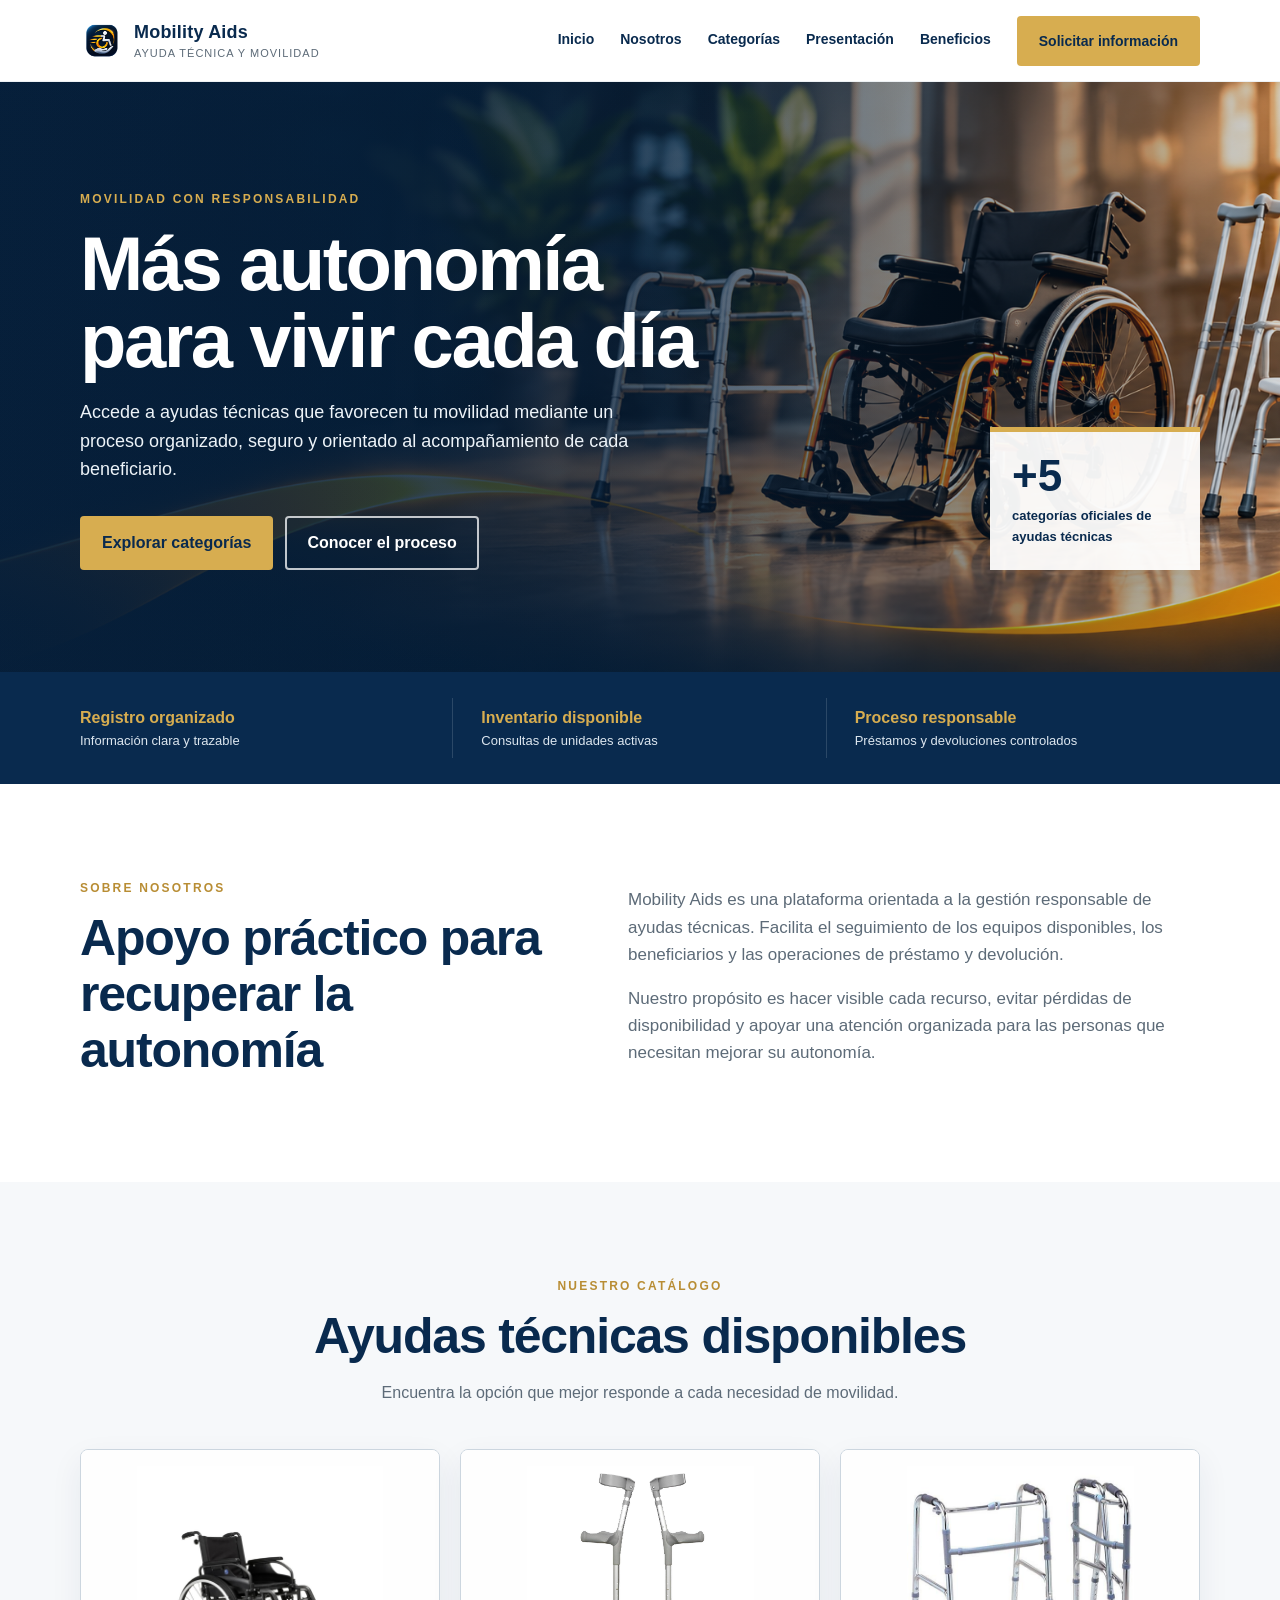
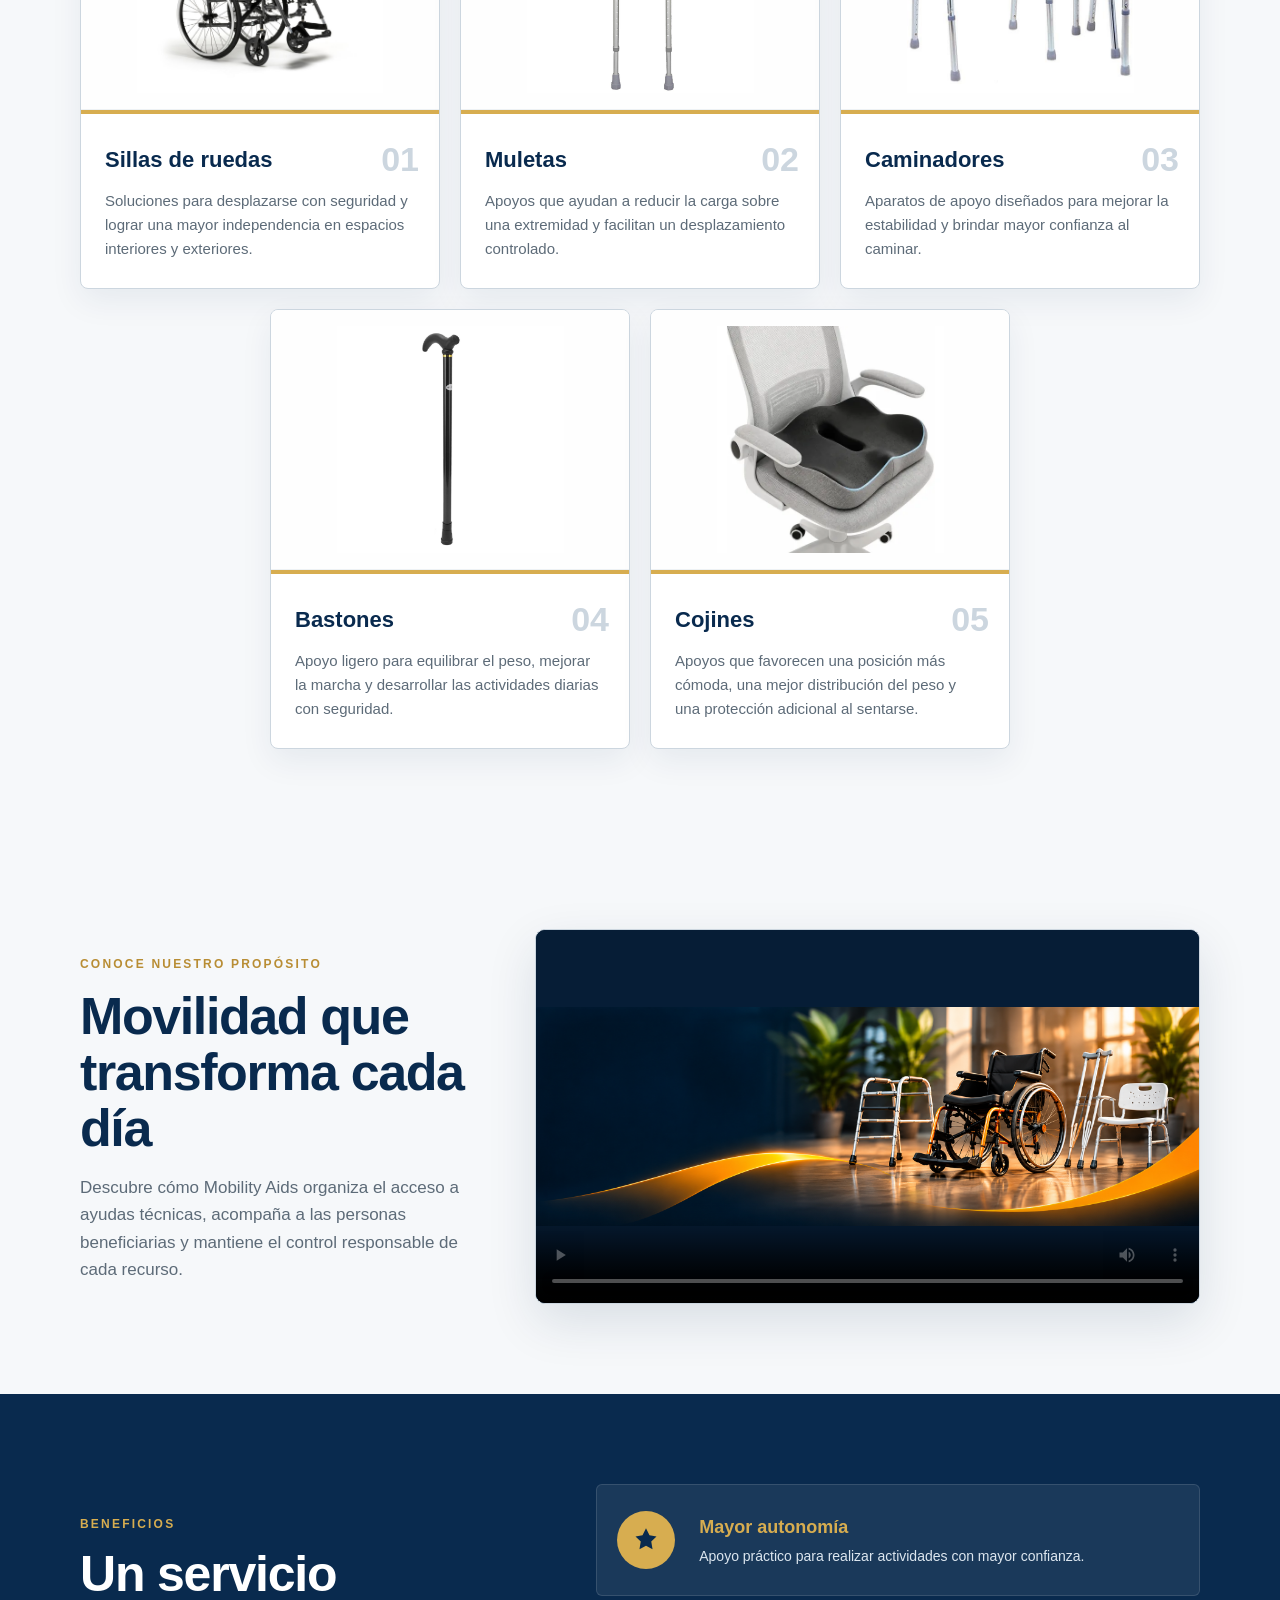
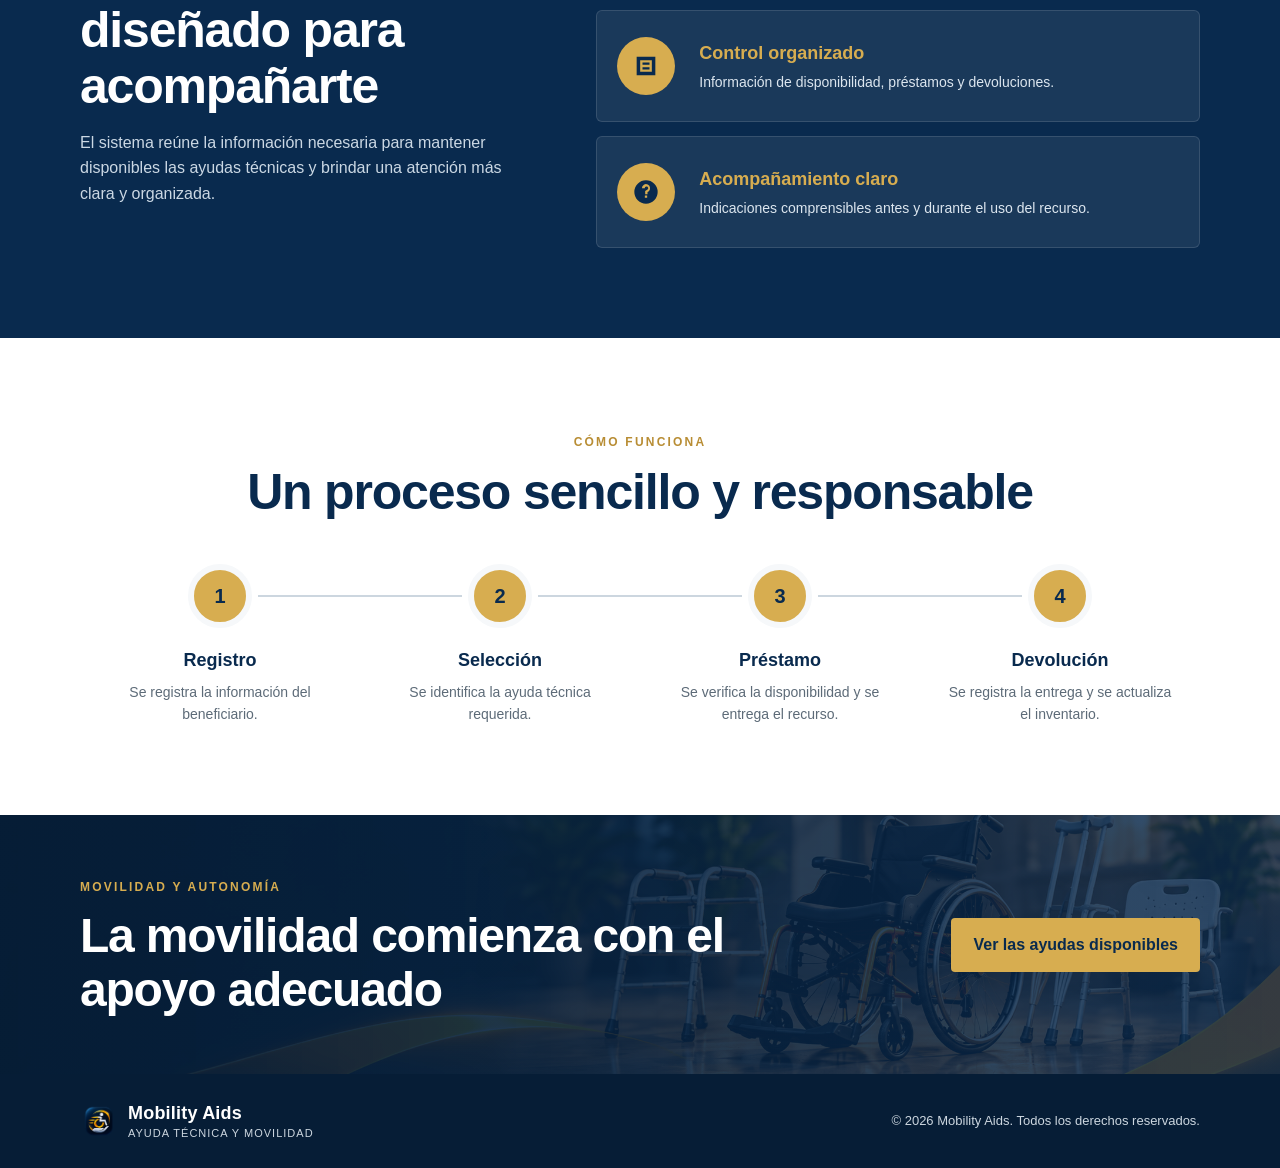
<file: 03-execute/23-week/plan-mejoramiento/page/index.html>
<!doctype html>
<html lang="es">
  <head>
    <meta charset="UTF-8" />
    <meta name="viewport" content="width=device-width, initial-scale=1.0" />
    <meta
      name="description"
      content="Mobility Aids facilita el acceso organizado a ayudas técnicas para mejorar la movilidad y la independencia."
    />
    <title>Mobility Aids | Ayudas técnicas para una mejor movilidad</title>
    <link rel="icon" type="image/png" href="assets/images/icono-mobility-aids.png" />
    <link rel="stylesheet" href="styles.css" />
  </head>
  <body>
    <a class="skip-link" href="#contenido">Ir al contenido principal</a>

    <header class="site-header" id="inicio">
      <div class="container header-content">
        <a class="brand" href="#inicio" aria-label="Mobility Aids, inicio">
          <img class="brand-mark" src="assets/images/icono-mobility-aids.png" alt="" />
          <span>
            <strong>Mobility Aids</strong>
            <small>Ayuda técnica y movilidad</small>
          </span>
        </a>

        <button
          class="menu-toggle"
          type="button"
          aria-expanded="false"
          aria-controls="main-navigation"
          aria-label="Abrir menú de navegación"
        >
          <span></span><span></span><span></span>
        </button>

        <nav class="main-nav" id="main-navigation" aria-label="Navegación principal">
          <a href="#inicio">Inicio</a>
          <a href="#nosotros">Nosotros</a>
          <a href="#categorias">Categorías</a>
          <a href="#presentacion">Presentación</a>
          <a href="#beneficios">Beneficios</a>
          <a class="nav-button" href="#contacto">Solicitar información</a>
        </nav>
      </div>
    </header>

    <main id="contenido">
      <section class="hero" aria-labelledby="hero-title">
        <div class="hero-overlay"></div>
        <div class="hero-visual" aria-hidden="true">
          <img src="assets/images/mobility-aids-hero.png" alt="" fetchpriority="high" />
        </div>
        <div class="container hero-content">
          <div class="hero-copy">
            <span class="eyebrow">MOVILIDAD CON RESPONSABILIDAD</span>
            <h1 id="hero-title">Más autonomía para vivir cada día</h1>
            <p>
              Accede a ayudas técnicas que favorecen tu movilidad mediante un proceso organizado,
              seguro y orientado al acompañamiento de cada beneficiario.
            </p>
            <div class="hero-actions">
              <a class="button button-primary" href="#categorias">Explorar categorías</a>
              <a class="button button-secondary" href="#proceso">Conocer el proceso</a>
            </div>
          </div>
          <div class="hero-card" aria-label="Características del servicio">
            <strong>+5</strong>
            <span>categorías oficiales de ayudas técnicas</span>
          </div>
        </div>
      </section>

      <section class="trust-bar" aria-label="Aspectos destacados">
        <div class="container trust-grid">
          <div><strong>Registro organizado</strong><span>Información clara y trazable</span></div>
          <div><strong>Inventario disponible</strong><span>Consultas de unidades activas</span></div>
          <div><strong>Proceso responsable</strong><span>Préstamos y devoluciones controlados</span></div>
        </div>
      </section>

      <section class="section about" id="nosotros">
        <div class="container about-grid">
          <div class="section-heading">
            <span class="eyebrow">SOBRE NOSOTROS</span>
            <h2>Apoyo práctico para recuperar la autonomía</h2>
          </div>
          <div class="about-copy">
            <p>
              Mobility Aids es una plataforma orientada a la gestión responsable de ayudas técnicas.
              Facilita el seguimiento de los equipos disponibles, los beneficiarios y las operaciones
              de préstamo y devolución.
            </p>
            <p>
              Nuestro propósito es hacer visible cada recurso, evitar pérdidas de disponibilidad y
              apoyar una atención organizada para las personas que necesitan mejorar su autonomía.
            </p>
          </div>
        </div>
      </section>

      <section class="section categories" id="categorias">
        <div class="container">
          <div class="section-heading centered">
            <span class="eyebrow">NUESTRO CATÁLOGO</span>
            <h2>Ayudas técnicas disponibles</h2>
            <p>Encuentra la opción que mejor responde a cada necesidad de movilidad.</p>
          </div>

          <div class="category-grid">
            <article class="category-card">
              <div class="category-image">
                <img src="assets/images/wheelchairs.jpg" alt="Silla de ruedas para apoyo de movilidad" loading="lazy" />
              </div>
              <div class="category-content">
                <span class="category-number">01</span>
                <h3>Sillas de ruedas</h3>
                <p>Soluciones para desplazarse con seguridad y lograr una mayor independencia en espacios interiores y exteriores.</p>
              </div>
            </article>

            <article class="category-card">
              <div class="category-image">
                <img src="assets/images/crutches.jpg" alt="Muletas para apoyo al caminar" loading="lazy" />
              </div>
              <div class="category-content">
                <span class="category-number">02</span>
                <h3>Muletas</h3>
                <p>Apoyos que ayudan a reducir la carga sobre una extremidad y facilitan un desplazamiento controlado.</p>
              </div>
            </article>

            <article class="category-card">
              <div class="category-image">
                <img src="assets/images/walkers.jpg" alt="Caminador para apoyo y estabilidad" loading="lazy" />
              </div>
              <div class="category-content">
                <span class="category-number">03</span>
                <h3>Caminadores</h3>
                <p>Aparatos de apoyo diseñados para mejorar la estabilidad y brindar mayor confianza al caminar.</p>
              </div>
            </article>

            <article class="category-card">
              <div class="category-image">
                <img src="assets/images/canes.jpg" alt="Bastón para apoyo de equilibrio" loading="lazy" />
              </div>
              <div class="category-content">
                <span class="category-number">04</span>
                <h3>Bastones</h3>
                <p>Apoyo ligero para equilibrar el peso, mejorar la marcha y desarrollar las actividades diarias con seguridad.</p>
              </div>
            </article>

            <article class="category-card category-card-wide">
              <div class="category-image">
                <img src="assets/images/cushions.jpg" alt="Cojín de apoyo para movilidad" loading="lazy" />
              </div>
              <div class="category-content">
                <span class="category-number">05</span>
                <h3>Cojines</h3>
                <p>Apoyos que favorecen una posición más cómoda, una mejor distribución del peso y una protección adicional al sentarse.</p>
              </div>
            </article>
          </div>
        </div>
      </section>

      <section class="section promo" id="presentacion" aria-labelledby="promo-title">
        <div class="container promo-grid">
          <div class="promo-copy">
            <span class="eyebrow">CONOCE NUESTRO PROPÓSITO</span>
            <h2 id="promo-title">Movilidad que transforma cada día</h2>
            <p>
              Descubre cómo Mobility Aids organiza el acceso a ayudas técnicas,
              acompaña a las personas beneficiarias y mantiene el control responsable
              de cada recurso.
            </p>
          </div>
          <div class="promo-player">
            <video controls preload="metadata" poster="assets/images/mobility-aids-hero.png">
              <source src="assets/videos/publicidad-mobility-aids.mp4" type="video/mp4" />
              Tu navegador no puede reproducir este video. Puedes consultar el contenido
              de Mobility Aids a través de las secciones de esta página.
            </video>
          </div>
        </div>
      </section>

      <section class="section benefits" id="beneficios">
        <div class="container benefits-grid">
          <div class="benefits-intro">
            <span class="eyebrow">BENEFICIOS</span>
            <h2>Un servicio diseñado para acompañarte</h2>
            <p>
              El sistema reúne la información necesaria para mantener disponibles las ayudas técnicas
              y brindar una atención más clara y organizada.
            </p>
          </div>
          <div class="benefit-list">
            <article>
              <span class="benefit-icon" aria-hidden="true">
                <svg viewBox="0 0 24 24"><path d="m12 2 3 6 6 .9-4.5 4.4 1.1 6.7-5.6-3-5.6 3 1.1-6.7L3 8.9 9 8l3-6Z" /></svg>
              </span>
              <div><h3>Mayor autonomía</h3><p>Apoyo práctico para realizar actividades con mayor confianza.</p></div>
            </article>
            <article>
              <span class="benefit-icon" aria-hidden="true">
                <svg viewBox="0 0 24 24"><path d="M4 4h16v16H4V4Zm3 3v10h10V7H7Zm2 2h6v2H9V9Zm0 4h6v2H9v-2Z" /></svg>
              </span>
              <div><h3>Control organizado</h3><p>Información de disponibilidad, préstamos y devoluciones.</p></div>
            </article>
            <article>
              <span class="benefit-icon" aria-hidden="true">
                <svg viewBox="0 0 24 24"><path d="M12 2a10 10 0 1 0 10 10A10 10 0 0 0 12 2Zm1 15h-2v-2h2v2Zm1.2-5.5-.9.6V14h-2v-2.8l1.7-1.1a1.5 1.5 0 1 0-2.1-1.4H8.5a3.5 3.5 0 1 1 5.7 2.8Z" /></svg>
              </span>
              <div><h3>Acompañamiento claro</h3><p>Indicaciones comprensibles antes y durante el uso del recurso.</p></div>
            </article>
          </div>
        </div>
      </section>

      <section class="section process" id="proceso">
        <div class="container">
          <div class="section-heading centered">
            <span class="eyebrow">CÓMO FUNCIONA</span>
            <h2>Un proceso sencillo y responsable</h2>
          </div>
          <ol class="process-list">
            <li><span>1</span><div><h3>Registro</h3><p>Se registra la información del beneficiario.</p></div></li>
            <li><span>2</span><div><h3>Selección</h3><p>Se identifica la ayuda técnica requerida.</p></div></li>
            <li><span>3</span><div><h3>Préstamo</h3><p>Se verifica la disponibilidad y se entrega el recurso.</p></div></li>
            <li><span>4</span><div><h3>Devolución</h3><p>Se registra la entrega y se actualiza el inventario.</p></div></li>
          </ol>
        </div>
      </section>

      <section class="contact" id="contacto">
        <div class="container contact-content">
          <div>
            <span class="eyebrow">MOVILIDAD Y AUTONOMÍA</span>
            <h2>La movilidad comienza con el apoyo adecuado</h2>
          </div>
          <a class="button button-primary" href="#categorias">Ver las ayudas disponibles</a>
        </div>
      </section>
    </main>

    <footer class="site-footer">
      <div class="container footer-content">
        <a class="brand brand-footer" href="#inicio" aria-label="Volver al inicio">
          <img class="brand-mark" src="assets/images/icono-mobility-aids.png" alt="" />
          <span><strong>Mobility Aids</strong><small>Ayuda técnica y movilidad</small></span>
        </a>
        <p>&copy; <span id="current-year"></span> Mobility Aids. Todos los derechos reservados.</p>
      </div>
    </footer>

    <script src="script.js"></script>
  </body>
</html>
</file>
<file: docs/assets/style.css>
:root{
  --ground:#F4F7F4;--surface:#FFFFFF;--sunk:#EDF1ED;--ink:#101815;--ink2:#3D4E46;--ink3:#6B7C73;
  --line:#DCE4DE;--lineS:#C2CEC6;--accent:#2C6E31;--accentS:#E2EFE1;
  --fd:"IBM Plex Sans Condensed","Arial Narrow",system-ui,sans-serif;
  --fb:"IBM Plex Sans",system-ui,-apple-system,sans-serif;
  --fm:"IBM Plex Mono",ui-monospace,Consolas,monospace;
}
@media (prefers-color-scheme:dark){:root:not([data-theme="light"]){
  --ground:#0D1211;--surface:#151C19;--sunk:#101614;--ink:#E7EEE9;--ink2:#B3C2B9;--ink3:#83948B;
  --line:#26312B;--lineS:#35443C;--accent:#6FC05C;--accentS:#1B2B1D;}}
:root[data-theme="dark"]{
  --ground:#0D1211;--surface:#151C19;--sunk:#101614;--ink:#E7EEE9;--ink2:#B3C2B9;--ink3:#83948B;
  --line:#26312B;--lineS:#35443C;--accent:#6FC05C;--accentS:#1B2B1D;}

*{box-sizing:border-box}
body{margin:0;background:var(--ground);color:var(--ink);font-family:var(--fb);font-size:15px;
line-height:1.55;-webkit-font-smoothing:antialiased}
.wrap{max-width:880px;margin:0 auto;padding:44px 24px 80px;display:flex;flex-direction:column;gap:34px}
header{display:flex;flex-direction:column;gap:13px}
.eyebrow{font-family:var(--fm);font-size:11px;letter-spacing:.13em;text-transform:uppercase;color:var(--ink3)}
h1{font-family:var(--fd);font-weight:700;font-size:clamp(32px,5vw,48px);line-height:1.03;
letter-spacing:-.015em;margin:0;text-wrap:balance}
.lede{margin:0;max-width:64ch;color:var(--ink2)}

.resumenbox{display:flex;flex-wrap:wrap;align-items:center;gap:18px 26px;padding:18px 22px;
background:var(--surface);border:1px solid var(--line);border-left:3px solid var(--accent)}
.resumenbox .big{font-family:var(--fd);font-size:46px;font-weight:700;line-height:.95;
color:var(--accent);font-variant-numeric:tabular-nums}
.resumenbox .cap{font-size:14px;color:var(--ink2)}

.lista{list-style:none;margin:0;padding:0;border:1px solid var(--line);background:var(--surface)}
.entrada{display:grid;grid-template-columns:112px 1fr;gap:20px;padding:18px 20px;
border-bottom:1px solid var(--line)}
.entrada:last-child{border-bottom:none}
.fecha{font-family:var(--fm);font-size:12.5px;color:var(--ink3);padding-top:2px;white-space:nowrap}
.cuerpo{display:flex;flex-direction:column;gap:4px}
.titulo{font-family:var(--fd);font-size:19px;font-weight:600;color:var(--ink);text-decoration:none;
line-height:1.2}
.titulo:hover{color:var(--accent);text-decoration:underline}
.resumen{margin:0;font-size:14px;color:var(--ink2);max-width:66ch}
.meta{font-family:var(--fm);font-size:11.5px;color:var(--ink3);margin-top:2px}
.entrada.vacia{grid-template-columns:1fr}

footer{border-top:1px solid var(--line);padding-top:16px}
footer p{margin:0;font-size:13px;color:var(--ink3);max-width:70ch}
code{font-family:var(--fm);font-size:.88em}
a{color:var(--accent)}
@media (max-width:560px){.entrada{grid-template-columns:1fr;gap:6px}}
</file>
<file: 02-week/01-session/introduction-bd/src/css/styles.css>
/* ================================================
   CSS Architecture: BEM Methodology
   Author: SENA ADSO 3239137
   ================================================ */

/* ------------------------------------------------
   CSS Custom Properties (Variables)
   ------------------------------------------------ */
:root {
    /* Colors - SENA Brand */
    --color-primary: #39A900;
    --color-primary-dark: #2d8a00;
    --color-primary-darker: #1a5200;
    --color-primary-light: #4db800;
    --color-primary-lighter: #66cc33;
    --color-primary-bg: #f0f9ed;
    --color-primary-bg-alt: #e8f5e0;
    
    /* Neutral Colors */
    --color-white: #ffffff;
    --color-black: #000000;
    --color-gray-100: #f8f9fa;
    --color-gray-200: #e9ecef;
    --color-gray-300: #dee2e6;
    --color-gray-400: #ced4da;
    --color-gray-500: #adb5bd;
    --color-gray-600: #6c757d;
    --color-gray-700: #495057;
    --color-gray-800: #343a40;
    --color-gray-900: #212529;
    
    /* Accent Colors */
    --color-accent: #ff9800;
    --color-accent-light: #fff3e0;
    --color-docker: #0db7ed;
    
    /* Typography */
    --font-family: 'Segoe UI', Tahoma, Geneva, Verdana, sans-serif;
    --font-family-mono: 'Consolas', 'Monaco', 'Courier New', monospace;
    
    /* Font Sizes */
    --font-size-xs: 0.75rem;
    --font-size-sm: 0.875rem;
    --font-size-base: 1rem;
    --font-size-lg: 1.125rem;
    --font-size-xl: 1.25rem;
    --font-size-2xl: 1.5rem;
    --font-size-3xl: 2rem;
    --font-size-4xl: 2.5rem;
    --font-size-5xl: 3rem;
    
    /* Spacing */
    --spacing-xs: 0.25rem;
    --spacing-sm: 0.5rem;
    --spacing-md: 1rem;
    --spacing-lg: 1.5rem;
    --spacing-xl: 2rem;
    --spacing-2xl: 3rem;
    --spacing-3xl: 4rem;
    --spacing-4xl: 5rem;
    
    /* Border Radius */
    --radius-sm: 4px;
    --radius-md: 8px;
    --radius-lg: 12px;
    --radius-xl: 16px;
    --radius-full: 50%;
    
    /* Shadows */
    --shadow-sm: 0 1px 3px rgba(0, 0, 0, 0.08);
    --shadow-md: 0 4px 6px rgba(0, 0, 0, 0.1);
    --shadow-lg: 0 10px 25px rgba(0, 0, 0, 0.15);
    --shadow-xl: 0 20px 40px rgba(0, 0, 0, 0.2);
    
    /* Transitions */
    --transition-fast: 150ms ease;
    --transition-base: 300ms ease;
    --transition-slow: 500ms ease;
    
    /* Layout */
    --container-max: 1200px;
    --header-height: 70px;
}

/* ------------------------------------------------
   Reset & Base Styles
   ------------------------------------------------ */
*,
*::before,
*::after {
    margin: 0;
    padding: 0;
    box-sizing: border-box;
}

html {
    scroll-behavior: smooth;
    font-size: 16px;
}

body {
    font-family: var(--font-family);
    font-size: var(--font-size-base);
    line-height: 1.6;
    color: var(--color-gray-800);
    background-color: var(--color-white);
    -webkit-font-smoothing: antialiased;
    -moz-osx-font-smoothing: grayscale;
}

img {
    max-width: 100%;
    height: auto;
    display: block;
}

a {
    color: inherit;
    text-decoration: none;
}

ul, ol {
    list-style: none;
}

button {
    font-family: inherit;
    cursor: pointer;
    border: none;
    background: none;
}

/* ------------------------------------------------
   Utility Classes
   ------------------------------------------------ */
.container {
    max-width: var(--container-max);
    margin: 0 auto;
    padding: 0 var(--spacing-xl);
}

.visually-hidden {
    position: absolute;
    width: 1px;
    height: 1px;
    padding: 0;
    margin: -1px;
    overflow: hidden;
    clip: rect(0, 0, 0, 0);
    white-space: nowrap;
    border: 0;
}

/* ------------------------------------------------
   Button Component
   ------------------------------------------------ */
.btn {
    display: inline-flex;
    align-items: center;
    justify-content: center;
    padding: var(--spacing-md) var(--spacing-xl);
    font-size: var(--font-size-base);
    font-weight: 600;
    border-radius: 50px;
    transition: all var(--transition-base);
    text-decoration: none;
}

.btn--primary {
    background-color: var(--color-white);
    color: var(--color-primary);
}

.btn--primary:hover {
    transform: translateY(-3px);
    box-shadow: var(--shadow-lg);
}

.btn--secondary {
    background-color: var(--color-primary);
    color: var(--color-white);
}

.btn--secondary:hover {
    background-color: var(--color-primary-dark);
}

/* ------------------------------------------------
   Header & Navigation
   ------------------------------------------------ */
.header {
    position: fixed;
    top: 0;
    left: 0;
    right: 0;
    z-index: 1000;
    background: linear-gradient(135deg, var(--color-primary) 0%, var(--color-primary-dark) 100%);
    box-shadow: var(--shadow-md);
}

.nav {
    display: flex;
    justify-content: space-between;
    align-items: center;
    height: var(--header-height);
    max-width: var(--container-max);
    margin: 0 auto;
    padding: 0 var(--spacing-xl);
}

.nav__logo {
    display: flex;
    align-items: center;
    gap: var(--spacing-sm);
    color: var(--color-white);
    font-size: var(--font-size-xl);
    font-weight: 700;
}

.nav__logo-icon {
    width: 40px;
    height: 40px;
    color: var(--color-white);
}

.nav__menu {
    display: flex;
    gap: var(--spacing-xl);
}

.nav__link {
    color: var(--color-white);
    font-weight: 500;
    padding: var(--spacing-sm) var(--spacing-md);
    border-radius: var(--radius-md);
    transition: background-color var(--transition-fast);
}

.nav__link:hover {
    background-color: rgba(255, 255, 255, 0.15);
}

.nav__toggle {
    display: none;
    flex-direction: column;
    gap: 5px;
    padding: var(--spacing-sm);
}

.nav__toggle span {
    width: 25px;
    height: 3px;
    background-color: var(--color-white);
    border-radius: 2px;
    transition: var(--transition-base);
}

/* ------------------------------------------------
   Hero Section
   ------------------------------------------------ */
.hero {
    min-height: 100vh;
    display: grid;
    grid-template-columns: 1fr 1fr;
    align-items: center;
    gap: var(--spacing-3xl);
    padding: calc(var(--header-height) + var(--spacing-3xl)) var(--spacing-xl) var(--spacing-3xl);
    max-width: var(--container-max);
    margin: 0 auto;
}

.hero__content {
    animation: fadeInLeft 0.8s ease-out;
}

.hero__title {
    font-size: var(--font-size-5xl);
    font-weight: 700;
    color: var(--color-gray-900);
    line-height: 1.2;
    margin-bottom: var(--spacing-md);
}

.hero__title span {
    color: var(--color-primary);
}

.hero__subtitle {
    font-size: var(--font-size-xl);
    color: var(--color-primary);
    font-weight: 600;
    margin-bottom: var(--spacing-md);
}

.hero__description {
    font-size: var(--font-size-lg);
    color: var(--color-gray-600);
    margin-bottom: var(--spacing-xl);
    max-width: 500px;
}

.hero__image {
    display: flex;
    justify-content: center;
    align-items: center;
    animation: fadeInRight 0.8s ease-out;
}

.hero__svg {
    width: 100%;
    max-width: 450px;
    animation: float 4s ease-in-out infinite;
}

/* ------------------------------------------------
   Section Styles
   ------------------------------------------------ */
.section {
    padding: var(--spacing-4xl) var(--spacing-xl);
}

.section--alt {
    background-color: var(--color-gray-100);
}

.section--dark {
    background: linear-gradient(135deg, var(--color-gray-800) 0%, var(--color-gray-900) 100%);
    color: var(--color-white);
}

.section--dark .section__title {
    color: var(--color-white);
}

.section--dark .section__subtitle {
    color: var(--color-gray-400);
}

.section__title {
    font-size: var(--font-size-4xl);
    color: var(--color-primary);
    text-align: center;
    margin-bottom: var(--spacing-sm);
}

.section__subtitle {
    font-size: var(--font-size-lg);
    color: var(--color-gray-600);
    text-align: center;
    margin-bottom: var(--spacing-3xl);
}

/* ------------------------------------------------
   Concept Card
   ------------------------------------------------ */
.concept-card {
    display: flex;
    align-items: center;
    gap: var(--spacing-xl);
    background: var(--color-white);
    padding: var(--spacing-2xl);
    border-radius: var(--radius-xl);
    box-shadow: var(--shadow-lg);
    max-width: 800px;
    margin: 0 auto;
}

.concept-card__icon {
    flex-shrink: 0;
}

.concept-card__icon svg {
    width: 100px;
    height: 100px;
}

.concept-card__content h3 {
    font-size: var(--font-size-2xl);
    color: var(--color-primary);
    margin-bottom: var(--spacing-sm);
}

.concept-card__content p {
    font-size: var(--font-size-lg);
    color: var(--color-gray-700);
}

/* ------------------------------------------------
   Hierarchy Section
   ------------------------------------------------ */
.hierarchy {
    display: grid;
    grid-template-columns: 1fr 1fr;
    gap: var(--spacing-3xl);
    align-items: start;
}

.hierarchy__visual {
    position: sticky;
    top: calc(var(--header-height) + var(--spacing-xl));
}

.hierarchy__svg {
    width: 100%;
    max-width: 500px;
    margin: 0 auto;
    display: block;
}

.hierarchy__cards {
    display: flex;
    flex-direction: column;
    gap: var(--spacing-lg);
}

.hierarchy-card {
    display: flex;
    gap: var(--spacing-lg);
    padding: var(--spacing-lg);
    background: var(--color-white);
    border-radius: var(--radius-lg);
    box-shadow: var(--shadow-md);
    transition: transform var(--transition-base), box-shadow var(--transition-base);
    border-left: 4px solid var(--color-primary-light);
}

.hierarchy-card:hover {
    transform: translateX(5px);
    box-shadow: var(--shadow-lg);
}

.hierarchy-card--highlight {
    border-left-color: var(--color-primary);
    background: var(--color-primary-bg);
}

.hierarchy-card__icon {
    flex-shrink: 0;
}

.hierarchy-card__icon svg {
    width: 50px;
    height: 50px;
}

.hierarchy-card__content h4 {
    font-size: var(--font-size-lg);
    color: var(--color-primary-dark);
    margin-bottom: var(--spacing-xs);
}

.hierarchy-card__content p {
    color: var(--color-gray-600);
    margin-bottom: var(--spacing-sm);
}

.hierarchy-card__example {
    display: inline-block;
    background: var(--color-gray-100);
    padding: var(--spacing-xs) var(--spacing-sm);
    border-radius: var(--radius-sm);
    font-family: var(--font-family-mono);
    font-size: var(--font-size-sm);
    color: var(--color-primary-dark);
}

/* ------------------------------------------------
   Tables Grid
   ------------------------------------------------ */
.tables-grid {
    display: grid;
    grid-template-columns: repeat(auto-fit, minmax(280px, 1fr));
    gap: var(--spacing-xl);
}

.table-card {
    background: var(--color-white);
    border-radius: var(--radius-lg);
    overflow: hidden;
    box-shadow: var(--shadow-md);
    transition: transform var(--transition-base), box-shadow var(--transition-base);
}

.table-card:hover {
    transform: translateY(-5px);
    box-shadow: var(--shadow-xl);
}

.table-card__header {
    display: flex;
    align-items: center;
    gap: var(--spacing-md);
    padding: var(--spacing-lg);
    background: linear-gradient(135deg, var(--color-primary) 0%, var(--color-primary-dark) 100%);
    color: var(--color-white);
}

.table-card__icon {
    width: 30px;
    height: 30px;
}

.table-card__header h3 {
    font-size: var(--font-size-lg);
}

.table-card__body {
    padding: var(--spacing-md);
    overflow-x: auto;
}

.data-table {
    width: 100%;
    border-collapse: collapse;
    font-size: var(--font-size-sm);
}

.data-table th,
.data-table td {
    padding: var(--spacing-sm) var(--spacing-md);
    text-align: left;
    border-bottom: 1px solid var(--color-gray-200);
}

.data-table th {
    background: var(--color-primary-bg);
    color: var(--color-primary-dark);
    font-weight: 600;
}

.data-table tbody tr:hover {
    background: var(--color-gray-100);
}

.data-table code {
    background: var(--color-primary-bg);
    padding: 2px 6px;
    border-radius: var(--radius-sm);
    font-family: var(--font-family-mono);
    color: var(--color-primary-dark);
}

/* ------------------------------------------------
   Models Grid
   ------------------------------------------------ */
.models-grid {
    display: grid;
    grid-template-columns: repeat(auto-fit, minmax(400px, 1fr));
    gap: var(--spacing-xl);
}

.model-card {
    background: var(--color-white);
    border-radius: var(--radius-xl);
    overflow: hidden;
    box-shadow: var(--shadow-lg);
}

.model-card__header {
    padding: var(--spacing-lg);
    background: linear-gradient(135deg, var(--color-primary) 0%, var(--color-primary-dark) 100%);
    color: var(--color-white);
    text-align: center;
}

.model-card__header h3 {
    font-size: var(--font-size-xl);
}

.model-card__body {
    padding: var(--spacing-xl);
}

.model-card__diagram {
    width: 100%;
    max-width: 100%;
    margin-bottom: var(--spacing-lg);
    background: var(--color-gray-100);
    border-radius: var(--radius-md);
}

.model-card__description {
    color: var(--color-gray-600);
    text-align: center;
    font-size: var(--font-size-sm);
}

/* ------------------------------------------------
   Docker Section
   ------------------------------------------------ */
.docker-content {
    display: grid;
    grid-template-columns: 1fr 1.5fr;
    gap: var(--spacing-3xl);
    align-items: center;
}

.docker-visual {
    display: flex;
    justify-content: center;
}

.docker-svg {
    width: 100%;
    max-width: 350px;
    animation: float 4s ease-in-out infinite;
}

.docker-info {
    display: flex;
    flex-direction: column;
    gap: var(--spacing-lg);
}

.docker-card {
    background: rgba(255, 255, 255, 0.1);
    padding: var(--spacing-lg);
    border-radius: var(--radius-lg);
    backdrop-filter: blur(10px);
    border: 1px solid rgba(255, 255, 255, 0.1);
}

.docker-card h4 {
    color: var(--color-docker);
    margin-bottom: var(--spacing-sm);
    font-size: var(--font-size-lg);
}

.docker-card p {
    color: var(--color-gray-300);
}

.docker-card ul {
    margin-top: var(--spacing-sm);
}

.docker-card li {
    color: var(--color-gray-300);
    padding: var(--spacing-xs) 0;
    padding-left: var(--spacing-lg);
    position: relative;
}

.docker-card li::before {
    content: '✓';
    position: absolute;
    left: 0;
    color: var(--color-docker);
}

.docker-card--code {
    background: rgba(0, 0, 0, 0.3);
}

.docker-card--code pre {
    background: var(--color-gray-900);
    padding: var(--spacing-md);
    border-radius: var(--radius-md);
    overflow-x: auto;
    margin-top: var(--spacing-sm);
}

.docker-card--code code {
    font-family: var(--font-family-mono);
    font-size: var(--font-size-sm);
    color: var(--color-primary-light);
    line-height: 1.8;
}

/* ------------------------------------------------
   Footer
   ------------------------------------------------ */
.footer {
    background: var(--color-gray-900);
    color: var(--color-white);
    padding: var(--spacing-3xl) var(--spacing-xl);
}

.footer__content {
    text-align: center;
}

.footer__brand {
    display: flex;
    align-items: center;
    justify-content: center;
    gap: var(--spacing-sm);
    font-size: var(--font-size-xl);
    font-weight: 700;
    color: var(--color-primary);
    margin-bottom: var(--spacing-md);
}

.footer__logo {
    width: 40px;
    height: 40px;
}

.footer__text {
    color: var(--color-gray-400);
    margin-bottom: var(--spacing-sm);
}

.footer__copyright {
    color: var(--color-gray-600);
    font-size: var(--font-size-sm);
}

/* ------------------------------------------------
   Animations
   ------------------------------------------------ */
@keyframes fadeInLeft {
    from {
        opacity: 0;
        transform: translateX(-30px);
    }
    to {
        opacity: 1;
        transform: translateX(0);
    }
}

@keyframes fadeInRight {
    from {
        opacity: 0;
        transform: translateX(30px);
    }
    to {
        opacity: 1;
        transform: translateX(0);
    }
}

@keyframes fadeInUp {
    from {
        opacity: 0;
        transform: translateY(30px);
    }
    to {
        opacity: 1;
        transform: translateY(0);
    }
}

@keyframes float {
    0%, 100% {
        transform: translateY(0);
    }
    50% {
        transform: translateY(-15px);
    }
}

.animate-on-scroll {
    opacity: 0;
    transform: translateY(30px);
    transition: opacity 0.6s ease-out, transform 0.6s ease-out;
}

.animate-on-scroll.is-visible {
    opacity: 1;
    transform: translateY(0);
}

/* ------------------------------------------------
   Responsive Design
   ------------------------------------------------ */
@media (max-width: 1024px) {
    .hero {
        grid-template-columns: 1fr;
        text-align: center;
        min-height: auto;
        padding-top: calc(var(--header-height) + var(--spacing-2xl));
    }
    
    .hero__content {
        order: 1;
    }
    
    .hero__image {
        order: 2;
    }
    
    .hero__description {
        margin-left: auto;
        margin-right: auto;
    }
    
    .hierarchy {
        grid-template-columns: 1fr;
    }
    
    .hierarchy__visual {
        position: static;
        order: -1;
    }
    
    .docker-content {
        grid-template-columns: 1fr;
    }
    
    .docker-visual {
        order: -1;
    }
    
    .models-grid {
        grid-template-columns: 1fr;
    }
}

@media (max-width: 768px) {
    :root {
        --font-size-5xl: 2.25rem;
        --font-size-4xl: 2rem;
        --font-size-3xl: 1.5rem;
    }
    
    .nav__menu {
        display: none;
        position: absolute;
        top: var(--header-height);
        left: 0;
        right: 0;
        flex-direction: column;
        background: var(--color-primary-dark);
        padding: var(--spacing-lg);
        gap: var(--spacing-sm);
    }
    
    .nav__menu.is-active {
        display: flex;
    }
    
    .nav__toggle {
        display: flex;
    }
    
    .concept-card {
        flex-direction: column;
        text-align: center;
    }
    
    .hierarchy-card {
        flex-direction: column;
        text-align: center;
    }
    
    .tables-grid {
        grid-template-columns: 1fr;
    }
}

@media (max-width: 480px) {
    .section {
        padding: var(--spacing-2xl) var(--spacing-md);
    }
    
    .container {
        padding: 0 var(--spacing-md);
    }
}
</file>
<file: 02-week/01-session/minified/css/style.css>
:root{--primary-teal:#008083;--primary-dark:#005f60;--secondary-blue:#2c3e50;--accent-lime:#c0e218;--accent-lime-dark:#aabf10;--text-dark:#333333;--text-light:#ffffff;--bg-light:#f4f7f6;--bg-white:#ffffff;--border-color:#e0e0e0}*{margin:0;padding:0;box-sizing:border-box}body{font-family:Roboto,sans-serif;line-height:1.6;color:var(--text-dark);background-color:var(--bg-light);scroll-behavior:smooth}.container{width:90%;max-width:1200px;margin:0 auto}h1,h2,h3,h4,h5{color:var(--secondary-blue);margin-bottom:1rem}h1{font-size:2.5rem}h2{font-size:2rem;color:var(--primary-teal);border-bottom:2px solid var(--accent-lime);padding-bottom:10px;display:inline-block}a{text-decoration:none;color:inherit}.main-header{box-shadow:0 4px 6px rgba(0,0,0,.1);position:sticky;top:0;z-index:100}.top-bar{background-color:var(--secondary-blue);color:var(--text-light);padding:10px 5%;display:flex;justify-content:space-between;align-items:center}.brand-name{font-weight:700;letter-spacing:1px}.main-nav{background-color:var(--primary-teal);color:var(--text-light)}.main-nav .container{display:flex;justify-content:space-between;align-items:center}.main-nav ul{display:flex;list-style:none}.main-nav ul li a{display:block;padding:15px 20px;font-weight:500;transition:background-color .3s}.main-nav ul li a.active,.main-nav ul li a:hover{background-color:var(--primary-dark)}.main-content{background-color:var(--bg-white);padding:40px;margin-top:30px;margin-bottom:30px;border-radius:8px;box-shadow:0 2px 10px rgba(0,0,0,.05)}section{margin-bottom:60px;padding-top:20px}.hero-section p.lead{font-size:1.2rem;color:var(--secondary-blue);max-width:800px}.divider,.divider-thick{border:0;border-top:1px solid var(--border-color);margin:40px 0}.divider-thick{border-top:4px solid var(--primary-teal)}.definition-box{background-color:#eaf7f7;border-left:5px solid var(--primary-teal);padding:20px;margin:20px 0;font-style:italic}.table-responsive{overflow-x:auto}.comparison-table,.styled-table{width:100%;border-collapse:collapse;margin:25px 0;font-size:.95rem;box-shadow:0 0 20px rgba(0,0,0,.05)}.comparison-table thead tr,.styled-table thead tr{background-color:var(--primary-teal);color:var(--text-light);text-align:left}.comparison-table td,.comparison-table th,.styled-table td,.styled-table th{padding:12px 15px;border-bottom:1px solid var(--border-color)}.styled-table tbody tr:nth-of-type(2n){background-color:#f3f3f3}.styled-table tbody tr:hover{background-color:#eaf7f7;transition:background-color .2s}.comparison-table th{text-align:center}.comparison-table td:not(:first-child){text-align:center}.comparison-table td:first-child{font-weight:700;color:var(--primary-teal)}.comparison-cards{display:flex;gap:20px;margin-bottom:30px}.card{flex:1;background:var(--bg-white);padding:25px;border-radius:8px;border-top:5px solid;box-shadow:0 4px 8px rgba(0,0,0,.08)}.card h3{margin-top:0}.card ul{padding-left:20px}.card li{margin-bottom:10px}.qa-card{border-color:var(--secondary-blue)}.qc-card{border-color:var(--accent-lime-dark)}.reflection-box{background-color:var(--secondary-blue);color:var(--text-light);padding:25px;border-radius:8px;margin-top:30px}.reflection-box h4{color:var(--accent-lime)}.case-study-section{background-color:#fdfdfd;padding:30px;border:1px solid var(--border-color);border-radius:8px}.case-header{text-align:center;margin-bottom:40px}.case-header h2{border:none}.case-header h3{color:var(--secondary-blue)}.scenario-box{background-color:#fff3cd;border-left:5px solid #ffc107;padding:20px;margin-bottom:30px}.scenario-box ol{margin-left:20px;margin-top:10px}.tag{display:inline-block;padding:4px 10px;border-radius:12px;font-size:.85rem;font-weight:600;color:#fff}.tag-relacional{background-color:#3498db}.tag-nosql{background-color:#8e44ad}.tag-ventaja{background-color:#27ae60}.strategy-grid{display:grid;grid-template-columns:1fr 1fr;gap:20px;margin-top:20px}.strategy-box{padding:20px;border-radius:8px}.strategy-box h5{font-size:1.1rem;margin-bottom:15px}.strategy-box ul{list-style:none}.strategy-box li{margin-bottom:10px}.qa-box{background-color:#e8f6f3;border:1px solid var(--primary-teal)}.qc-box{background-color:#fef9e7;border:1px solid var(--accent-lime-dark)}.main-footer{background-color:var(--secondary-blue);color:var(--text-light);text-align:center;padding:20px 0;margin-top:auto}#scrollTopBtn{display:none;position:fixed;bottom:20px;right:30px;z-index:99;border:none;outline:0;background-color:var(--primary-teal);color:#fff;cursor:pointer;padding:15px;border-radius:50%;font-size:18px;box-shadow:0 4px 10px rgba(0,0,0,.2);transition:background-color .3s,transform .3s}#scrollTopBtn:hover{background-color:var(--accent-lime);color:var(--secondary-blue);transform:translateY(-3px)}@media (max-width:768px){.top-bar{flex-direction:column;gap:10px}.main-nav .container{flex-direction:column}.main-nav ul{flex-direction:column;width:100%;text-align:center}.comparison-cards{flex-direction:column}.strategy-grid{grid-template-columns:1fr}.main-content{padding:20px}h1{font-size:2rem}}
</file>
<file: 02-week/01-session/00-planning/00-planning-tgo/css/styles.css>
/* ==============================================
   SENA Landing Page - Ficha ADSO 3413974
   Estilos Gamificados por Competencias
   ============================================== */

/* === VARIABLES CSS === */
:root {
    /* Colores principales SENA */
    --sena-orange: #FF5200;
    --sena-orange-dark: #CC4200;
    --sena-orange-light: #FF7A33;
    
    /* Colores secundarios */
    --sena-gray: #58595B;
    --sena-gray-light: #E5E5E5;
    --sena-white: #FFFFFF;
    
    /* Estados */
    --success: #00A651;
    --warning: #FFC72C;
    --error: #ED1C24;
    --info: #0066CC;
    
    /* Sombras y bordes */
    --shadow-sm: 0 2px 4px rgba(0, 0, 0, 0.1);
    --shadow-md: 0 4px 8px rgba(0, 0, 0, 0.15);
    --shadow-lg: 0 8px 16px rgba(0, 0, 0, 0.2);
    --border-radius: 12px;
    
    /* Tipografía */
    --font-main: 'Segoe UI', Tahoma, Geneva, Verdana, sans-serif;
}

/* === RESET Y BASE === */
* {
    margin: 0;
    padding: 0;
    box-sizing: border-box;
}

body {
    font-family: var(--font-main);
    background: linear-gradient(135deg, #1a1a2e 0%, #16213e 50%, #0f3460 100%);
    min-height: 100vh;
    color: var(--sena-white);
    line-height: 1.6;
}

/* === HEADER === */
.header {
    background: linear-gradient(90deg, var(--sena-orange), var(--sena-orange-dark));
    padding: 2rem;
    text-align: center;
    box-shadow: var(--shadow-lg);
}

.header__logo {
    font-size: 3rem;
    margin-bottom: 0.5rem;
}

.header__title {
    font-size: 2rem;
    font-weight: 700;
    margin-bottom: 0.5rem;
}

.header__subtitle {
    font-size: 1.1rem;
    opacity: 0.9;
}

.header__ficha {
    display: inline-block;
    background: rgba(255, 255, 255, 0.2);
    padding: 0.5rem 1rem;
    border-radius: 20px;
    margin-top: 1rem;
    font-weight: 600;
}

/* === CONTAINER === */
.container {
    max-width: 1400px;
    margin: 0 auto;
    padding: 2rem;
}

/* === PROGRESS SECTION === */
.progress-section {
    background: rgba(255, 255, 255, 0.05);
    border-radius: var(--border-radius);
    padding: 2rem;
    margin-bottom: 2rem;
    backdrop-filter: blur(10px);
}

.progress-section__title {
    font-size: 1.5rem;
    margin-bottom: 1rem;
    display: flex;
    align-items: center;
    gap: 0.5rem;
}

.progress-bar {
    background: rgba(255, 255, 255, 0.1);
    border-radius: 10px;
    height: 20px;
    overflow: hidden;
    margin-bottom: 0.5rem;
}

.progress-bar__fill {
    height: 100%;
    background: linear-gradient(90deg, var(--sena-orange), var(--success));
    border-radius: 10px;
    transition: width 0.5s ease;
    display: flex;
    align-items: center;
    justify-content: flex-end;
    padding-right: 0.5rem;
    font-size: 0.8rem;
    font-weight: 600;
}

.progress-stats {
    display: flex;
    justify-content: space-between;
    font-size: 0.9rem;
    color: rgba(255, 255, 255, 0.7);
}

/* === BADGES SECTION === */
.badges-section {
    margin-bottom: 2rem;
}

.badges-section__title {
    font-size: 1.5rem;
    margin-bottom: 1rem;
    display: flex;
    align-items: center;
    gap: 0.5rem;
}

.badges-grid {
    display: grid;
    grid-template-columns: repeat(auto-fit, minmax(150px, 1fr));
    gap: 1rem;
}

.badge-card {
    background: rgba(255, 255, 255, 0.05);
    border-radius: var(--border-radius);
    padding: 1.5rem;
    text-align: center;
    transition: all 0.3s ease;
    border: 2px solid transparent;
    position: relative;
    overflow: hidden;
}

.badge-card--locked {
    opacity: 0.5;
    filter: grayscale(100%);
}

.badge-card--unlocked {
    border-color: var(--success);
    animation: pulse 2s infinite;
}

@keyframes pulse {
    0%, 100% { box-shadow: 0 0 0 0 rgba(0, 166, 81, 0.4); }
    50% { box-shadow: 0 0 20px 5px rgba(0, 166, 81, 0.2); }
}

.badge-card__icon {
    font-size: 3rem;
    margin-bottom: 0.5rem;
}

.badge-card__name {
    font-size: 0.9rem;
    font-weight: 600;
    margin-bottom: 0.25rem;
}

.badge-card__desc {
    font-size: 0.75rem;
    opacity: 0.7;
}

.badge-card__lock {
    position: absolute;
    top: 5px;
    right: 5px;
    font-size: 1rem;
}

/* === FILTERS === */
.filters {
    display: flex;
    flex-wrap: wrap;
    gap: 0.5rem;
    margin-bottom: 2rem;
    padding: 1rem;
    background: rgba(255, 255, 255, 0.05);
    border-radius: var(--border-radius);
}

.filter-btn {
    padding: 0.5rem 1rem;
    border: none;
    border-radius: 20px;
    background: rgba(255, 255, 255, 0.1);
    color: var(--sena-white);
    cursor: pointer;
    transition: all 0.3s ease;
    font-size: 0.9rem;
}

.filter-btn:hover {
    background: rgba(255, 255, 255, 0.2);
}

.filter-btn.active {
    background: var(--sena-orange);
    font-weight: 600;
}

/* === ROADMAP === */
.roadmap {
    position: relative;
}

.roadmap__title {
    font-size: 1.8rem;
    margin-bottom: 1.5rem;
    display: flex;
    align-items: center;
    gap: 0.5rem;
}

.roadmap__grid {
    display: grid;
    grid-template-columns: repeat(auto-fill, minmax(320px, 1fr));
    gap: 1.5rem;
}

/* === WEEK CARDS === */
.week-card {
    background: rgba(255, 255, 255, 0.08);
    border-radius: var(--border-radius);
    padding: 1.5rem;
    transition: all 0.3s ease;
    border-left: 4px solid var(--sena-gray);
    position: relative;
}

.week-card:hover {
    transform: translateY(-5px);
    box-shadow: var(--shadow-lg);
}

.week-card--normal {
    border-left-color: var(--sena-gray);
}

.week-card--evaluacion {
    border-left-color: var(--sena-orange);
    background: linear-gradient(135deg, rgba(255, 82, 0, 0.1), rgba(255, 255, 255, 0.08));
}

.week-card--cierre {
    border-left-color: var(--warning);
    background: linear-gradient(135deg, rgba(255, 199, 44, 0.1), rgba(255, 255, 255, 0.08));
}

.week-card--completed {
    border-left-color: var(--success);
    background: linear-gradient(135deg, rgba(0, 166, 81, 0.1), rgba(255, 255, 255, 0.08));
}

.week-card__header {
    display: flex;
    justify-content: space-between;
    align-items: center;
    margin-bottom: 1rem;
}

.week-number {
    background: var(--sena-orange);
    color: white;
    padding: 0.25rem 0.75rem;
    border-radius: 15px;
    font-size: 0.85rem;
    font-weight: 600;
}

.week-card--completed .week-number {
    background: var(--success);
}

.week-badge {
    font-size: 1.2rem;
}

.week-card__competencia {
    font-size: 0.75rem;
    background: rgba(255, 255, 255, 0.1);
    padding: 0.2rem 0.5rem;
    border-radius: 10px;
}

.week-card__title {
    font-size: 1.2rem;
    font-weight: 600;
    margin-bottom: 0.5rem;
}

.week-card__topic {
    font-size: 0.9rem;
    opacity: 0.8;
    margin-bottom: 1rem;
}

.week-card__content {
    margin-bottom: 1rem;
}

.content-section {
    margin-bottom: 0.75rem;
}

.content-section h4 {
    font-size: 0.85rem;
    color: var(--sena-orange-light);
    margin-bottom: 0.25rem;
    display: flex;
    align-items: center;
    gap: 0.25rem;
}

.content-section ul {
    list-style: none;
    padding-left: 1rem;
}

.content-section li {
    font-size: 0.85rem;
    position: relative;
    padding-left: 1rem;
    margin-bottom: 0.2rem;
}

.content-section li::before {
    content: "▸";
    position: absolute;
    left: 0;
    color: var(--sena-orange);
}

/* === EVIDENCIAS === */
.week-card__evidencias {
    background: rgba(255, 255, 255, 0.05);
    padding: 0.75rem;
    border-radius: 8px;
    margin-bottom: 1rem;
}

.week-card__evidencias h4 {
    font-size: 0.85rem;
    margin-bottom: 0.5rem;
    color: var(--sena-orange-light);
}

.evidencia-item {
    display: inline-flex;
    align-items: center;
    gap: 0.25rem;
    font-size: 0.75rem;
    padding: 0.2rem 0.5rem;
    background: rgba(255, 255, 255, 0.1);
    border-radius: 10px;
    margin-right: 0.25rem;
    margin-bottom: 0.25rem;
}

/* === TAGS === */
.week-card__tags {
    display: flex;
    flex-wrap: wrap;
    gap: 0.5rem;
    margin-bottom: 1rem;
}

.tag {
    background: rgba(255, 82, 0, 0.2);
    color: var(--sena-orange-light);
    padding: 0.2rem 0.5rem;
    border-radius: 8px;
    font-size: 0.75rem;
}

/* === COMPLETE BUTTON === */
.week-card__complete-btn {
    width: 100%;
    padding: 0.75rem;
    border: none;
    border-radius: 8px;
    background: rgba(255, 255, 255, 0.1);
    color: var(--sena-white);
    cursor: pointer;
    transition: all 0.3s ease;
    font-size: 0.9rem;
    font-weight: 500;
}

.week-card__complete-btn:hover {
    background: var(--sena-orange);
}

.week-card--completed .week-card__complete-btn {
    background: var(--success);
}

.week-card--completed .week-card__complete-btn:hover {
    background: #008040;
}

/* === TECH SECTION === */
.tech-section {
    margin: 3rem 0;
    padding: 2rem;
    background: rgba(255, 255, 255, 0.05);
    border-radius: var(--border-radius);
}

.tech-section__title {
    font-size: 1.5rem;
    margin-bottom: 1.5rem;
    text-align: center;
}

.tech-grid {
    display: grid;
    grid-template-columns: repeat(auto-fit, minmax(140px, 1fr));
    gap: 1rem;
}

.tech-card {
    background: rgba(255, 255, 255, 0.08);
    padding: 1.5rem;
    border-radius: var(--border-radius);
    text-align: center;
    transition: all 0.3s ease;
}

.tech-card:hover {
    transform: translateY(-5px);
    background: rgba(255, 255, 255, 0.12);
}

.tech-card span {
    font-size: 2.5rem;
    display: block;
    margin-bottom: 0.5rem;
}

.tech-card h4 {
    font-size: 1rem;
    margin-bottom: 0.25rem;
}

.tech-card p {
    font-size: 0.8rem;
    opacity: 0.7;
}

/* === EVALUATION SECTION === */
.eval-section {
    margin: 3rem 0;
}

.eval-section__title {
    font-size: 1.5rem;
    margin-bottom: 1.5rem;
    text-align: center;
}

.eval-grid {
    display: grid;
    grid-template-columns: repeat(auto-fit, minmax(280px, 1fr));
    gap: 1.5rem;
}

.eval-card {
    background: rgba(255, 255, 255, 0.08);
    border-radius: var(--border-radius);
    overflow: hidden;
}

.eval-card__header {
    background: var(--sena-orange);
    padding: 1rem;
}

.eval-card__header h3 {
    font-size: 1rem;
}

.eval-card__header p {
    font-size: 0.85rem;
    opacity: 0.9;
}

.eval-card__body {
    padding: 1rem;
}

.eval-card__rap {
    margin-bottom: 0.5rem;
    padding: 0.5rem;
    background: rgba(255, 255, 255, 0.05);
    border-radius: 6px;
    font-size: 0.85rem;
}

/* === EVIDENCIAS LEGEND === */
.evidencias-legend {
    margin: 2rem 0;
    padding: 1.5rem;
    background: rgba(255, 255, 255, 0.05);
    border-radius: var(--border-radius);
}

.evidencias-legend h3 {
    font-size: 1.2rem;
    margin-bottom: 1rem;
    text-align: center;
}

.legend-grid {
    display: grid;
    grid-template-columns: repeat(auto-fit, minmax(200px, 1fr));
    gap: 1rem;
}

.legend-item {
    display: flex;
    align-items: flex-start;
    gap: 0.75rem;
    padding: 1rem;
    background: rgba(255, 255, 255, 0.05);
    border-radius: 8px;
}

.legend-item__icon {
    font-size: 1.5rem;
}

.legend-item__text h4 {
    font-size: 0.9rem;
    margin-bottom: 0.25rem;
}

.legend-item__text p {
    font-size: 0.8rem;
    opacity: 0.7;
}

/* === METHODOLOGY SECTION === */
.methodology-section {
    margin: 2rem 0;
    padding: 1.5rem;
    background: rgba(255, 255, 255, 0.05);
    border-radius: var(--border-radius);
}

.methodology-section__title {
    font-size: 1.3rem;
    margin-bottom: 1rem;
    text-align: center;
}

.methodology-grid {
    display: grid;
    grid-template-columns: repeat(auto-fit, minmax(150px, 1fr));
    gap: 1rem;
}

.methodology-item {
    text-align: center;
    padding: 1rem;
    background: rgba(255, 255, 255, 0.05);
    border-radius: 8px;
}

.methodology-item__icon {
    font-size: 2rem;
    margin-bottom: 0.5rem;
}

.methodology-item h4 {
    font-size: 0.9rem;
    margin-bottom: 0.25rem;
}

.methodology-item p {
    font-size: 0.8rem;
    opacity: 0.7;
}

/* === FOOTER === */
.footer {
    text-align: center;
    padding: 2rem;
    margin-top: 3rem;
    border-top: 1px solid rgba(255, 255, 255, 0.1);
}

.footer p {
    opacity: 0.7;
    font-size: 0.9rem;
}

/* === RESPONSIVE === */
@media (max-width: 768px) {
    .header__title {
        font-size: 1.5rem;
    }
    
    .container {
        padding: 1rem;
    }
    
    .roadmap__grid {
        grid-template-columns: 1fr;
    }
    
    .filters {
        justify-content: center;
    }
    
    .badges-grid {
        grid-template-columns: repeat(3, 1fr);
    }
    
    .badge-card {
        padding: 1rem;
    }
    
    .badge-card__icon {
        font-size: 2rem;
    }
}

@media (max-width: 480px) {
    .badges-grid {
        grid-template-columns: repeat(2, 1fr);
    }
    
    .tech-grid {
        grid-template-columns: repeat(2, 1fr);
    }
}
</file>
<file: 02-week/01-session/00-planning/00-planning/css/styles.css>
/* ===== VARIABLES GLOBALES ===== */
:root {
    /* Colores principales CORHUILA */
    --primary-green: #00A050;
    --primary-green-dark: #007A3D;
    --primary-green-light: #33B575;

    /* Colores secundarios */
    --secondary-dark: #1A1A2E;
    --secondary-blue: #16213E;
    --accent-gold: #F59E0B;
    --accent-purple: #8B5CF6;

    /* Superficies */
    --surface: #FFFFFF;
    --surface-elevated: #FAFAFA;
    --bg-main: #F0F4F3;
    --bg-dark: #0F0F23;

    /* Textos */
    --text-primary: #1A1A1A;
    --text-secondary: #4A5568;
    --text-muted: #718096;
    --text-inverse: #FFFFFF;

    /* Bordes y sombras */
    --border-light: rgba(0, 0, 0, 0.08);
    --border-medium: rgba(0, 0, 0, 0.12);
    --shadow-sm: 0 2px 8px rgba(0, 0, 0, 0.06);
    --shadow-md: 0 4px 16px rgba(0, 0, 0, 0.1);
    --shadow-lg: 0 8px 32px rgba(0, 0, 0, 0.12);
    --shadow-glow: 0 0 20px rgba(0, 160, 80, 0.3);

    /* Colores por tipo de actividad */
    --color-weekly: #3B82F6;
    --color-planning: #8B5CF6;
    --color-entrega: #EF4444;
    --color-cierre: #F59E0B;

    /* Colores tech stack */
    --color-sql: #336791;
    --color-postgresql: #336791;
    --color-mysql: #4479A1;
    --color-mongodb: #47A248;
    --color-diagram: #FF6B6B;
    --color-normalization: #9B59B6;

    /* Utilidades */
    --radius-sm: 8px;
    --radius-md: 12px;
    --radius-lg: 16px;
    --radius-xl: 24px;
    --transition: 0.3s cubic-bezier(0.4, 0, 0.2, 1);
}

/* ===== RESET Y BASE ===== */
*, *::before, *::after {
    margin: 0;
    padding: 0;
    box-sizing: border-box;
}

html {
    scroll-behavior: smooth;
}

body {
    font-family: 'Inter', -apple-system, BlinkMacSystemFont, 'Segoe UI', Roboto, sans-serif;
    background: var(--bg-main);
    color: var(--text-primary);
    line-height: 1.6;
    min-height: 100vh;
}

.container {
    width: 100%;
    max-width: 1400px;
    margin: 0 auto;
    padding: 0 24px;
}

/* ===== TIPOGRAFIA ===== */
h1, h2, h3, h4, h5 {
    font-weight: 700;
    line-height: 1.3;
    color: var(--text-primary);
}

h1 { font-size: clamp(2rem, 4vw, 3rem); }
h2 { font-size: clamp(1.5rem, 3vw, 2rem); }
h3 { font-size: clamp(1.25rem, 2.5vw, 1.5rem); }

a {
    text-decoration: none;
    color: inherit;
    transition: color var(--transition);
}

/* ===== HEADER ===== */
.header {
    background: var(--surface);
    border-bottom: 1px solid var(--border-light);
    position: sticky;
    top: 0;
    z-index: 1000;
    backdrop-filter: blur(10px);
}

.header__inner {
    display: flex;
    align-items: center;
    justify-content: space-between;
    padding: 16px 0;
}

.header__brand {
    display: flex;
    align-items: center;
    gap: 16px;
}

.header__logo {
    width: 50px;
    height: 50px;
    background: var(--primary-green);
    border-radius: var(--radius-sm);
    display: flex;
    align-items: center;
    justify-content: center;
    color: white;
    font-weight: 700;
    font-size: 1.2rem;
}

.header__text h1 {
    font-size: 1.1rem;
    color: var(--primary-green-dark);
    margin-bottom: 2px;
}

.header__text span {
    font-size: 0.75rem;
    color: var(--text-muted);
    text-transform: uppercase;
    letter-spacing: 0.5px;
}

.header__nav ul {
    display: flex;
    list-style: none;
    gap: 8px;
}

.header__nav a {
    padding: 10px 16px;
    border-radius: var(--radius-sm);
    font-weight: 500;
    font-size: 0.9rem;
    color: var(--text-secondary);
    transition: all var(--transition);
}

.header__nav a:hover,
.header__nav a.active {
    background: rgba(0, 160, 80, 0.1);
    color: var(--primary-green);
}

/* ===== HERO ===== */
.hero {
    background: linear-gradient(135deg, var(--secondary-dark) 0%, var(--secondary-blue) 100%);
    color: var(--text-inverse);
    padding: 60px 0 80px;
    position: relative;
    overflow: hidden;
}

.hero::before {
    content: '';
    position: absolute;
    top: 0;
    left: 0;
    right: 0;
    bottom: 0;
    background: url("data:image/svg+xml,%3Csvg width='60' height='60' viewBox='0 0 60 60' xmlns='http://www.w3.org/2000/svg'%3E%3Cg fill='none' fill-rule='evenodd'%3E%3Cg fill='%23ffffff' fill-opacity='0.03'%3E%3Cpath d='M36 34v-4h-2v4h-4v2h4v4h2v-4h4v-2h-4zm0-30V0h-2v4h-4v2h4v4h2V6h4V4h-4zM6 34v-4H4v4H0v2h4v4h2v-4h4v-2H6zM6 4V0H4v4H0v2h4v4h2V6h4V4H6z'/%3E%3C/g%3E%3C/g%3E%3C/svg%3E");
    opacity: 0.5;
}

.hero__content {
    position: relative;
    z-index: 1;
    text-align: center;
    max-width: 900px;
    margin: 0 auto;
}

.hero__badge {
    display: inline-flex;
    align-items: center;
    gap: 8px;
    background: rgba(0, 160, 80, 0.2);
    border: 1px solid rgba(0, 160, 80, 0.4);
    padding: 8px 16px;
    border-radius: 50px;
    font-size: 0.85rem;
    margin-bottom: 20px;
}

.hero__badge-dot {
    width: 8px;
    height: 8px;
    background: var(--primary-green-light);
    border-radius: 50%;
    animation: pulse 2s infinite;
}

@keyframes pulse {
    0%, 100% { opacity: 1; transform: scale(1); }
    50% { opacity: 0.5; transform: scale(1.2); }
}

.hero h2 {
    color: var(--text-inverse);
    margin-bottom: 16px;
    font-size: clamp(2rem, 5vw, 3rem);
}

.hero__subtitle {
    font-size: 1.1rem;
    opacity: 0.85;
    margin-bottom: 32px;
    max-width: 700px;
    margin-left: auto;
    margin-right: auto;
}

.hero__stats {
    display: grid;
    grid-template-columns: repeat(4, 1fr);
    gap: 24px;
    margin-top: 40px;
}

.hero__stat {
    text-align: center;
    padding: 20px;
    background: rgba(255, 255, 255, 0.05);
    border-radius: var(--radius-md);
    border: 1px solid rgba(255, 255, 255, 0.1);
}

.hero__stat-value {
    font-size: 2.5rem;
    font-weight: 700;
    color: var(--primary-green-light);
    display: block;
}

.hero__stat-label {
    font-size: 0.85rem;
    opacity: 0.7;
    margin-top: 4px;
}

/* ===== PROGRESS CARD ===== */
.progress-card {
    background: var(--surface);
    border-radius: var(--radius-lg);
    padding: 32px;
    margin: -40px 24px 40px;
    box-shadow: var(--shadow-lg);
    position: relative;
    z-index: 10;
}

.progress-card__header {
    display: flex;
    justify-content: space-between;
    align-items: center;
    margin-bottom: 20px;
}

.progress-card__title {
    font-size: 1rem;
    font-weight: 600;
    color: var(--text-secondary);
}

.progress-card__value {
    font-size: 1.75rem;
    font-weight: 700;
    color: var(--primary-green);
}

.progress-bar {
    height: 12px;
    background: var(--bg-main);
    border-radius: 20px;
    overflow: hidden;
    position: relative;
}

.progress-bar__fill {
    height: 100%;
    background: linear-gradient(90deg, var(--primary-green), var(--primary-green-light));
    border-radius: 20px;
    transition: width 0.5s ease;
    position: relative;
}

.progress-bar__fill::after {
    content: '';
    position: absolute;
    top: 0;
    left: 0;
    right: 0;
    bottom: 0;
    background: linear-gradient(90deg, transparent, rgba(255,255,255,0.3), transparent);
    animation: shimmer 2s infinite;
}

@keyframes shimmer {
    0% { transform: translateX(-100%); }
    100% { transform: translateX(100%); }
}

.progress-card__info {
    display: flex;
    justify-content: space-between;
    margin-top: 12px;
    font-size: 0.85rem;
    color: var(--text-muted);
}

/* ===== TECH STACK ===== */
.tech-stack {
    padding: 60px 0;
    background: var(--surface);
}

.section-header {
    text-align: center;
    margin-bottom: 40px;
}

.section-header h2 {
    color: var(--primary-green-dark);
    margin-bottom: 8px;
}

.section-header p {
    color: var(--text-muted);
    max-width: 600px;
    margin: 0 auto;
}

.tech-grid {
    display: grid;
    grid-template-columns: repeat(auto-fit, minmax(180px, 1fr));
    gap: 20px;
}

.tech-card {
    background: var(--surface-elevated);
    border: 2px solid var(--border-light);
    border-radius: var(--radius-md);
    padding: 24px;
    text-align: center;
    transition: all var(--transition);
    cursor: pointer;
}

.tech-card:hover {
    transform: translateY(-4px);
    box-shadow: var(--shadow-md);
}

.tech-card--required {
    border-color: var(--primary-green);
    background: rgba(0, 160, 80, 0.03);
}

.tech-card__icon {
    width: 56px;
    height: 56px;
    border-radius: var(--radius-md);
    display: flex;
    align-items: center;
    justify-content: center;
    margin: 0 auto 12px;
    font-size: 1.5rem;
    font-weight: 700;
}

.tech-card__icon--sql { background: rgba(51, 103, 145, 0.15); color: var(--color-sql); }
.tech-card__icon--postgresql { background: rgba(51, 103, 145, 0.15); color: var(--color-postgresql); }
.tech-card__icon--mysql { background: rgba(68, 121, 161, 0.15); color: var(--color-mysql); }
.tech-card__icon--mongodb { background: rgba(71, 162, 72, 0.15); color: var(--color-mongodb); }
.tech-card__icon--diagram { background: rgba(255, 107, 107, 0.15); color: var(--color-diagram); }
.tech-card__icon--normalization { background: rgba(155, 89, 182, 0.15); color: var(--color-normalization); }

.tech-card__name {
    font-weight: 600;
    font-size: 0.95rem;
    margin-bottom: 4px;
}

.tech-card__desc {
    font-size: 0.8rem;
    color: var(--text-muted);
}

.tech-card__badge {
    display: inline-block;
    margin-top: 8px;
    padding: 4px 10px;
    background: var(--primary-green);
    color: white;
    font-size: 0.7rem;
    font-weight: 600;
    border-radius: 20px;
    text-transform: uppercase;
}

/* ===== METODOLOGIA ===== */
.metodologia {
    padding: 60px 0;
}

.metodo-grid {
    display: grid;
    grid-template-columns: repeat(2, 1fr);
    gap: 24px;
}

.metodo-card {
    background: var(--surface);
    border-radius: var(--radius-lg);
    padding: 32px;
    box-shadow: var(--shadow-sm);
    border-left: 4px solid transparent;
    transition: all var(--transition);
}

.metodo-card:hover {
    transform: translateY(-2px);
    box-shadow: var(--shadow-md);
}

.metodo-card--weekly {
    border-left-color: var(--color-weekly);
}

.metodo-card--planning {
    border-left-color: var(--color-planning);
}

.metodo-card__header {
    display: flex;
    align-items: center;
    gap: 16px;
    margin-bottom: 16px;
}

.metodo-card__icon {
    width: 48px;
    height: 48px;
    border-radius: var(--radius-md);
    display: flex;
    align-items: center;
    justify-content: center;
    font-size: 1.5rem;
}

.metodo-card--weekly .metodo-card__icon {
    background: rgba(59, 130, 246, 0.15);
}

.metodo-card--planning .metodo-card__icon {
    background: rgba(139, 92, 246, 0.15);
}

.metodo-card__title {
    font-size: 1.25rem;
    margin-bottom: 4px;
}

.metodo-card__subtitle {
    font-size: 0.85rem;
    color: var(--text-muted);
}

.metodo-card__content p {
    color: var(--text-secondary);
    margin-bottom: 16px;
}

.metodo-card__list {
    list-style: none;
}

.metodo-card__list li {
    position: relative;
    padding-left: 24px;
    margin-bottom: 8px;
    color: var(--text-secondary);
    font-size: 0.9rem;
}

.metodo-card__list li::before {
    content: '✓';
    position: absolute;
    left: 0;
    color: var(--primary-green);
    font-weight: bold;
}

/* ===== ROADMAP ===== */
.roadmap {
    padding: 60px 0;
    background: var(--surface);
}

/* Filtros */
.roadmap__filters {
    display: flex;
    justify-content: center;
    gap: 12px;
    margin-bottom: 40px;
    flex-wrap: wrap;
}

.filter-btn {
    padding: 10px 20px;
    border: 2px solid var(--border-medium);
    background: var(--surface);
    border-radius: 50px;
    font-weight: 500;
    font-size: 0.9rem;
    cursor: pointer;
    transition: all var(--transition);
    color: var(--text-secondary);
}

.filter-btn:hover {
    border-color: var(--primary-green);
    color: var(--primary-green);
}

.filter-btn.active {
    background: var(--primary-green);
    border-color: var(--primary-green);
    color: white;
}

/* Cortes */
.corte-section {
    margin-bottom: 48px;
}

.corte-header {
    display: flex;
    align-items: center;
    gap: 16px;
    margin-bottom: 24px;
    padding-bottom: 16px;
    border-bottom: 2px solid var(--border-light);
}

.corte-badge {
    padding: 8px 20px;
    border-radius: 50px;
    font-weight: 700;
    font-size: 0.9rem;
    color: white;
}

.corte-badge--1 { background: linear-gradient(135deg, #3B82F6, #2563EB); }
.corte-badge--2 { background: linear-gradient(135deg, #8B5CF6, #7C3AED); }
.corte-badge--3 { background: linear-gradient(135deg, #10B981, #059669); }

.corte-info {
    flex: 1;
}

.corte-info h3 {
    font-size: 1.1rem;
    margin-bottom: 2px;
}

.corte-info span {
    font-size: 0.85rem;
    color: var(--text-muted);
}

.corte-progress {
    text-align: right;
}

.corte-progress__value {
    font-size: 1.5rem;
    font-weight: 700;
    color: var(--primary-green);
}

.corte-progress__label {
    font-size: 0.8rem;
    color: var(--text-muted);
}

/* Grid de semanas */
.weeks-grid {
    display: grid;
    grid-template-columns: repeat(auto-fill, minmax(320px, 1fr));
    gap: 20px;
}

/* Tarjeta de semana */
.week-card {
    background: var(--surface-elevated);
    border: 1px solid var(--border-light);
    border-radius: var(--radius-lg);
    overflow: hidden;
    transition: all var(--transition);
    cursor: pointer;
}

.week-card:hover {
    transform: translateY(-4px);
    box-shadow: var(--shadow-md);
    border-color: var(--primary-green);
}

.week-card--entrega {
    border: 2px solid var(--color-entrega);
    background: rgba(239, 68, 68, 0.02);
}

.week-card--cierre {
    border: 2px solid var(--color-cierre);
    background: rgba(245, 158, 11, 0.02);
}

.week-card--completed {
    border-color: var(--primary-green);
    background: rgba(0, 160, 80, 0.03);
}

.week-card__header {
    padding: 20px;
    display: flex;
    align-items: center;
    gap: 16px;
    border-bottom: 1px solid var(--border-light);
}

.week-card__number {
    width: 48px;
    height: 48px;
    border-radius: 50%;
    display: flex;
    align-items: center;
    justify-content: center;
    font-weight: 700;
    font-size: 1.1rem;
    background: var(--border-light);
    color: var(--text-muted);
    flex-shrink: 0;
    transition: all var(--transition);
}

.week-card--completed .week-card__number {
    background: var(--primary-green);
    color: white;
}

.week-card--entrega .week-card__number {
    background: var(--color-entrega);
    color: white;
}

.week-card__title {
    flex: 1;
}

.week-card__title h4 {
    font-size: 1rem;
    margin-bottom: 4px;
}

.week-card__title span {
    font-size: 0.8rem;
    color: var(--text-muted);
}

.week-card__check {
    width: 28px;
    height: 28px;
    border: 2px solid var(--border-medium);
    border-radius: 50%;
    display: flex;
    align-items: center;
    justify-content: center;
    transition: all var(--transition);
}

.week-card--completed .week-card__check {
    background: var(--primary-green);
    border-color: var(--primary-green);
    color: white;
}

.week-card__body {
    padding: 20px;
}

.week-card__sessions {
    display: flex;
    flex-direction: column;
    gap: 12px;
}

.session {
    display: flex;
    align-items: flex-start;
    gap: 12px;
    padding: 12px;
    background: var(--surface);
    border-radius: var(--radius-sm);
    border-left: 3px solid transparent;
}

.session--weekly {
    border-left-color: var(--color-weekly);
}

.session--planning {
    border-left-color: var(--color-planning);
}

.session__type {
    padding: 4px 10px;
    border-radius: 20px;
    font-size: 0.7rem;
    font-weight: 600;
    text-transform: uppercase;
    flex-shrink: 0;
}

.session--weekly .session__type {
    background: rgba(59, 130, 246, 0.15);
    color: var(--color-weekly);
}

.session--planning .session__type {
    background: rgba(139, 92, 246, 0.15);
    color: var(--color-planning);
}

.session__content {
    flex: 1;
}

.session__title {
    font-weight: 600;
    font-size: 0.9rem;
    margin-bottom: 4px;
}

.session__desc {
    font-size: 0.8rem;
    color: var(--text-muted);
}

/* Tags de tecnologia */
.week-card__tags {
    display: flex;
    flex-wrap: wrap;
    gap: 6px;
    margin-top: 12px;
    padding-top: 12px;
    border-top: 1px dashed var(--border-light);
}

.tech-tag {
    padding: 4px 10px;
    background: var(--bg-main);
    border-radius: 20px;
    font-size: 0.75rem;
    font-weight: 500;
    color: var(--text-secondary);
}

/* ===== EVALUACION ===== */
.evaluacion {
    padding: 60px 0;
    background: linear-gradient(135deg, var(--secondary-dark) 0%, var(--secondary-blue) 100%);
    color: var(--text-inverse);
}

.evaluacion .section-header h2 {
    color: var(--text-inverse);
}

.evaluacion .section-header p {
    color: rgba(255, 255, 255, 0.7);
}

.eval-grid {
    display: grid;
    grid-template-columns: repeat(3, 1fr);
    gap: 24px;
}

.eval-card {
    background: rgba(255, 255, 255, 0.05);
    border: 1px solid rgba(255, 255, 255, 0.1);
    border-radius: var(--radius-lg);
    padding: 32px;
    text-align: center;
    transition: all var(--transition);
}

.eval-card:hover {
    background: rgba(255, 255, 255, 0.08);
    transform: translateY(-4px);
}

.eval-card__icon {
    width: 64px;
    height: 64px;
    border-radius: 50%;
    display: flex;
    align-items: center;
    justify-content: center;
    margin: 0 auto 20px;
    font-size: 1.8rem;
}

.eval-card--weekly .eval-card__icon {
    background: rgba(59, 130, 246, 0.2);
}

.eval-card--entrega .eval-card__icon {
    background: rgba(239, 68, 68, 0.2);
}

.eval-card--final .eval-card__icon {
    background: rgba(245, 158, 11, 0.2);
}

.eval-card__percent {
    font-size: 2.5rem;
    font-weight: 700;
    color: var(--primary-green-light);
    margin-bottom: 8px;
}

.eval-card__title {
    font-size: 1.1rem;
    margin-bottom: 8px;
}

.eval-card__desc {
    font-size: 0.9rem;
    color: rgba(255, 255, 255, 0.7);
}

/* ===== BADGES ===== */
.badges {
    padding: 60px 0;
    background: var(--surface);
}

.badges-grid {
    display: grid;
    grid-template-columns: repeat(auto-fit, minmax(200px, 1fr));
    gap: 20px;
}

.badge-card {
    background: var(--surface-elevated);
    border: 2px solid var(--border-light);
    border-radius: var(--radius-lg);
    padding: 24px;
    text-align: center;
    transition: all var(--transition);
}

.badge-card--locked {
    opacity: 0.5;
}

.badge-card--unlocked {
    border-color: var(--primary-green);
    box-shadow: var(--shadow-glow);
}

.badge-card__icon {
    width: 72px;
    height: 72px;
    border-radius: 50%;
    margin: 0 auto 16px;
    display: flex;
    align-items: center;
    justify-content: center;
    font-size: 2rem;
    background: var(--bg-main);
    transition: all var(--transition);
}

.badge-card--unlocked .badge-card__icon {
    background: linear-gradient(135deg, var(--primary-green), var(--primary-green-light));
    animation: badge-pulse 2s infinite;
}

@keyframes badge-pulse {
    0%, 100% { box-shadow: 0 0 0 0 rgba(0, 160, 80, 0.4); }
    50% { box-shadow: 0 0 0 10px rgba(0, 160, 80, 0); }
}

.badge-card__title {
    font-size: 1rem;
    font-weight: 600;
    margin-bottom: 8px;
}

.badge-card__desc {
    font-size: 0.8rem;
    color: var(--text-muted);
    margin-bottom: 12px;
}

.badge-card__status {
    display: inline-block;
    padding: 6px 14px;
    border-radius: 20px;
    font-size: 0.75rem;
    font-weight: 600;
}

.badge-card--locked .badge-card__status {
    background: var(--bg-main);
    color: var(--text-muted);
}

.badge-card--unlocked .badge-card__status {
    background: rgba(0, 160, 80, 0.15);
    color: var(--primary-green-dark);
}

/* ===== FOOTER ===== */
.footer {
    background: var(--secondary-dark);
    color: var(--text-inverse);
    padding: 40px 0;
    text-align: center;
}

.footer__content {
    display: flex;
    flex-direction: column;
    align-items: center;
    gap: 16px;
}

.footer__logo {
    font-size: 1.5rem;
    font-weight: 700;
    color: var(--primary-green-light);
}

.footer__links {
    display: flex;
    gap: 24px;
}

.footer__links a {
    color: rgba(255, 255, 255, 0.7);
    font-size: 0.9rem;
    transition: color var(--transition);
}

.footer__links a:hover {
    color: var(--primary-green-light);
}

.footer__copy {
    font-size: 0.85rem;
    color: rgba(255, 255, 255, 0.5);
    margin-top: 16px;
}

/* ===== BOTON SCROLL TOP ===== */
.scroll-top {
    position: fixed;
    bottom: 30px;
    right: 30px;
    width: 50px;
    height: 50px;
    border-radius: 50%;
    background: var(--primary-green);
    color: white;
    border: none;
    cursor: pointer;
    display: flex;
    align-items: center;
    justify-content: center;
    font-size: 1.5rem;
    box-shadow: var(--shadow-lg);
    opacity: 0;
    visibility: hidden;
    transition: all var(--transition);
    z-index: 999;
}

.scroll-top.visible {
    opacity: 1;
    visibility: visible;
}

.scroll-top:hover {
    transform: translateY(-4px);
    background: var(--primary-green-dark);
}

/* ===== MODAL ===== */
.modal {
    position: fixed;
    top: 0;
    left: 0;
    right: 0;
    bottom: 0;
    background: rgba(0, 0, 0, 0.6);
    display: flex;
    align-items: center;
    justify-content: center;
    z-index: 2000;
    opacity: 0;
    visibility: hidden;
    transition: all var(--transition);
}

.modal.open {
    opacity: 1;
    visibility: visible;
}

.modal__content {
    background: var(--surface);
    border-radius: var(--radius-lg);
    padding: 32px;
    max-width: 500px;
    width: 90%;
    transform: translateY(20px);
    transition: transform var(--transition);
}

.modal.open .modal__content {
    transform: translateY(0);
}

.modal__header {
    text-align: center;
    margin-bottom: 24px;
}

.modal__icon {
    font-size: 3rem;
    margin-bottom: 16px;
}

.modal__title {
    font-size: 1.25rem;
    margin-bottom: 8px;
}

.modal__desc {
    color: var(--text-muted);
    font-size: 0.95rem;
}

.modal__actions {
    display: flex;
    gap: 12px;
    justify-content: center;
}

.modal__btn {
    padding: 12px 28px;
    border-radius: 50px;
    font-weight: 600;
    cursor: pointer;
    transition: all var(--transition);
    border: none;
}

.modal__btn--cancel {
    background: var(--bg-main);
    color: var(--text-secondary);
}

.modal__btn--confirm {
    background: var(--primary-green);
    color: white;
}

.modal__btn:hover {
    transform: translateY(-2px);
}

/* ===== RESPONSIVE ===== */
@media (max-width: 1024px) {
    .hero__stats {
        grid-template-columns: repeat(2, 1fr);
    }

    .eval-grid {
        grid-template-columns: 1fr;
    }

    .metodo-grid {
        grid-template-columns: 1fr;
    }
}

@media (max-width: 768px) {
    .header__nav {
        display: none;
    }

    .hero__stats {
        grid-template-columns: 1fr;
        gap: 16px;
    }

    .weeks-grid {
        grid-template-columns: 1fr;
    }

    .roadmap__filters {
        flex-direction: column;
        align-items: center;
    }
}

@media (max-width: 480px) {
    .container {
        padding: 0 16px;
    }

    .hero {
        padding: 40px 0 60px;
    }

    .progress-card {
        margin: -30px 16px 30px;
        padding: 24px;
    }
}
</file>
<file: 03-execute/23-week/plan-mejoramiento/page/styles.css>
:root {
  --navy: #092a4e;
  --navy-dark: #061d36;
  --gold: #d7ad50;
  --gold-dark: #b88d34;
  --white: #ffffff;
  --gray-50: #f6f8fa;
  --gray-100: #edf1f4;
  --gray-300: #ccd6df;
  --gray-600: #5d6b78;
  --green: #27845b;
  --red: #b33a3a;
  --shadow: 0 18px 50px rgba(9, 42, 78, 0.12);
}

* {
  box-sizing: border-box;
}

html {
  scroll-behavior: smooth;
}

body {
  margin: 0;
  font-family: "Segoe UI", Arial, sans-serif;
  color: var(--navy);
  background: var(--white);
  line-height: 1.6;
}

img {
  display: block;
  max-width: 100%;
}

a {
  color: inherit;
  text-decoration: none;
}

.container {
  width: min(1120px, calc(100% - 40px));
  margin-inline: auto;
}

.skip-link {
  position: absolute;
  left: 16px;
  top: -60px;
  z-index: 100;
  padding: 10px 14px;
  color: var(--navy);
  background: var(--gold);
  border-radius: 4px;
}

.skip-link:focus {
  top: 16px;
}

.site-header {
  position: sticky;
  top: 0;
  z-index: 50;
  background: rgba(255, 255, 255, 0.98);
  border-bottom: 1px solid var(--gray-100);
}

.header-content {
  min-height: 78px;
  display: flex;
  align-items: center;
  justify-content: space-between;
  gap: 24px;
}

.brand {
  display: inline-flex;
  align-items: center;
  gap: 10px;
  line-height: 1.15;
}

.brand-mark {
  width: 44px;
  height: 44px;
  display: block;
  object-fit: contain;
  border-radius: 10%;
}

.brand strong,
.brand small {
  display: block;
}

.brand strong {
  font-size: 18px;
  letter-spacing: 0.2px;
}

.brand small {
  margin-top: 4px;
  color: var(--gray-600);
  font-size: 11px;
  text-transform: uppercase;
  letter-spacing: 1px;
}

.main-nav {
  display: flex;
  align-items: center;
  gap: 26px;
  font-size: 14px;
  font-weight: 700;
}

.main-nav a:not(.nav-button) {
  padding-block: 28px;
  border-bottom: 3px solid transparent;
}

.main-nav a:not(.nav-button):hover,
.main-nav a:not(.nav-button):focus-visible {
  color: var(--gold-dark);
  border-bottom-color: var(--gold);
}

.nav-button,
.button {
  display: inline-flex;
  align-items: center;
  justify-content: center;
  min-height: 46px;
  padding: 12px 20px;
  border: 2px solid transparent;
  border-radius: 4px;
  font-weight: 800;
  transition: transform 180ms ease, background 180ms ease, border-color 180ms ease;
}

.nav-button {
  min-height: 42px;
  color: var(--navy);
  background: var(--gold);
}

.nav-button:hover,
.nav-button:focus-visible,
.button-primary:hover,
.button-primary:focus-visible {
  background: var(--gold-dark);
  transform: translateY(-2px);
}

.menu-toggle {
  display: none;
  width: 44px;
  height: 44px;
  padding: 9px;
  border: 1px solid var(--gray-300);
  background: var(--white);
  border-radius: 4px;
  cursor: pointer;
}

.menu-toggle span {
  display: block;
  width: 22px;
  height: 2px;
  margin: 5px auto;
  background: var(--navy);
}

.hero {
  position: relative;
  min-height: 590px;
  display: flex;
  align-items: center;
  overflow: hidden;
  background:
    linear-gradient(90deg, rgba(6, 29, 54, 0.94) 0%, rgba(6, 29, 54, 0.76) 48%, rgba(6, 29, 54, 0.18) 100%),
    url("assets/images/mobility-aids-hero.png") center 42% / cover no-repeat;
}

.hero-overlay {
  position: absolute;
  inset: 0;
  background: linear-gradient(100deg, rgba(9, 42, 78, 0.2), transparent 70%);
}

.hero-visual {
  display: none;
}

.hero-content {
  position: relative;
  z-index: 1;
  display: flex;
  align-items: flex-end;
  justify-content: space-between;
  gap: 40px;
  color: var(--white);
}

.hero-copy {
  max-width: 650px;
  padding-block: 80px;
}

.eyebrow {
  display: inline-block;
  color: var(--gold-dark);
  font-size: 12px;
  font-weight: 900;
  letter-spacing: 2.2px;
  text-transform: uppercase;
}

.hero .eyebrow {
  color: var(--gold);
}

.hero h1 {
  max-width: 620px;
  margin: 14px 0 18px;
  font-size: clamp(44px, 7vw, 76px);
  line-height: 1.02;
  letter-spacing: -2.5px;
}

.hero p {
  max-width: 590px;
  margin: 0 0 32px;
  font-size: 18px;
  color: #edf3f8;
}

.hero-actions {
  display: flex;
  flex-wrap: wrap;
  gap: 12px;
}

.button-primary {
  color: var(--navy);
  background: var(--gold);
}

.button-secondary {
  color: var(--white);
  border-color: rgba(255, 255, 255, 0.75);
  background: rgba(6, 29, 54, 0.28);
}

.button-secondary:hover,
.button-secondary:focus-visible {
  border-color: var(--gold);
  background: rgba(6, 29, 54, 0.65);
}

.hero-card {
  width: 210px;
  margin-bottom: 80px;
  padding: 22px;
  color: var(--navy);
  background: rgba(255, 255, 255, 0.94);
  border-top: 5px solid var(--gold);
  box-shadow: var(--shadow);
}

.hero-card strong,
.hero-card span {
  display: block;
}

.hero-card strong {
  font-size: 44px;
  line-height: 1;
}

.hero-card span {
  margin-top: 8px;
  font-size: 13px;
  font-weight: 700;
}

.trust-bar {
  color: var(--white);
  background: var(--navy);
}

.trust-grid {
  min-height: 112px;
  display: grid;
  grid-template-columns: repeat(3, 1fr);
  align-items: center;
}

.trust-grid div {
  min-height: 60px;
  display: flex;
  flex-direction: column;
  justify-content: center;
  padding-inline: 28px;
  border-right: 1px solid rgba(255, 255, 255, 0.14);
}

.trust-grid div:first-child {
  padding-left: 0;
}

.trust-grid div:last-child {
  border-right: 0;
}

.trust-grid strong {
  color: var(--gold);
  font-size: 16px;
}

.trust-grid span {
  color: #dce6ef;
  font-size: 13px;
}

.section {
  padding: 90px 0;
}

.section-heading h2,
.benefits-intro h2,
.contact h2 {
  margin: 10px 0 14px;
  font-size: clamp(34px, 5vw, 50px);
  line-height: 1.12;
  letter-spacing: -1.2px;
}

.section-heading p {
  max-width: 620px;
  color: var(--gray-600);
}

.section-heading.centered {
  text-align: center;
}

.section-heading.centered p {
  margin-inline: auto;
}

.about {
  background: var(--white);
}

.about-grid {
  display: grid;
  grid-template-columns: 0.9fr 1.1fr;
  gap: 80px;
  align-items: start;
}

.about-copy {
  padding-top: 12px;
  color: var(--gray-600);
  font-size: 17px;
}

.about-copy p {
  margin-top: 0;
}

.categories {
  background: var(--gray-50);
}

.category-grid {
  margin-top: 44px;
  display: grid;
  grid-template-columns: repeat(6, 1fr);
  gap: 20px;
  align-items: stretch;
}

.category-card {
  grid-column: span 2;
  min-width: 0;
  display: flex;
  flex-direction: column;
  overflow: hidden;
  background: var(--white);
  border: 1px solid var(--gray-300);
  border-radius: 8px;
  box-shadow: 0 12px 32px rgba(9, 42, 78, 0.07);
  transition: transform 180ms ease, box-shadow 180ms ease;
}

.category-card:nth-child(4) {
  grid-column: 2 / span 2;
}

.category-card-wide {
  grid-column: 4 / span 2;
}

.category-card:hover {
  transform: translateY(-5px);
  box-shadow: var(--shadow);
}

.category-image {
  height: 260px;
  flex: 0 0 260px;
  display: flex;
  align-items: center;
  justify-content: center;
  padding: 16px;
  background: #fefefe;
  border-bottom: 1px solid var(--gray-100);
}

.category-image img {
  width: 100%;
  height: 100%;
  object-fit: contain;
  object-position: center;
}

.cushion-visual {
  display: grid;
  place-items: center;
  background: #fefefe;
}

.cushion-visual svg {
  width: 82%;
  height: 82%;
  max-height: 210px;
}

.category-content {
  position: relative;
  min-height: 178px;
  flex: 1;
  padding: 28px 24px 24px;
  border-top: 4px solid var(--gold);
}

.category-number {
  position: absolute;
  right: 20px;
  top: 18px;
  color: var(--gray-300);
  font-size: 34px;
  font-weight: 900;
}

.category-content h3 {
  margin: 0 44px 12px 0;
  font-size: 22px;
}

.category-content p {
  margin: 0;
  color: var(--gray-600);
  font-size: 15px;
}

.benefits {
  background: var(--navy);
  color: var(--white);
}

.benefits-grid {
  display: grid;
  grid-template-columns: 0.85fr 1.15fr;
  gap: 70px;
  align-items: center;
}

.benefits-intro .eyebrow {
  color: var(--gold);
}

.benefits-intro p {
  color: #cbd8e4;
}

.benefit-list {
  display: grid;
  gap: 14px;
}

.benefit-list article {
  display: grid;
  grid-template-columns: 64px 1fr;
  gap: 18px;
  align-items: center;
  min-height: 112px;
  padding: 20px;
  background: rgba(255, 255, 255, 0.07);
  border: 1px solid rgba(255, 255, 255, 0.12);
  border-radius: 6px;
}

.benefit-icon {
  width: 58px;
  height: 58px;
  display: grid;
  place-items: center;
  color: var(--navy);
  background: var(--gold);
  border-radius: 50%;
}

.benefit-icon svg {
  width: 28px;
  fill: currentColor;
}

.benefit-list h3 {
  margin: 0 0 4px;
  color: var(--gold);
  font-size: 18px;
}

.benefit-list p {
  margin: 0;
  color: #dce6ef;
  font-size: 14px;
}

.process {
  background: var(--white);
}

.process-list {
  margin: 44px 0 0;
  padding: 0;
  display: grid;
  grid-template-columns: repeat(4, 1fr);
  list-style: none;
  counter-reset: steps;
}

.process-list li {
  position: relative;
  padding: 0 24px;
  text-align: center;
}

.process-list li:not(:last-child)::after {
  content: "";
  position: absolute;
  top: 31px;
  left: calc(50% + 38px);
  width: calc(100% - 76px);
  height: 2px;
  background: var(--gray-300);
}

.process-list li > span {
  position: relative;
  z-index: 1;
  width: 64px;
  height: 64px;
  display: grid;
  place-items: center;
  margin: 0 auto 18px;
  color: var(--navy);
  background: var(--gold);
  border: 6px solid var(--gray-50);
  border-radius: 50%;
  font-size: 20px;
  font-weight: 900;
}

.process-list h3 {
  margin: 0 0 6px;
  font-size: 18px;
}

.process-list p {
  margin: 0;
  color: var(--gray-600);
  font-size: 14px;
}

.promo {
  overflow: hidden;
  background: var(--gray-50);
}

.promo-grid {
  display: grid;
  grid-template-columns: 0.75fr 1.25fr;
  gap: 56px;
  align-items: center;
}

.promo-copy h2 {
  margin: 12px 0 18px;
  font-size: clamp(36px, 5vw, 52px);
  line-height: 1.08;
  letter-spacing: -1.4px;
}

.promo-copy p {
  max-width: 430px;
  margin: 0;
  color: var(--gray-600);
  font-size: 17px;
}

.promo-player {
  overflow: hidden;
  background: var(--navy-dark);
  border: 1px solid var(--gray-300);
  border-radius: 10px;
  box-shadow: var(--shadow);
}

.promo-player video {
  width: 100%;
  max-height: 520px;
  display: block;
  aspect-ratio: 16 / 9;
  object-fit: contain;
  background: var(--navy-dark);
}

.contact {
  padding: 58px 0;
  color: var(--white);
  background:
    linear-gradient(90deg, rgba(6, 29, 54, 0.96), rgba(9, 42, 78, 0.82)),
    url("assets/images/mobility-aids-hero.png") center / cover no-repeat;
}

.contact-content {
  display: flex;
  align-items: center;
  justify-content: space-between;
  gap: 30px;
}

.contact .eyebrow {
  color: var(--gold);
}

.contact h2 {
  max-width: 720px;
  margin-bottom: 0;
  font-size: clamp(32px, 5vw, 48px);
}

.site-footer {
  padding: 28px 0;
  color: var(--white);
  background: var(--navy-dark);
}

.footer-content {
  display: flex;
  align-items: center;
  justify-content: space-between;
  gap: 20px;
}

.brand-footer .brand-mark {
  width: 38px;
  height: 38px;
}

.brand-footer small {
  color: var(--gray-300);
}

.footer-content p {
  margin: 0;
  color: var(--gray-300);
  font-size: 13px;
}

:focus-visible {
  outline: 3px solid var(--gold);
  outline-offset: 3px;
}

@media (max-width: 980px) {
  .menu-toggle {
    display: block;
    flex: 0 0 44px;
    transition: border-color 180ms ease, background 180ms ease;
  }

  .menu-toggle:hover,
  .menu-toggle[aria-expanded="true"] {
    border-color: var(--gold);
    background: var(--gray-50);
  }

  .menu-toggle span {
    transition: opacity 180ms ease, transform 180ms ease;
  }

  .menu-toggle[aria-expanded="true"] span:first-child {
    transform: translateY(7px) rotate(45deg);
  }

  .menu-toggle[aria-expanded="true"] span:nth-child(2) {
    opacity: 0;
  }

  .menu-toggle[aria-expanded="true"] span:last-child {
    transform: translateY(-7px) rotate(-45deg);
  }

  .main-nav {
    position: absolute;
    top: 100%;
    left: 0;
    right: 0;
    z-index: 51;
    display: none;
    align-items: stretch;
    flex-direction: column;
    gap: 0;
    padding: 12px 20px 20px;
    max-height: calc(100vh - 78px);
    max-height: calc(100dvh - 78px);
    overflow-y: auto;
    overscroll-behavior: contain;
    background: var(--white);
    border-bottom: 1px solid var(--gray-100);
    box-shadow: 0 16px 30px rgba(9, 42, 78, 0.12);
  }

  .main-nav.is-open {
    display: flex;
  }

  .main-nav a:not(.nav-button) {
    display: flex;
    align-items: center;
    min-height: 48px;
    padding: 12px 4px;
    border-bottom: 1px solid var(--gray-100);
  }

  .nav-button {
    min-height: 48px;
    margin-top: 12px;
  }

  .hero-card {
    display: none;
  }

  .about-grid,
  .benefits-grid {
    grid-template-columns: 1fr;
    gap: 35px;
  }

  .promo-grid {
    grid-template-columns: 1fr;
    gap: 32px;
  }

  .category-grid {
    grid-template-columns: repeat(2, minmax(0, 1fr));
  }

  .category-card,
  .category-card:nth-child(4),
  .category-card-wide {
    grid-column: auto;
  }

  .category-card:last-child {
    grid-column: 1 / -1;
    width: calc(50% - 10px);
    justify-self: center;
  }

  .process-list {
    grid-template-columns: repeat(2, 1fr);
    gap: 36px 0;
  }

  .process-list li:nth-child(2)::after {
    display: none;
  }
}

@media (max-width: 680px) {
  .container {
    width: min(100% - 28px, 1120px);
  }

  .header-content {
    gap: 12px;
    min-height: 68px;
  }

  .brand {
    min-width: 0;
    gap: 9px;
  }

  .brand-mark {
    width: 40px;
    height: 40px;
  }

  .brand strong {
    font-size: 16px;
  }

  .brand small {
    display: none;
  }

  .main-nav {
    max-height: calc(100vh - 68px);
    max-height: calc(100dvh - 68px);
    padding: 10px 14px max(16px, env(safe-area-inset-bottom));
  }

  body.mobile-menu-open {
    overflow: hidden;
  }

  .hero {
    display: block;
    min-height: 0;
    background: var(--navy-dark);
  }

  .hero-overlay {
    display: none;
  }

  .hero-visual {
    position: relative;
    display: block;
    height: clamp(180px, 55vw, 230px);
    overflow: hidden;
    background: var(--navy-dark);
  }

  .hero-visual::after {
    position: absolute;
    inset: auto 0 0;
    height: 42%;
    background: linear-gradient(0deg, var(--navy-dark), transparent);
    content: "";
    pointer-events: none;
  }

  .hero-visual img {
    width: 100%;
    height: 100%;
    object-fit: cover;
    object-position: center 42%;
  }

  .hero-content {
    display: block;
    width: 100%;
    color: var(--white);
  }

  .hero-copy {
    max-width: 600px;
    margin-inline: auto;
    padding: 24px 20px 34px;
  }

  .hero .eyebrow {
    font-size: 10px;
    letter-spacing: 1.5px;
  }

  .hero h1 {
    max-width: 15ch;
    margin: 12px 0 14px;
    font-size: clamp(34px, 9.2vw, 42px);
    line-height: 1.08;
    letter-spacing: -0.8px;
  }

  .hero p {
    margin-bottom: 22px;
    font-size: 16px;
    line-height: 1.65;
  }

  .hero-actions {
    flex-direction: column;
    gap: 10px;
  }

  .hero-actions .button {
    width: 100%;
    min-height: 48px;
    padding-inline: 14px;
  }

  .trust-grid {
    grid-template-columns: 1fr;
    padding-block: 12px;
  }

  .trust-grid div,
  .trust-grid div:first-child {
    min-height: 76px;
    padding: 12px 4px;
    border-right: 0;
    border-bottom: 1px solid rgba(255, 255, 255, 0.12);
  }

  .trust-grid div:last-child {
    border-bottom: 0;
  }

  .section {
    padding: 58px 0;
  }

  .section-heading h2,
  .benefits-intro h2,
  .contact h2 {
    font-size: clamp(28px, 8vw, 36px);
    line-height: 1.14;
    letter-spacing: -0.6px;
  }

  .section-heading p,
  .about-copy,
  .promo-copy p,
  .benefits-intro p {
    font-size: 15px;
    line-height: 1.7;
  }

  .about-grid,
  .benefits-grid,
  .promo-grid {
    gap: 24px;
  }

  .category-grid {
    gap: 16px;
    margin-top: 30px;
  }

  .category-grid {
    grid-template-columns: 1fr;
  }

  .category-card,
  .category-card:nth-child(4),
  .category-card-wide,
  .category-card:last-child {
    grid-column: auto;
    width: 100%;
  }

  .category-image {
    height: 220px;
    flex-basis: 220px;
  }

  .category-content {
    min-height: 168px;
    padding: 24px 20px 20px;
  }

  .benefit-list article {
    grid-template-columns: 48px minmax(0, 1fr);
    align-items: start;
    gap: 14px;
    min-height: 0;
    padding: 16px;
  }

  .benefit-icon {
    width: 44px;
    height: 44px;
  }

  .benefit-list h3 {
    font-size: 17px;
    line-height: 1.35;
  }

  .benefit-list p {
    font-size: 13px;
    line-height: 1.6;
  }

  .process-list {
    grid-template-columns: 1fr;
    gap: 12px;
    margin-top: 28px;
  }

  .process-list li {
    display: grid;
    grid-template-columns: 48px minmax(0, 1fr);
    align-items: center;
    gap: 12px;
    padding: 14px;
    border: 1px solid var(--gray-100);
    border-radius: 6px;
    text-align: left;
  }

  .process-list li > span {
    width: 46px;
    height: 46px;
    margin: 0;
    border-width: 4px;
  }

  .process-list li h3 {
    font-size: 16px;
  }

  .process-list li p {
    font-size: 13px;
    line-height: 1.55;
  }

  .process-list li::after,
  .process-list li:nth-child(2)::after {
    display: none;
  }

  .contact-content,
  .footer-content {
    align-items: flex-start;
    flex-direction: column;
  }

  .contact-content .button {
    width: 100%;
    min-height: 48px;
  }

  .footer-content {
    gap: 14px;
  }

  .footer-content p {
    font-size: 12px;
    line-height: 1.6;
  }
}

@media (prefers-reduced-motion: reduce) {
  html {
    scroll-behavior: auto;
  }

  *,
  *::before,
  *::after {
    transition-duration: 0.01ms !important;
  }
}
</file>
